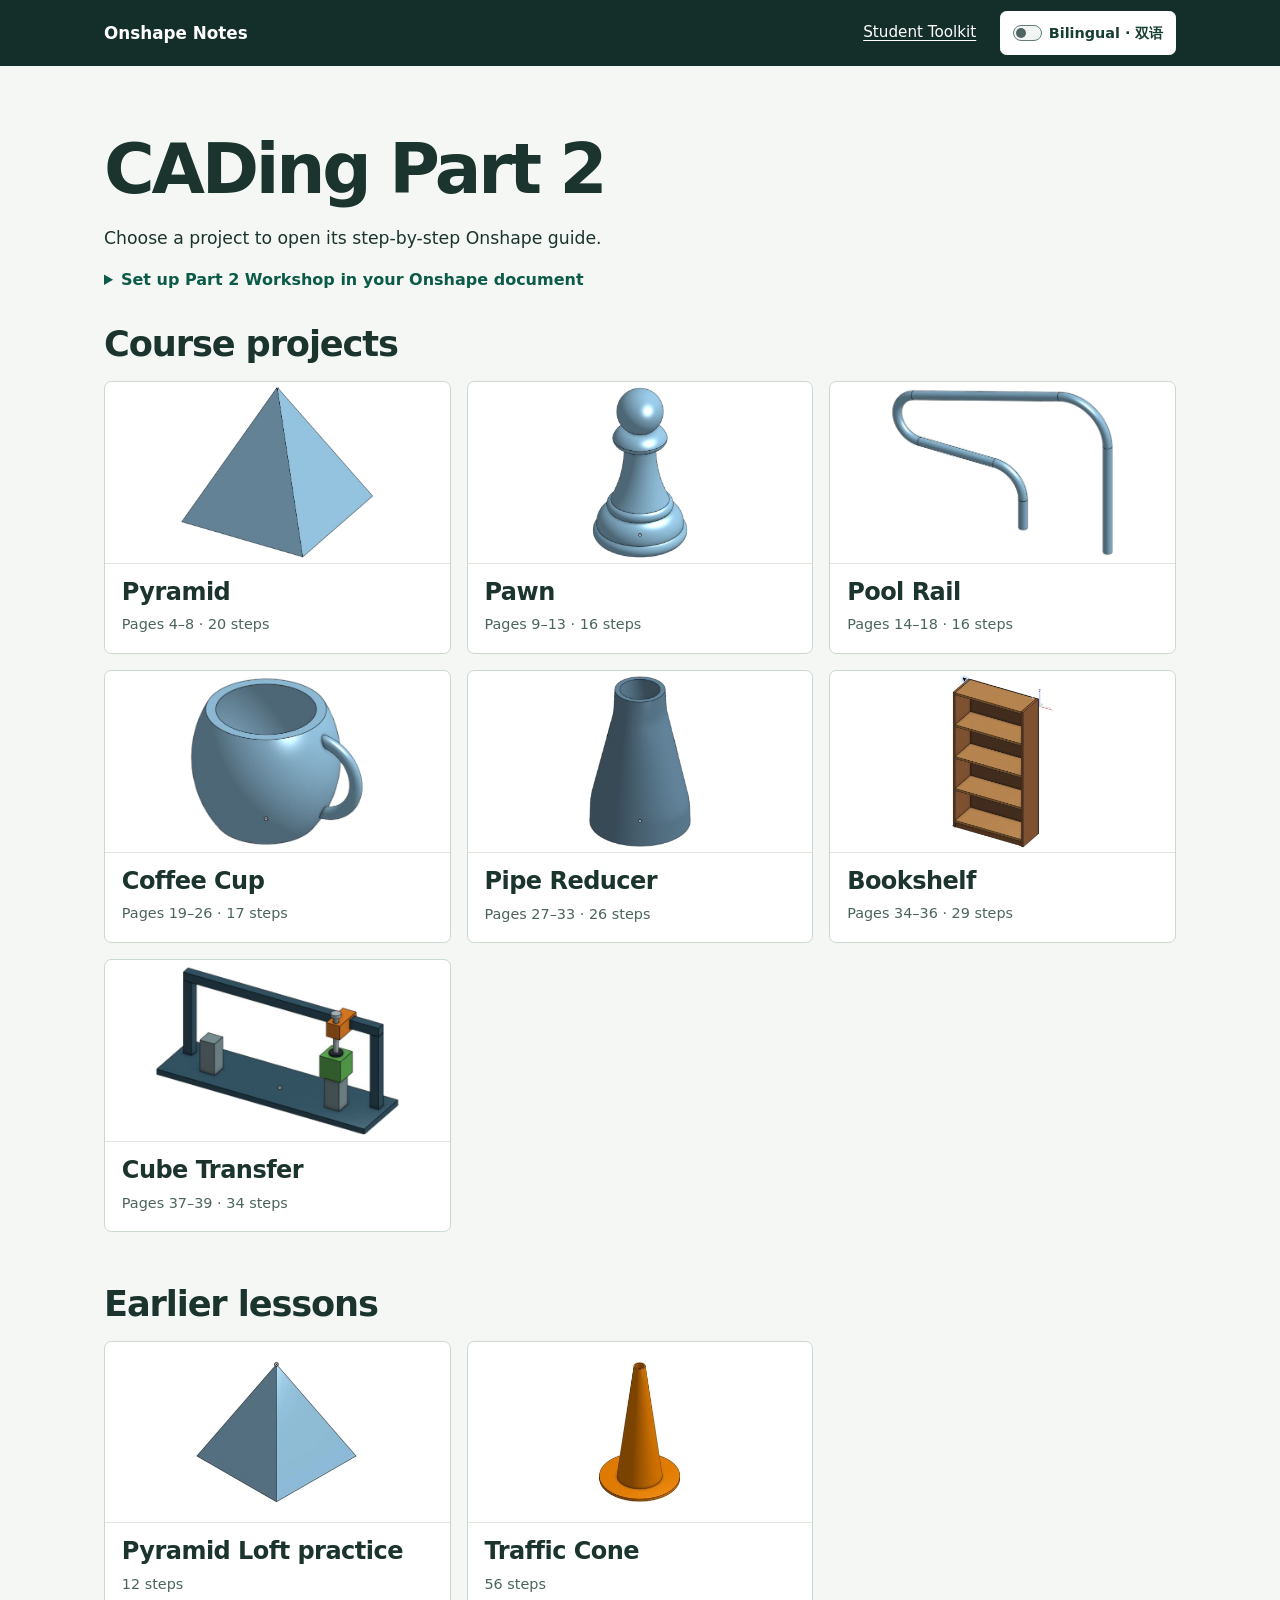
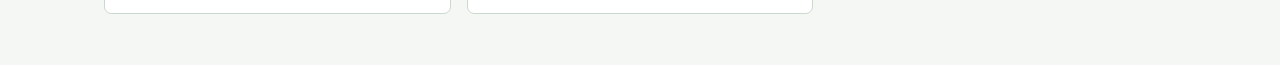
<file: index.html>
<!doctype html>
<html lang="en"><head><meta charset="utf-8"><meta name="viewport" content="width=device-width,initial-scale=1">
<meta name="theme-color" content="#142e29"><title>CADing Part 2 | Onshape Notes</title>
<link rel="stylesheet" href="part2.css"><link rel="stylesheet" href="language.css">
<script defer src="language.js"></script><script>
  function openLegacyPyramidStep() {
    if (/^#step-(0[1-9]|1[0-2])$/.test(location.hash)) {
      location.replace('pyramid/' + location.search + location.hash);
    }
  }
  openLegacyPyramidStep();
  window.addEventListener('hashchange', openLegacyPyramidStep);
</script></head>
<body><header class="mast"><div class="wrap"><a href="./" class="brand">Onshape Notes<span class="zh" lang="zh-CN">Onshape 笔记</span></a>
<nav class="utility" aria-label="Site navigation"><a href="student-toolkit/">Student Toolkit<span class="zh" lang="zh-CN">学生工具包</span></a><button id="bilingual-toggle" type="button" aria-pressed="false" hidden><span class="track" aria-hidden="true"></span><span>Bilingual · <span lang="zh-CN">双语</span></span></button></nav></div></header>
<main class="wrap"><header class="heading"><h1>CADing Part 2<span class="zh" lang="zh-CN">CAD 建模 第二部分</span></h1>
<p class="intro">Choose a project to open its step-by-step Onshape guide.<span class="zh" lang="zh-CN">选择一个项目，打开对应的 Onshape 分步教程。</span></p>
<details class="workshop-setup"><summary>Set up Part 2 Workshop in your Onshape document<span class="zh" lang="zh-CN">在自己的 Onshape 文档中添加 Part 2 Workshop</span></summary><ol><li><a download href="Part%202%20Workshop.fs.txt">Download the workshop FeatureScript<span class="zh" lang="zh-CN">下载 Workshop 的 FeatureScript 源码</span></a></li><li>Open the downloaded text file and copy its entire contents. In your Onshape practice document, click the + at the bottom left, then click Create Feature Studio.<span class="zh" lang="zh-CN">打开下载的文本文件，复制全部内容。在自己的 Onshape 练习文档左下角单击 +，再单击 Create Feature Studio。</span></li><li>Click inside the Feature Studio editor, select all the starter code, and paste the copied text. Click Commit. Open a Part Studio in the same document and click Custom features in this workspace at the right end of the toolbar. Part 2 Workshop should appear in the list.<span class="zh" lang="zh-CN">单击 Feature Studio 编辑区，全选初始代码，粘贴复制的文本，再单击 Commit。打开同一文档中的 Part Studio，单击工具栏右端的 Custom features in this workspace，列表中应出现 Part 2 Workshop。</span></li></ol></details></header>
<section class="directory"><h2 class="section-title">Course projects<span class="zh" lang="zh-CN">课程项目</span></h2><div class="grid"><a class="card" href="p2-pyramid/"><img src="workshop-media/pyramid/model.png" width="680" height="358" alt="" loading="lazy"><div class="card-copy">
<h3>Pyramid<span class="zh" lang="zh-CN">四棱锥</span></h3><p class="meta">Pages 4–8 · 20 steps<span class="zh" lang="zh-CN">第 4–8 页 · 20 步</span></p></div></a><a class="card" href="p2-pawn/"><img src="workshop-media/pawn/model.png" width="680" height="358" alt="" loading="lazy"><div class="card-copy">
<h3>Pawn<span class="zh" lang="zh-CN">国际象棋兵</span></h3><p class="meta">Pages 9–13 · 16 steps<span class="zh" lang="zh-CN">第 9–13 页 · 16 步</span></p></div></a><a class="card" href="p2-pool-rail/"><img src="workshop-media/pool-rail/model.png" width="680" height="358" alt="" loading="lazy"><div class="card-copy">
<h3>Pool Rail<span class="zh" lang="zh-CN">泳池扶手</span></h3><p class="meta">Pages 14–18 · 16 steps<span class="zh" lang="zh-CN">第 14–18 页 · 16 步</span></p></div></a><a class="card" href="p2-coffee-cup/"><img src="workshop-media/coffee-cup/model.png" width="680" height="358" alt="" loading="lazy"><div class="card-copy">
<h3>Coffee Cup<span class="zh" lang="zh-CN">咖啡杯</span></h3><p class="meta">Pages 19–26 · 17 steps<span class="zh" lang="zh-CN">第 19–26 页 · 17 步</span></p></div></a><a class="card" href="p2-pipe-reducer/"><img src="workshop-media/pipe-reducer/model.png" width="680" height="358" alt="" loading="lazy"><div class="card-copy">
<h3>Pipe Reducer<span class="zh" lang="zh-CN">异径管</span></h3><p class="meta">Pages 27–33 · 26 steps<span class="zh" lang="zh-CN">第 27–33 页 · 26 步</span></p></div></a><a class="card" href="p2-bookshelf/"><img src="workshop-media/bookshelf/model.png" width="680" height="358" alt="" loading="lazy"><div class="card-copy">
<h3>Bookshelf<span class="zh" lang="zh-CN">书架</span></h3><p class="meta">Pages 34–36 · 29 steps<span class="zh" lang="zh-CN">第 34–36 页 · 29 步</span></p></div></a><a class="card" href="p2-cube-transfer/"><img src="workshop-media/cube-transfer/model.png" width="680" height="358" alt="" loading="lazy"><div class="card-copy">
<h3>Cube Transfer<span class="zh" lang="zh-CN">方块搬运机构</span></h3><p class="meta">Pages 37–39 · 34 steps<span class="zh" lang="zh-CN">第 37–39 页 · 34 步</span></p></div></a></div></section>
<section class="directory"><h2 class="section-title">Earlier lessons<span class="zh" lang="zh-CN">以往课程</span></h2><div class="grid"><a class="card" href="pyramid/"><img src="previews/pyramid.webp" width="680" height="358" alt="" loading="lazy"><div class="card-copy">
<h3>Pyramid Loft practice<span class="zh" lang="zh-CN">四棱锥放样练习</span></h3><p class="meta">12 steps<span class="zh" lang="zh-CN">12 步</span></p></div></a><a class="card" href="traffic-cone/"><img src="previews/traffic-cone.webp" width="680" height="358" alt="" loading="lazy"><div class="card-copy">
<h3>Traffic Cone<span class="zh" lang="zh-CN">交通锥</span></h3><p class="meta">56 steps<span class="zh" lang="zh-CN">56 步</span></p></div></a></div></section></main></body></html>
</file>
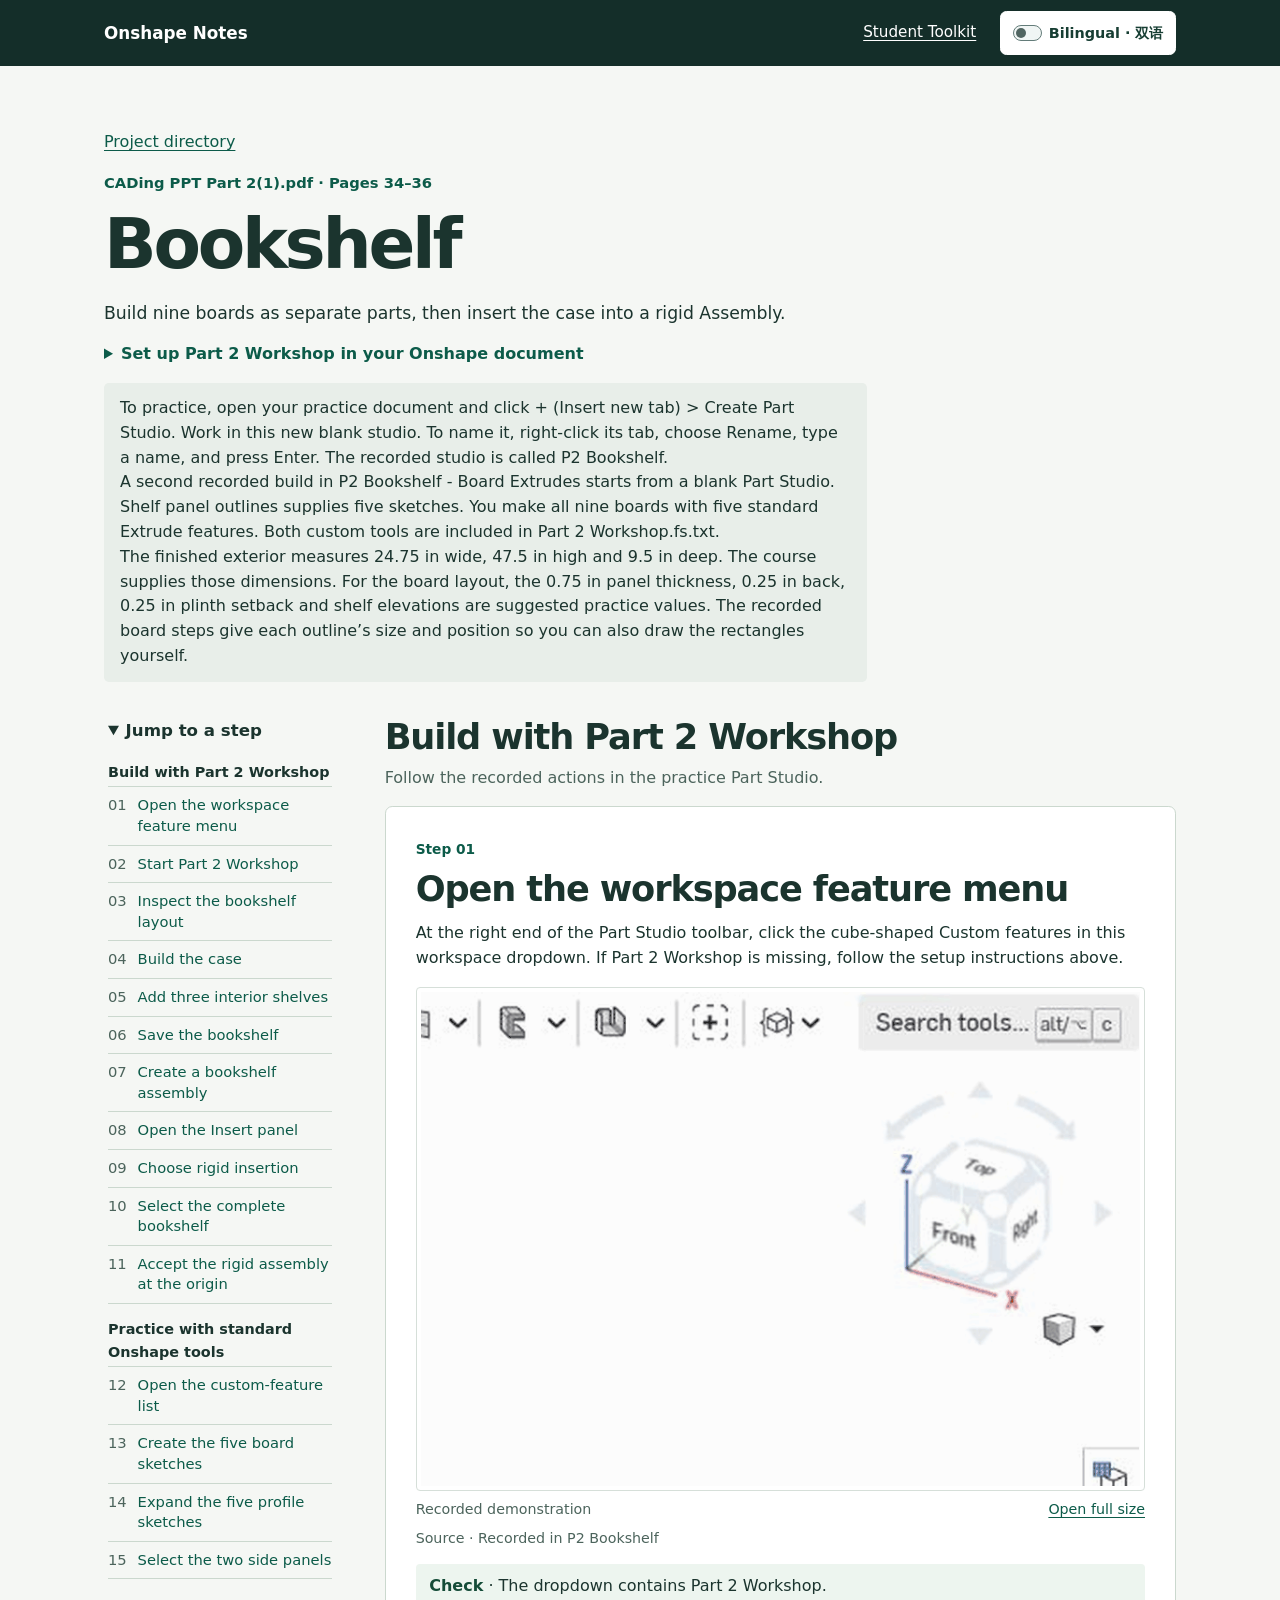
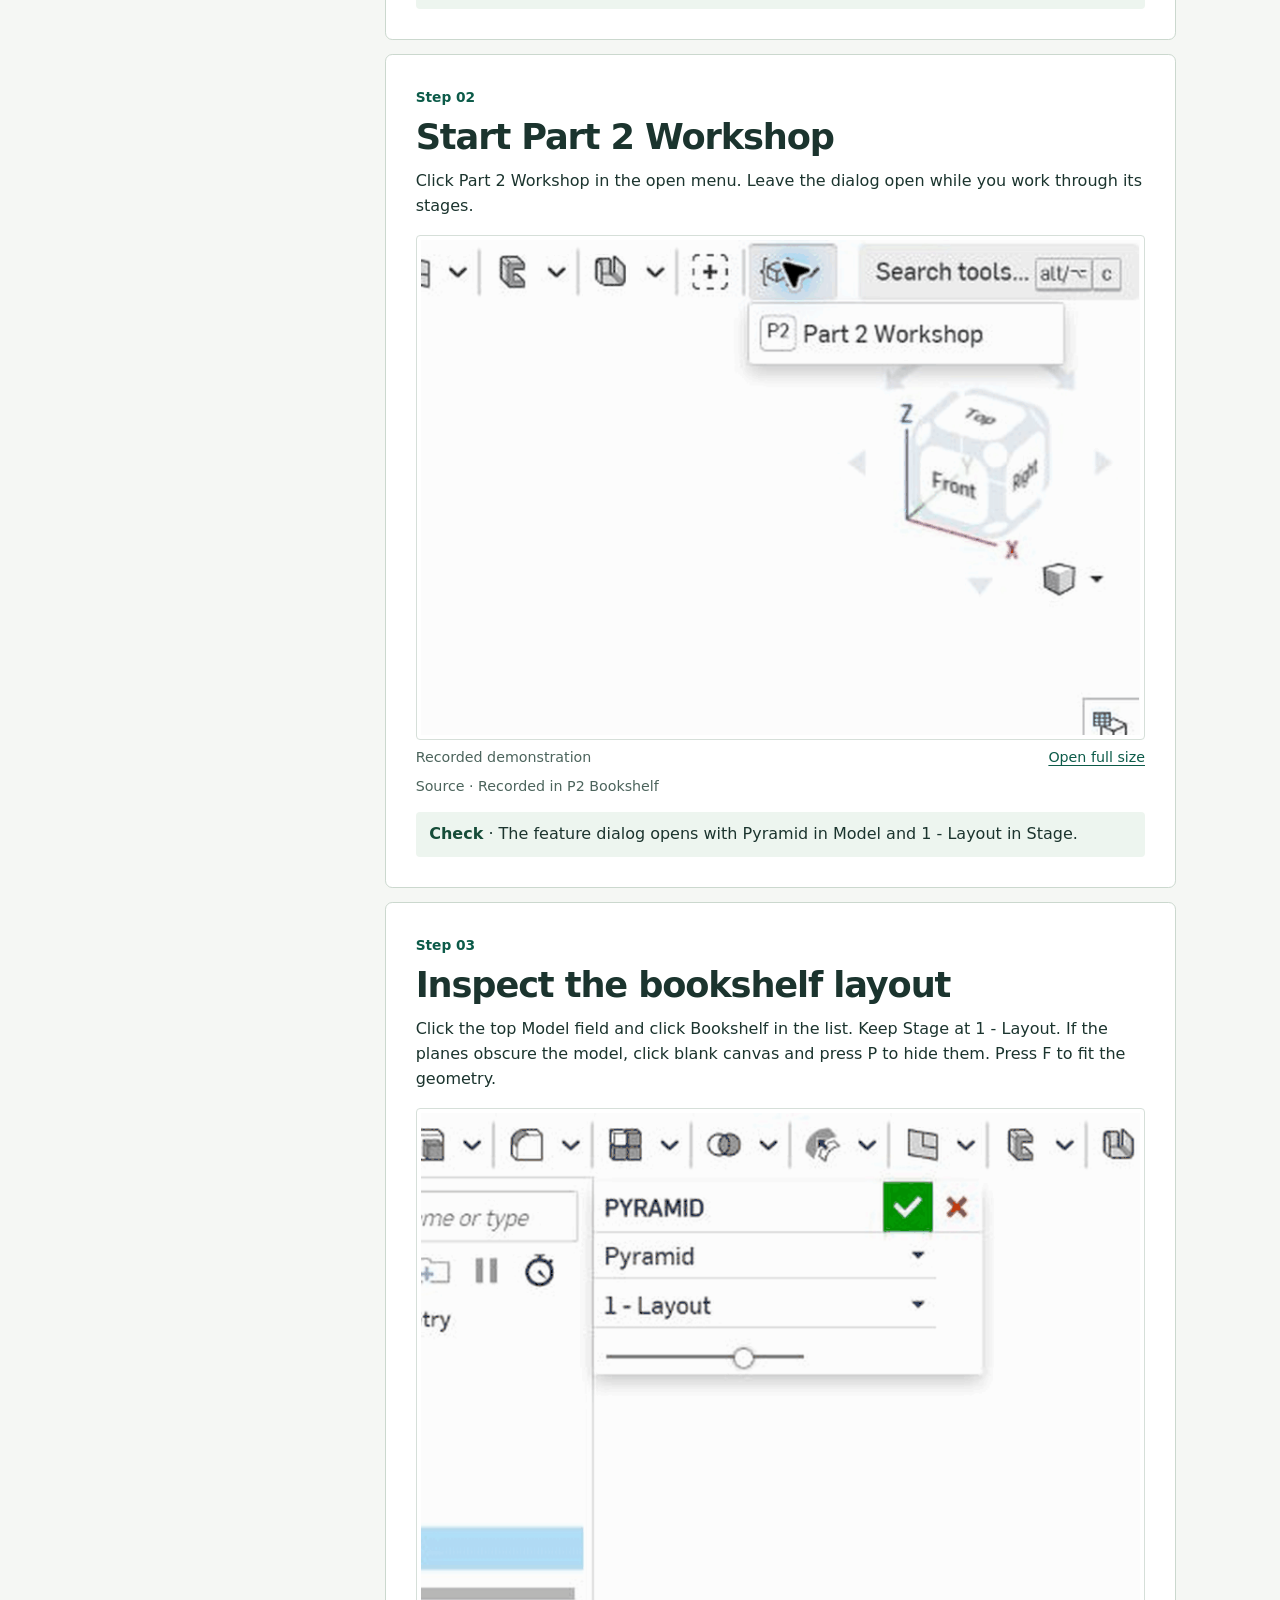
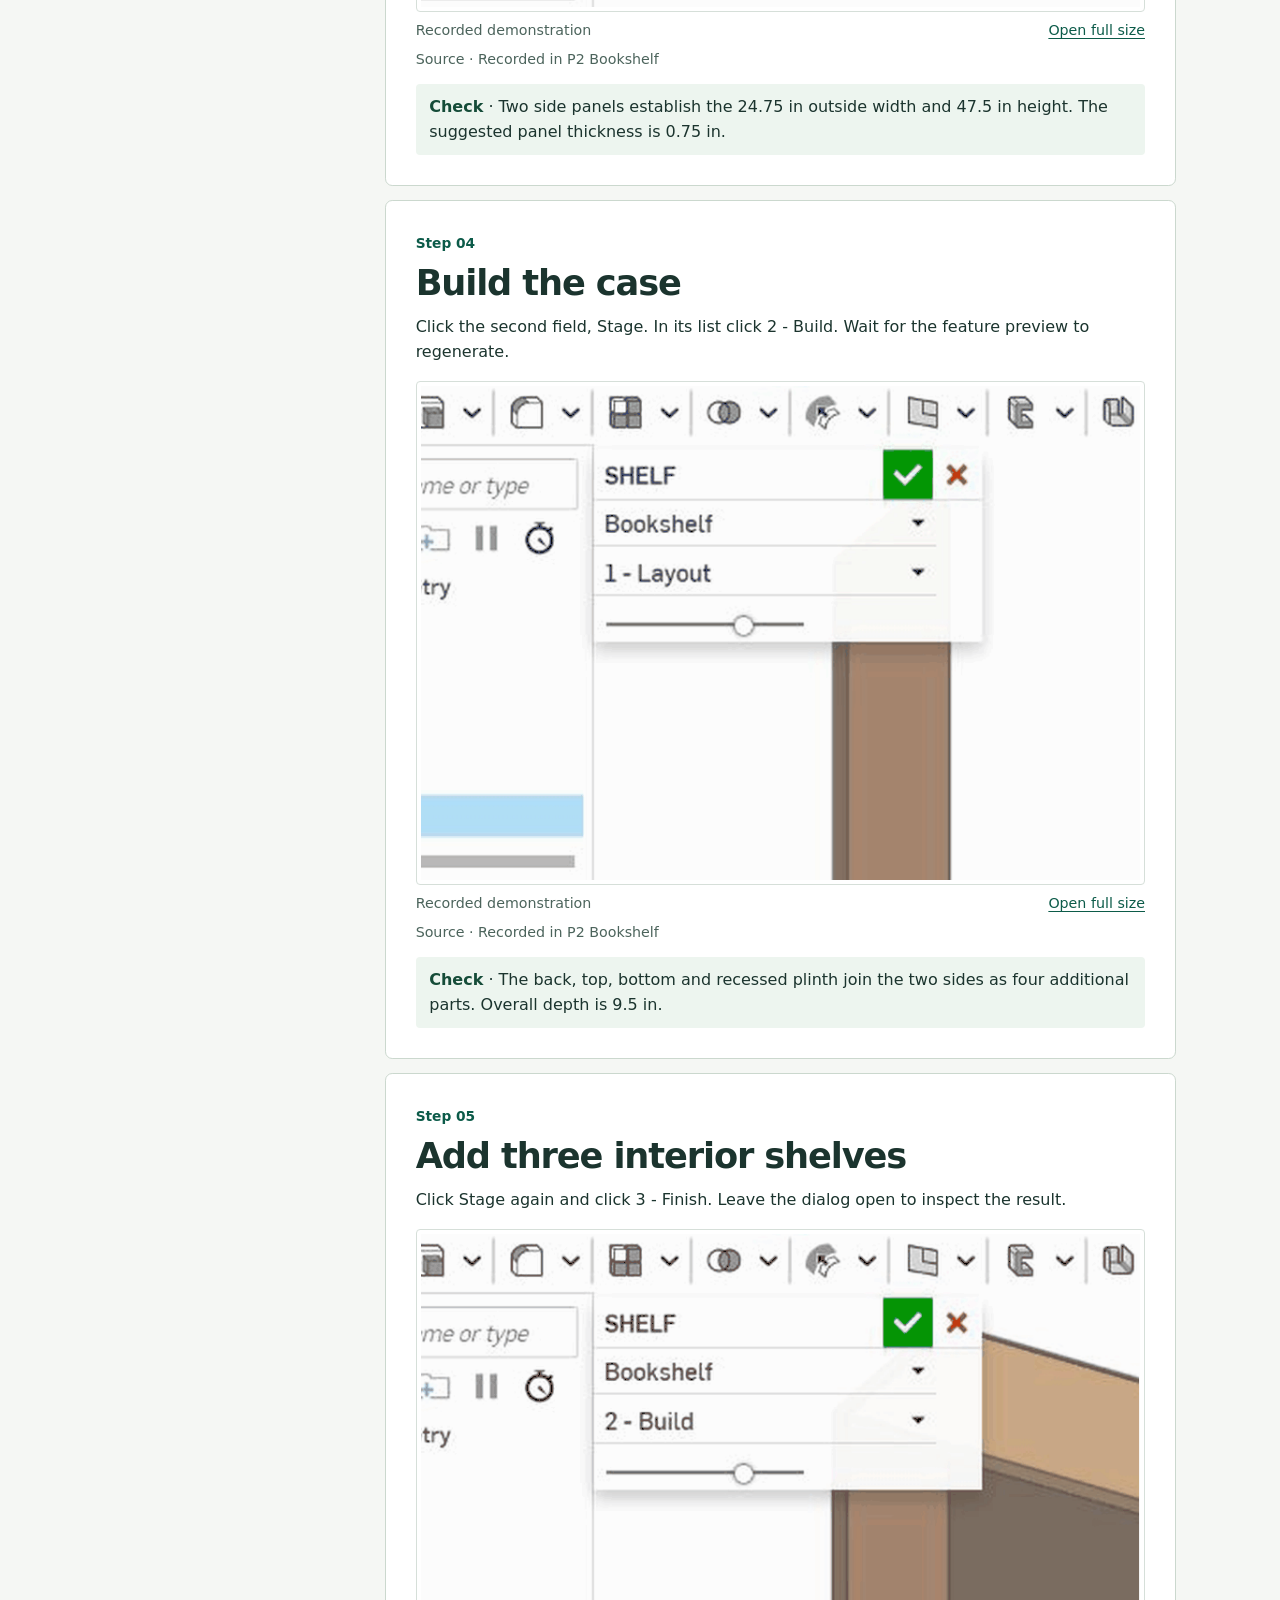
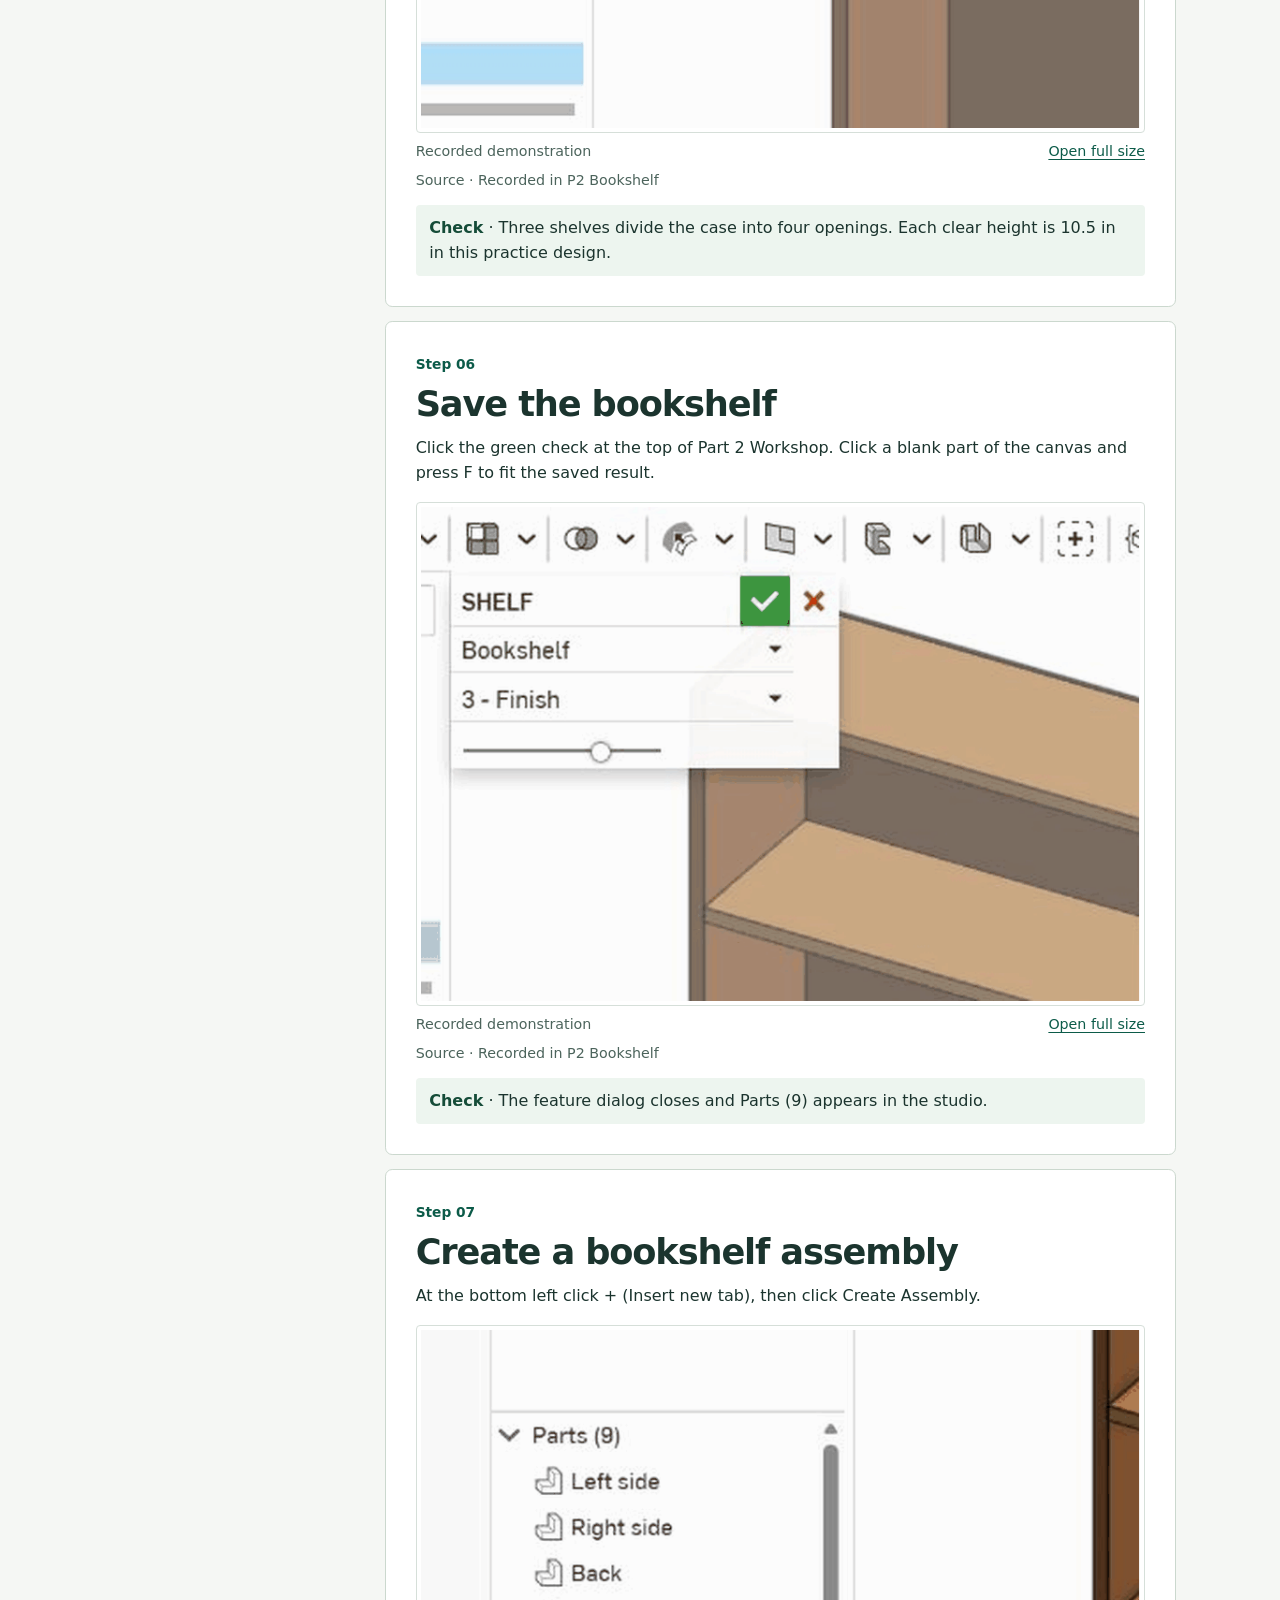
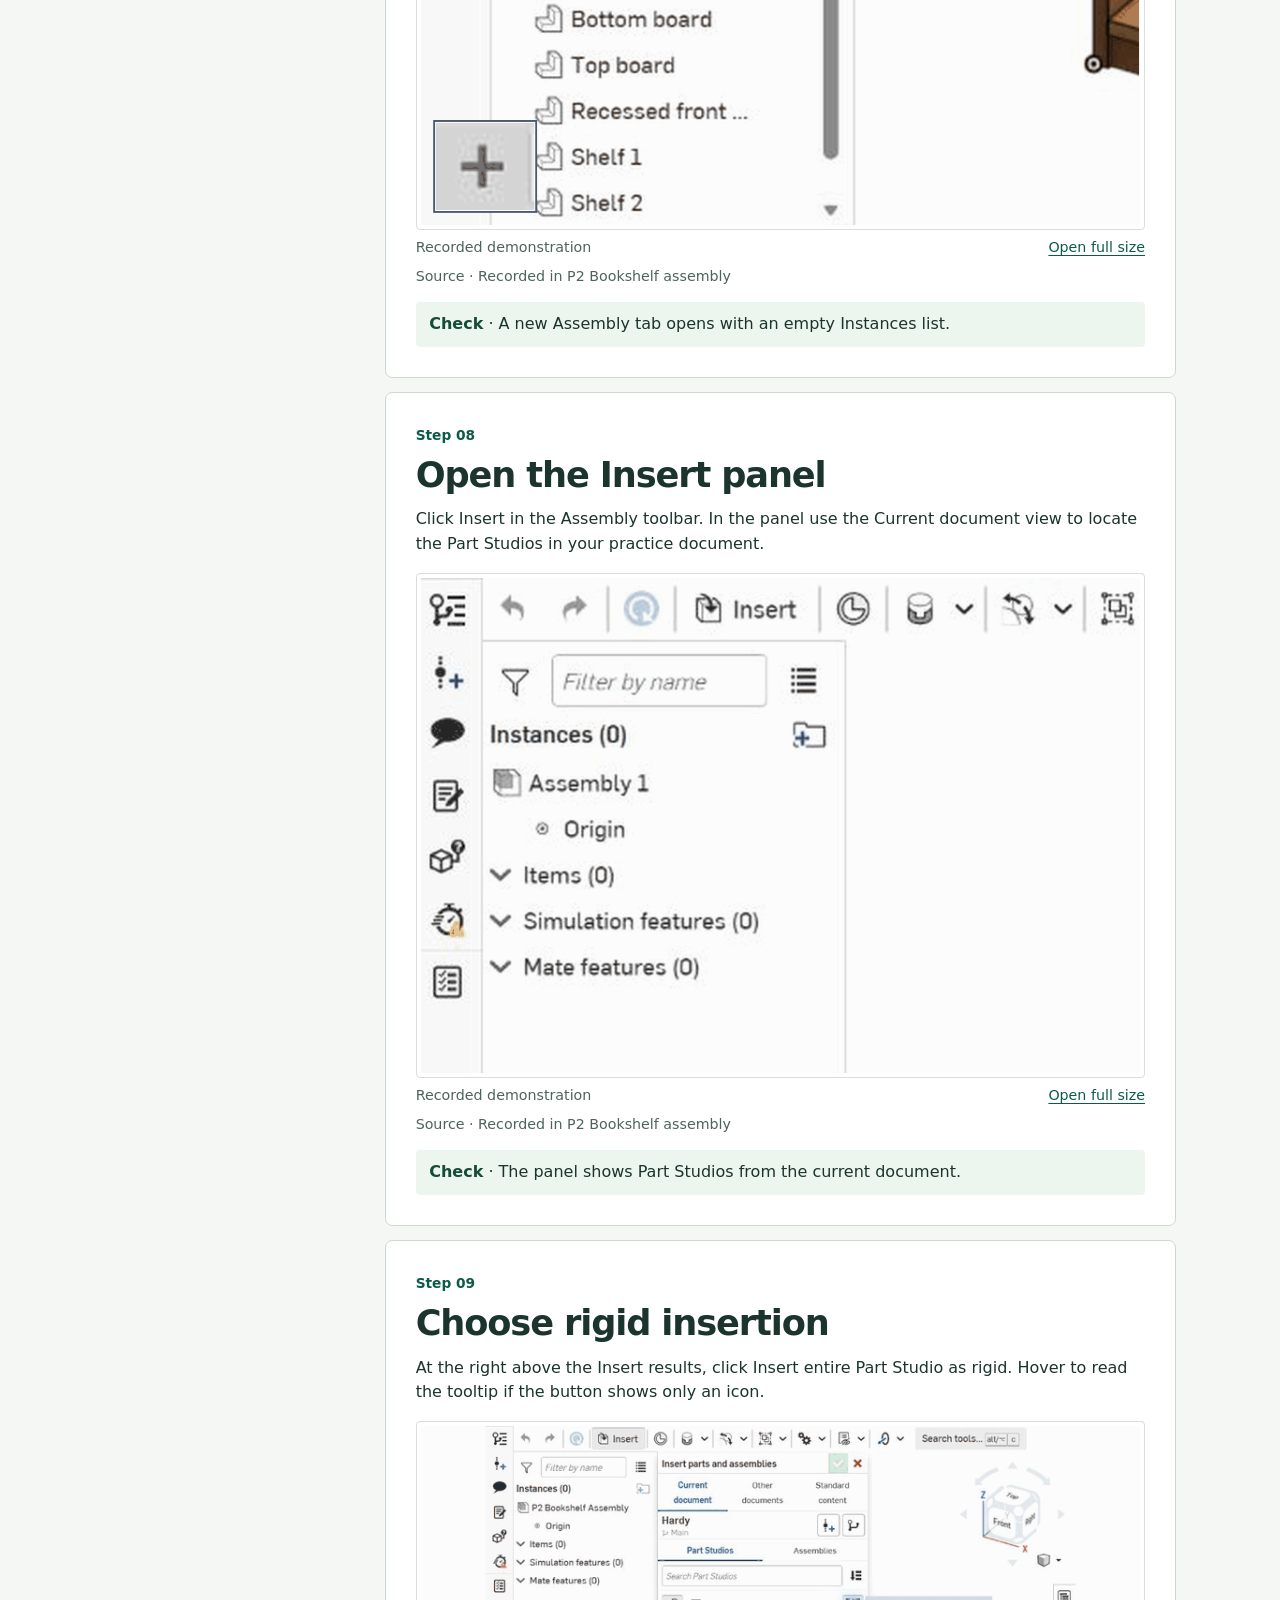
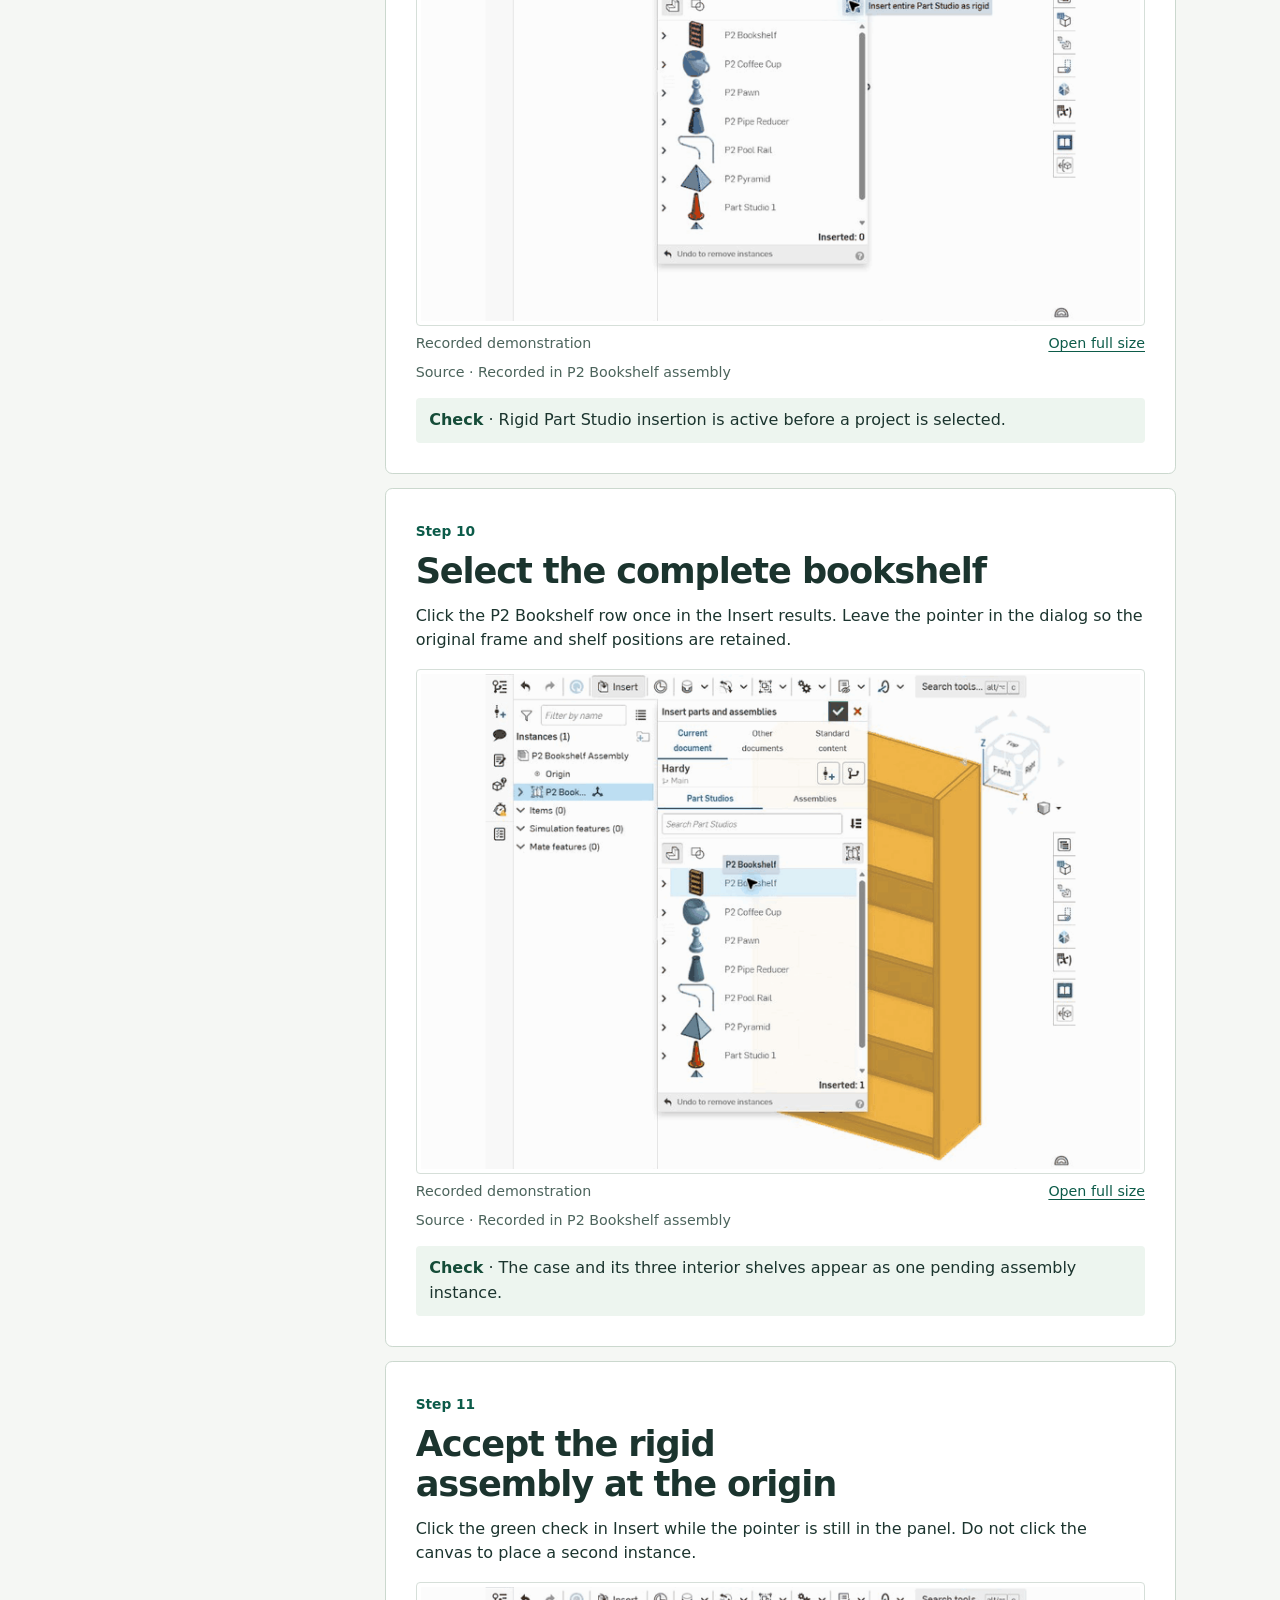
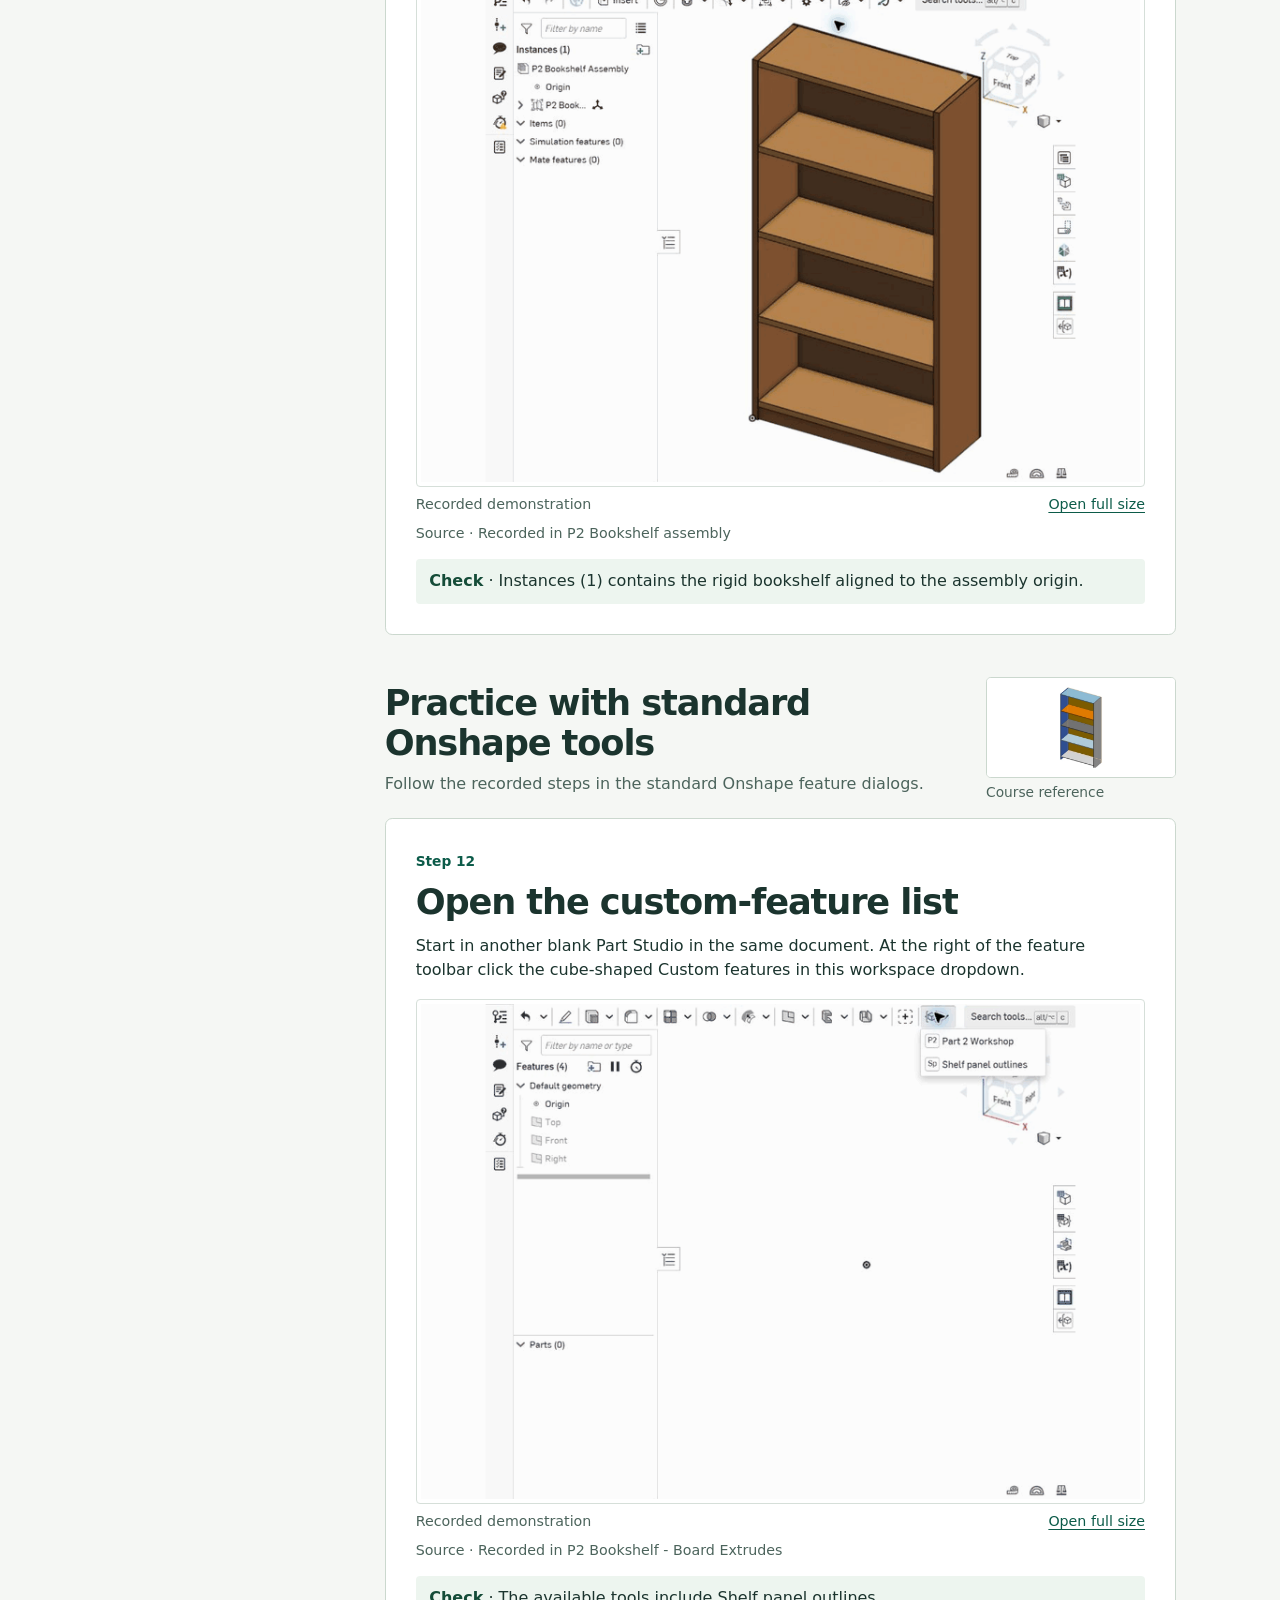
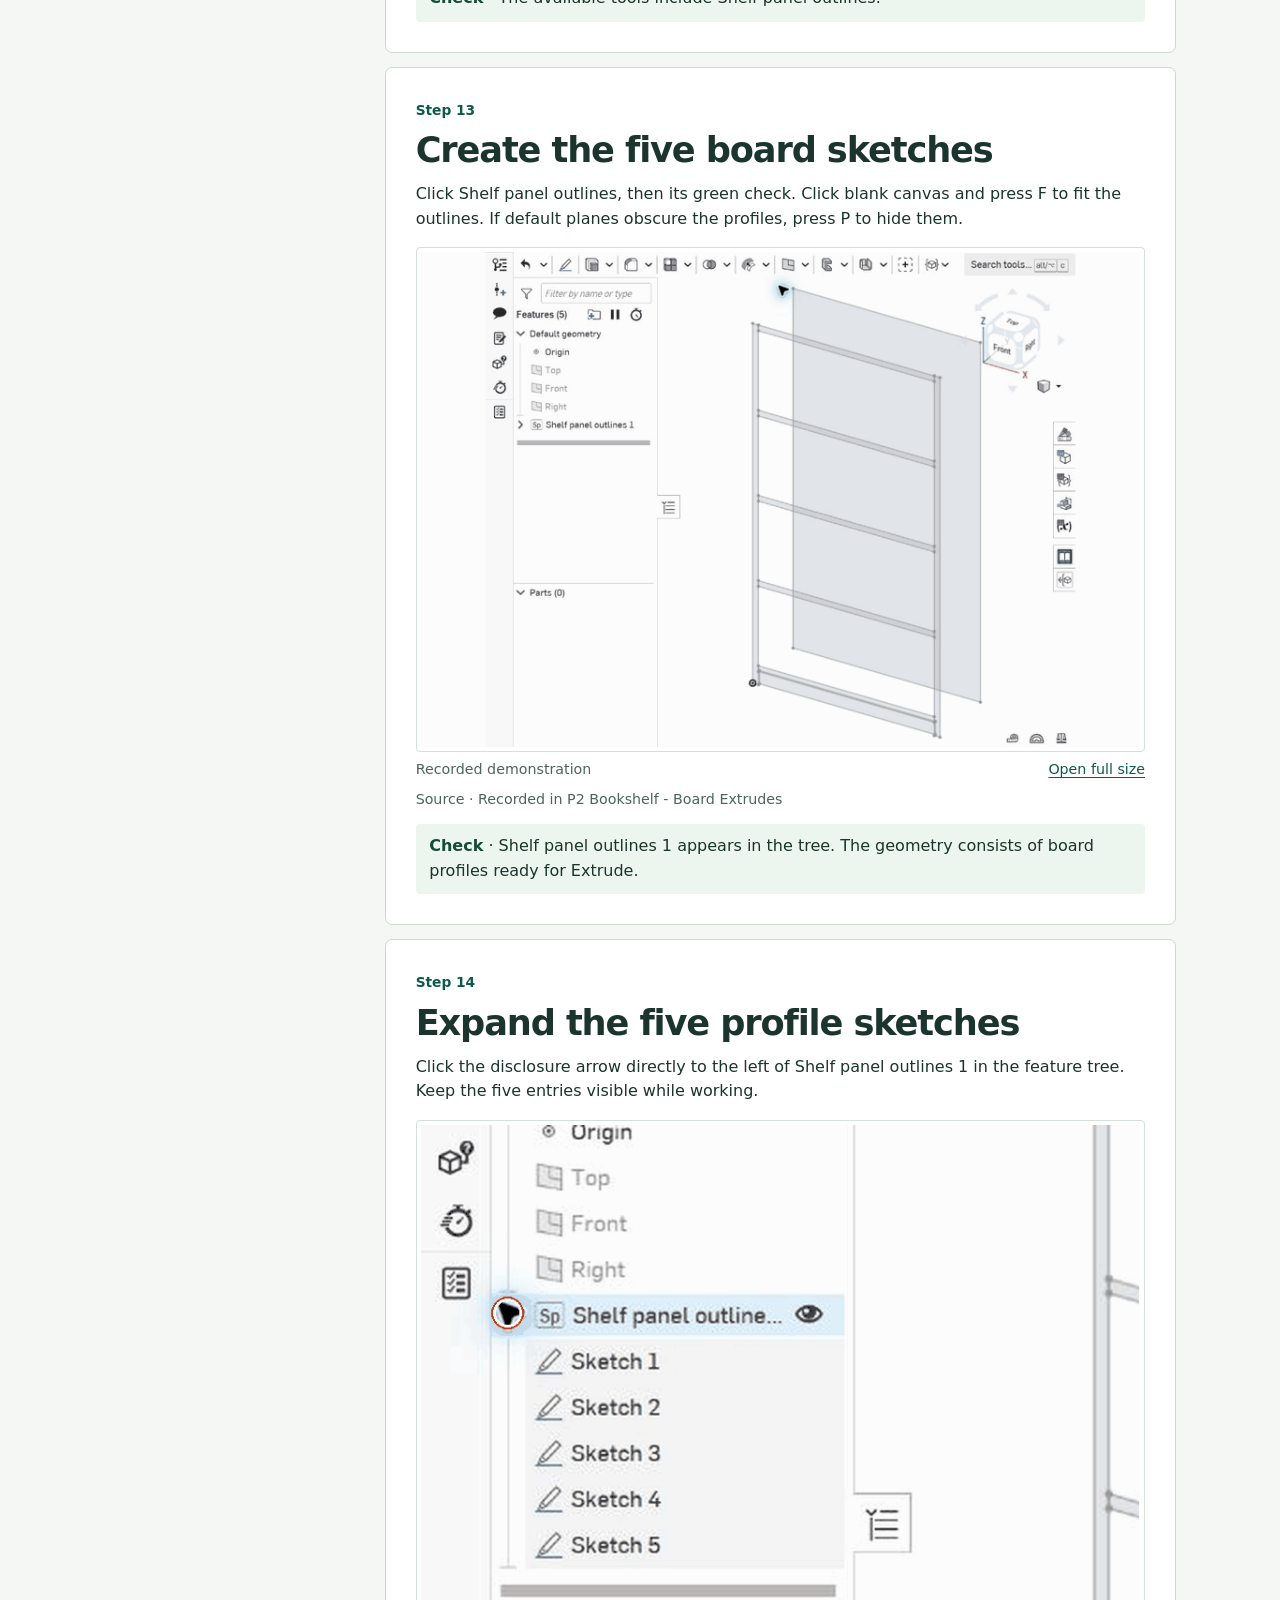
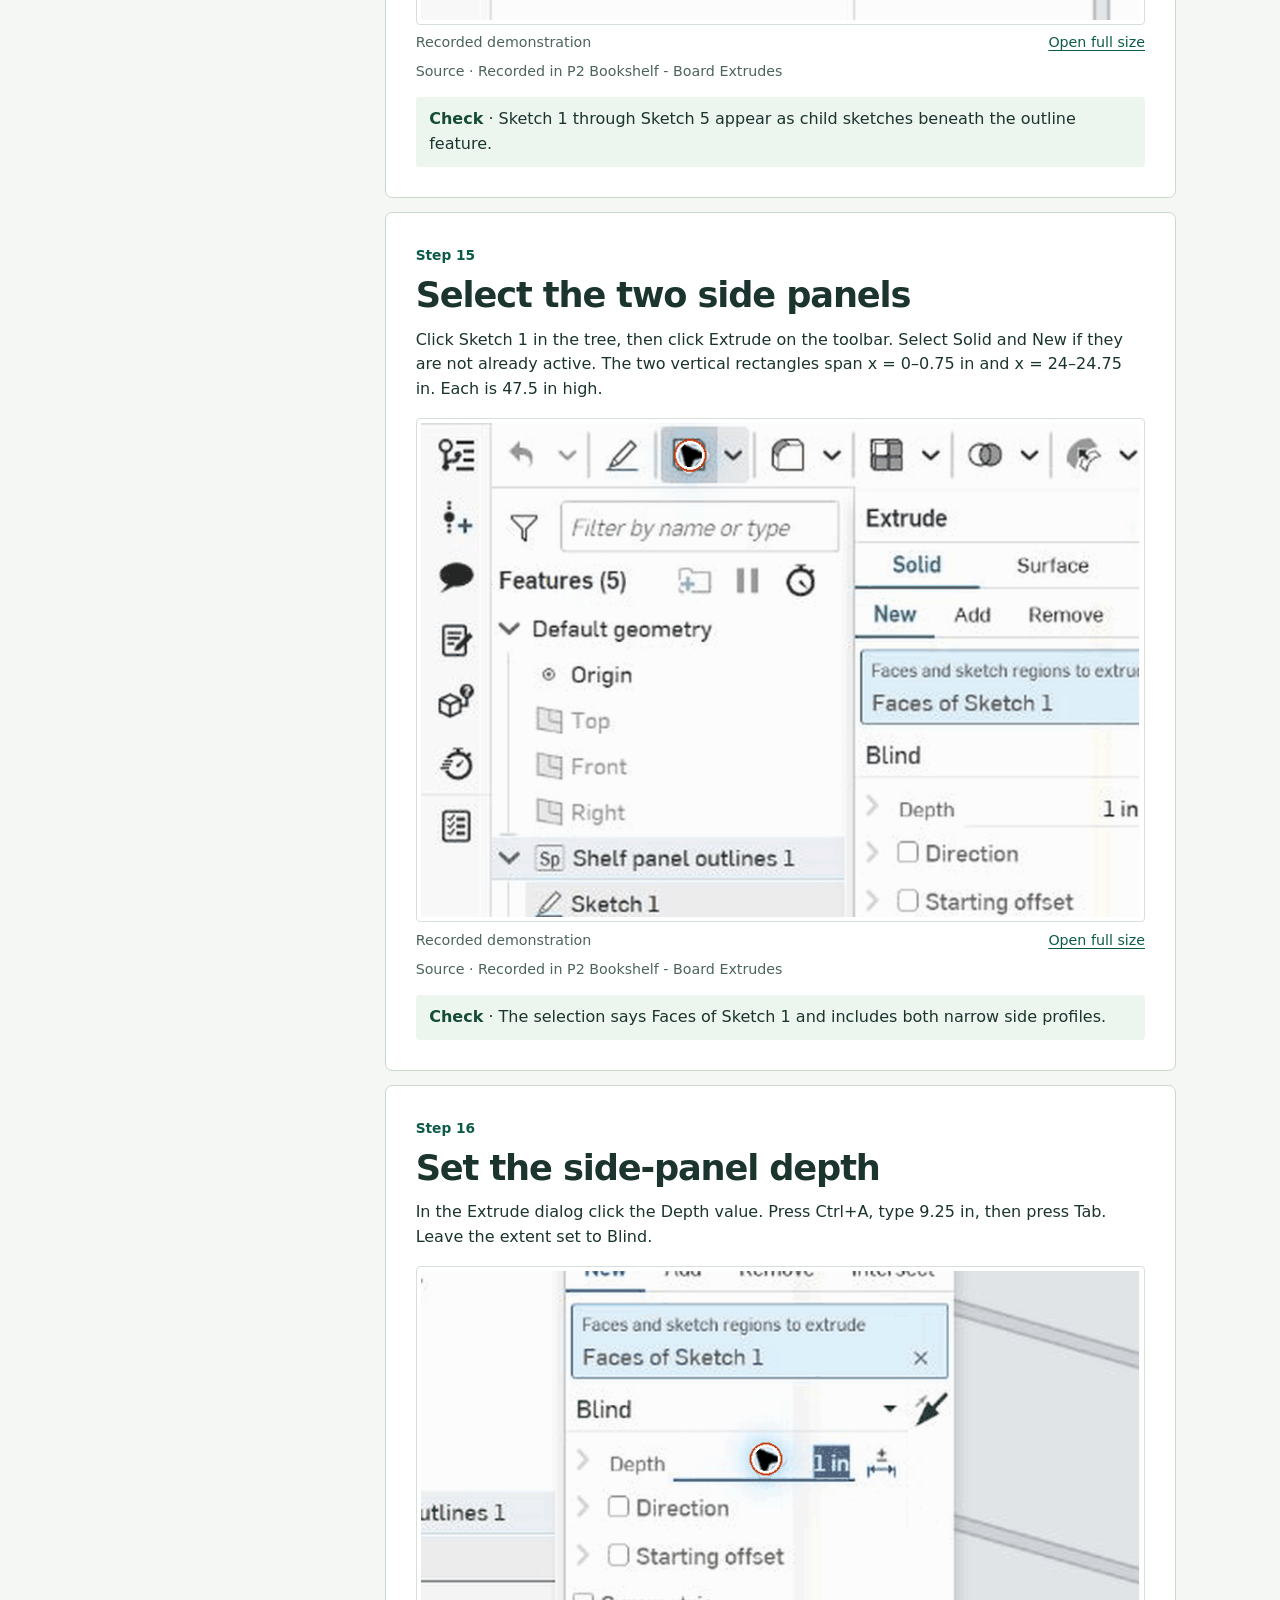
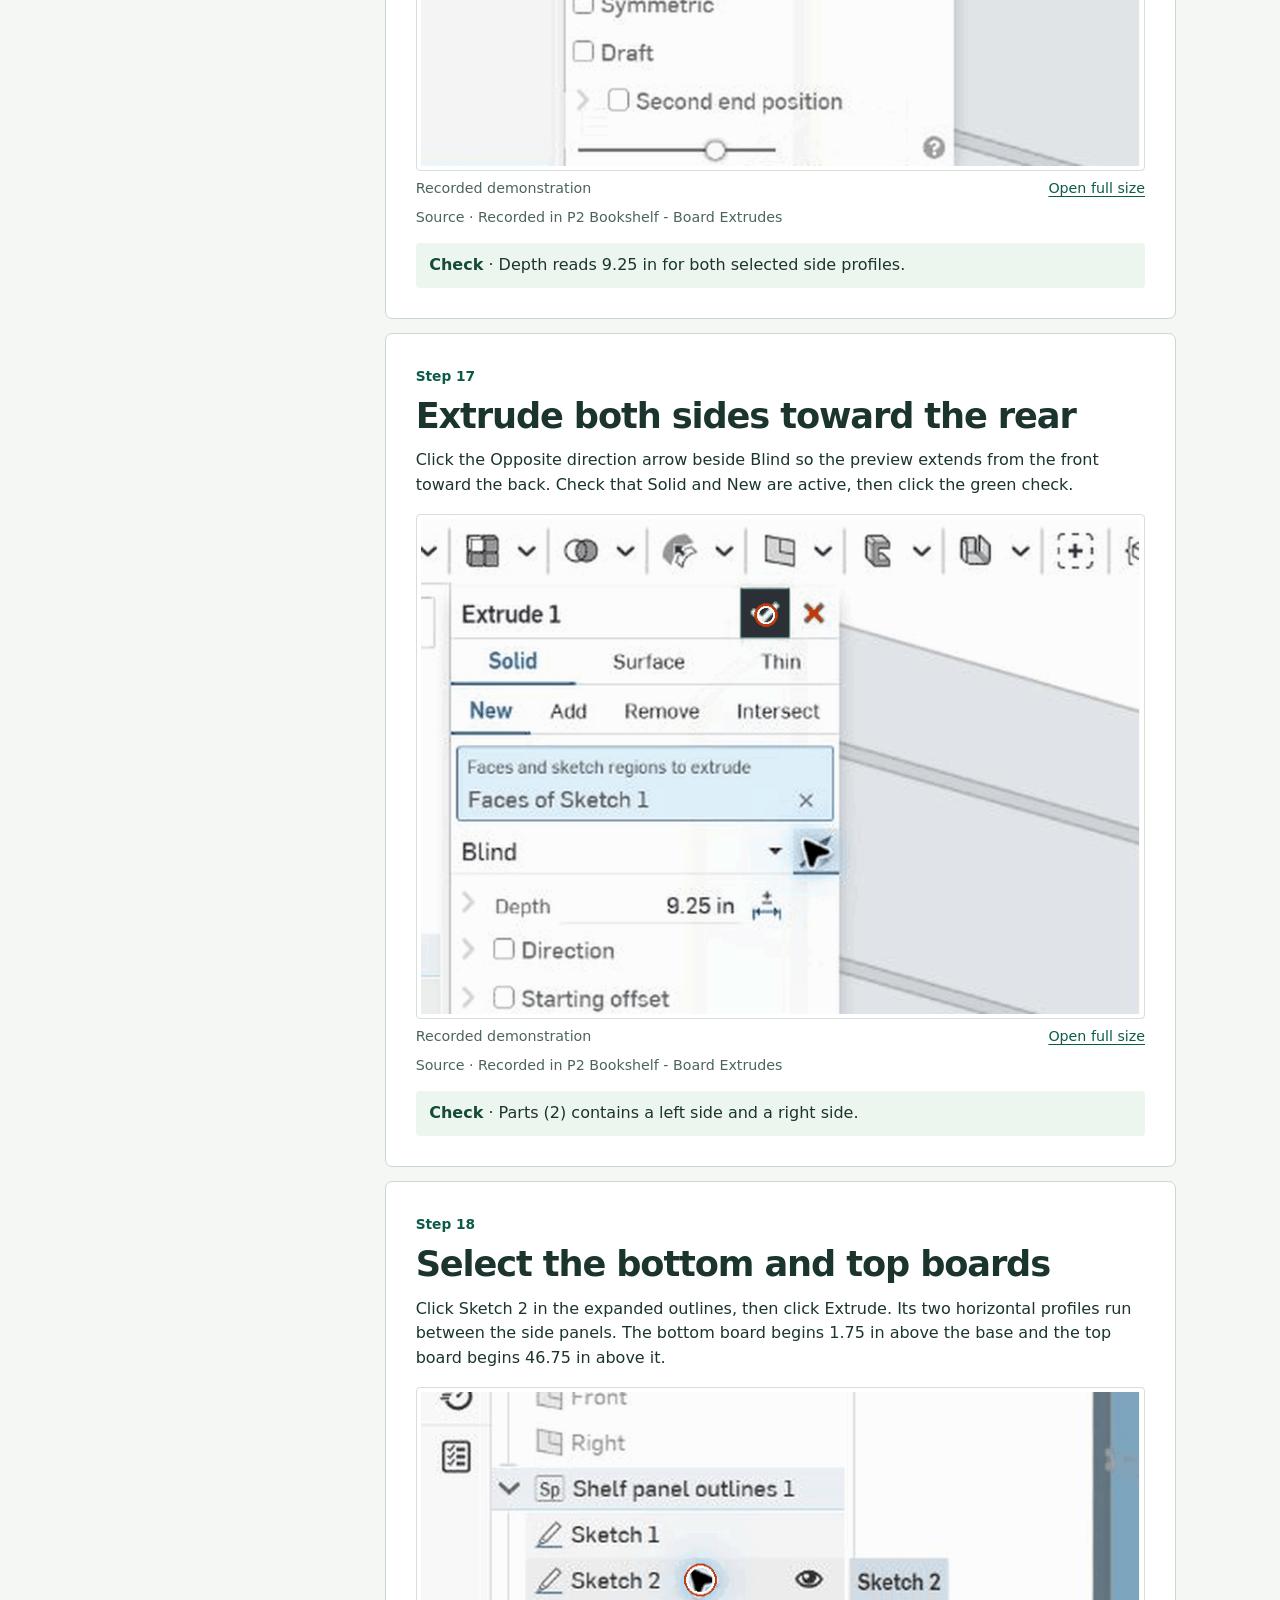
<file: p2-bookshelf/index.html>
<!doctype html>
<html lang="en"><head><meta charset="utf-8"><meta name="viewport" content="width=device-width,initial-scale=1">
<meta name="theme-color" content="#142e29"><title>Bookshelf | Onshape Notes</title>
<link rel="stylesheet" href="../part2.css"><link rel="stylesheet" href="../language.css">
<script defer src="../language.js"></script></head>
<body><header class="mast"><div class="wrap"><a href="../" class="brand">Onshape Notes<span class="zh" lang="zh-CN">Onshape 笔记</span></a>
<nav class="utility" aria-label="Site navigation"><a href="../student-toolkit/">Student Toolkit<span class="zh" lang="zh-CN">学生工具包</span></a><button id="bilingual-toggle" type="button" aria-pressed="false" hidden><span class="track" aria-hidden="true"></span><span>Bilingual · <span lang="zh-CN">双语</span></span></button></nav></div></header>
<main class="wrap"><header class="heading"><a class="back" href="../">Project directory<span class="zh" lang="zh-CN">项目目录</span></a>
<p class="kicker">CADing PPT Part 2(1).pdf · Pages 34–36<span class="zh" lang="zh-CN">CADing PPT Part 2(1).pdf · 第 34–36 页</span></p>
<h1>Bookshelf<span class="zh" lang="zh-CN">书架</span></h1><p class="intro">Build nine boards as separate parts, then insert the case into a rigid Assembly.<span class="zh" lang="zh-CN">将九块板件建为独立零件，再把柜体作为刚性组件插入 Assembly。</span></p><details class="workshop-setup"><summary>Set up Part 2 Workshop in your Onshape document<span class="zh" lang="zh-CN">在自己的 Onshape 文档中添加 Part 2 Workshop</span></summary><ol><li><a download href="../Part%202%20Workshop.fs.txt">Download the workshop FeatureScript<span class="zh" lang="zh-CN">下载 Workshop 的 FeatureScript 源码</span></a></li><li>Open the downloaded text file and copy its entire contents. In your Onshape practice document, click the + at the bottom left, then click Create Feature Studio.<span class="zh" lang="zh-CN">打开下载的文本文件，复制全部内容。在自己的 Onshape 练习文档左下角单击 +，再单击 Create Feature Studio。</span></li><li>Click inside the Feature Studio editor, select all the starter code, and paste the copied text. Click Commit. Open a Part Studio in the same document and click Custom features in this workspace at the right end of the toolbar. Part 2 Workshop should appear in the list.<span class="zh" lang="zh-CN">单击 Feature Studio 编辑区，全选初始代码，粘贴复制的文本，再单击 Commit。打开同一文档中的 Part Studio，单击工具栏右端的 Custom features in this workspace，列表中应出现 Part 2 Workshop。</span></li></ol></details><div class="notes"><p>To practice, open your practice document and click + (Insert new tab) &gt; Create Part Studio. Work in this new blank studio. To name it, right-click its tab, choose Rename, type a name, and press Enter. The recorded studio is called P2 Bookshelf.<span class="zh" lang="zh-CN">练习时打开自己的练习文档，单击 +（Insert new tab）&gt; Create Part Studio，在新建的空白工作室中操作。若要命名，右键单击标签，选择 Rename，输入名称后按 Enter。录像中的工作室名为 P2 Bookshelf。</span></p><p>A second recorded build in P2 Bookshelf - Board Extrudes starts from a blank Part Studio. Shelf panel outlines supplies five sketches. You make all nine boards with five standard Extrude features. Both custom tools are included in Part 2 Workshop.fs.txt.<span class="zh" lang="zh-CN">第二次录制在 P2 Bookshelf - Board Extrudes 的空白工作室开始。Shelf panel outlines 提供五幅草图，你用五项标准 Extrude 制作全部九块板。两个自定义工具均包含在 Part 2 Workshop.fs.txt 中。</span></p><p>The finished exterior measures 24.75 in wide, 47.5 in high and 9.5 in deep. The course supplies those dimensions. For the board layout, the 0.75 in panel thickness, 0.25 in back, 0.25 in plinth setback and shelf elevations are suggested practice values. The recorded board steps give each outline’s size and position so you can also draw the rectangles yourself.<span class="zh" lang="zh-CN">成品外宽 24.75 in、总高 47.5 in、总深 9.5 in，这三项来自课件。板件布局中的 0.75 in 板厚、0.25 in 背板厚、0.25 in 踢脚板内缩量及层板高度均为建议练习值。下方录制步骤给出每组轮廓的尺寸与位置，也可据此自行绘制矩形。</span></p></div></header>
<div class="layout"><details class="step-nav" open><summary>Jump to a step<span class="zh" lang="zh-CN">跳转到步骤</span></summary>
<nav aria-label="Steps"><ol><li class="route-label">Build with Part 2 Workshop<span class="zh" lang="zh-CN">使用 Part 2 Workshop 建模</span></li><li><a href="#step-01"><span class="index">01</span><span>Open the workspace feature menu<span class="zh" lang="zh-CN">打开工作区自定义特征菜单</span></span></a></li><li><a href="#step-02"><span class="index">02</span><span>Start Part 2 Workshop<span class="zh" lang="zh-CN">启动 Part 2 Workshop</span></span></a></li><li><a href="#step-03"><span class="index">03</span><span>Inspect the bookshelf layout<span class="zh" lang="zh-CN">查看书架布局</span></span></a></li><li><a href="#step-04"><span class="index">04</span><span>Build the case<span class="zh" lang="zh-CN">生成柜体框架</span></span></a></li><li><a href="#step-05"><span class="index">05</span><span>Add three interior shelves<span class="zh" lang="zh-CN">加入三块中间层板</span></span></a></li><li><a href="#step-06"><span class="index">06</span><span>Save the bookshelf<span class="zh" lang="zh-CN">保存书架</span></span></a></li><li><a href="#step-07"><span class="index">07</span><span>Create a bookshelf assembly<span class="zh" lang="zh-CN">新建书架装配</span></span></a></li><li><a href="#step-08"><span class="index">08</span><span>Open the Insert panel<span class="zh" lang="zh-CN">打开 Insert 面板</span></span></a></li><li><a href="#step-09"><span class="index">09</span><span>Choose rigid insertion<span class="zh" lang="zh-CN">选择刚性插入</span></span></a></li><li><a href="#step-10"><span class="index">10</span><span>Select the complete bookshelf<span class="zh" lang="zh-CN">选择完整书架</span></span></a></li><li><a href="#step-11"><span class="index">11</span><span>Accept the rigid assembly at the origin<span class="zh" lang="zh-CN">在原点确认刚性装配</span></span></a></li><li class="route-label">Practice with standard Onshape tools<span class="zh" lang="zh-CN">使用 Onshape 标准工具练习</span></li><li><a href="#step-12"><span class="index">12</span><span>Open the custom-feature list<span class="zh" lang="zh-CN">打开自定义特征列表</span></span></a></li><li><a href="#step-13"><span class="index">13</span><span>Create the five board sketches<span class="zh" lang="zh-CN">生成五组板件草图</span></span></a></li><li><a href="#step-14"><span class="index">14</span><span>Expand the five profile sketches<span class="zh" lang="zh-CN">展开五幅截面草图</span></span></a></li><li><a href="#step-15"><span class="index">15</span><span>Select the two side panels<span class="zh" lang="zh-CN">选择左右侧板截面</span></span></a></li><li><a href="#step-16"><span class="index">16</span><span>Set the side-panel depth<span class="zh" lang="zh-CN">设置侧板进深</span></span></a></li><li><a href="#step-17"><span class="index">17</span><span>Extrude both sides toward the rear<span class="zh" lang="zh-CN">向后拉伸两块侧板</span></span></a></li><li><a href="#step-18"><span class="index">18</span><span>Select the bottom and top boards<span class="zh" lang="zh-CN">选择底板和顶板</span></span></a></li><li><a href="#step-19"><span class="index">19</span><span>Set the top and bottom depth<span class="zh" lang="zh-CN">设置顶板与底板进深</span></span></a></li><li><a href="#step-20"><span class="index">20</span><span>Save four separate case boards<span class="zh" lang="zh-CN">保存四块独立柜板</span></span></a></li><li><a href="#step-21"><span class="index">21</span><span>Select the full back profile<span class="zh" lang="zh-CN">选择整块背板截面</span></span></a></li><li><a href="#step-22"><span class="index">22</span><span>Set the back thickness<span class="zh" lang="zh-CN">设置背板厚度</span></span></a></li><li><a href="#step-23"><span class="index">23</span><span>Save the back as a separate board<span class="zh" lang="zh-CN">将背板保存为独立板件</span></span></a></li><li><a href="#step-24"><span class="index">24</span><span>Select the recessed plinth<span class="zh" lang="zh-CN">选择内缩踢脚板</span></span></a></li><li><a href="#step-25"><span class="index">25</span><span>Set the plinth depth<span class="zh" lang="zh-CN">设置踢脚板厚度</span></span></a></li><li><a href="#step-26"><span class="index">26</span><span>Save the recessed plinth<span class="zh" lang="zh-CN">保存内缩踢脚板</span></span></a></li><li><a href="#step-27"><span class="index">27</span><span>Select the three shelves<span class="zh" lang="zh-CN">选择三块层板截面</span></span></a></li><li><a href="#step-28"><span class="index">28</span><span>Set the common shelf depth<span class="zh" lang="zh-CN">设置层板的共同进深</span></span></a></li><li><a href="#step-29"><span class="index">29</span><span>Finish the nine-board case<span class="zh" lang="zh-CN">完成九块板件的书架</span></span></a></li></ol></nav></details><div class="steps"><header class="route-heading"><h2>Build with Part 2 Workshop<span class="zh" lang="zh-CN">使用 Part 2 Workshop 建模</span></h2><p>Follow the recorded actions in the practice Part Studio.<span class="zh" lang="zh-CN">跟随练习 Part Studio 中录制的操作。</span></p></header><article class="step" id="step-01">
<a class="step-id" href="#step-01">Step 01<span class="zh" lang="zh-CN">步骤 01</span></a><h2>Open the workspace feature menu<span class="zh" lang="zh-CN">打开工作区自定义特征菜单</span></h2>
<p class="action">At the right end of the Part Studio toolbar, click the cube-shaped Custom features in this workspace dropdown. If Part 2 Workshop is missing, follow the setup instructions above.</p><p class="translated zh" lang="zh-CN">在 Part Studio 工具栏右端，单击立方体形的 Custom features in this workspace 下拉按钮。如果列表中没有 Part 2 Workshop，请先按上方说明添加此特征。</p>
<figure><a class="frame" href="../workshop-media/bookshelf/01.gif" target="_blank" rel="noopener">
<img src="../workshop-media/bookshelf/01.gif" alt="Open the workspace feature menu" loading="lazy"></a>
<figcaption><span class="mark">Recorded demonstration<span class="zh" lang="zh-CN">操作录像</span></span><a href="../workshop-media/bookshelf/01.gif" target="_blank" rel="noopener">Open full size<span class="zh" lang="zh-CN">打开原图</span></a></figcaption></figure><p class="source">Source · Recorded in P2 Bookshelf<span class="zh" lang="zh-CN">来源 · 录制于 P2 Bookshelf</span></p>
<div class="check"><p><strong>Check</strong> · The dropdown contains Part 2 Workshop.</p><p class="zh" lang="zh-CN"><strong>核对</strong> · 下拉菜单中出现 Part 2 Workshop。</p></div></article><article class="step" id="step-02">
<a class="step-id" href="#step-02">Step 02<span class="zh" lang="zh-CN">步骤 02</span></a><h2>Start Part 2 Workshop<span class="zh" lang="zh-CN">启动 Part 2 Workshop</span></h2>
<p class="action">Click Part 2 Workshop in the open menu. Leave the dialog open while you work through its stages.</p><p class="translated zh" lang="zh-CN">在已打开的菜单中单击 Part 2 Workshop，保持面板打开以逐阶段查看模型。</p>
<figure><a class="frame" href="../workshop-media/bookshelf/02.gif" target="_blank" rel="noopener">
<img src="../workshop-media/bookshelf/02.gif" alt="Start Part 2 Workshop" loading="lazy"></a>
<figcaption><span class="mark">Recorded demonstration<span class="zh" lang="zh-CN">操作录像</span></span><a href="../workshop-media/bookshelf/02.gif" target="_blank" rel="noopener">Open full size<span class="zh" lang="zh-CN">打开原图</span></a></figcaption></figure><p class="source">Source · Recorded in P2 Bookshelf<span class="zh" lang="zh-CN">来源 · 录制于 P2 Bookshelf</span></p>
<div class="check"><p><strong>Check</strong> · The feature dialog opens with Pyramid in Model and 1 - Layout in Stage.</p><p class="zh" lang="zh-CN"><strong>核对</strong> · 特征面板的 Model 显示 Pyramid，Stage 显示 1 - Layout。</p></div></article><article class="step" id="step-03">
<a class="step-id" href="#step-03">Step 03<span class="zh" lang="zh-CN">步骤 03</span></a><h2>Inspect the bookshelf layout<span class="zh" lang="zh-CN">查看书架布局</span></h2>
<p class="action">Click the top Model field and click Bookshelf in the list. Keep Stage at 1 - Layout. If the planes obscure the model, click blank canvas and press P to hide them. Press F to fit the geometry.</p><p class="translated zh" lang="zh-CN">单击顶部 Model 字段，在列表中单击 Bookshelf。Stage 保持 1 - Layout。若基准面挡住模型，单击空白画布后按 P 将其隐藏，按 F 让几何图形适应视图。</p>
<figure><a class="frame" href="../workshop-media/bookshelf/03.gif" target="_blank" rel="noopener">
<img src="../workshop-media/bookshelf/03.gif" alt="Inspect the bookshelf layout" loading="lazy"></a>
<figcaption><span class="mark">Recorded demonstration<span class="zh" lang="zh-CN">操作录像</span></span><a href="../workshop-media/bookshelf/03.gif" target="_blank" rel="noopener">Open full size<span class="zh" lang="zh-CN">打开原图</span></a></figcaption></figure><p class="source">Source · Recorded in P2 Bookshelf<span class="zh" lang="zh-CN">来源 · 录制于 P2 Bookshelf</span></p>
<div class="check"><p><strong>Check</strong> · Two side panels establish the 24.75 in outside width and 47.5 in height. The suggested panel thickness is 0.75 in.</p><p class="zh" lang="zh-CN"><strong>核对</strong> · 两块侧板确定 24.75 in 的外宽与 47.5 in 的总高，建议板厚为 0.75 in。</p></div></article><article class="step" id="step-04">
<a class="step-id" href="#step-04">Step 04<span class="zh" lang="zh-CN">步骤 04</span></a><h2>Build the case<span class="zh" lang="zh-CN">生成柜体框架</span></h2>
<p class="action">Click the second field, Stage. In its list click 2 - Build. Wait for the feature preview to regenerate.</p><p class="translated zh" lang="zh-CN">单击第二个字段 Stage，在列表中单击 2 - Build，等待特征预览更新。</p>
<figure><a class="frame" href="../workshop-media/bookshelf/04.gif" target="_blank" rel="noopener">
<img src="../workshop-media/bookshelf/04.gif" alt="Build the case" loading="lazy"></a>
<figcaption><span class="mark">Recorded demonstration<span class="zh" lang="zh-CN">操作录像</span></span><a href="../workshop-media/bookshelf/04.gif" target="_blank" rel="noopener">Open full size<span class="zh" lang="zh-CN">打开原图</span></a></figcaption></figure><p class="source">Source · Recorded in P2 Bookshelf<span class="zh" lang="zh-CN">来源 · 录制于 P2 Bookshelf</span></p>
<div class="check"><p><strong>Check</strong> · The back, top, bottom and recessed plinth join the two sides as four additional parts. Overall depth is 9.5 in.</p><p class="zh" lang="zh-CN"><strong>核对</strong> · 在两块侧板之外可见背板、顶板、底板和内缩踢脚板四个独立零件，总深为 9.5 in。</p></div></article><article class="step" id="step-05">
<a class="step-id" href="#step-05">Step 05<span class="zh" lang="zh-CN">步骤 05</span></a><h2>Add three interior shelves<span class="zh" lang="zh-CN">加入三块中间层板</span></h2>
<p class="action">Click Stage again and click 3 - Finish. Leave the dialog open to inspect the result.</p><p class="translated zh" lang="zh-CN">再次单击 Stage 并选择 3 - Finish。保持面板开启，检查预览结果。</p>
<figure><a class="frame" href="../workshop-media/bookshelf/05.gif" target="_blank" rel="noopener">
<img src="../workshop-media/bookshelf/05.gif" alt="Add three interior shelves" loading="lazy"></a>
<figcaption><span class="mark">Recorded demonstration<span class="zh" lang="zh-CN">操作录像</span></span><a href="../workshop-media/bookshelf/05.gif" target="_blank" rel="noopener">Open full size<span class="zh" lang="zh-CN">打开原图</span></a></figcaption></figure><p class="source">Source · Recorded in P2 Bookshelf<span class="zh" lang="zh-CN">来源 · 录制于 P2 Bookshelf</span></p>
<div class="check"><p><strong>Check</strong> · Three shelves divide the case into four openings. Each clear height is 10.5 in in this practice design.</p><p class="zh" lang="zh-CN"><strong>核对</strong> · 三块层板将柜体分为四个开口，本练习方案每格净高为 10.5 in。</p></div></article><article class="step" id="step-06">
<a class="step-id" href="#step-06">Step 06<span class="zh" lang="zh-CN">步骤 06</span></a><h2>Save the bookshelf<span class="zh" lang="zh-CN">保存书架</span></h2>
<p class="action">Click the green check at the top of Part 2 Workshop. Click a blank part of the canvas and press F to fit the saved result.</p><p class="translated zh" lang="zh-CN">单击 Part 2 Workshop 顶部的绿色勾。单击画布空白处，按 F 调整已保存模型的视图。</p>
<figure><a class="frame" href="../workshop-media/bookshelf/06.gif" target="_blank" rel="noopener">
<img src="../workshop-media/bookshelf/06.gif" alt="Save the bookshelf" loading="lazy"></a>
<figcaption><span class="mark">Recorded demonstration<span class="zh" lang="zh-CN">操作录像</span></span><a href="../workshop-media/bookshelf/06.gif" target="_blank" rel="noopener">Open full size<span class="zh" lang="zh-CN">打开原图</span></a></figcaption></figure><p class="source">Source · Recorded in P2 Bookshelf<span class="zh" lang="zh-CN">来源 · 录制于 P2 Bookshelf</span></p>
<div class="check"><p><strong>Check</strong> · The feature dialog closes and Parts (9) appears in the studio.</p><p class="zh" lang="zh-CN"><strong>核对</strong> · 面板关闭，工作室中显示 Parts (9)。</p></div></article><article class="step" id="step-07">
<a class="step-id" href="#step-07">Step 07<span class="zh" lang="zh-CN">步骤 07</span></a><h2>Create a bookshelf assembly<span class="zh" lang="zh-CN">新建书架装配</span></h2>
<p class="action">At the bottom left click + (Insert new tab), then click Create Assembly.</p><p class="translated zh" lang="zh-CN">在左下方单击 +（Insert new tab），再单击 Create Assembly。</p>
<figure><a class="frame" href="../workshop-media/bookshelf/asm01.gif" target="_blank" rel="noopener">
<img src="../workshop-media/bookshelf/asm01.gif" alt="Create a bookshelf assembly" loading="lazy"></a>
<figcaption><span class="mark">Recorded demonstration<span class="zh" lang="zh-CN">操作录像</span></span><a href="../workshop-media/bookshelf/asm01.gif" target="_blank" rel="noopener">Open full size<span class="zh" lang="zh-CN">打开原图</span></a></figcaption></figure><p class="source">Source · Recorded in P2 Bookshelf assembly<span class="zh" lang="zh-CN">来源 · 录制于 P2 Bookshelf 装配</span></p>
<div class="check"><p><strong>Check</strong> · A new Assembly tab opens with an empty Instances list.</p><p class="zh" lang="zh-CN"><strong>核对</strong> · 新的 Assembly 标签打开，Instances 列表为空。</p></div></article><article class="step" id="step-08">
<a class="step-id" href="#step-08">Step 08<span class="zh" lang="zh-CN">步骤 08</span></a><h2>Open the Insert panel<span class="zh" lang="zh-CN">打开 Insert 面板</span></h2>
<p class="action">Click Insert in the Assembly toolbar. In the panel use the Current document view to locate the Part Studios in your practice document.</p><p class="translated zh" lang="zh-CN">单击 Assembly 工具栏的 Insert。在面板中使用 Current document 视图，查找自己练习文档内的各个 Part Studio。</p>
<figure><a class="frame" href="../workshop-media/bookshelf/asm02.gif" target="_blank" rel="noopener">
<img src="../workshop-media/bookshelf/asm02.gif" alt="Open the Insert panel" loading="lazy"></a>
<figcaption><span class="mark">Recorded demonstration<span class="zh" lang="zh-CN">操作录像</span></span><a href="../workshop-media/bookshelf/asm02.gif" target="_blank" rel="noopener">Open full size<span class="zh" lang="zh-CN">打开原图</span></a></figcaption></figure><p class="source">Source · Recorded in P2 Bookshelf assembly<span class="zh" lang="zh-CN">来源 · 录制于 P2 Bookshelf 装配</span></p>
<div class="check"><p><strong>Check</strong> · The panel shows Part Studios from the current document.</p><p class="zh" lang="zh-CN"><strong>核对</strong> · 面板中显示当前文档的 Part Studio。</p></div></article><article class="step" id="step-09">
<a class="step-id" href="#step-09">Step 09<span class="zh" lang="zh-CN">步骤 09</span></a><h2>Choose rigid insertion<span class="zh" lang="zh-CN">选择刚性插入</span></h2>
<p class="action">At the right above the Insert results, click Insert entire Part Studio as rigid. Hover to read the tooltip if the button shows only an icon.</p><p class="translated zh" lang="zh-CN">在 Insert 结果列表上方的右端单击 Insert entire Part Studio as rigid。若按钮仅显示图标，可将鼠标停在上方查看提示。</p>
<figure><a class="frame" href="../workshop-media/bookshelf/asm03.gif" target="_blank" rel="noopener">
<img src="../workshop-media/bookshelf/asm03.gif" alt="Choose rigid insertion" loading="lazy"></a>
<figcaption><span class="mark">Recorded demonstration<span class="zh" lang="zh-CN">操作录像</span></span><a href="../workshop-media/bookshelf/asm03.gif" target="_blank" rel="noopener">Open full size<span class="zh" lang="zh-CN">打开原图</span></a></figcaption></figure><p class="source">Source · Recorded in P2 Bookshelf assembly<span class="zh" lang="zh-CN">来源 · 录制于 P2 Bookshelf 装配</span></p>
<div class="check"><p><strong>Check</strong> · Rigid Part Studio insertion is active before a project is selected.</p><p class="zh" lang="zh-CN"><strong>核对</strong> · 在选择模型之前，整个 Part Studio 的刚性插入模式已启用。</p></div></article><article class="step" id="step-10">
<a class="step-id" href="#step-10">Step 10<span class="zh" lang="zh-CN">步骤 10</span></a><h2>Select the complete bookshelf<span class="zh" lang="zh-CN">选择完整书架</span></h2>
<p class="action">Click the P2 Bookshelf row once in the Insert results. Leave the pointer in the dialog so the original frame and shelf positions are retained.</p><p class="translated zh" lang="zh-CN">在 Insert 结果中单击一次 P2 Bookshelf 行。将指针留在面板内，以保留柜体和层板的原始放置位置。</p>
<figure><a class="frame" href="../workshop-media/bookshelf/asm04.gif" target="_blank" rel="noopener">
<img src="../workshop-media/bookshelf/asm04.gif" alt="Select the complete bookshelf" loading="lazy"></a>
<figcaption><span class="mark">Recorded demonstration<span class="zh" lang="zh-CN">操作录像</span></span><a href="../workshop-media/bookshelf/asm04.gif" target="_blank" rel="noopener">Open full size<span class="zh" lang="zh-CN">打开原图</span></a></figcaption></figure><p class="source">Source · Recorded in P2 Bookshelf assembly<span class="zh" lang="zh-CN">来源 · 录制于 P2 Bookshelf 装配</span></p>
<div class="check"><p><strong>Check</strong> · The case and its three interior shelves appear as one pending assembly instance.</p><p class="zh" lang="zh-CN"><strong>核对</strong> · 柜体及三块层板作为一个待插入实例出现。</p></div></article><article class="step" id="step-11">
<a class="step-id" href="#step-11">Step 11<span class="zh" lang="zh-CN">步骤 11</span></a><h2>Accept the rigid assembly at the origin<span class="zh" lang="zh-CN">在原点确认刚性装配</span></h2>
<p class="action">Click the green check in Insert while the pointer is still in the panel. Do not click the canvas to place a second instance.</p><p class="translated zh" lang="zh-CN">将指针保持在面板内，单击 Insert 的绿色勾。直接在面板中确认即可按原点放置。</p>
<figure><a class="frame" href="../workshop-media/bookshelf/asm05.gif" target="_blank" rel="noopener">
<img src="../workshop-media/bookshelf/asm05.gif" alt="Accept the rigid assembly at the origin" loading="lazy"></a>
<figcaption><span class="mark">Recorded demonstration<span class="zh" lang="zh-CN">操作录像</span></span><a href="../workshop-media/bookshelf/asm05.gif" target="_blank" rel="noopener">Open full size<span class="zh" lang="zh-CN">打开原图</span></a></figcaption></figure><p class="source">Source · Recorded in P2 Bookshelf assembly<span class="zh" lang="zh-CN">来源 · 录制于 P2 Bookshelf 装配</span></p>
<div class="check"><p><strong>Check</strong> · Instances (1) contains the rigid bookshelf aligned to the assembly origin.</p><p class="zh" lang="zh-CN"><strong>核对</strong> · Instances (1) 包含一个刚性书架实例，并与装配原点对齐。</p></div></article><header class="route-heading with-reference"><div><h2>Practice with standard Onshape tools<span class="zh" lang="zh-CN">使用 Onshape 标准工具练习</span></h2><p>Follow the recorded steps in the standard Onshape feature dialogs.<span class="zh" lang="zh-CN">跟随录像，在 Onshape 标准特征对话框中逐步操作。</span></p></div><figure class="reference"><a href="../part2-covers/p2-bookshelf.webp" target="_blank" rel="noopener"><img src="../part2-covers/p2-bookshelf.webp" alt="Bookshelf" width="680" height="358" loading="lazy"></a><figcaption>Course reference<span class="zh" lang="zh-CN">课件参考图</span></figcaption></figure></header><article class="step" id="step-12">
<a class="step-id" href="#step-12">Step 12<span class="zh" lang="zh-CN">步骤 12</span></a><h2>Open the custom-feature list<span class="zh" lang="zh-CN">打开自定义特征列表</span></h2>
<p class="action">Start in another blank Part Studio in the same document. At the right of the feature toolbar click the cube-shaped Custom features in this workspace dropdown.</p><p class="translated zh" lang="zh-CN">在同一练习文档的另一个空白 Part Studio 中开始。单击特征工具栏右侧立方体形的 Custom features in this workspace 下拉按钮。</p>
<figure><a class="frame" href="../workshop-media/bookshelf/board01.gif" target="_blank" rel="noopener">
<img src="../workshop-media/bookshelf/board01.gif" alt="Open the custom-feature list" loading="lazy"></a>
<figcaption><span class="mark">Recorded demonstration<span class="zh" lang="zh-CN">操作录像</span></span><a href="../workshop-media/bookshelf/board01.gif" target="_blank" rel="noopener">Open full size<span class="zh" lang="zh-CN">打开原图</span></a></figcaption></figure><p class="source">Source · Recorded in P2 Bookshelf - Board Extrudes<span class="zh" lang="zh-CN">来源 · 录制于 P2 Bookshelf - Board Extrudes</span></p>
<div class="check"><p><strong>Check</strong> · The available tools include Shelf panel outlines.</p><p class="zh" lang="zh-CN"><strong>核对</strong> · 可用工具列表中出现 Shelf panel outlines。</p></div></article><article class="step" id="step-13">
<a class="step-id" href="#step-13">Step 13<span class="zh" lang="zh-CN">步骤 13</span></a><h2>Create the five board sketches<span class="zh" lang="zh-CN">生成五组板件草图</span></h2>
<p class="action">Click Shelf panel outlines, then its green check. Click blank canvas and press F to fit the outlines. If default planes obscure the profiles, press P to hide them.</p><p class="translated zh" lang="zh-CN">单击 Shelf panel outlines，再单击该面板绿色勾。单击空白画布后按 F 让轮廓适应视图。若默认基准面遮挡截面，可按 P 隐藏它们。</p>
<figure><a class="frame" href="../workshop-media/bookshelf/board02.gif" target="_blank" rel="noopener">
<img src="../workshop-media/bookshelf/board02.gif" alt="Create the five board sketches" loading="lazy"></a>
<figcaption><span class="mark">Recorded demonstration<span class="zh" lang="zh-CN">操作录像</span></span><a href="../workshop-media/bookshelf/board02.gif" target="_blank" rel="noopener">Open full size<span class="zh" lang="zh-CN">打开原图</span></a></figcaption></figure><p class="source">Source · Recorded in P2 Bookshelf - Board Extrudes<span class="zh" lang="zh-CN">来源 · 录制于 P2 Bookshelf - Board Extrudes</span></p>
<div class="check"><p><strong>Check</strong> · Shelf panel outlines 1 appears in the tree. The geometry consists of board profiles ready for Extrude.</p><p class="zh" lang="zh-CN"><strong>核对</strong> · 特征树中出现 Shelf panel outlines 1，画布中的板件截面可用于 Extrude。</p></div></article><article class="step" id="step-14">
<a class="step-id" href="#step-14">Step 14<span class="zh" lang="zh-CN">步骤 14</span></a><h2>Expand the five profile sketches<span class="zh" lang="zh-CN">展开五幅截面草图</span></h2>
<p class="action">Click the disclosure arrow directly to the left of Shelf panel outlines 1 in the feature tree. Keep the five entries visible while working.</p><p class="translated zh" lang="zh-CN">单击特征树中 Shelf panel outlines 1 左侧紧邻的展开箭头。后续操作时保持五个条目可见。</p>
<figure><a class="frame" href="../workshop-media/bookshelf/board03.gif" target="_blank" rel="noopener">
<img src="../workshop-media/bookshelf/board03.gif" alt="Expand the five profile sketches" loading="lazy"></a>
<figcaption><span class="mark">Recorded demonstration<span class="zh" lang="zh-CN">操作录像</span></span><a href="../workshop-media/bookshelf/board03.gif" target="_blank" rel="noopener">Open full size<span class="zh" lang="zh-CN">打开原图</span></a></figcaption></figure><p class="source">Source · Recorded in P2 Bookshelf - Board Extrudes<span class="zh" lang="zh-CN">来源 · 录制于 P2 Bookshelf - Board Extrudes</span></p>
<div class="check"><p><strong>Check</strong> · Sketch 1 through Sketch 5 appear as child sketches beneath the outline feature.</p><p class="zh" lang="zh-CN"><strong>核对</strong> · 轮廓特征下方显示从 Sketch 1 到 Sketch 5 的五幅子草图。</p></div></article><article class="step" id="step-15">
<a class="step-id" href="#step-15">Step 15<span class="zh" lang="zh-CN">步骤 15</span></a><h2>Select the two side panels<span class="zh" lang="zh-CN">选择左右侧板截面</span></h2>
<p class="action">Click Sketch 1 in the tree, then click Extrude on the toolbar. Select Solid and New if they are not already active. The two vertical rectangles span x = 0–0.75 in and x = 24–24.75 in. Each is 47.5 in high.</p><p class="translated zh" lang="zh-CN">单击树中的 Sketch 1，再单击工具栏 Extrude。确认 Solid 和 New 已激活。两个竖直矩形的 x 范围分别为 0–0.75 in 和 24–24.75 in，高均为 47.5 in。</p>
<figure><a class="frame" href="../workshop-media/bookshelf/board04.gif" target="_blank" rel="noopener">
<img src="../workshop-media/bookshelf/board04.gif" alt="Select the two side panels" loading="lazy"></a>
<figcaption><span class="mark">Recorded demonstration<span class="zh" lang="zh-CN">操作录像</span></span><a href="../workshop-media/bookshelf/board04.gif" target="_blank" rel="noopener">Open full size<span class="zh" lang="zh-CN">打开原图</span></a></figcaption></figure><p class="source">Source · Recorded in P2 Bookshelf - Board Extrudes<span class="zh" lang="zh-CN">来源 · 录制于 P2 Bookshelf - Board Extrudes</span></p>
<div class="check"><p><strong>Check</strong> · The selection says Faces of Sketch 1 and includes both narrow side profiles.</p><p class="zh" lang="zh-CN"><strong>核对</strong> · 选择栏显示 Faces of Sketch 1，包含左右两块窄侧板截面。</p></div></article><article class="step" id="step-16">
<a class="step-id" href="#step-16">Step 16<span class="zh" lang="zh-CN">步骤 16</span></a><h2>Set the side-panel depth<span class="zh" lang="zh-CN">设置侧板进深</span></h2>
<p class="action">In the Extrude dialog click the Depth value. Press Ctrl+A, type 9.25 in, then press Tab. Leave the extent set to Blind.</p><p class="translated zh" lang="zh-CN">在 Extrude 面板中单击 Depth 数值。按 Ctrl+A 全选，输入 9.25 in，再按 Tab。终止条件保持 Blind。</p>
<figure><a class="frame" href="../workshop-media/bookshelf/board05.gif" target="_blank" rel="noopener">
<img src="../workshop-media/bookshelf/board05.gif" alt="Set the side-panel depth" loading="lazy"></a>
<figcaption><span class="mark">Recorded demonstration<span class="zh" lang="zh-CN">操作录像</span></span><a href="../workshop-media/bookshelf/board05.gif" target="_blank" rel="noopener">Open full size<span class="zh" lang="zh-CN">打开原图</span></a></figcaption></figure><p class="source">Source · Recorded in P2 Bookshelf - Board Extrudes<span class="zh" lang="zh-CN">来源 · 录制于 P2 Bookshelf - Board Extrudes</span></p>
<div class="check"><p><strong>Check</strong> · Depth reads 9.25 in for both selected side profiles.</p><p class="zh" lang="zh-CN"><strong>核对</strong> · 两块侧板共用的 Depth 为 9.25 in。</p></div></article><article class="step" id="step-17">
<a class="step-id" href="#step-17">Step 17<span class="zh" lang="zh-CN">步骤 17</span></a><h2>Extrude both sides toward the rear<span class="zh" lang="zh-CN">向后拉伸两块侧板</span></h2>
<p class="action">Click the Opposite direction arrow beside Blind so the preview extends from the front toward the back. Check that Solid and New are active, then click the green check.</p><p class="translated zh" lang="zh-CN">单击 Blind 旁的 Opposite direction 箭头，使预览从柜体前方向后延伸。确认 Solid 和 New 已选中，再单击绿色勾。</p>
<figure><a class="frame" href="../workshop-media/bookshelf/board06.gif" target="_blank" rel="noopener">
<img src="../workshop-media/bookshelf/board06.gif" alt="Extrude both sides toward the rear" loading="lazy"></a>
<figcaption><span class="mark">Recorded demonstration<span class="zh" lang="zh-CN">操作录像</span></span><a href="../workshop-media/bookshelf/board06.gif" target="_blank" rel="noopener">Open full size<span class="zh" lang="zh-CN">打开原图</span></a></figcaption></figure><p class="source">Source · Recorded in P2 Bookshelf - Board Extrudes<span class="zh" lang="zh-CN">来源 · 录制于 P2 Bookshelf - Board Extrudes</span></p>
<div class="check"><p><strong>Check</strong> · Parts (2) contains a left side and a right side.</p><p class="zh" lang="zh-CN"><strong>核对</strong> · Parts (2) 中有左侧板和右侧板。</p></div></article><article class="step" id="step-18">
<a class="step-id" href="#step-18">Step 18<span class="zh" lang="zh-CN">步骤 18</span></a><h2>Select the bottom and top boards<span class="zh" lang="zh-CN">选择底板和顶板</span></h2>
<p class="action">Click Sketch 2 in the expanded outlines, then click Extrude. Its two horizontal profiles run between the side panels. The bottom board begins 1.75 in above the base and the top board begins 46.75 in above it.</p><p class="translated zh" lang="zh-CN">在展开的轮廓中单击 Sketch 2，再单击 Extrude。两条水平板件轮廓位于侧板之间，底板下表面距底部 1.75 in，顶板下表面距底部 46.75 in。</p>
<figure><a class="frame" href="../workshop-media/bookshelf/board07.gif" target="_blank" rel="noopener">
<img src="../workshop-media/bookshelf/board07.gif" alt="Select the bottom and top boards" loading="lazy"></a>
<figcaption><span class="mark">Recorded demonstration<span class="zh" lang="zh-CN">操作录像</span></span><a href="../workshop-media/bookshelf/board07.gif" target="_blank" rel="noopener">Open full size<span class="zh" lang="zh-CN">打开原图</span></a></figcaption></figure><p class="source">Source · Recorded in P2 Bookshelf - Board Extrudes<span class="zh" lang="zh-CN">来源 · 录制于 P2 Bookshelf - Board Extrudes</span></p>
<div class="check"><p><strong>Check</strong> · Faces of Sketch 2 selects both board regions, each 23.25 in wide and 0.75 in thick.</p><p class="zh" lang="zh-CN"><strong>核对</strong> · Faces of Sketch 2 选中两块板的区域，每块宽 23.25 in、厚 0.75 in。</p></div></article><article class="step" id="step-19">
<a class="step-id" href="#step-19">Step 19<span class="zh" lang="zh-CN">步骤 19</span></a><h2>Set the top and bottom depth<span class="zh" lang="zh-CN">设置顶板与底板进深</span></h2>
<p class="action">Click Depth, press Ctrl+A, type 9.25 in and press Tab. Keep the Blind extent.</p><p class="translated zh" lang="zh-CN">单击 Depth，按 Ctrl+A，输入 9.25 in，再按 Tab。终止条件保持 Blind。</p>
<figure><a class="frame" href="../workshop-media/bookshelf/board08.gif" target="_blank" rel="noopener">
<img src="../workshop-media/bookshelf/board08.gif" alt="Set the top and bottom depth" loading="lazy"></a>
<figcaption><span class="mark">Recorded demonstration<span class="zh" lang="zh-CN">操作录像</span></span><a href="../workshop-media/bookshelf/board08.gif" target="_blank" rel="noopener">Open full size<span class="zh" lang="zh-CN">打开原图</span></a></figcaption></figure><p class="source">Source · Recorded in P2 Bookshelf - Board Extrudes<span class="zh" lang="zh-CN">来源 · 录制于 P2 Bookshelf - Board Extrudes</span></p>
<div class="check"><p><strong>Check</strong> · Both previews have the same depth as the side panels.</p><p class="zh" lang="zh-CN"><strong>核对</strong> · 两块水平板的预览进深与侧板相同。</p></div></article><article class="step" id="step-20">
<a class="step-id" href="#step-20">Step 20<span class="zh" lang="zh-CN">步骤 20</span></a><h2>Save four separate case boards<span class="zh" lang="zh-CN">保存四块独立柜板</span></h2>
<p class="action">Click Opposite direction beside Blind so the top and bottom extend rearward. Choose New before clicking the green check. If Add is active, switch it to New.</p><p class="translated zh" lang="zh-CN">单击 Blind 旁的 Opposite direction，让顶板和底板向后延伸。单击绿色勾前选择 New。若当前为 Add，请改选 New。</p>
<figure><a class="frame" href="../workshop-media/bookshelf/board09.gif" target="_blank" rel="noopener">
<img src="../workshop-media/bookshelf/board09.gif" alt="Save four separate case boards" loading="lazy"></a>
<figcaption><span class="mark">Recorded demonstration<span class="zh" lang="zh-CN">操作录像</span></span><a href="../workshop-media/bookshelf/board09.gif" target="_blank" rel="noopener">Open full size<span class="zh" lang="zh-CN">打开原图</span></a></figcaption></figure><p class="source">Source · Recorded in P2 Bookshelf - Board Extrudes<span class="zh" lang="zh-CN">来源 · 录制于 P2 Bookshelf - Board Extrudes</span></p>
<div class="check"><p><strong>Check</strong> · Parts (4) contains two sides, the bottom and the top.</p><p class="zh" lang="zh-CN"><strong>核对</strong> · Parts (4) 中有两块侧板、一块底板和一块顶板。</p></div></article><article class="step" id="step-21">
<a class="step-id" href="#step-21">Step 21<span class="zh" lang="zh-CN">步骤 21</span></a><h2>Select the full back profile<span class="zh" lang="zh-CN">选择整块背板截面</span></h2>
<p class="action">Click Sketch 3 and then Extrude. This sketch is already on the plane 9.25 in behind the front. It covers the complete 24.75 × 47.5 in rear outline.</p><p class="translated zh" lang="zh-CN">单击 Sketch 3，再单击 Extrude。这幅草图已位于柜体正面之后 9.25 in 的平面上，覆盖宽 24.75 in、高 47.5 in 的整个背面。</p>
<figure><a class="frame" href="../workshop-media/bookshelf/board10.gif" target="_blank" rel="noopener">
<img src="../workshop-media/bookshelf/board10.gif" alt="Select the full back profile" loading="lazy"></a>
<figcaption><span class="mark">Recorded demonstration<span class="zh" lang="zh-CN">操作录像</span></span><a href="../workshop-media/bookshelf/board10.gif" target="_blank" rel="noopener">Open full size<span class="zh" lang="zh-CN">打开原图</span></a></figcaption></figure><p class="source">Source · Recorded in P2 Bookshelf - Board Extrudes<span class="zh" lang="zh-CN">来源 · 录制于 P2 Bookshelf - Board Extrudes</span></p>
<div class="check"><p><strong>Check</strong> · Faces of Sketch 3 identifies a single full-size rectangular back.</p><p class="zh" lang="zh-CN"><strong>核对</strong> · Faces of Sketch 3 选中一个完整大小的矩形背板截面。</p></div></article><article class="step" id="step-22">
<a class="step-id" href="#step-22">Step 22<span class="zh" lang="zh-CN">步骤 22</span></a><h2>Set the back thickness<span class="zh" lang="zh-CN">设置背板厚度</span></h2>
<p class="action">Click Depth, press Ctrl+A, type 0.25 in and press Tab. This is the thickness of the back material.</p><p class="translated zh" lang="zh-CN">单击 Depth，按 Ctrl+A，输入 0.25 in，再按 Tab。该数值为背板材料厚度。</p>
<figure><a class="frame" href="../workshop-media/bookshelf/board11.gif" target="_blank" rel="noopener">
<img src="../workshop-media/bookshelf/board11.gif" alt="Set the back thickness" loading="lazy"></a>
<figcaption><span class="mark">Recorded demonstration<span class="zh" lang="zh-CN">操作录像</span></span><a href="../workshop-media/bookshelf/board11.gif" target="_blank" rel="noopener">Open full size<span class="zh" lang="zh-CN">打开原图</span></a></figcaption></figure><p class="source">Source · Recorded in P2 Bookshelf - Board Extrudes<span class="zh" lang="zh-CN">来源 · 录制于 P2 Bookshelf - Board Extrudes</span></p>
<div class="check"><p><strong>Check</strong> · The Blind depth reads 0.25 in.</p><p class="zh" lang="zh-CN"><strong>核对</strong> · Blind 的进深数值显示 0.25 in。</p></div></article><article class="step" id="step-23">
<a class="step-id" href="#step-23">Step 23<span class="zh" lang="zh-CN">步骤 23</span></a><h2>Save the back as a separate board<span class="zh" lang="zh-CN">将背板保存为独立板件</span></h2>
<p class="action">Click Opposite direction next to Blind so the new material extends behind its sketch. Select New and click the green check.</p><p class="translated zh" lang="zh-CN">单击 Blind 旁的 Opposite direction，使新增材料从草图面向后延伸。选择 New，单击绿色勾。</p>
<figure><a class="frame" href="../workshop-media/bookshelf/board12.gif" target="_blank" rel="noopener">
<img src="../workshop-media/bookshelf/board12.gif" alt="Save the back as a separate board" loading="lazy"></a>
<figcaption><span class="mark">Recorded demonstration<span class="zh" lang="zh-CN">操作录像</span></span><a href="../workshop-media/bookshelf/board12.gif" target="_blank" rel="noopener">Open full size<span class="zh" lang="zh-CN">打开原图</span></a></figcaption></figure><p class="source">Source · Recorded in P2 Bookshelf - Board Extrudes<span class="zh" lang="zh-CN">来源 · 录制于 P2 Bookshelf - Board Extrudes</span></p>
<div class="check"><p><strong>Check</strong> · Parts (5) includes the back and the case measures 9.5 in from front to rear.</p><p class="zh" lang="zh-CN"><strong>核对</strong> · Parts (5) 中增加背板，柜体从前到后的总进深为 9.5 in。</p></div></article><article class="step" id="step-24">
<a class="step-id" href="#step-24">Step 24<span class="zh" lang="zh-CN">步骤 24</span></a><h2>Select the recessed plinth<span class="zh" lang="zh-CN">选择内缩踢脚板</span></h2>
<p class="action">Click Sketch 4, then click Extrude. The low rectangular profile sits 0.25 in back from the cabinet front, reaches the 1.75 in underside of the bottom board, and spans the space between the sides.</p><p class="translated zh" lang="zh-CN">单击 Sketch 4，再单击 Extrude。这个矮矩形从柜体正面向后内缩 0.25 in，上沿达到 1.75 in 高的底板下表面，宽度跨越两侧板之间的净距。</p>
<figure><a class="frame" href="../workshop-media/bookshelf/board13.gif" target="_blank" rel="noopener">
<img src="../workshop-media/bookshelf/board13.gif" alt="Select the recessed plinth" loading="lazy"></a>
<figcaption><span class="mark">Recorded demonstration<span class="zh" lang="zh-CN">操作录像</span></span><a href="../workshop-media/bookshelf/board13.gif" target="_blank" rel="noopener">Open full size<span class="zh" lang="zh-CN">打开原图</span></a></figcaption></figure><p class="source">Source · Recorded in P2 Bookshelf - Board Extrudes<span class="zh" lang="zh-CN">来源 · 录制于 P2 Bookshelf - Board Extrudes</span></p>
<div class="check"><p><strong>Check</strong> · Faces of Sketch 4 identifies the low front rail below the bottom board.</p><p class="zh" lang="zh-CN"><strong>核对</strong> · Faces of Sketch 4 选中底板下方的矮前板截面。</p></div></article><article class="step" id="step-25">
<a class="step-id" href="#step-25">Step 25<span class="zh" lang="zh-CN">步骤 25</span></a><h2>Set the plinth depth<span class="zh" lang="zh-CN">设置踢脚板厚度</span></h2>
<p class="action">Click Depth, press Ctrl+A, type 0.75 in and press Tab. Keep the preview open to set its direction.</p><p class="translated zh" lang="zh-CN">单击 Depth，按 Ctrl+A，输入 0.75 in，再按 Tab。保持面板打开，接下来设置方向。</p>
<figure><a class="frame" href="../workshop-media/bookshelf/board14.gif" target="_blank" rel="noopener">
<img src="../workshop-media/bookshelf/board14.gif" alt="Set the plinth depth" loading="lazy"></a>
<figcaption><span class="mark">Recorded demonstration<span class="zh" lang="zh-CN">操作录像</span></span><a href="../workshop-media/bookshelf/board14.gif" target="_blank" rel="noopener">Open full size<span class="zh" lang="zh-CN">打开原图</span></a></figcaption></figure><p class="source">Source · Recorded in P2 Bookshelf - Board Extrudes<span class="zh" lang="zh-CN">来源 · 录制于 P2 Bookshelf - Board Extrudes</span></p>
<div class="check"><p><strong>Check</strong> · The plinth depth reads 0.75 in.</p><p class="zh" lang="zh-CN"><strong>核对</strong> · 踢脚板的进深显示 0.75 in。</p></div></article><article class="step" id="step-26">
<a class="step-id" href="#step-26">Step 26<span class="zh" lang="zh-CN">步骤 26</span></a><h2>Save the recessed plinth<span class="zh" lang="zh-CN">保存内缩踢脚板</span></h2>
<p class="action">Click Opposite direction beside Blind so the plinth extends into the cabinet. Choose New and click the green check.</p><p class="translated zh" lang="zh-CN">单击 Blind 旁的 Opposite direction，使踢脚板朝柜体内部延伸。选择 New 并单击绿色勾。</p>
<figure><a class="frame" href="../workshop-media/bookshelf/board15.gif" target="_blank" rel="noopener">
<img src="../workshop-media/bookshelf/board15.gif" alt="Save the recessed plinth" loading="lazy"></a>
<figcaption><span class="mark">Recorded demonstration<span class="zh" lang="zh-CN">操作录像</span></span><a href="../workshop-media/bookshelf/board15.gif" target="_blank" rel="noopener">Open full size<span class="zh" lang="zh-CN">打开原图</span></a></figcaption></figure><p class="source">Source · Recorded in P2 Bookshelf - Board Extrudes<span class="zh" lang="zh-CN">来源 · 录制于 P2 Bookshelf - Board Extrudes</span></p>
<div class="check"><p><strong>Check</strong> · Parts (6) includes a low board slightly behind the front edges of the sides.</p><p class="zh" lang="zh-CN"><strong>核对</strong> · Parts (6) 中出现矮踢脚板，其前表面略退于两侧板前缘。</p></div></article><article class="step" id="step-27">
<a class="step-id" href="#step-27">Step 27<span class="zh" lang="zh-CN">步骤 27</span></a><h2>Select the three shelves<span class="zh" lang="zh-CN">选择三块层板截面</span></h2>
<p class="action">Click Sketch 5, then click Extrude. The sketch contains three 23.25 × 0.75 in rectangles. Their undersides are at z = 13, 24.25 and 35.5 in, measured from the bottom of the cabinet.</p><p class="translated zh" lang="zh-CN">单击 Sketch 5，再单击 Extrude。该草图包含三个 23.25 × 0.75 in 的矩形。以柜体最下方为起点，三块层板下表面高度分别为 z = 13、24.25 和 35.5 in。</p>
<figure><a class="frame" href="../workshop-media/bookshelf/board16.gif" target="_blank" rel="noopener">
<img src="../workshop-media/bookshelf/board16.gif" alt="Select the three shelves" loading="lazy"></a>
<figcaption><span class="mark">Recorded demonstration<span class="zh" lang="zh-CN">操作录像</span></span><a href="../workshop-media/bookshelf/board16.gif" target="_blank" rel="noopener">Open full size<span class="zh" lang="zh-CN">打开原图</span></a></figcaption></figure><p class="source">Source · Recorded in P2 Bookshelf - Board Extrudes<span class="zh" lang="zh-CN">来源 · 录制于 P2 Bookshelf - Board Extrudes</span></p>
<div class="check"><p><strong>Check</strong> · Faces of Sketch 5 selects all three interior shelf profiles together.</p><p class="zh" lang="zh-CN"><strong>核对</strong> · Faces of Sketch 5 一次选中三个内部层板截面。</p></div></article><article class="step" id="step-28">
<a class="step-id" href="#step-28">Step 28<span class="zh" lang="zh-CN">步骤 28</span></a><h2>Set the common shelf depth<span class="zh" lang="zh-CN">设置层板的共同进深</span></h2>
<p class="action">Click the Depth value. Press Ctrl+A, enter 9.25 in and press Tab. The same value applies to every selected shelf.</p><p class="translated zh" lang="zh-CN">单击 Depth 数值。按 Ctrl+A，输入 9.25 in，再按 Tab。该数值同时用于三个已选层板。</p>
<figure><a class="frame" href="../workshop-media/bookshelf/board17.gif" target="_blank" rel="noopener">
<img src="../workshop-media/bookshelf/board17.gif" alt="Set the common shelf depth" loading="lazy"></a>
<figcaption><span class="mark">Recorded demonstration<span class="zh" lang="zh-CN">操作录像</span></span><a href="../workshop-media/bookshelf/board17.gif" target="_blank" rel="noopener">Open full size<span class="zh" lang="zh-CN">打开原图</span></a></figcaption></figure><p class="source">Source · Recorded in P2 Bookshelf - Board Extrudes<span class="zh" lang="zh-CN">来源 · 录制于 P2 Bookshelf - Board Extrudes</span></p>
<div class="check"><p><strong>Check</strong> · The three shelf previews extend the same distance.</p><p class="zh" lang="zh-CN"><strong>核对</strong> · 三个层板预览的拉伸距离相同。</p></div></article><article class="step" id="step-29">
<a class="step-id" href="#step-29">Step 29<span class="zh" lang="zh-CN">步骤 29</span></a><h2>Finish the nine-board case<span class="zh" lang="zh-CN">完成九块板件的书架</span></h2>
<p class="action">Click Opposite direction beside Blind to direct all shelves rearward. Choose New and click the green check. Inspect the feature tree and the four shelf openings.</p><p class="translated zh" lang="zh-CN">单击 Blind 旁的 Opposite direction，让全部层板向后延伸。选择 New 再单击绿色勾。检查特征树和柜体中的四个储物格。</p>
<figure><a class="frame" href="../workshop-media/bookshelf/board18.gif" target="_blank" rel="noopener">
<img src="../workshop-media/bookshelf/board18.gif" alt="Finish the nine-board case" loading="lazy"></a>
<figcaption><span class="mark">Recorded demonstration<span class="zh" lang="zh-CN">操作录像</span></span><a href="../workshop-media/bookshelf/board18.gif" target="_blank" rel="noopener">Open full size<span class="zh" lang="zh-CN">打开原图</span></a></figcaption></figure><p class="source">Source · Recorded in P2 Bookshelf - Board Extrudes<span class="zh" lang="zh-CN">来源 · 录制于 P2 Bookshelf - Board Extrudes</span></p>
<div class="check"><p><strong>Check</strong> · The tree contains five standard Extrude features and Parts (9). The three interior shelves form four openings, each 10.5 in high.</p><p class="zh" lang="zh-CN"><strong>核对</strong> · 特征树中有五项标准 Extrude 和 Parts (9)。三块层板分隔出四个储物格，每格净高 10.5 in。</p></div></article></div></div>
<p class="return"><a href="../">Back to project directory<span class="zh" lang="zh-CN">返回项目目录</span></a></p></main><script>
  if (window.matchMedia('(max-width:710px)').matches) {
    document.querySelector('.step-nav').open = false;
  }
</script></body></html>
</file>
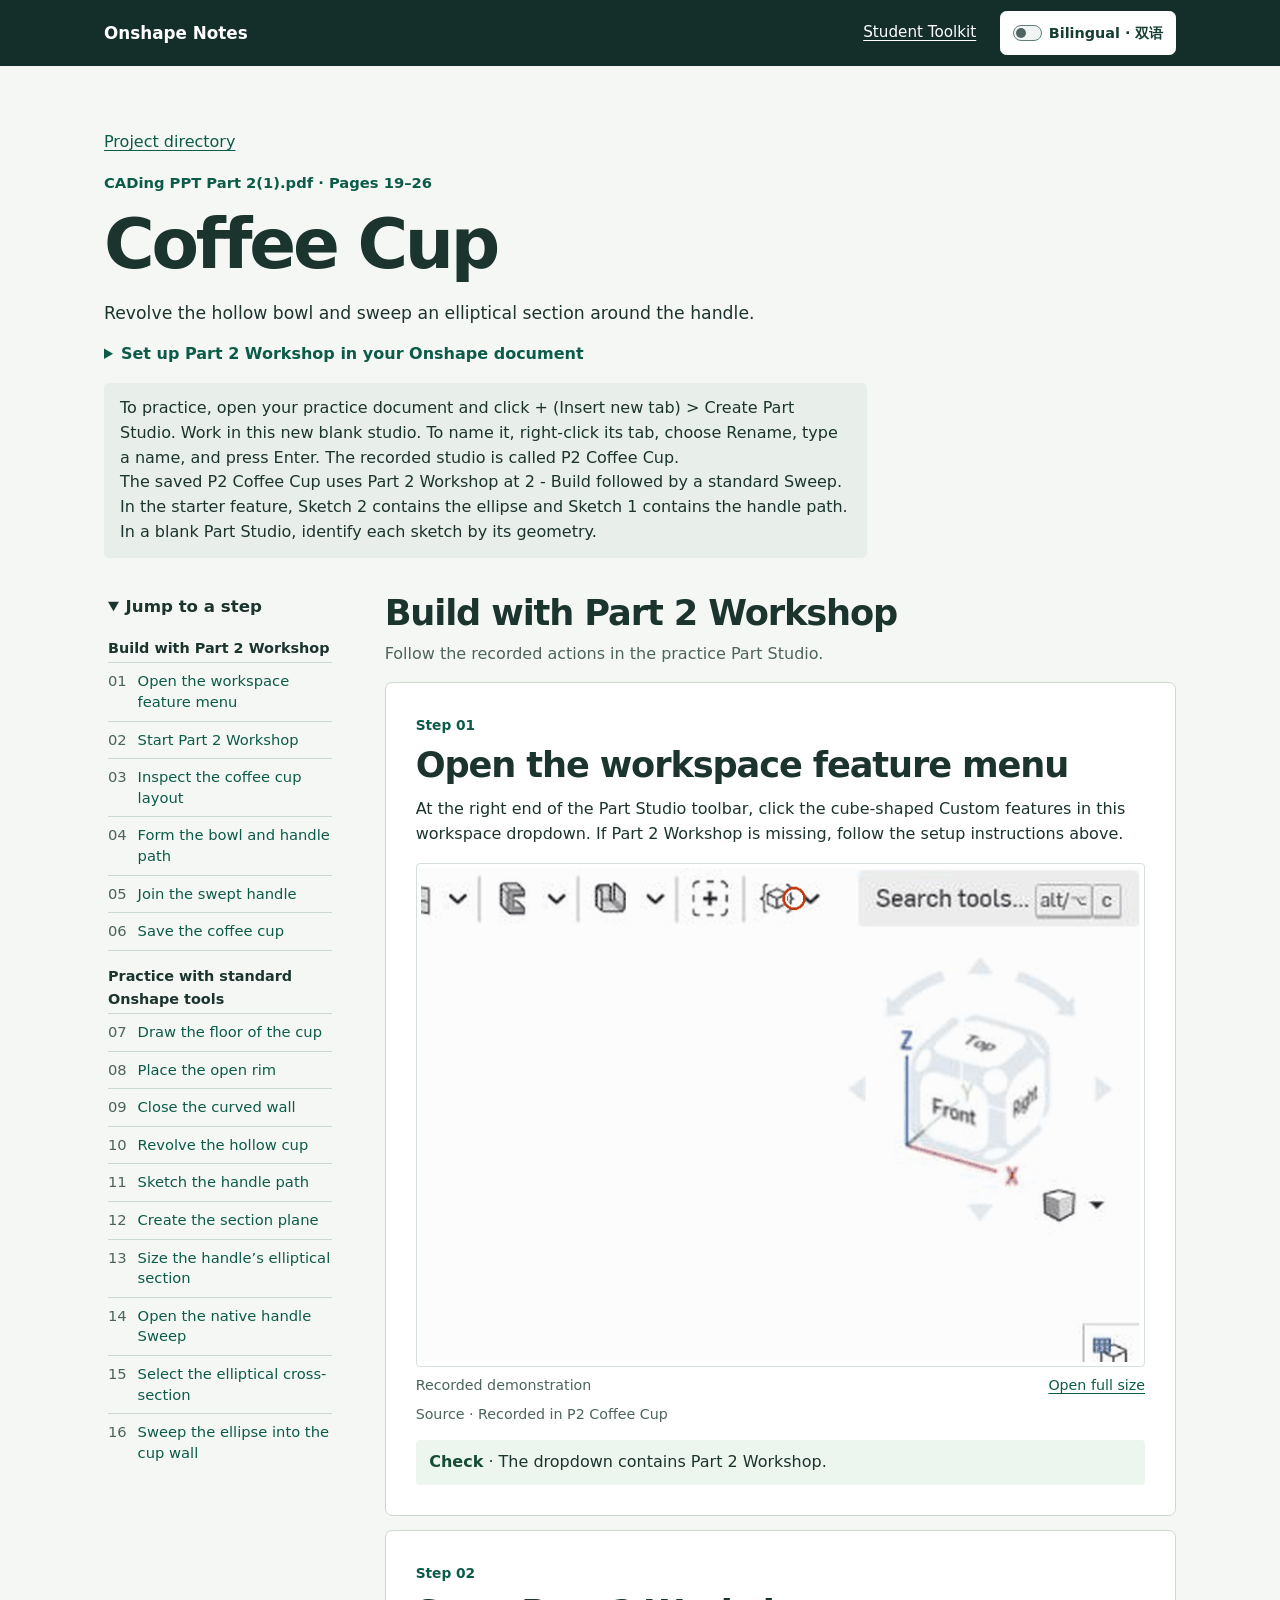
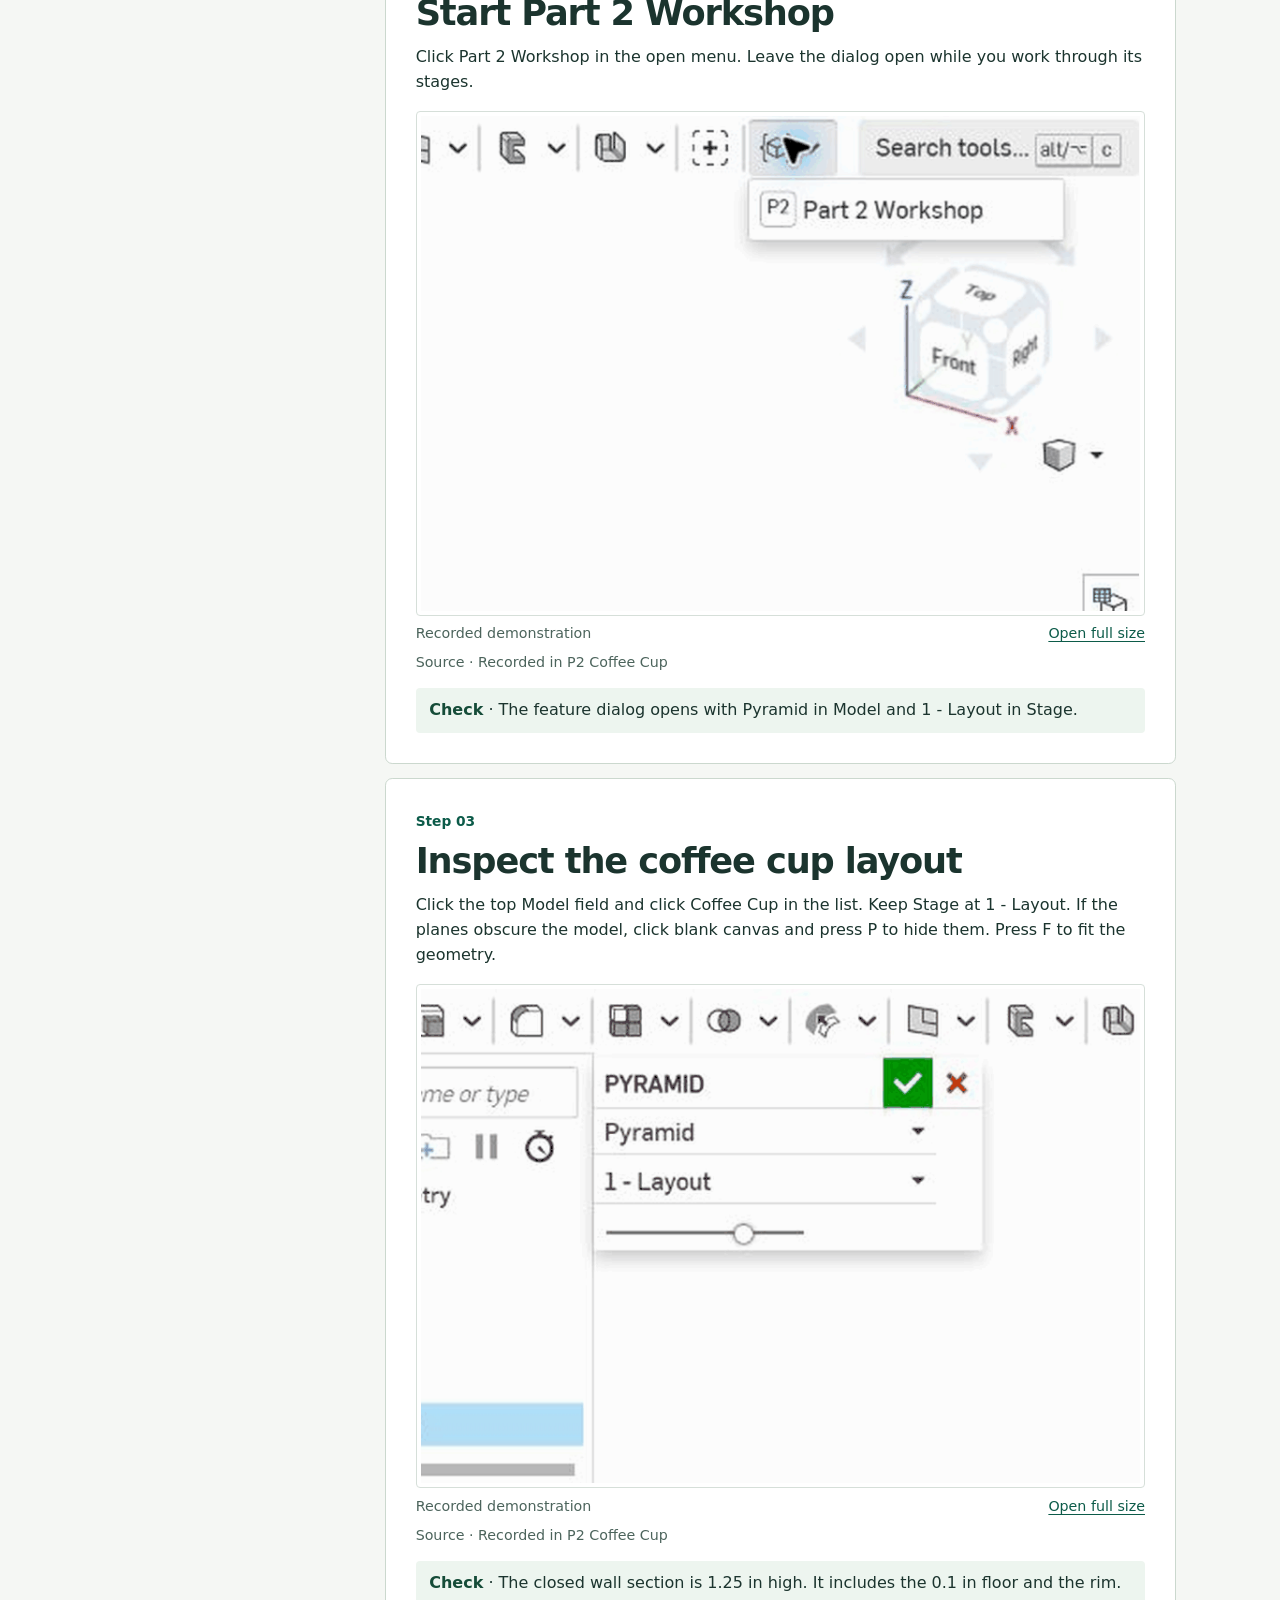
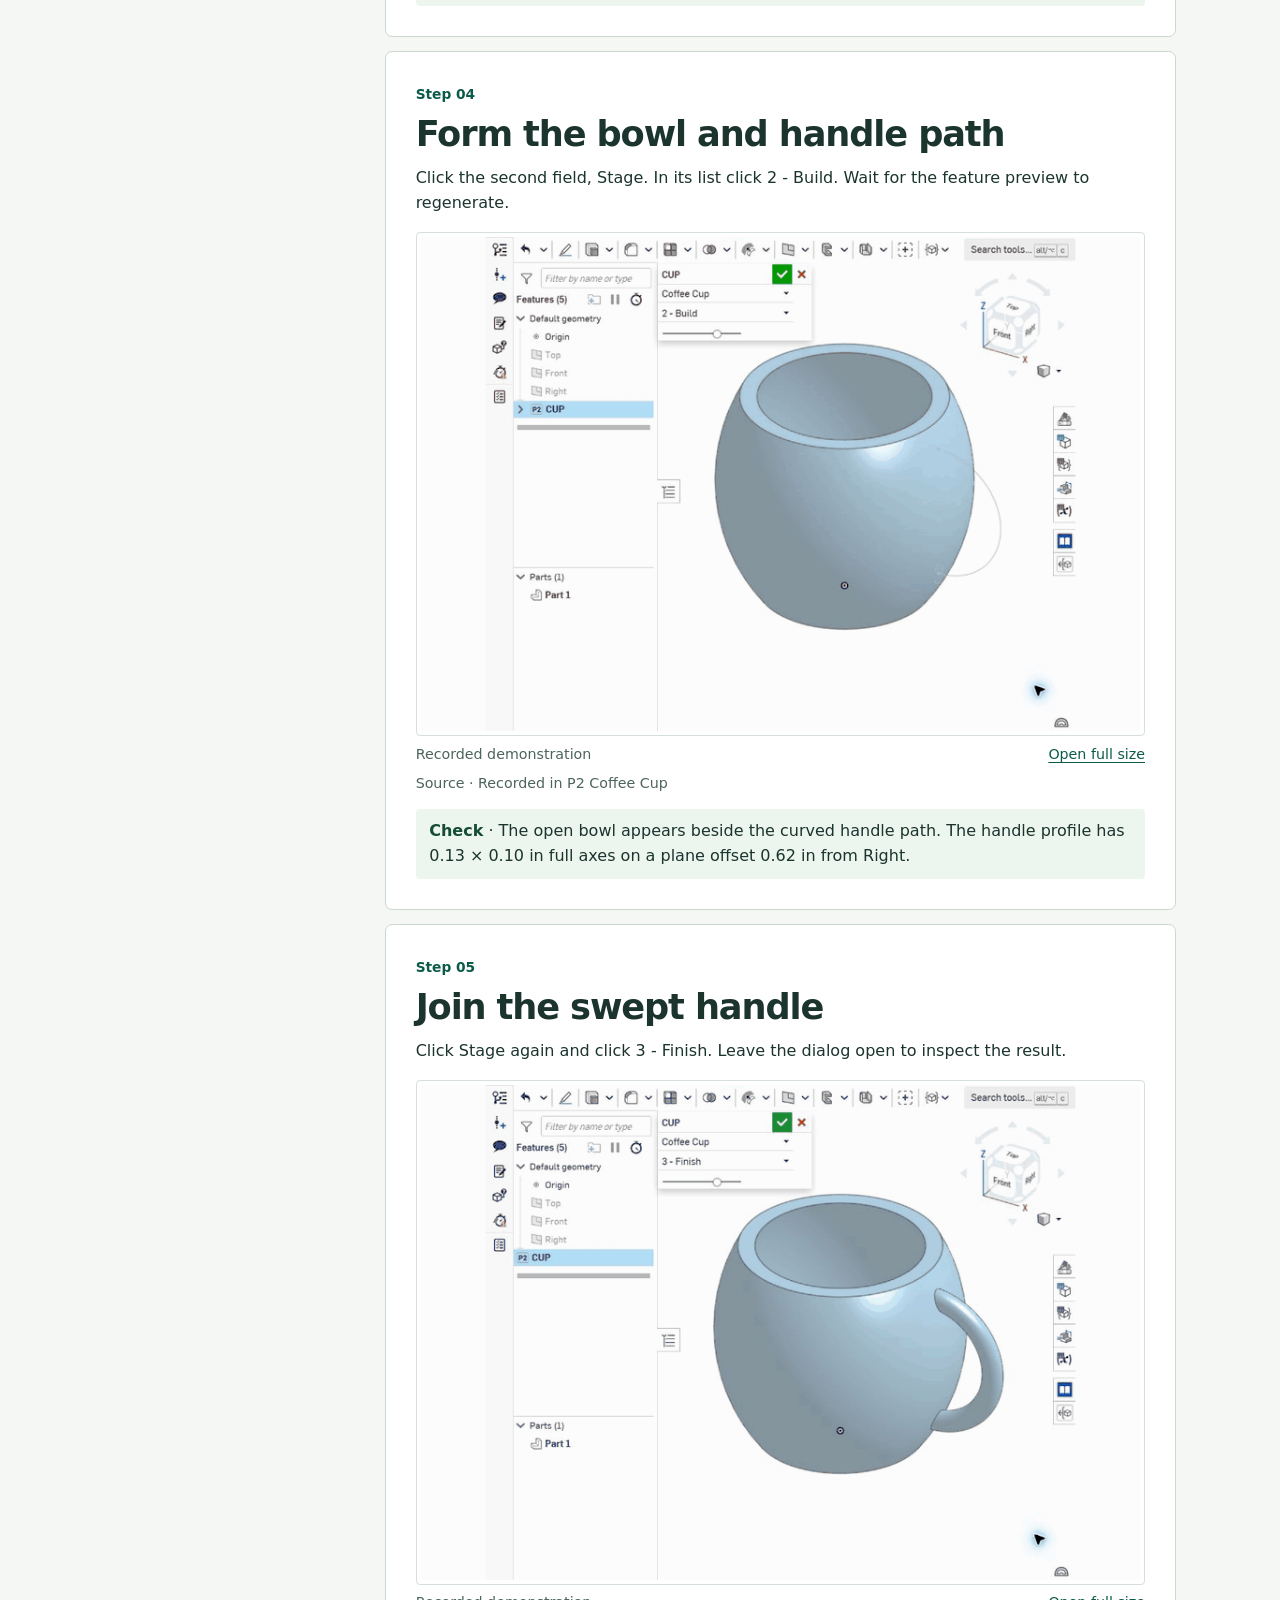
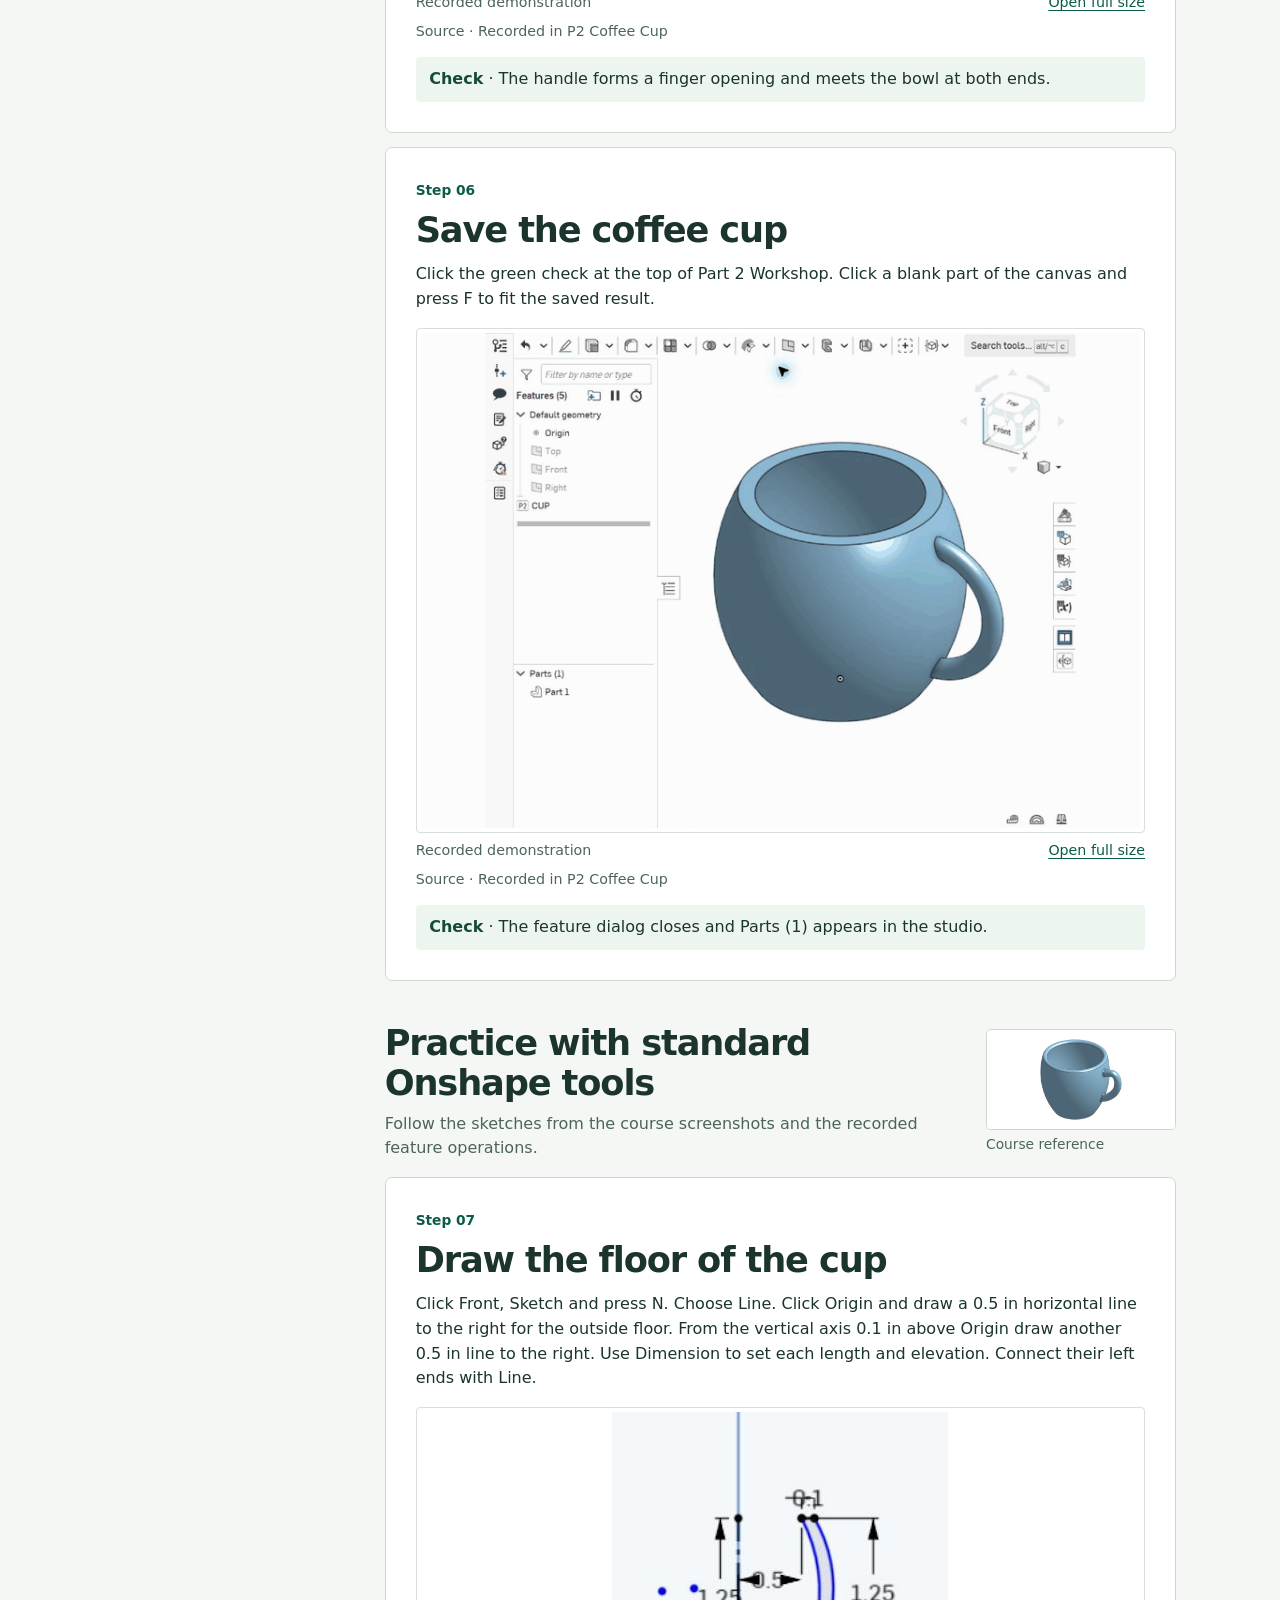
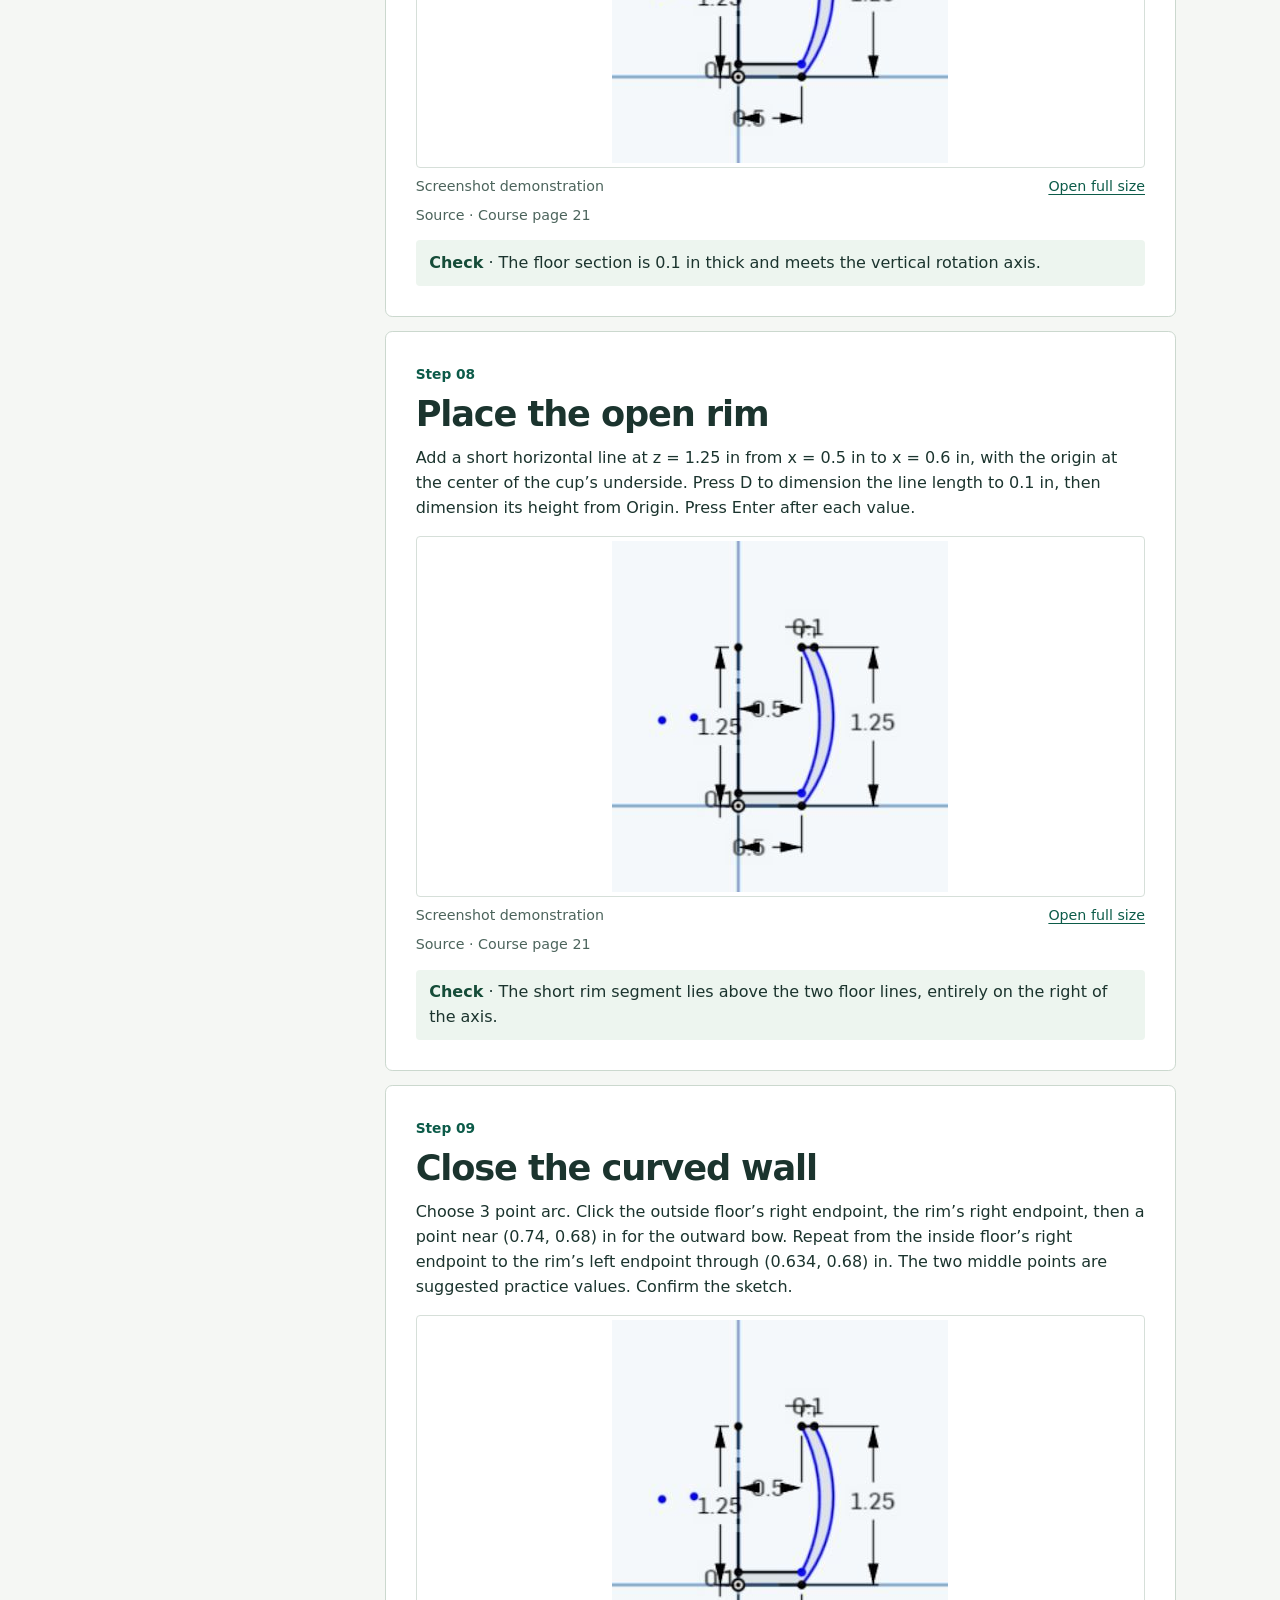
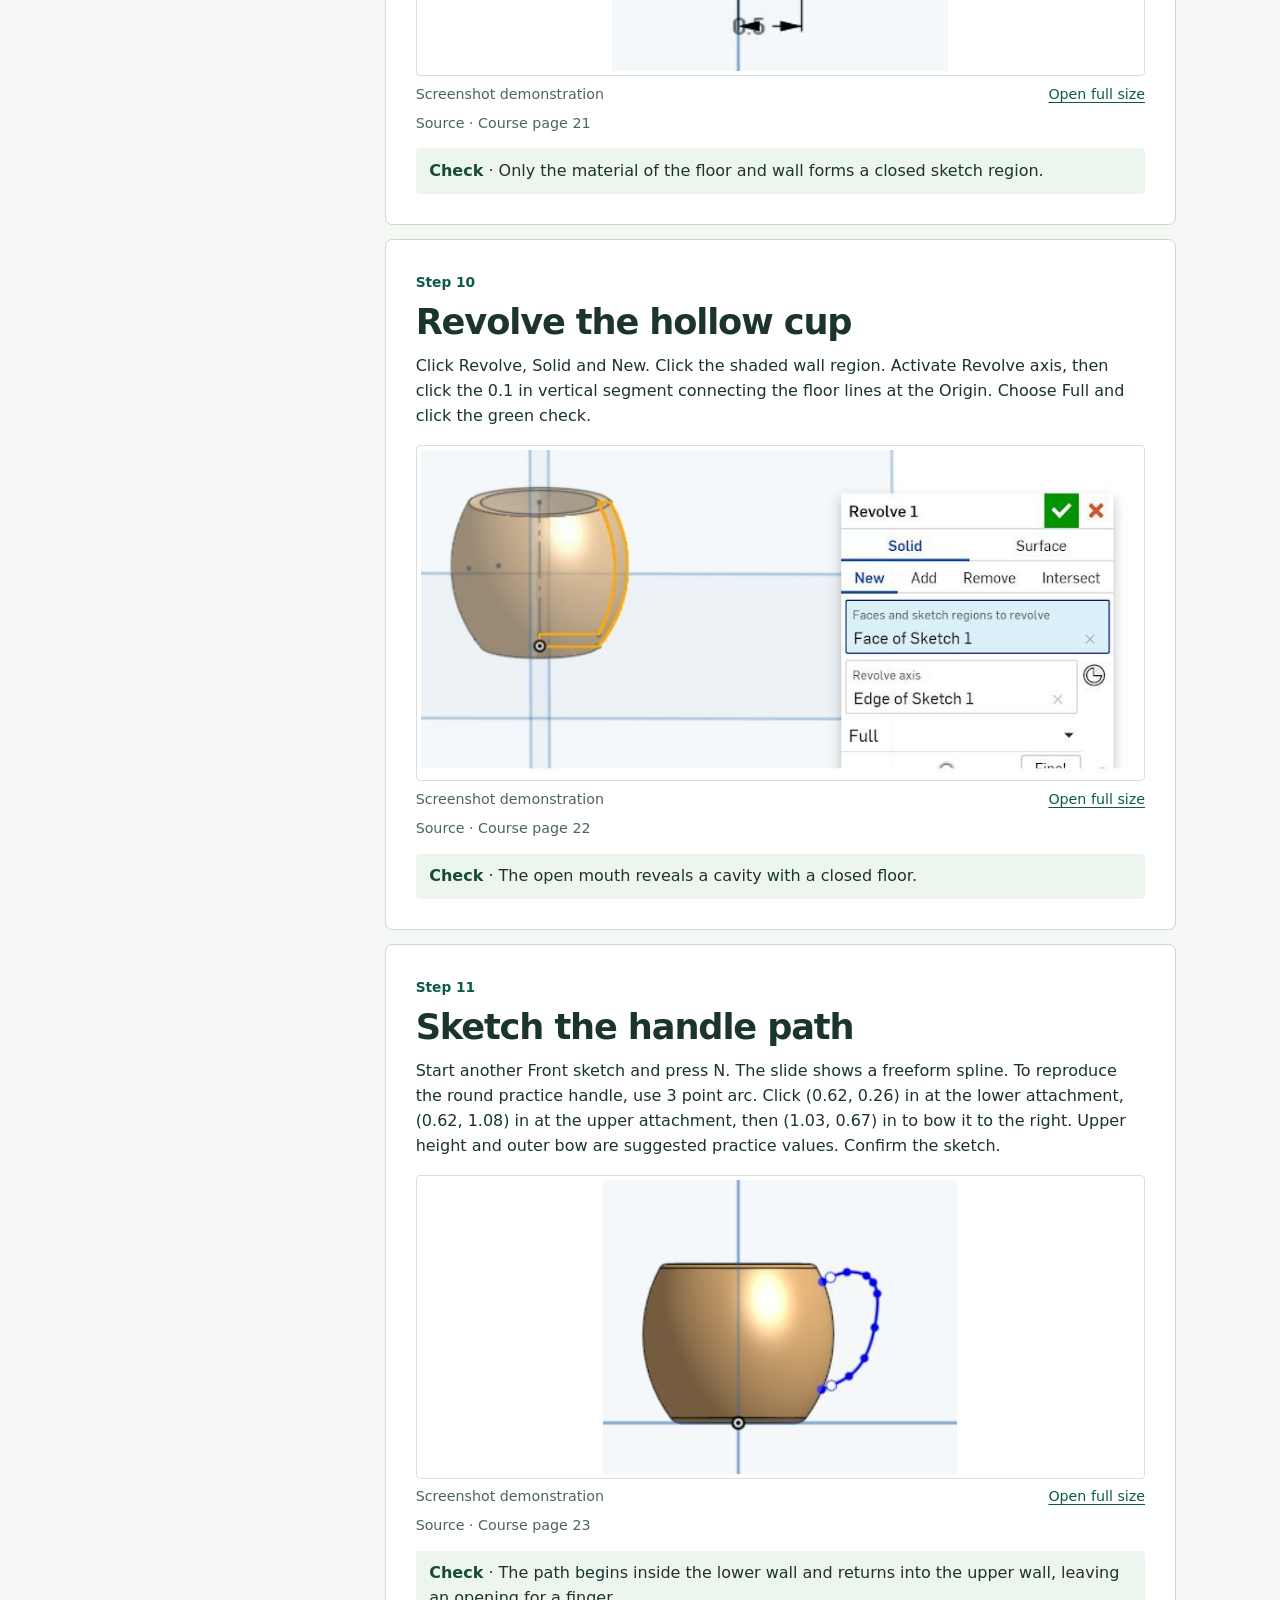
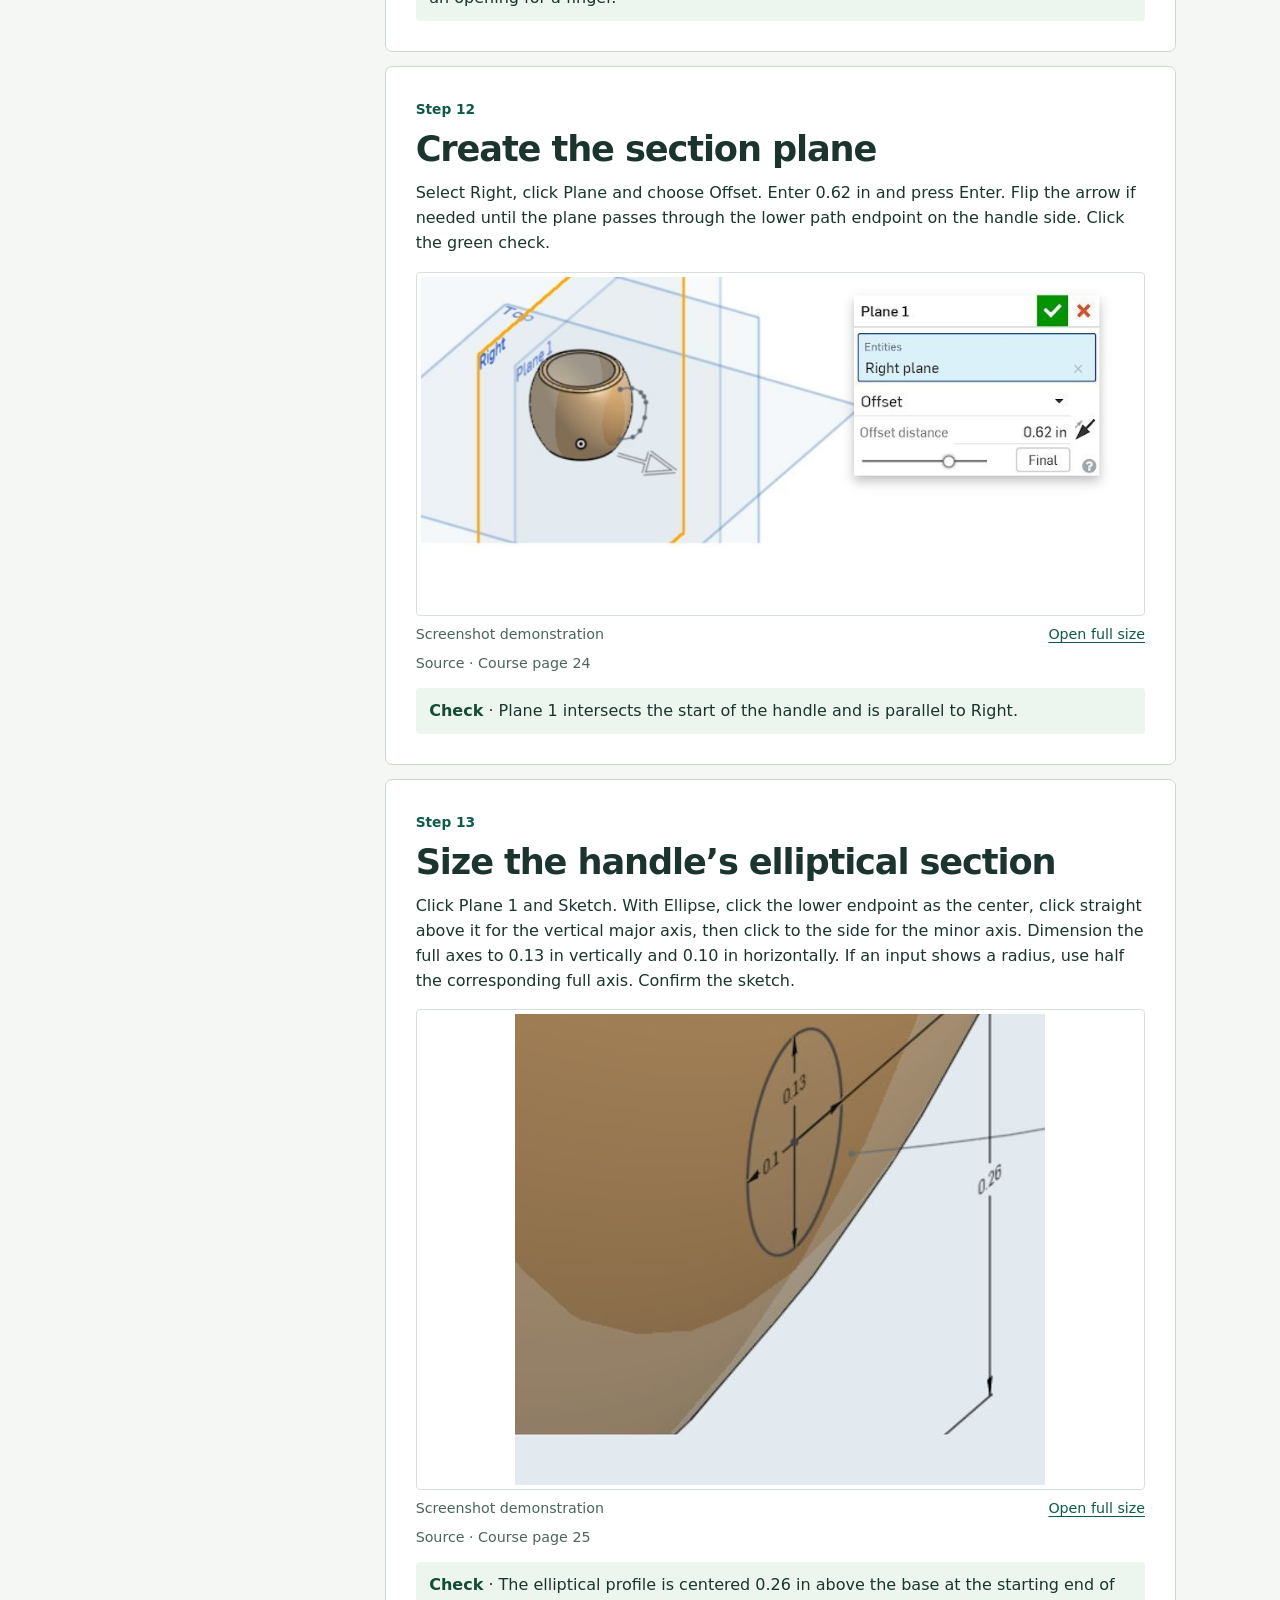
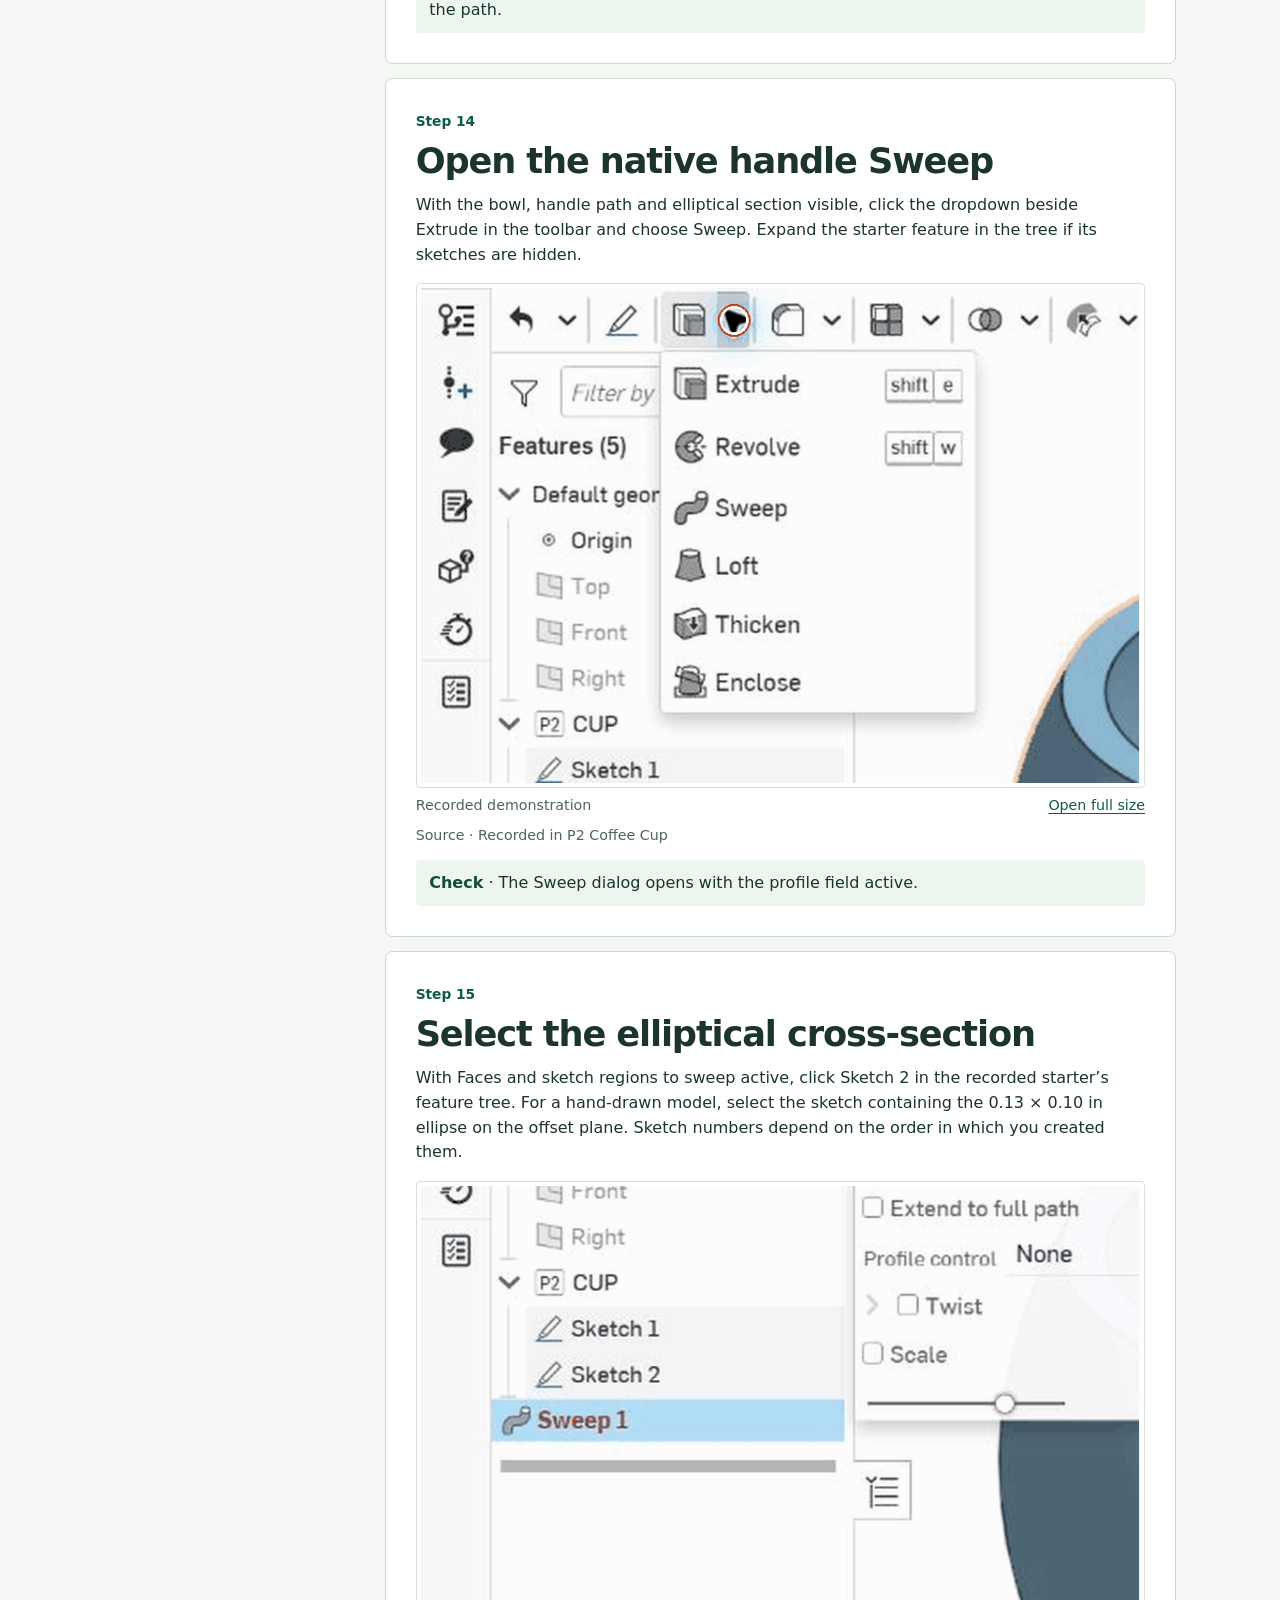
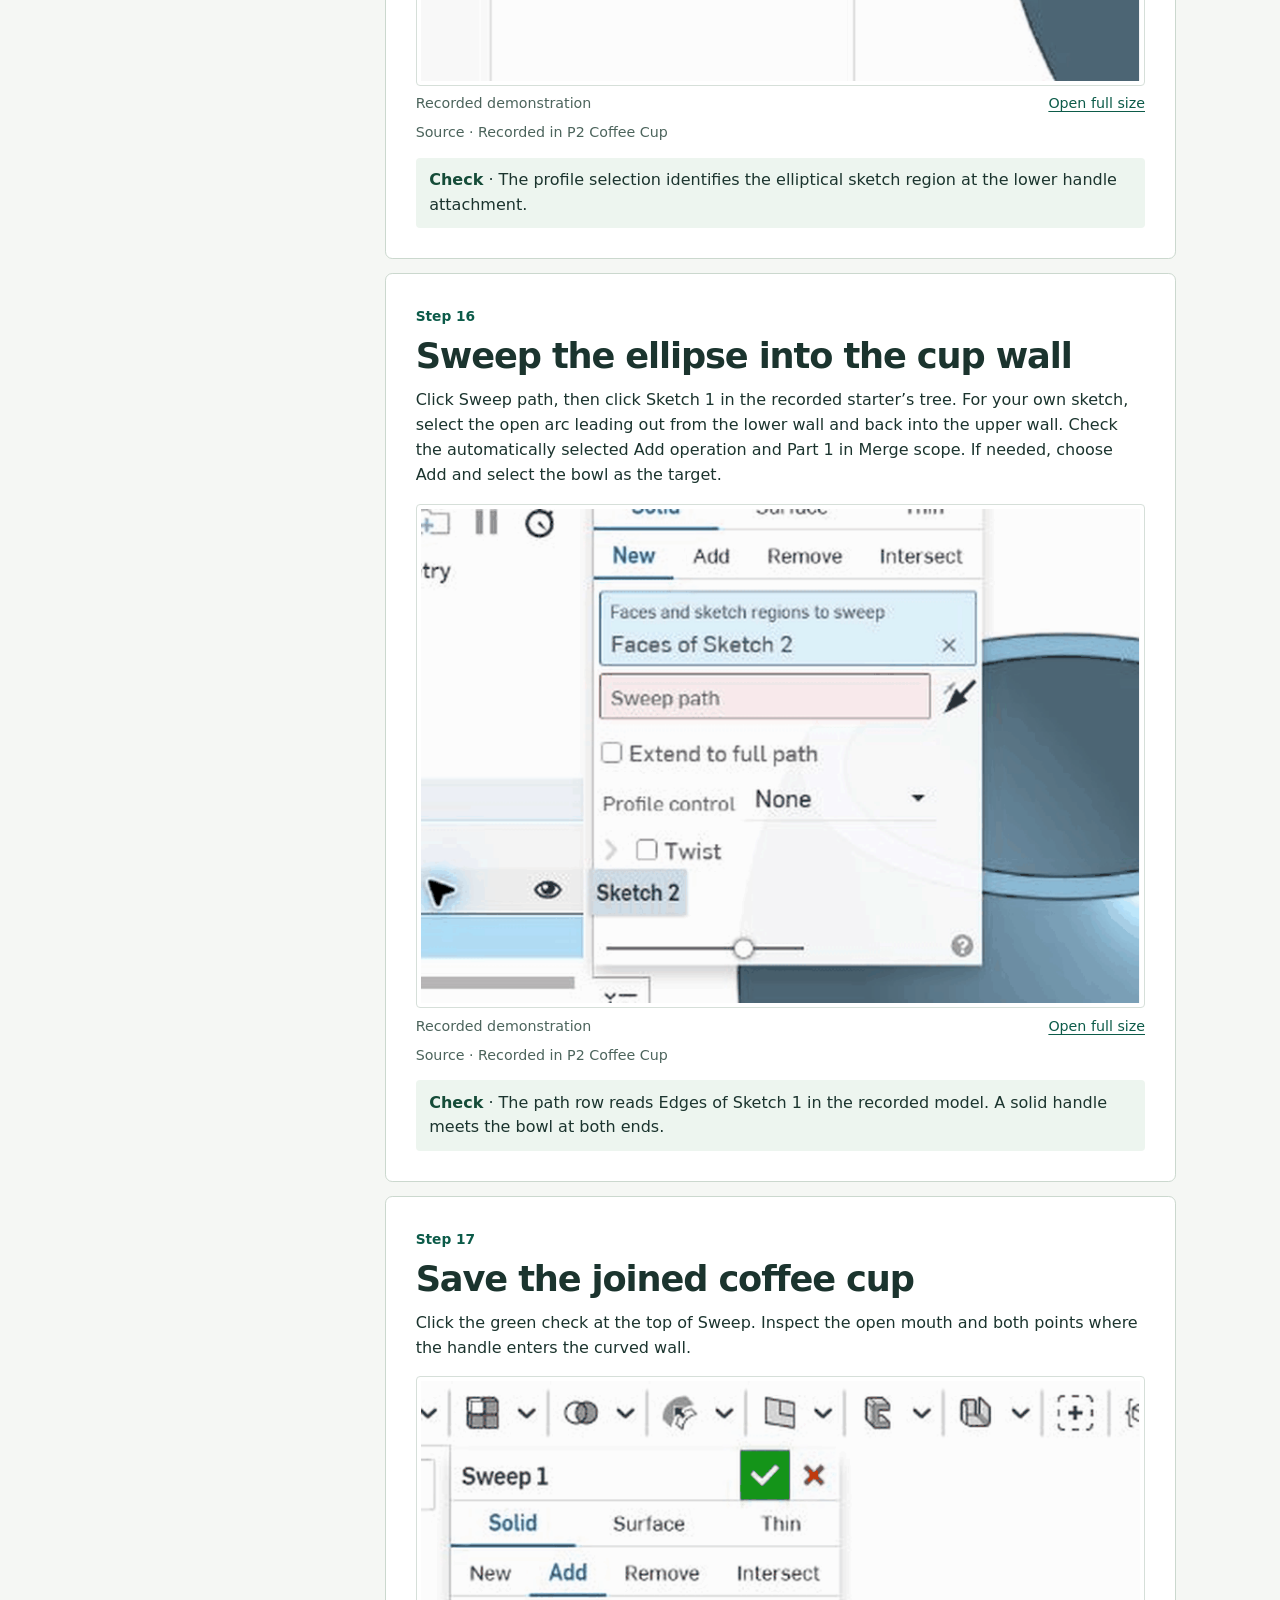
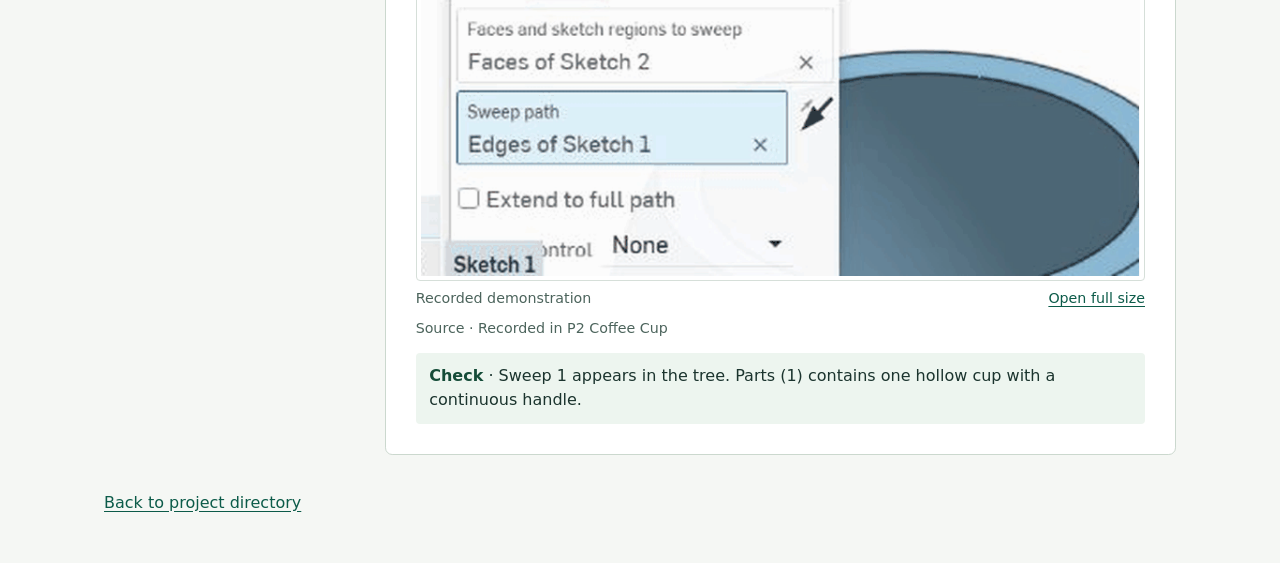
<file: p2-coffee-cup/index.html>
<!doctype html>
<html lang="en"><head><meta charset="utf-8"><meta name="viewport" content="width=device-width,initial-scale=1">
<meta name="theme-color" content="#142e29"><title>Coffee Cup | Onshape Notes</title>
<link rel="stylesheet" href="../part2.css"><link rel="stylesheet" href="../language.css">
<script defer src="../language.js"></script></head>
<body><header class="mast"><div class="wrap"><a href="../" class="brand">Onshape Notes<span class="zh" lang="zh-CN">Onshape 笔记</span></a>
<nav class="utility" aria-label="Site navigation"><a href="../student-toolkit/">Student Toolkit<span class="zh" lang="zh-CN">学生工具包</span></a><button id="bilingual-toggle" type="button" aria-pressed="false" hidden><span class="track" aria-hidden="true"></span><span>Bilingual · <span lang="zh-CN">双语</span></span></button></nav></div></header>
<main class="wrap"><header class="heading"><a class="back" href="../">Project directory<span class="zh" lang="zh-CN">项目目录</span></a>
<p class="kicker">CADing PPT Part 2(1).pdf · Pages 19–26<span class="zh" lang="zh-CN">CADing PPT Part 2(1).pdf · 第 19–26 页</span></p>
<h1>Coffee Cup<span class="zh" lang="zh-CN">咖啡杯</span></h1><p class="intro">Revolve the hollow bowl and sweep an elliptical section around the handle.<span class="zh" lang="zh-CN">旋转生成中空杯身，再沿杯柄路径扫掠椭圆截面。</span></p><details class="workshop-setup"><summary>Set up Part 2 Workshop in your Onshape document<span class="zh" lang="zh-CN">在自己的 Onshape 文档中添加 Part 2 Workshop</span></summary><ol><li><a download href="../Part%202%20Workshop.fs.txt">Download the workshop FeatureScript<span class="zh" lang="zh-CN">下载 Workshop 的 FeatureScript 源码</span></a></li><li>Open the downloaded text file and copy its entire contents. In your Onshape practice document, click the + at the bottom left, then click Create Feature Studio.<span class="zh" lang="zh-CN">打开下载的文本文件，复制全部内容。在自己的 Onshape 练习文档左下角单击 +，再单击 Create Feature Studio。</span></li><li>Click inside the Feature Studio editor, select all the starter code, and paste the copied text. Click Commit. Open a Part Studio in the same document and click Custom features in this workspace at the right end of the toolbar. Part 2 Workshop should appear in the list.<span class="zh" lang="zh-CN">单击 Feature Studio 编辑区，全选初始代码，粘贴复制的文本，再单击 Commit。打开同一文档中的 Part Studio，单击工具栏右端的 Custom features in this workspace，列表中应出现 Part 2 Workshop。</span></li></ol></details><div class="notes"><p>To practice, open your practice document and click + (Insert new tab) &gt; Create Part Studio. Work in this new blank studio. To name it, right-click its tab, choose Rename, type a name, and press Enter. The recorded studio is called P2 Coffee Cup.<span class="zh" lang="zh-CN">练习时打开自己的练习文档，单击 +（Insert new tab）&gt; Create Part Studio，在新建的空白工作室中操作。若要命名，右键单击标签，选择 Rename，输入名称后按 Enter。录像中的工作室名为 P2 Coffee Cup。</span></p><p>The saved P2 Coffee Cup uses Part 2 Workshop at 2 - Build followed by a standard Sweep. In the starter feature, Sketch 2 contains the ellipse and Sketch 1 contains the handle path. In a blank Part Studio, identify each sketch by its geometry.<span class="zh" lang="zh-CN">已保存的 P2 Coffee Cup 先将 Part 2 Workshop 设为 2 - Build，再使用标准 Sweep。起始特征中的 Sketch 2 是椭圆截面，Sketch 1 是杯柄路径。从空白 Part Studio 手绘时，应按几何内容识别所需草图。</span></p></div></header>
<div class="layout"><details class="step-nav" open><summary>Jump to a step<span class="zh" lang="zh-CN">跳转到步骤</span></summary>
<nav aria-label="Steps"><ol><li class="route-label">Build with Part 2 Workshop<span class="zh" lang="zh-CN">使用 Part 2 Workshop 建模</span></li><li><a href="#step-01"><span class="index">01</span><span>Open the workspace feature menu<span class="zh" lang="zh-CN">打开工作区自定义特征菜单</span></span></a></li><li><a href="#step-02"><span class="index">02</span><span>Start Part 2 Workshop<span class="zh" lang="zh-CN">启动 Part 2 Workshop</span></span></a></li><li><a href="#step-03"><span class="index">03</span><span>Inspect the coffee cup layout<span class="zh" lang="zh-CN">查看咖啡杯布局</span></span></a></li><li><a href="#step-04"><span class="index">04</span><span>Form the bowl and handle path<span class="zh" lang="zh-CN">生成杯身和杯柄路径</span></span></a></li><li><a href="#step-05"><span class="index">05</span><span>Join the swept handle<span class="zh" lang="zh-CN">连接扫掠生成的杯柄</span></span></a></li><li><a href="#step-06"><span class="index">06</span><span>Save the coffee cup<span class="zh" lang="zh-CN">保存咖啡杯</span></span></a></li><li class="route-label">Practice with standard Onshape tools<span class="zh" lang="zh-CN">使用 Onshape 标准工具练习</span></li><li><a href="#step-07"><span class="index">07</span><span>Draw the floor of the cup<span class="zh" lang="zh-CN">绘制杯底剖面</span></span></a></li><li><a href="#step-08"><span class="index">08</span><span>Place the open rim<span class="zh" lang="zh-CN">定位杯口</span></span></a></li><li><a href="#step-09"><span class="index">09</span><span>Close the curved wall<span class="zh" lang="zh-CN">闭合弧形杯壁</span></span></a></li><li><a href="#step-10"><span class="index">10</span><span>Revolve the hollow cup<span class="zh" lang="zh-CN">旋转生成中空杯身</span></span></a></li><li><a href="#step-11"><span class="index">11</span><span>Sketch the handle path<span class="zh" lang="zh-CN">绘制杯柄路径</span></span></a></li><li><a href="#step-12"><span class="index">12</span><span>Create the section plane<span class="zh" lang="zh-CN">建立杯柄截面平面</span></span></a></li><li><a href="#step-13"><span class="index">13</span><span>Size the handle’s elliptical section<span class="zh" lang="zh-CN">确定杯柄椭圆截面</span></span></a></li><li><a href="#step-14"><span class="index">14</span><span>Open the native handle Sweep<span class="zh" lang="zh-CN">打开杯柄的标准 Sweep</span></span></a></li><li><a href="#step-15"><span class="index">15</span><span>Select the elliptical cross-section<span class="zh" lang="zh-CN">选择椭圆截面</span></span></a></li><li><a href="#step-16"><span class="index">16</span><span>Sweep the ellipse into the cup wall<span class="zh" lang="zh-CN">沿路径扫掠并接入杯壁</span></span></a></li><li><a href="#step-17"><span class="index">17</span><span>Save the joined coffee cup<span class="zh" lang="zh-CN">保存杯柄与杯身相连的咖啡杯</span></span></a></li></ol></nav></details><div class="steps"><header class="route-heading"><h2>Build with Part 2 Workshop<span class="zh" lang="zh-CN">使用 Part 2 Workshop 建模</span></h2><p>Follow the recorded actions in the practice Part Studio.<span class="zh" lang="zh-CN">跟随练习 Part Studio 中录制的操作。</span></p></header><article class="step" id="step-01">
<a class="step-id" href="#step-01">Step 01<span class="zh" lang="zh-CN">步骤 01</span></a><h2>Open the workspace feature menu<span class="zh" lang="zh-CN">打开工作区自定义特征菜单</span></h2>
<p class="action">At the right end of the Part Studio toolbar, click the cube-shaped Custom features in this workspace dropdown. If Part 2 Workshop is missing, follow the setup instructions above.</p><p class="translated zh" lang="zh-CN">在 Part Studio 工具栏右端，单击立方体形的 Custom features in this workspace 下拉按钮。如果列表中没有 Part 2 Workshop，请先按上方说明添加此特征。</p>
<figure><a class="frame" href="../workshop-media/coffee-cup/01.gif" target="_blank" rel="noopener">
<img src="../workshop-media/coffee-cup/01.gif" alt="Open the workspace feature menu" loading="lazy"></a>
<figcaption><span class="mark">Recorded demonstration<span class="zh" lang="zh-CN">操作录像</span></span><a href="../workshop-media/coffee-cup/01.gif" target="_blank" rel="noopener">Open full size<span class="zh" lang="zh-CN">打开原图</span></a></figcaption></figure><p class="source">Source · Recorded in P2 Coffee Cup<span class="zh" lang="zh-CN">来源 · 录制于 P2 Coffee Cup</span></p>
<div class="check"><p><strong>Check</strong> · The dropdown contains Part 2 Workshop.</p><p class="zh" lang="zh-CN"><strong>核对</strong> · 下拉菜单中出现 Part 2 Workshop。</p></div></article><article class="step" id="step-02">
<a class="step-id" href="#step-02">Step 02<span class="zh" lang="zh-CN">步骤 02</span></a><h2>Start Part 2 Workshop<span class="zh" lang="zh-CN">启动 Part 2 Workshop</span></h2>
<p class="action">Click Part 2 Workshop in the open menu. Leave the dialog open while you work through its stages.</p><p class="translated zh" lang="zh-CN">在已打开的菜单中单击 Part 2 Workshop，保持面板打开以逐阶段查看模型。</p>
<figure><a class="frame" href="../workshop-media/coffee-cup/02.gif" target="_blank" rel="noopener">
<img src="../workshop-media/coffee-cup/02.gif" alt="Start Part 2 Workshop" loading="lazy"></a>
<figcaption><span class="mark">Recorded demonstration<span class="zh" lang="zh-CN">操作录像</span></span><a href="../workshop-media/coffee-cup/02.gif" target="_blank" rel="noopener">Open full size<span class="zh" lang="zh-CN">打开原图</span></a></figcaption></figure><p class="source">Source · Recorded in P2 Coffee Cup<span class="zh" lang="zh-CN">来源 · 录制于 P2 Coffee Cup</span></p>
<div class="check"><p><strong>Check</strong> · The feature dialog opens with Pyramid in Model and 1 - Layout in Stage.</p><p class="zh" lang="zh-CN"><strong>核对</strong> · 特征面板的 Model 显示 Pyramid，Stage 显示 1 - Layout。</p></div></article><article class="step" id="step-03">
<a class="step-id" href="#step-03">Step 03<span class="zh" lang="zh-CN">步骤 03</span></a><h2>Inspect the coffee cup layout<span class="zh" lang="zh-CN">查看咖啡杯布局</span></h2>
<p class="action">Click the top Model field and click Coffee Cup in the list. Keep Stage at 1 - Layout. If the planes obscure the model, click blank canvas and press P to hide them. Press F to fit the geometry.</p><p class="translated zh" lang="zh-CN">单击顶部 Model 字段，在列表中单击 Coffee Cup。Stage 保持 1 - Layout。若基准面挡住模型，单击空白画布后按 P 将其隐藏，按 F 让几何图形适应视图。</p>
<figure><a class="frame" href="../workshop-media/coffee-cup/03.gif" target="_blank" rel="noopener">
<img src="../workshop-media/coffee-cup/03.gif" alt="Inspect the coffee cup layout" loading="lazy"></a>
<figcaption><span class="mark">Recorded demonstration<span class="zh" lang="zh-CN">操作录像</span></span><a href="../workshop-media/coffee-cup/03.gif" target="_blank" rel="noopener">Open full size<span class="zh" lang="zh-CN">打开原图</span></a></figcaption></figure><p class="source">Source · Recorded in P2 Coffee Cup<span class="zh" lang="zh-CN">来源 · 录制于 P2 Coffee Cup</span></p>
<div class="check"><p><strong>Check</strong> · The closed wall section is 1.25 in high. It includes the 0.1 in floor and the rim.</p><p class="zh" lang="zh-CN"><strong>核对</strong> · 闭合杯壁截面高 1.25 in，包括 0.1 in 厚的底部和杯口。</p></div></article><article class="step" id="step-04">
<a class="step-id" href="#step-04">Step 04<span class="zh" lang="zh-CN">步骤 04</span></a><h2>Form the bowl and handle path<span class="zh" lang="zh-CN">生成杯身和杯柄路径</span></h2>
<p class="action">Click the second field, Stage. In its list click 2 - Build. Wait for the feature preview to regenerate.</p><p class="translated zh" lang="zh-CN">单击第二个字段 Stage，在列表中单击 2 - Build，等待特征预览更新。</p>
<figure><a class="frame" href="../workshop-media/coffee-cup/04.gif" target="_blank" rel="noopener">
<img src="../workshop-media/coffee-cup/04.gif" alt="Form the bowl and handle path" loading="lazy"></a>
<figcaption><span class="mark">Recorded demonstration<span class="zh" lang="zh-CN">操作录像</span></span><a href="../workshop-media/coffee-cup/04.gif" target="_blank" rel="noopener">Open full size<span class="zh" lang="zh-CN">打开原图</span></a></figcaption></figure><p class="source">Source · Recorded in P2 Coffee Cup<span class="zh" lang="zh-CN">来源 · 录制于 P2 Coffee Cup</span></p>
<div class="check"><p><strong>Check</strong> · The open bowl appears beside the curved handle path. The handle profile has 0.13 × 0.10 in full axes on a plane offset 0.62 in from Right.</p><p class="zh" lang="zh-CN"><strong>核对</strong> · 敞口杯身旁出现弯曲杯柄路径。杯柄截面的整轴尺寸为 0.13 × 0.10 in，位于距 Right 平面 0.62 in 的偏移平面上。</p></div></article><article class="step" id="step-05">
<a class="step-id" href="#step-05">Step 05<span class="zh" lang="zh-CN">步骤 05</span></a><h2>Join the swept handle<span class="zh" lang="zh-CN">连接扫掠生成的杯柄</span></h2>
<p class="action">Click Stage again and click 3 - Finish. Leave the dialog open to inspect the result.</p><p class="translated zh" lang="zh-CN">再次单击 Stage 并选择 3 - Finish。保持面板开启，检查预览结果。</p>
<figure><a class="frame" href="../workshop-media/coffee-cup/05.gif" target="_blank" rel="noopener">
<img src="../workshop-media/coffee-cup/05.gif" alt="Join the swept handle" loading="lazy"></a>
<figcaption><span class="mark">Recorded demonstration<span class="zh" lang="zh-CN">操作录像</span></span><a href="../workshop-media/coffee-cup/05.gif" target="_blank" rel="noopener">Open full size<span class="zh" lang="zh-CN">打开原图</span></a></figcaption></figure><p class="source">Source · Recorded in P2 Coffee Cup<span class="zh" lang="zh-CN">来源 · 录制于 P2 Coffee Cup</span></p>
<div class="check"><p><strong>Check</strong> · The handle forms a finger opening and meets the bowl at both ends.</p><p class="zh" lang="zh-CN"><strong>核对</strong> · 杯柄围成指孔，两端均接入杯身。</p></div></article><article class="step" id="step-06">
<a class="step-id" href="#step-06">Step 06<span class="zh" lang="zh-CN">步骤 06</span></a><h2>Save the coffee cup<span class="zh" lang="zh-CN">保存咖啡杯</span></h2>
<p class="action">Click the green check at the top of Part 2 Workshop. Click a blank part of the canvas and press F to fit the saved result.</p><p class="translated zh" lang="zh-CN">单击 Part 2 Workshop 顶部的绿色勾。单击画布空白处，按 F 调整已保存模型的视图。</p>
<figure><a class="frame" href="../workshop-media/coffee-cup/06.gif" target="_blank" rel="noopener">
<img src="../workshop-media/coffee-cup/06.gif" alt="Save the coffee cup" loading="lazy"></a>
<figcaption><span class="mark">Recorded demonstration<span class="zh" lang="zh-CN">操作录像</span></span><a href="../workshop-media/coffee-cup/06.gif" target="_blank" rel="noopener">Open full size<span class="zh" lang="zh-CN">打开原图</span></a></figcaption></figure><p class="source">Source · Recorded in P2 Coffee Cup<span class="zh" lang="zh-CN">来源 · 录制于 P2 Coffee Cup</span></p>
<div class="check"><p><strong>Check</strong> · The feature dialog closes and Parts (1) appears in the studio.</p><p class="zh" lang="zh-CN"><strong>核对</strong> · 面板关闭，工作室中显示 Parts (1)。</p></div></article><header class="route-heading with-reference"><div><h2>Practice with standard Onshape tools<span class="zh" lang="zh-CN">使用 Onshape 标准工具练习</span></h2><p>Follow the sketches from the course screenshots and the recorded feature operations.<span class="zh" lang="zh-CN">参照课件截图绘制草图，跟随录像完成特征操作。</span></p></div><figure class="reference"><a href="../part2-covers/p2-coffee-cup.webp" target="_blank" rel="noopener"><img src="../part2-covers/p2-coffee-cup.webp" alt="Coffee Cup" width="680" height="358" loading="lazy"></a><figcaption>Course reference<span class="zh" lang="zh-CN">课件参考图</span></figcaption></figure></header><article class="step" id="step-07">
<a class="step-id" href="#step-07">Step 07<span class="zh" lang="zh-CN">步骤 07</span></a><h2>Draw the floor of the cup<span class="zh" lang="zh-CN">绘制杯底剖面</span></h2>
<p class="action">Click Front, Sketch and press N. Choose Line. Click Origin and draw a 0.5 in horizontal line to the right for the outside floor. From the vertical axis 0.1 in above Origin draw another 0.5 in line to the right. Use Dimension to set each length and elevation. Connect their left ends with Line.</p><p class="translated zh" lang="zh-CN">单击 Front、Sketch，按 N。选 Line，从 Origin 向右画 0.5 in 水平线作为杯底外边。在竖轴上方 0.1 in 处再向右画 0.5 in 长的线。用 Dimension 设置线长与高度，再用 Line 连接两个左端点。</p>
<figure><a class="frame" href="../native-media/cup-profile.png" target="_blank" rel="noopener">
<img src="../native-media/cup-profile.png" alt="Draw the floor of the cup" loading="lazy"></a>
<figcaption><span class="mark">Screenshot demonstration<span class="zh" lang="zh-CN">截图演示</span></span><a href="../native-media/cup-profile.png" target="_blank" rel="noopener">Open full size<span class="zh" lang="zh-CN">打开原图</span></a></figcaption></figure><p class="source">Source · Course page 21<span class="zh" lang="zh-CN">来源 · 课件第 21 页</span></p>
<div class="check"><p><strong>Check</strong> · The floor section is 0.1 in thick and meets the vertical rotation axis.</p><p class="zh" lang="zh-CN"><strong>核对</strong> · 杯底截面厚 0.1 in，左侧紧贴旋转轴。</p></div></article><article class="step" id="step-08">
<a class="step-id" href="#step-08">Step 08<span class="zh" lang="zh-CN">步骤 08</span></a><h2>Place the open rim<span class="zh" lang="zh-CN">定位杯口</span></h2>
<p class="action">Add a short horizontal line at z = 1.25 in from x = 0.5 in to x = 0.6 in, with the origin at the center of the cup’s underside. Press D to dimension the line length to 0.1 in, then dimension its height from Origin. Press Enter after each value.</p><p class="translated zh" lang="zh-CN">以杯底中心为原点，在 z = 1.25 in 处，从 x = 0.5 in 到 x = 0.6 in 画一小段水平线。按 D 将线长设为 0.1 in，并标注其距 Origin 的高度。每次输入后按 Enter。</p>
<figure><a class="frame" href="../native-media/cup-profile.png" target="_blank" rel="noopener">
<img src="../native-media/cup-profile.png" alt="Place the open rim" loading="lazy"></a>
<figcaption><span class="mark">Screenshot demonstration<span class="zh" lang="zh-CN">截图演示</span></span><a href="../native-media/cup-profile.png" target="_blank" rel="noopener">Open full size<span class="zh" lang="zh-CN">打开原图</span></a></figcaption></figure><p class="source">Source · Course page 21<span class="zh" lang="zh-CN">来源 · 课件第 21 页</span></p>
<div class="check"><p><strong>Check</strong> · The short rim segment lies above the two floor lines, entirely on the right of the axis.</p><p class="zh" lang="zh-CN"><strong>核对</strong> · 短杯口边位于杯底两线之上，完全处在中轴右侧。</p></div></article><article class="step" id="step-09">
<a class="step-id" href="#step-09">Step 09<span class="zh" lang="zh-CN">步骤 09</span></a><h2>Close the curved wall<span class="zh" lang="zh-CN">闭合弧形杯壁</span></h2>
<p class="action">Choose 3 point arc. Click the outside floor’s right endpoint, the rim’s right endpoint, then a point near (0.74, 0.68) in for the outward bow. Repeat from the inside floor’s right endpoint to the rim’s left endpoint through (0.634, 0.68) in. The two middle points are suggested practice values. Confirm the sketch.</p><p class="translated zh" lang="zh-CN">选 3 point arc，依次单击杯底外边右端、杯口右端，再在约 (0.74, 0.68) in 处单击，使杯壁向外鼓起。从杯底内边右端连到杯口左端，让弧通过 (0.634, 0.68) in。两个中间点均为建议练习值。确认草图。</p>
<figure><a class="frame" href="../native-media/cup-profile.png" target="_blank" rel="noopener">
<img src="../native-media/cup-profile.png" alt="Close the curved wall" loading="lazy"></a>
<figcaption><span class="mark">Screenshot demonstration<span class="zh" lang="zh-CN">截图演示</span></span><a href="../native-media/cup-profile.png" target="_blank" rel="noopener">Open full size<span class="zh" lang="zh-CN">打开原图</span></a></figcaption></figure><p class="source">Source · Course page 21<span class="zh" lang="zh-CN">来源 · 课件第 21 页</span></p>
<div class="check"><p><strong>Check</strong> · Only the material of the floor and wall forms a closed sketch region.</p><p class="zh" lang="zh-CN"><strong>核对</strong> · 杯底和杯壁材料形成一个闭合的填色区域。</p></div></article><article class="step" id="step-10">
<a class="step-id" href="#step-10">Step 10<span class="zh" lang="zh-CN">步骤 10</span></a><h2>Revolve the hollow cup<span class="zh" lang="zh-CN">旋转生成中空杯身</span></h2>
<p class="action">Click Revolve, Solid and New. Click the shaded wall region. Activate Revolve axis, then click the 0.1 in vertical segment connecting the floor lines at the Origin. Choose Full and click the green check.</p><p class="translated zh" lang="zh-CN">单击 Revolve、Solid、New，单击杯壁填色区。在 Revolve axis 中选择 Origin 处连接内外底边的 0.1 in 竖线。选择 Full，单击绿色勾。</p>
<figure><a class="frame" href="../native-media/cup-revolve.png" target="_blank" rel="noopener">
<img src="../native-media/cup-revolve.png" alt="Revolve the hollow cup" loading="lazy"></a>
<figcaption><span class="mark">Screenshot demonstration<span class="zh" lang="zh-CN">截图演示</span></span><a href="../native-media/cup-revolve.png" target="_blank" rel="noopener">Open full size<span class="zh" lang="zh-CN">打开原图</span></a></figcaption></figure><p class="source">Source · Course page 22<span class="zh" lang="zh-CN">来源 · 课件第 22 页</span></p>
<div class="check"><p><strong>Check</strong> · The open mouth reveals a cavity with a closed floor.</p><p class="zh" lang="zh-CN"><strong>核对</strong> · 从敞开的杯口可看到内腔和闭合的杯底。</p></div></article><article class="step" id="step-11">
<a class="step-id" href="#step-11">Step 11<span class="zh" lang="zh-CN">步骤 11</span></a><h2>Sketch the handle path<span class="zh" lang="zh-CN">绘制杯柄路径</span></h2>
<p class="action">Start another Front sketch and press N. The slide shows a freeform spline. To reproduce the round practice handle, use 3 point arc. Click (0.62, 0.26) in at the lower attachment, (0.62, 1.08) in at the upper attachment, then (1.03, 0.67) in to bow it to the right. Upper height and outer bow are suggested practice values. Confirm the sketch.</p><p class="translated zh" lang="zh-CN">在 Front 新建草图并按 N。课件中的杯柄路径是样条曲线。若要复现练习版圆弧杯柄，请选 3 point arc，先点下端 (0.62, 0.26) in、上端 (0.62, 1.08) in，再点右侧 (1.03, 0.67) in 形成外弧。上端高度和外凸位置为建议练习值。确认草图。</p>
<figure><a class="frame" href="../native-media/cup-path.png" target="_blank" rel="noopener">
<img src="../native-media/cup-path.png" alt="Sketch the handle path" loading="lazy"></a>
<figcaption><span class="mark">Screenshot demonstration<span class="zh" lang="zh-CN">截图演示</span></span><a href="../native-media/cup-path.png" target="_blank" rel="noopener">Open full size<span class="zh" lang="zh-CN">打开原图</span></a></figcaption></figure><p class="source">Source · Course page 23<span class="zh" lang="zh-CN">来源 · 课件第 23 页</span></p>
<div class="check"><p><strong>Check</strong> · The path begins inside the lower wall and returns into the upper wall, leaving an opening for a finger.</p><p class="zh" lang="zh-CN"><strong>核对</strong> · 路径从下段杯壁内部出发，再回到上段杯壁内部，中间留有指孔。</p></div></article><article class="step" id="step-12">
<a class="step-id" href="#step-12">Step 12<span class="zh" lang="zh-CN">步骤 12</span></a><h2>Create the section plane<span class="zh" lang="zh-CN">建立杯柄截面平面</span></h2>
<p class="action">Select Right, click Plane and choose Offset. Enter 0.62 in and press Enter. Flip the arrow if needed until the plane passes through the lower path endpoint on the handle side. Click the green check.</p><p class="translated zh" lang="zh-CN">选择 Right，单击 Plane 并选 Offset。输入 0.62 in，按 Enter。按需翻转箭头，使平面经过杯柄侧的路径下端点，单击绿色勾。</p>
<figure><a class="frame" href="../native-media/cup-plane.png" target="_blank" rel="noopener">
<img src="../native-media/cup-plane.png" alt="Create the section plane" loading="lazy"></a>
<figcaption><span class="mark">Screenshot demonstration<span class="zh" lang="zh-CN">截图演示</span></span><a href="../native-media/cup-plane.png" target="_blank" rel="noopener">Open full size<span class="zh" lang="zh-CN">打开原图</span></a></figcaption></figure><p class="source">Source · Course page 24<span class="zh" lang="zh-CN">来源 · 课件第 24 页</span></p>
<div class="check"><p><strong>Check</strong> · Plane 1 intersects the start of the handle and is parallel to Right.</p><p class="zh" lang="zh-CN"><strong>核对</strong> · Plane 1 经过杯柄起点，并与 Right 平行。</p></div></article><article class="step" id="step-13">
<a class="step-id" href="#step-13">Step 13<span class="zh" lang="zh-CN">步骤 13</span></a><h2>Size the handle’s elliptical section<span class="zh" lang="zh-CN">确定杯柄椭圆截面</span></h2>
<p class="action">Click Plane 1 and Sketch. With Ellipse, click the lower endpoint as the center, click straight above it for the vertical major axis, then click to the side for the minor axis. Dimension the full axes to 0.13 in vertically and 0.10 in horizontally. If an input shows a radius, use half the corresponding full axis. Confirm the sketch.</p><p class="translated zh" lang="zh-CN">单击 Plane 1 和 Sketch。选 Ellipse，在路径下端点单击放置中心，再点正上方确定竖直长轴，最后点侧方确定短轴。标注整轴长度，竖向 0.13 in、横向 0.10 in。若输入框显示半径，则填对应整轴的一半。确认草图。</p>
<figure><a class="frame" href="../native-media/cup-ellipse.png" target="_blank" rel="noopener">
<img src="../native-media/cup-ellipse.png" alt="Size the handle’s elliptical section" loading="lazy"></a>
<figcaption><span class="mark">Screenshot demonstration<span class="zh" lang="zh-CN">截图演示</span></span><a href="../native-media/cup-ellipse.png" target="_blank" rel="noopener">Open full size<span class="zh" lang="zh-CN">打开原图</span></a></figcaption></figure><p class="source">Source · Course page 25<span class="zh" lang="zh-CN">来源 · 课件第 25 页</span></p>
<div class="check"><p><strong>Check</strong> · The elliptical profile is centered 0.26 in above the base at the starting end of the path.</p><p class="zh" lang="zh-CN"><strong>核对</strong> · 椭圆截面中心位于路径起点，距杯底 0.26 in。</p></div></article><article class="step" id="step-14">
<a class="step-id" href="#step-14">Step 14<span class="zh" lang="zh-CN">步骤 14</span></a><h2>Open the native handle Sweep<span class="zh" lang="zh-CN">打开杯柄的标准 Sweep</span></h2>
<p class="action">With the bowl, handle path and elliptical section visible, click the dropdown beside Extrude in the toolbar and choose Sweep. Expand the starter feature in the tree if its sketches are hidden.</p><p class="translated zh" lang="zh-CN">使杯身、杯柄路径和椭圆截面可见，单击工具栏 Extrude 旁的下拉箭头并选择 Sweep。若起始特征中的草图折叠，可在特征树中展开。</p>
<figure><a class="frame" href="../workshop-media/coffee-cup/tool01.gif" target="_blank" rel="noopener">
<img src="../workshop-media/coffee-cup/tool01.gif" alt="Open the native handle Sweep" loading="lazy"></a>
<figcaption><span class="mark">Recorded demonstration<span class="zh" lang="zh-CN">操作录像</span></span><a href="../workshop-media/coffee-cup/tool01.gif" target="_blank" rel="noopener">Open full size<span class="zh" lang="zh-CN">打开原图</span></a></figcaption></figure><p class="source">Source · Recorded in P2 Coffee Cup<span class="zh" lang="zh-CN">来源 · 录制于 P2 Coffee Cup</span></p>
<div class="check"><p><strong>Check</strong> · The Sweep dialog opens with the profile field active.</p><p class="zh" lang="zh-CN"><strong>核对</strong> · Sweep 面板打开，截面字段处于激活状态。</p></div></article><article class="step" id="step-15">
<a class="step-id" href="#step-15">Step 15<span class="zh" lang="zh-CN">步骤 15</span></a><h2>Select the elliptical cross-section<span class="zh" lang="zh-CN">选择椭圆截面</span></h2>
<p class="action">With Faces and sketch regions to sweep active, click Sketch 2 in the recorded starter’s feature tree. For a hand-drawn model, select the sketch containing the 0.13 × 0.10 in ellipse on the offset plane. Sketch numbers depend on the order in which you created them.</p><p class="translated zh" lang="zh-CN">保持 Faces and sketch regions to sweep 激活，在录像所用起始特征的树中单击 Sketch 2。对于手绘模型，应选择偏移平面上包含 0.13 × 0.10 in 椭圆的草图；实际草图编号取决于创建顺序。</p>
<figure><a class="frame" href="../workshop-media/coffee-cup/tool02.gif" target="_blank" rel="noopener">
<img src="../workshop-media/coffee-cup/tool02.gif" alt="Select the elliptical cross-section" loading="lazy"></a>
<figcaption><span class="mark">Recorded demonstration<span class="zh" lang="zh-CN">操作录像</span></span><a href="../workshop-media/coffee-cup/tool02.gif" target="_blank" rel="noopener">Open full size<span class="zh" lang="zh-CN">打开原图</span></a></figcaption></figure><p class="source">Source · Recorded in P2 Coffee Cup<span class="zh" lang="zh-CN">来源 · 录制于 P2 Coffee Cup</span></p>
<div class="check"><p><strong>Check</strong> · The profile selection identifies the elliptical sketch region at the lower handle attachment.</p><p class="zh" lang="zh-CN"><strong>核对</strong> · 截面字段中已选中杯柄下方接点处的椭圆区域。</p></div></article><article class="step" id="step-16">
<a class="step-id" href="#step-16">Step 16<span class="zh" lang="zh-CN">步骤 16</span></a><h2>Sweep the ellipse into the cup wall<span class="zh" lang="zh-CN">沿路径扫掠并接入杯壁</span></h2>
<p class="action">Click Sweep path, then click Sketch 1 in the recorded starter’s tree. For your own sketch, select the open arc leading out from the lower wall and back into the upper wall. Check the automatically selected Add operation and Part 1 in Merge scope. If needed, choose Add and select the bowl as the target.</p><p class="translated zh" lang="zh-CN">单击 Sweep path，再单击录像起始特征树中的 Sketch 1。手绘模型应选从下段杯壁出发、回到上段杯壁的开放弧线。检查自动选中的 Add 及 Merge scope 中的 Part 1。必要时手动选 Add，并选择杯身为合并目标。</p>
<figure><a class="frame" href="../workshop-media/coffee-cup/tool03.gif" target="_blank" rel="noopener">
<img src="../workshop-media/coffee-cup/tool03.gif" alt="Sweep the ellipse into the cup wall" loading="lazy"></a>
<figcaption><span class="mark">Recorded demonstration<span class="zh" lang="zh-CN">操作录像</span></span><a href="../workshop-media/coffee-cup/tool03.gif" target="_blank" rel="noopener">Open full size<span class="zh" lang="zh-CN">打开原图</span></a></figcaption></figure><p class="source">Source · Recorded in P2 Coffee Cup<span class="zh" lang="zh-CN">来源 · 录制于 P2 Coffee Cup</span></p>
<div class="check"><p><strong>Check</strong> · The path row reads Edges of Sketch 1 in the recorded model. A solid handle meets the bowl at both ends.</p><p class="zh" lang="zh-CN"><strong>核对</strong> · 录像中的路径行显示 Edges of Sketch 1，预览为两端均接入杯身的实体杯柄。</p></div></article><article class="step" id="step-17">
<a class="step-id" href="#step-17">Step 17<span class="zh" lang="zh-CN">步骤 17</span></a><h2>Save the joined coffee cup<span class="zh" lang="zh-CN">保存杯柄与杯身相连的咖啡杯</span></h2>
<p class="action">Click the green check at the top of Sweep. Inspect the open mouth and both points where the handle enters the curved wall.</p><p class="translated zh" lang="zh-CN">单击 Sweep 顶部绿色勾。查看杯口以及杯柄与弧形杯壁连接的两处位置。</p>
<figure><a class="frame" href="../workshop-media/coffee-cup/tool04.gif" target="_blank" rel="noopener">
<img src="../workshop-media/coffee-cup/tool04.gif" alt="Save the joined coffee cup" loading="lazy"></a>
<figcaption><span class="mark">Recorded demonstration<span class="zh" lang="zh-CN">操作录像</span></span><a href="../workshop-media/coffee-cup/tool04.gif" target="_blank" rel="noopener">Open full size<span class="zh" lang="zh-CN">打开原图</span></a></figcaption></figure><p class="source">Source · Recorded in P2 Coffee Cup<span class="zh" lang="zh-CN">来源 · 录制于 P2 Coffee Cup</span></p>
<div class="check"><p><strong>Check</strong> · Sweep 1 appears in the tree. Parts (1) contains one hollow cup with a continuous handle.</p><p class="zh" lang="zh-CN"><strong>核对</strong> · 特征树中出现 Sweep 1。Parts (1) 中为一个中空、带连续杯柄的咖啡杯。</p></div></article></div></div>
<p class="return"><a href="../">Back to project directory<span class="zh" lang="zh-CN">返回项目目录</span></a></p></main><script>
  if (window.matchMedia('(max-width:710px)').matches) {
    document.querySelector('.step-nav').open = false;
  }
</script></body></html>
</file>
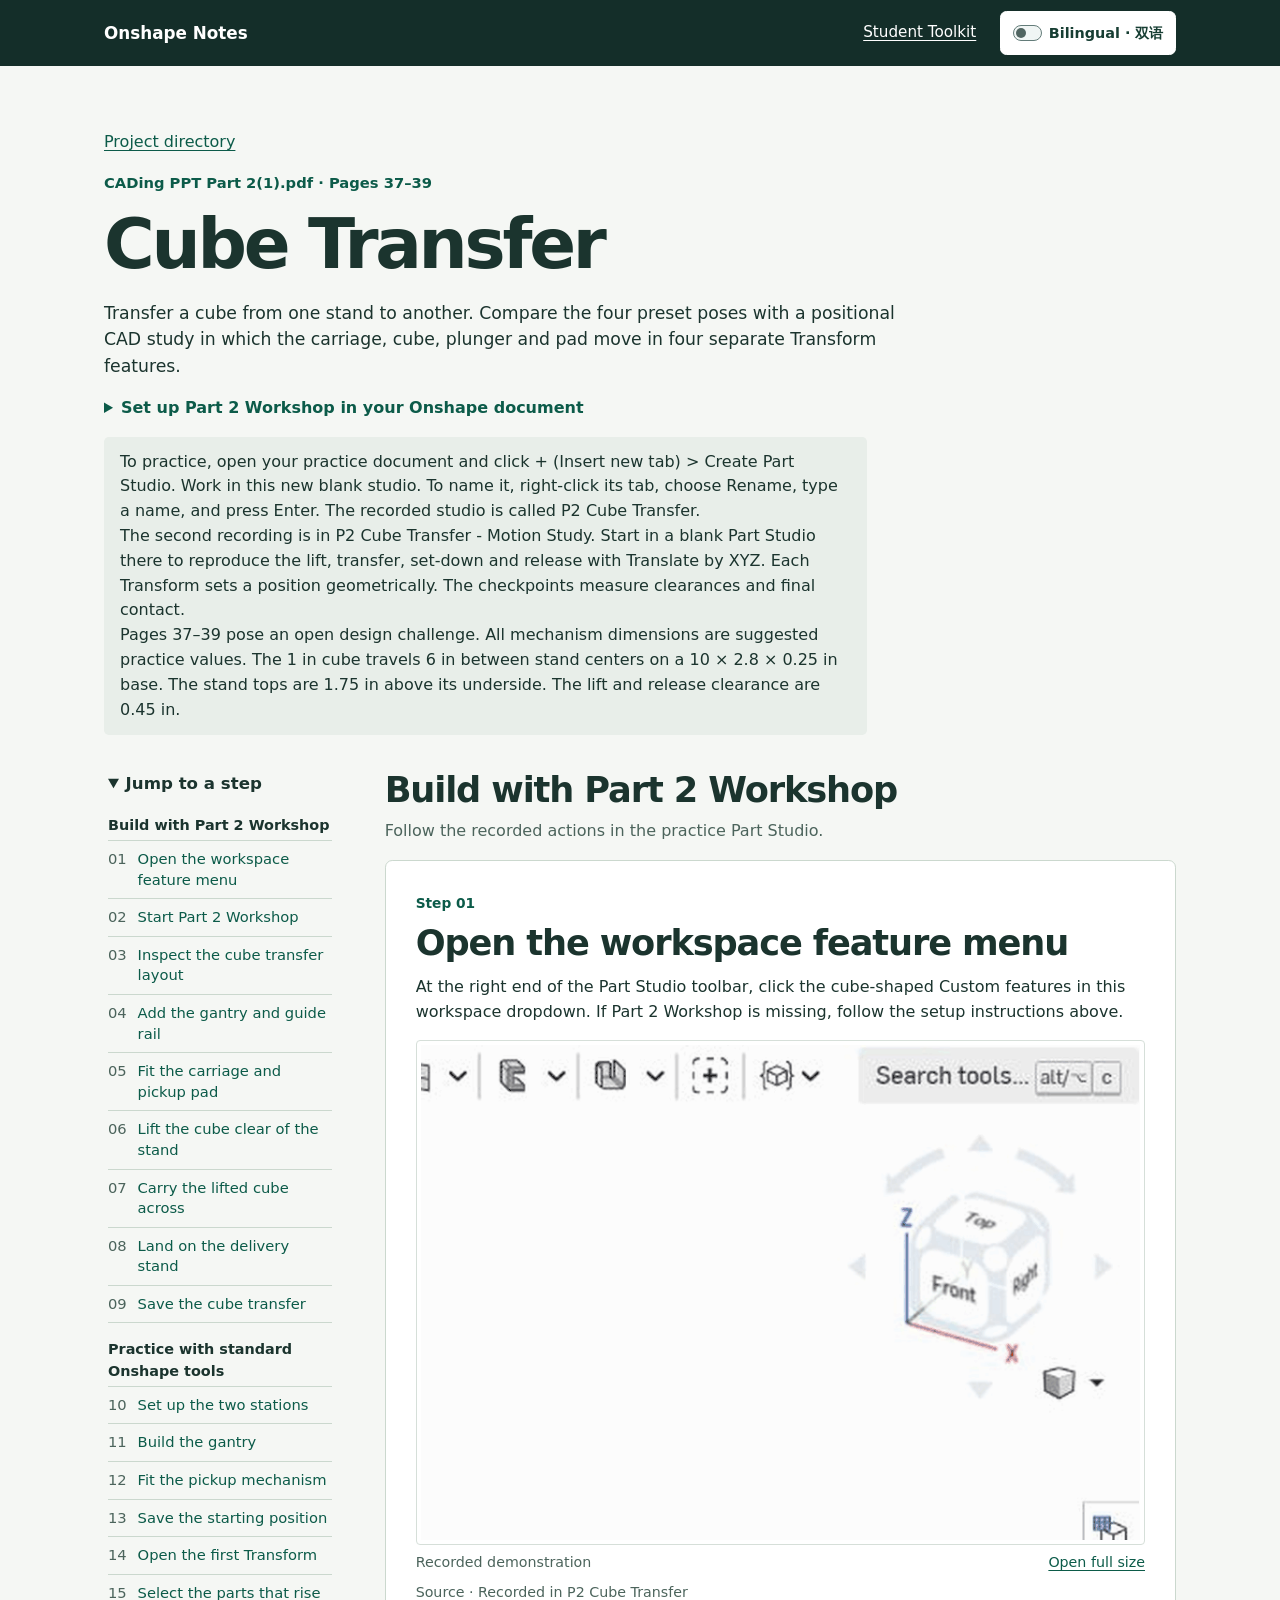
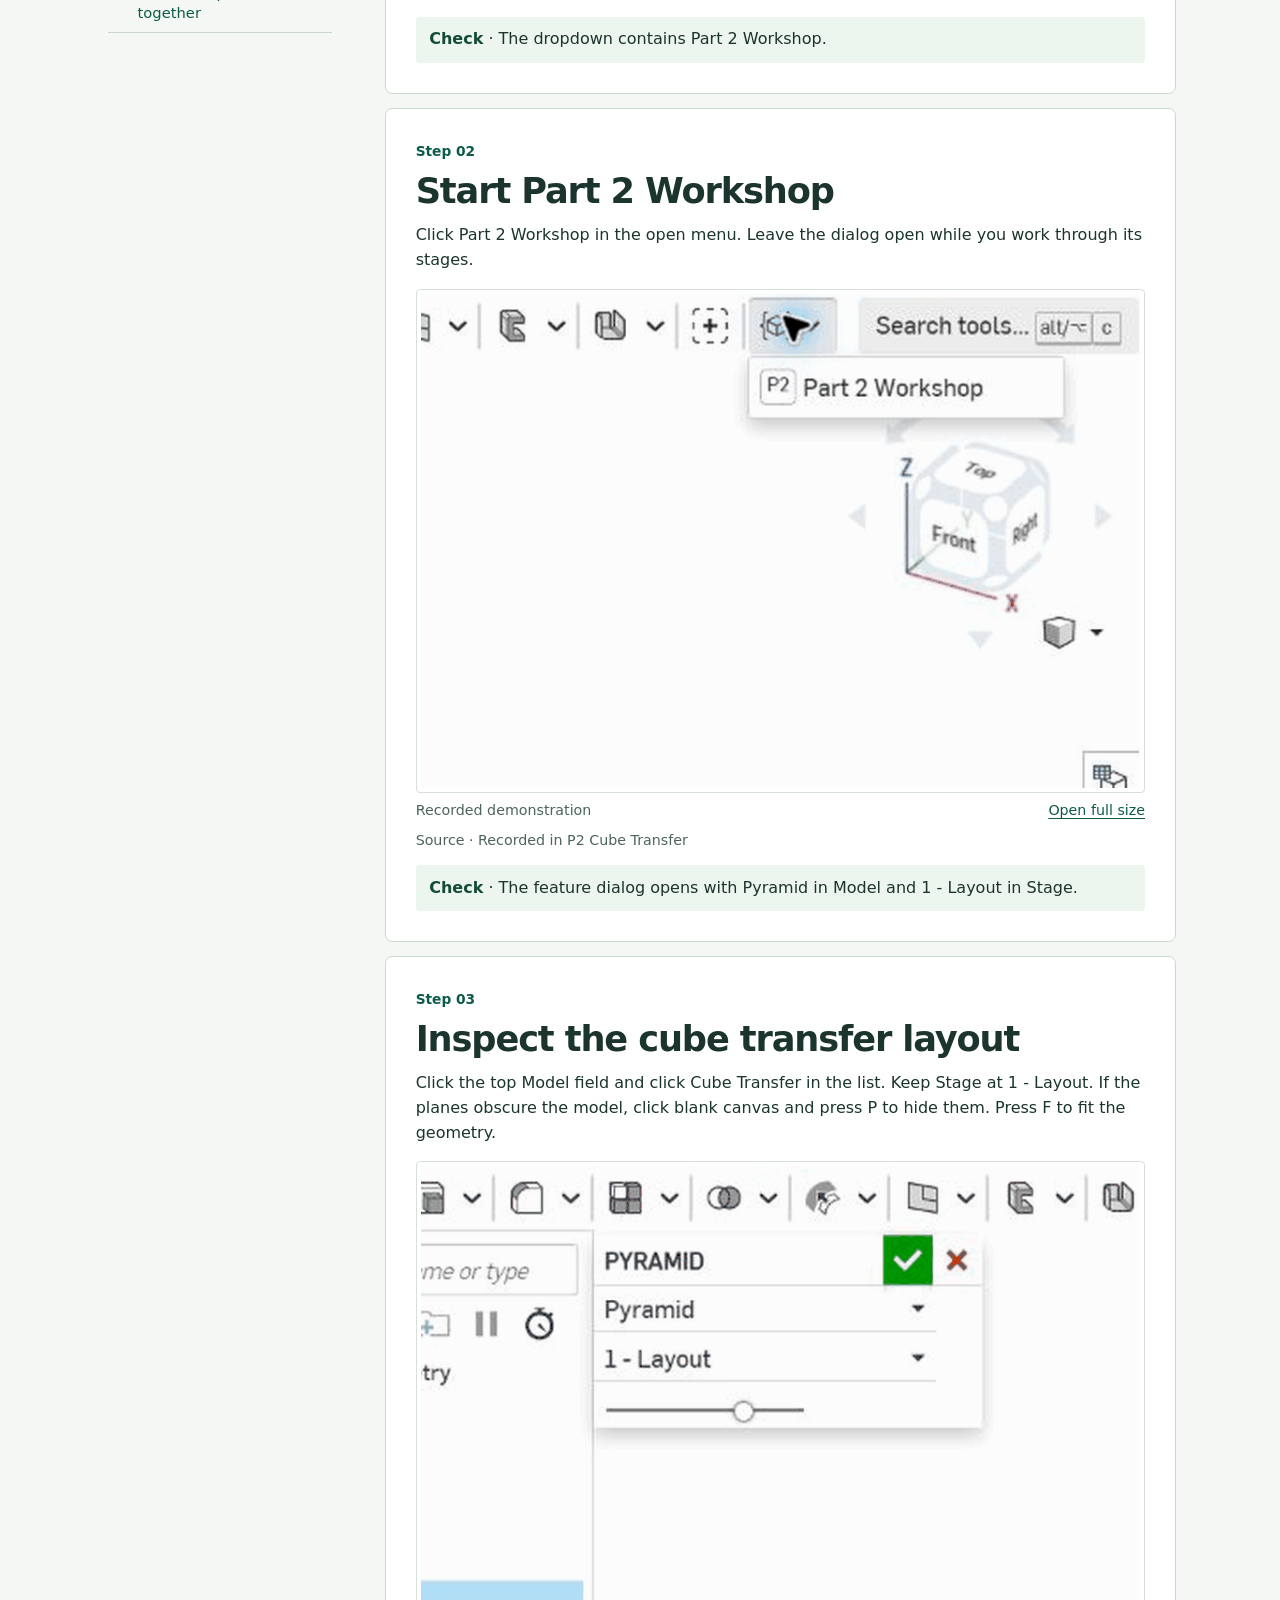
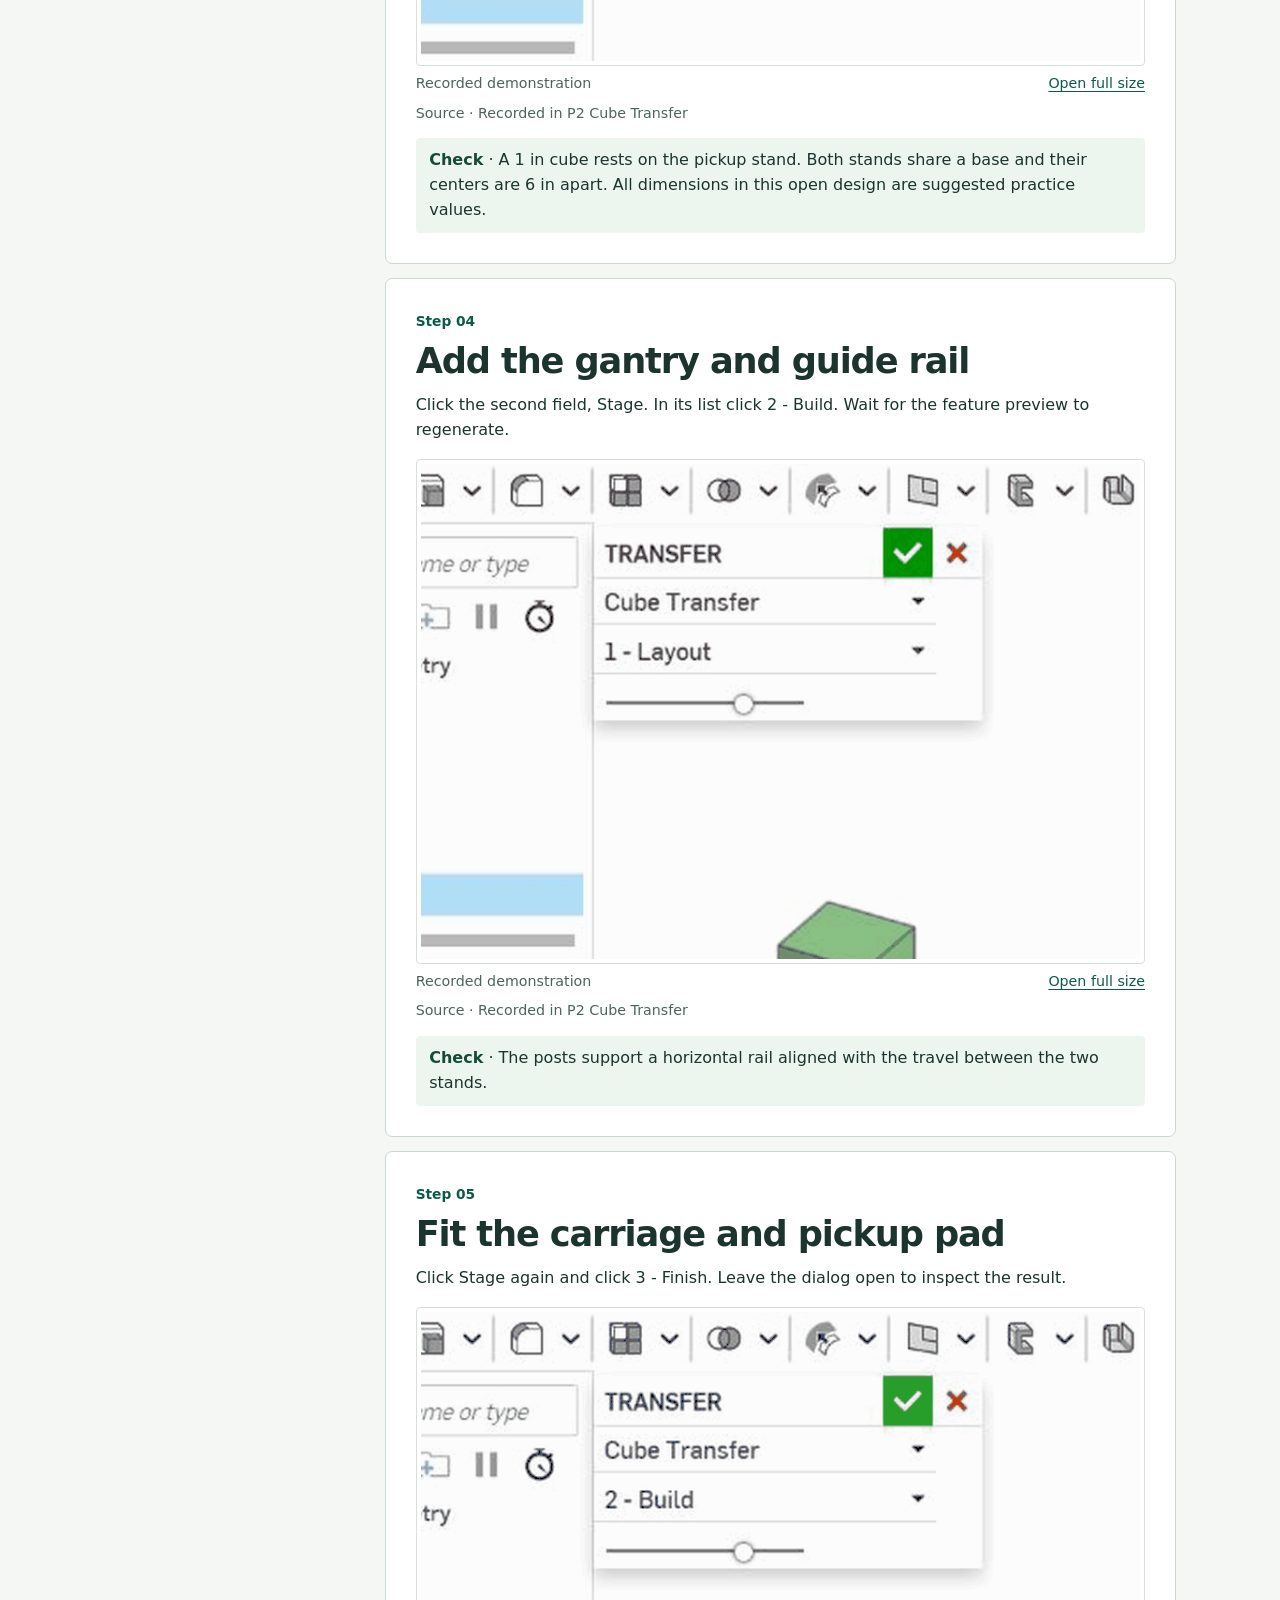
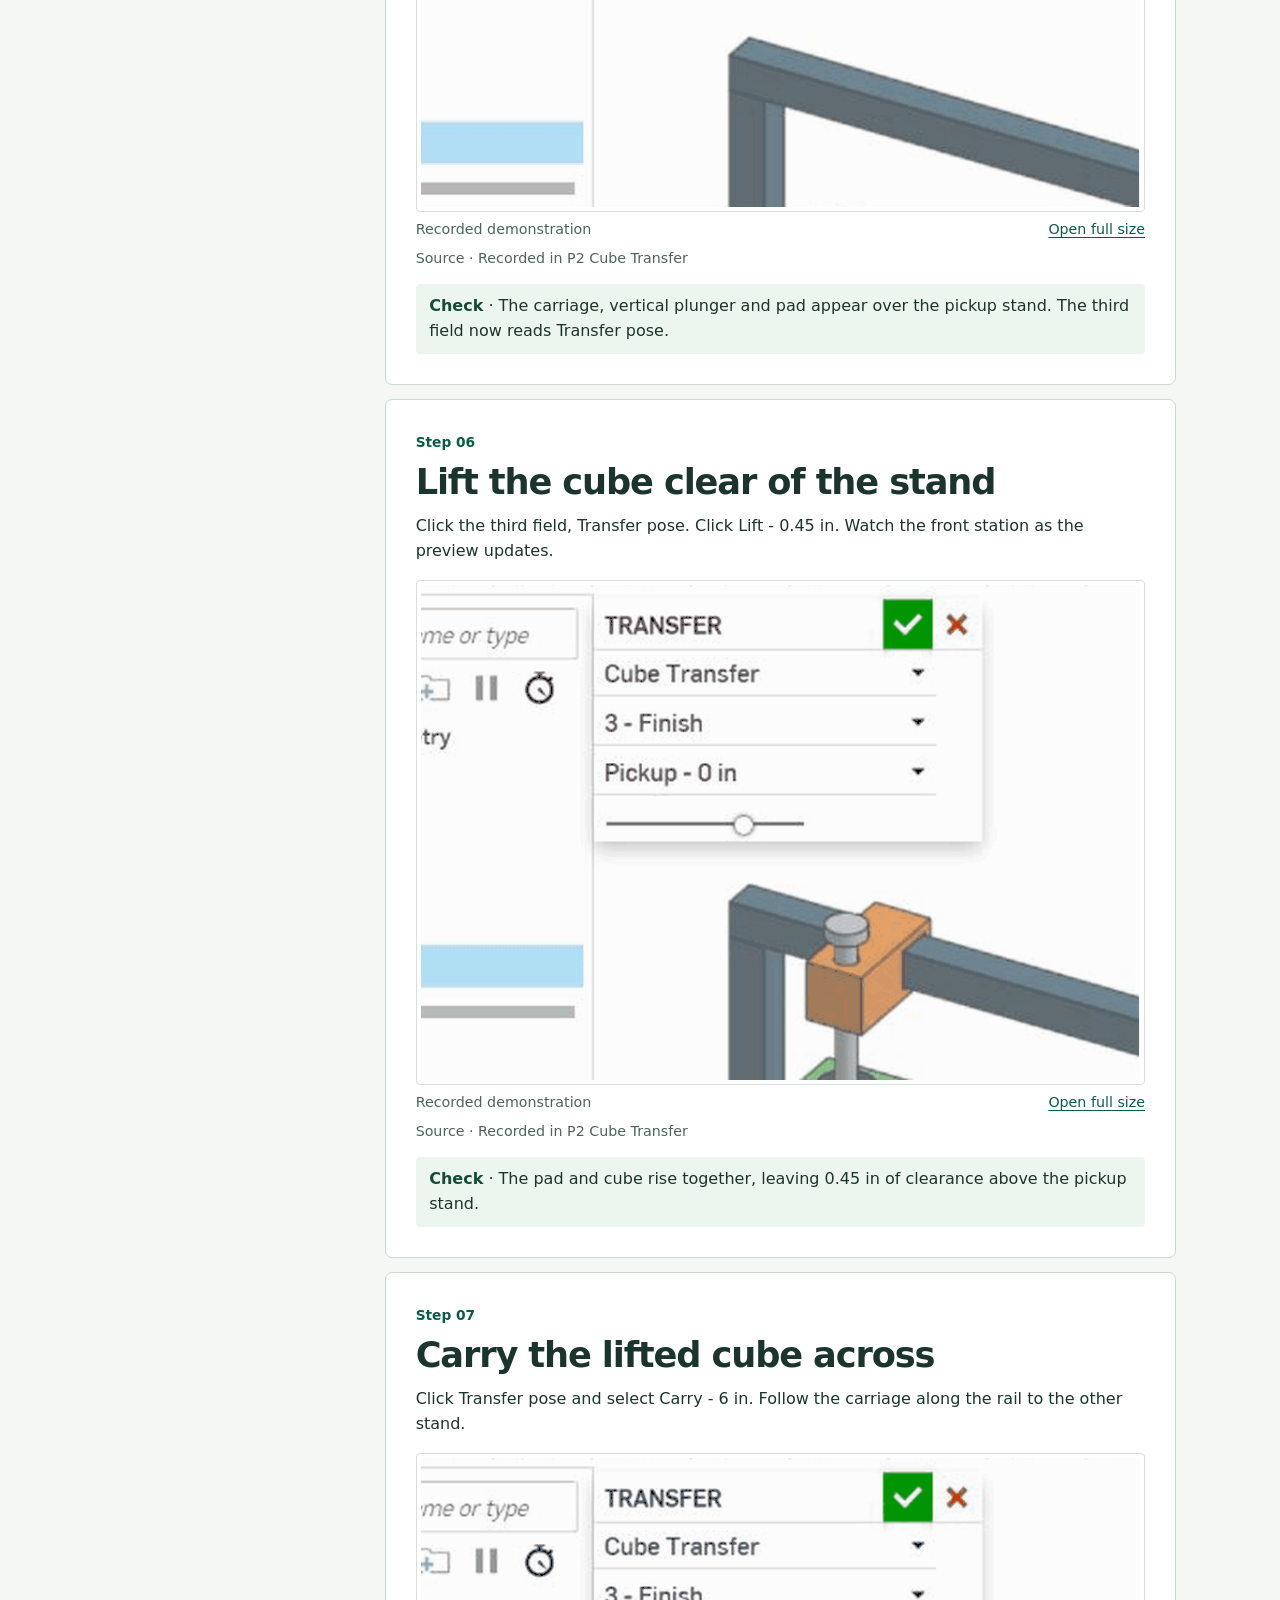
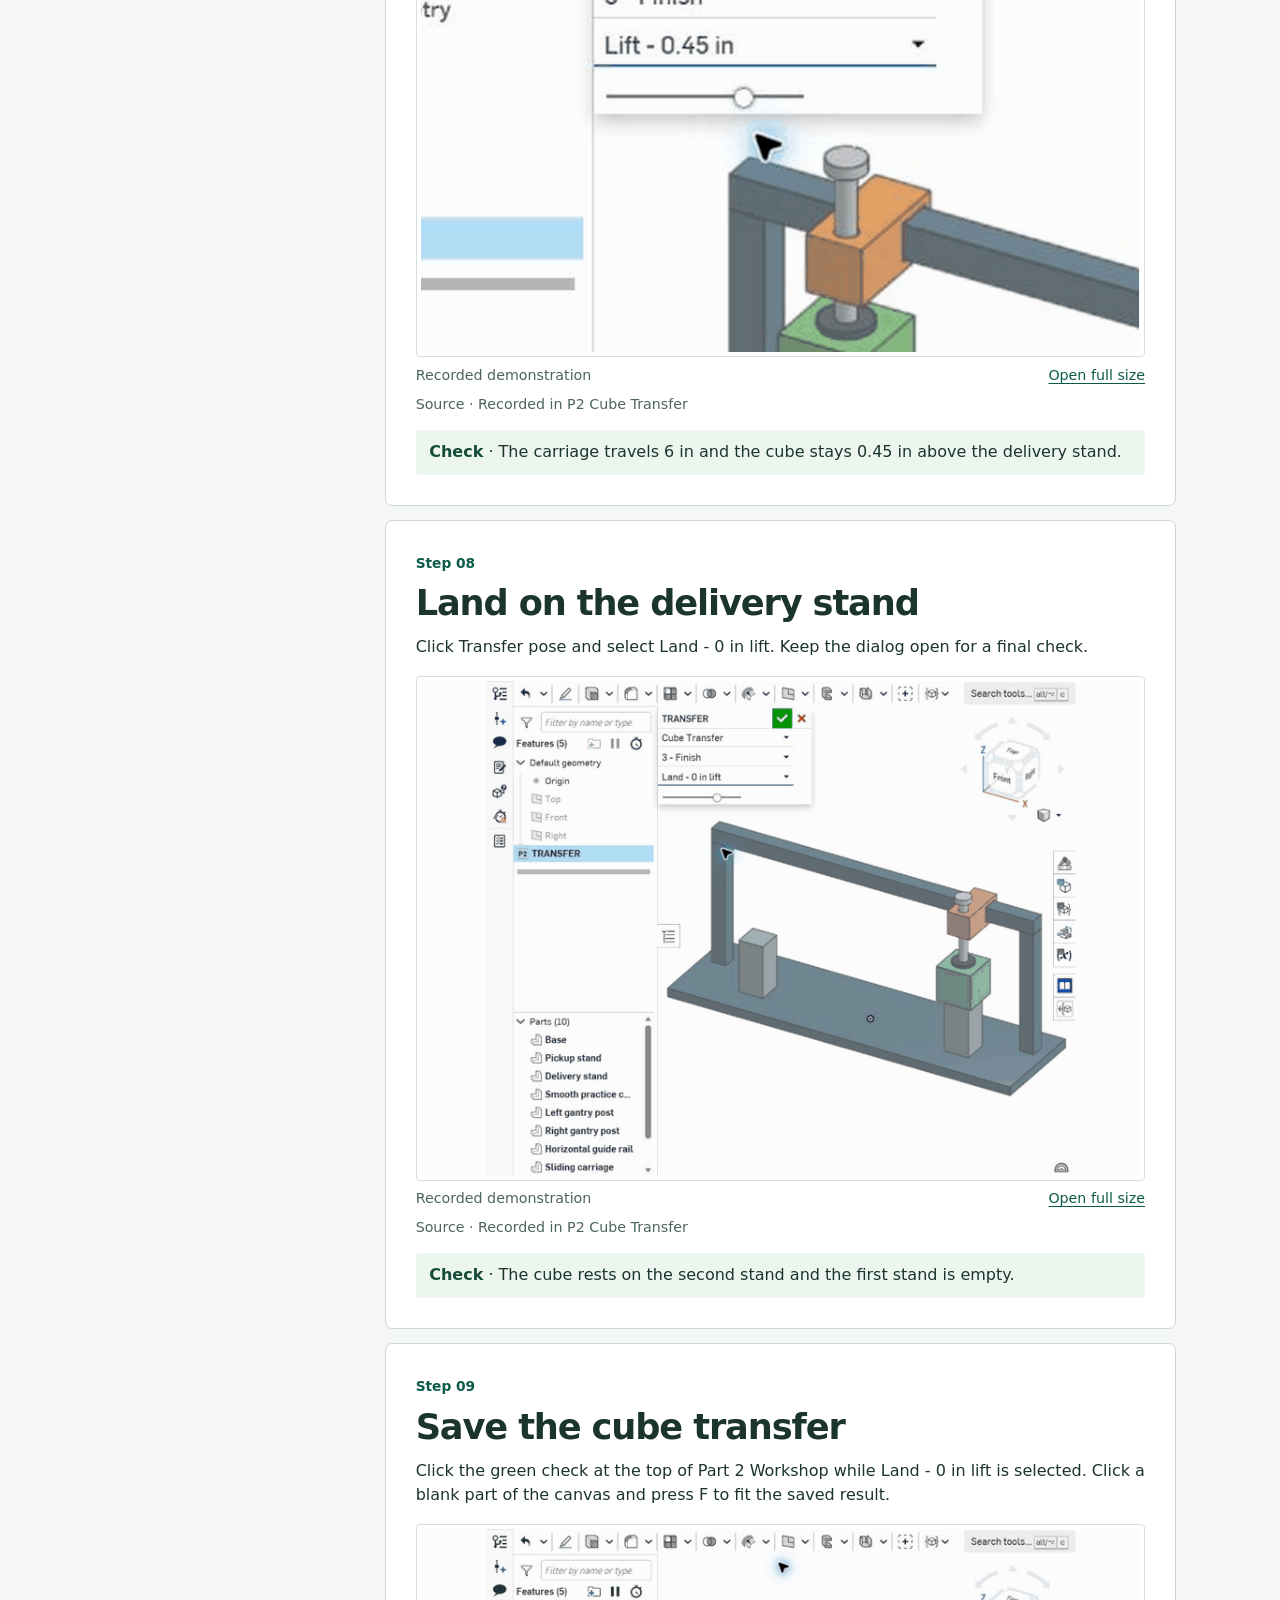
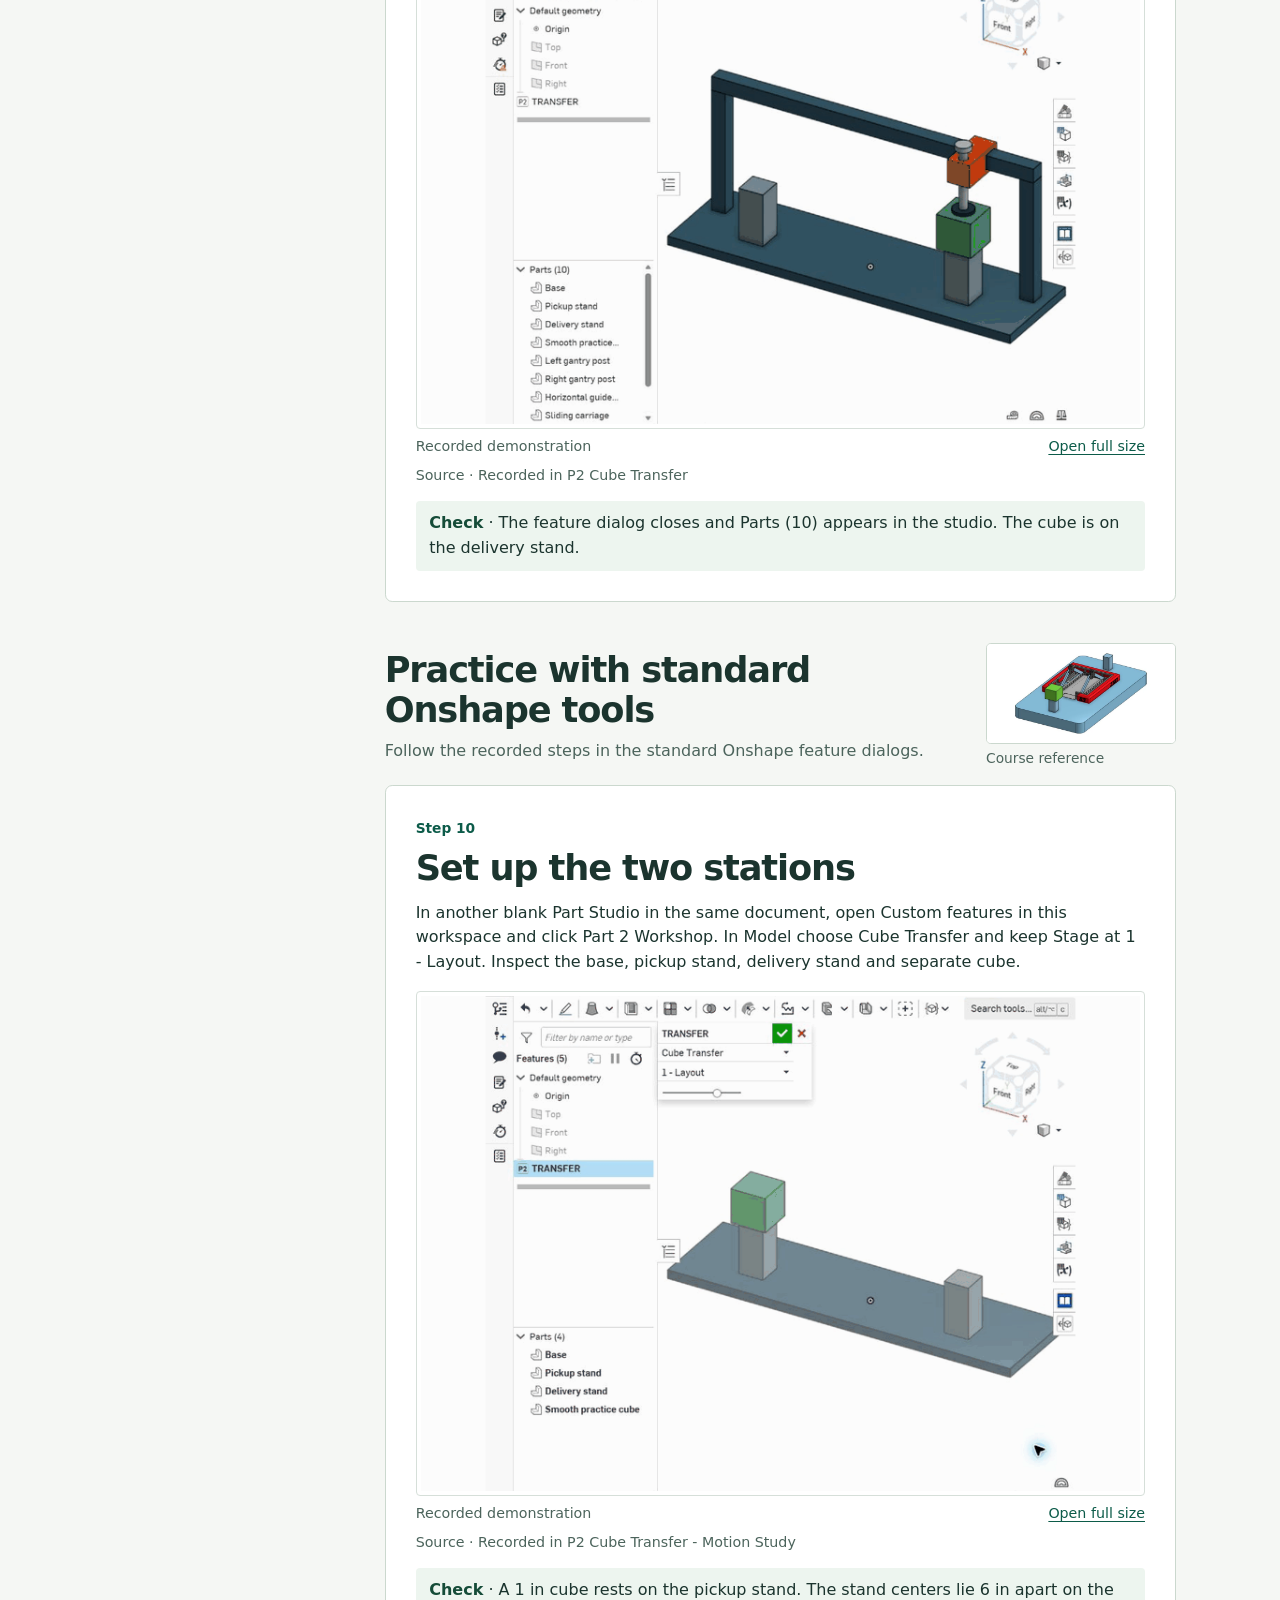
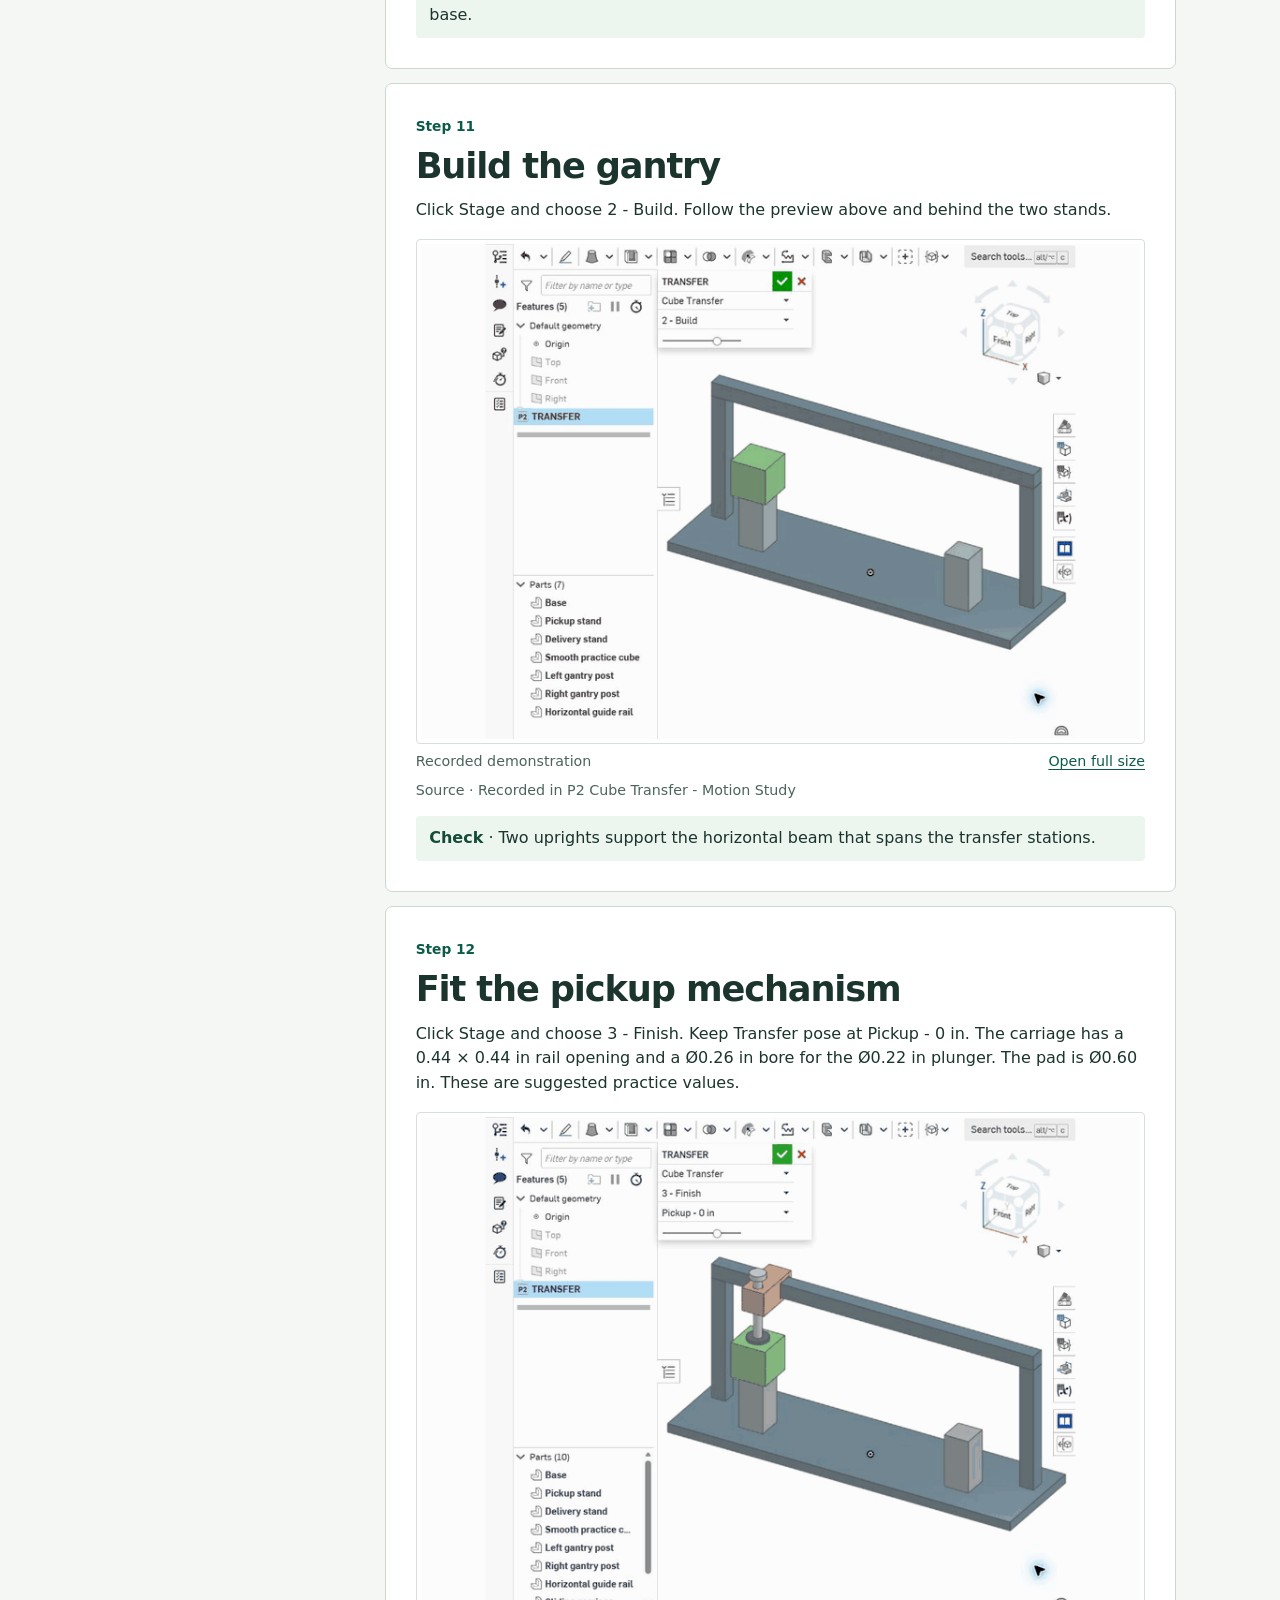
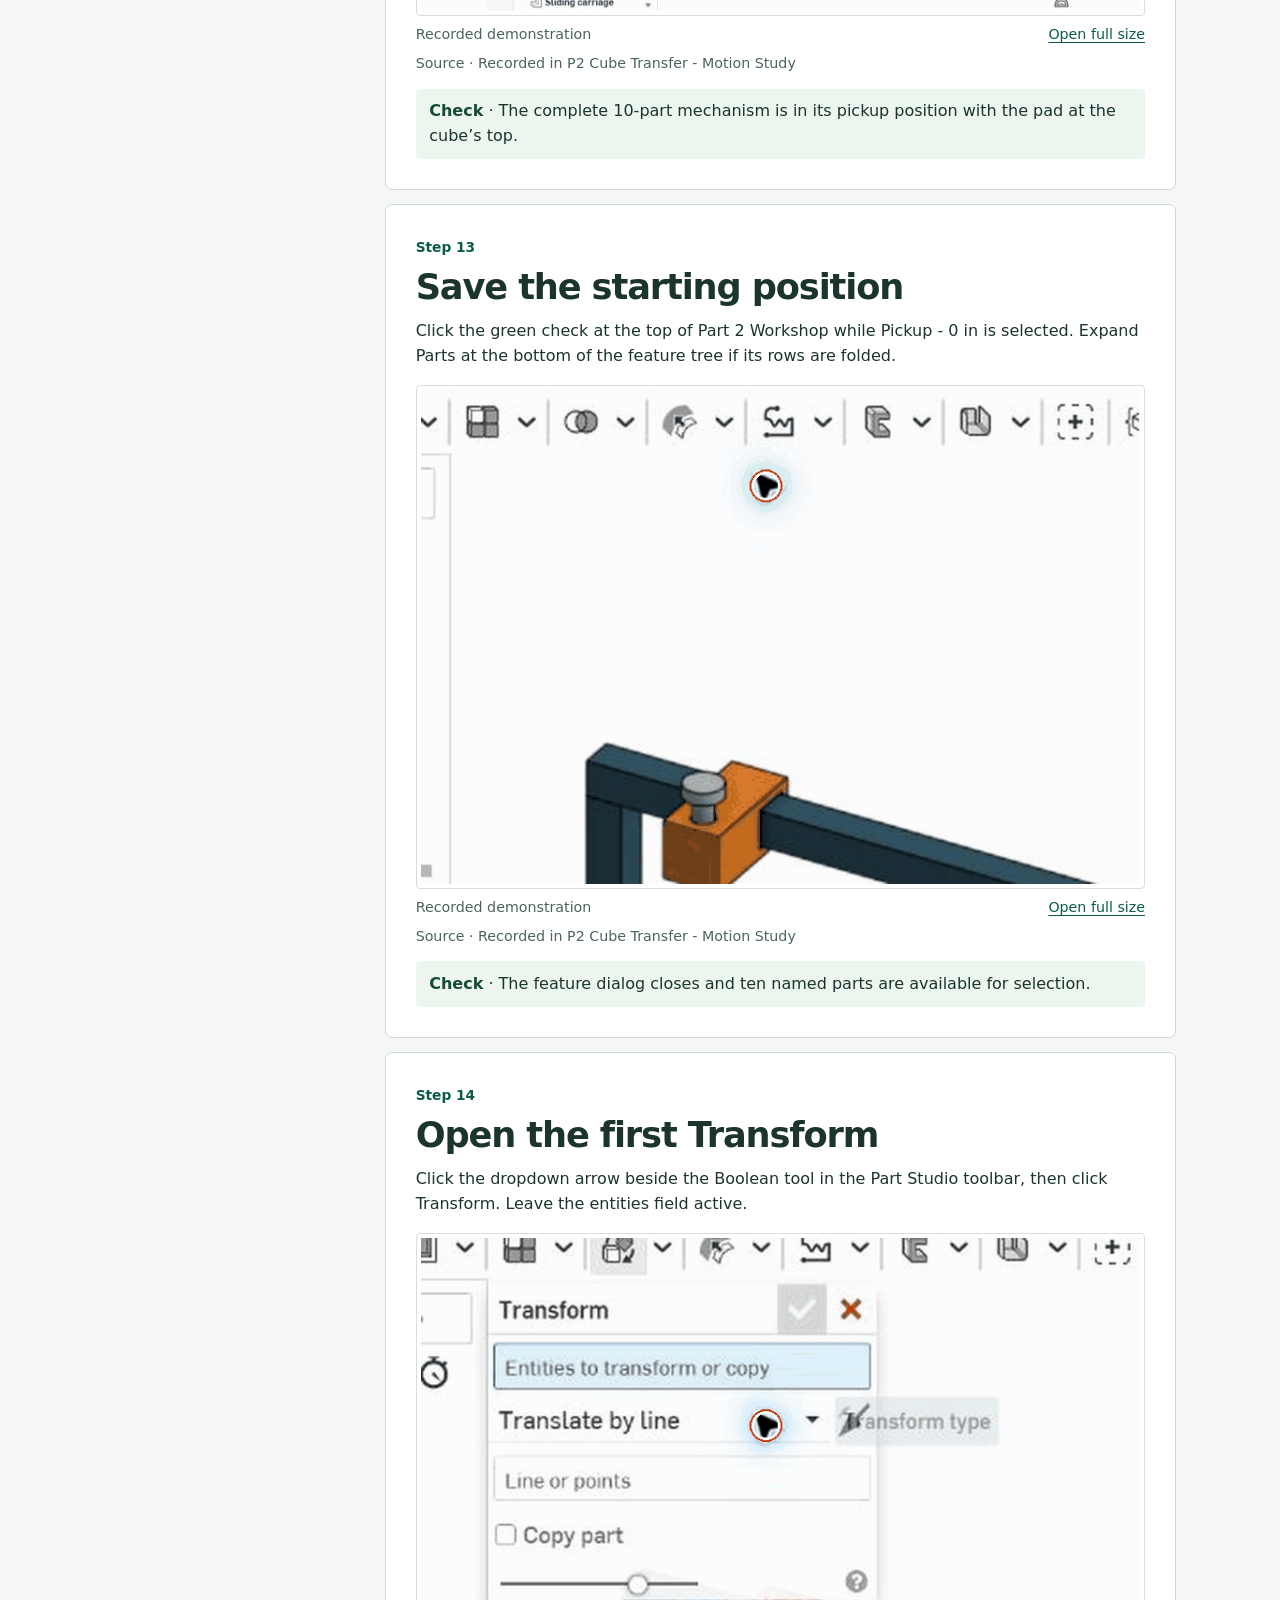
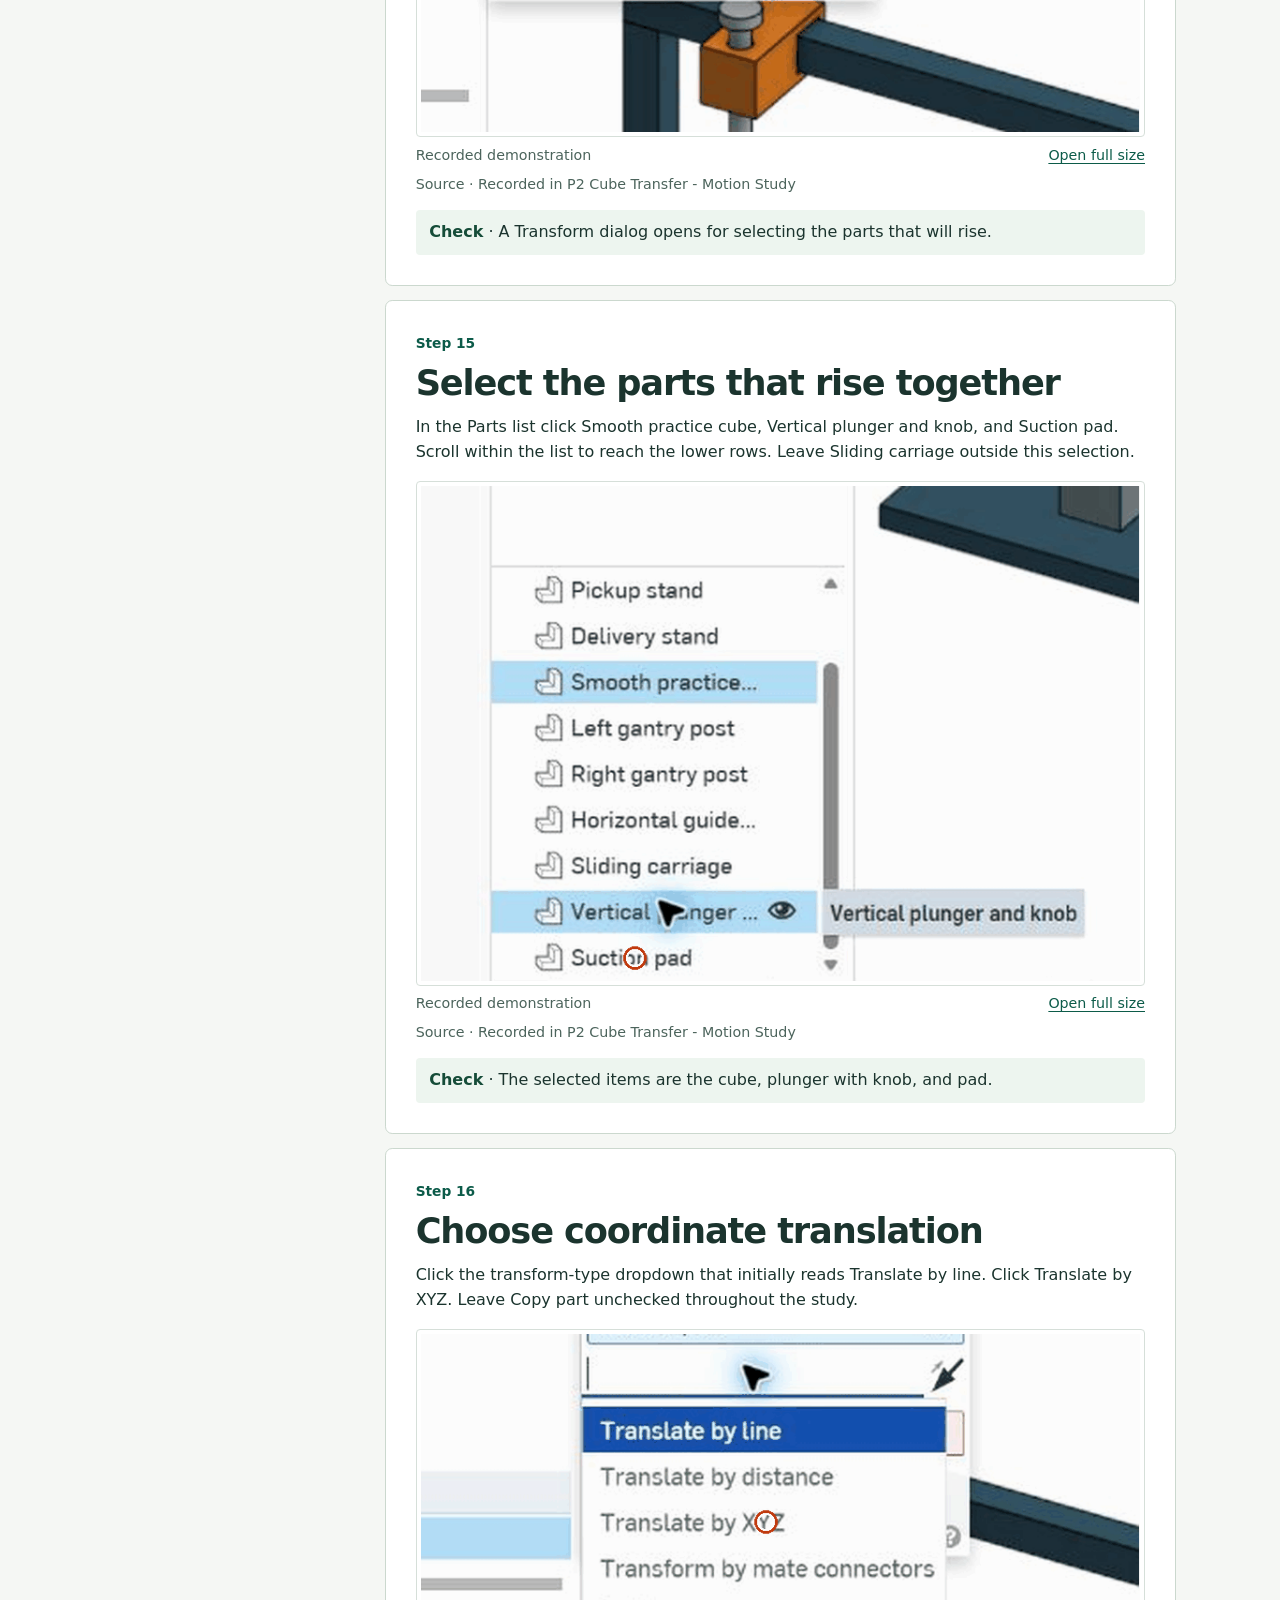
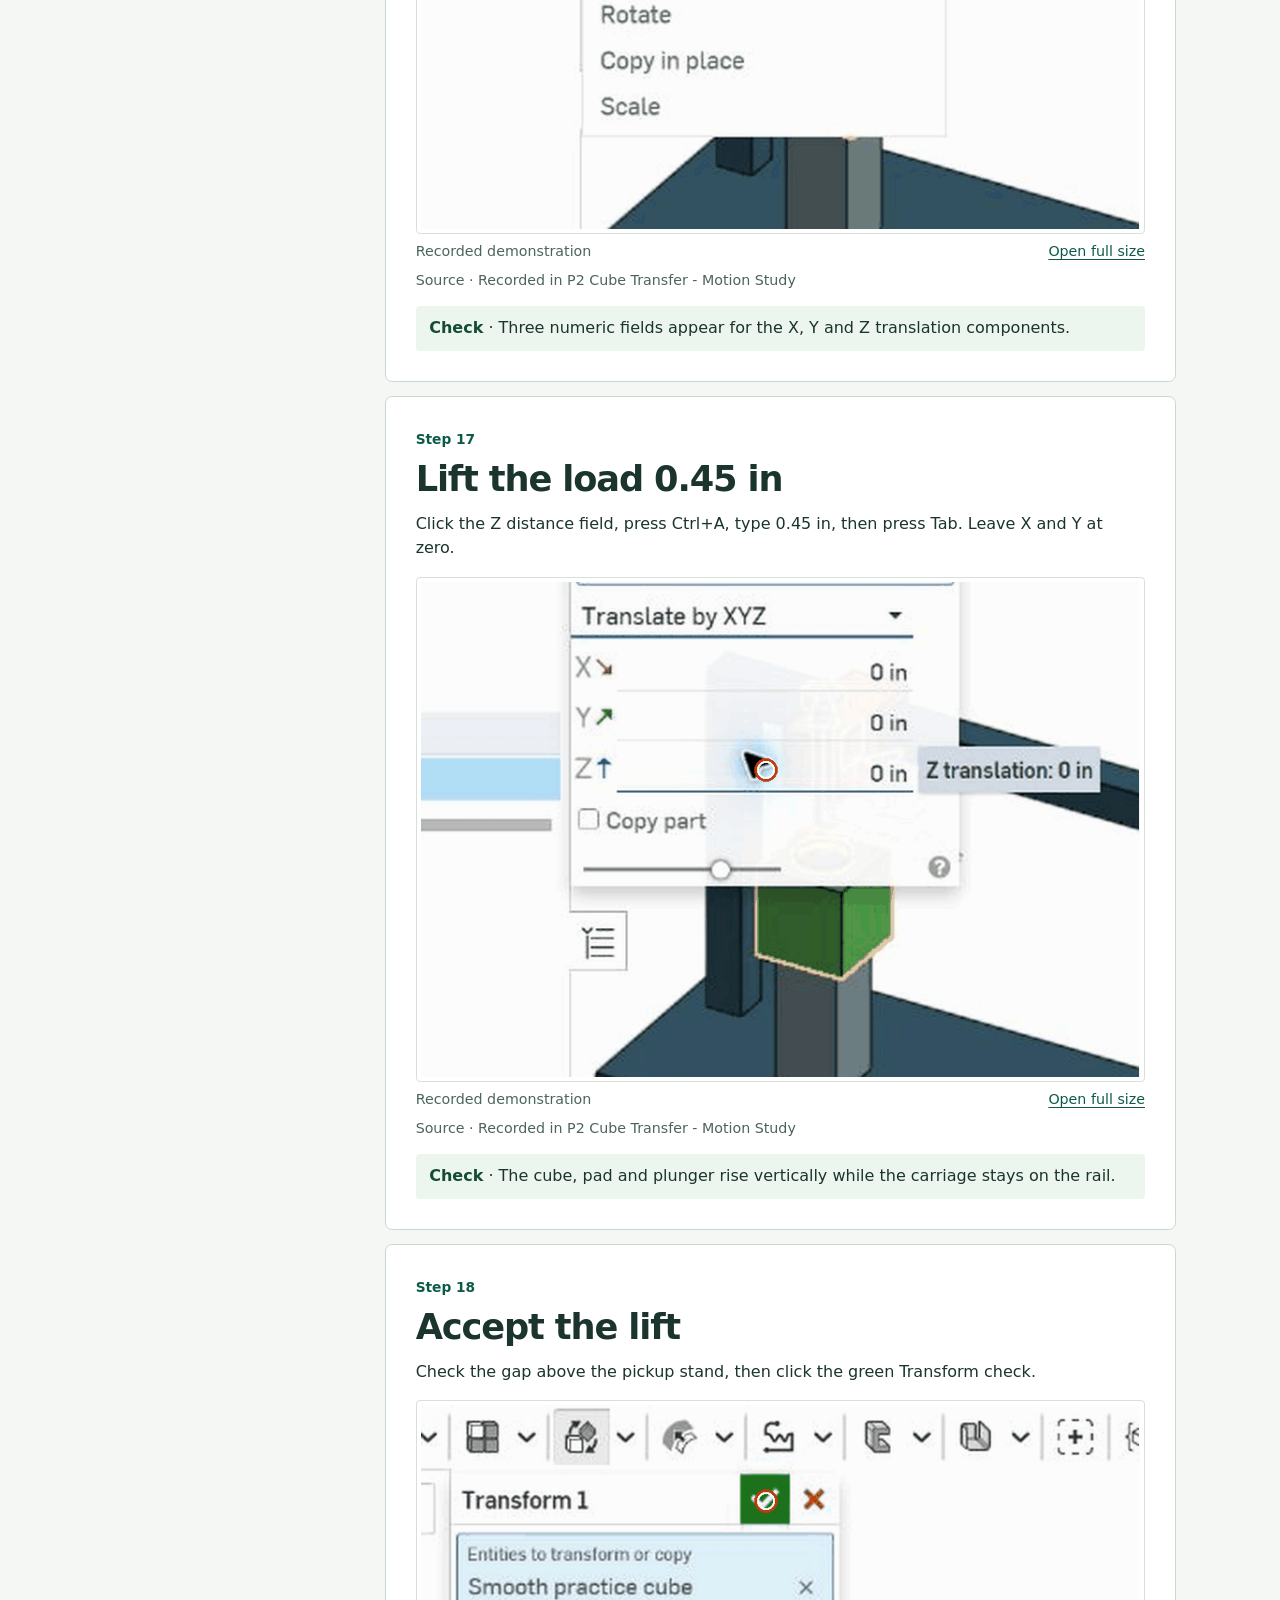
<file: p2-cube-transfer/index.html>
<!doctype html>
<html lang="en"><head><meta charset="utf-8"><meta name="viewport" content="width=device-width,initial-scale=1">
<meta name="theme-color" content="#142e29"><title>Cube Transfer | Onshape Notes</title>
<link rel="stylesheet" href="../part2.css"><link rel="stylesheet" href="../language.css">
<script defer src="../language.js"></script></head>
<body><header class="mast"><div class="wrap"><a href="../" class="brand">Onshape Notes<span class="zh" lang="zh-CN">Onshape 笔记</span></a>
<nav class="utility" aria-label="Site navigation"><a href="../student-toolkit/">Student Toolkit<span class="zh" lang="zh-CN">学生工具包</span></a><button id="bilingual-toggle" type="button" aria-pressed="false" hidden><span class="track" aria-hidden="true"></span><span>Bilingual · <span lang="zh-CN">双语</span></span></button></nav></div></header>
<main class="wrap"><header class="heading"><a class="back" href="../">Project directory<span class="zh" lang="zh-CN">项目目录</span></a>
<p class="kicker">CADing PPT Part 2(1).pdf · Pages 37–39<span class="zh" lang="zh-CN">CADing PPT Part 2(1).pdf · 第 37–39 页</span></p>
<h1>Cube Transfer<span class="zh" lang="zh-CN">方块搬运机构</span></h1><p class="intro">Transfer a cube from one stand to another. Compare the four preset poses with a positional CAD study in which the carriage, cube, plunger and pad move in four separate Transform features.<span class="zh" lang="zh-CN">将方块从一个支座搬运到另一个支座。先查看四个预设姿态，再通过位置运动研究，用四项独立的 Transform 特征控制滑块、方块、推杆与吸盘的移动。</span></p><details class="workshop-setup"><summary>Set up Part 2 Workshop in your Onshape document<span class="zh" lang="zh-CN">在自己的 Onshape 文档中添加 Part 2 Workshop</span></summary><ol><li><a download href="../Part%202%20Workshop.fs.txt">Download the workshop FeatureScript<span class="zh" lang="zh-CN">下载 Workshop 的 FeatureScript 源码</span></a></li><li>Open the downloaded text file and copy its entire contents. In your Onshape practice document, click the + at the bottom left, then click Create Feature Studio.<span class="zh" lang="zh-CN">打开下载的文本文件，复制全部内容。在自己的 Onshape 练习文档左下角单击 +，再单击 Create Feature Studio。</span></li><li>Click inside the Feature Studio editor, select all the starter code, and paste the copied text. Click Commit. Open a Part Studio in the same document and click Custom features in this workspace at the right end of the toolbar. Part 2 Workshop should appear in the list.<span class="zh" lang="zh-CN">单击 Feature Studio 编辑区，全选初始代码，粘贴复制的文本，再单击 Commit。打开同一文档中的 Part Studio，单击工具栏右端的 Custom features in this workspace，列表中应出现 Part 2 Workshop。</span></li></ol></details><div class="notes"><p>To practice, open your practice document and click + (Insert new tab) &gt; Create Part Studio. Work in this new blank studio. To name it, right-click its tab, choose Rename, type a name, and press Enter. The recorded studio is called P2 Cube Transfer.<span class="zh" lang="zh-CN">练习时打开自己的练习文档，单击 +（Insert new tab）&gt; Create Part Studio，在新建的空白工作室中操作。若要命名，右键单击标签，选择 Rename，输入名称后按 Enter。录像中的工作室名为 P2 Cube Transfer。</span></p><p>The second recording is in P2 Cube Transfer - Motion Study. Start in a blank Part Studio there to reproduce the lift, transfer, set-down and release with Translate by XYZ. Each Transform sets a position geometrically. The checkpoints measure clearances and final contact.<span class="zh" lang="zh-CN">第二次录制的工作室为 P2 Cube Transfer - Motion Study。可在空白 Part Studio 中使用 Translate by XYZ 复现抬升、转运、放下和松开。每项 Transform 通过几何平移确定一个位置，检查点用于核实间隙与最终接触。</span></p><p>Pages 37–39 pose an open design challenge. All mechanism dimensions are suggested practice values. The 1 in cube travels 6 in between stand centers on a 10 × 2.8 × 0.25 in base. The stand tops are 1.75 in above its underside. The lift and release clearance are 0.45 in.<span class="zh" lang="zh-CN">第 37–39 页提出开放式设计挑战。这里的机构尺寸都是建议练习值。边长 1 in 的方块在中心相距 6 in 的两个支座间转运，底板尺寸为 10 × 2.8 × 0.25 in。支座顶面距底板底面 1.75 in，抬升和松开间隙均为 0.45 in。</span></p></div></header>
<div class="layout"><details class="step-nav" open><summary>Jump to a step<span class="zh" lang="zh-CN">跳转到步骤</span></summary>
<nav aria-label="Steps"><ol><li class="route-label">Build with Part 2 Workshop<span class="zh" lang="zh-CN">使用 Part 2 Workshop 建模</span></li><li><a href="#step-01"><span class="index">01</span><span>Open the workspace feature menu<span class="zh" lang="zh-CN">打开工作区自定义特征菜单</span></span></a></li><li><a href="#step-02"><span class="index">02</span><span>Start Part 2 Workshop<span class="zh" lang="zh-CN">启动 Part 2 Workshop</span></span></a></li><li><a href="#step-03"><span class="index">03</span><span>Inspect the cube transfer layout<span class="zh" lang="zh-CN">查看方块搬运机构布局</span></span></a></li><li><a href="#step-04"><span class="index">04</span><span>Add the gantry and guide rail<span class="zh" lang="zh-CN">添加龙门架和水平导轨</span></span></a></li><li><a href="#step-05"><span class="index">05</span><span>Fit the carriage and pickup pad<span class="zh" lang="zh-CN">装配滑块与取件吸盘</span></span></a></li><li><a href="#step-06"><span class="index">06</span><span>Lift the cube clear of the stand<span class="zh" lang="zh-CN">抬起方块并离开支座</span></span></a></li><li><a href="#step-07"><span class="index">07</span><span>Carry the lifted cube across<span class="zh" lang="zh-CN">横移已抬高的方块</span></span></a></li><li><a href="#step-08"><span class="index">08</span><span>Land on the delivery stand<span class="zh" lang="zh-CN">将方块放到目标支座</span></span></a></li><li><a href="#step-09"><span class="index">09</span><span>Save the cube transfer<span class="zh" lang="zh-CN">保存方块搬运机构</span></span></a></li><li class="route-label">Practice with standard Onshape tools<span class="zh" lang="zh-CN">使用 Onshape 标准工具练习</span></li><li><a href="#step-10"><span class="index">10</span><span>Set up the two stations<span class="zh" lang="zh-CN">建立两个工位</span></span></a></li><li><a href="#step-11"><span class="index">11</span><span>Build the gantry<span class="zh" lang="zh-CN">建立龙门架</span></span></a></li><li><a href="#step-12"><span class="index">12</span><span>Fit the pickup mechanism<span class="zh" lang="zh-CN">安装取件机构</span></span></a></li><li><a href="#step-13"><span class="index">13</span><span>Save the starting position<span class="zh" lang="zh-CN">保存取件起始位置</span></span></a></li><li><a href="#step-14"><span class="index">14</span><span>Open the first Transform<span class="zh" lang="zh-CN">打开第一次 Transform</span></span></a></li><li><a href="#step-15"><span class="index">15</span><span>Select the parts that rise together<span class="zh" lang="zh-CN">选择需要一起抬升的零件</span></span></a></li><li><a href="#step-16"><span class="index">16</span><span>Choose coordinate translation<span class="zh" lang="zh-CN">选择坐标平移</span></span></a></li><li><a href="#step-17"><span class="index">17</span><span>Lift the load 0.45 in<span class="zh" lang="zh-CN">将负载抬高 0.45 in</span></span></a></li><li><a href="#step-18"><span class="index">18</span><span>Accept the lift<span class="zh" lang="zh-CN">确认抬升动作</span></span></a></li><li><a href="#step-19"><span class="index">19</span><span>Start the horizontal travel<span class="zh" lang="zh-CN">开始水平搬运</span></span></a></li><li><a href="#step-20"><span class="index">20</span><span>Select the load and carriage<span class="zh" lang="zh-CN">选择负载和滑块</span></span></a></li><li><a href="#step-21"><span class="index">21</span><span>Add the plunger and pad<span class="zh" lang="zh-CN">加入推杆和吸盘</span></span></a></li><li><a href="#step-22"><span class="index">22</span><span>Choose XYZ for horizontal travel<span class="zh" lang="zh-CN">选择 XYZ 以设置横移</span></span></a></li><li><a href="#step-23"><span class="index">23</span><span>Move to the second stand<span class="zh" lang="zh-CN">横移至第二个支座</span></span></a></li><li><a href="#step-24"><span class="index">24</span><span>Accept the horizontal travel<span class="zh" lang="zh-CN">确认水平搬运动作</span></span></a></li><li><a href="#step-25"><span class="index">25</span><span>Start the lowering move<span class="zh" lang="zh-CN">开始下降动作</span></span></a></li><li><a href="#step-26"><span class="index">26</span><span>Select the three descending parts<span class="zh" lang="zh-CN">选择三个下降零件</span></span></a></li><li><a href="#step-27"><span class="index">27</span><span>Choose XYZ for lowering<span class="zh" lang="zh-CN">选择 XYZ 以设置下降</span></span></a></li><li><a href="#step-28"><span class="index">28</span><span>Lower the cube onto the stand<span class="zh" lang="zh-CN">将方块降到支座</span></span></a></li><li><a href="#step-29"><span class="index">29</span><span>Accept the placement<span class="zh" lang="zh-CN">确认放件位置</span></span></a></li><li><a href="#step-30"><span class="index">30</span><span>Start the release move<span class="zh" lang="zh-CN">开始松开负载</span></span></a></li><li><a href="#step-31"><span class="index">31</span><span>Select only the plunger and pad<span class="zh" lang="zh-CN">仅选择推杆和吸盘</span></span></a></li><li><a href="#step-32"><span class="index">32</span><span>Choose XYZ for release<span class="zh" lang="zh-CN">选择 XYZ 以设置松开动作</span></span></a></li><li><a href="#step-33"><span class="index">33</span><span>Raise the empty pad<span class="zh" lang="zh-CN">升起空载吸盘</span></span></a></li><li><a href="#step-34"><span class="index">34</span><span>Save and verify independent release<span class="zh" lang="zh-CN">保存并核实独立松开</span></span></a></li></ol></nav></details><div class="steps"><header class="route-heading"><h2>Build with Part 2 Workshop<span class="zh" lang="zh-CN">使用 Part 2 Workshop 建模</span></h2><p>Follow the recorded actions in the practice Part Studio.<span class="zh" lang="zh-CN">跟随练习 Part Studio 中录制的操作。</span></p></header><article class="step" id="step-01">
<a class="step-id" href="#step-01">Step 01<span class="zh" lang="zh-CN">步骤 01</span></a><h2>Open the workspace feature menu<span class="zh" lang="zh-CN">打开工作区自定义特征菜单</span></h2>
<p class="action">At the right end of the Part Studio toolbar, click the cube-shaped Custom features in this workspace dropdown. If Part 2 Workshop is missing, follow the setup instructions above.</p><p class="translated zh" lang="zh-CN">在 Part Studio 工具栏右端，单击立方体形的 Custom features in this workspace 下拉按钮。如果列表中没有 Part 2 Workshop，请先按上方说明添加此特征。</p>
<figure><a class="frame" href="../workshop-media/cube-transfer/01.gif" target="_blank" rel="noopener">
<img src="../workshop-media/cube-transfer/01.gif" alt="Open the workspace feature menu" loading="lazy"></a>
<figcaption><span class="mark">Recorded demonstration<span class="zh" lang="zh-CN">操作录像</span></span><a href="../workshop-media/cube-transfer/01.gif" target="_blank" rel="noopener">Open full size<span class="zh" lang="zh-CN">打开原图</span></a></figcaption></figure><p class="source">Source · Recorded in P2 Cube Transfer<span class="zh" lang="zh-CN">来源 · 录制于 P2 Cube Transfer</span></p>
<div class="check"><p><strong>Check</strong> · The dropdown contains Part 2 Workshop.</p><p class="zh" lang="zh-CN"><strong>核对</strong> · 下拉菜单中出现 Part 2 Workshop。</p></div></article><article class="step" id="step-02">
<a class="step-id" href="#step-02">Step 02<span class="zh" lang="zh-CN">步骤 02</span></a><h2>Start Part 2 Workshop<span class="zh" lang="zh-CN">启动 Part 2 Workshop</span></h2>
<p class="action">Click Part 2 Workshop in the open menu. Leave the dialog open while you work through its stages.</p><p class="translated zh" lang="zh-CN">在已打开的菜单中单击 Part 2 Workshop，保持面板打开以逐阶段查看模型。</p>
<figure><a class="frame" href="../workshop-media/cube-transfer/02.gif" target="_blank" rel="noopener">
<img src="../workshop-media/cube-transfer/02.gif" alt="Start Part 2 Workshop" loading="lazy"></a>
<figcaption><span class="mark">Recorded demonstration<span class="zh" lang="zh-CN">操作录像</span></span><a href="../workshop-media/cube-transfer/02.gif" target="_blank" rel="noopener">Open full size<span class="zh" lang="zh-CN">打开原图</span></a></figcaption></figure><p class="source">Source · Recorded in P2 Cube Transfer<span class="zh" lang="zh-CN">来源 · 录制于 P2 Cube Transfer</span></p>
<div class="check"><p><strong>Check</strong> · The feature dialog opens with Pyramid in Model and 1 - Layout in Stage.</p><p class="zh" lang="zh-CN"><strong>核对</strong> · 特征面板的 Model 显示 Pyramid，Stage 显示 1 - Layout。</p></div></article><article class="step" id="step-03">
<a class="step-id" href="#step-03">Step 03<span class="zh" lang="zh-CN">步骤 03</span></a><h2>Inspect the cube transfer layout<span class="zh" lang="zh-CN">查看方块搬运机构布局</span></h2>
<p class="action">Click the top Model field and click Cube Transfer in the list. Keep Stage at 1 - Layout. If the planes obscure the model, click blank canvas and press P to hide them. Press F to fit the geometry.</p><p class="translated zh" lang="zh-CN">单击顶部 Model 字段，在列表中单击 Cube Transfer。Stage 保持 1 - Layout。若基准面挡住模型，单击空白画布后按 P 将其隐藏，按 F 让几何图形适应视图。</p>
<figure><a class="frame" href="../workshop-media/cube-transfer/03.gif" target="_blank" rel="noopener">
<img src="../workshop-media/cube-transfer/03.gif" alt="Inspect the cube transfer layout" loading="lazy"></a>
<figcaption><span class="mark">Recorded demonstration<span class="zh" lang="zh-CN">操作录像</span></span><a href="../workshop-media/cube-transfer/03.gif" target="_blank" rel="noopener">Open full size<span class="zh" lang="zh-CN">打开原图</span></a></figcaption></figure><p class="source">Source · Recorded in P2 Cube Transfer<span class="zh" lang="zh-CN">来源 · 录制于 P2 Cube Transfer</span></p>
<div class="check"><p><strong>Check</strong> · A 1 in cube rests on the pickup stand. Both stands share a base and their centers are 6 in apart. All dimensions in this open design are suggested practice values.</p><p class="zh" lang="zh-CN"><strong>核对</strong> · 边长 1 in 的方块位于取件支座。两个支座共用底板，中心间距为 6 in。这个开放式方案中的全部尺寸均为建议练习值。</p></div></article><article class="step" id="step-04">
<a class="step-id" href="#step-04">Step 04<span class="zh" lang="zh-CN">步骤 04</span></a><h2>Add the gantry and guide rail<span class="zh" lang="zh-CN">添加龙门架和水平导轨</span></h2>
<p class="action">Click the second field, Stage. In its list click 2 - Build. Wait for the feature preview to regenerate.</p><p class="translated zh" lang="zh-CN">单击第二个字段 Stage，在列表中单击 2 - Build，等待特征预览更新。</p>
<figure><a class="frame" href="../workshop-media/cube-transfer/04.gif" target="_blank" rel="noopener">
<img src="../workshop-media/cube-transfer/04.gif" alt="Add the gantry and guide rail" loading="lazy"></a>
<figcaption><span class="mark">Recorded demonstration<span class="zh" lang="zh-CN">操作录像</span></span><a href="../workshop-media/cube-transfer/04.gif" target="_blank" rel="noopener">Open full size<span class="zh" lang="zh-CN">打开原图</span></a></figcaption></figure><p class="source">Source · Recorded in P2 Cube Transfer<span class="zh" lang="zh-CN">来源 · 录制于 P2 Cube Transfer</span></p>
<div class="check"><p><strong>Check</strong> · The posts support a horizontal rail aligned with the travel between the two stands.</p><p class="zh" lang="zh-CN"><strong>核对</strong> · 立柱支撑水平导轨，导轨平行于两个支座间的搬运方向。</p></div></article><article class="step" id="step-05">
<a class="step-id" href="#step-05">Step 05<span class="zh" lang="zh-CN">步骤 05</span></a><h2>Fit the carriage and pickup pad<span class="zh" lang="zh-CN">装配滑块与取件吸盘</span></h2>
<p class="action">Click Stage again and click 3 - Finish. Leave the dialog open to inspect the result.</p><p class="translated zh" lang="zh-CN">再次单击 Stage 并选择 3 - Finish。保持面板开启，检查预览结果。</p>
<figure><a class="frame" href="../workshop-media/cube-transfer/05.gif" target="_blank" rel="noopener">
<img src="../workshop-media/cube-transfer/05.gif" alt="Fit the carriage and pickup pad" loading="lazy"></a>
<figcaption><span class="mark">Recorded demonstration<span class="zh" lang="zh-CN">操作录像</span></span><a href="../workshop-media/cube-transfer/05.gif" target="_blank" rel="noopener">Open full size<span class="zh" lang="zh-CN">打开原图</span></a></figcaption></figure><p class="source">Source · Recorded in P2 Cube Transfer<span class="zh" lang="zh-CN">来源 · 录制于 P2 Cube Transfer</span></p>
<div class="check"><p><strong>Check</strong> · The carriage, vertical plunger and pad appear over the pickup stand. The third field now reads Transfer pose.</p><p class="zh" lang="zh-CN"><strong>核对</strong> · 取件支座上方出现滑块、竖直推杆与吸盘，第三个字段显示 Transfer pose。</p></div></article><article class="step" id="step-06">
<a class="step-id" href="#step-06">Step 06<span class="zh" lang="zh-CN">步骤 06</span></a><h2>Lift the cube clear of the stand<span class="zh" lang="zh-CN">抬起方块并离开支座</span></h2>
<p class="action">Click the third field, Transfer pose. Click Lift - 0.45 in. Watch the front station as the preview updates.</p><p class="translated zh" lang="zh-CN">单击第三个字段 Transfer pose，再单击 Lift - 0.45 in。观察取件工位，等预览更新。</p>
<figure><a class="frame" href="../workshop-media/cube-transfer/pose01.gif" target="_blank" rel="noopener">
<img src="../workshop-media/cube-transfer/pose01.gif" alt="Lift the cube clear of the stand" loading="lazy"></a>
<figcaption><span class="mark">Recorded demonstration<span class="zh" lang="zh-CN">操作录像</span></span><a href="../workshop-media/cube-transfer/pose01.gif" target="_blank" rel="noopener">Open full size<span class="zh" lang="zh-CN">打开原图</span></a></figcaption></figure><p class="source">Source · Recorded in P2 Cube Transfer<span class="zh" lang="zh-CN">来源 · 录制于 P2 Cube Transfer</span></p>
<div class="check"><p><strong>Check</strong> · The pad and cube rise together, leaving 0.45 in of clearance above the pickup stand.</p><p class="zh" lang="zh-CN"><strong>核对</strong> · 吸盘和方块一起升高，方块底部与取件支座之间出现 0.45 in 间隙。</p></div></article><article class="step" id="step-07">
<a class="step-id" href="#step-07">Step 07<span class="zh" lang="zh-CN">步骤 07</span></a><h2>Carry the lifted cube across<span class="zh" lang="zh-CN">横移已抬高的方块</span></h2>
<p class="action">Click Transfer pose and select Carry - 6 in. Follow the carriage along the rail to the other stand.</p><p class="translated zh" lang="zh-CN">单击 Transfer pose，选择 Carry - 6 in，沿导轨观察滑块移向另一支座。</p>
<figure><a class="frame" href="../workshop-media/cube-transfer/pose02.gif" target="_blank" rel="noopener">
<img src="../workshop-media/cube-transfer/pose02.gif" alt="Carry the lifted cube across" loading="lazy"></a>
<figcaption><span class="mark">Recorded demonstration<span class="zh" lang="zh-CN">操作录像</span></span><a href="../workshop-media/cube-transfer/pose02.gif" target="_blank" rel="noopener">Open full size<span class="zh" lang="zh-CN">打开原图</span></a></figcaption></figure><p class="source">Source · Recorded in P2 Cube Transfer<span class="zh" lang="zh-CN">来源 · 录制于 P2 Cube Transfer</span></p>
<div class="check"><p><strong>Check</strong> · The carriage travels 6 in and the cube stays 0.45 in above the delivery stand.</p><p class="zh" lang="zh-CN"><strong>核对</strong> · 滑块横移 6 in，方块仍位于放件支座上方 0.45 in。</p></div></article><article class="step" id="step-08">
<a class="step-id" href="#step-08">Step 08<span class="zh" lang="zh-CN">步骤 08</span></a><h2>Land on the delivery stand<span class="zh" lang="zh-CN">将方块放到目标支座</span></h2>
<p class="action">Click Transfer pose and select Land - 0 in lift. Keep the dialog open for a final check.</p><p class="translated zh" lang="zh-CN">单击 Transfer pose 并选择 Land - 0 in lift，保持面板打开以检查放件结果。</p>
<figure><a class="frame" href="../workshop-media/cube-transfer/pose03.gif" target="_blank" rel="noopener">
<img src="../workshop-media/cube-transfer/pose03.gif" alt="Land on the delivery stand" loading="lazy"></a>
<figcaption><span class="mark">Recorded demonstration<span class="zh" lang="zh-CN">操作录像</span></span><a href="../workshop-media/cube-transfer/pose03.gif" target="_blank" rel="noopener">Open full size<span class="zh" lang="zh-CN">打开原图</span></a></figcaption></figure><p class="source">Source · Recorded in P2 Cube Transfer<span class="zh" lang="zh-CN">来源 · 录制于 P2 Cube Transfer</span></p>
<div class="check"><p><strong>Check</strong> · The cube rests on the second stand and the first stand is empty.</p><p class="zh" lang="zh-CN"><strong>核对</strong> · 方块在第二个支座上落稳，第一个支座已腾空。</p></div></article><article class="step" id="step-09">
<a class="step-id" href="#step-09">Step 09<span class="zh" lang="zh-CN">步骤 09</span></a><h2>Save the cube transfer<span class="zh" lang="zh-CN">保存方块搬运机构</span></h2>
<p class="action">Click the green check at the top of Part 2 Workshop while Land - 0 in lift is selected. Click a blank part of the canvas and press F to fit the saved result.</p><p class="translated zh" lang="zh-CN">单击 Part 2 Workshop 顶部的绿色勾，此时保持 Land - 0 in lift 已选中。单击画布空白处，按 F 调整已保存模型的视图。</p>
<figure><a class="frame" href="../workshop-media/cube-transfer/06.gif" target="_blank" rel="noopener">
<img src="../workshop-media/cube-transfer/06.gif" alt="Save the cube transfer" loading="lazy"></a>
<figcaption><span class="mark">Recorded demonstration<span class="zh" lang="zh-CN">操作录像</span></span><a href="../workshop-media/cube-transfer/06.gif" target="_blank" rel="noopener">Open full size<span class="zh" lang="zh-CN">打开原图</span></a></figcaption></figure><p class="source">Source · Recorded in P2 Cube Transfer<span class="zh" lang="zh-CN">来源 · 录制于 P2 Cube Transfer</span></p>
<div class="check"><p><strong>Check</strong> · The feature dialog closes and Parts (10) appears in the studio. The cube is on the delivery stand.</p><p class="zh" lang="zh-CN"><strong>核对</strong> · 面板关闭，工作室中显示 Parts (10)。方块停在放件支座上。</p></div></article><header class="route-heading with-reference"><div><h2>Practice with standard Onshape tools<span class="zh" lang="zh-CN">使用 Onshape 标准工具练习</span></h2><p>Follow the recorded steps in the standard Onshape feature dialogs.<span class="zh" lang="zh-CN">跟随录像，在 Onshape 标准特征对话框中逐步操作。</span></p></div><figure class="reference"><a href="../part2-covers/p2-cube-transfer.webp" target="_blank" rel="noopener"><img src="../part2-covers/p2-cube-transfer.webp" alt="Cube Transfer" width="680" height="358" loading="lazy"></a><figcaption>Course reference<span class="zh" lang="zh-CN">课件参考图</span></figcaption></figure></header><article class="step" id="step-10">
<a class="step-id" href="#step-10">Step 10<span class="zh" lang="zh-CN">步骤 10</span></a><h2>Set up the two stations<span class="zh" lang="zh-CN">建立两个工位</span></h2>
<p class="action">In another blank Part Studio in the same document, open Custom features in this workspace and click Part 2 Workshop. In Model choose Cube Transfer and keep Stage at 1 - Layout. Inspect the base, pickup stand, delivery stand and separate cube.</p><p class="translated zh" lang="zh-CN">在同一练习文档的另一个空白 Part Studio 中打开 Custom features in this workspace，单击 Part 2 Workshop。在 Model 中选择 Cube Transfer，Stage 保持 1 - Layout。检查底板、取件支座、放件支座和独立方块。</p>
<figure><a class="frame" href="../workshop-media/cube-transfer/move01.gif" target="_blank" rel="noopener">
<img src="../workshop-media/cube-transfer/move01.gif" alt="Set up the two stations" loading="lazy"></a>
<figcaption><span class="mark">Recorded demonstration<span class="zh" lang="zh-CN">操作录像</span></span><a href="../workshop-media/cube-transfer/move01.gif" target="_blank" rel="noopener">Open full size<span class="zh" lang="zh-CN">打开原图</span></a></figcaption></figure><p class="source">Source · Recorded in P2 Cube Transfer - Motion Study<span class="zh" lang="zh-CN">来源 · 录制于 P2 Cube Transfer - Motion Study</span></p>
<div class="check"><p><strong>Check</strong> · A 1 in cube rests on the pickup stand. The stand centers lie 6 in apart on the base.</p><p class="zh" lang="zh-CN"><strong>核对</strong> · 边长 1 in 的方块位于取件支座上，两个支座中心在底板上相距 6 in。</p></div></article><article class="step" id="step-11">
<a class="step-id" href="#step-11">Step 11<span class="zh" lang="zh-CN">步骤 11</span></a><h2>Build the gantry<span class="zh" lang="zh-CN">建立龙门架</span></h2>
<p class="action">Click Stage and choose 2 - Build. Follow the preview above and behind the two stands.</p><p class="translated zh" lang="zh-CN">单击 Stage 并选择 2 - Build，观察两支座后方及上方的预览。</p>
<figure><a class="frame" href="../workshop-media/cube-transfer/move02.gif" target="_blank" rel="noopener">
<img src="../workshop-media/cube-transfer/move02.gif" alt="Build the gantry" loading="lazy"></a>
<figcaption><span class="mark">Recorded demonstration<span class="zh" lang="zh-CN">操作录像</span></span><a href="../workshop-media/cube-transfer/move02.gif" target="_blank" rel="noopener">Open full size<span class="zh" lang="zh-CN">打开原图</span></a></figcaption></figure><p class="source">Source · Recorded in P2 Cube Transfer - Motion Study<span class="zh" lang="zh-CN">来源 · 录制于 P2 Cube Transfer - Motion Study</span></p>
<div class="check"><p><strong>Check</strong> · Two uprights support the horizontal beam that spans the transfer stations.</p><p class="zh" lang="zh-CN"><strong>核对</strong> · 两根立柱支撑横跨两个搬运工位的水平梁。</p></div></article><article class="step" id="step-12">
<a class="step-id" href="#step-12">Step 12<span class="zh" lang="zh-CN">步骤 12</span></a><h2>Fit the pickup mechanism<span class="zh" lang="zh-CN">安装取件机构</span></h2>
<p class="action">Click Stage and choose 3 - Finish. Keep Transfer pose at Pickup - 0 in. The carriage has a 0.44 × 0.44 in rail opening and a Ø0.26 in bore for the Ø0.22 in plunger. The pad is Ø0.60 in. These are suggested practice values.</p><p class="translated zh" lang="zh-CN">单击 Stage 并选择 3 - Finish。Transfer pose 保持 Pickup - 0 in。滑块导轨通孔为 0.44 × 0.44 in，竖向孔直径 0.26 in，容纳直径 0.22 in 的推杆。吸盘直径为 0.60 in。这些均为建议练习值。</p>
<figure><a class="frame" href="../workshop-media/cube-transfer/move03.gif" target="_blank" rel="noopener">
<img src="../workshop-media/cube-transfer/move03.gif" alt="Fit the pickup mechanism" loading="lazy"></a>
<figcaption><span class="mark">Recorded demonstration<span class="zh" lang="zh-CN">操作录像</span></span><a href="../workshop-media/cube-transfer/move03.gif" target="_blank" rel="noopener">Open full size<span class="zh" lang="zh-CN">打开原图</span></a></figcaption></figure><p class="source">Source · Recorded in P2 Cube Transfer - Motion Study<span class="zh" lang="zh-CN">来源 · 录制于 P2 Cube Transfer - Motion Study</span></p>
<div class="check"><p><strong>Check</strong> · The complete 10-part mechanism is in its pickup position with the pad at the cube’s top.</p><p class="zh" lang="zh-CN"><strong>核对</strong> · 完整机构包含 10 个零件，吸盘位于取件支座上方方块的顶面。</p></div></article><article class="step" id="step-13">
<a class="step-id" href="#step-13">Step 13<span class="zh" lang="zh-CN">步骤 13</span></a><h2>Save the starting position<span class="zh" lang="zh-CN">保存取件起始位置</span></h2>
<p class="action">Click the green check at the top of Part 2 Workshop while Pickup - 0 in is selected. Expand Parts at the bottom of the feature tree if its rows are folded.</p><p class="translated zh" lang="zh-CN">保持 Pickup - 0 in 已选中，单击 Part 2 Workshop 顶部绿色勾。若特征树下方 Parts 已折叠，可将其展开。</p>
<figure><a class="frame" href="../workshop-media/cube-transfer/move04.gif" target="_blank" rel="noopener">
<img src="../workshop-media/cube-transfer/move04.gif" alt="Save the starting position" loading="lazy"></a>
<figcaption><span class="mark">Recorded demonstration<span class="zh" lang="zh-CN">操作录像</span></span><a href="../workshop-media/cube-transfer/move04.gif" target="_blank" rel="noopener">Open full size<span class="zh" lang="zh-CN">打开原图</span></a></figcaption></figure><p class="source">Source · Recorded in P2 Cube Transfer - Motion Study<span class="zh" lang="zh-CN">来源 · 录制于 P2 Cube Transfer - Motion Study</span></p>
<div class="check"><p><strong>Check</strong> · The feature dialog closes and ten named parts are available for selection.</p><p class="zh" lang="zh-CN"><strong>核对</strong> · 特征面板关闭，Parts 列表中出现十个可按名称选取的零件。</p></div></article><article class="step" id="step-14">
<a class="step-id" href="#step-14">Step 14<span class="zh" lang="zh-CN">步骤 14</span></a><h2>Open the first Transform<span class="zh" lang="zh-CN">打开第一次 Transform</span></h2>
<p class="action">Click the dropdown arrow beside the Boolean tool in the Part Studio toolbar, then click Transform. Leave the entities field active.</p><p class="translated zh" lang="zh-CN">单击 Part Studio 工具栏 Boolean 旁的下拉箭头，再单击 Transform。保持实体选择字段激活。</p>
<figure><a class="frame" href="../workshop-media/cube-transfer/move05.gif" target="_blank" rel="noopener">
<img src="../workshop-media/cube-transfer/move05.gif" alt="Open the first Transform" loading="lazy"></a>
<figcaption><span class="mark">Recorded demonstration<span class="zh" lang="zh-CN">操作录像</span></span><a href="../workshop-media/cube-transfer/move05.gif" target="_blank" rel="noopener">Open full size<span class="zh" lang="zh-CN">打开原图</span></a></figcaption></figure><p class="source">Source · Recorded in P2 Cube Transfer - Motion Study<span class="zh" lang="zh-CN">来源 · 录制于 P2 Cube Transfer - Motion Study</span></p>
<div class="check"><p><strong>Check</strong> · A Transform dialog opens for selecting the parts that will rise.</p><p class="zh" lang="zh-CN"><strong>核对</strong> · Transform 面板打开，可开始选择要抬升的零件。</p></div></article><article class="step" id="step-15">
<a class="step-id" href="#step-15">Step 15<span class="zh" lang="zh-CN">步骤 15</span></a><h2>Select the parts that rise together<span class="zh" lang="zh-CN">选择需要一起抬升的零件</span></h2>
<p class="action">In the Parts list click Smooth practice cube, Vertical plunger and knob, and Suction pad. Scroll within the list to reach the lower rows. Leave Sliding carriage outside this selection.</p><p class="translated zh" lang="zh-CN">在 Parts 中依次单击 Smooth practice cube、Vertical plunger and knob 和 Suction pad。可在零件列表内滚动以找到下方条目。此次选择只包括以上三件。</p>
<figure><a class="frame" href="../workshop-media/cube-transfer/move06.gif" target="_blank" rel="noopener">
<img src="../workshop-media/cube-transfer/move06.gif" alt="Select the parts that rise together" loading="lazy"></a>
<figcaption><span class="mark">Recorded demonstration<span class="zh" lang="zh-CN">操作录像</span></span><a href="../workshop-media/cube-transfer/move06.gif" target="_blank" rel="noopener">Open full size<span class="zh" lang="zh-CN">打开原图</span></a></figcaption></figure><p class="source">Source · Recorded in P2 Cube Transfer - Motion Study<span class="zh" lang="zh-CN">来源 · 录制于 P2 Cube Transfer - Motion Study</span></p>
<div class="check"><p><strong>Check</strong> · The selected items are the cube, plunger with knob, and pad.</p><p class="zh" lang="zh-CN"><strong>核对</strong> · 已选中方块、带旋钮推杆及吸盘三件。</p></div></article><article class="step" id="step-16">
<a class="step-id" href="#step-16">Step 16<span class="zh" lang="zh-CN">步骤 16</span></a><h2>Choose coordinate translation<span class="zh" lang="zh-CN">选择坐标平移</span></h2>
<p class="action">Click the transform-type dropdown that initially reads Translate by line. Click Translate by XYZ. Leave Copy part unchecked throughout the study.</p><p class="translated zh" lang="zh-CN">单击初始显示 Translate by line 的变换类型下拉框，选择 Translate by XYZ。整个运动研究过程中，Copy part 均保持未勾选。</p>
<figure><a class="frame" href="../workshop-media/cube-transfer/move07.gif" target="_blank" rel="noopener">
<img src="../workshop-media/cube-transfer/move07.gif" alt="Choose coordinate translation" loading="lazy"></a>
<figcaption><span class="mark">Recorded demonstration<span class="zh" lang="zh-CN">操作录像</span></span><a href="../workshop-media/cube-transfer/move07.gif" target="_blank" rel="noopener">Open full size<span class="zh" lang="zh-CN">打开原图</span></a></figcaption></figure><p class="source">Source · Recorded in P2 Cube Transfer - Motion Study<span class="zh" lang="zh-CN">来源 · 录制于 P2 Cube Transfer - Motion Study</span></p>
<div class="check"><p><strong>Check</strong> · Three numeric fields appear for the X, Y and Z translation components.</p><p class="zh" lang="zh-CN"><strong>核对</strong> · 面板中出现 X、Y、Z 三个方向的平移数值输入栏。</p></div></article><article class="step" id="step-17">
<a class="step-id" href="#step-17">Step 17<span class="zh" lang="zh-CN">步骤 17</span></a><h2>Lift the load 0.45 in<span class="zh" lang="zh-CN">将负载抬高 0.45 in</span></h2>
<p class="action">Click the Z distance field, press Ctrl+A, type 0.45 in, then press Tab. Leave X and Y at zero.</p><p class="translated zh" lang="zh-CN">单击 Z 距离栏，按 Ctrl+A 全选，输入 0.45 in，再按 Tab。X 与 Y 保持为零。</p>
<figure><a class="frame" href="../workshop-media/cube-transfer/move08.gif" target="_blank" rel="noopener">
<img src="../workshop-media/cube-transfer/move08.gif" alt="Lift the load 0.45 in" loading="lazy"></a>
<figcaption><span class="mark">Recorded demonstration<span class="zh" lang="zh-CN">操作录像</span></span><a href="../workshop-media/cube-transfer/move08.gif" target="_blank" rel="noopener">Open full size<span class="zh" lang="zh-CN">打开原图</span></a></figcaption></figure><p class="source">Source · Recorded in P2 Cube Transfer - Motion Study<span class="zh" lang="zh-CN">来源 · 录制于 P2 Cube Transfer - Motion Study</span></p>
<div class="check"><p><strong>Check</strong> · The cube, pad and plunger rise vertically while the carriage stays on the rail.</p><p class="zh" lang="zh-CN"><strong>核对</strong> · 方块、吸盘与推杆一起竖直上升，滑块留在导轨上。</p></div></article><article class="step" id="step-18">
<a class="step-id" href="#step-18">Step 18<span class="zh" lang="zh-CN">步骤 18</span></a><h2>Accept the lift<span class="zh" lang="zh-CN">确认抬升动作</span></h2>
<p class="action">Check the gap above the pickup stand, then click the green Transform check.</p><p class="translated zh" lang="zh-CN">检查取件支座上方的间隙，再单击 Transform 的绿色勾。</p>
<figure><a class="frame" href="../workshop-media/cube-transfer/move09.gif" target="_blank" rel="noopener">
<img src="../workshop-media/cube-transfer/move09.gif" alt="Accept the lift" loading="lazy"></a>
<figcaption><span class="mark">Recorded demonstration<span class="zh" lang="zh-CN">操作录像</span></span><a href="../workshop-media/cube-transfer/move09.gif" target="_blank" rel="noopener">Open full size<span class="zh" lang="zh-CN">打开原图</span></a></figcaption></figure><p class="source">Source · Recorded in P2 Cube Transfer - Motion Study<span class="zh" lang="zh-CN">来源 · 录制于 P2 Cube Transfer - Motion Study</span></p>
<div class="check"><p><strong>Check</strong> · Transform 1 appears. The cube clears its original support by 0.45 in.</p><p class="zh" lang="zh-CN"><strong>核对</strong> · 特征树出现 Transform 1，方块底面高出原支座 0.45 in。</p></div></article><article class="step" id="step-19">
<a class="step-id" href="#step-19">Step 19<span class="zh" lang="zh-CN">步骤 19</span></a><h2>Start the horizontal travel<span class="zh" lang="zh-CN">开始水平搬运</span></h2>
<p class="action">Click the now-active Transform icon in the toolbar. This second Transform will move the carriage and the lifted load together.</p><p class="translated zh" lang="zh-CN">单击工具栏上现已激活的 Transform 图标。第二次 Transform 将使滑块与已抬起的负载一起移动。</p>
<figure><a class="frame" href="../workshop-media/cube-transfer/move10.gif" target="_blank" rel="noopener">
<img src="../workshop-media/cube-transfer/move10.gif" alt="Start the horizontal travel" loading="lazy"></a>
<figcaption><span class="mark">Recorded demonstration<span class="zh" lang="zh-CN">操作录像</span></span><a href="../workshop-media/cube-transfer/move10.gif" target="_blank" rel="noopener">Open full size<span class="zh" lang="zh-CN">打开原图</span></a></figcaption></figure><p class="source">Source · Recorded in P2 Cube Transfer - Motion Study<span class="zh" lang="zh-CN">来源 · 录制于 P2 Cube Transfer - Motion Study</span></p>
<div class="check"><p><strong>Check</strong> · A new Transform opens with an empty part selection.</p><p class="zh" lang="zh-CN"><strong>核对</strong> · 新的 Transform 面板打开，等待选取零件。</p></div></article><article class="step" id="step-20">
<a class="step-id" href="#step-20">Step 20<span class="zh" lang="zh-CN">步骤 20</span></a><h2>Select the load and carriage<span class="zh" lang="zh-CN">选择负载和滑块</span></h2>
<p class="action">With the entities field active, click Smooth practice cube, then Sliding carriage in the Parts list.</p><p class="translated zh" lang="zh-CN">保持实体字段激活，在 Parts 列表中先单击 Smooth practice cube，再单击 Sliding carriage。</p>
<figure><a class="frame" href="../workshop-media/cube-transfer/move11.gif" target="_blank" rel="noopener">
<img src="../workshop-media/cube-transfer/move11.gif" alt="Select the load and carriage" loading="lazy"></a>
<figcaption><span class="mark">Recorded demonstration<span class="zh" lang="zh-CN">操作录像</span></span><a href="../workshop-media/cube-transfer/move11.gif" target="_blank" rel="noopener">Open full size<span class="zh" lang="zh-CN">打开原图</span></a></figcaption></figure><p class="source">Source · Recorded in P2 Cube Transfer - Motion Study<span class="zh" lang="zh-CN">来源 · 录制于 P2 Cube Transfer - Motion Study</span></p>
<div class="check"><p><strong>Check</strong> · Both the cube and sliding carriage appear in the selection.</p><p class="zh" lang="zh-CN"><strong>核对</strong> · 已选列表中同时出现方块与滑块。</p></div></article><article class="step" id="step-21">
<a class="step-id" href="#step-21">Step 21<span class="zh" lang="zh-CN">步骤 21</span></a><h2>Add the plunger and pad<span class="zh" lang="zh-CN">加入推杆和吸盘</span></h2>
<p class="action">Continue in the same entities field. Scroll the Parts list as needed and click Vertical plunger and knob and Suction pad.</p><p class="translated zh" lang="zh-CN">在同一实体字段内继续选择。必要时滚动 Parts 列表，再单击 Vertical plunger and knob 及 Suction pad。</p>
<figure><a class="frame" href="../workshop-media/cube-transfer/move12.gif" target="_blank" rel="noopener">
<img src="../workshop-media/cube-transfer/move12.gif" alt="Add the plunger and pad" loading="lazy"></a>
<figcaption><span class="mark">Recorded demonstration<span class="zh" lang="zh-CN">操作录像</span></span><a href="../workshop-media/cube-transfer/move12.gif" target="_blank" rel="noopener">Open full size<span class="zh" lang="zh-CN">打开原图</span></a></figcaption></figure><p class="source">Source · Recorded in P2 Cube Transfer - Motion Study<span class="zh" lang="zh-CN">来源 · 录制于 P2 Cube Transfer - Motion Study</span></p>
<div class="check"><p><strong>Check</strong> · Four parts are selected for the horizontal move.</p><p class="zh" lang="zh-CN"><strong>核对</strong> · 用于水平搬运的四个零件均已选中。</p></div></article><article class="step" id="step-22">
<a class="step-id" href="#step-22">Step 22<span class="zh" lang="zh-CN">步骤 22</span></a><h2>Choose XYZ for horizontal travel<span class="zh" lang="zh-CN">选择 XYZ 以设置横移</span></h2>
<p class="action">Open the transform-type dropdown and click Translate by XYZ. Check that Copy part is still off.</p><p class="translated zh" lang="zh-CN">打开变换类型下拉框，单击 Translate by XYZ。确认 Copy part 仍未勾选。</p>
<figure><a class="frame" href="../workshop-media/cube-transfer/move13.gif" target="_blank" rel="noopener">
<img src="../workshop-media/cube-transfer/move13.gif" alt="Choose XYZ for horizontal travel" loading="lazy"></a>
<figcaption><span class="mark">Recorded demonstration<span class="zh" lang="zh-CN">操作录像</span></span><a href="../workshop-media/cube-transfer/move13.gif" target="_blank" rel="noopener">Open full size<span class="zh" lang="zh-CN">打开原图</span></a></figcaption></figure><p class="source">Source · Recorded in P2 Cube Transfer - Motion Study<span class="zh" lang="zh-CN">来源 · 录制于 P2 Cube Transfer - Motion Study</span></p>
<div class="check"><p><strong>Check</strong> · The X, Y and Z distances are available for the four-part group.</p><p class="zh" lang="zh-CN"><strong>核对</strong> · 可设置这个四零件组的 X、Y、Z 三向平移距离。</p></div></article><article class="step" id="step-23">
<a class="step-id" href="#step-23">Step 23<span class="zh" lang="zh-CN">步骤 23</span></a><h2>Move to the second stand<span class="zh" lang="zh-CN">横移至第二个支座</span></h2>
<p class="action">Click the X distance field. Press Ctrl+A, type 6 in and press Tab. Keep Y and Z at zero so the group travels parallel to the rail.</p><p class="translated zh" lang="zh-CN">单击 X 距离栏。按 Ctrl+A，输入 6 in 后按 Tab。Y 和 Z 保持为零，使四件沿导轨平行移动。</p>
<figure><a class="frame" href="../workshop-media/cube-transfer/move14.gif" target="_blank" rel="noopener">
<img src="../workshop-media/cube-transfer/move14.gif" alt="Move to the second stand" loading="lazy"></a>
<figcaption><span class="mark">Recorded demonstration<span class="zh" lang="zh-CN">操作录像</span></span><a href="../workshop-media/cube-transfer/move14.gif" target="_blank" rel="noopener">Open full size<span class="zh" lang="zh-CN">打开原图</span></a></figcaption></figure><p class="source">Source · Recorded in P2 Cube Transfer - Motion Study<span class="zh" lang="zh-CN">来源 · 录制于 P2 Cube Transfer - Motion Study</span></p>
<div class="check"><p><strong>Check</strong> · The carriage and its lifted cube are centered above the delivery stand.</p><p class="zh" lang="zh-CN"><strong>核对</strong> · 滑块与悬起的方块一同移至放件支座正上方。</p></div></article><article class="step" id="step-24">
<a class="step-id" href="#step-24">Step 24<span class="zh" lang="zh-CN">步骤 24</span></a><h2>Accept the horizontal travel<span class="zh" lang="zh-CN">确认水平搬运动作</span></h2>
<p class="action">Click the green Transform check. Compare the cube’s bottom with the top of the target stand before lowering.</p><p class="translated zh" lang="zh-CN">单击 Transform 的绿色勾。在下降前，观察方块底部与目标支座顶面的相对位置。</p>
<figure><a class="frame" href="../workshop-media/cube-transfer/move15.gif" target="_blank" rel="noopener">
<img src="../workshop-media/cube-transfer/move15.gif" alt="Accept the horizontal travel" loading="lazy"></a>
<figcaption><span class="mark">Recorded demonstration<span class="zh" lang="zh-CN">操作录像</span></span><a href="../workshop-media/cube-transfer/move15.gif" target="_blank" rel="noopener">Open full size<span class="zh" lang="zh-CN">打开原图</span></a></figcaption></figure><p class="source">Source · Recorded in P2 Cube Transfer - Motion Study<span class="zh" lang="zh-CN">来源 · 录制于 P2 Cube Transfer - Motion Study</span></p>
<div class="check"><p><strong>Check</strong> · Transform 2 is saved. The cube remains 0.45 in above the second stand.</p><p class="zh" lang="zh-CN"><strong>核对</strong> · Transform 2 已保存，方块仍在第二个支座上方 0.45 in 处。</p></div></article><article class="step" id="step-25">
<a class="step-id" href="#step-25">Step 25<span class="zh" lang="zh-CN">步骤 25</span></a><h2>Start the lowering move<span class="zh" lang="zh-CN">开始下降动作</span></h2>
<p class="action">Click Transform on the toolbar for a third time. Keep the entities field active.</p><p class="translated zh" lang="zh-CN">第三次单击工具栏上的 Transform。保持实体选择栏激活。</p>
<figure><a class="frame" href="../workshop-media/cube-transfer/move16.gif" target="_blank" rel="noopener">
<img src="../workshop-media/cube-transfer/move16.gif" alt="Start the lowering move" loading="lazy"></a>
<figcaption><span class="mark">Recorded demonstration<span class="zh" lang="zh-CN">操作录像</span></span><a href="../workshop-media/cube-transfer/move16.gif" target="_blank" rel="noopener">Open full size<span class="zh" lang="zh-CN">打开原图</span></a></figcaption></figure><p class="source">Source · Recorded in P2 Cube Transfer - Motion Study<span class="zh" lang="zh-CN">来源 · 录制于 P2 Cube Transfer - Motion Study</span></p>
<div class="check"><p><strong>Check</strong> · A new Transform dialog opens for the vertical placement move.</p><p class="zh" lang="zh-CN"><strong>核对</strong> · 新的 Transform 面板打开，用于设置竖直放件动作。</p></div></article><article class="step" id="step-26">
<a class="step-id" href="#step-26">Step 26<span class="zh" lang="zh-CN">步骤 26</span></a><h2>Select the three descending parts<span class="zh" lang="zh-CN">选择三个下降零件</span></h2>
<p class="action">Click Smooth practice cube, Vertical plunger and knob, and Suction pad in Parts. Scroll within the tree if required. Keep the carriage on its rail during this move.</p><p class="translated zh" lang="zh-CN">在 Parts 内依次单击 Smooth practice cube、Vertical plunger and knob 和 Suction pad。需要时在树内滚动。此次下降让滑块保持在导轨上。</p>
<figure><a class="frame" href="../workshop-media/cube-transfer/move17.gif" target="_blank" rel="noopener">
<img src="../workshop-media/cube-transfer/move17.gif" alt="Select the three descending parts" loading="lazy"></a>
<figcaption><span class="mark">Recorded demonstration<span class="zh" lang="zh-CN">操作录像</span></span><a href="../workshop-media/cube-transfer/move17.gif" target="_blank" rel="noopener">Open full size<span class="zh" lang="zh-CN">打开原图</span></a></figcaption></figure><p class="source">Source · Recorded in P2 Cube Transfer - Motion Study<span class="zh" lang="zh-CN">来源 · 录制于 P2 Cube Transfer - Motion Study</span></p>
<div class="check"><p><strong>Check</strong> · The selection contains the cube, plunger and pad only.</p><p class="zh" lang="zh-CN"><strong>核对</strong> · 选择列表中仅有方块、推杆和吸盘。</p></div></article><article class="step" id="step-27">
<a class="step-id" href="#step-27">Step 27<span class="zh" lang="zh-CN">步骤 27</span></a><h2>Choose XYZ for lowering<span class="zh" lang="zh-CN">选择 XYZ 以设置下降</span></h2>
<p class="action">Open the transform-type list and click Translate by XYZ. Check that Copy part remains unchecked.</p><p class="translated zh" lang="zh-CN">打开变换类型列表并单击 Translate by XYZ。确认 Copy part 仍未勾选。</p>
<figure><a class="frame" href="../workshop-media/cube-transfer/move18.gif" target="_blank" rel="noopener">
<img src="../workshop-media/cube-transfer/move18.gif" alt="Choose XYZ for lowering" loading="lazy"></a>
<figcaption><span class="mark">Recorded demonstration<span class="zh" lang="zh-CN">操作录像</span></span><a href="../workshop-media/cube-transfer/move18.gif" target="_blank" rel="noopener">Open full size<span class="zh" lang="zh-CN">打开原图</span></a></figcaption></figure><p class="source">Source · Recorded in P2 Cube Transfer - Motion Study<span class="zh" lang="zh-CN">来源 · 录制于 P2 Cube Transfer - Motion Study</span></p>
<div class="check"><p><strong>Check</strong> · X, Y and Z fields appear for the descending group.</p><p class="zh" lang="zh-CN"><strong>核对</strong> · 面板显示下降零件组的 X、Y、Z 输入栏。</p></div></article><article class="step" id="step-28">
<a class="step-id" href="#step-28">Step 28<span class="zh" lang="zh-CN">步骤 28</span></a><h2>Lower the cube onto the stand<span class="zh" lang="zh-CN">将方块降到支座</span></h2>
<p class="action">Click Z. Press Ctrl+A, enter -0.45 in including the minus sign, then press Tab. Leave X and Y at zero.</p><p class="translated zh" lang="zh-CN">单击 Z。按 Ctrl+A 全选，输入带负号的 -0.45 in，再按 Tab。X 与 Y 维持为零。</p>
<figure><a class="frame" href="../workshop-media/cube-transfer/move19.gif" target="_blank" rel="noopener">
<img src="../workshop-media/cube-transfer/move19.gif" alt="Lower the cube onto the stand" loading="lazy"></a>
<figcaption><span class="mark">Recorded demonstration<span class="zh" lang="zh-CN">操作录像</span></span><a href="../workshop-media/cube-transfer/move19.gif" target="_blank" rel="noopener">Open full size<span class="zh" lang="zh-CN">打开原图</span></a></figcaption></figure><p class="source">Source · Recorded in P2 Cube Transfer - Motion Study<span class="zh" lang="zh-CN">来源 · 录制于 P2 Cube Transfer - Motion Study</span></p>
<div class="check"><p><strong>Check</strong> · The preview closes the clearance between the delivery stand and the cube.</p><p class="zh" lang="zh-CN"><strong>核对</strong> · 预览中，放件支座与方块之间的间隙消失。</p></div></article><article class="step" id="step-29">
<a class="step-id" href="#step-29">Step 29<span class="zh" lang="zh-CN">步骤 29</span></a><h2>Accept the placement<span class="zh" lang="zh-CN">确认放件位置</span></h2>
<p class="action">Click the green check in Transform. Inspect the contact between the cube’s underside and the delivery stand.</p><p class="translated zh" lang="zh-CN">单击 Transform 的绿色勾，检查方块底面与放件支座顶面的接触情况。</p>
<figure><a class="frame" href="../workshop-media/cube-transfer/move20.gif" target="_blank" rel="noopener">
<img src="../workshop-media/cube-transfer/move20.gif" alt="Accept the placement" loading="lazy"></a>
<figcaption><span class="mark">Recorded demonstration<span class="zh" lang="zh-CN">操作录像</span></span><a href="../workshop-media/cube-transfer/move20.gif" target="_blank" rel="noopener">Open full size<span class="zh" lang="zh-CN">打开原图</span></a></figcaption></figure><p class="source">Source · Recorded in P2 Cube Transfer - Motion Study<span class="zh" lang="zh-CN">来源 · 录制于 P2 Cube Transfer - Motion Study</span></p>
<div class="check"><p><strong>Check</strong> · Transform 3 appears and the cube rests on the right-hand stand.</p><p class="zh" lang="zh-CN"><strong>核对</strong> · 特征树出现 Transform 3，方块落在右侧支座上。</p></div></article><article class="step" id="step-30">
<a class="step-id" href="#step-30">Step 30<span class="zh" lang="zh-CN">步骤 30</span></a><h2>Start the release move<span class="zh" lang="zh-CN">开始松开负载</span></h2>
<p class="action">Click Transform for a fourth time. This move raises the empty pad and plunger after placement.</p><p class="translated zh" lang="zh-CN">第四次单击 Transform。此次动作让完成放件的吸盘与推杆上升。</p>
<figure><a class="frame" href="../workshop-media/cube-transfer/move21.gif" target="_blank" rel="noopener">
<img src="../workshop-media/cube-transfer/move21.gif" alt="Start the release move" loading="lazy"></a>
<figcaption><span class="mark">Recorded demonstration<span class="zh" lang="zh-CN">操作录像</span></span><a href="../workshop-media/cube-transfer/move21.gif" target="_blank" rel="noopener">Open full size<span class="zh" lang="zh-CN">打开原图</span></a></figcaption></figure><p class="source">Source · Recorded in P2 Cube Transfer - Motion Study<span class="zh" lang="zh-CN">来源 · 录制于 P2 Cube Transfer - Motion Study</span></p>
<div class="check"><p><strong>Check</strong> · A fresh entities field is available for the release selection.</p><p class="zh" lang="zh-CN"><strong>核对</strong> · 面板出现新的实体字段，可选择松开时移动的零件。</p></div></article><article class="step" id="step-31">
<a class="step-id" href="#step-31">Step 31<span class="zh" lang="zh-CN">步骤 31</span></a><h2>Select only the plunger and pad<span class="zh" lang="zh-CN">仅选择推杆和吸盘</span></h2>
<p class="action">In Parts click Vertical plunger and knob and Suction pad. Check that Smooth practice cube is absent from the selection. If it appears, click its × in the entities field.</p><p class="translated zh" lang="zh-CN">在 Parts 中单击 Vertical plunger and knob 和 Suction pad。核实列表中未选 Smooth practice cube。若误选方块，单击实体栏中该行的 ×。</p>
<figure><a class="frame" href="../workshop-media/cube-transfer/move22.gif" target="_blank" rel="noopener">
<img src="../workshop-media/cube-transfer/move22.gif" alt="Select only the plunger and pad" loading="lazy"></a>
<figcaption><span class="mark">Recorded demonstration<span class="zh" lang="zh-CN">操作录像</span></span><a href="../workshop-media/cube-transfer/move22.gif" target="_blank" rel="noopener">Open full size<span class="zh" lang="zh-CN">打开原图</span></a></figcaption></figure><p class="source">Source · Recorded in P2 Cube Transfer - Motion Study<span class="zh" lang="zh-CN">来源 · 录制于 P2 Cube Transfer - Motion Study</span></p>
<div class="check"><p><strong>Check</strong> · Exactly two parts will move and the cube will stay on its support.</p><p class="zh" lang="zh-CN"><strong>核对</strong> · 移动对象恰好为两件，方块将留在支座上。</p></div></article><article class="step" id="step-32">
<a class="step-id" href="#step-32">Step 32<span class="zh" lang="zh-CN">步骤 32</span></a><h2>Choose XYZ for release<span class="zh" lang="zh-CN">选择 XYZ 以设置松开动作</span></h2>
<p class="action">Click the transform-type dropdown and click Translate by XYZ. Keep Copy part off.</p><p class="translated zh" lang="zh-CN">单击变换类型下拉框，选择 Translate by XYZ。保持 Copy part 未勾选。</p>
<figure><a class="frame" href="../workshop-media/cube-transfer/move23.gif" target="_blank" rel="noopener">
<img src="../workshop-media/cube-transfer/move23.gif" alt="Choose XYZ for release" loading="lazy"></a>
<figcaption><span class="mark">Recorded demonstration<span class="zh" lang="zh-CN">操作录像</span></span><a href="../workshop-media/cube-transfer/move23.gif" target="_blank" rel="noopener">Open full size<span class="zh" lang="zh-CN">打开原图</span></a></figcaption></figure><p class="source">Source · Recorded in P2 Cube Transfer - Motion Study<span class="zh" lang="zh-CN">来源 · 录制于 P2 Cube Transfer - Motion Study</span></p>
<div class="check"><p><strong>Check</strong> · The translation fields are ready for the two selected pickup parts.</p><p class="zh" lang="zh-CN"><strong>核对</strong> · 平移输入框已可设置两个取件零件的位移。</p></div></article><article class="step" id="step-33">
<a class="step-id" href="#step-33">Step 33<span class="zh" lang="zh-CN">步骤 33</span></a><h2>Raise the empty pad<span class="zh" lang="zh-CN">升起空载吸盘</span></h2>
<p class="action">Click the Z field, press Ctrl+A, type 0.45 in and press Tab. Leave X and Y at zero. Watch the pad above the deposited cube.</p><p class="translated zh" lang="zh-CN">单击 Z，按 Ctrl+A，输入 0.45 in，再按 Tab。X 与 Y 保持为零。观察已放置方块上方的吸盘。</p>
<figure><a class="frame" href="../workshop-media/cube-transfer/move24.gif" target="_blank" rel="noopener">
<img src="../workshop-media/cube-transfer/move24.gif" alt="Raise the empty pad" loading="lazy"></a>
<figcaption><span class="mark">Recorded demonstration<span class="zh" lang="zh-CN">操作录像</span></span><a href="../workshop-media/cube-transfer/move24.gif" target="_blank" rel="noopener">Open full size<span class="zh" lang="zh-CN">打开原图</span></a></figcaption></figure><p class="source">Source · Recorded in P2 Cube Transfer - Motion Study<span class="zh" lang="zh-CN">来源 · 录制于 P2 Cube Transfer - Motion Study</span></p>
<div class="check"><p><strong>Check</strong> · A gap opens above the cube as the pad rises independently.</p><p class="zh" lang="zh-CN"><strong>核对</strong> · 吸盘单独上升，吸盘与方块顶面之间出现可见间隙。</p></div></article><article class="step" id="step-34">
<a class="step-id" href="#step-34">Step 34<span class="zh" lang="zh-CN">步骤 34</span></a><h2>Save and verify independent release<span class="zh" lang="zh-CN">保存并核实独立松开</span></h2>
<p class="action">Click the green Transform check. Inspect the empty left stand, the cube on the right stand, and the visible space between the cube and pad. Count the Transform features and parts in the tree.</p><p class="translated zh" lang="zh-CN">单击 Transform 的绿色勾。检查空闲的左侧支座、位于右侧支座上的方块，以及方块与吸盘之间的间隙。核对特征树中的 Transform 和零件数量。</p>
<figure><a class="frame" href="../workshop-media/cube-transfer/move25.gif" target="_blank" rel="noopener">
<img src="../workshop-media/cube-transfer/move25.gif" alt="Save and verify independent release" loading="lazy"></a>
<figcaption><span class="mark">Recorded demonstration<span class="zh" lang="zh-CN">操作录像</span></span><a href="../workshop-media/cube-transfer/move25.gif" target="_blank" rel="noopener">Open full size<span class="zh" lang="zh-CN">打开原图</span></a></figcaption></figure><p class="source">Source · Recorded in P2 Cube Transfer - Motion Study<span class="zh" lang="zh-CN">来源 · 录制于 P2 Cube Transfer - Motion Study</span></p>
<div class="check"><p><strong>Check</strong> · Four Transform features are saved, Parts (10) is unchanged, and the released cube remains on the right with the pad 0.45 in above it.</p><p class="zh" lang="zh-CN"><strong>核对</strong> · 特征树保存了四项 Transform，Parts (10) 数量不变。方块留在右侧支座上，已松开的吸盘位于其上方 0.45 in。</p></div></article></div></div>
<p class="return"><a href="../">Back to project directory<span class="zh" lang="zh-CN">返回项目目录</span></a></p></main><script>
  if (window.matchMedia('(max-width:710px)').matches) {
    document.querySelector('.step-nav').open = false;
  }
</script></body></html>
</file>
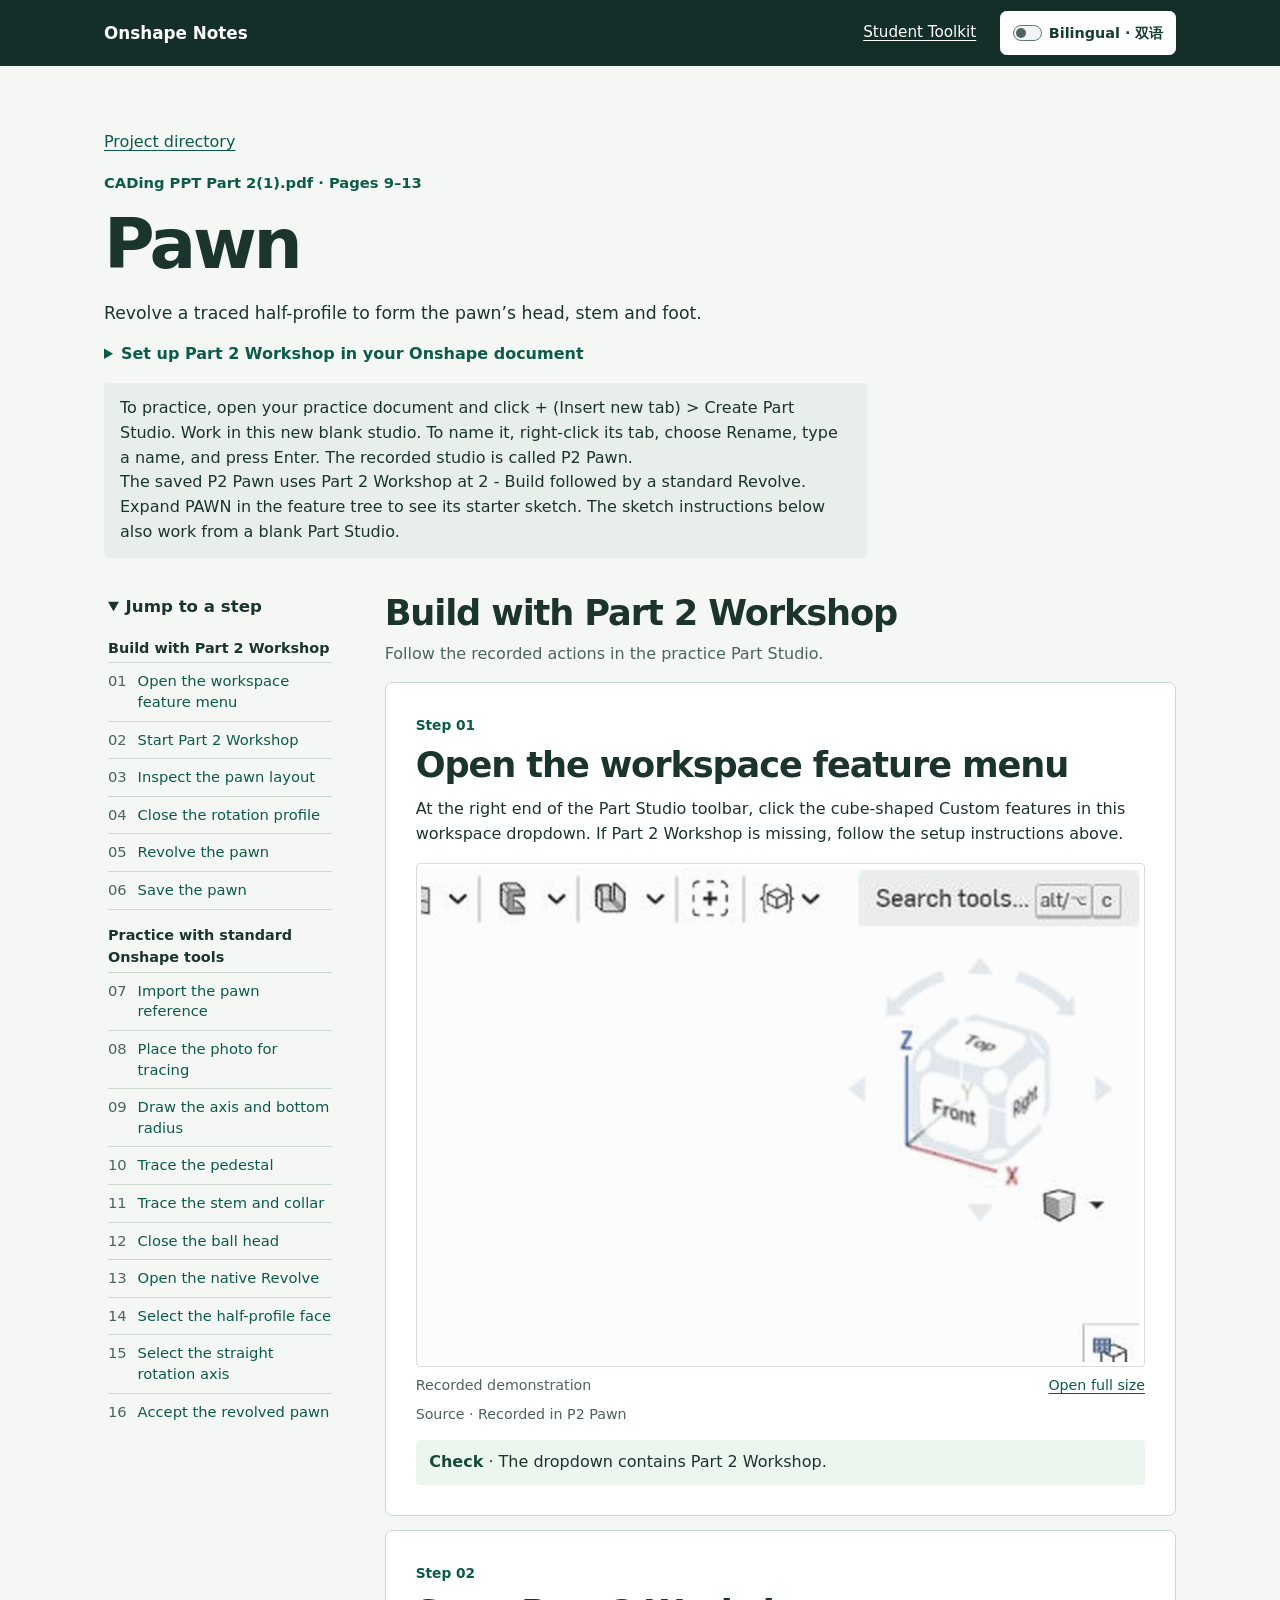
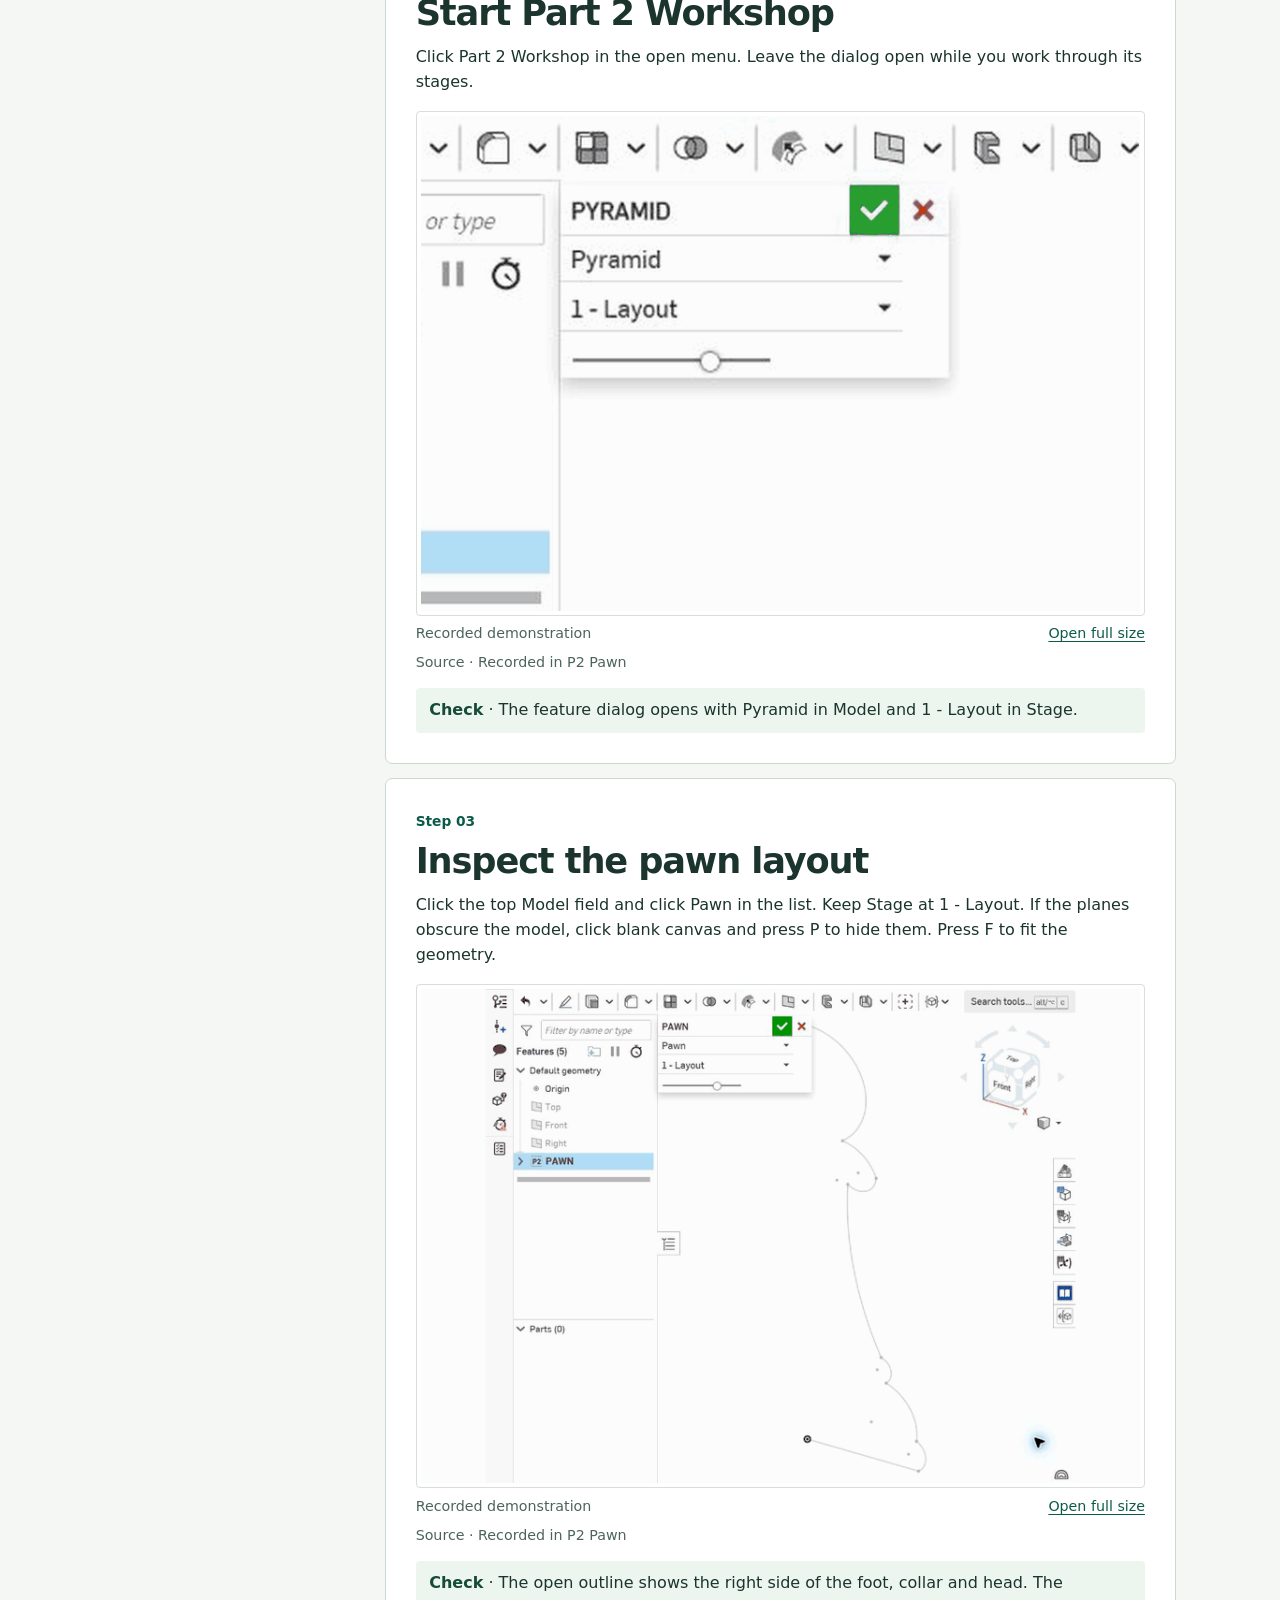
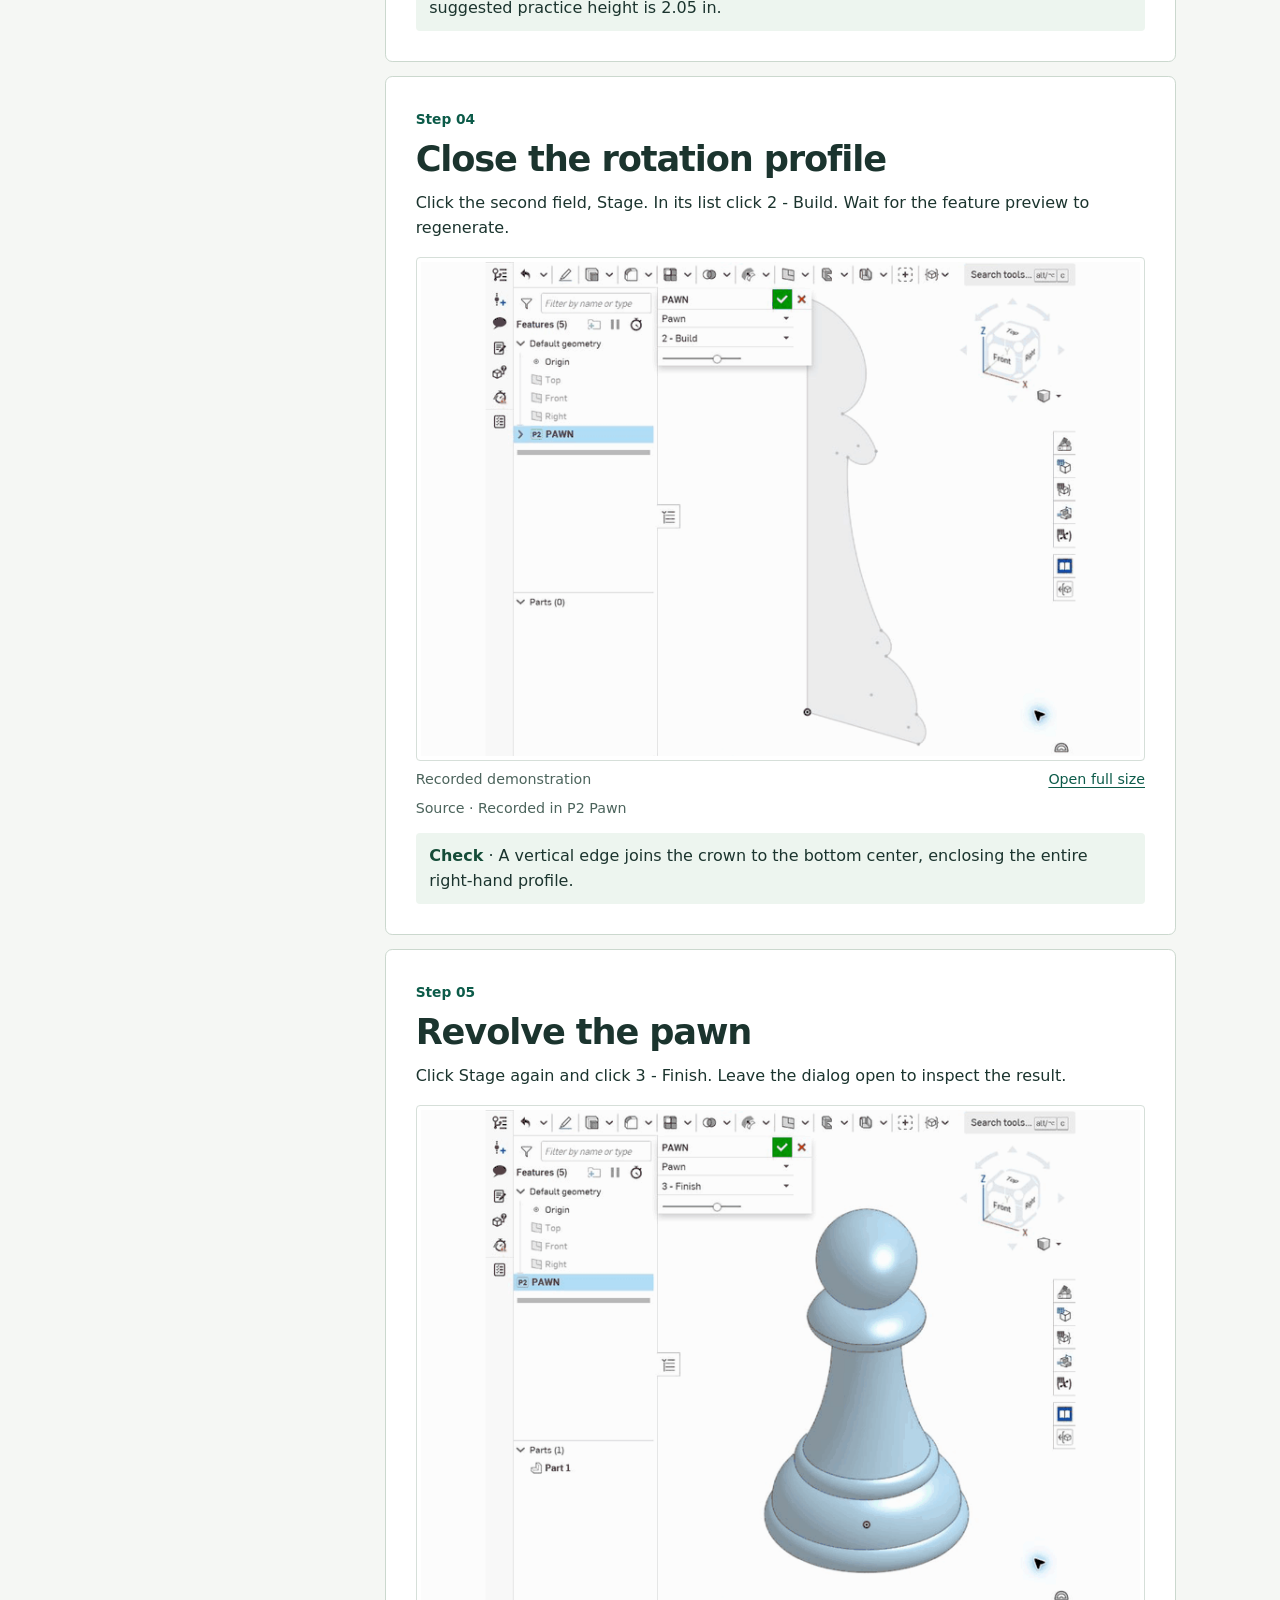
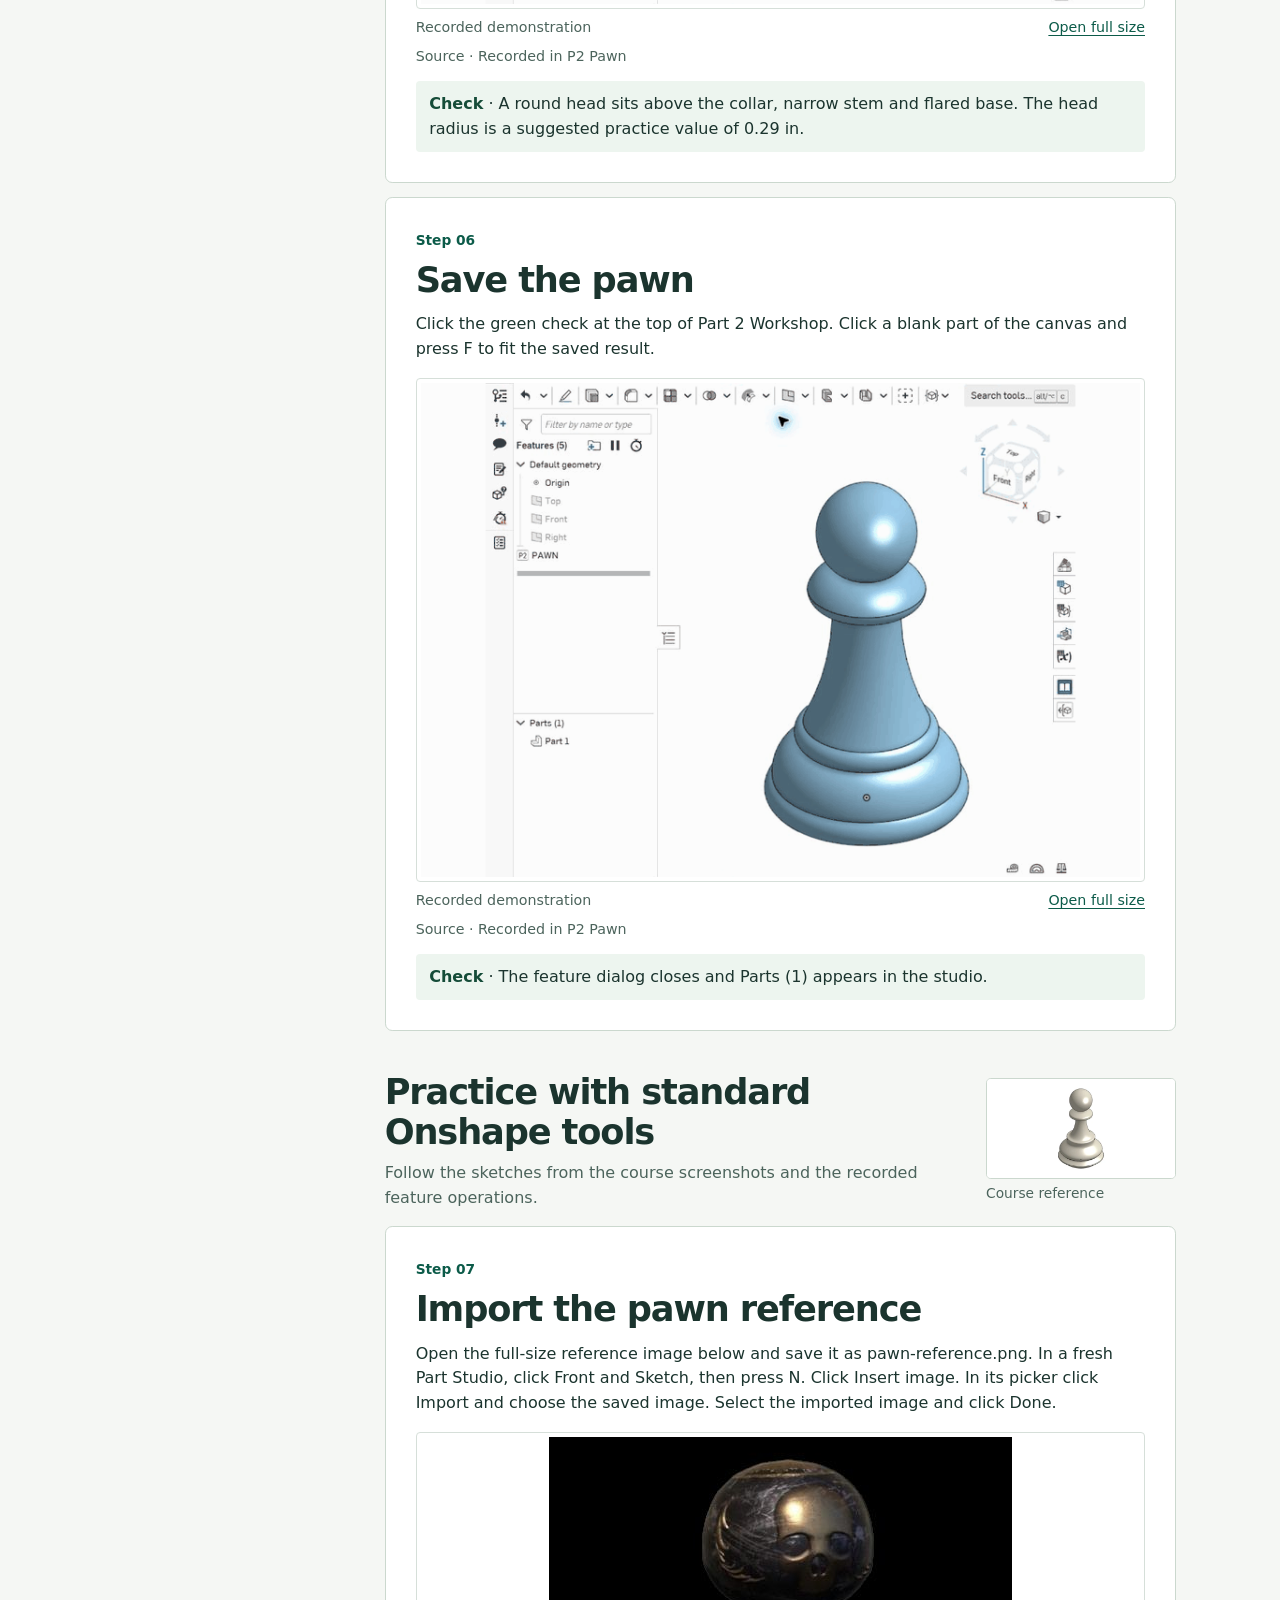
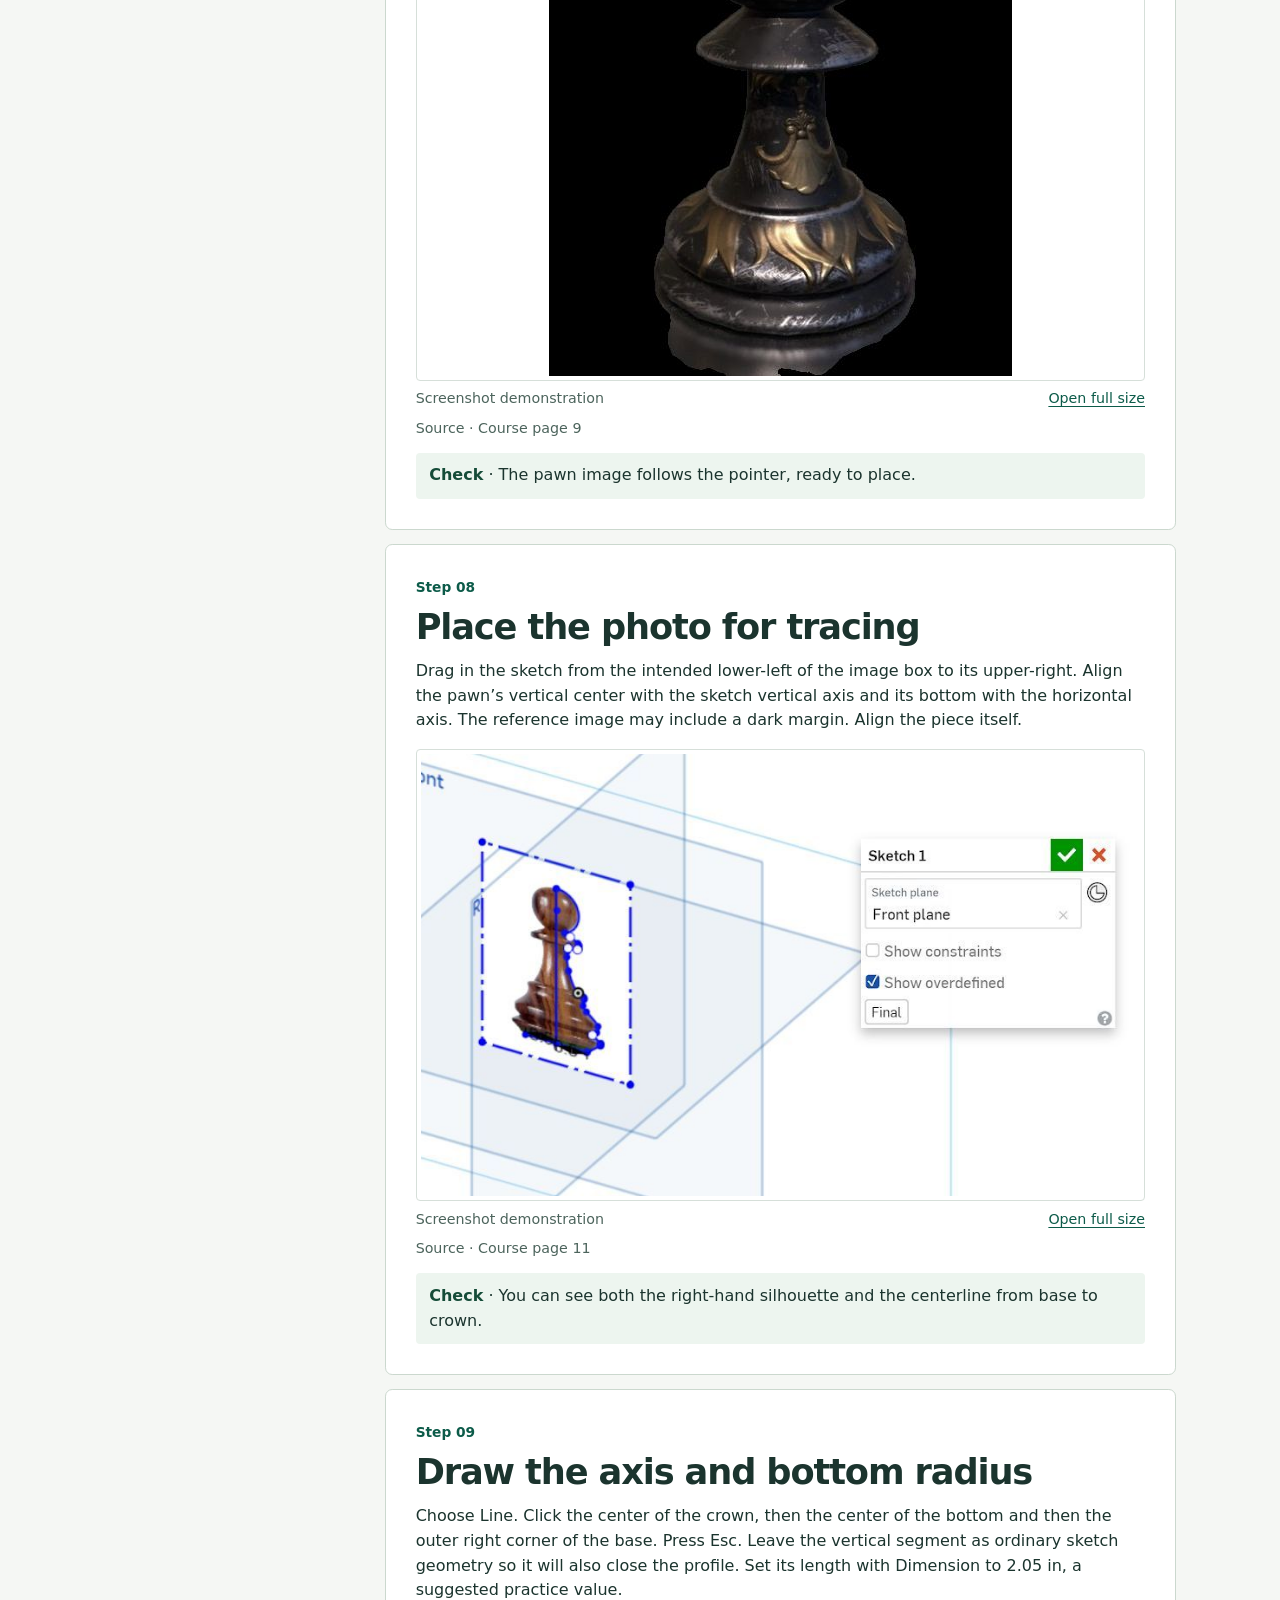
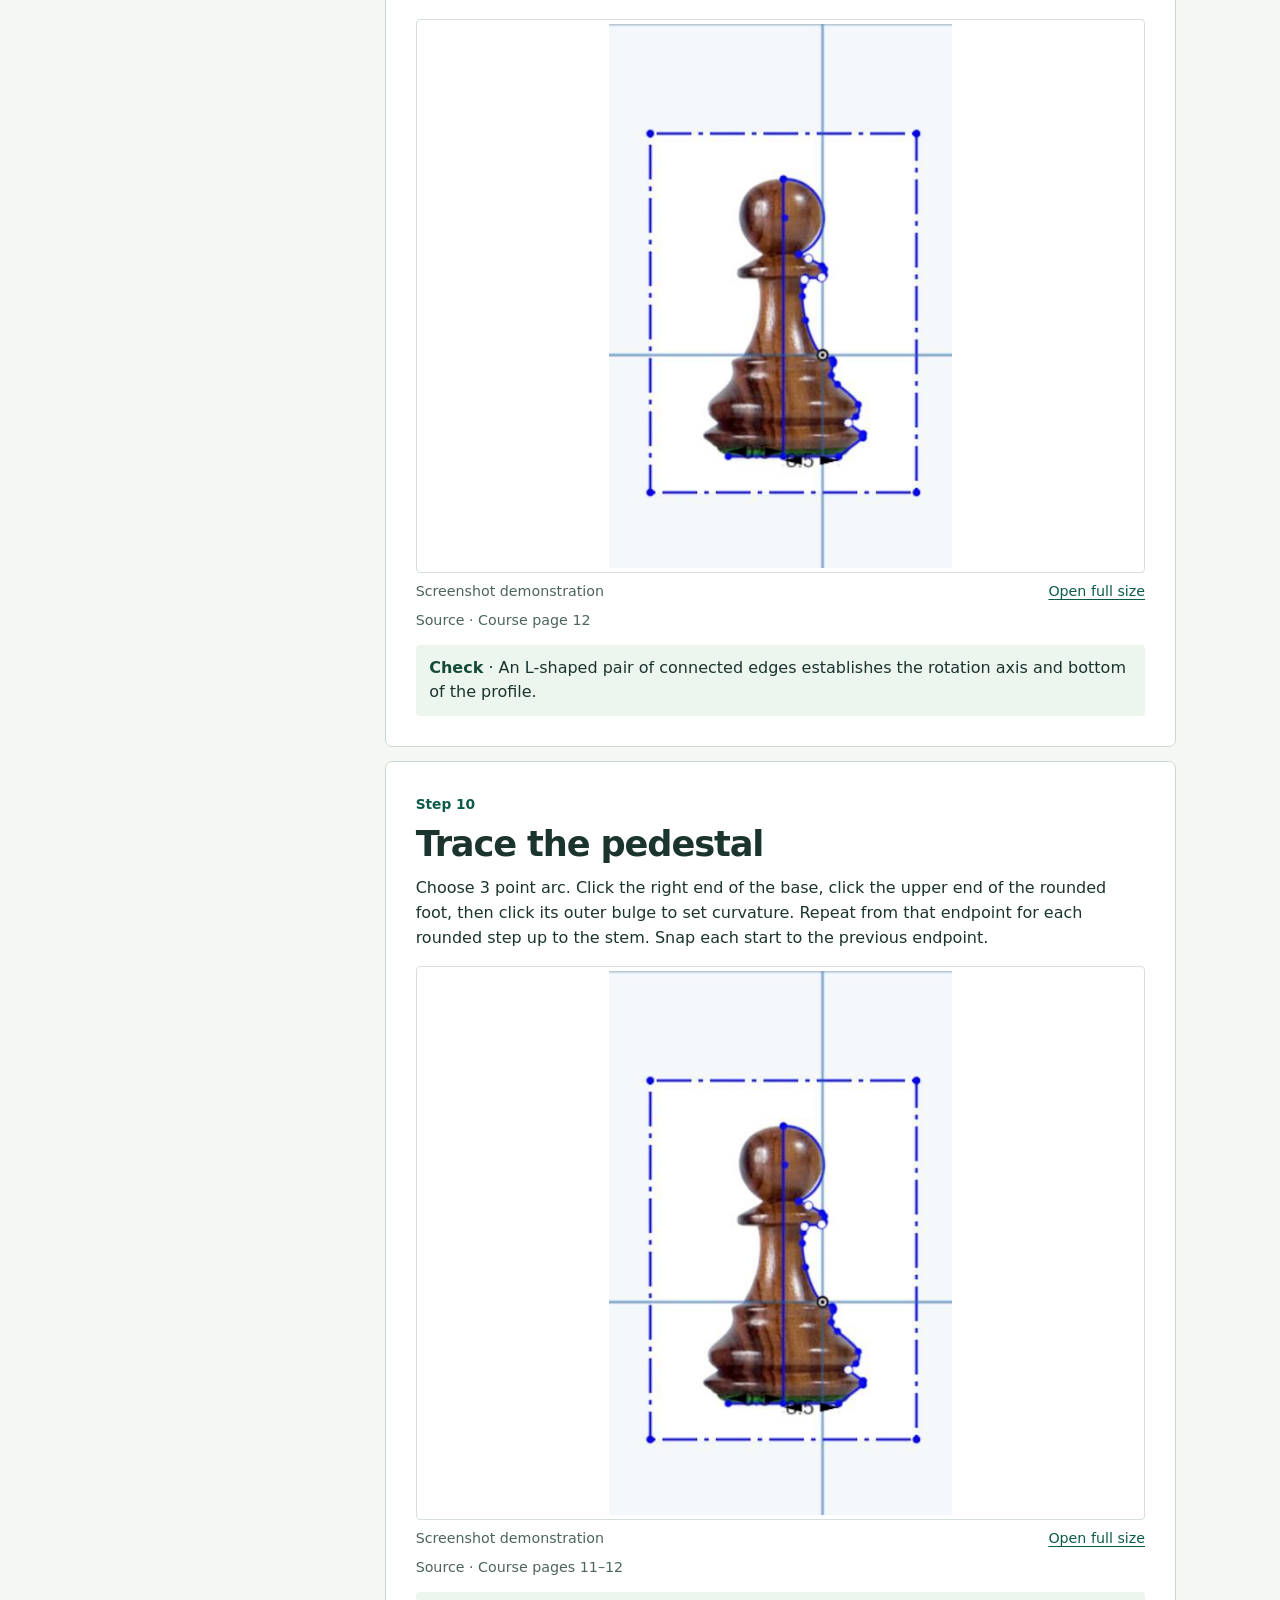
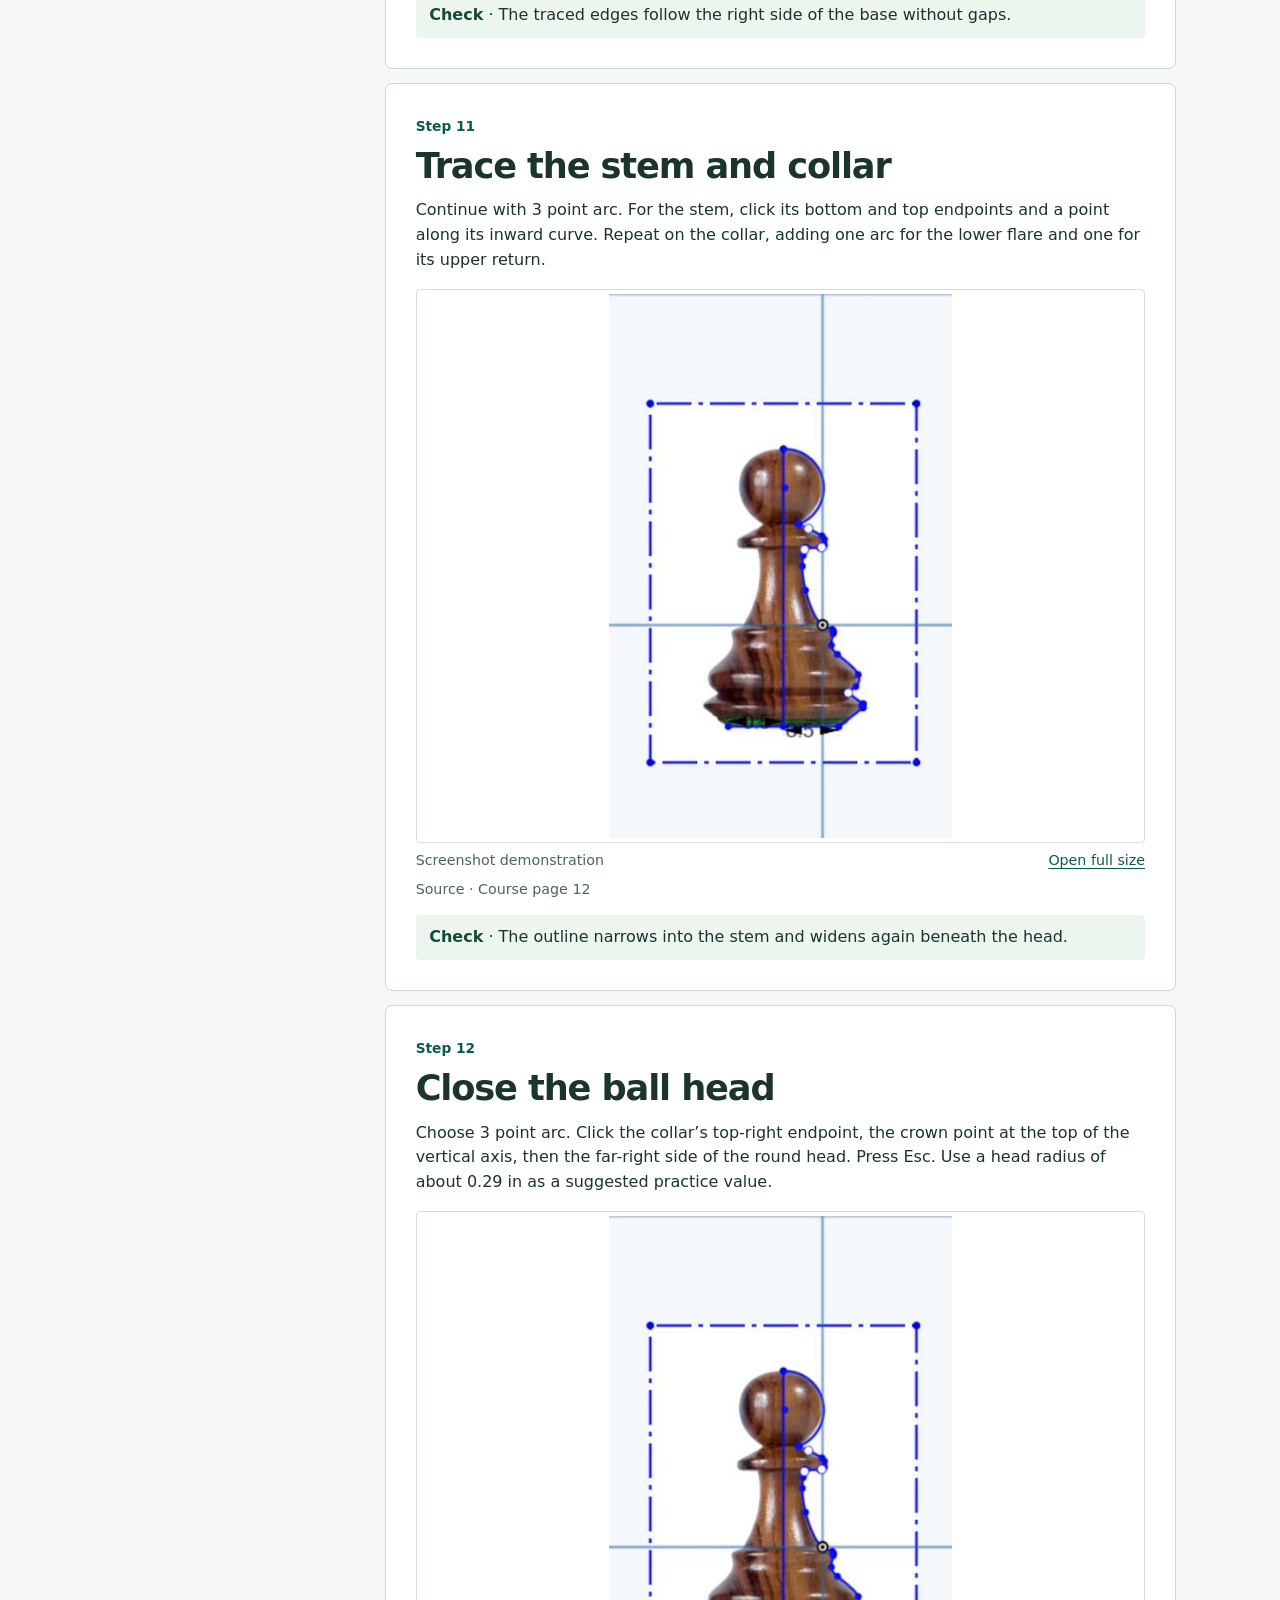
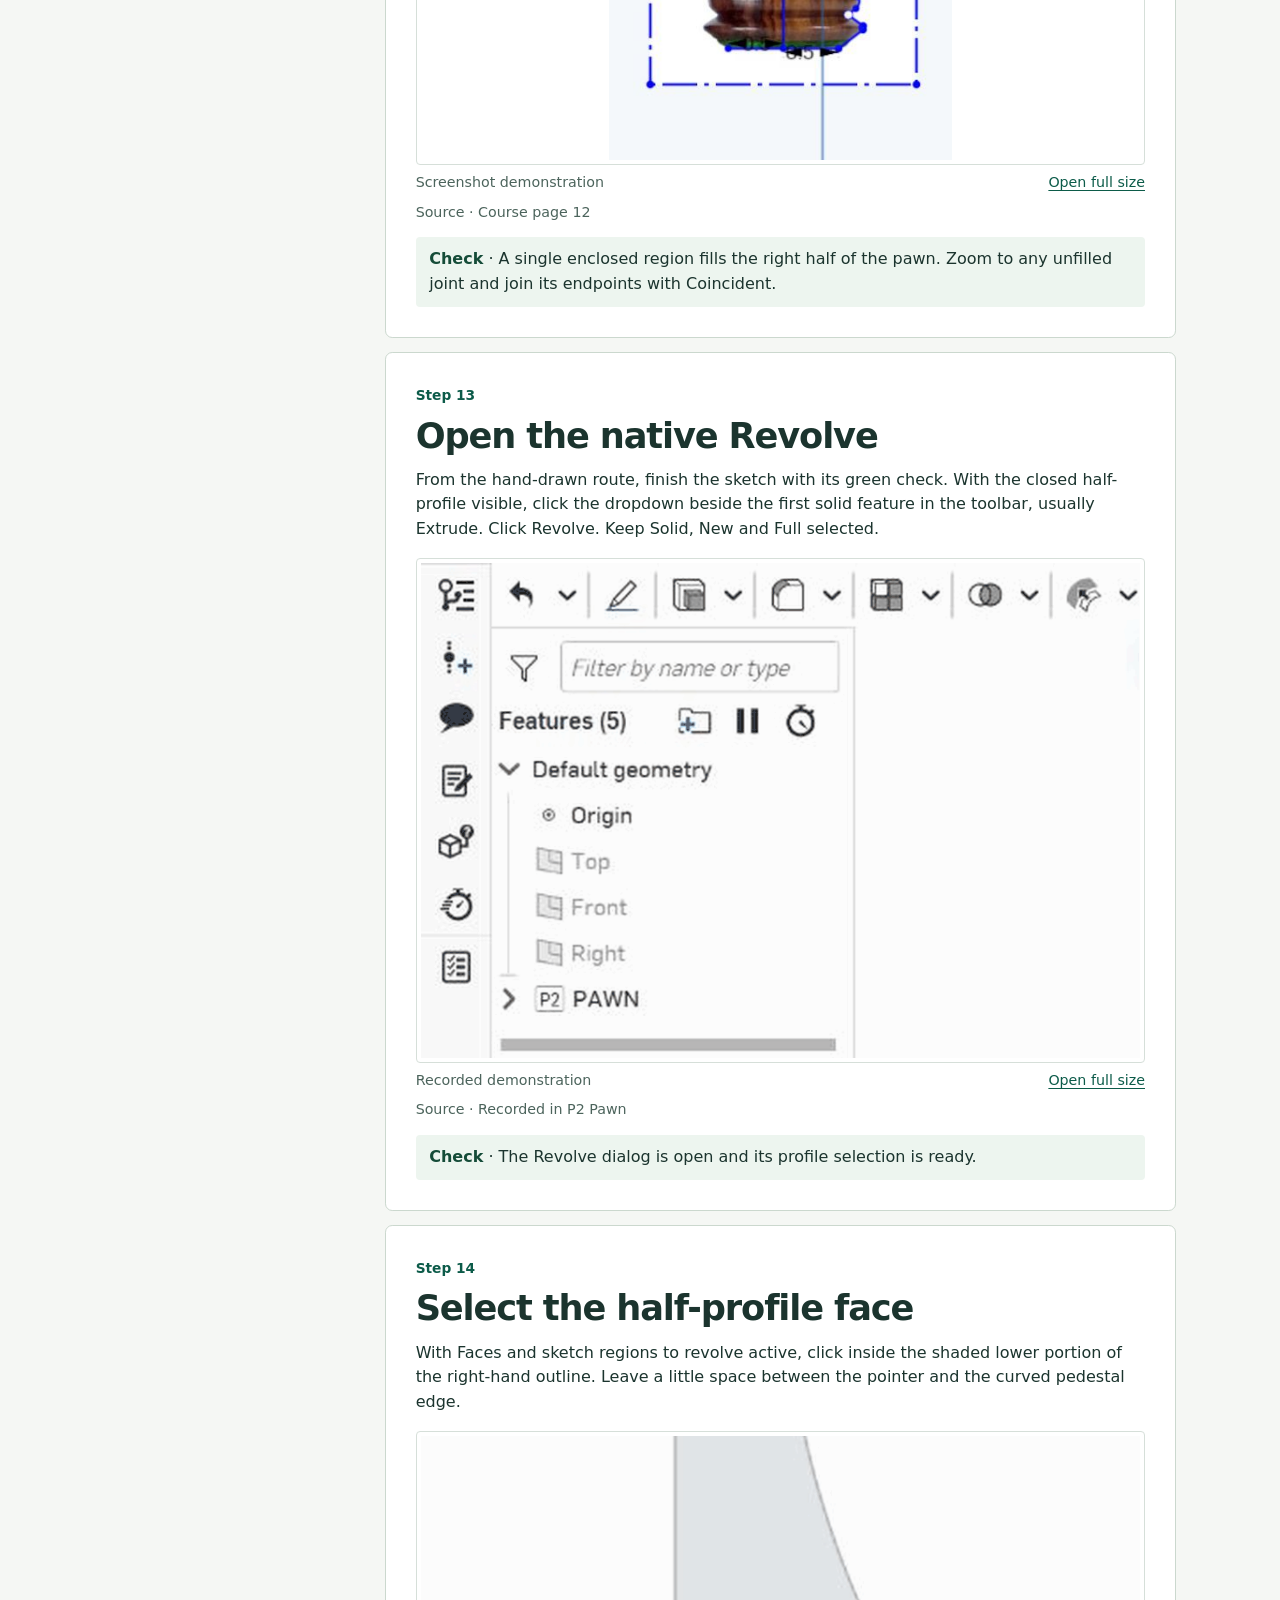
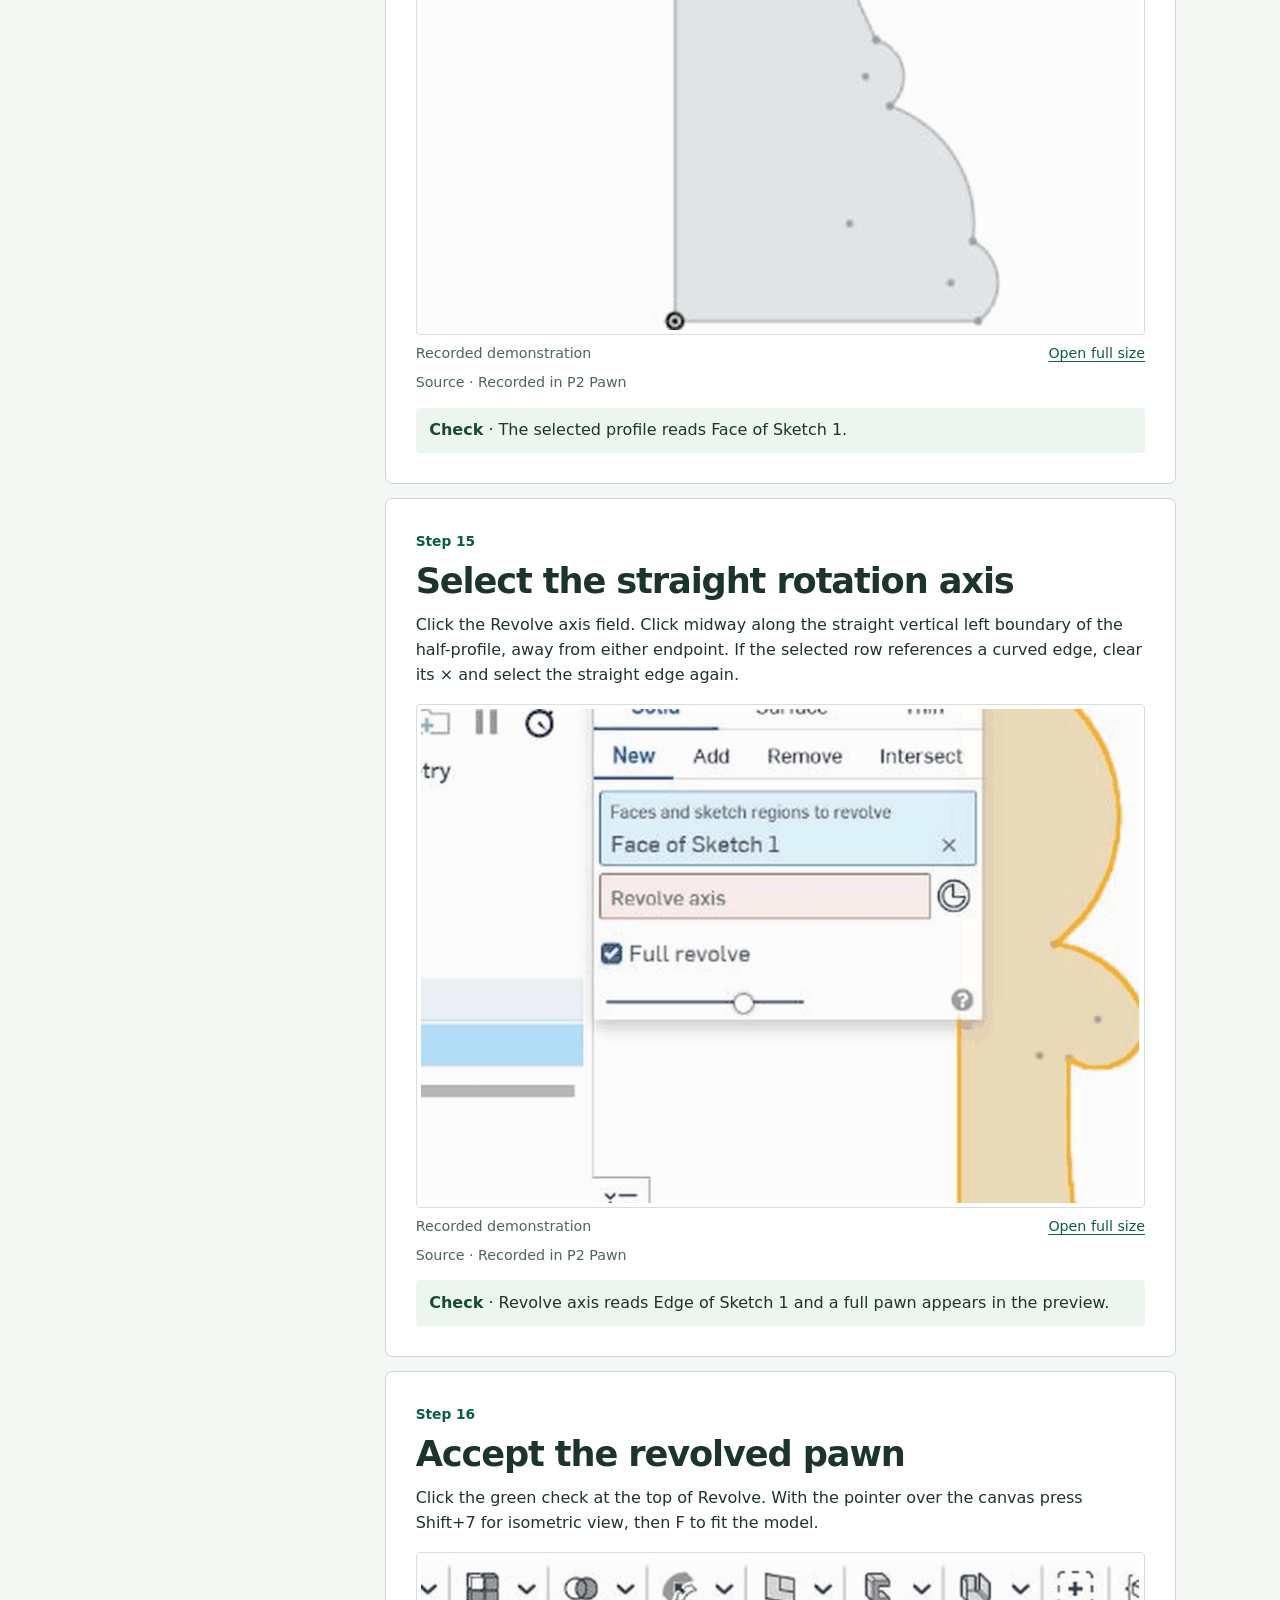
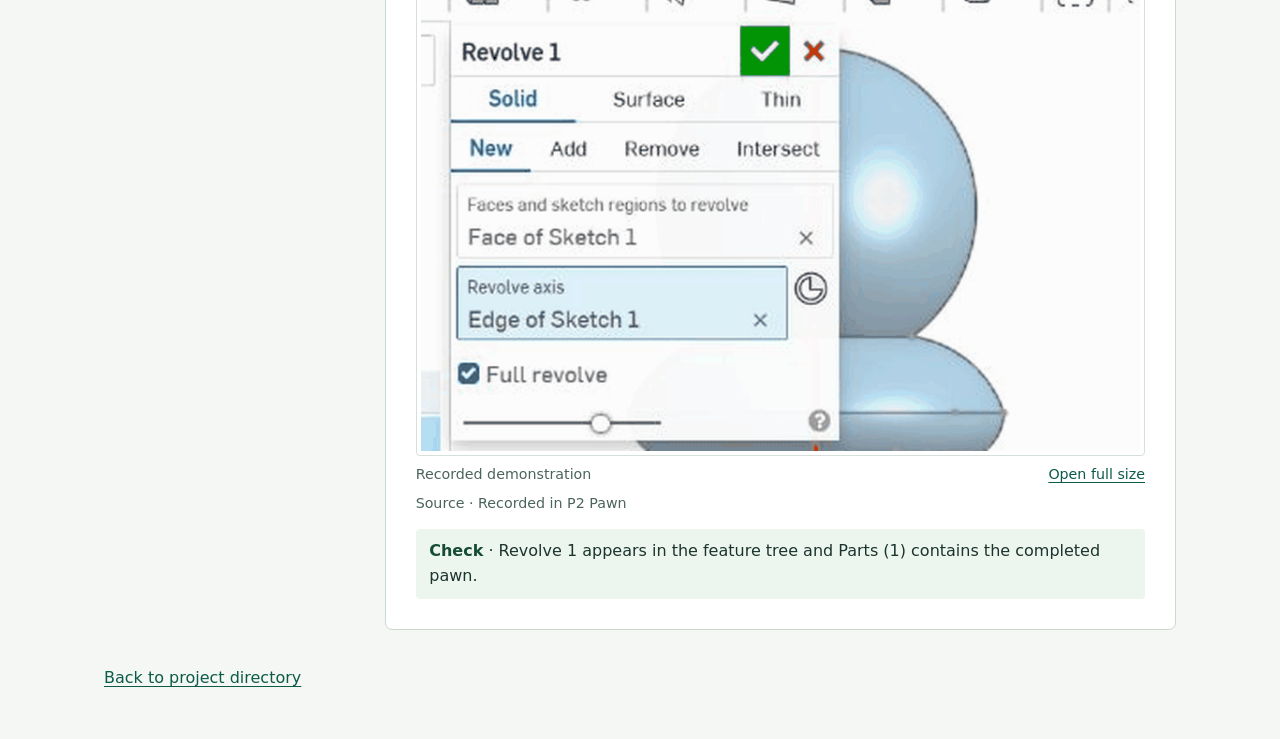
<file: p2-pawn/index.html>
<!doctype html>
<html lang="en"><head><meta charset="utf-8"><meta name="viewport" content="width=device-width,initial-scale=1">
<meta name="theme-color" content="#142e29"><title>Pawn | Onshape Notes</title>
<link rel="stylesheet" href="../part2.css"><link rel="stylesheet" href="../language.css">
<script defer src="../language.js"></script></head>
<body><header class="mast"><div class="wrap"><a href="../" class="brand">Onshape Notes<span class="zh" lang="zh-CN">Onshape 笔记</span></a>
<nav class="utility" aria-label="Site navigation"><a href="../student-toolkit/">Student Toolkit<span class="zh" lang="zh-CN">学生工具包</span></a><button id="bilingual-toggle" type="button" aria-pressed="false" hidden><span class="track" aria-hidden="true"></span><span>Bilingual · <span lang="zh-CN">双语</span></span></button></nav></div></header>
<main class="wrap"><header class="heading"><a class="back" href="../">Project directory<span class="zh" lang="zh-CN">项目目录</span></a>
<p class="kicker">CADing PPT Part 2(1).pdf · Pages 9–13<span class="zh" lang="zh-CN">CADing PPT Part 2(1).pdf · 第 9–13 页</span></p>
<h1>Pawn<span class="zh" lang="zh-CN">国际象棋兵</span></h1><p class="intro">Revolve a traced half-profile to form the pawn’s head, stem and foot.<span class="zh" lang="zh-CN">将描出的半剖面旋转，形成兵棋的头部、细颈和底座。</span></p><details class="workshop-setup"><summary>Set up Part 2 Workshop in your Onshape document<span class="zh" lang="zh-CN">在自己的 Onshape 文档中添加 Part 2 Workshop</span></summary><ol><li><a download href="../Part%202%20Workshop.fs.txt">Download the workshop FeatureScript<span class="zh" lang="zh-CN">下载 Workshop 的 FeatureScript 源码</span></a></li><li>Open the downloaded text file and copy its entire contents. In your Onshape practice document, click the + at the bottom left, then click Create Feature Studio.<span class="zh" lang="zh-CN">打开下载的文本文件，复制全部内容。在自己的 Onshape 练习文档左下角单击 +，再单击 Create Feature Studio。</span></li><li>Click inside the Feature Studio editor, select all the starter code, and paste the copied text. Click Commit. Open a Part Studio in the same document and click Custom features in this workspace at the right end of the toolbar. Part 2 Workshop should appear in the list.<span class="zh" lang="zh-CN">单击 Feature Studio 编辑区，全选初始代码，粘贴复制的文本，再单击 Commit。打开同一文档中的 Part Studio，单击工具栏右端的 Custom features in this workspace，列表中应出现 Part 2 Workshop。</span></li></ol></details><div class="notes"><p>To practice, open your practice document and click + (Insert new tab) &gt; Create Part Studio. Work in this new blank studio. To name it, right-click its tab, choose Rename, type a name, and press Enter. The recorded studio is called P2 Pawn.<span class="zh" lang="zh-CN">练习时打开自己的练习文档，单击 +（Insert new tab）&gt; Create Part Studio，在新建的空白工作室中操作。若要命名，右键单击标签，选择 Rename，输入名称后按 Enter。录像中的工作室名为 P2 Pawn。</span></p><p>The saved P2 Pawn uses Part 2 Workshop at 2 - Build followed by a standard Revolve. Expand PAWN in the feature tree to see its starter sketch. The sketch instructions below also work from a blank Part Studio.<span class="zh" lang="zh-CN">已保存的 P2 Pawn 先将 Part 2 Workshop 设为 2 - Build，再接标准 Revolve。在特征树展开 PAWN 可查看起始草图。从空白 Part Studio 开始也可按下方步骤手绘剖面。</span></p></div></header>
<div class="layout"><details class="step-nav" open><summary>Jump to a step<span class="zh" lang="zh-CN">跳转到步骤</span></summary>
<nav aria-label="Steps"><ol><li class="route-label">Build with Part 2 Workshop<span class="zh" lang="zh-CN">使用 Part 2 Workshop 建模</span></li><li><a href="#step-01"><span class="index">01</span><span>Open the workspace feature menu<span class="zh" lang="zh-CN">打开工作区自定义特征菜单</span></span></a></li><li><a href="#step-02"><span class="index">02</span><span>Start Part 2 Workshop<span class="zh" lang="zh-CN">启动 Part 2 Workshop</span></span></a></li><li><a href="#step-03"><span class="index">03</span><span>Inspect the pawn layout<span class="zh" lang="zh-CN">查看国际象棋兵布局</span></span></a></li><li><a href="#step-04"><span class="index">04</span><span>Close the rotation profile<span class="zh" lang="zh-CN">闭合旋转剖面</span></span></a></li><li><a href="#step-05"><span class="index">05</span><span>Revolve the pawn<span class="zh" lang="zh-CN">旋转生成棋子</span></span></a></li><li><a href="#step-06"><span class="index">06</span><span>Save the pawn<span class="zh" lang="zh-CN">保存国际象棋兵</span></span></a></li><li class="route-label">Practice with standard Onshape tools<span class="zh" lang="zh-CN">使用 Onshape 标准工具练习</span></li><li><a href="#step-07"><span class="index">07</span><span>Import the pawn reference<span class="zh" lang="zh-CN">导入兵棋参考图</span></span></a></li><li><a href="#step-08"><span class="index">08</span><span>Place the photo for tracing<span class="zh" lang="zh-CN">放置描图参考</span></span></a></li><li><a href="#step-09"><span class="index">09</span><span>Draw the axis and bottom radius<span class="zh" lang="zh-CN">绘制轴线和底部半径</span></span></a></li><li><a href="#step-10"><span class="index">10</span><span>Trace the pedestal<span class="zh" lang="zh-CN">描出分层底座</span></span></a></li><li><a href="#step-11"><span class="index">11</span><span>Trace the stem and collar<span class="zh" lang="zh-CN">描出细颈和凸缘</span></span></a></li><li><a href="#step-12"><span class="index">12</span><span>Close the ball head<span class="zh" lang="zh-CN">闭合球头轮廓</span></span></a></li><li><a href="#step-13"><span class="index">13</span><span>Open the native Revolve<span class="zh" lang="zh-CN">打开标准 Revolve</span></span></a></li><li><a href="#step-14"><span class="index">14</span><span>Select the half-profile face<span class="zh" lang="zh-CN">选择半剖面区域</span></span></a></li><li><a href="#step-15"><span class="index">15</span><span>Select the straight rotation axis<span class="zh" lang="zh-CN">选择笔直的旋转轴</span></span></a></li><li><a href="#step-16"><span class="index">16</span><span>Accept the revolved pawn<span class="zh" lang="zh-CN">保存旋转生成的棋子</span></span></a></li></ol></nav></details><div class="steps"><header class="route-heading"><h2>Build with Part 2 Workshop<span class="zh" lang="zh-CN">使用 Part 2 Workshop 建模</span></h2><p>Follow the recorded actions in the practice Part Studio.<span class="zh" lang="zh-CN">跟随练习 Part Studio 中录制的操作。</span></p></header><article class="step" id="step-01">
<a class="step-id" href="#step-01">Step 01<span class="zh" lang="zh-CN">步骤 01</span></a><h2>Open the workspace feature menu<span class="zh" lang="zh-CN">打开工作区自定义特征菜单</span></h2>
<p class="action">At the right end of the Part Studio toolbar, click the cube-shaped Custom features in this workspace dropdown. If Part 2 Workshop is missing, follow the setup instructions above.</p><p class="translated zh" lang="zh-CN">在 Part Studio 工具栏右端，单击立方体形的 Custom features in this workspace 下拉按钮。如果列表中没有 Part 2 Workshop，请先按上方说明添加此特征。</p>
<figure><a class="frame" href="../workshop-media/pawn/01.gif" target="_blank" rel="noopener">
<img src="../workshop-media/pawn/01.gif" alt="Open the workspace feature menu" loading="lazy"></a>
<figcaption><span class="mark">Recorded demonstration<span class="zh" lang="zh-CN">操作录像</span></span><a href="../workshop-media/pawn/01.gif" target="_blank" rel="noopener">Open full size<span class="zh" lang="zh-CN">打开原图</span></a></figcaption></figure><p class="source">Source · Recorded in P2 Pawn<span class="zh" lang="zh-CN">来源 · 录制于 P2 Pawn</span></p>
<div class="check"><p><strong>Check</strong> · The dropdown contains Part 2 Workshop.</p><p class="zh" lang="zh-CN"><strong>核对</strong> · 下拉菜单中出现 Part 2 Workshop。</p></div></article><article class="step" id="step-02">
<a class="step-id" href="#step-02">Step 02<span class="zh" lang="zh-CN">步骤 02</span></a><h2>Start Part 2 Workshop<span class="zh" lang="zh-CN">启动 Part 2 Workshop</span></h2>
<p class="action">Click Part 2 Workshop in the open menu. Leave the dialog open while you work through its stages.</p><p class="translated zh" lang="zh-CN">在已打开的菜单中单击 Part 2 Workshop，保持面板打开以逐阶段查看模型。</p>
<figure><a class="frame" href="../workshop-media/pawn/02.gif" target="_blank" rel="noopener">
<img src="../workshop-media/pawn/02.gif" alt="Start Part 2 Workshop" loading="lazy"></a>
<figcaption><span class="mark">Recorded demonstration<span class="zh" lang="zh-CN">操作录像</span></span><a href="../workshop-media/pawn/02.gif" target="_blank" rel="noopener">Open full size<span class="zh" lang="zh-CN">打开原图</span></a></figcaption></figure><p class="source">Source · Recorded in P2 Pawn<span class="zh" lang="zh-CN">来源 · 录制于 P2 Pawn</span></p>
<div class="check"><p><strong>Check</strong> · The feature dialog opens with Pyramid in Model and 1 - Layout in Stage.</p><p class="zh" lang="zh-CN"><strong>核对</strong> · 特征面板的 Model 显示 Pyramid，Stage 显示 1 - Layout。</p></div></article><article class="step" id="step-03">
<a class="step-id" href="#step-03">Step 03<span class="zh" lang="zh-CN">步骤 03</span></a><h2>Inspect the pawn layout<span class="zh" lang="zh-CN">查看国际象棋兵布局</span></h2>
<p class="action">Click the top Model field and click Pawn in the list. Keep Stage at 1 - Layout. If the planes obscure the model, click blank canvas and press P to hide them. Press F to fit the geometry.</p><p class="translated zh" lang="zh-CN">单击顶部 Model 字段，在列表中单击 Pawn。Stage 保持 1 - Layout。若基准面挡住模型，单击空白画布后按 P 将其隐藏，按 F 让几何图形适应视图。</p>
<figure><a class="frame" href="../workshop-media/pawn/03.gif" target="_blank" rel="noopener">
<img src="../workshop-media/pawn/03.gif" alt="Inspect the pawn layout" loading="lazy"></a>
<figcaption><span class="mark">Recorded demonstration<span class="zh" lang="zh-CN">操作录像</span></span><a href="../workshop-media/pawn/03.gif" target="_blank" rel="noopener">Open full size<span class="zh" lang="zh-CN">打开原图</span></a></figcaption></figure><p class="source">Source · Recorded in P2 Pawn<span class="zh" lang="zh-CN">来源 · 录制于 P2 Pawn</span></p>
<div class="check"><p><strong>Check</strong> · The open outline shows the right side of the foot, collar and head. The suggested practice height is 2.05 in.</p><p class="zh" lang="zh-CN"><strong>核对</strong> · 开放轮廓描出底座、凸缘与头部的右侧。建议练习高度为 2.05 in。</p></div></article><article class="step" id="step-04">
<a class="step-id" href="#step-04">Step 04<span class="zh" lang="zh-CN">步骤 04</span></a><h2>Close the rotation profile<span class="zh" lang="zh-CN">闭合旋转剖面</span></h2>
<p class="action">Click the second field, Stage. In its list click 2 - Build. Wait for the feature preview to regenerate.</p><p class="translated zh" lang="zh-CN">单击第二个字段 Stage，在列表中单击 2 - Build，等待特征预览更新。</p>
<figure><a class="frame" href="../workshop-media/pawn/04.gif" target="_blank" rel="noopener">
<img src="../workshop-media/pawn/04.gif" alt="Close the rotation profile" loading="lazy"></a>
<figcaption><span class="mark">Recorded demonstration<span class="zh" lang="zh-CN">操作录像</span></span><a href="../workshop-media/pawn/04.gif" target="_blank" rel="noopener">Open full size<span class="zh" lang="zh-CN">打开原图</span></a></figcaption></figure><p class="source">Source · Recorded in P2 Pawn<span class="zh" lang="zh-CN">来源 · 录制于 P2 Pawn</span></p>
<div class="check"><p><strong>Check</strong> · A vertical edge joins the crown to the bottom center, enclosing the entire right-hand profile.</p><p class="zh" lang="zh-CN"><strong>核对</strong> · 一条竖边从头顶连到底部中心，封闭整个右半剖面。</p></div></article><article class="step" id="step-05">
<a class="step-id" href="#step-05">Step 05<span class="zh" lang="zh-CN">步骤 05</span></a><h2>Revolve the pawn<span class="zh" lang="zh-CN">旋转生成棋子</span></h2>
<p class="action">Click Stage again and click 3 - Finish. Leave the dialog open to inspect the result.</p><p class="translated zh" lang="zh-CN">再次单击 Stage 并选择 3 - Finish。保持面板开启，检查预览结果。</p>
<figure><a class="frame" href="../workshop-media/pawn/05.gif" target="_blank" rel="noopener">
<img src="../workshop-media/pawn/05.gif" alt="Revolve the pawn" loading="lazy"></a>
<figcaption><span class="mark">Recorded demonstration<span class="zh" lang="zh-CN">操作录像</span></span><a href="../workshop-media/pawn/05.gif" target="_blank" rel="noopener">Open full size<span class="zh" lang="zh-CN">打开原图</span></a></figcaption></figure><p class="source">Source · Recorded in P2 Pawn<span class="zh" lang="zh-CN">来源 · 录制于 P2 Pawn</span></p>
<div class="check"><p><strong>Check</strong> · A round head sits above the collar, narrow stem and flared base. The head radius is a suggested practice value of 0.29 in.</p><p class="zh" lang="zh-CN"><strong>核对</strong> · 球头位于凸缘、细颈和外展底座之上。头部半径建议练习值为 0.29 in。</p></div></article><article class="step" id="step-06">
<a class="step-id" href="#step-06">Step 06<span class="zh" lang="zh-CN">步骤 06</span></a><h2>Save the pawn<span class="zh" lang="zh-CN">保存国际象棋兵</span></h2>
<p class="action">Click the green check at the top of Part 2 Workshop. Click a blank part of the canvas and press F to fit the saved result.</p><p class="translated zh" lang="zh-CN">单击 Part 2 Workshop 顶部的绿色勾。单击画布空白处，按 F 调整已保存模型的视图。</p>
<figure><a class="frame" href="../workshop-media/pawn/06.gif" target="_blank" rel="noopener">
<img src="../workshop-media/pawn/06.gif" alt="Save the pawn" loading="lazy"></a>
<figcaption><span class="mark">Recorded demonstration<span class="zh" lang="zh-CN">操作录像</span></span><a href="../workshop-media/pawn/06.gif" target="_blank" rel="noopener">Open full size<span class="zh" lang="zh-CN">打开原图</span></a></figcaption></figure><p class="source">Source · Recorded in P2 Pawn<span class="zh" lang="zh-CN">来源 · 录制于 P2 Pawn</span></p>
<div class="check"><p><strong>Check</strong> · The feature dialog closes and Parts (1) appears in the studio.</p><p class="zh" lang="zh-CN"><strong>核对</strong> · 面板关闭，工作室中显示 Parts (1)。</p></div></article><header class="route-heading with-reference"><div><h2>Practice with standard Onshape tools<span class="zh" lang="zh-CN">使用 Onshape 标准工具练习</span></h2><p>Follow the sketches from the course screenshots and the recorded feature operations.<span class="zh" lang="zh-CN">参照课件截图绘制草图，跟随录像完成特征操作。</span></p></div><figure class="reference"><a href="../part2-covers/p2-pawn.webp" target="_blank" rel="noopener"><img src="../part2-covers/p2-pawn.webp" alt="Pawn" width="680" height="358" loading="lazy"></a><figcaption>Course reference<span class="zh" lang="zh-CN">课件参考图</span></figcaption></figure></header><article class="step" id="step-07">
<a class="step-id" href="#step-07">Step 07<span class="zh" lang="zh-CN">步骤 07</span></a><h2>Import the pawn reference<span class="zh" lang="zh-CN">导入兵棋参考图</span></h2>
<p class="action">Open the full-size reference image below and save it as pawn-reference.png. In a fresh Part Studio, click Front and Sketch, then press N. Click Insert image. In its picker click Import and choose the saved image. Select the imported image and click Done.</p><p class="translated zh" lang="zh-CN">打开下方的原图，将它保存为 pawn-reference.png。在新的 Part Studio 中单击 Front 和 Sketch，再按 N。单击 Insert image，在选择框中单击 Import，选择刚才保存的图片。选中导入的图片，单击 Done。</p>
<figure><a class="frame" href="../native-media/pawn-reference.png" target="_blank" rel="noopener">
<img src="../native-media/pawn-reference.png" alt="Import the pawn reference" loading="lazy"></a>
<figcaption><span class="mark">Screenshot demonstration<span class="zh" lang="zh-CN">截图演示</span></span><a href="../native-media/pawn-reference.png" target="_blank" rel="noopener">Open full size<span class="zh" lang="zh-CN">打开原图</span></a></figcaption></figure><p class="source">Source · Course page 9<span class="zh" lang="zh-CN">来源 · 课件第 9 页</span></p>
<div class="check"><p><strong>Check</strong> · The pawn image follows the pointer, ready to place.</p><p class="zh" lang="zh-CN"><strong>核对</strong> · 兵棋参考图随指针移动，可以开始放置。</p></div></article><article class="step" id="step-08">
<a class="step-id" href="#step-08">Step 08<span class="zh" lang="zh-CN">步骤 08</span></a><h2>Place the photo for tracing<span class="zh" lang="zh-CN">放置描图参考</span></h2>
<p class="action">Drag in the sketch from the intended lower-left of the image box to its upper-right. Align the pawn’s vertical center with the sketch vertical axis and its bottom with the horizontal axis. The reference image may include a dark margin. Align the piece itself.</p><p class="translated zh" lang="zh-CN">在画布上从图框的预定左下角拖到右上角。让兵棋自身的中轴与草图竖轴重合，棋底落在水平轴上。参考图带有深色边缘，应以棋子轮廓定位。</p>
<figure><a class="frame" href="../native-media/pawn-place.png" target="_blank" rel="noopener">
<img src="../native-media/pawn-place.png" alt="Place the photo for tracing" loading="lazy"></a>
<figcaption><span class="mark">Screenshot demonstration<span class="zh" lang="zh-CN">截图演示</span></span><a href="../native-media/pawn-place.png" target="_blank" rel="noopener">Open full size<span class="zh" lang="zh-CN">打开原图</span></a></figcaption></figure><p class="source">Source · Course page 11<span class="zh" lang="zh-CN">来源 · 课件第 11 页</span></p>
<div class="check"><p><strong>Check</strong> · You can see both the right-hand silhouette and the centerline from base to crown.</p><p class="zh" lang="zh-CN"><strong>核对</strong> · 可以同时看清右侧轮廓以及从底部到顶部的中轴。</p></div></article><article class="step" id="step-09">
<a class="step-id" href="#step-09">Step 09<span class="zh" lang="zh-CN">步骤 09</span></a><h2>Draw the axis and bottom radius<span class="zh" lang="zh-CN">绘制轴线和底部半径</span></h2>
<p class="action">Choose Line. Click the center of the crown, then the center of the bottom and then the outer right corner of the base. Press Esc. Leave the vertical segment as ordinary sketch geometry so it will also close the profile. Set its length with Dimension to 2.05 in, a suggested practice value.</p><p class="translated zh" lang="zh-CN">选 Line。依次单击头顶中心、底部中心和底座最右下角，按 Esc。竖线保持为普通草图线，用于封闭轮廓。用 Dimension 将其长度设为 2.05 in，这是建议练习值。</p>
<figure><a class="frame" href="../native-media/pawn-trace.png" target="_blank" rel="noopener">
<img src="../native-media/pawn-trace.png" alt="Draw the axis and bottom radius" loading="lazy"></a>
<figcaption><span class="mark">Screenshot demonstration<span class="zh" lang="zh-CN">截图演示</span></span><a href="../native-media/pawn-trace.png" target="_blank" rel="noopener">Open full size<span class="zh" lang="zh-CN">打开原图</span></a></figcaption></figure><p class="source">Source · Course page 12<span class="zh" lang="zh-CN">来源 · 课件第 12 页</span></p>
<div class="check"><p><strong>Check</strong> · An L-shaped pair of connected edges establishes the rotation axis and bottom of the profile.</p><p class="zh" lang="zh-CN"><strong>核对</strong> · 相连的两条线构成 L 形，分别确定旋转轴和剖面底边。</p></div></article><article class="step" id="step-10">
<a class="step-id" href="#step-10">Step 10<span class="zh" lang="zh-CN">步骤 10</span></a><h2>Trace the pedestal<span class="zh" lang="zh-CN">描出分层底座</span></h2>
<p class="action">Choose 3 point arc. Click the right end of the base, click the upper end of the rounded foot, then click its outer bulge to set curvature. Repeat from that endpoint for each rounded step up to the stem. Snap each start to the previous endpoint.</p><p class="translated zh" lang="zh-CN">选 3 point arc。单击底边右端、圆脚上端，再单击外凸点设定弧度。从已有端点继续逐段描出到细颈下方的底座圆弧，每段起点吸附到上一段终点。</p>
<figure><a class="frame" href="../native-media/pawn-trace.png" target="_blank" rel="noopener">
<img src="../native-media/pawn-trace.png" alt="Trace the pedestal" loading="lazy"></a>
<figcaption><span class="mark">Screenshot demonstration<span class="zh" lang="zh-CN">截图演示</span></span><a href="../native-media/pawn-trace.png" target="_blank" rel="noopener">Open full size<span class="zh" lang="zh-CN">打开原图</span></a></figcaption></figure><p class="source">Source · Course pages 11–12<span class="zh" lang="zh-CN">来源 · 课件第 11–12 页</span></p>
<div class="check"><p><strong>Check</strong> · The traced edges follow the right side of the base without gaps.</p><p class="zh" lang="zh-CN"><strong>核对</strong> · 连续边沿着底座右侧轮廓延伸，接合处没有间隙。</p></div></article><article class="step" id="step-11">
<a class="step-id" href="#step-11">Step 11<span class="zh" lang="zh-CN">步骤 11</span></a><h2>Trace the stem and collar<span class="zh" lang="zh-CN">描出细颈和凸缘</span></h2>
<p class="action">Continue with 3 point arc. For the stem, click its bottom and top endpoints and a point along its inward curve. Repeat on the collar, adding one arc for the lower flare and one for its upper return.</p><p class="translated zh" lang="zh-CN">继续用 3 point arc。先单击细颈的下、上端点，再单击内收弧上的一点。沿凸缘重复此操作，分别绘制下方外展与上方回收的弧。</p>
<figure><a class="frame" href="../native-media/pawn-trace.png" target="_blank" rel="noopener">
<img src="../native-media/pawn-trace.png" alt="Trace the stem and collar" loading="lazy"></a>
<figcaption><span class="mark">Screenshot demonstration<span class="zh" lang="zh-CN">截图演示</span></span><a href="../native-media/pawn-trace.png" target="_blank" rel="noopener">Open full size<span class="zh" lang="zh-CN">打开原图</span></a></figcaption></figure><p class="source">Source · Course page 12<span class="zh" lang="zh-CN">来源 · 课件第 12 页</span></p>
<div class="check"><p><strong>Check</strong> · The outline narrows into the stem and widens again beneath the head.</p><p class="zh" lang="zh-CN"><strong>核对</strong> · 轮廓先收窄成颈，再在球头下方伸出凸缘。</p></div></article><article class="step" id="step-12">
<a class="step-id" href="#step-12">Step 12<span class="zh" lang="zh-CN">步骤 12</span></a><h2>Close the ball head<span class="zh" lang="zh-CN">闭合球头轮廓</span></h2>
<p class="action">Choose 3 point arc. Click the collar’s top-right endpoint, the crown point at the top of the vertical axis, then the far-right side of the round head. Press Esc. Use a head radius of about 0.29 in as a suggested practice value.</p><p class="translated zh" lang="zh-CN">选 3 point arc。单击凸缘右上端、竖直轴顶端的头顶点，再单击球头最右侧设弧。按 Esc。头部半径可用约 0.29 in，作为建议练习值。</p>
<figure><a class="frame" href="../native-media/pawn-trace.png" target="_blank" rel="noopener">
<img src="../native-media/pawn-trace.png" alt="Close the ball head" loading="lazy"></a>
<figcaption><span class="mark">Screenshot demonstration<span class="zh" lang="zh-CN">截图演示</span></span><a href="../native-media/pawn-trace.png" target="_blank" rel="noopener">Open full size<span class="zh" lang="zh-CN">打开原图</span></a></figcaption></figure><p class="source">Source · Course page 12<span class="zh" lang="zh-CN">来源 · 课件第 12 页</span></p>
<div class="check"><p><strong>Check</strong> · A single enclosed region fills the right half of the pawn. Zoom to any unfilled joint and join its endpoints with Coincident.</p><p class="zh" lang="zh-CN"><strong>核对</strong> · 棋子的右半边形成一个有填色的闭合区域。若未填色，放大断点并用 Coincident 重合两端点。</p></div></article><article class="step" id="step-13">
<a class="step-id" href="#step-13">Step 13<span class="zh" lang="zh-CN">步骤 13</span></a><h2>Open the native Revolve<span class="zh" lang="zh-CN">打开标准 Revolve</span></h2>
<p class="action">From the hand-drawn route, finish the sketch with its green check. With the closed half-profile visible, click the dropdown beside the first solid feature in the toolbar, usually Extrude. Click Revolve. Keep Solid, New and Full selected.</p><p class="translated zh" lang="zh-CN">若从手绘路线开始，先单击绿色勾完成草图。闭合半剖面可见时，单击工具栏第一个实体特征（通常为 Extrude）旁的下拉箭头，再单击 Revolve。保持选中 Solid、New 和 Full。</p>
<figure><a class="frame" href="../workshop-media/pawn/tool01.gif" target="_blank" rel="noopener">
<img src="../workshop-media/pawn/tool01.gif" alt="Open the native Revolve" loading="lazy"></a>
<figcaption><span class="mark">Recorded demonstration<span class="zh" lang="zh-CN">操作录像</span></span><a href="../workshop-media/pawn/tool01.gif" target="_blank" rel="noopener">Open full size<span class="zh" lang="zh-CN">打开原图</span></a></figcaption></figure><p class="source">Source · Recorded in P2 Pawn<span class="zh" lang="zh-CN">来源 · 录制于 P2 Pawn</span></p>
<div class="check"><p><strong>Check</strong> · The Revolve dialog is open and its profile selection is ready.</p><p class="zh" lang="zh-CN"><strong>核对</strong> · Revolve 面板打开，剖面选择栏可用。</p></div></article><article class="step" id="step-14">
<a class="step-id" href="#step-14">Step 14<span class="zh" lang="zh-CN">步骤 14</span></a><h2>Select the half-profile face<span class="zh" lang="zh-CN">选择半剖面区域</span></h2>
<p class="action">With Faces and sketch regions to revolve active, click inside the shaded lower portion of the right-hand outline. Leave a little space between the pointer and the curved pedestal edge.</p><p class="translated zh" lang="zh-CN">保持 Faces and sketch regions to revolve 激活，单击右半轮廓下部的填色区。让指针与弯曲的底座边缘保持一点距离。</p>
<figure><a class="frame" href="../workshop-media/pawn/tool02.gif" target="_blank" rel="noopener">
<img src="../workshop-media/pawn/tool02.gif" alt="Select the half-profile face" loading="lazy"></a>
<figcaption><span class="mark">Recorded demonstration<span class="zh" lang="zh-CN">操作录像</span></span><a href="../workshop-media/pawn/tool02.gif" target="_blank" rel="noopener">Open full size<span class="zh" lang="zh-CN">打开原图</span></a></figcaption></figure><p class="source">Source · Recorded in P2 Pawn<span class="zh" lang="zh-CN">来源 · 录制于 P2 Pawn</span></p>
<div class="check"><p><strong>Check</strong> · The selected profile reads Face of Sketch 1.</p><p class="zh" lang="zh-CN"><strong>核对</strong> · 已选剖面显示 Face of Sketch 1。</p></div></article><article class="step" id="step-15">
<a class="step-id" href="#step-15">Step 15<span class="zh" lang="zh-CN">步骤 15</span></a><h2>Select the straight rotation axis<span class="zh" lang="zh-CN">选择笔直的旋转轴</span></h2>
<p class="action">Click the Revolve axis field. Click midway along the straight vertical left boundary of the half-profile, away from either endpoint. If the selected row references a curved edge, clear its × and select the straight edge again.</p><p class="translated zh" lang="zh-CN">单击 Revolve axis 输入栏。沿半剖面左侧笔直的竖边单击中部，避开两端点。若误选弧边，单击该行 × 后重新选择直边。</p>
<figure><a class="frame" href="../workshop-media/pawn/tool03.gif" target="_blank" rel="noopener">
<img src="../workshop-media/pawn/tool03.gif" alt="Select the straight rotation axis" loading="lazy"></a>
<figcaption><span class="mark">Recorded demonstration<span class="zh" lang="zh-CN">操作录像</span></span><a href="../workshop-media/pawn/tool03.gif" target="_blank" rel="noopener">Open full size<span class="zh" lang="zh-CN">打开原图</span></a></figcaption></figure><p class="source">Source · Recorded in P2 Pawn<span class="zh" lang="zh-CN">来源 · 录制于 P2 Pawn</span></p>
<div class="check"><p><strong>Check</strong> · Revolve axis reads Edge of Sketch 1 and a full pawn appears in the preview.</p><p class="zh" lang="zh-CN"><strong>核对</strong> · Revolve axis 中显示 Edge of Sketch 1，预览呈现完整棋子。</p></div></article><article class="step" id="step-16">
<a class="step-id" href="#step-16">Step 16<span class="zh" lang="zh-CN">步骤 16</span></a><h2>Accept the revolved pawn<span class="zh" lang="zh-CN">保存旋转生成的棋子</span></h2>
<p class="action">Click the green check at the top of Revolve. With the pointer over the canvas press Shift+7 for isometric view, then F to fit the model.</p><p class="translated zh" lang="zh-CN">单击 Revolve 顶部的绿色勾。指针在画布上时按 Shift+7 切换至等轴测视图，再按 F 让模型适应画布。</p>
<figure><a class="frame" href="../workshop-media/pawn/tool04.gif" target="_blank" rel="noopener">
<img src="../workshop-media/pawn/tool04.gif" alt="Accept the revolved pawn" loading="lazy"></a>
<figcaption><span class="mark">Recorded demonstration<span class="zh" lang="zh-CN">操作录像</span></span><a href="../workshop-media/pawn/tool04.gif" target="_blank" rel="noopener">Open full size<span class="zh" lang="zh-CN">打开原图</span></a></figcaption></figure><p class="source">Source · Recorded in P2 Pawn<span class="zh" lang="zh-CN">来源 · 录制于 P2 Pawn</span></p>
<div class="check"><p><strong>Check</strong> · Revolve 1 appears in the feature tree and Parts (1) contains the completed pawn.</p><p class="zh" lang="zh-CN"><strong>核对</strong> · 特征树中出现 Revolve 1，Parts (1) 中是完成的兵棋实体。</p></div></article></div></div>
<p class="return"><a href="../">Back to project directory<span class="zh" lang="zh-CN">返回项目目录</span></a></p></main><script>
  if (window.matchMedia('(max-width:710px)').matches) {
    document.querySelector('.step-nav').open = false;
  }
</script></body></html>
</file>
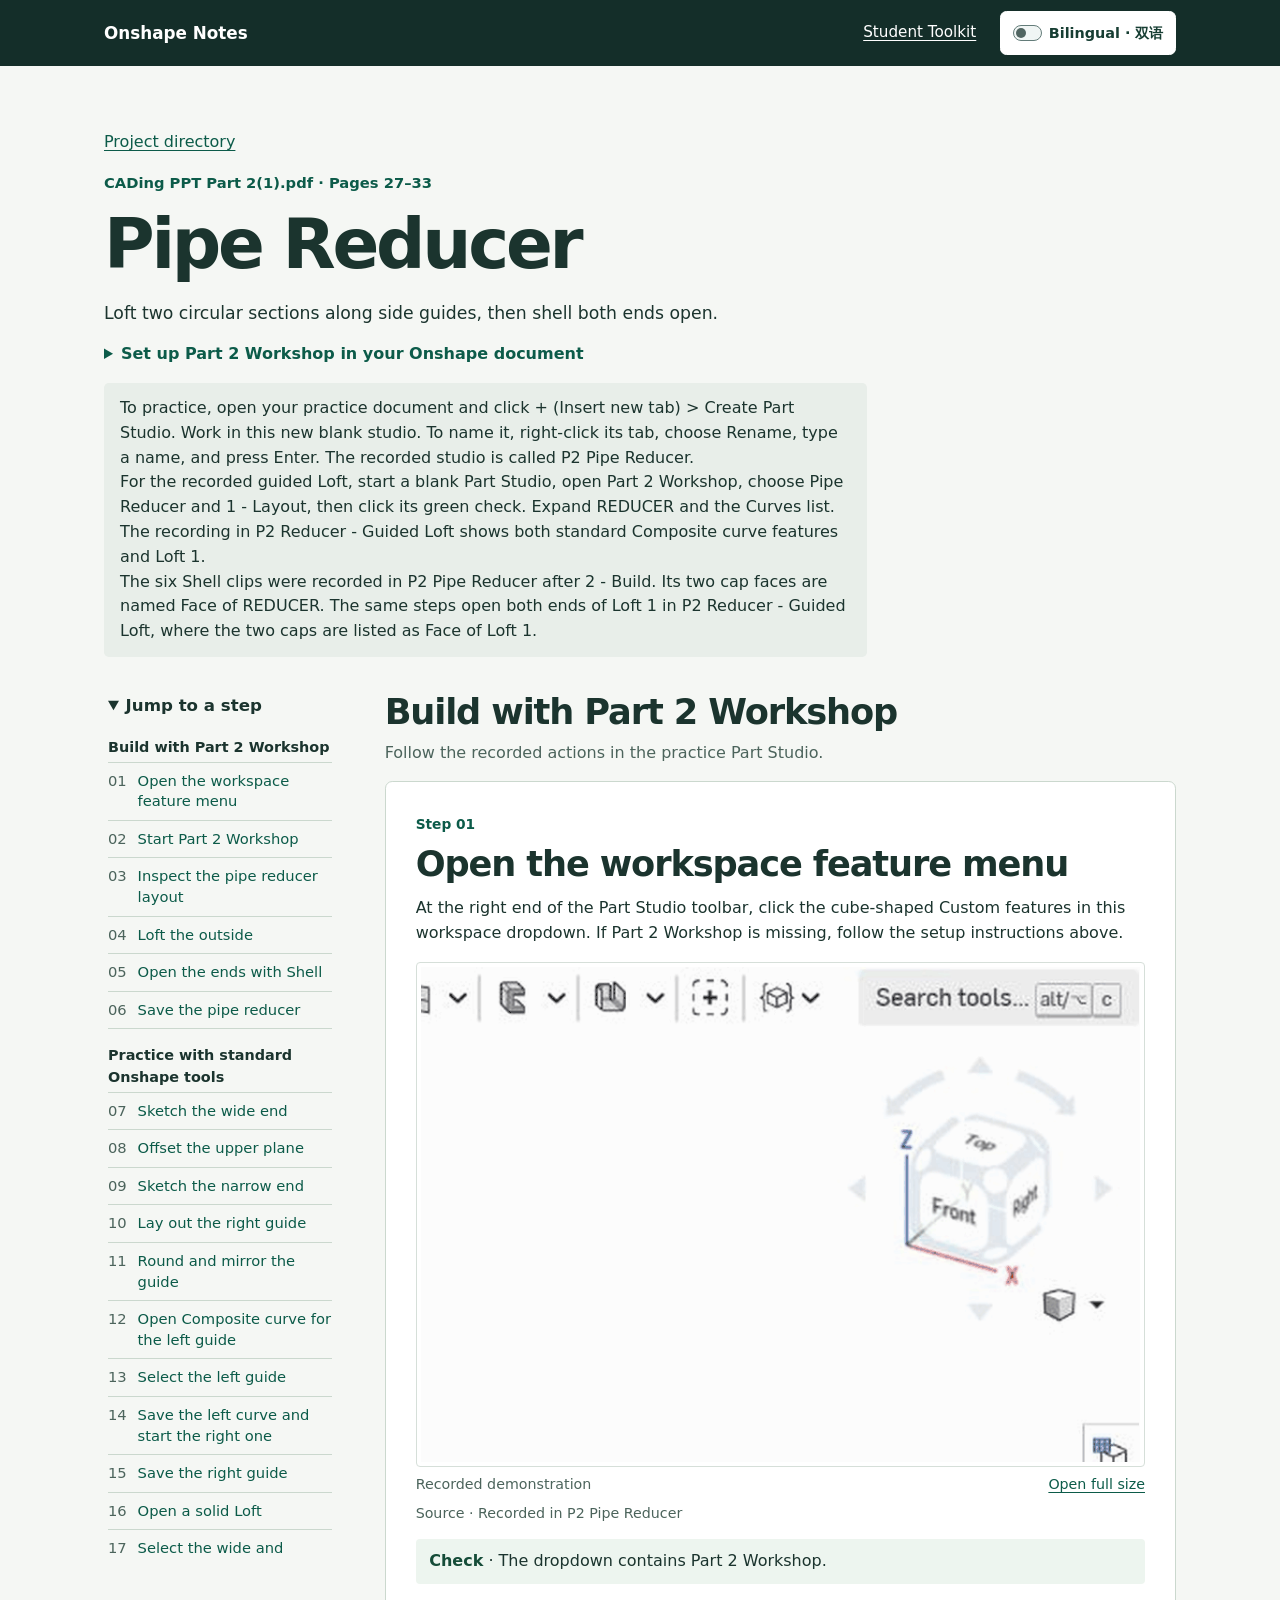
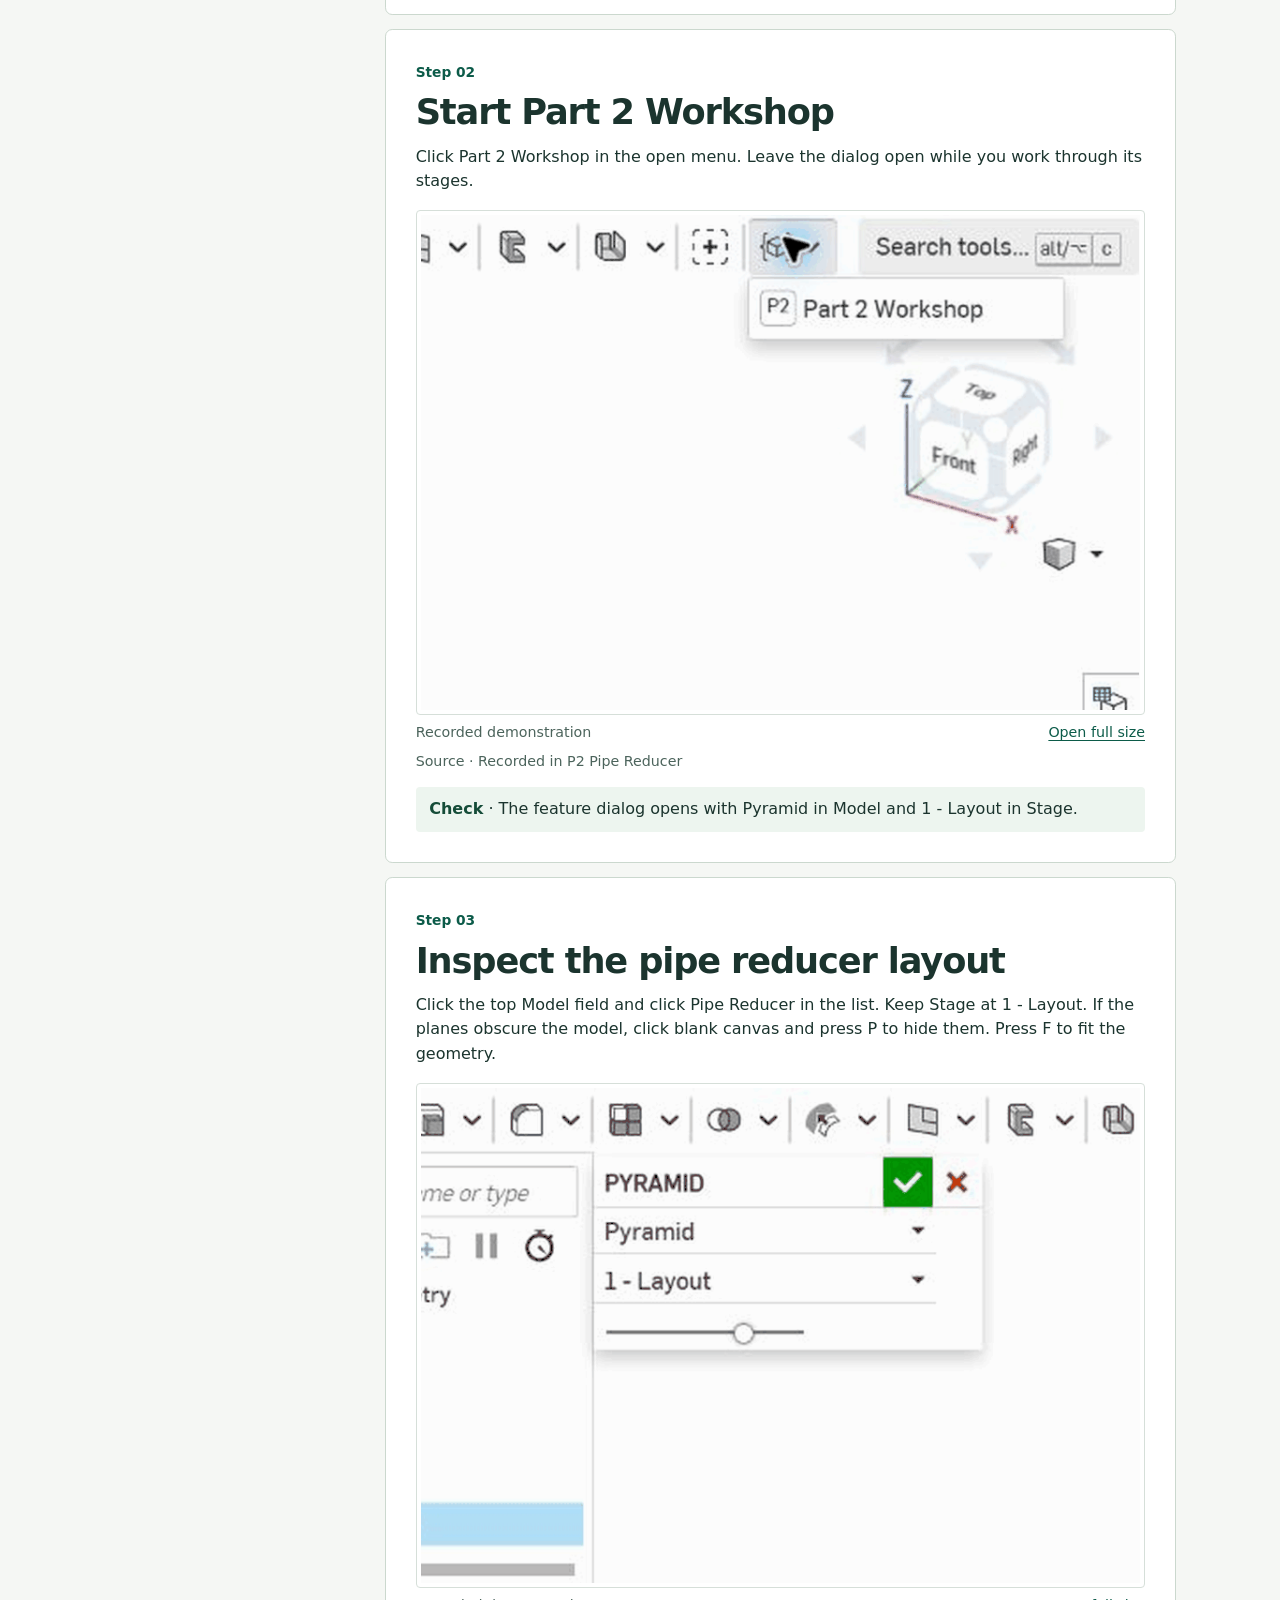
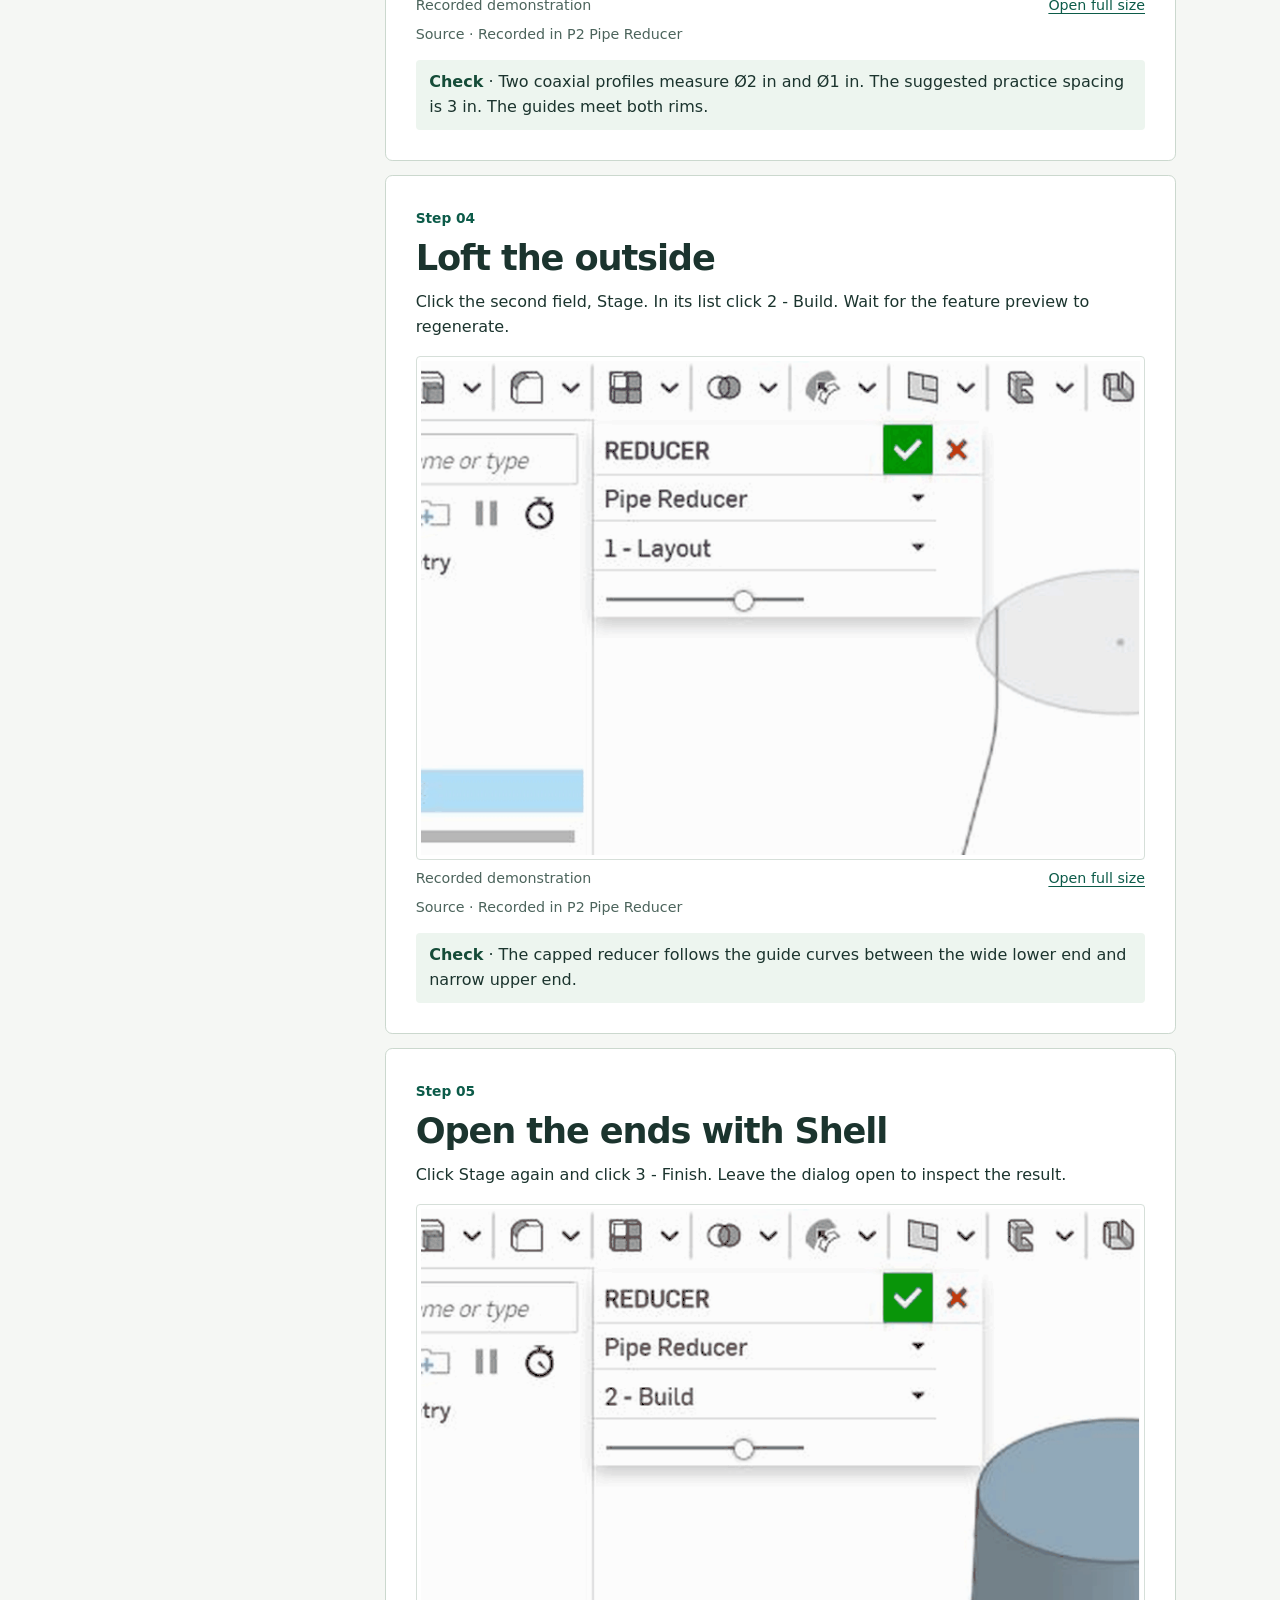
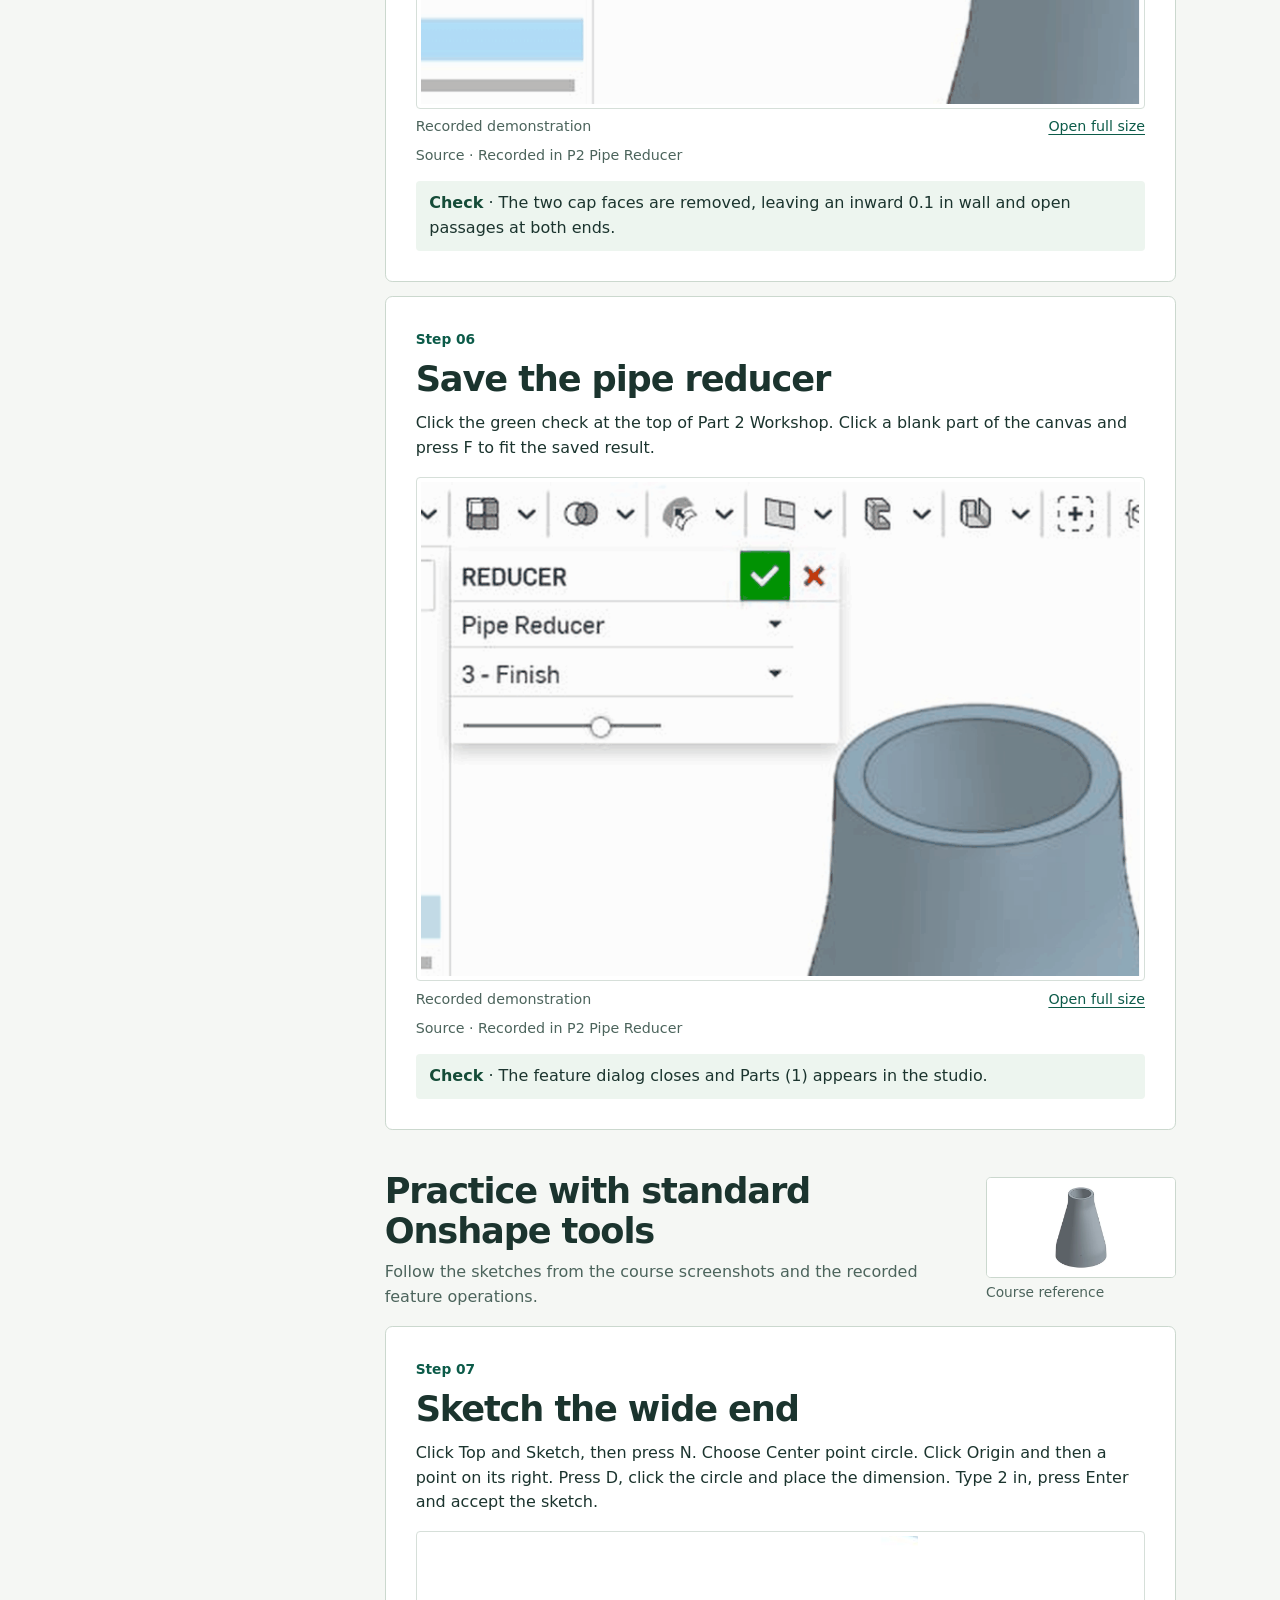
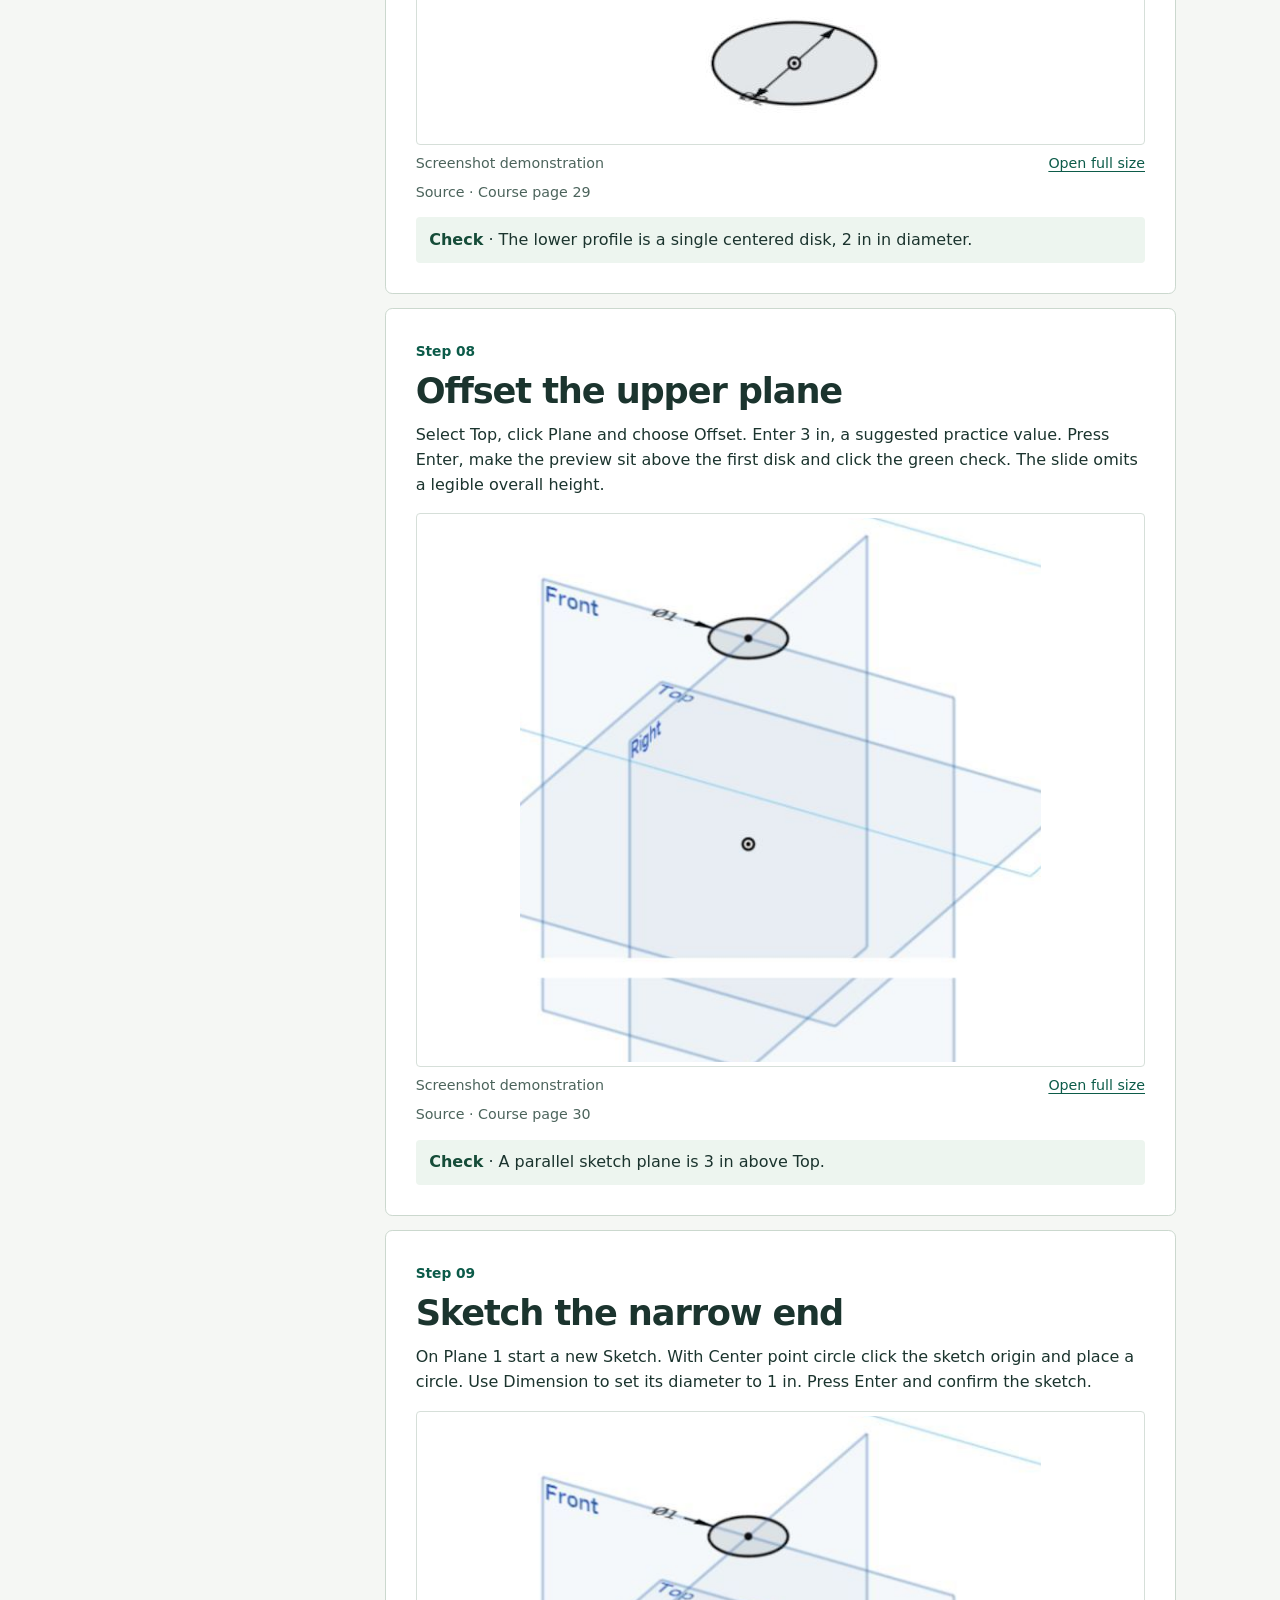
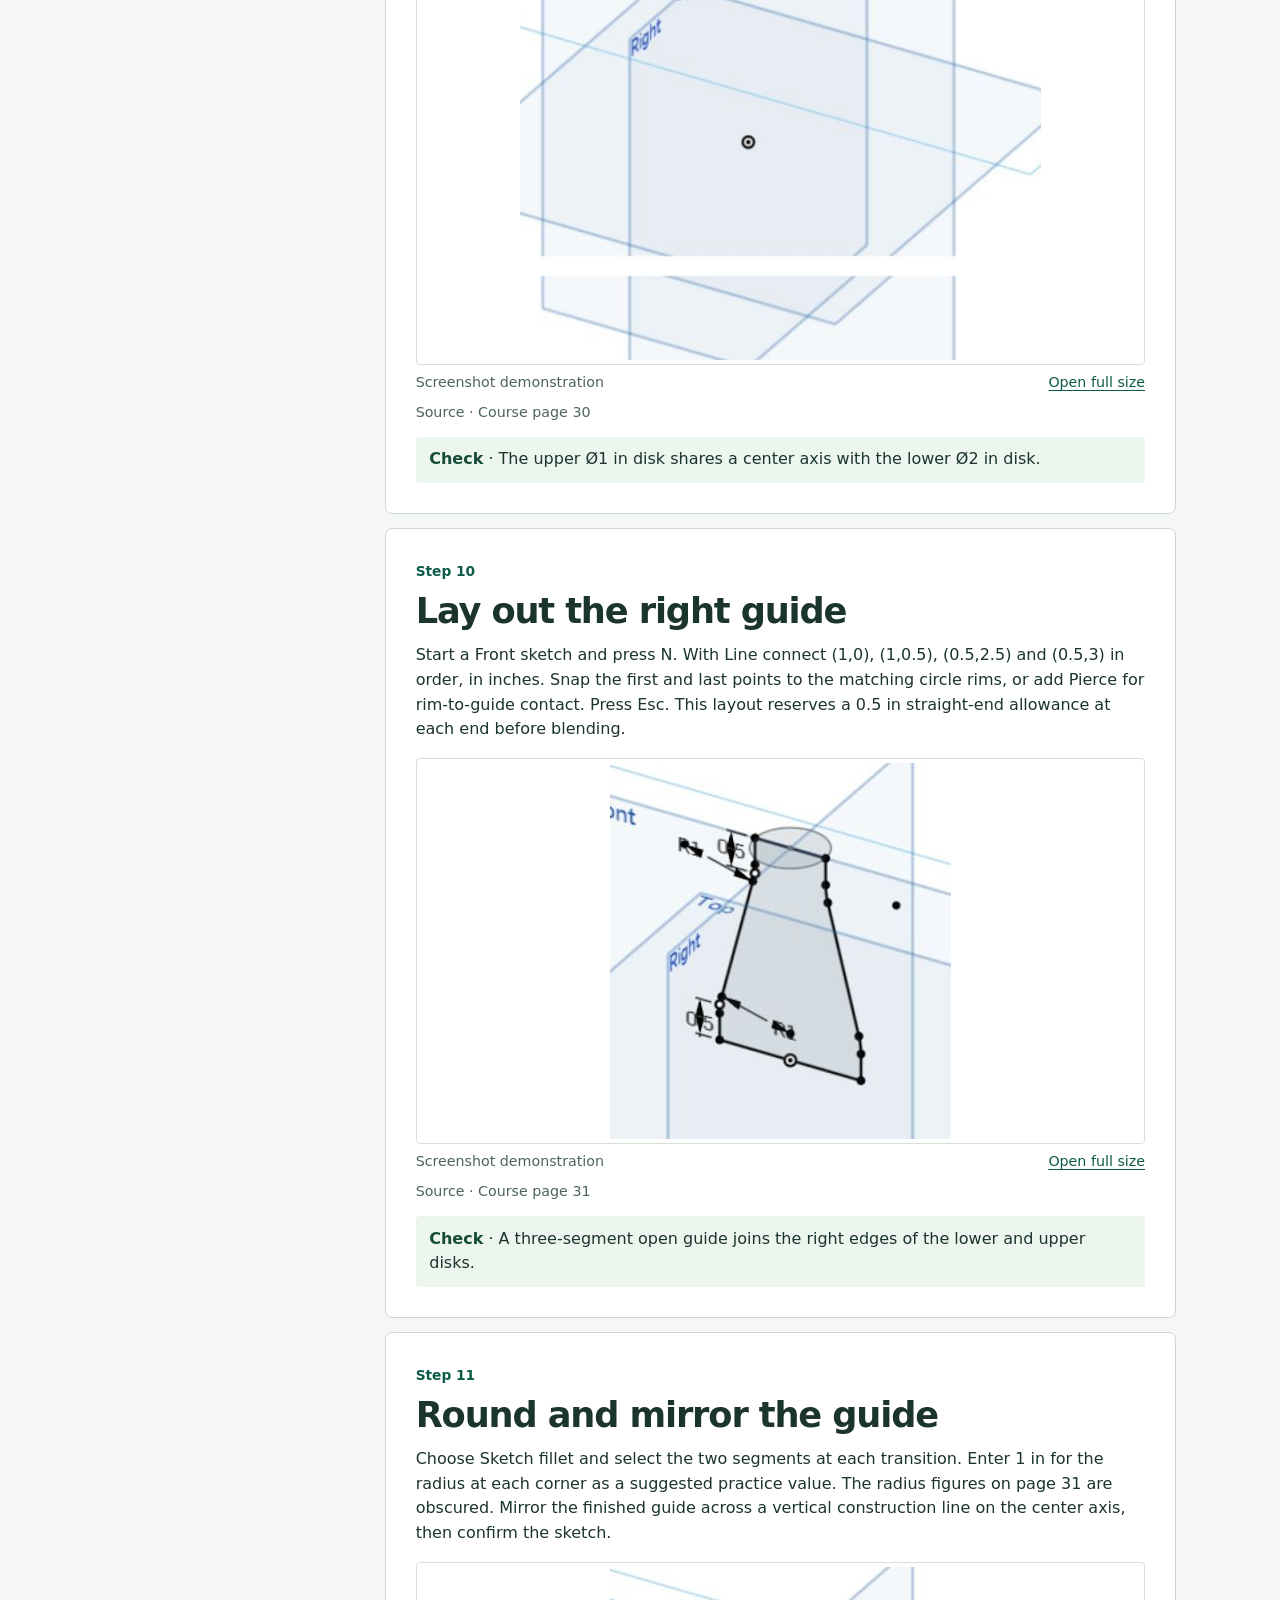
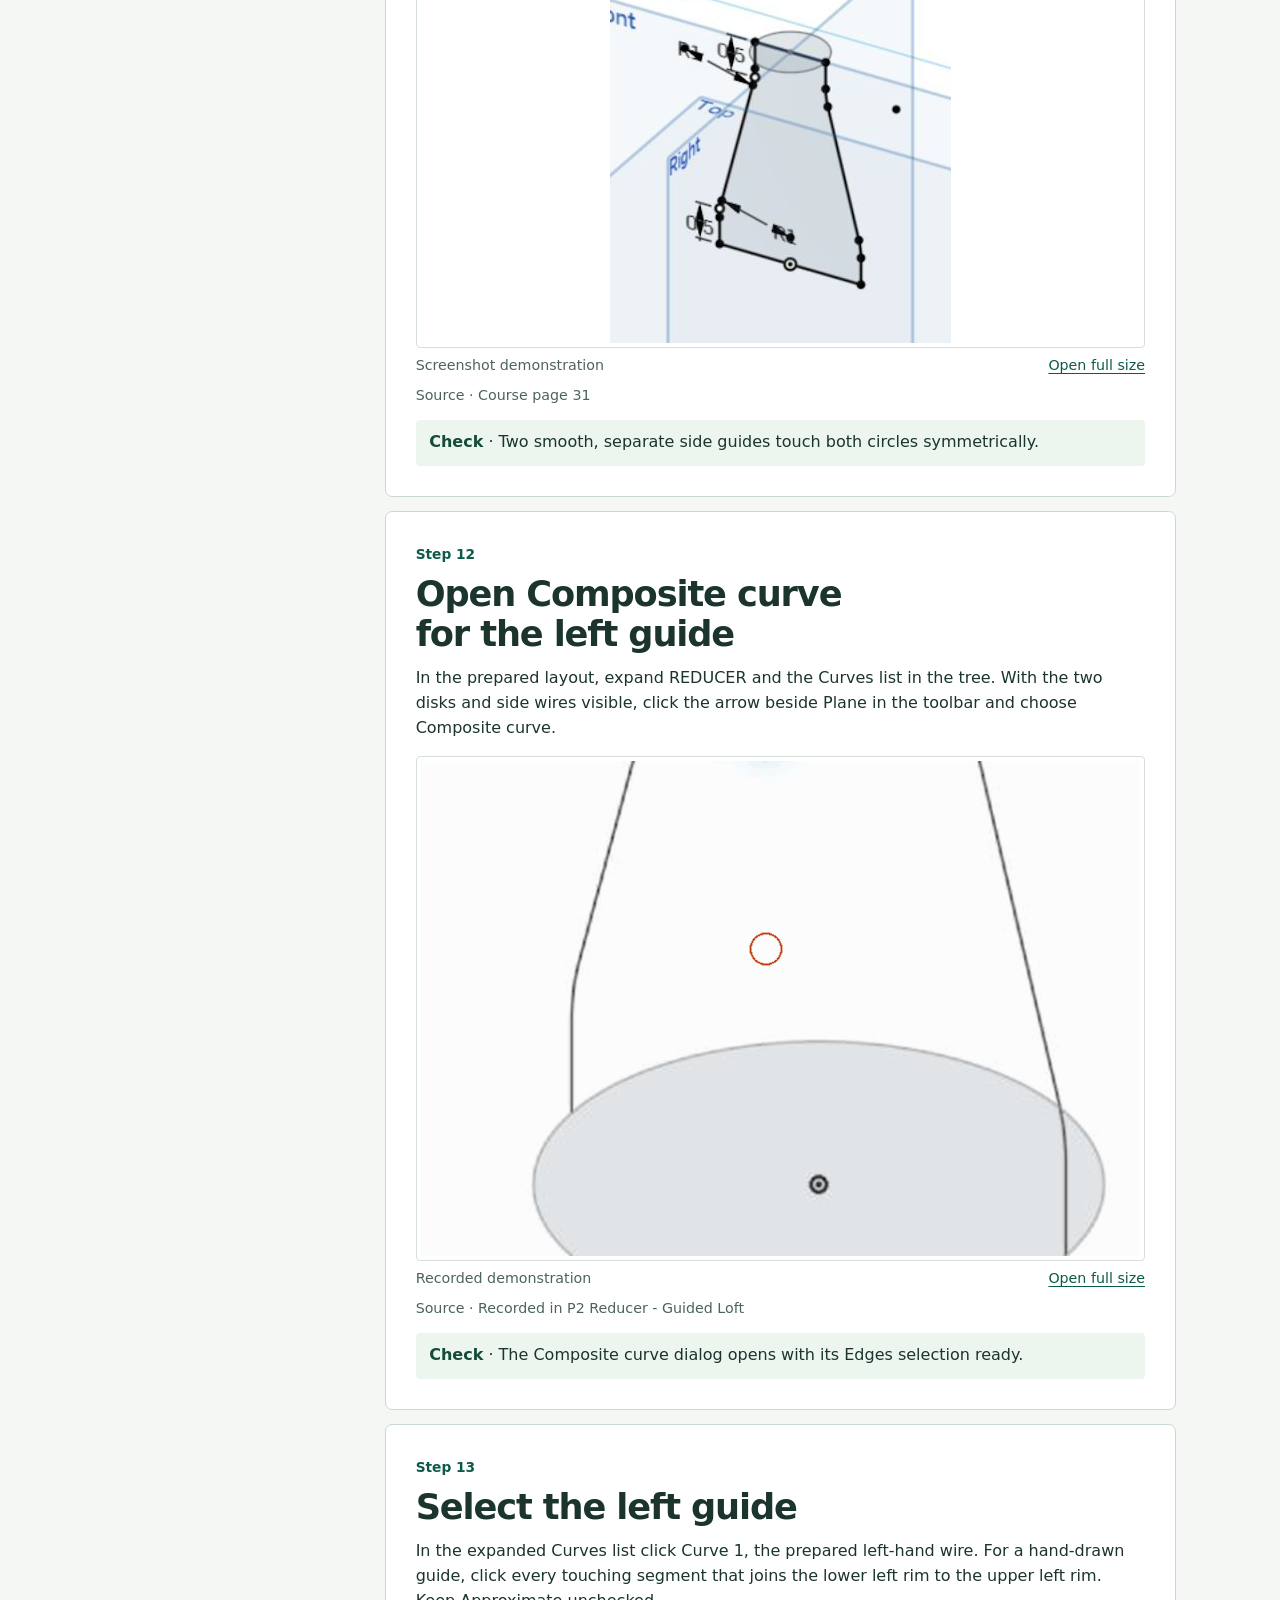
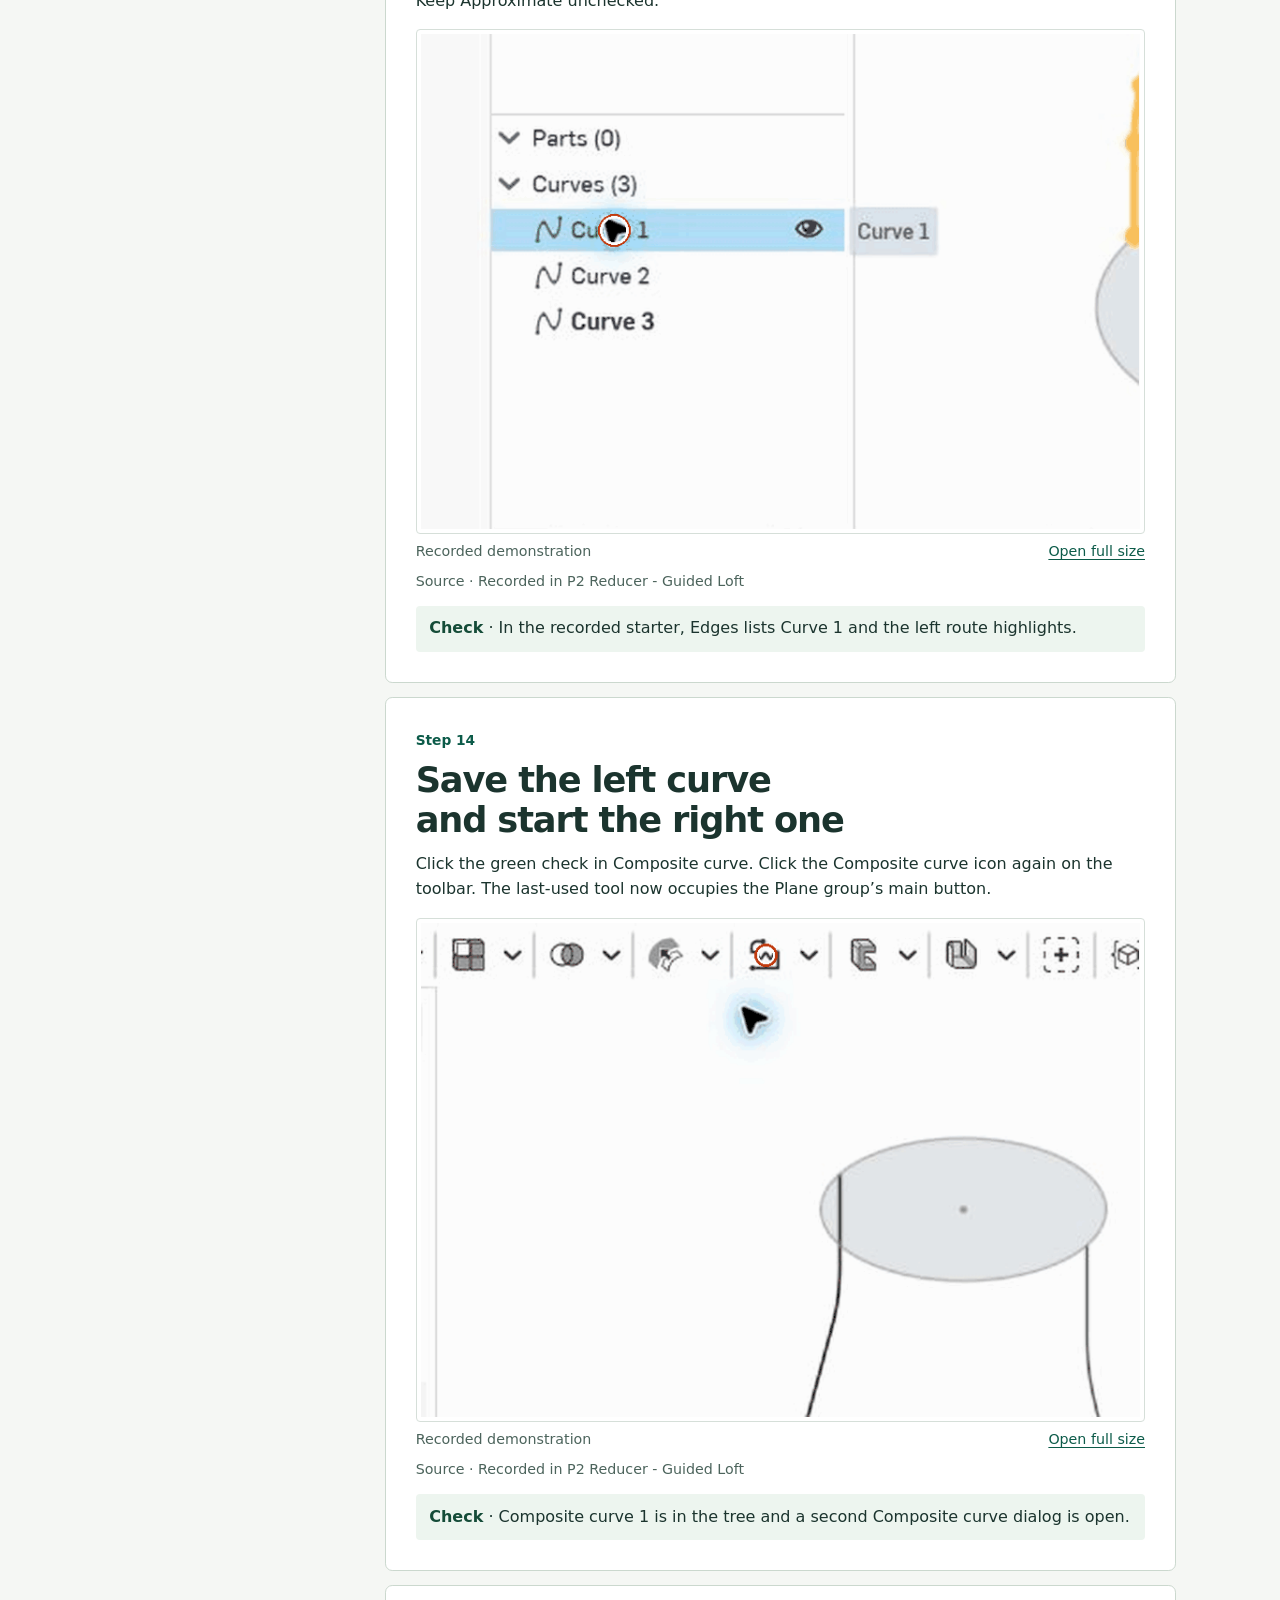
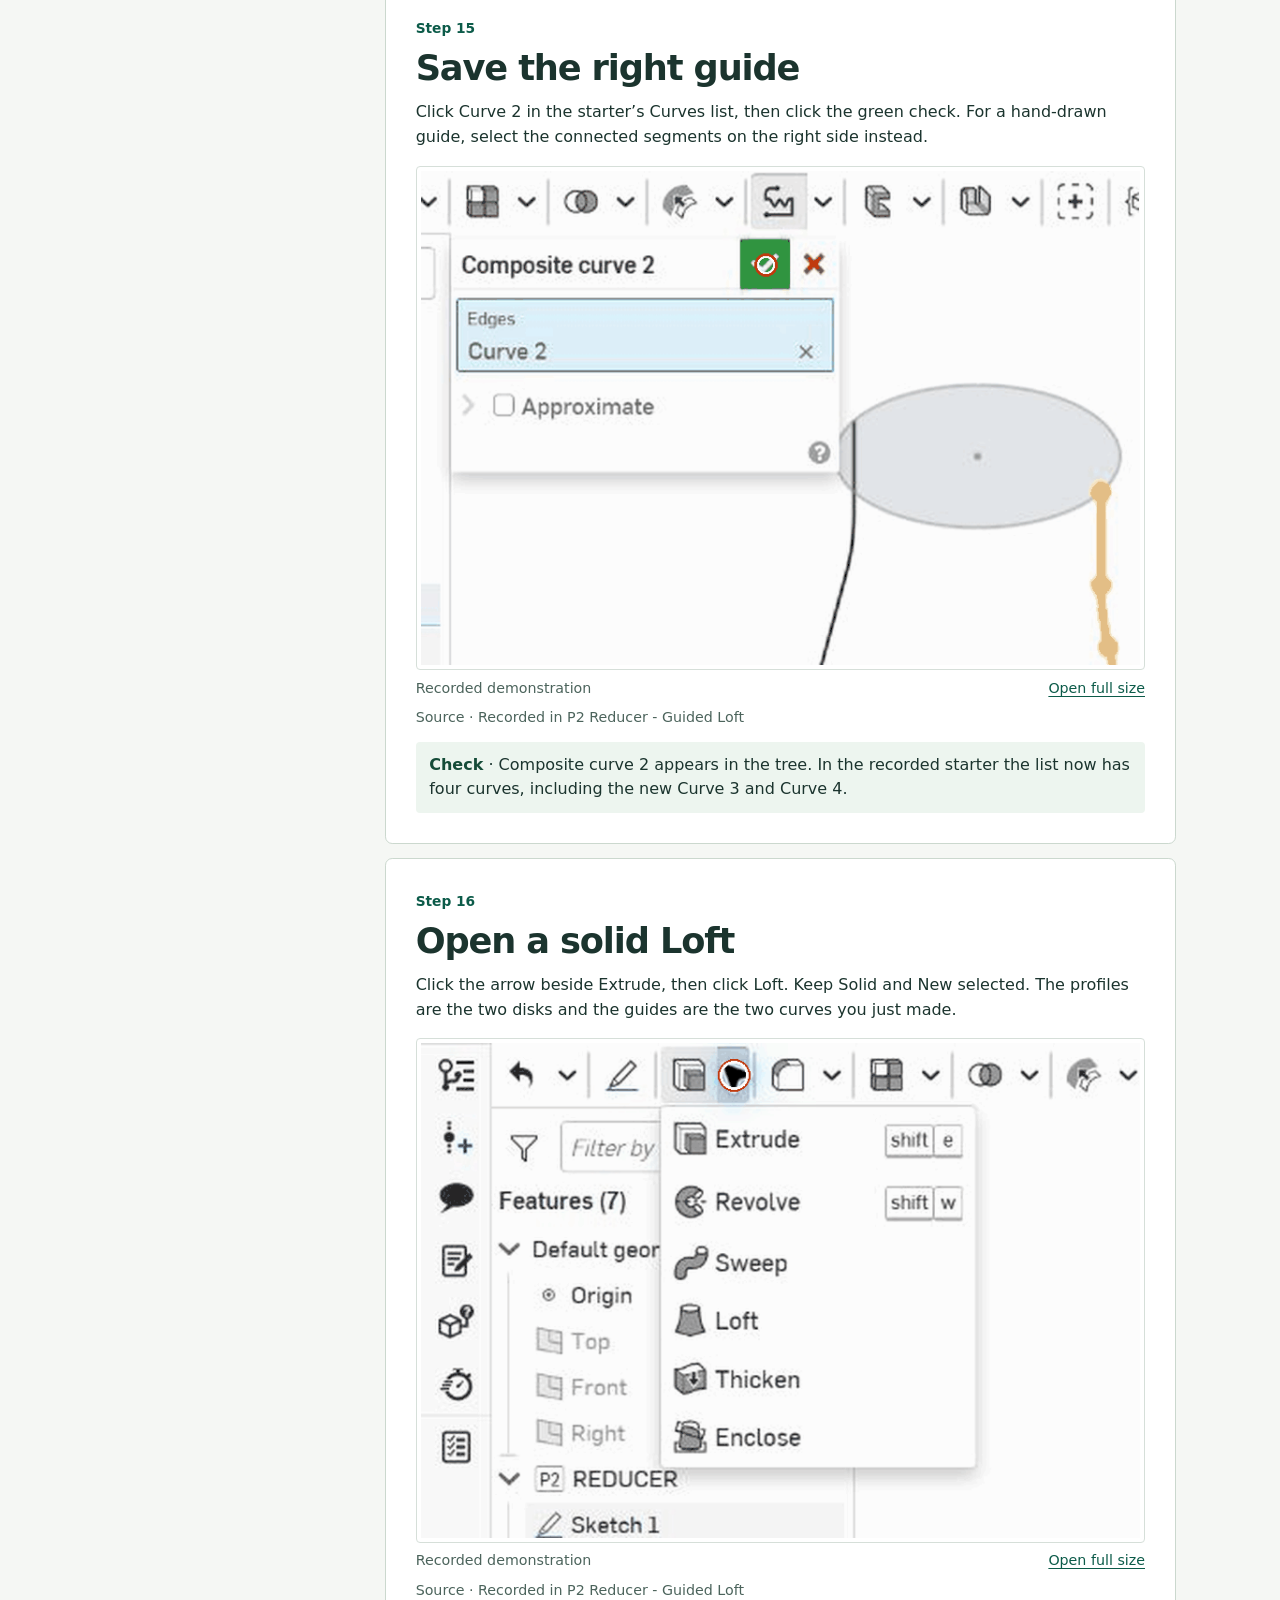
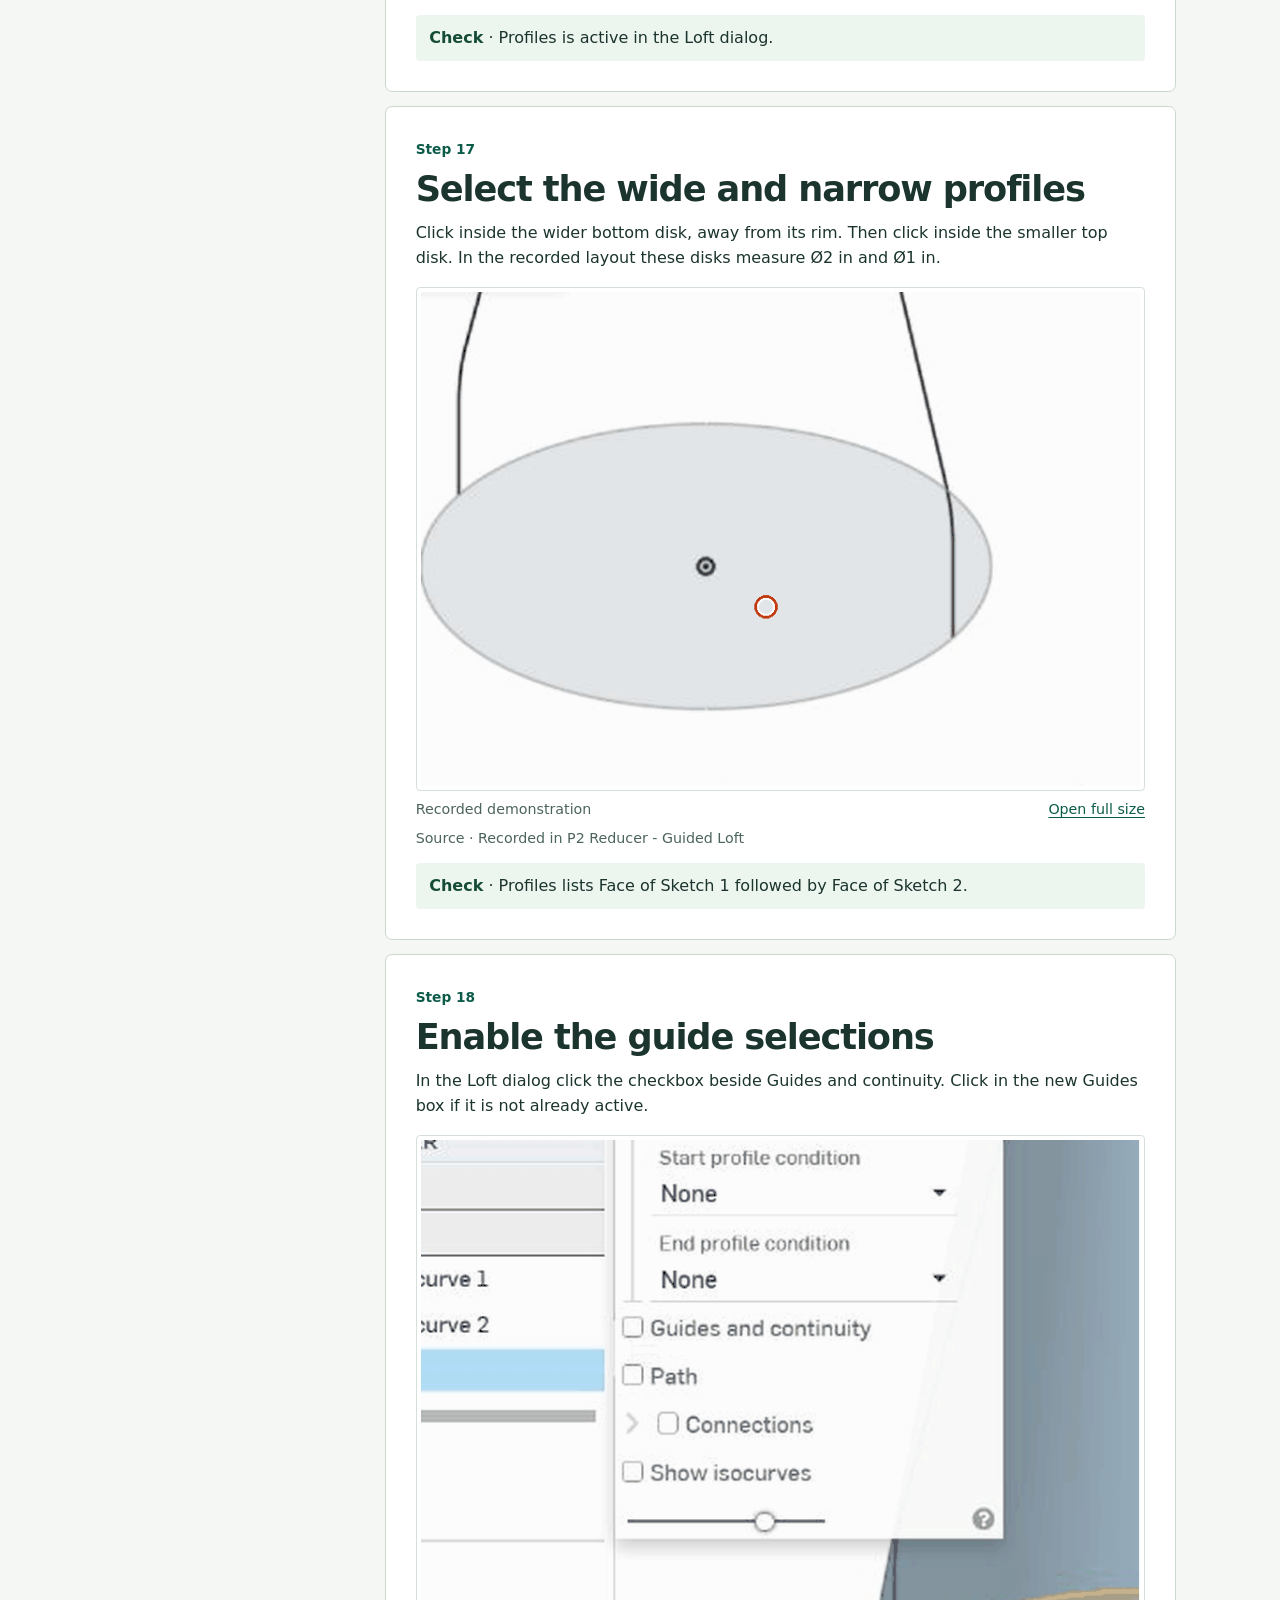
<file: p2-pipe-reducer/index.html>
<!doctype html>
<html lang="en"><head><meta charset="utf-8"><meta name="viewport" content="width=device-width,initial-scale=1">
<meta name="theme-color" content="#142e29"><title>Pipe Reducer | Onshape Notes</title>
<link rel="stylesheet" href="../part2.css"><link rel="stylesheet" href="../language.css">
<script defer src="../language.js"></script></head>
<body><header class="mast"><div class="wrap"><a href="../" class="brand">Onshape Notes<span class="zh" lang="zh-CN">Onshape 笔记</span></a>
<nav class="utility" aria-label="Site navigation"><a href="../student-toolkit/">Student Toolkit<span class="zh" lang="zh-CN">学生工具包</span></a><button id="bilingual-toggle" type="button" aria-pressed="false" hidden><span class="track" aria-hidden="true"></span><span>Bilingual · <span lang="zh-CN">双语</span></span></button></nav></div></header>
<main class="wrap"><header class="heading"><a class="back" href="../">Project directory<span class="zh" lang="zh-CN">项目目录</span></a>
<p class="kicker">CADing PPT Part 2(1).pdf · Pages 27–33<span class="zh" lang="zh-CN">CADing PPT Part 2(1).pdf · 第 27–33 页</span></p>
<h1>Pipe Reducer<span class="zh" lang="zh-CN">异径管</span></h1><p class="intro">Loft two circular sections along side guides, then shell both ends open.<span class="zh" lang="zh-CN">沿侧导引线放样两个圆截面，再抽壳打通两端。</span></p><details class="workshop-setup"><summary>Set up Part 2 Workshop in your Onshape document<span class="zh" lang="zh-CN">在自己的 Onshape 文档中添加 Part 2 Workshop</span></summary><ol><li><a download href="../Part%202%20Workshop.fs.txt">Download the workshop FeatureScript<span class="zh" lang="zh-CN">下载 Workshop 的 FeatureScript 源码</span></a></li><li>Open the downloaded text file and copy its entire contents. In your Onshape practice document, click the + at the bottom left, then click Create Feature Studio.<span class="zh" lang="zh-CN">打开下载的文本文件，复制全部内容。在自己的 Onshape 练习文档左下角单击 +，再单击 Create Feature Studio。</span></li><li>Click inside the Feature Studio editor, select all the starter code, and paste the copied text. Click Commit. Open a Part Studio in the same document and click Custom features in this workspace at the right end of the toolbar. Part 2 Workshop should appear in the list.<span class="zh" lang="zh-CN">单击 Feature Studio 编辑区，全选初始代码，粘贴复制的文本，再单击 Commit。打开同一文档中的 Part Studio，单击工具栏右端的 Custom features in this workspace，列表中应出现 Part 2 Workshop。</span></li></ol></details><div class="notes"><p>To practice, open your practice document and click + (Insert new tab) &gt; Create Part Studio. Work in this new blank studio. To name it, right-click its tab, choose Rename, type a name, and press Enter. The recorded studio is called P2 Pipe Reducer.<span class="zh" lang="zh-CN">练习时打开自己的练习文档，单击 +（Insert new tab）&gt; Create Part Studio，在新建的空白工作室中操作。若要命名，右键单击标签，选择 Rename，输入名称后按 Enter。录像中的工作室名为 P2 Pipe Reducer。</span></p><p>For the recorded guided Loft, start a blank Part Studio, open Part 2 Workshop, choose Pipe Reducer and 1 - Layout, then click its green check. Expand REDUCER and the Curves list. The recording in P2 Reducer - Guided Loft shows both standard Composite curve features and Loft 1.<span class="zh" lang="zh-CN">若要复现录像中的导引放样，在空白 Part Studio 中打开 Part 2 Workshop，选 Pipe Reducer 与 1 - Layout，单击绿色勾。展开 REDUCER 和 Curves 列表。工作室 P2 Reducer - Guided Loft 的录像展示两个标准 Composite curve 特征和 Loft 1。</span></p><p>The six Shell clips were recorded in P2 Pipe Reducer after 2 - Build. Its two cap faces are named Face of REDUCER. The same steps open both ends of Loft 1 in P2 Reducer - Guided Loft, where the two caps are listed as Face of Loft 1.<span class="zh" lang="zh-CN">六段 Shell 录像摄于 P2 Pipe Reducer，起点为 2 - Build，两个端盖面名为 Face of REDUCER。在 P2 Reducer - Guided Loft 中以相同步骤也可打通 Loft 1 的两端，两个端盖会列为 Face of Loft 1。</span></p></div></header>
<div class="layout"><details class="step-nav" open><summary>Jump to a step<span class="zh" lang="zh-CN">跳转到步骤</span></summary>
<nav aria-label="Steps"><ol><li class="route-label">Build with Part 2 Workshop<span class="zh" lang="zh-CN">使用 Part 2 Workshop 建模</span></li><li><a href="#step-01"><span class="index">01</span><span>Open the workspace feature menu<span class="zh" lang="zh-CN">打开工作区自定义特征菜单</span></span></a></li><li><a href="#step-02"><span class="index">02</span><span>Start Part 2 Workshop<span class="zh" lang="zh-CN">启动 Part 2 Workshop</span></span></a></li><li><a href="#step-03"><span class="index">03</span><span>Inspect the pipe reducer layout<span class="zh" lang="zh-CN">查看异径管布局</span></span></a></li><li><a href="#step-04"><span class="index">04</span><span>Loft the outside<span class="zh" lang="zh-CN">放样生成外形</span></span></a></li><li><a href="#step-05"><span class="index">05</span><span>Open the ends with Shell<span class="zh" lang="zh-CN">抽壳打通两端</span></span></a></li><li><a href="#step-06"><span class="index">06</span><span>Save the pipe reducer<span class="zh" lang="zh-CN">保存异径管</span></span></a></li><li class="route-label">Practice with standard Onshape tools<span class="zh" lang="zh-CN">使用 Onshape 标准工具练习</span></li><li><a href="#step-07"><span class="index">07</span><span>Sketch the wide end<span class="zh" lang="zh-CN">绘制大端截面</span></span></a></li><li><a href="#step-08"><span class="index">08</span><span>Offset the upper plane<span class="zh" lang="zh-CN">偏移上端基准面</span></span></a></li><li><a href="#step-09"><span class="index">09</span><span>Sketch the narrow end<span class="zh" lang="zh-CN">绘制小端截面</span></span></a></li><li><a href="#step-10"><span class="index">10</span><span>Lay out the right guide<span class="zh" lang="zh-CN">布置右侧导引线</span></span></a></li><li><a href="#step-11"><span class="index">11</span><span>Round and mirror the guide<span class="zh" lang="zh-CN">圆滑过渡并镜像导引线</span></span></a></li><li><a href="#step-12"><span class="index">12</span><span>Open Composite curve for the left guide<span class="zh" lang="zh-CN">为左侧导引线打开 Composite curve</span></span></a></li><li><a href="#step-13"><span class="index">13</span><span>Select the left guide<span class="zh" lang="zh-CN">选择左侧导引线</span></span></a></li><li><a href="#step-14"><span class="index">14</span><span>Save the left curve and start the right one<span class="zh" lang="zh-CN">保存左侧复合曲线并准备右侧曲线</span></span></a></li><li><a href="#step-15"><span class="index">15</span><span>Save the right guide<span class="zh" lang="zh-CN">保存右侧导引线</span></span></a></li><li><a href="#step-16"><span class="index">16</span><span>Open a solid Loft<span class="zh" lang="zh-CN">打开实体 Loft</span></span></a></li><li><a href="#step-17"><span class="index">17</span><span>Select the wide and narrow profiles<span class="zh" lang="zh-CN">选择大端和小端截面</span></span></a></li><li><a href="#step-18"><span class="index">18</span><span>Enable the guide selections<span class="zh" lang="zh-CN">启用导引线选择栏</span></span></a></li><li><a href="#step-19"><span class="index">19</span><span>Add the two composite curves<span class="zh" lang="zh-CN">加入左右两条复合曲线</span></span></a></li><li><a href="#step-20"><span class="index">20</span><span>Accept the guided Loft<span class="zh" lang="zh-CN">保存导引放样</span></span></a></li><li><a href="#step-21"><span class="index">21</span><span>Open the native Shell<span class="zh" lang="zh-CN">打开标准 Shell</span></span></a></li><li><a href="#step-22"><span class="index">22</span><span>Select the smaller end cap<span class="zh" lang="zh-CN">选择较小的上端盖</span></span></a></li><li><a href="#step-23"><span class="index">23</span><span>Look at the wide end face<span class="zh" lang="zh-CN">正视较大的底面</span></span></a></li><li><a href="#step-24"><span class="index">24</span><span>Add the wide end cap<span class="zh" lang="zh-CN">加入较大的底部端盖</span></span></a></li><li><a href="#step-25"><span class="index">25</span><span>Set the shell thickness<span class="zh" lang="zh-CN">设置抽壳厚度</span></span></a></li><li><a href="#step-26"><span class="index">26</span><span>Accept the through-bore<span class="zh" lang="zh-CN">保存贯通管腔</span></span></a></li></ol></nav></details><div class="steps"><header class="route-heading"><h2>Build with Part 2 Workshop<span class="zh" lang="zh-CN">使用 Part 2 Workshop 建模</span></h2><p>Follow the recorded actions in the practice Part Studio.<span class="zh" lang="zh-CN">跟随练习 Part Studio 中录制的操作。</span></p></header><article class="step" id="step-01">
<a class="step-id" href="#step-01">Step 01<span class="zh" lang="zh-CN">步骤 01</span></a><h2>Open the workspace feature menu<span class="zh" lang="zh-CN">打开工作区自定义特征菜单</span></h2>
<p class="action">At the right end of the Part Studio toolbar, click the cube-shaped Custom features in this workspace dropdown. If Part 2 Workshop is missing, follow the setup instructions above.</p><p class="translated zh" lang="zh-CN">在 Part Studio 工具栏右端，单击立方体形的 Custom features in this workspace 下拉按钮。如果列表中没有 Part 2 Workshop，请先按上方说明添加此特征。</p>
<figure><a class="frame" href="../workshop-media/pipe-reducer/01.gif" target="_blank" rel="noopener">
<img src="../workshop-media/pipe-reducer/01.gif" alt="Open the workspace feature menu" loading="lazy"></a>
<figcaption><span class="mark">Recorded demonstration<span class="zh" lang="zh-CN">操作录像</span></span><a href="../workshop-media/pipe-reducer/01.gif" target="_blank" rel="noopener">Open full size<span class="zh" lang="zh-CN">打开原图</span></a></figcaption></figure><p class="source">Source · Recorded in P2 Pipe Reducer<span class="zh" lang="zh-CN">来源 · 录制于 P2 Pipe Reducer</span></p>
<div class="check"><p><strong>Check</strong> · The dropdown contains Part 2 Workshop.</p><p class="zh" lang="zh-CN"><strong>核对</strong> · 下拉菜单中出现 Part 2 Workshop。</p></div></article><article class="step" id="step-02">
<a class="step-id" href="#step-02">Step 02<span class="zh" lang="zh-CN">步骤 02</span></a><h2>Start Part 2 Workshop<span class="zh" lang="zh-CN">启动 Part 2 Workshop</span></h2>
<p class="action">Click Part 2 Workshop in the open menu. Leave the dialog open while you work through its stages.</p><p class="translated zh" lang="zh-CN">在已打开的菜单中单击 Part 2 Workshop，保持面板打开以逐阶段查看模型。</p>
<figure><a class="frame" href="../workshop-media/pipe-reducer/02.gif" target="_blank" rel="noopener">
<img src="../workshop-media/pipe-reducer/02.gif" alt="Start Part 2 Workshop" loading="lazy"></a>
<figcaption><span class="mark">Recorded demonstration<span class="zh" lang="zh-CN">操作录像</span></span><a href="../workshop-media/pipe-reducer/02.gif" target="_blank" rel="noopener">Open full size<span class="zh" lang="zh-CN">打开原图</span></a></figcaption></figure><p class="source">Source · Recorded in P2 Pipe Reducer<span class="zh" lang="zh-CN">来源 · 录制于 P2 Pipe Reducer</span></p>
<div class="check"><p><strong>Check</strong> · The feature dialog opens with Pyramid in Model and 1 - Layout in Stage.</p><p class="zh" lang="zh-CN"><strong>核对</strong> · 特征面板的 Model 显示 Pyramid，Stage 显示 1 - Layout。</p></div></article><article class="step" id="step-03">
<a class="step-id" href="#step-03">Step 03<span class="zh" lang="zh-CN">步骤 03</span></a><h2>Inspect the pipe reducer layout<span class="zh" lang="zh-CN">查看异径管布局</span></h2>
<p class="action">Click the top Model field and click Pipe Reducer in the list. Keep Stage at 1 - Layout. If the planes obscure the model, click blank canvas and press P to hide them. Press F to fit the geometry.</p><p class="translated zh" lang="zh-CN">单击顶部 Model 字段，在列表中单击 Pipe Reducer。Stage 保持 1 - Layout。若基准面挡住模型，单击空白画布后按 P 将其隐藏，按 F 让几何图形适应视图。</p>
<figure><a class="frame" href="../workshop-media/pipe-reducer/03.gif" target="_blank" rel="noopener">
<img src="../workshop-media/pipe-reducer/03.gif" alt="Inspect the pipe reducer layout" loading="lazy"></a>
<figcaption><span class="mark">Recorded demonstration<span class="zh" lang="zh-CN">操作录像</span></span><a href="../workshop-media/pipe-reducer/03.gif" target="_blank" rel="noopener">Open full size<span class="zh" lang="zh-CN">打开原图</span></a></figcaption></figure><p class="source">Source · Recorded in P2 Pipe Reducer<span class="zh" lang="zh-CN">来源 · 录制于 P2 Pipe Reducer</span></p>
<div class="check"><p><strong>Check</strong> · Two coaxial profiles measure Ø2 in and Ø1 in. The suggested practice spacing is 3 in. The guides meet both rims.</p><p class="zh" lang="zh-CN"><strong>核对</strong> · 两个同轴圆的直径为 2 in 和 1 in，建议练习间距为 3 in。两侧导引线与两圆周相交。</p></div></article><article class="step" id="step-04">
<a class="step-id" href="#step-04">Step 04<span class="zh" lang="zh-CN">步骤 04</span></a><h2>Loft the outside<span class="zh" lang="zh-CN">放样生成外形</span></h2>
<p class="action">Click the second field, Stage. In its list click 2 - Build. Wait for the feature preview to regenerate.</p><p class="translated zh" lang="zh-CN">单击第二个字段 Stage，在列表中单击 2 - Build，等待特征预览更新。</p>
<figure><a class="frame" href="../workshop-media/pipe-reducer/04.gif" target="_blank" rel="noopener">
<img src="../workshop-media/pipe-reducer/04.gif" alt="Loft the outside" loading="lazy"></a>
<figcaption><span class="mark">Recorded demonstration<span class="zh" lang="zh-CN">操作录像</span></span><a href="../workshop-media/pipe-reducer/04.gif" target="_blank" rel="noopener">Open full size<span class="zh" lang="zh-CN">打开原图</span></a></figcaption></figure><p class="source">Source · Recorded in P2 Pipe Reducer<span class="zh" lang="zh-CN">来源 · 录制于 P2 Pipe Reducer</span></p>
<div class="check"><p><strong>Check</strong> · The capped reducer follows the guide curves between the wide lower end and narrow upper end.</p><p class="zh" lang="zh-CN"><strong>核对</strong> · 封闭端面的管体沿导引线从下方大端过渡至上方小端。</p></div></article><article class="step" id="step-05">
<a class="step-id" href="#step-05">Step 05<span class="zh" lang="zh-CN">步骤 05</span></a><h2>Open the ends with Shell<span class="zh" lang="zh-CN">抽壳打通两端</span></h2>
<p class="action">Click Stage again and click 3 - Finish. Leave the dialog open to inspect the result.</p><p class="translated zh" lang="zh-CN">再次单击 Stage 并选择 3 - Finish。保持面板开启，检查预览结果。</p>
<figure><a class="frame" href="../workshop-media/pipe-reducer/05.gif" target="_blank" rel="noopener">
<img src="../workshop-media/pipe-reducer/05.gif" alt="Open the ends with Shell" loading="lazy"></a>
<figcaption><span class="mark">Recorded demonstration<span class="zh" lang="zh-CN">操作录像</span></span><a href="../workshop-media/pipe-reducer/05.gif" target="_blank" rel="noopener">Open full size<span class="zh" lang="zh-CN">打开原图</span></a></figcaption></figure><p class="source">Source · Recorded in P2 Pipe Reducer<span class="zh" lang="zh-CN">来源 · 录制于 P2 Pipe Reducer</span></p>
<div class="check"><p><strong>Check</strong> · The two cap faces are removed, leaving an inward 0.1 in wall and open passages at both ends.</p><p class="zh" lang="zh-CN"><strong>核对</strong> · 上下端盖均被移除，留下向内厚 0.1 in 的管壁，两端开通。</p></div></article><article class="step" id="step-06">
<a class="step-id" href="#step-06">Step 06<span class="zh" lang="zh-CN">步骤 06</span></a><h2>Save the pipe reducer<span class="zh" lang="zh-CN">保存异径管</span></h2>
<p class="action">Click the green check at the top of Part 2 Workshop. Click a blank part of the canvas and press F to fit the saved result.</p><p class="translated zh" lang="zh-CN">单击 Part 2 Workshop 顶部的绿色勾。单击画布空白处，按 F 调整已保存模型的视图。</p>
<figure><a class="frame" href="../workshop-media/pipe-reducer/06.gif" target="_blank" rel="noopener">
<img src="../workshop-media/pipe-reducer/06.gif" alt="Save the pipe reducer" loading="lazy"></a>
<figcaption><span class="mark">Recorded demonstration<span class="zh" lang="zh-CN">操作录像</span></span><a href="../workshop-media/pipe-reducer/06.gif" target="_blank" rel="noopener">Open full size<span class="zh" lang="zh-CN">打开原图</span></a></figcaption></figure><p class="source">Source · Recorded in P2 Pipe Reducer<span class="zh" lang="zh-CN">来源 · 录制于 P2 Pipe Reducer</span></p>
<div class="check"><p><strong>Check</strong> · The feature dialog closes and Parts (1) appears in the studio.</p><p class="zh" lang="zh-CN"><strong>核对</strong> · 面板关闭，工作室中显示 Parts (1)。</p></div></article><header class="route-heading with-reference"><div><h2>Practice with standard Onshape tools<span class="zh" lang="zh-CN">使用 Onshape 标准工具练习</span></h2><p>Follow the sketches from the course screenshots and the recorded feature operations.<span class="zh" lang="zh-CN">参照课件截图绘制草图，跟随录像完成特征操作。</span></p></div><figure class="reference"><a href="../part2-covers/p2-pipe-reducer.webp" target="_blank" rel="noopener"><img src="../part2-covers/p2-pipe-reducer.webp" alt="Pipe Reducer" width="680" height="358" loading="lazy"></a><figcaption>Course reference<span class="zh" lang="zh-CN">课件参考图</span></figcaption></figure></header><article class="step" id="step-07">
<a class="step-id" href="#step-07">Step 07<span class="zh" lang="zh-CN">步骤 07</span></a><h2>Sketch the wide end<span class="zh" lang="zh-CN">绘制大端截面</span></h2>
<p class="action">Click Top and Sketch, then press N. Choose Center point circle. Click Origin and then a point on its right. Press D, click the circle and place the dimension. Type 2 in, press Enter and accept the sketch.</p><p class="translated zh" lang="zh-CN">单击 Top 和 Sketch，再按 N。选 Center point circle，单击 Origin，再单击右方一点。按 D，单击圆并放置尺寸，输入 2 in，按 Enter 并确认草图。</p>
<figure><a class="frame" href="../native-media/reducer-large.png" target="_blank" rel="noopener">
<img src="../native-media/reducer-large.png" alt="Sketch the wide end" loading="lazy"></a>
<figcaption><span class="mark">Screenshot demonstration<span class="zh" lang="zh-CN">截图演示</span></span><a href="../native-media/reducer-large.png" target="_blank" rel="noopener">Open full size<span class="zh" lang="zh-CN">打开原图</span></a></figcaption></figure><p class="source">Source · Course page 29<span class="zh" lang="zh-CN">来源 · 课件第 29 页</span></p>
<div class="check"><p><strong>Check</strong> · The lower profile is a single centered disk, 2 in in diameter.</p><p class="zh" lang="zh-CN"><strong>核对</strong> · 下截面为以原点为中心的单个圆面，直径 2 in。</p></div></article><article class="step" id="step-08">
<a class="step-id" href="#step-08">Step 08<span class="zh" lang="zh-CN">步骤 08</span></a><h2>Offset the upper plane<span class="zh" lang="zh-CN">偏移上端基准面</span></h2>
<p class="action">Select Top, click Plane and choose Offset. Enter 3 in, a suggested practice value. Press Enter, make the preview sit above the first disk and click the green check. The slide omits a legible overall height.</p><p class="translated zh" lang="zh-CN">选择 Top，单击 Plane 并选 Offset。输入建议练习值 3 in，按 Enter。使预览面位于第一个圆面上方，再点绿色勾。课件中无法读到明确的总高度。</p>
<figure><a class="frame" href="../native-media/reducer-small.png" target="_blank" rel="noopener">
<img src="../native-media/reducer-small.png" alt="Offset the upper plane" loading="lazy"></a>
<figcaption><span class="mark">Screenshot demonstration<span class="zh" lang="zh-CN">截图演示</span></span><a href="../native-media/reducer-small.png" target="_blank" rel="noopener">Open full size<span class="zh" lang="zh-CN">打开原图</span></a></figcaption></figure><p class="source">Source · Course page 30<span class="zh" lang="zh-CN">来源 · 课件第 30 页</span></p>
<div class="check"><p><strong>Check</strong> · A parallel sketch plane is 3 in above Top.</p><p class="zh" lang="zh-CN"><strong>核对</strong> · 新草图平面与 Top 平行，高出 3 in。</p></div></article><article class="step" id="step-09">
<a class="step-id" href="#step-09">Step 09<span class="zh" lang="zh-CN">步骤 09</span></a><h2>Sketch the narrow end<span class="zh" lang="zh-CN">绘制小端截面</span></h2>
<p class="action">On Plane 1 start a new Sketch. With Center point circle click the sketch origin and place a circle. Use Dimension to set its diameter to 1 in. Press Enter and confirm the sketch.</p><p class="translated zh" lang="zh-CN">在 Plane 1 上新建 Sketch。用 Center point circle 单击草图原点后画圆。用 Dimension 将直径设为 1 in，按 Enter 并确认草图。</p>
<figure><a class="frame" href="../native-media/reducer-small.png" target="_blank" rel="noopener">
<img src="../native-media/reducer-small.png" alt="Sketch the narrow end" loading="lazy"></a>
<figcaption><span class="mark">Screenshot demonstration<span class="zh" lang="zh-CN">截图演示</span></span><a href="../native-media/reducer-small.png" target="_blank" rel="noopener">Open full size<span class="zh" lang="zh-CN">打开原图</span></a></figcaption></figure><p class="source">Source · Course page 30<span class="zh" lang="zh-CN">来源 · 课件第 30 页</span></p>
<div class="check"><p><strong>Check</strong> · The upper Ø1 in disk shares a center axis with the lower Ø2 in disk.</p><p class="zh" lang="zh-CN"><strong>核对</strong> · 上方直径 1 in 的圆面与下方直径 2 in 的圆面同轴。</p></div></article><article class="step" id="step-10">
<a class="step-id" href="#step-10">Step 10<span class="zh" lang="zh-CN">步骤 10</span></a><h2>Lay out the right guide<span class="zh" lang="zh-CN">布置右侧导引线</span></h2>
<p class="action">Start a Front sketch and press N. With Line connect (1,0), (1,0.5), (0.5,2.5) and (0.5,3) in order, in inches. Snap the first and last points to the matching circle rims, or add Pierce for rim-to-guide contact. Press Esc. This layout reserves a 0.5 in straight-end allowance at each end before blending.</p><p class="translated zh" lang="zh-CN">在 Front 建草图并按 N。用 Line 按顺序连接 (1,0)、(1,0.5)、(0.5,2.5)、(0.5,3)，单位为 in。首尾点吸附到相应圆周，或用 Pierce 建立与圆周的接触。按 Esc。圆滑连接前，两端各预留 0.5 in 的直段。</p>
<figure><a class="frame" href="../native-media/reducer-guide.png" target="_blank" rel="noopener">
<img src="../native-media/reducer-guide.png" alt="Lay out the right guide" loading="lazy"></a>
<figcaption><span class="mark">Screenshot demonstration<span class="zh" lang="zh-CN">截图演示</span></span><a href="../native-media/reducer-guide.png" target="_blank" rel="noopener">Open full size<span class="zh" lang="zh-CN">打开原图</span></a></figcaption></figure><p class="source">Source · Course page 31<span class="zh" lang="zh-CN">来源 · 课件第 31 页</span></p>
<div class="check"><p><strong>Check</strong> · A three-segment open guide joins the right edges of the lower and upper disks.</p><p class="zh" lang="zh-CN"><strong>核对</strong> · 一条三段开放路径连接上下圆面的右侧边缘。</p></div></article><article class="step" id="step-11">
<a class="step-id" href="#step-11">Step 11<span class="zh" lang="zh-CN">步骤 11</span></a><h2>Round and mirror the guide<span class="zh" lang="zh-CN">圆滑过渡并镜像导引线</span></h2>
<p class="action">Choose Sketch fillet and select the two segments at each transition. Enter 1 in for the radius at each corner as a suggested practice value. The radius figures on page 31 are obscured. Mirror the finished guide across a vertical construction line on the center axis, then confirm the sketch.</p><p class="translated zh" lang="zh-CN">选 Sketch fillet，依次在每个转角选择相邻两段。两处半径可均输入建议练习值 1 in。第 31 页的半径数字被遮挡。沿中心轴画一条竖直构造线，用 Mirror 将完成的导引线镜像到左侧，然后确认草图。</p>
<figure><a class="frame" href="../native-media/reducer-guide.png" target="_blank" rel="noopener">
<img src="../native-media/reducer-guide.png" alt="Round and mirror the guide" loading="lazy"></a>
<figcaption><span class="mark">Screenshot demonstration<span class="zh" lang="zh-CN">截图演示</span></span><a href="../native-media/reducer-guide.png" target="_blank" rel="noopener">Open full size<span class="zh" lang="zh-CN">打开原图</span></a></figcaption></figure><p class="source">Source · Course page 31<span class="zh" lang="zh-CN">来源 · 课件第 31 页</span></p>
<div class="check"><p><strong>Check</strong> · Two smooth, separate side guides touch both circles symmetrically.</p><p class="zh" lang="zh-CN"><strong>核对</strong> · 两条相互独立的平滑导引线对称分布，并分别接触上下两个圆。</p></div></article><article class="step" id="step-12">
<a class="step-id" href="#step-12">Step 12<span class="zh" lang="zh-CN">步骤 12</span></a><h2>Open Composite curve for the left guide<span class="zh" lang="zh-CN">为左侧导引线打开 Composite curve</span></h2>
<p class="action">In the prepared layout, expand REDUCER and the Curves list in the tree. With the two disks and side wires visible, click the arrow beside Plane in the toolbar and choose Composite curve.</p><p class="translated zh" lang="zh-CN">在已准备的布局中，展开特征树里的 REDUCER 及 Curves 列表。当两个圆面与两条侧导引线均可见时，单击工具栏 Plane 旁的箭头，选择 Composite curve。</p>
<figure><a class="frame" href="../workshop-media/pipe-reducer/guide01.gif" target="_blank" rel="noopener">
<img src="../workshop-media/pipe-reducer/guide01.gif" alt="Open Composite curve for the left guide" loading="lazy"></a>
<figcaption><span class="mark">Recorded demonstration<span class="zh" lang="zh-CN">操作录像</span></span><a href="../workshop-media/pipe-reducer/guide01.gif" target="_blank" rel="noopener">Open full size<span class="zh" lang="zh-CN">打开原图</span></a></figcaption></figure><p class="source">Source · Recorded in P2 Reducer - Guided Loft<span class="zh" lang="zh-CN">来源 · 录制于 P2 Reducer - Guided Loft</span></p>
<div class="check"><p><strong>Check</strong> · The Composite curve dialog opens with its Edges selection ready.</p><p class="zh" lang="zh-CN"><strong>核对</strong> · Composite curve 面板打开，Edges 字段可开始选边。</p></div></article><article class="step" id="step-13">
<a class="step-id" href="#step-13">Step 13<span class="zh" lang="zh-CN">步骤 13</span></a><h2>Select the left guide<span class="zh" lang="zh-CN">选择左侧导引线</span></h2>
<p class="action">In the expanded Curves list click Curve 1, the prepared left-hand wire. For a hand-drawn guide, click every touching segment that joins the lower left rim to the upper left rim. Keep Approximate unchecked.</p><p class="translated zh" lang="zh-CN">在展开的 Curves 列表中单击 Curve 1，即预制的左侧线体。若手绘了导引线，请依次点击从左下圆周连到左上圆周的所有相接线段。保持 Approximate 未勾选。</p>
<figure><a class="frame" href="../workshop-media/pipe-reducer/guide02.gif" target="_blank" rel="noopener">
<img src="../workshop-media/pipe-reducer/guide02.gif" alt="Select the left guide" loading="lazy"></a>
<figcaption><span class="mark">Recorded demonstration<span class="zh" lang="zh-CN">操作录像</span></span><a href="../workshop-media/pipe-reducer/guide02.gif" target="_blank" rel="noopener">Open full size<span class="zh" lang="zh-CN">打开原图</span></a></figcaption></figure><p class="source">Source · Recorded in P2 Reducer - Guided Loft<span class="zh" lang="zh-CN">来源 · 录制于 P2 Reducer - Guided Loft</span></p>
<div class="check"><p><strong>Check</strong> · In the recorded starter, Edges lists Curve 1 and the left route highlights.</p><p class="zh" lang="zh-CN"><strong>核对</strong> · 录制所用起始特征的 Edges 显示 Curve 1，左侧路径高亮。</p></div></article><article class="step" id="step-14">
<a class="step-id" href="#step-14">Step 14<span class="zh" lang="zh-CN">步骤 14</span></a><h2>Save the left curve and start the right one<span class="zh" lang="zh-CN">保存左侧复合曲线并准备右侧曲线</span></h2>
<p class="action">Click the green check in Composite curve. Click the Composite curve icon again on the toolbar. The last-used tool now occupies the Plane group’s main button.</p><p class="translated zh" lang="zh-CN">单击 Composite curve 面板的绿色勾。再次单击工具栏中的 Composite curve 图标。刚用过的工具现显示在 Plane 工具组的主按钮上。</p>
<figure><a class="frame" href="../workshop-media/pipe-reducer/guide03.gif" target="_blank" rel="noopener">
<img src="../workshop-media/pipe-reducer/guide03.gif" alt="Save the left curve and start the right one" loading="lazy"></a>
<figcaption><span class="mark">Recorded demonstration<span class="zh" lang="zh-CN">操作录像</span></span><a href="../workshop-media/pipe-reducer/guide03.gif" target="_blank" rel="noopener">Open full size<span class="zh" lang="zh-CN">打开原图</span></a></figcaption></figure><p class="source">Source · Recorded in P2 Reducer - Guided Loft<span class="zh" lang="zh-CN">来源 · 录制于 P2 Reducer - Guided Loft</span></p>
<div class="check"><p><strong>Check</strong> · Composite curve 1 is in the tree and a second Composite curve dialog is open.</p><p class="zh" lang="zh-CN"><strong>核对</strong> · 特征树中出现 Composite curve 1，并打开第二个 Composite curve 面板。</p></div></article><article class="step" id="step-15">
<a class="step-id" href="#step-15">Step 15<span class="zh" lang="zh-CN">步骤 15</span></a><h2>Save the right guide<span class="zh" lang="zh-CN">保存右侧导引线</span></h2>
<p class="action">Click Curve 2 in the starter’s Curves list, then click the green check. For a hand-drawn guide, select the connected segments on the right side instead.</p><p class="translated zh" lang="zh-CN">单击起始特征 Curves 列表中的 Curve 2，再单击绿色勾。若为手绘导引线，请选择右侧相接的各段。</p>
<figure><a class="frame" href="../workshop-media/pipe-reducer/guide04.gif" target="_blank" rel="noopener">
<img src="../workshop-media/pipe-reducer/guide04.gif" alt="Save the right guide" loading="lazy"></a>
<figcaption><span class="mark">Recorded demonstration<span class="zh" lang="zh-CN">操作录像</span></span><a href="../workshop-media/pipe-reducer/guide04.gif" target="_blank" rel="noopener">Open full size<span class="zh" lang="zh-CN">打开原图</span></a></figcaption></figure><p class="source">Source · Recorded in P2 Reducer - Guided Loft<span class="zh" lang="zh-CN">来源 · 录制于 P2 Reducer - Guided Loft</span></p>
<div class="check"><p><strong>Check</strong> · Composite curve 2 appears in the tree. In the recorded starter the list now has four curves, including the new Curve 3 and Curve 4.</p><p class="zh" lang="zh-CN"><strong>核对</strong> · 特征树出现 Composite curve 2。录制所用的起始工作室共有四个曲线体，其中 Curve 3 与 Curve 4 为新建复合曲线。</p></div></article><article class="step" id="step-16">
<a class="step-id" href="#step-16">Step 16<span class="zh" lang="zh-CN">步骤 16</span></a><h2>Open a solid Loft<span class="zh" lang="zh-CN">打开实体 Loft</span></h2>
<p class="action">Click the arrow beside Extrude, then click Loft. Keep Solid and New selected. The profiles are the two disks and the guides are the two curves you just made.</p><p class="translated zh" lang="zh-CN">单击 Extrude 旁的箭头，再单击 Loft。保持选中 Solid 和 New。两个圆面用作截面，刚建立的两条复合曲线用作导引线。</p>
<figure><a class="frame" href="../workshop-media/pipe-reducer/guide05.gif" target="_blank" rel="noopener">
<img src="../workshop-media/pipe-reducer/guide05.gif" alt="Open a solid Loft" loading="lazy"></a>
<figcaption><span class="mark">Recorded demonstration<span class="zh" lang="zh-CN">操作录像</span></span><a href="../workshop-media/pipe-reducer/guide05.gif" target="_blank" rel="noopener">Open full size<span class="zh" lang="zh-CN">打开原图</span></a></figcaption></figure><p class="source">Source · Recorded in P2 Reducer - Guided Loft<span class="zh" lang="zh-CN">来源 · 录制于 P2 Reducer - Guided Loft</span></p>
<div class="check"><p><strong>Check</strong> · Profiles is active in the Loft dialog.</p><p class="zh" lang="zh-CN"><strong>核对</strong> · Loft 面板的 Profiles 输入栏已激活。</p></div></article><article class="step" id="step-17">
<a class="step-id" href="#step-17">Step 17<span class="zh" lang="zh-CN">步骤 17</span></a><h2>Select the wide and narrow profiles<span class="zh" lang="zh-CN">选择大端和小端截面</span></h2>
<p class="action">Click inside the wider bottom disk, away from its rim. Then click inside the smaller top disk. In the recorded layout these disks measure Ø2 in and Ø1 in.</p><p class="translated zh" lang="zh-CN">单击下方较大圆面内部，避开圆周，再单击上方较小圆面内部。录制布局中的两个直径分别为 2 in 和 1 in。</p>
<figure><a class="frame" href="../workshop-media/pipe-reducer/guide06.gif" target="_blank" rel="noopener">
<img src="../workshop-media/pipe-reducer/guide06.gif" alt="Select the wide and narrow profiles" loading="lazy"></a>
<figcaption><span class="mark">Recorded demonstration<span class="zh" lang="zh-CN">操作录像</span></span><a href="../workshop-media/pipe-reducer/guide06.gif" target="_blank" rel="noopener">Open full size<span class="zh" lang="zh-CN">打开原图</span></a></figcaption></figure><p class="source">Source · Recorded in P2 Reducer - Guided Loft<span class="zh" lang="zh-CN">来源 · 录制于 P2 Reducer - Guided Loft</span></p>
<div class="check"><p><strong>Check</strong> · Profiles lists Face of Sketch 1 followed by Face of Sketch 2.</p><p class="zh" lang="zh-CN"><strong>核对</strong> · Profiles 依次列出 Face of Sketch 1 和 Face of Sketch 2。</p></div></article><article class="step" id="step-18">
<a class="step-id" href="#step-18">Step 18<span class="zh" lang="zh-CN">步骤 18</span></a><h2>Enable the guide selections<span class="zh" lang="zh-CN">启用导引线选择栏</span></h2>
<p class="action">In the Loft dialog click the checkbox beside Guides and continuity. Click in the new Guides box if it is not already active.</p><p class="translated zh" lang="zh-CN">在 Loft 面板中单击 Guides and continuity 旁的复选框。若新出现的 Guides 栏尚未激活，单击其内部。</p>
<figure><a class="frame" href="../workshop-media/pipe-reducer/guide07.gif" target="_blank" rel="noopener">
<img src="../workshop-media/pipe-reducer/guide07.gif" alt="Enable the guide selections" loading="lazy"></a>
<figcaption><span class="mark">Recorded demonstration<span class="zh" lang="zh-CN">操作录像</span></span><a href="../workshop-media/pipe-reducer/guide07.gif" target="_blank" rel="noopener">Open full size<span class="zh" lang="zh-CN">打开原图</span></a></figcaption></figure><p class="source">Source · Recorded in P2 Reducer - Guided Loft<span class="zh" lang="zh-CN">来源 · 录制于 P2 Reducer - Guided Loft</span></p>
<div class="check"><p><strong>Check</strong> · A blue Guides selection field appears below the two profiles.</p><p class="zh" lang="zh-CN"><strong>核对</strong> · 两个截面下方出现蓝色的 Guides 选择栏。</p></div></article><article class="step" id="step-19">
<a class="step-id" href="#step-19">Step 19<span class="zh" lang="zh-CN">步骤 19</span></a><h2>Add the two composite curves<span class="zh" lang="zh-CN">加入左右两条复合曲线</span></h2>
<p class="action">Keep Guides active. In the Curves list click Curve 3 and then Curve 4. For hand-drawn guides use the outputs of your left and right Composite curve features. If a guide error appears, check that its endpoints touch both profile rims.</p><p class="translated zh" lang="zh-CN">保持 Guides 激活，在 Curves 列表中依次单击 Curve 3 和 Curve 4。若使用手绘导引线，请选择左右两个 Composite curve 特征的输出曲线。若出现导引线错误，检查其端点是否分别接触两个截面圆周。</p>
<figure><a class="frame" href="../workshop-media/pipe-reducer/guide08.gif" target="_blank" rel="noopener">
<img src="../workshop-media/pipe-reducer/guide08.gif" alt="Add the two composite curves" loading="lazy"></a>
<figcaption><span class="mark">Recorded demonstration<span class="zh" lang="zh-CN">操作录像</span></span><a href="../workshop-media/pipe-reducer/guide08.gif" target="_blank" rel="noopener">Open full size<span class="zh" lang="zh-CN">打开原图</span></a></figcaption></figure><p class="source">Source · Recorded in P2 Reducer - Guided Loft<span class="zh" lang="zh-CN">来源 · 录制于 P2 Reducer - Guided Loft</span></p>
<div class="check"><p><strong>Check</strong> · The two names appear in Guides. The preview narrows between the disks and rounds into the straight end sections.</p><p class="zh" lang="zh-CN"><strong>核对</strong> · Guides 中显示两个曲线名称。预览管体在两圆之间缩小，并圆滑过渡至两端直段。</p></div></article><article class="step" id="step-20">
<a class="step-id" href="#step-20">Step 20<span class="zh" lang="zh-CN">步骤 20</span></a><h2>Accept the guided Loft<span class="zh" lang="zh-CN">保存导引放样</span></h2>
<p class="action">Check that Profiles has the two disk faces and Guides has the two composite curves. Click the green Loft check.</p><p class="translated zh" lang="zh-CN">确认 Profiles 中有两个圆面、Guides 中有两条复合曲线，再单击 Loft 的绿色勾。</p>
<figure><a class="frame" href="../workshop-media/pipe-reducer/guide09.gif" target="_blank" rel="noopener">
<img src="../workshop-media/pipe-reducer/guide09.gif" alt="Accept the guided Loft" loading="lazy"></a>
<figcaption><span class="mark">Recorded demonstration<span class="zh" lang="zh-CN">操作录像</span></span><a href="../workshop-media/pipe-reducer/guide09.gif" target="_blank" rel="noopener">Open full size<span class="zh" lang="zh-CN">打开原图</span></a></figcaption></figure><p class="source">Source · Recorded in P2 Reducer - Guided Loft<span class="zh" lang="zh-CN">来源 · 录制于 P2 Reducer - Guided Loft</span></p>
<div class="check"><p><strong>Check</strong> · Loft 1 appears in the feature tree. Parts (1) contains the capped solid, ready for Shell.</p><p class="zh" lang="zh-CN"><strong>核对</strong> · 特征树出现 Loft 1。Parts (1) 中是两端仍封闭的实体，接下来可进行 Shell。</p></div></article><article class="step" id="step-21">
<a class="step-id" href="#step-21">Step 21<span class="zh" lang="zh-CN">步骤 21</span></a><h2>Open the native Shell<span class="zh" lang="zh-CN">打开标准 Shell</span></h2>
<p class="action">With the capped reducer visible, click the dropdown beside Fillet and choose Shell. Leave Hollow unchecked so Faces to remove is available.</p><p class="translated zh" lang="zh-CN">确认异径管外形仍有上下端盖。单击 Fillet 旁的下拉箭头，选择 Shell。保持 Hollow 未勾选，使 Faces to remove 字段可用。</p>
<figure><a class="frame" href="../workshop-media/pipe-reducer/tool01.gif" target="_blank" rel="noopener">
<img src="../workshop-media/pipe-reducer/tool01.gif" alt="Open the native Shell" loading="lazy"></a>
<figcaption><span class="mark">Recorded demonstration<span class="zh" lang="zh-CN">操作录像</span></span><a href="../workshop-media/pipe-reducer/tool01.gif" target="_blank" rel="noopener">Open full size<span class="zh" lang="zh-CN">打开原图</span></a></figcaption></figure><p class="source">Source · Recorded in P2 Pipe Reducer<span class="zh" lang="zh-CN">来源 · 录制于 P2 Pipe Reducer</span></p>
<div class="check"><p><strong>Check</strong> · The Shell dialog opens and asks for faces to remove.</p><p class="zh" lang="zh-CN"><strong>核对</strong> · Shell 面板打开，可开始选择要移除的面。</p></div></article><article class="step" id="step-22">
<a class="step-id" href="#step-22">Step 22<span class="zh" lang="zh-CN">步骤 22</span></a><h2>Select the smaller end cap<span class="zh" lang="zh-CN">选择较小的上端盖</span></h2>
<p class="action">With Faces to remove active, click once inside the flat circular face at the top of the narrow end. Keep the pointer inside the circle, clear of its rim.</p><p class="translated zh" lang="zh-CN">保持 Faces to remove 激活，在窄端顶部的平整圆面内部单击一次，指针避开圆周。</p>
<figure><a class="frame" href="../workshop-media/pipe-reducer/tool02.gif" target="_blank" rel="noopener">
<img src="../workshop-media/pipe-reducer/tool02.gif" alt="Select the smaller end cap" loading="lazy"></a>
<figcaption><span class="mark">Recorded demonstration<span class="zh" lang="zh-CN">操作录像</span></span><a href="../workshop-media/pipe-reducer/tool02.gif" target="_blank" rel="noopener">Open full size<span class="zh" lang="zh-CN">打开原图</span></a></figcaption></figure><p class="source">Source · Recorded in P2 Pipe Reducer<span class="zh" lang="zh-CN">来源 · 录制于 P2 Pipe Reducer</span></p>
<div class="check"><p><strong>Check</strong> · The first face entry appears in Faces to remove.</p><p class="zh" lang="zh-CN"><strong>核对</strong> · Faces to remove 中出现第一条面记录。</p></div></article><article class="step" id="step-23">
<a class="step-id" href="#step-23">Step 23<span class="zh" lang="zh-CN">步骤 23</span></a><h2>Look at the wide end face<span class="zh" lang="zh-CN">正视较大的底面</span></h2>
<p class="action">Move the pointer over the canvas and press Shift+6 for Bottom view. Keep the Shell dialog open and the first face selected.</p><p class="translated zh" lang="zh-CN">将指针移到画布上，按 Shift+6 切换到 Bottom 视图。保持 Shell 面板打开并保留第一个已选面。</p>
<figure><a class="frame" href="../workshop-media/pipe-reducer/tool03.gif" target="_blank" rel="noopener">
<img src="../workshop-media/pipe-reducer/tool03.gif" alt="Look at the wide end face" loading="lazy"></a>
<figcaption><span class="mark">Recorded demonstration<span class="zh" lang="zh-CN">操作录像</span></span><a href="../workshop-media/pipe-reducer/tool03.gif" target="_blank" rel="noopener">Open full size<span class="zh" lang="zh-CN">打开原图</span></a></figcaption></figure><p class="source">Source · Recorded in P2 Pipe Reducer<span class="zh" lang="zh-CN">来源 · 录制于 P2 Pipe Reducer</span></p>
<div class="check"><p><strong>Check</strong> · The larger circular end faces you directly.</p><p class="zh" lang="zh-CN"><strong>核对</strong> · 较大的圆形底面正对屏幕。</p></div></article><article class="step" id="step-24">
<a class="step-id" href="#step-24">Step 24<span class="zh" lang="zh-CN">步骤 24</span></a><h2>Add the wide end cap<span class="zh" lang="zh-CN">加入较大的底部端盖</span></h2>
<p class="action">Click inside the wide circular face away from both the central bullseye and the outer edge. If the first face disappears from Faces to remove, select it again before continuing.</p><p class="translated zh" lang="zh-CN">在较大底面内部单击，避开中心靶心和外围圆边。若 Faces to remove 中首个已选面消失，应先将其重新加入。</p>
<figure><a class="frame" href="../workshop-media/pipe-reducer/tool04.gif" target="_blank" rel="noopener">
<img src="../workshop-media/pipe-reducer/tool04.gif" alt="Add the wide end cap" loading="lazy"></a>
<figcaption><span class="mark">Recorded demonstration<span class="zh" lang="zh-CN">操作录像</span></span><a href="../workshop-media/pipe-reducer/tool04.gif" target="_blank" rel="noopener">Open full size<span class="zh" lang="zh-CN">打开原图</span></a></figcaption></figure><p class="source">Source · Recorded in P2 Pipe Reducer<span class="zh" lang="zh-CN">来源 · 录制于 P2 Pipe Reducer</span></p>
<div class="check"><p><strong>Check</strong> · The recorded starter shows two Face of REDUCER entries and a through-opening in the preview.</p><p class="zh" lang="zh-CN"><strong>核对</strong> · 录像中的起始模型显示两个 Face of REDUCER 条目，预览中出现贯通孔。</p></div></article><article class="step" id="step-25">
<a class="step-id" href="#step-25">Step 25<span class="zh" lang="zh-CN">步骤 25</span></a><h2>Set the shell thickness<span class="zh" lang="zh-CN">设置抽壳厚度</span></h2>
<p class="action">Click the Shell thickness numeric field. Press Ctrl+A, type 0.1 in, then press Tab to apply the number. Keep the inward wall direction so the outside size stays fixed.</p><p class="translated zh" lang="zh-CN">单击 Shell thickness 的数值输入框，按 Ctrl+A 全选，输入 0.1 in，再按 Tab 应用数值。保持向内抽壳，使外径维持原值。</p>
<figure><a class="frame" href="../workshop-media/pipe-reducer/tool05.gif" target="_blank" rel="noopener">
<img src="../workshop-media/pipe-reducer/tool05.gif" alt="Set the shell thickness" loading="lazy"></a>
<figcaption><span class="mark">Recorded demonstration<span class="zh" lang="zh-CN">操作录像</span></span><a href="../workshop-media/pipe-reducer/tool05.gif" target="_blank" rel="noopener">Open full size<span class="zh" lang="zh-CN">打开原图</span></a></figcaption></figure><p class="source">Source · Recorded in P2 Pipe Reducer<span class="zh" lang="zh-CN">来源 · 录制于 P2 Pipe Reducer</span></p>
<div class="check"><p><strong>Check</strong> · Shell thickness reads 0.1 in with both end faces still selected.</p><p class="zh" lang="zh-CN"><strong>核对</strong> · Shell thickness 显示 0.1 in，两个端面仍在选择列表中。</p></div></article><article class="step" id="step-26">
<a class="step-id" href="#step-26">Step 26<span class="zh" lang="zh-CN">步骤 26</span></a><h2>Accept the through-bore<span class="zh" lang="zh-CN">保存贯通管腔</span></h2>
<p class="action">Click the green Shell check. Stay in Bottom view to look through the wide end and out of the smaller opening.</p><p class="translated zh" lang="zh-CN">单击 Shell 面板的绿色勾。保持 Bottom 视图，从大端望向小端开口。</p>
<figure><a class="frame" href="../workshop-media/pipe-reducer/tool06.gif" target="_blank" rel="noopener">
<img src="../workshop-media/pipe-reducer/tool06.gif" alt="Accept the through-bore" loading="lazy"></a>
<figcaption><span class="mark">Recorded demonstration<span class="zh" lang="zh-CN">操作录像</span></span><a href="../workshop-media/pipe-reducer/tool06.gif" target="_blank" rel="noopener">Open full size<span class="zh" lang="zh-CN">打开原图</span></a></figcaption></figure><p class="source">Source · Recorded in P2 Pipe Reducer<span class="zh" lang="zh-CN">来源 · 录制于 P2 Pipe Reducer</span></p>
<div class="check"><p><strong>Check</strong> · The background is visible through the center. Shell 1 appears in the tree and Parts (1) contains one hollow reducer.</p><p class="zh" lang="zh-CN"><strong>核对</strong> · 中心孔中可见背景。特征树出现 Shell 1，Parts (1) 中为一个中空异径管。</p></div></article></div></div>
<p class="return"><a href="../">Back to project directory<span class="zh" lang="zh-CN">返回项目目录</span></a></p></main><script>
  if (window.matchMedia('(max-width:710px)').matches) {
    document.querySelector('.step-nav').open = false;
  }
</script></body></html>
</file>
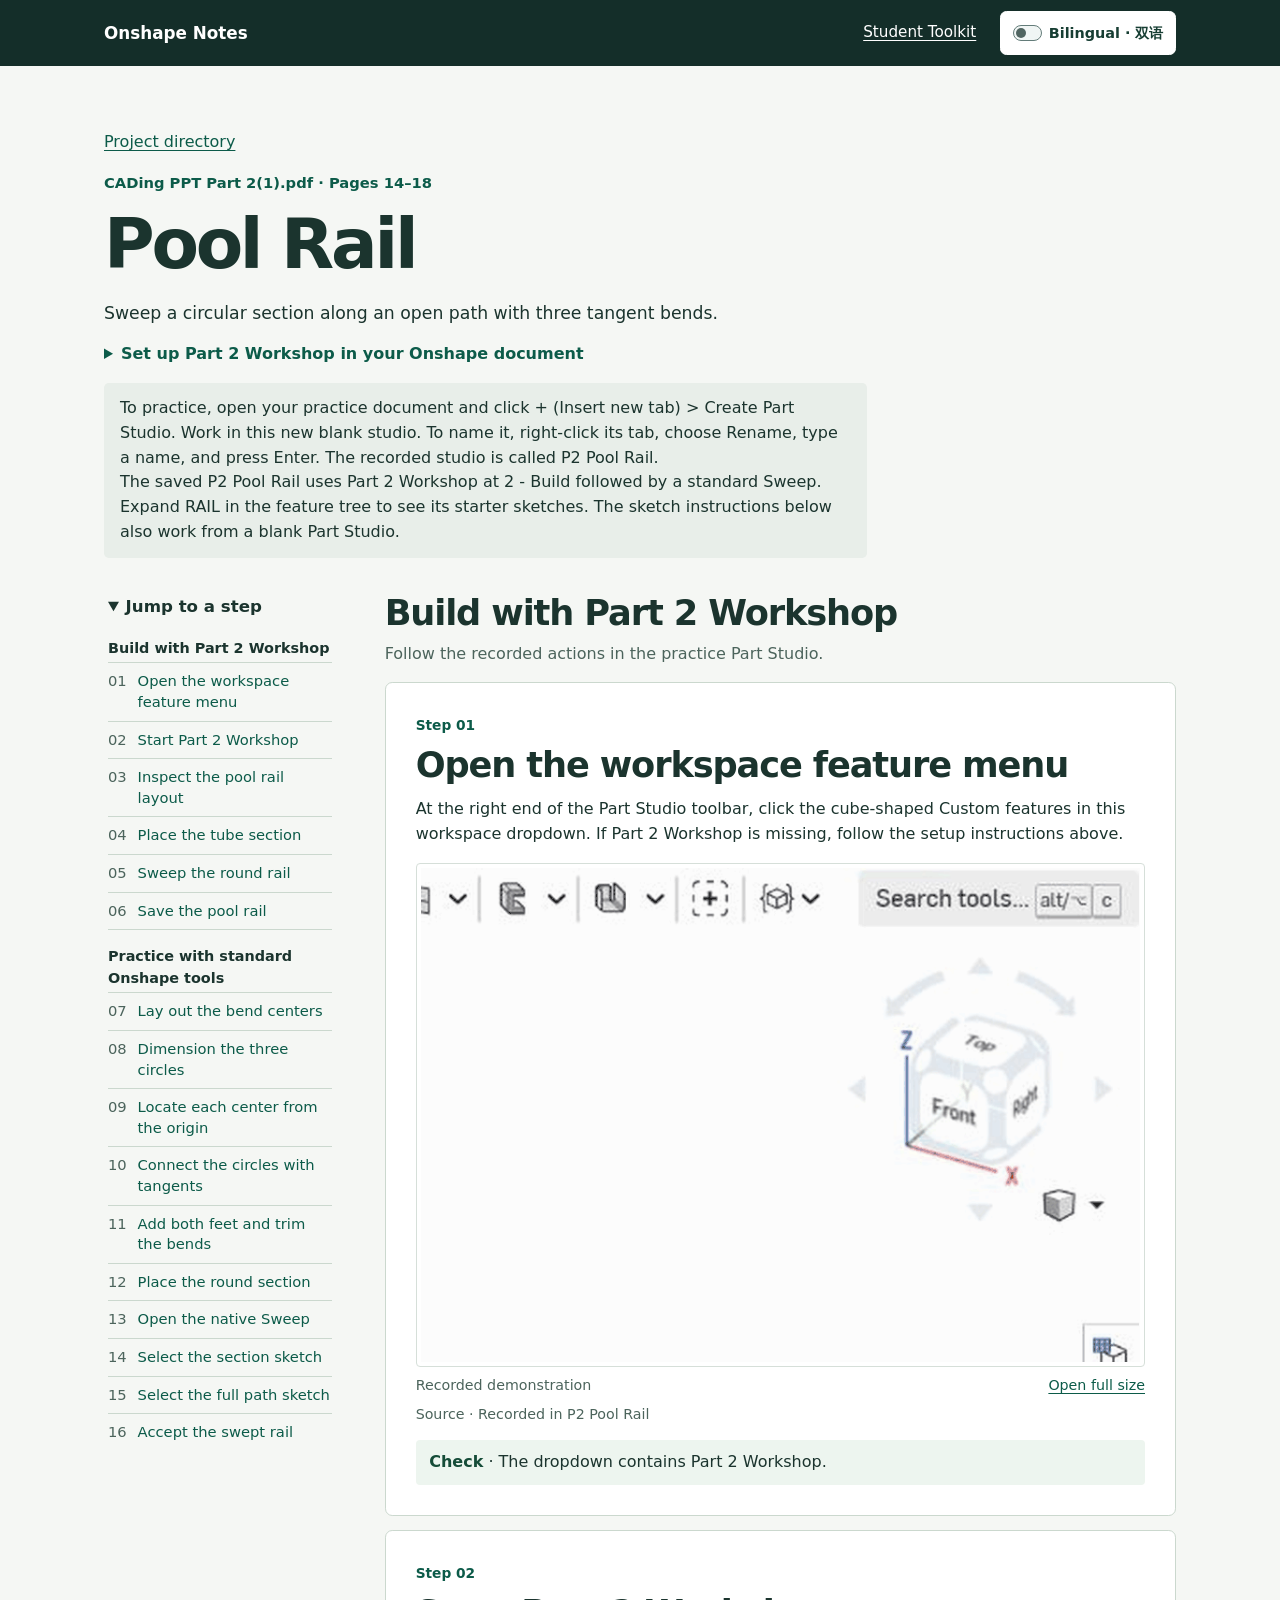
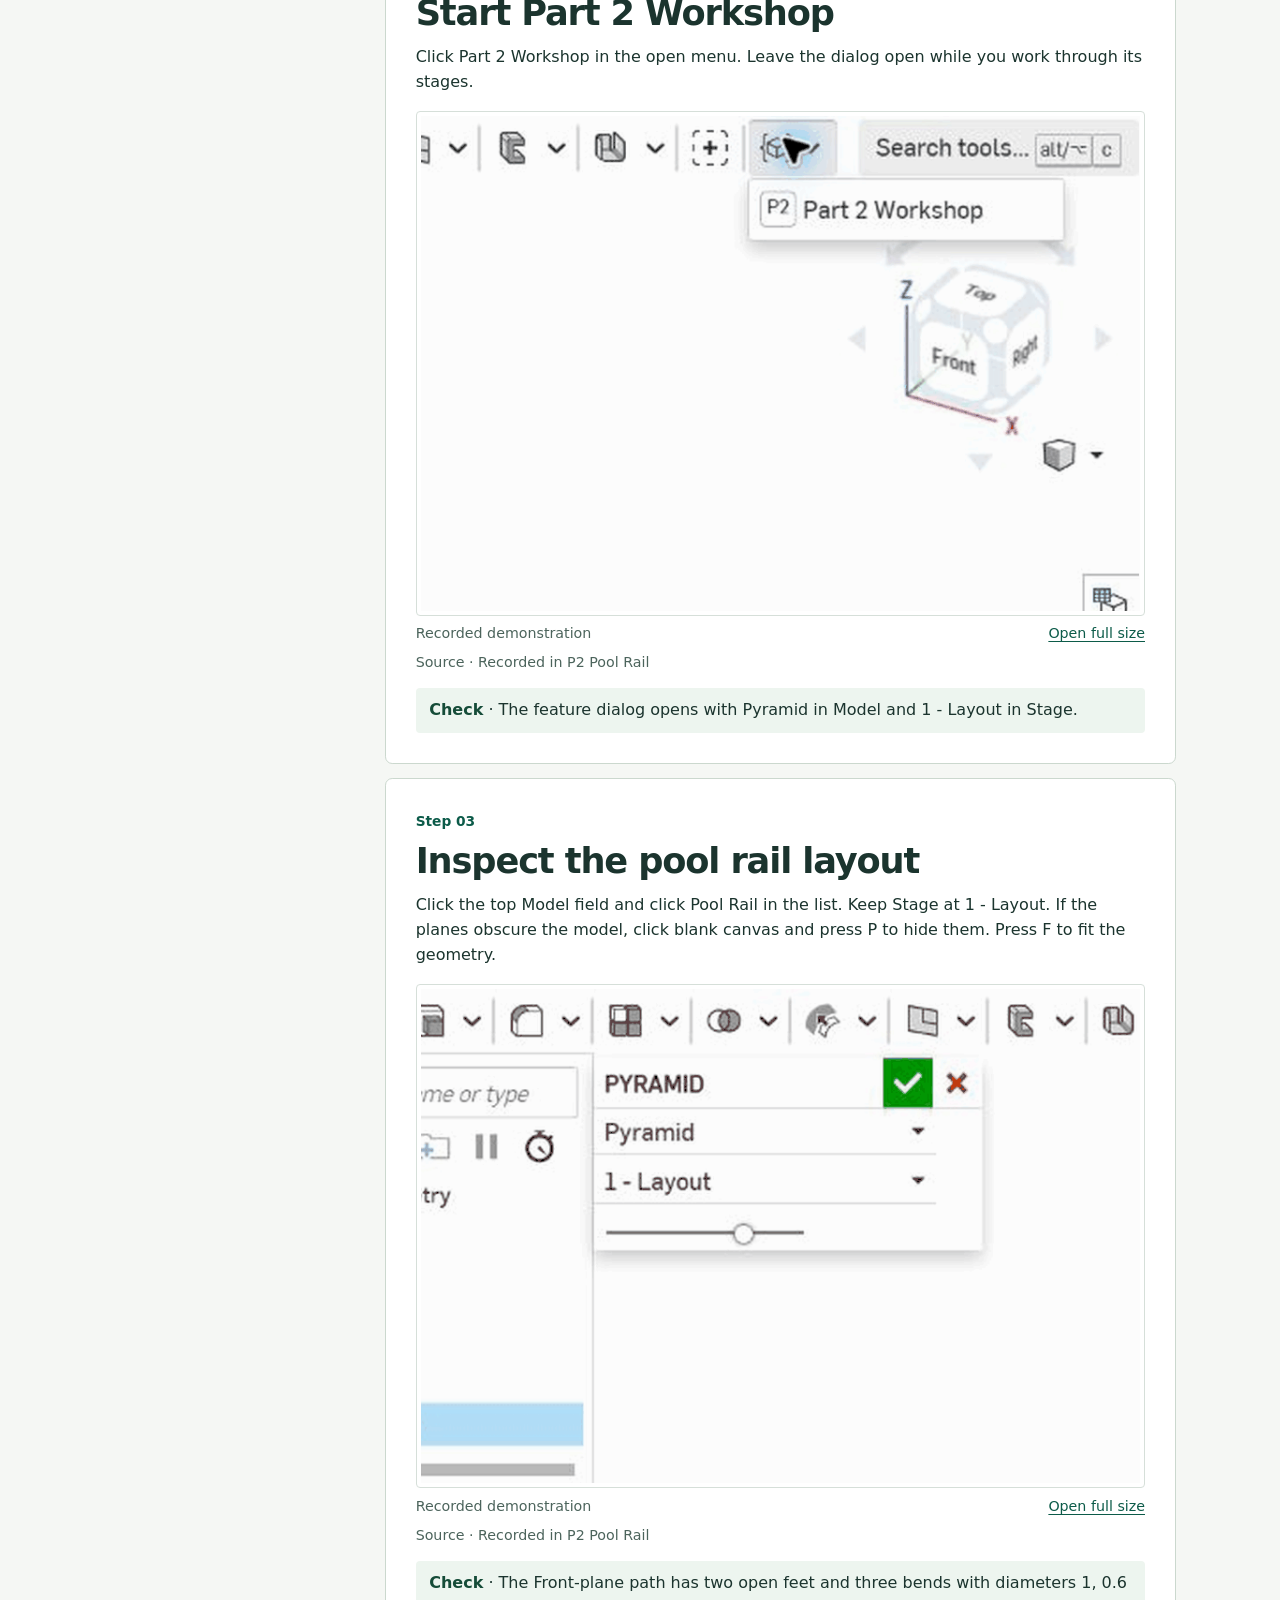
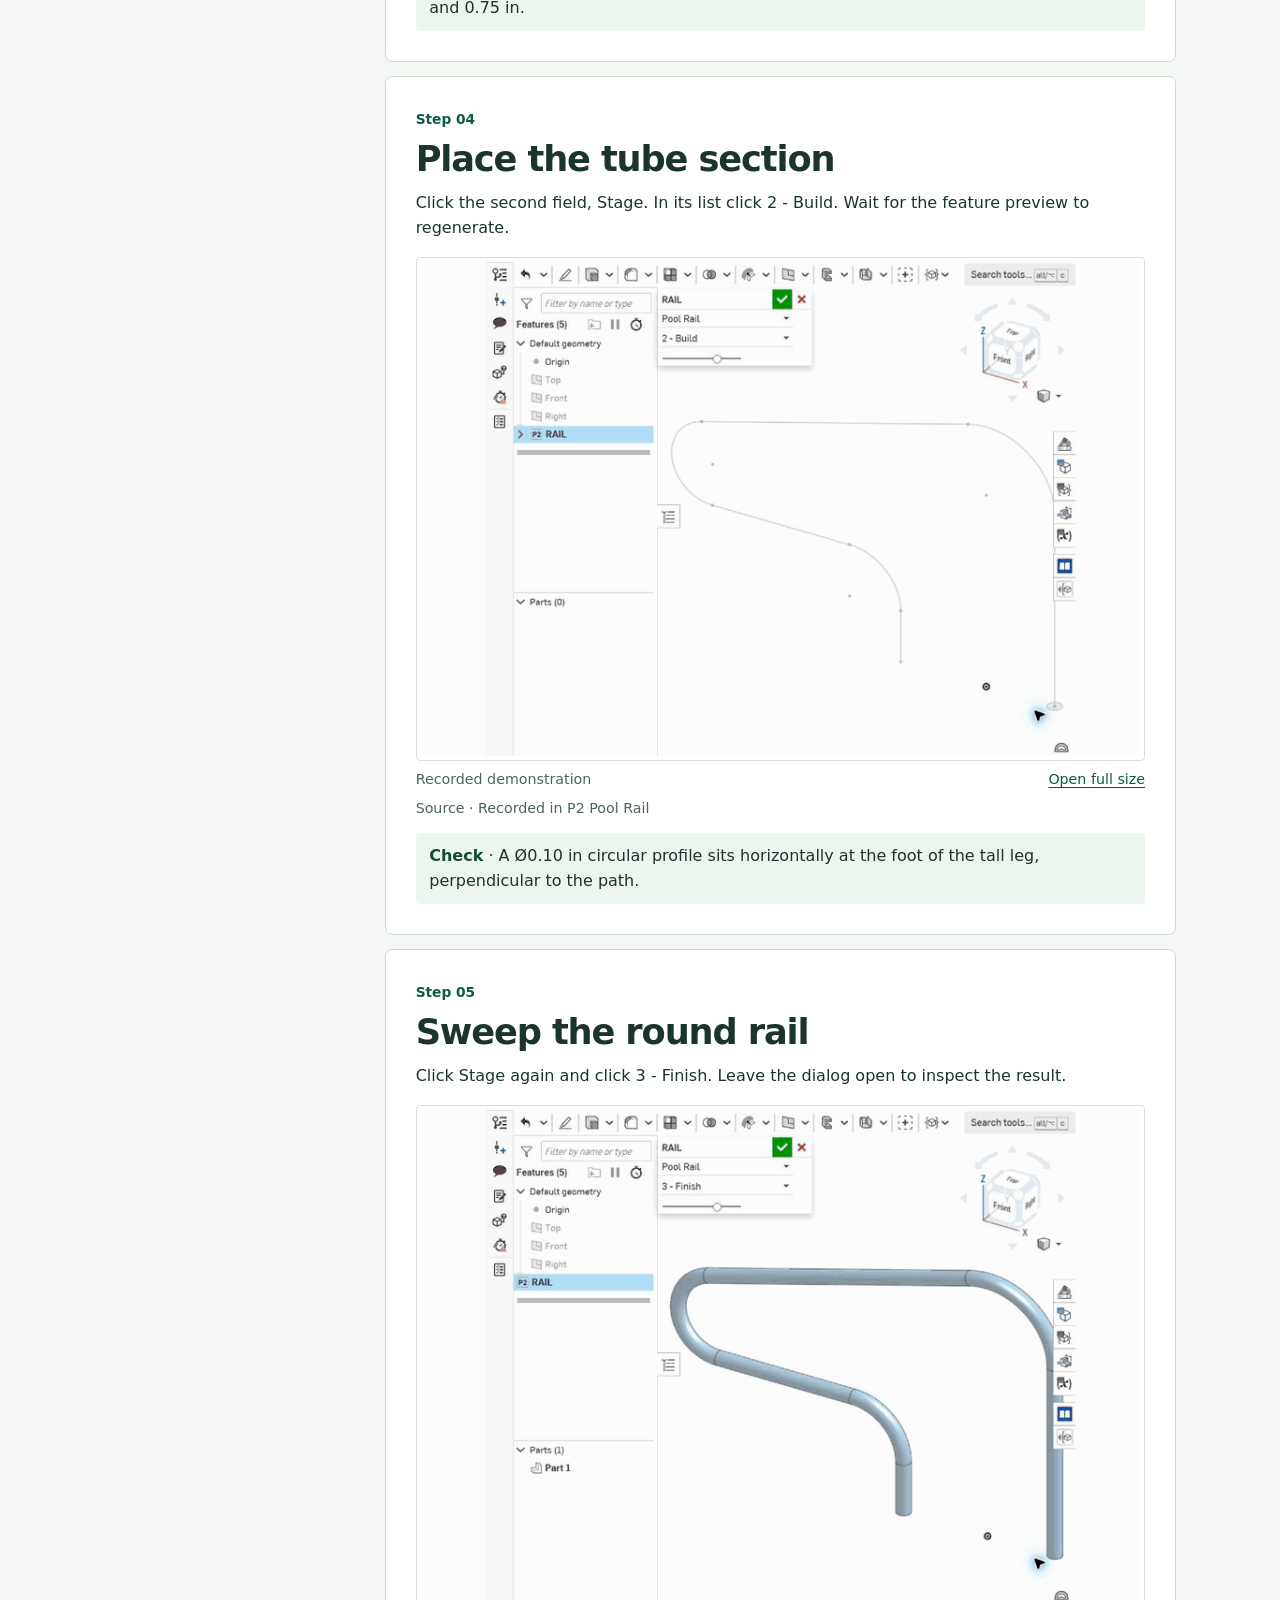
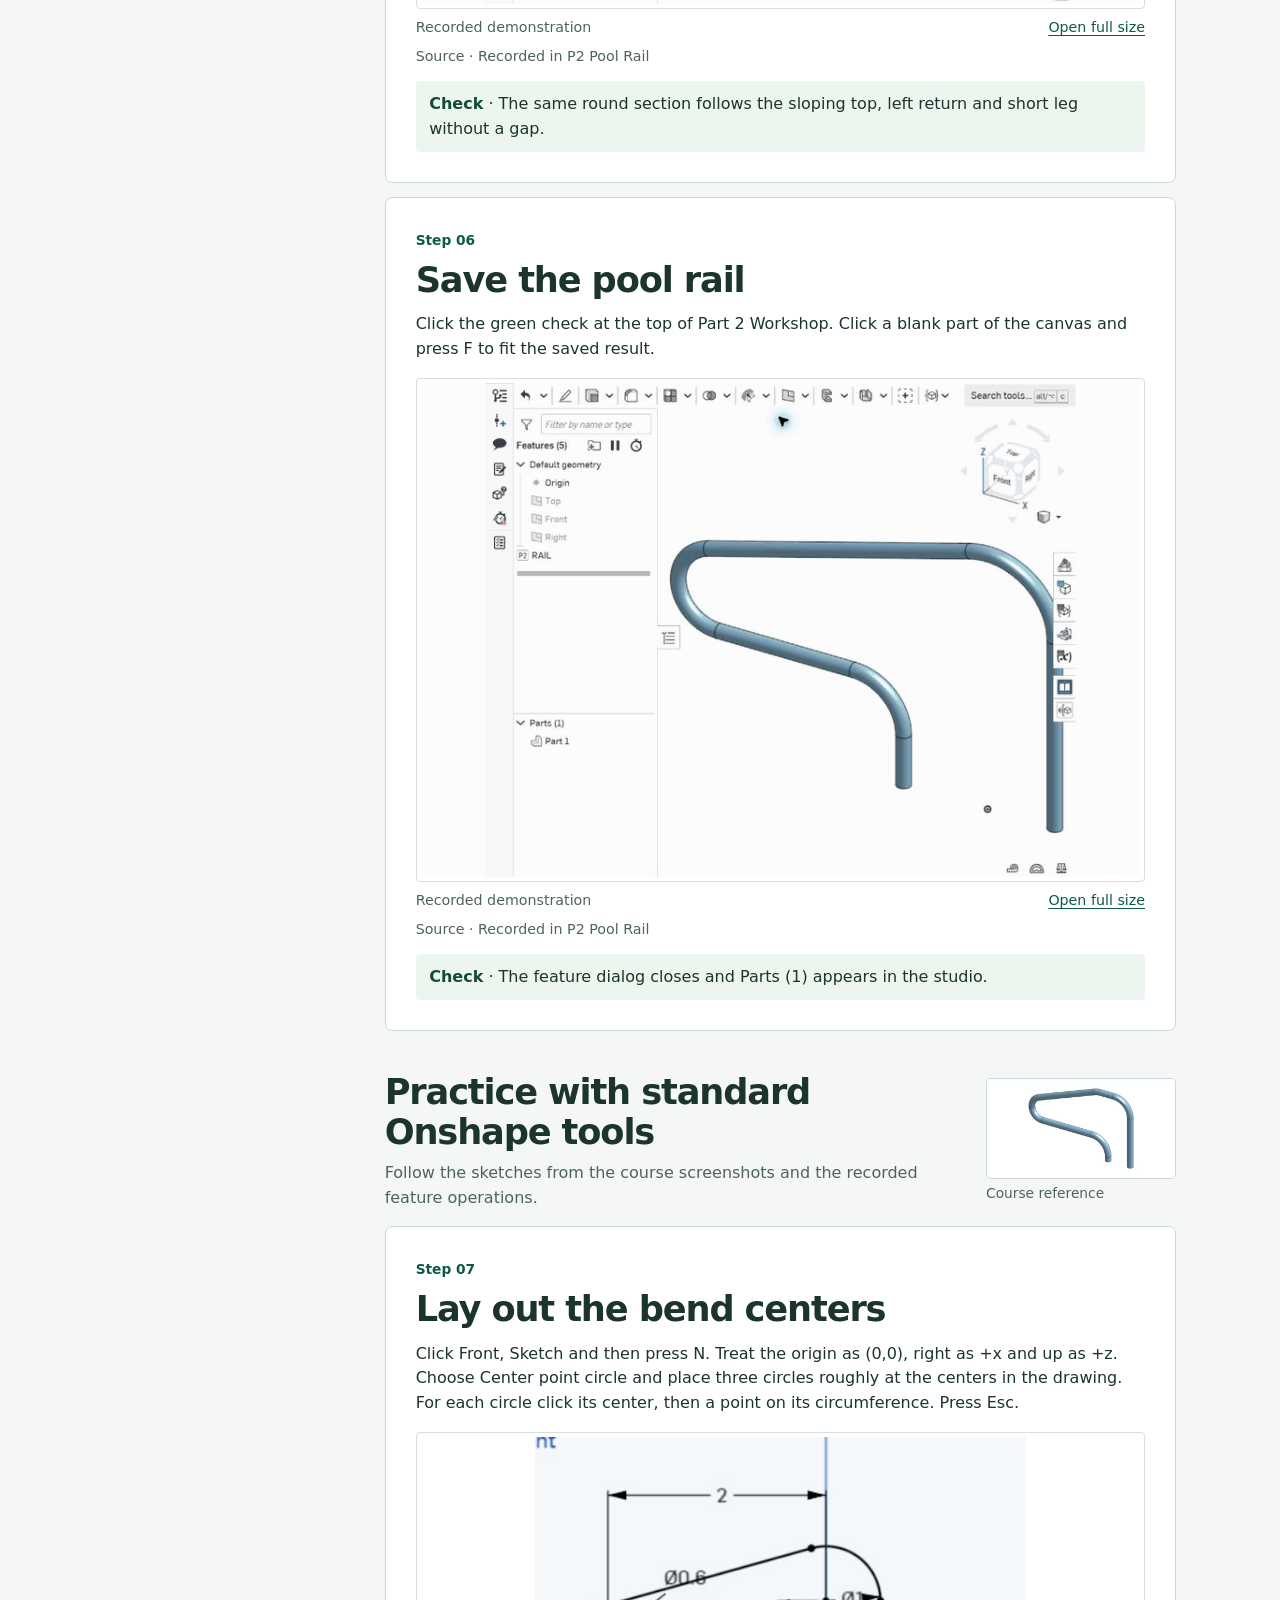
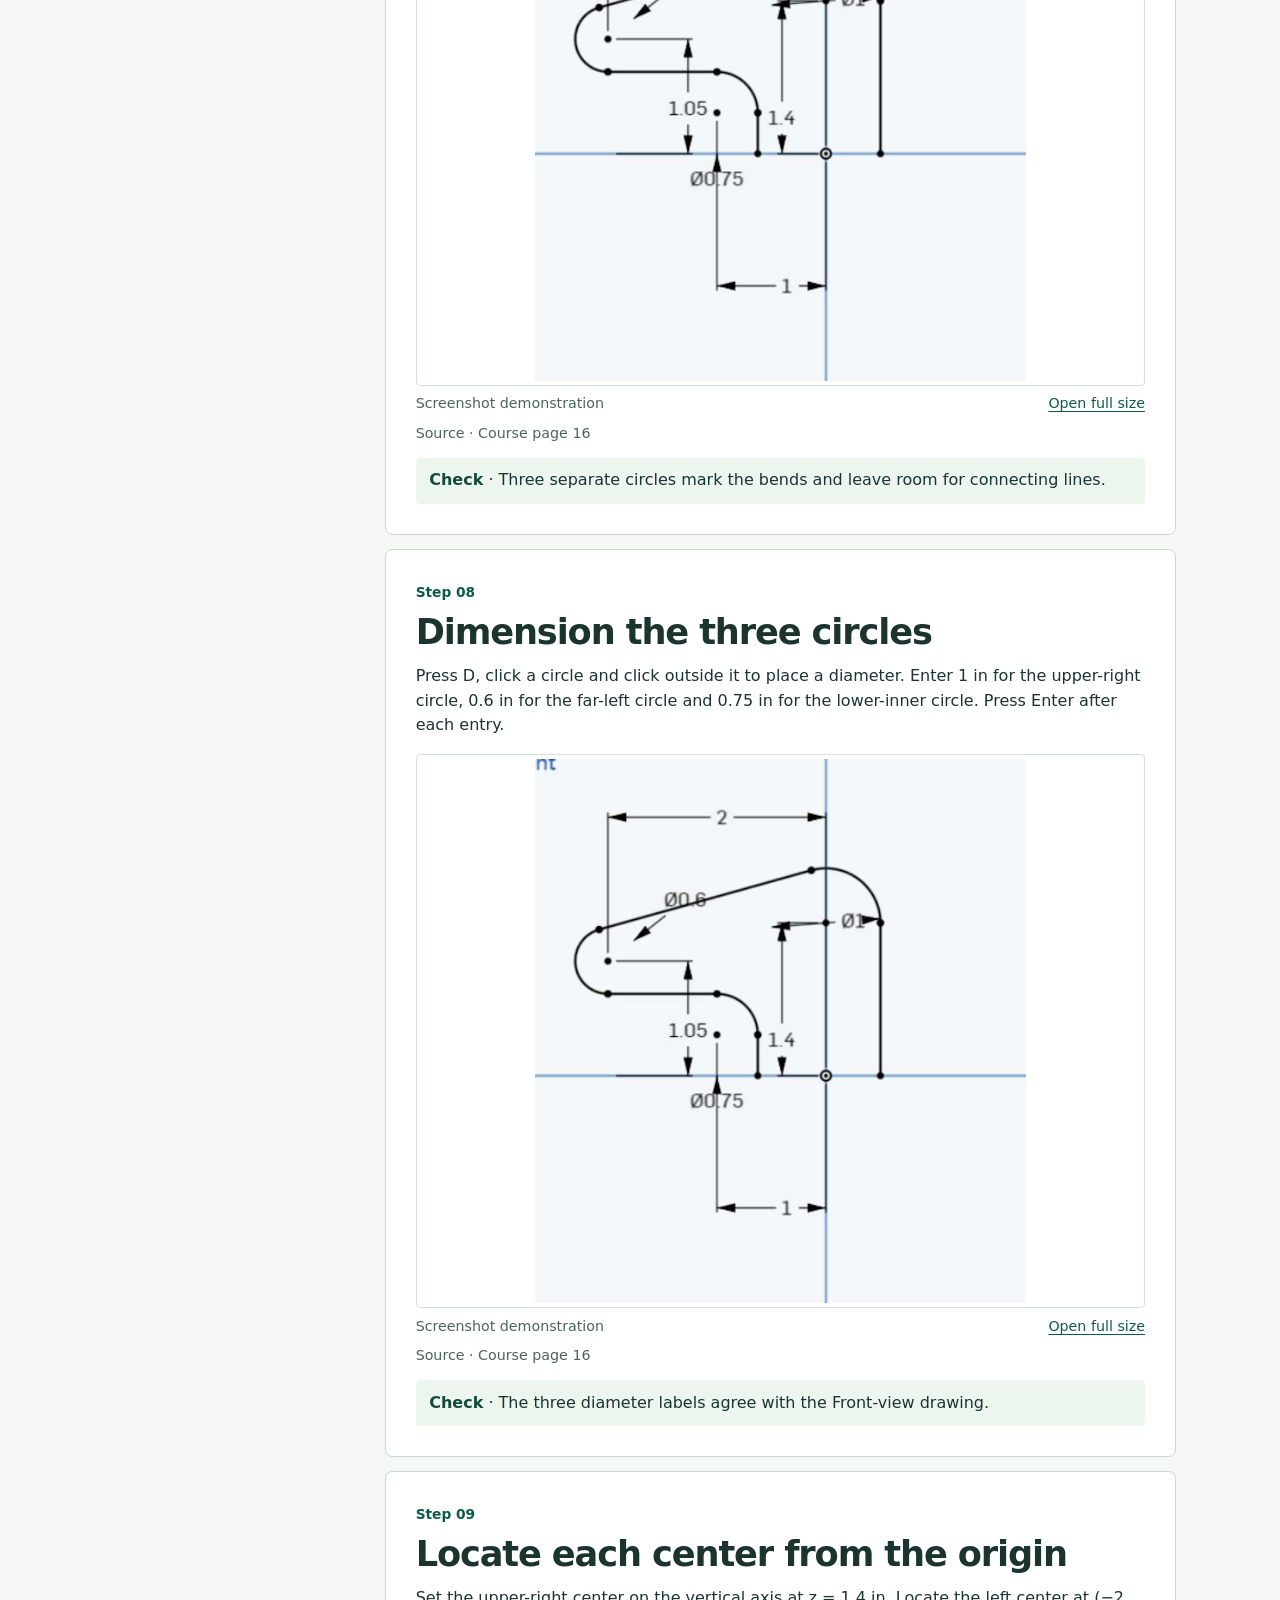
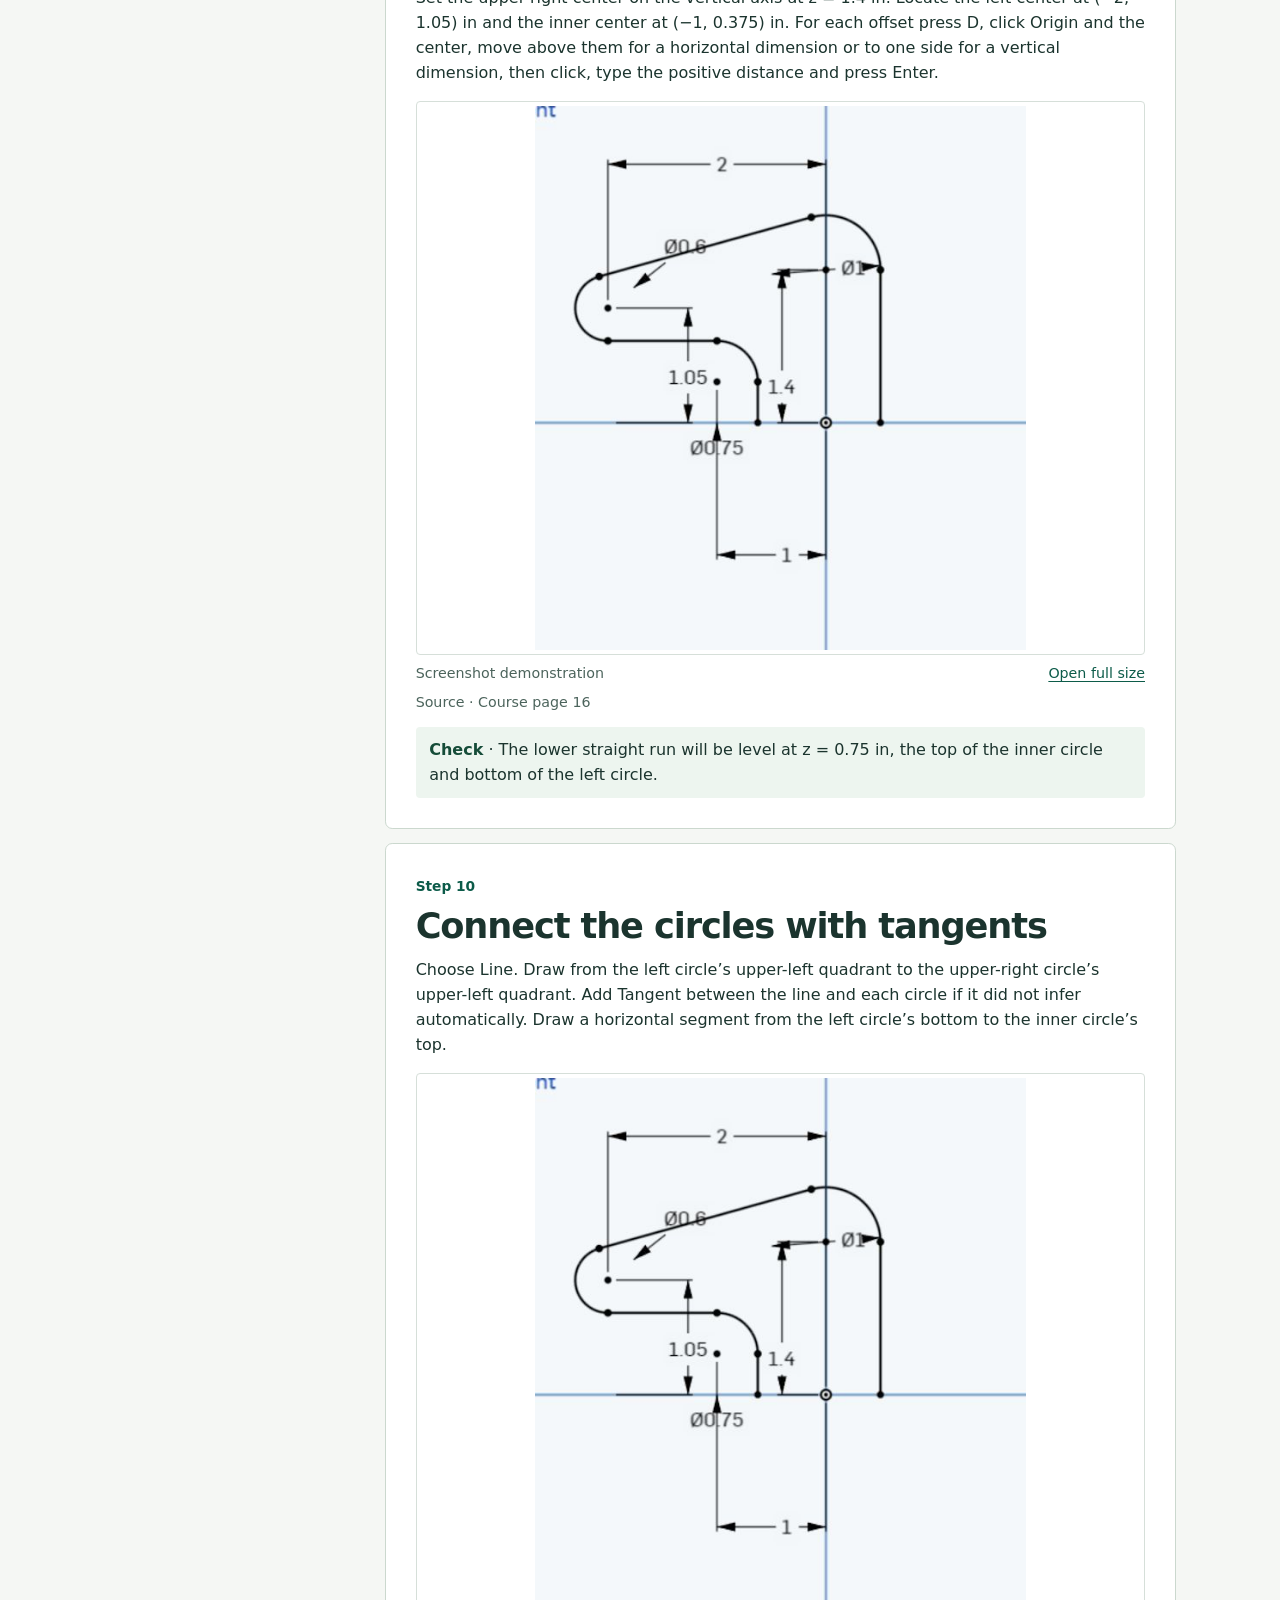
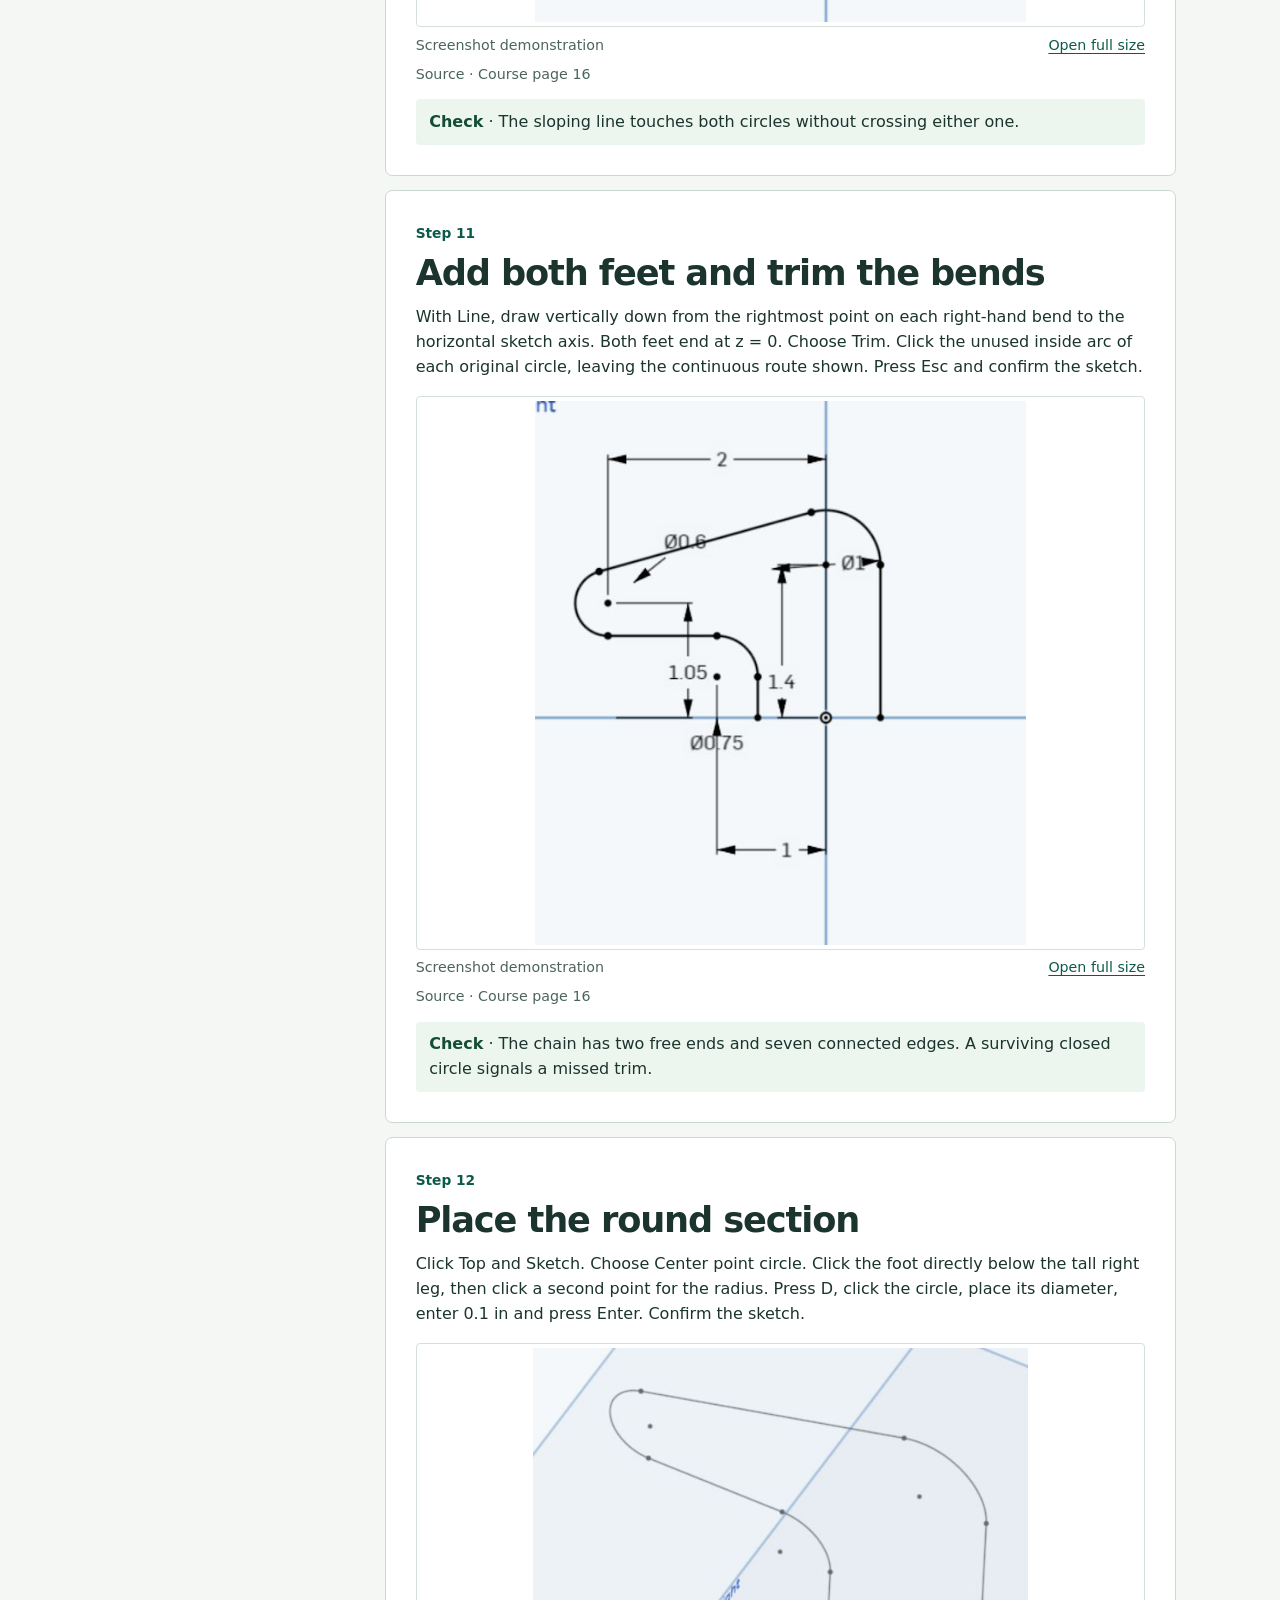
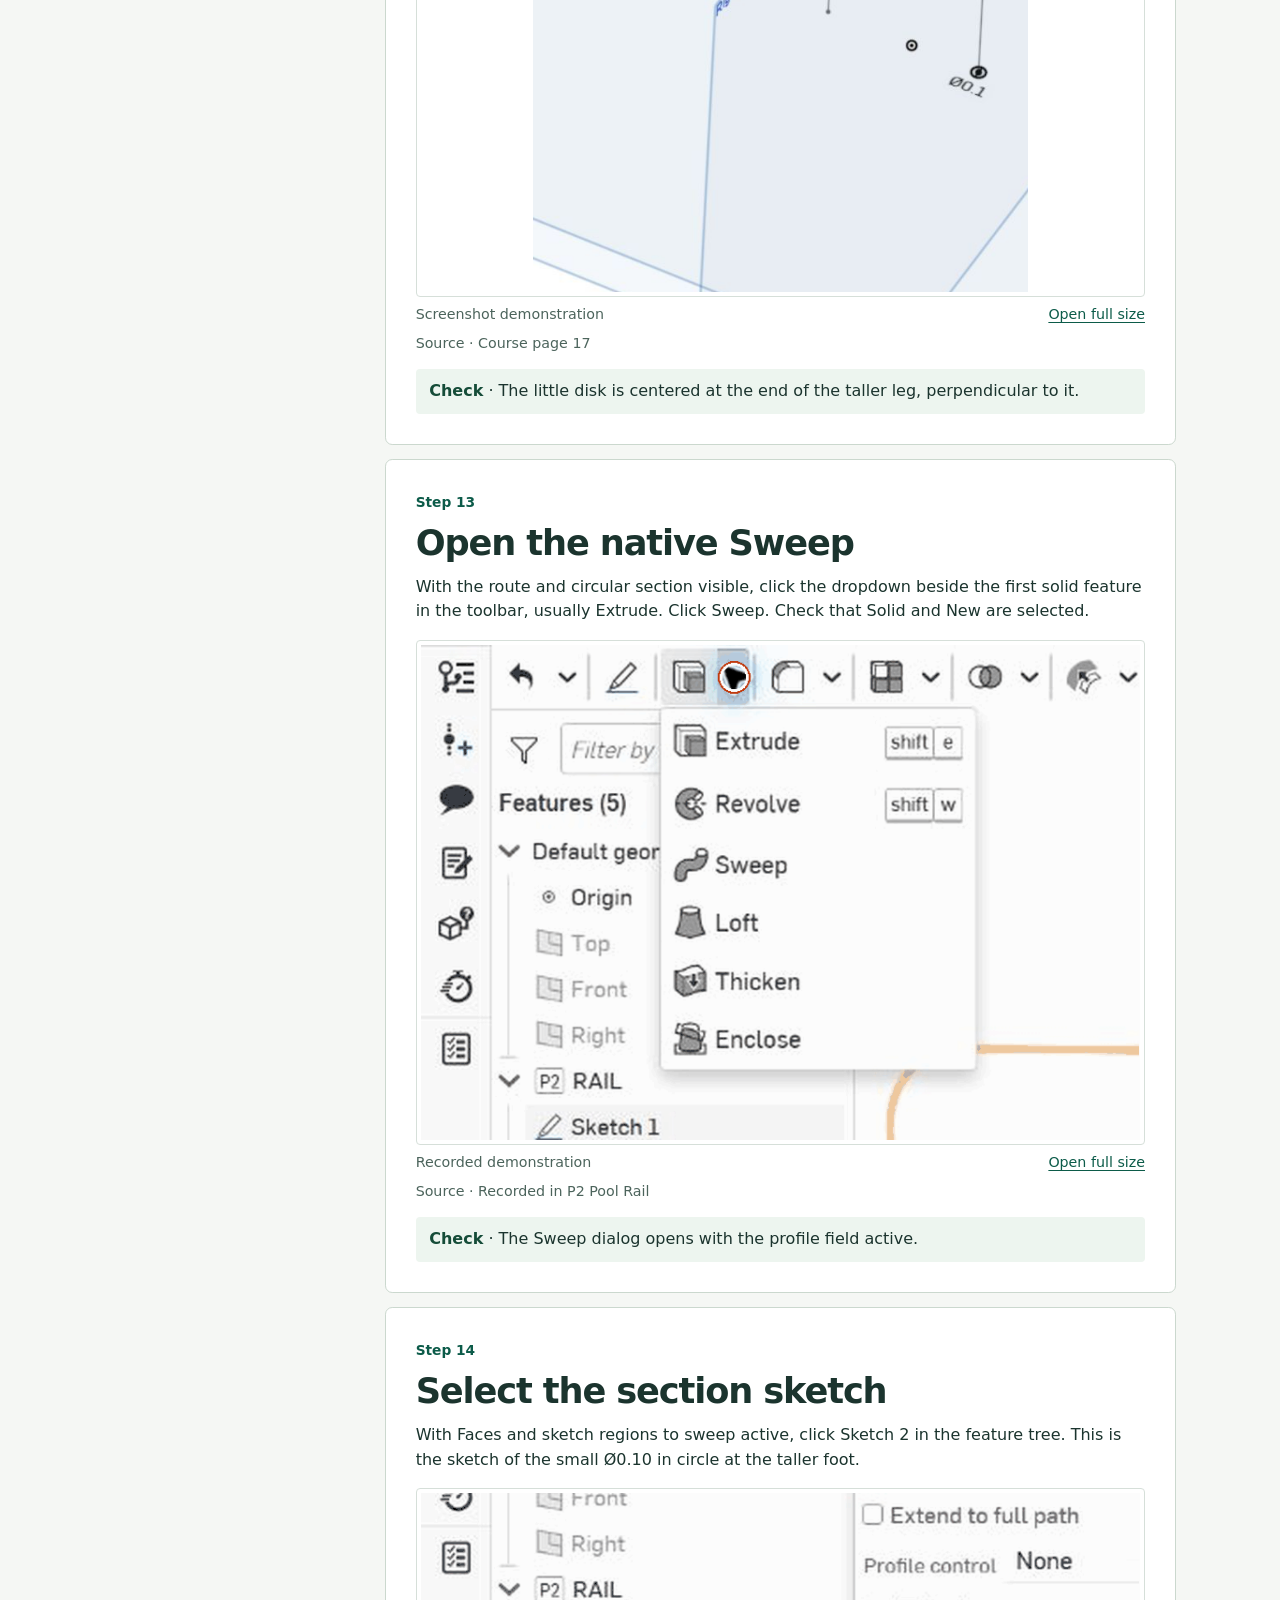
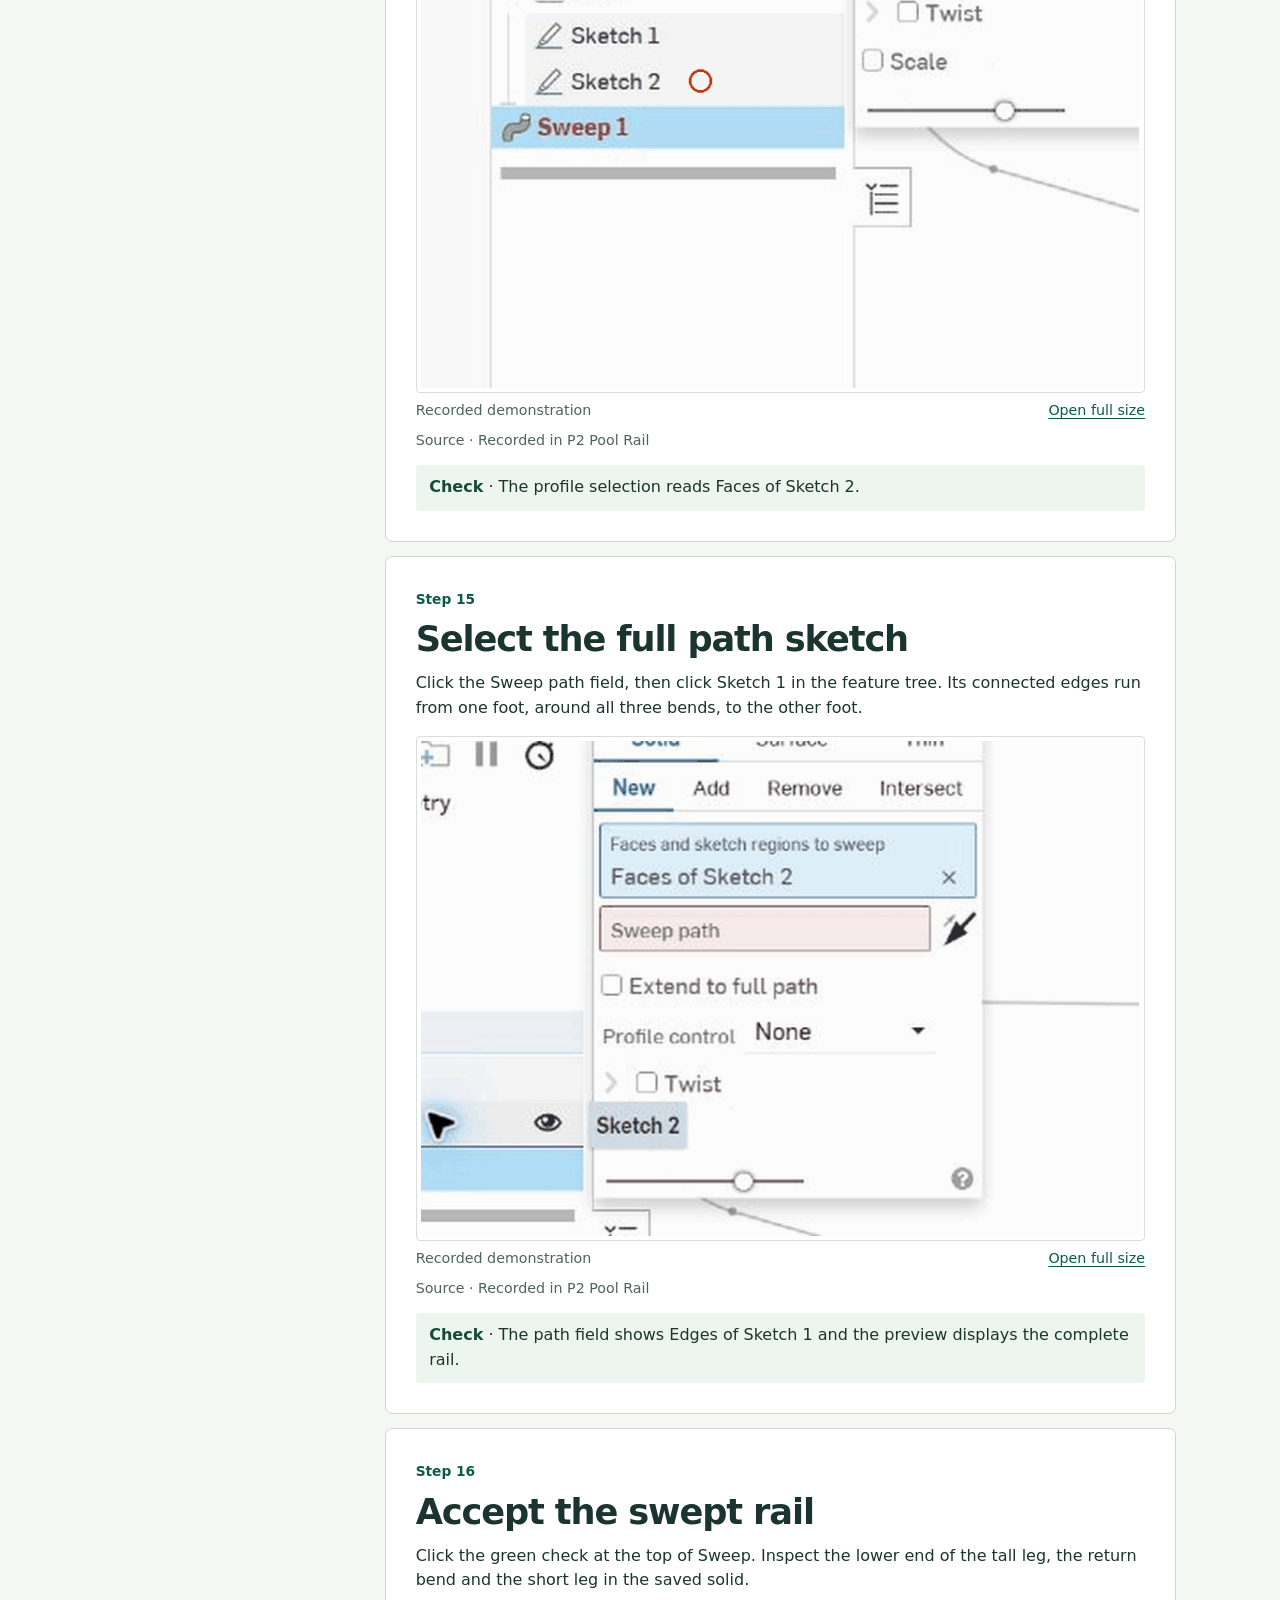
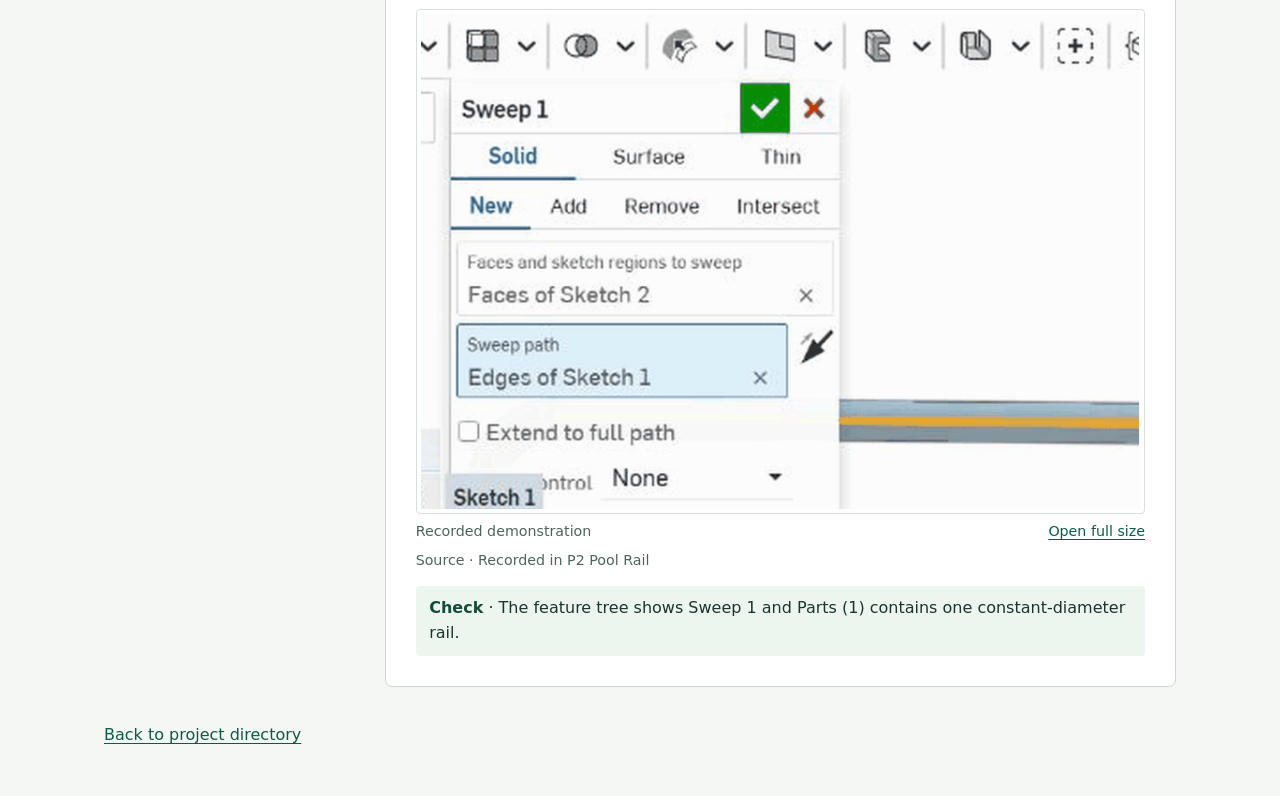
<file: p2-pool-rail/index.html>
<!doctype html>
<html lang="en"><head><meta charset="utf-8"><meta name="viewport" content="width=device-width,initial-scale=1">
<meta name="theme-color" content="#142e29"><title>Pool Rail | Onshape Notes</title>
<link rel="stylesheet" href="../part2.css"><link rel="stylesheet" href="../language.css">
<script defer src="../language.js"></script></head>
<body><header class="mast"><div class="wrap"><a href="../" class="brand">Onshape Notes<span class="zh" lang="zh-CN">Onshape 笔记</span></a>
<nav class="utility" aria-label="Site navigation"><a href="../student-toolkit/">Student Toolkit<span class="zh" lang="zh-CN">学生工具包</span></a><button id="bilingual-toggle" type="button" aria-pressed="false" hidden><span class="track" aria-hidden="true"></span><span>Bilingual · <span lang="zh-CN">双语</span></span></button></nav></div></header>
<main class="wrap"><header class="heading"><a class="back" href="../">Project directory<span class="zh" lang="zh-CN">项目目录</span></a>
<p class="kicker">CADing PPT Part 2(1).pdf · Pages 14–18<span class="zh" lang="zh-CN">CADing PPT Part 2(1).pdf · 第 14–18 页</span></p>
<h1>Pool Rail<span class="zh" lang="zh-CN">泳池扶手</span></h1><p class="intro">Sweep a circular section along an open path with three tangent bends.<span class="zh" lang="zh-CN">沿含三处相切弯道的开放路径扫掠圆形截面。</span></p><details class="workshop-setup"><summary>Set up Part 2 Workshop in your Onshape document<span class="zh" lang="zh-CN">在自己的 Onshape 文档中添加 Part 2 Workshop</span></summary><ol><li><a download href="../Part%202%20Workshop.fs.txt">Download the workshop FeatureScript<span class="zh" lang="zh-CN">下载 Workshop 的 FeatureScript 源码</span></a></li><li>Open the downloaded text file and copy its entire contents. In your Onshape practice document, click the + at the bottom left, then click Create Feature Studio.<span class="zh" lang="zh-CN">打开下载的文本文件，复制全部内容。在自己的 Onshape 练习文档左下角单击 +，再单击 Create Feature Studio。</span></li><li>Click inside the Feature Studio editor, select all the starter code, and paste the copied text. Click Commit. Open a Part Studio in the same document and click Custom features in this workspace at the right end of the toolbar. Part 2 Workshop should appear in the list.<span class="zh" lang="zh-CN">单击 Feature Studio 编辑区，全选初始代码，粘贴复制的文本，再单击 Commit。打开同一文档中的 Part Studio，单击工具栏右端的 Custom features in this workspace，列表中应出现 Part 2 Workshop。</span></li></ol></details><div class="notes"><p>To practice, open your practice document and click + (Insert new tab) &gt; Create Part Studio. Work in this new blank studio. To name it, right-click its tab, choose Rename, type a name, and press Enter. The recorded studio is called P2 Pool Rail.<span class="zh" lang="zh-CN">练习时打开自己的练习文档，单击 +（Insert new tab）&gt; Create Part Studio，在新建的空白工作室中操作。若要命名，右键单击标签，选择 Rename，输入名称后按 Enter。录像中的工作室名为 P2 Pool Rail。</span></p><p>The saved P2 Pool Rail uses Part 2 Workshop at 2 - Build followed by a standard Sweep. Expand RAIL in the feature tree to see its starter sketches. The sketch instructions below also work from a blank Part Studio.<span class="zh" lang="zh-CN">已保存的 P2 Pool Rail 先将 Part 2 Workshop 设为 2 - Build，再接标准 Sweep。在特征树展开 RAIL 可查看起始草图。从空白 Part Studio 开始也可按下方步骤手绘两幅草图。</span></p></div></header>
<div class="layout"><details class="step-nav" open><summary>Jump to a step<span class="zh" lang="zh-CN">跳转到步骤</span></summary>
<nav aria-label="Steps"><ol><li class="route-label">Build with Part 2 Workshop<span class="zh" lang="zh-CN">使用 Part 2 Workshop 建模</span></li><li><a href="#step-01"><span class="index">01</span><span>Open the workspace feature menu<span class="zh" lang="zh-CN">打开工作区自定义特征菜单</span></span></a></li><li><a href="#step-02"><span class="index">02</span><span>Start Part 2 Workshop<span class="zh" lang="zh-CN">启动 Part 2 Workshop</span></span></a></li><li><a href="#step-03"><span class="index">03</span><span>Inspect the pool rail layout<span class="zh" lang="zh-CN">查看泳池扶手布局</span></span></a></li><li><a href="#step-04"><span class="index">04</span><span>Place the tube section<span class="zh" lang="zh-CN">放置管材截面</span></span></a></li><li><a href="#step-05"><span class="index">05</span><span>Sweep the round rail<span class="zh" lang="zh-CN">扫掠生成圆形扶手</span></span></a></li><li><a href="#step-06"><span class="index">06</span><span>Save the pool rail<span class="zh" lang="zh-CN">保存泳池扶手</span></span></a></li><li class="route-label">Practice with standard Onshape tools<span class="zh" lang="zh-CN">使用 Onshape 标准工具练习</span></li><li><a href="#step-07"><span class="index">07</span><span>Lay out the bend centers<span class="zh" lang="zh-CN">定位弯管中心</span></span></a></li><li><a href="#step-08"><span class="index">08</span><span>Dimension the three circles<span class="zh" lang="zh-CN">标注三个圆</span></span></a></li><li><a href="#step-09"><span class="index">09</span><span>Locate each center from the origin<span class="zh" lang="zh-CN">从原点定位各圆心</span></span></a></li><li><a href="#step-10"><span class="index">10</span><span>Connect the circles with tangents<span class="zh" lang="zh-CN">用相切直线连接各圆</span></span></a></li><li><a href="#step-11"><span class="index">11</span><span>Add both feet and trim the bends<span class="zh" lang="zh-CN">添加两脚并修剪弯道</span></span></a></li><li><a href="#step-12"><span class="index">12</span><span>Place the round section<span class="zh" lang="zh-CN">放置圆形截面</span></span></a></li><li><a href="#step-13"><span class="index">13</span><span>Open the native Sweep<span class="zh" lang="zh-CN">打开标准 Sweep</span></span></a></li><li><a href="#step-14"><span class="index">14</span><span>Select the section sketch<span class="zh" lang="zh-CN">选择截面草图</span></span></a></li><li><a href="#step-15"><span class="index">15</span><span>Select the full path sketch<span class="zh" lang="zh-CN">选择完整路径草图</span></span></a></li><li><a href="#step-16"><span class="index">16</span><span>Accept the swept rail<span class="zh" lang="zh-CN">保存扫掠生成的扶手</span></span></a></li></ol></nav></details><div class="steps"><header class="route-heading"><h2>Build with Part 2 Workshop<span class="zh" lang="zh-CN">使用 Part 2 Workshop 建模</span></h2><p>Follow the recorded actions in the practice Part Studio.<span class="zh" lang="zh-CN">跟随练习 Part Studio 中录制的操作。</span></p></header><article class="step" id="step-01">
<a class="step-id" href="#step-01">Step 01<span class="zh" lang="zh-CN">步骤 01</span></a><h2>Open the workspace feature menu<span class="zh" lang="zh-CN">打开工作区自定义特征菜单</span></h2>
<p class="action">At the right end of the Part Studio toolbar, click the cube-shaped Custom features in this workspace dropdown. If Part 2 Workshop is missing, follow the setup instructions above.</p><p class="translated zh" lang="zh-CN">在 Part Studio 工具栏右端，单击立方体形的 Custom features in this workspace 下拉按钮。如果列表中没有 Part 2 Workshop，请先按上方说明添加此特征。</p>
<figure><a class="frame" href="../workshop-media/pool-rail/01.gif" target="_blank" rel="noopener">
<img src="../workshop-media/pool-rail/01.gif" alt="Open the workspace feature menu" loading="lazy"></a>
<figcaption><span class="mark">Recorded demonstration<span class="zh" lang="zh-CN">操作录像</span></span><a href="../workshop-media/pool-rail/01.gif" target="_blank" rel="noopener">Open full size<span class="zh" lang="zh-CN">打开原图</span></a></figcaption></figure><p class="source">Source · Recorded in P2 Pool Rail<span class="zh" lang="zh-CN">来源 · 录制于 P2 Pool Rail</span></p>
<div class="check"><p><strong>Check</strong> · The dropdown contains Part 2 Workshop.</p><p class="zh" lang="zh-CN"><strong>核对</strong> · 下拉菜单中出现 Part 2 Workshop。</p></div></article><article class="step" id="step-02">
<a class="step-id" href="#step-02">Step 02<span class="zh" lang="zh-CN">步骤 02</span></a><h2>Start Part 2 Workshop<span class="zh" lang="zh-CN">启动 Part 2 Workshop</span></h2>
<p class="action">Click Part 2 Workshop in the open menu. Leave the dialog open while you work through its stages.</p><p class="translated zh" lang="zh-CN">在已打开的菜单中单击 Part 2 Workshop，保持面板打开以逐阶段查看模型。</p>
<figure><a class="frame" href="../workshop-media/pool-rail/02.gif" target="_blank" rel="noopener">
<img src="../workshop-media/pool-rail/02.gif" alt="Start Part 2 Workshop" loading="lazy"></a>
<figcaption><span class="mark">Recorded demonstration<span class="zh" lang="zh-CN">操作录像</span></span><a href="../workshop-media/pool-rail/02.gif" target="_blank" rel="noopener">Open full size<span class="zh" lang="zh-CN">打开原图</span></a></figcaption></figure><p class="source">Source · Recorded in P2 Pool Rail<span class="zh" lang="zh-CN">来源 · 录制于 P2 Pool Rail</span></p>
<div class="check"><p><strong>Check</strong> · The feature dialog opens with Pyramid in Model and 1 - Layout in Stage.</p><p class="zh" lang="zh-CN"><strong>核对</strong> · 特征面板的 Model 显示 Pyramid，Stage 显示 1 - Layout。</p></div></article><article class="step" id="step-03">
<a class="step-id" href="#step-03">Step 03<span class="zh" lang="zh-CN">步骤 03</span></a><h2>Inspect the pool rail layout<span class="zh" lang="zh-CN">查看泳池扶手布局</span></h2>
<p class="action">Click the top Model field and click Pool Rail in the list. Keep Stage at 1 - Layout. If the planes obscure the model, click blank canvas and press P to hide them. Press F to fit the geometry.</p><p class="translated zh" lang="zh-CN">单击顶部 Model 字段，在列表中单击 Pool Rail。Stage 保持 1 - Layout。若基准面挡住模型，单击空白画布后按 P 将其隐藏，按 F 让几何图形适应视图。</p>
<figure><a class="frame" href="../workshop-media/pool-rail/03.gif" target="_blank" rel="noopener">
<img src="../workshop-media/pool-rail/03.gif" alt="Inspect the pool rail layout" loading="lazy"></a>
<figcaption><span class="mark">Recorded demonstration<span class="zh" lang="zh-CN">操作录像</span></span><a href="../workshop-media/pool-rail/03.gif" target="_blank" rel="noopener">Open full size<span class="zh" lang="zh-CN">打开原图</span></a></figcaption></figure><p class="source">Source · Recorded in P2 Pool Rail<span class="zh" lang="zh-CN">来源 · 录制于 P2 Pool Rail</span></p>
<div class="check"><p><strong>Check</strong> · The Front-plane path has two open feet and three bends with diameters 1, 0.6 and 0.75 in.</p><p class="zh" lang="zh-CN"><strong>核对</strong> · Front 平面上的路径有两个开放脚端。三处弯道的直径分别为 1、0.6 和 0.75 in。</p></div></article><article class="step" id="step-04">
<a class="step-id" href="#step-04">Step 04<span class="zh" lang="zh-CN">步骤 04</span></a><h2>Place the tube section<span class="zh" lang="zh-CN">放置管材截面</span></h2>
<p class="action">Click the second field, Stage. In its list click 2 - Build. Wait for the feature preview to regenerate.</p><p class="translated zh" lang="zh-CN">单击第二个字段 Stage，在列表中单击 2 - Build，等待特征预览更新。</p>
<figure><a class="frame" href="../workshop-media/pool-rail/04.gif" target="_blank" rel="noopener">
<img src="../workshop-media/pool-rail/04.gif" alt="Place the tube section" loading="lazy"></a>
<figcaption><span class="mark">Recorded demonstration<span class="zh" lang="zh-CN">操作录像</span></span><a href="../workshop-media/pool-rail/04.gif" target="_blank" rel="noopener">Open full size<span class="zh" lang="zh-CN">打开原图</span></a></figcaption></figure><p class="source">Source · Recorded in P2 Pool Rail<span class="zh" lang="zh-CN">来源 · 录制于 P2 Pool Rail</span></p>
<div class="check"><p><strong>Check</strong> · A Ø0.10 in circular profile sits horizontally at the foot of the tall leg, perpendicular to the path.</p><p class="zh" lang="zh-CN"><strong>核对</strong> · 直径 0.10 in 的圆形截面水平放置在高腿脚端，与路径垂直。</p></div></article><article class="step" id="step-05">
<a class="step-id" href="#step-05">Step 05<span class="zh" lang="zh-CN">步骤 05</span></a><h2>Sweep the round rail<span class="zh" lang="zh-CN">扫掠生成圆形扶手</span></h2>
<p class="action">Click Stage again and click 3 - Finish. Leave the dialog open to inspect the result.</p><p class="translated zh" lang="zh-CN">再次单击 Stage 并选择 3 - Finish。保持面板开启，检查预览结果。</p>
<figure><a class="frame" href="../workshop-media/pool-rail/05.gif" target="_blank" rel="noopener">
<img src="../workshop-media/pool-rail/05.gif" alt="Sweep the round rail" loading="lazy"></a>
<figcaption><span class="mark">Recorded demonstration<span class="zh" lang="zh-CN">操作录像</span></span><a href="../workshop-media/pool-rail/05.gif" target="_blank" rel="noopener">Open full size<span class="zh" lang="zh-CN">打开原图</span></a></figcaption></figure><p class="source">Source · Recorded in P2 Pool Rail<span class="zh" lang="zh-CN">来源 · 录制于 P2 Pool Rail</span></p>
<div class="check"><p><strong>Check</strong> · The same round section follows the sloping top, left return and short leg without a gap.</p><p class="zh" lang="zh-CN"><strong>核对</strong> · 同一个圆截面沿斜顶、左侧折返弯和短腿延伸，全程连续。</p></div></article><article class="step" id="step-06">
<a class="step-id" href="#step-06">Step 06<span class="zh" lang="zh-CN">步骤 06</span></a><h2>Save the pool rail<span class="zh" lang="zh-CN">保存泳池扶手</span></h2>
<p class="action">Click the green check at the top of Part 2 Workshop. Click a blank part of the canvas and press F to fit the saved result.</p><p class="translated zh" lang="zh-CN">单击 Part 2 Workshop 顶部的绿色勾。单击画布空白处，按 F 调整已保存模型的视图。</p>
<figure><a class="frame" href="../workshop-media/pool-rail/06.gif" target="_blank" rel="noopener">
<img src="../workshop-media/pool-rail/06.gif" alt="Save the pool rail" loading="lazy"></a>
<figcaption><span class="mark">Recorded demonstration<span class="zh" lang="zh-CN">操作录像</span></span><a href="../workshop-media/pool-rail/06.gif" target="_blank" rel="noopener">Open full size<span class="zh" lang="zh-CN">打开原图</span></a></figcaption></figure><p class="source">Source · Recorded in P2 Pool Rail<span class="zh" lang="zh-CN">来源 · 录制于 P2 Pool Rail</span></p>
<div class="check"><p><strong>Check</strong> · The feature dialog closes and Parts (1) appears in the studio.</p><p class="zh" lang="zh-CN"><strong>核对</strong> · 面板关闭，工作室中显示 Parts (1)。</p></div></article><header class="route-heading with-reference"><div><h2>Practice with standard Onshape tools<span class="zh" lang="zh-CN">使用 Onshape 标准工具练习</span></h2><p>Follow the sketches from the course screenshots and the recorded feature operations.<span class="zh" lang="zh-CN">参照课件截图绘制草图，跟随录像完成特征操作。</span></p></div><figure class="reference"><a href="../part2-covers/p2-pool-rail.webp" target="_blank" rel="noopener"><img src="../part2-covers/p2-pool-rail.webp" alt="Pool Rail" width="680" height="358" loading="lazy"></a><figcaption>Course reference<span class="zh" lang="zh-CN">课件参考图</span></figcaption></figure></header><article class="step" id="step-07">
<a class="step-id" href="#step-07">Step 07<span class="zh" lang="zh-CN">步骤 07</span></a><h2>Lay out the bend centers<span class="zh" lang="zh-CN">定位弯管中心</span></h2>
<p class="action">Click Front, Sketch and then press N. Treat the origin as (0,0), right as +x and up as +z. Choose Center point circle and place three circles roughly at the centers in the drawing. For each circle click its center, then a point on its circumference. Press Esc.</p><p class="translated zh" lang="zh-CN">单击 Front、Sketch，再按 N。令原点为 (0,0)，向右为 +x，向上为 +z。选 Center point circle，依图大致放置三个圆。每个圆先点圆心，再点圆周，最后按 Esc。</p>
<figure><a class="frame" href="../native-media/rail-path.png" target="_blank" rel="noopener">
<img src="../native-media/rail-path.png" alt="Lay out the bend centers" loading="lazy"></a>
<figcaption><span class="mark">Screenshot demonstration<span class="zh" lang="zh-CN">截图演示</span></span><a href="../native-media/rail-path.png" target="_blank" rel="noopener">Open full size<span class="zh" lang="zh-CN">打开原图</span></a></figcaption></figure><p class="source">Source · Course page 16<span class="zh" lang="zh-CN">来源 · 课件第 16 页</span></p>
<div class="check"><p><strong>Check</strong> · Three separate circles mark the bends and leave room for connecting lines.</p><p class="zh" lang="zh-CN"><strong>核对</strong> · 三个独立圆表示三处弯管，彼此之间留有连接直线的空间。</p></div></article><article class="step" id="step-08">
<a class="step-id" href="#step-08">Step 08<span class="zh" lang="zh-CN">步骤 08</span></a><h2>Dimension the three circles<span class="zh" lang="zh-CN">标注三个圆</span></h2>
<p class="action">Press D, click a circle and click outside it to place a diameter. Enter 1 in for the upper-right circle, 0.6 in for the far-left circle and 0.75 in for the lower-inner circle. Press Enter after each entry.</p><p class="translated zh" lang="zh-CN">按 D，单击圆，再单击圆外放置直径尺寸。右上圆输入 1 in，最左圆输入 0.6 in，内部下方圆输入 0.75 in。每次输入后按 Enter。</p>
<figure><a class="frame" href="../native-media/rail-path.png" target="_blank" rel="noopener">
<img src="../native-media/rail-path.png" alt="Dimension the three circles" loading="lazy"></a>
<figcaption><span class="mark">Screenshot demonstration<span class="zh" lang="zh-CN">截图演示</span></span><a href="../native-media/rail-path.png" target="_blank" rel="noopener">Open full size<span class="zh" lang="zh-CN">打开原图</span></a></figcaption></figure><p class="source">Source · Course page 16<span class="zh" lang="zh-CN">来源 · 课件第 16 页</span></p>
<div class="check"><p><strong>Check</strong> · The three diameter labels agree with the Front-view drawing.</p><p class="zh" lang="zh-CN"><strong>核对</strong> · 三个直径标注与正视图一致。</p></div></article><article class="step" id="step-09">
<a class="step-id" href="#step-09">Step 09<span class="zh" lang="zh-CN">步骤 09</span></a><h2>Locate each center from the origin<span class="zh" lang="zh-CN">从原点定位各圆心</span></h2>
<p class="action">Set the upper-right center on the vertical axis at z = 1.4 in. Locate the left center at (−2, 1.05) in and the inner center at (−1, 0.375) in. For each offset press D, click Origin and the center, move above them for a horizontal dimension or to one side for a vertical dimension, then click, type the positive distance and press Enter.</p><p class="translated zh" lang="zh-CN">让右上圆心落在竖轴上，高度 z = 1.4 in。左圆心为 (−2, 1.05) in，内圈圆心为 (−1, 0.375) in。每个偏移量均按 D，依次点 Origin 和圆心，在两点上方放水平尺寸或在其侧面放竖直尺寸。单击放置，输入距离绝对值并按 Enter。</p>
<figure><a class="frame" href="../native-media/rail-path.png" target="_blank" rel="noopener">
<img src="../native-media/rail-path.png" alt="Locate each center from the origin" loading="lazy"></a>
<figcaption><span class="mark">Screenshot demonstration<span class="zh" lang="zh-CN">截图演示</span></span><a href="../native-media/rail-path.png" target="_blank" rel="noopener">Open full size<span class="zh" lang="zh-CN">打开原图</span></a></figcaption></figure><p class="source">Source · Course page 16<span class="zh" lang="zh-CN">来源 · 课件第 16 页</span></p>
<div class="check"><p><strong>Check</strong> · The lower straight run will be level at z = 0.75 in, the top of the inner circle and bottom of the left circle.</p><p class="zh" lang="zh-CN"><strong>核对</strong> · 下方横直段在 z = 0.75 in，同时经过内圆顶点和左圆底点。</p></div></article><article class="step" id="step-10">
<a class="step-id" href="#step-10">Step 10<span class="zh" lang="zh-CN">步骤 10</span></a><h2>Connect the circles with tangents<span class="zh" lang="zh-CN">用相切直线连接各圆</span></h2>
<p class="action">Choose Line. Draw from the left circle’s upper-left quadrant to the upper-right circle’s upper-left quadrant. Add Tangent between the line and each circle if it did not infer automatically. Draw a horizontal segment from the left circle’s bottom to the inner circle’s top.</p><p class="translated zh" lang="zh-CN">选 Line，从左圆的左上象限连到右上圆的左上象限。若未自动相切，分别选择直线和相应圆并添加 Tangent。再从左圆最低点向右连到内圆最高点，画出水平段。</p>
<figure><a class="frame" href="../native-media/rail-path.png" target="_blank" rel="noopener">
<img src="../native-media/rail-path.png" alt="Connect the circles with tangents" loading="lazy"></a>
<figcaption><span class="mark">Screenshot demonstration<span class="zh" lang="zh-CN">截图演示</span></span><a href="../native-media/rail-path.png" target="_blank" rel="noopener">Open full size<span class="zh" lang="zh-CN">打开原图</span></a></figcaption></figure><p class="source">Source · Course page 16<span class="zh" lang="zh-CN">来源 · 课件第 16 页</span></p>
<div class="check"><p><strong>Check</strong> · The sloping line touches both circles without crossing either one.</p><p class="zh" lang="zh-CN"><strong>核对</strong> · 斜线与两个圆相切，均未穿入圆内。</p></div></article><article class="step" id="step-11">
<a class="step-id" href="#step-11">Step 11<span class="zh" lang="zh-CN">步骤 11</span></a><h2>Add both feet and trim the bends<span class="zh" lang="zh-CN">添加两脚并修剪弯道</span></h2>
<p class="action">With Line, draw vertically down from the rightmost point on each right-hand bend to the horizontal sketch axis. Both feet end at z = 0. Choose Trim. Click the unused inside arc of each original circle, leaving the continuous route shown. Press Esc and confirm the sketch.</p><p class="translated zh" lang="zh-CN">用 Line 从右侧两处弯道各自的最右点竖直向下画到草图水平轴。两脚均终止于 z = 0。选 Trim，在三个原圆上分别点击多余的内侧圆弧，只保留图中的连续路线。按 Esc 并确认草图。</p>
<figure><a class="frame" href="../native-media/rail-path.png" target="_blank" rel="noopener">
<img src="../native-media/rail-path.png" alt="Add both feet and trim the bends" loading="lazy"></a>
<figcaption><span class="mark">Screenshot demonstration<span class="zh" lang="zh-CN">截图演示</span></span><a href="../native-media/rail-path.png" target="_blank" rel="noopener">Open full size<span class="zh" lang="zh-CN">打开原图</span></a></figcaption></figure><p class="source">Source · Course page 16<span class="zh" lang="zh-CN">来源 · 课件第 16 页</span></p>
<div class="check"><p><strong>Check</strong> · The chain has two free ends and seven connected edges. A surviving closed circle signals a missed trim.</p><p class="zh" lang="zh-CN"><strong>核对</strong> · 这条链有两个自由端和七条连续边。若仍有闭合圆，说明有圆弧尚未修剪。</p></div></article><article class="step" id="step-12">
<a class="step-id" href="#step-12">Step 12<span class="zh" lang="zh-CN">步骤 12</span></a><h2>Place the round section<span class="zh" lang="zh-CN">放置圆形截面</span></h2>
<p class="action">Click Top and Sketch. Choose Center point circle. Click the foot directly below the tall right leg, then click a second point for the radius. Press D, click the circle, place its diameter, enter 0.1 in and press Enter. Confirm the sketch.</p><p class="translated zh" lang="zh-CN">单击 Top 和 Sketch。选 Center point circle，单击高右腿正下方的脚端，再单击第二点确定半径。按 D，点圆并放置直径，输入 0.1 in，按 Enter 后确认草图。</p>
<figure><a class="frame" href="../native-media/rail-section.png" target="_blank" rel="noopener">
<img src="../native-media/rail-section.png" alt="Place the round section" loading="lazy"></a>
<figcaption><span class="mark">Screenshot demonstration<span class="zh" lang="zh-CN">截图演示</span></span><a href="../native-media/rail-section.png" target="_blank" rel="noopener">Open full size<span class="zh" lang="zh-CN">打开原图</span></a></figcaption></figure><p class="source">Source · Course page 17<span class="zh" lang="zh-CN">来源 · 课件第 17 页</span></p>
<div class="check"><p><strong>Check</strong> · The little disk is centered at the end of the taller leg, perpendicular to it.</p><p class="zh" lang="zh-CN"><strong>核对</strong> · 小圆面位于较高右腿的端点中心，并与竖直腿垂直。</p></div></article><article class="step" id="step-13">
<a class="step-id" href="#step-13">Step 13<span class="zh" lang="zh-CN">步骤 13</span></a><h2>Open the native Sweep<span class="zh" lang="zh-CN">打开标准 Sweep</span></h2>
<p class="action">With the route and circular section visible, click the dropdown beside the first solid feature in the toolbar, usually Extrude. Click Sweep. Check that Solid and New are selected.</p><p class="translated zh" lang="zh-CN">使路径与圆形截面可见，单击工具栏第一个实体特征（通常为 Extrude）旁的下拉箭头，再单击 Sweep。确认 Solid 和 New 已选中。</p>
<figure><a class="frame" href="../workshop-media/pool-rail/tool01.gif" target="_blank" rel="noopener">
<img src="../workshop-media/pool-rail/tool01.gif" alt="Open the native Sweep" loading="lazy"></a>
<figcaption><span class="mark">Recorded demonstration<span class="zh" lang="zh-CN">操作录像</span></span><a href="../workshop-media/pool-rail/tool01.gif" target="_blank" rel="noopener">Open full size<span class="zh" lang="zh-CN">打开原图</span></a></figcaption></figure><p class="source">Source · Recorded in P2 Pool Rail<span class="zh" lang="zh-CN">来源 · 录制于 P2 Pool Rail</span></p>
<div class="check"><p><strong>Check</strong> · The Sweep dialog opens with the profile field active.</p><p class="zh" lang="zh-CN"><strong>核对</strong> · Sweep 面板打开，截面选择栏处于激活状态。</p></div></article><article class="step" id="step-14">
<a class="step-id" href="#step-14">Step 14<span class="zh" lang="zh-CN">步骤 14</span></a><h2>Select the section sketch<span class="zh" lang="zh-CN">选择截面草图</span></h2>
<p class="action">With Faces and sketch regions to sweep active, click Sketch 2 in the feature tree. This is the sketch of the small Ø0.10 in circle at the taller foot.</p><p class="translated zh" lang="zh-CN">保持 Faces and sketch regions to sweep 激活，在特征树单击 Sketch 2。这是较高立脚底部直径 0.10 in 小圆的草图。</p>
<figure><a class="frame" href="../workshop-media/pool-rail/tool02.gif" target="_blank" rel="noopener">
<img src="../workshop-media/pool-rail/tool02.gif" alt="Select the section sketch" loading="lazy"></a>
<figcaption><span class="mark">Recorded demonstration<span class="zh" lang="zh-CN">操作录像</span></span><a href="../workshop-media/pool-rail/tool02.gif" target="_blank" rel="noopener">Open full size<span class="zh" lang="zh-CN">打开原图</span></a></figcaption></figure><p class="source">Source · Recorded in P2 Pool Rail<span class="zh" lang="zh-CN">来源 · 录制于 P2 Pool Rail</span></p>
<div class="check"><p><strong>Check</strong> · The profile selection reads Faces of Sketch 2.</p><p class="zh" lang="zh-CN"><strong>核对</strong> · 截面选择栏显示 Faces of Sketch 2。</p></div></article><article class="step" id="step-15">
<a class="step-id" href="#step-15">Step 15<span class="zh" lang="zh-CN">步骤 15</span></a><h2>Select the full path sketch<span class="zh" lang="zh-CN">选择完整路径草图</span></h2>
<p class="action">Click the Sweep path field, then click Sketch 1 in the feature tree. Its connected edges run from one foot, around all three bends, to the other foot.</p><p class="translated zh" lang="zh-CN">单击 Sweep path 字段，再单击特征树中的 Sketch 1。该草图的连续边从一个脚端出发，绕过三处弯道，到达另一个脚端。</p>
<figure><a class="frame" href="../workshop-media/pool-rail/tool03.gif" target="_blank" rel="noopener">
<img src="../workshop-media/pool-rail/tool03.gif" alt="Select the full path sketch" loading="lazy"></a>
<figcaption><span class="mark">Recorded demonstration<span class="zh" lang="zh-CN">操作录像</span></span><a href="../workshop-media/pool-rail/tool03.gif" target="_blank" rel="noopener">Open full size<span class="zh" lang="zh-CN">打开原图</span></a></figcaption></figure><p class="source">Source · Recorded in P2 Pool Rail<span class="zh" lang="zh-CN">来源 · 录制于 P2 Pool Rail</span></p>
<div class="check"><p><strong>Check</strong> · The path field shows Edges of Sketch 1 and the preview displays the complete rail.</p><p class="zh" lang="zh-CN"><strong>核对</strong> · 路径字段显示 Edges of Sketch 1，预览呈现完整扶手。</p></div></article><article class="step" id="step-16">
<a class="step-id" href="#step-16">Step 16<span class="zh" lang="zh-CN">步骤 16</span></a><h2>Accept the swept rail<span class="zh" lang="zh-CN">保存扫掠生成的扶手</span></h2>
<p class="action">Click the green check at the top of Sweep. Inspect the lower end of the tall leg, the return bend and the short leg in the saved solid.</p><p class="translated zh" lang="zh-CN">单击 Sweep 顶部的绿色勾。检查保存后实体的高腿下端、折返弯和短腿。</p>
<figure><a class="frame" href="../workshop-media/pool-rail/tool04.gif" target="_blank" rel="noopener">
<img src="../workshop-media/pool-rail/tool04.gif" alt="Accept the swept rail" loading="lazy"></a>
<figcaption><span class="mark">Recorded demonstration<span class="zh" lang="zh-CN">操作录像</span></span><a href="../workshop-media/pool-rail/tool04.gif" target="_blank" rel="noopener">Open full size<span class="zh" lang="zh-CN">打开原图</span></a></figcaption></figure><p class="source">Source · Recorded in P2 Pool Rail<span class="zh" lang="zh-CN">来源 · 录制于 P2 Pool Rail</span></p>
<div class="check"><p><strong>Check</strong> · The feature tree shows Sweep 1 and Parts (1) contains one constant-diameter rail.</p><p class="zh" lang="zh-CN"><strong>核对</strong> · 特征树显示 Sweep 1，Parts (1) 中为一根等直径扶手。</p></div></article></div></div>
<p class="return"><a href="../">Back to project directory<span class="zh" lang="zh-CN">返回项目目录</span></a></p></main><script>
  if (window.matchMedia('(max-width:710px)').matches) {
    document.querySelector('.step-nav').open = false;
  }
</script></body></html>
</file>
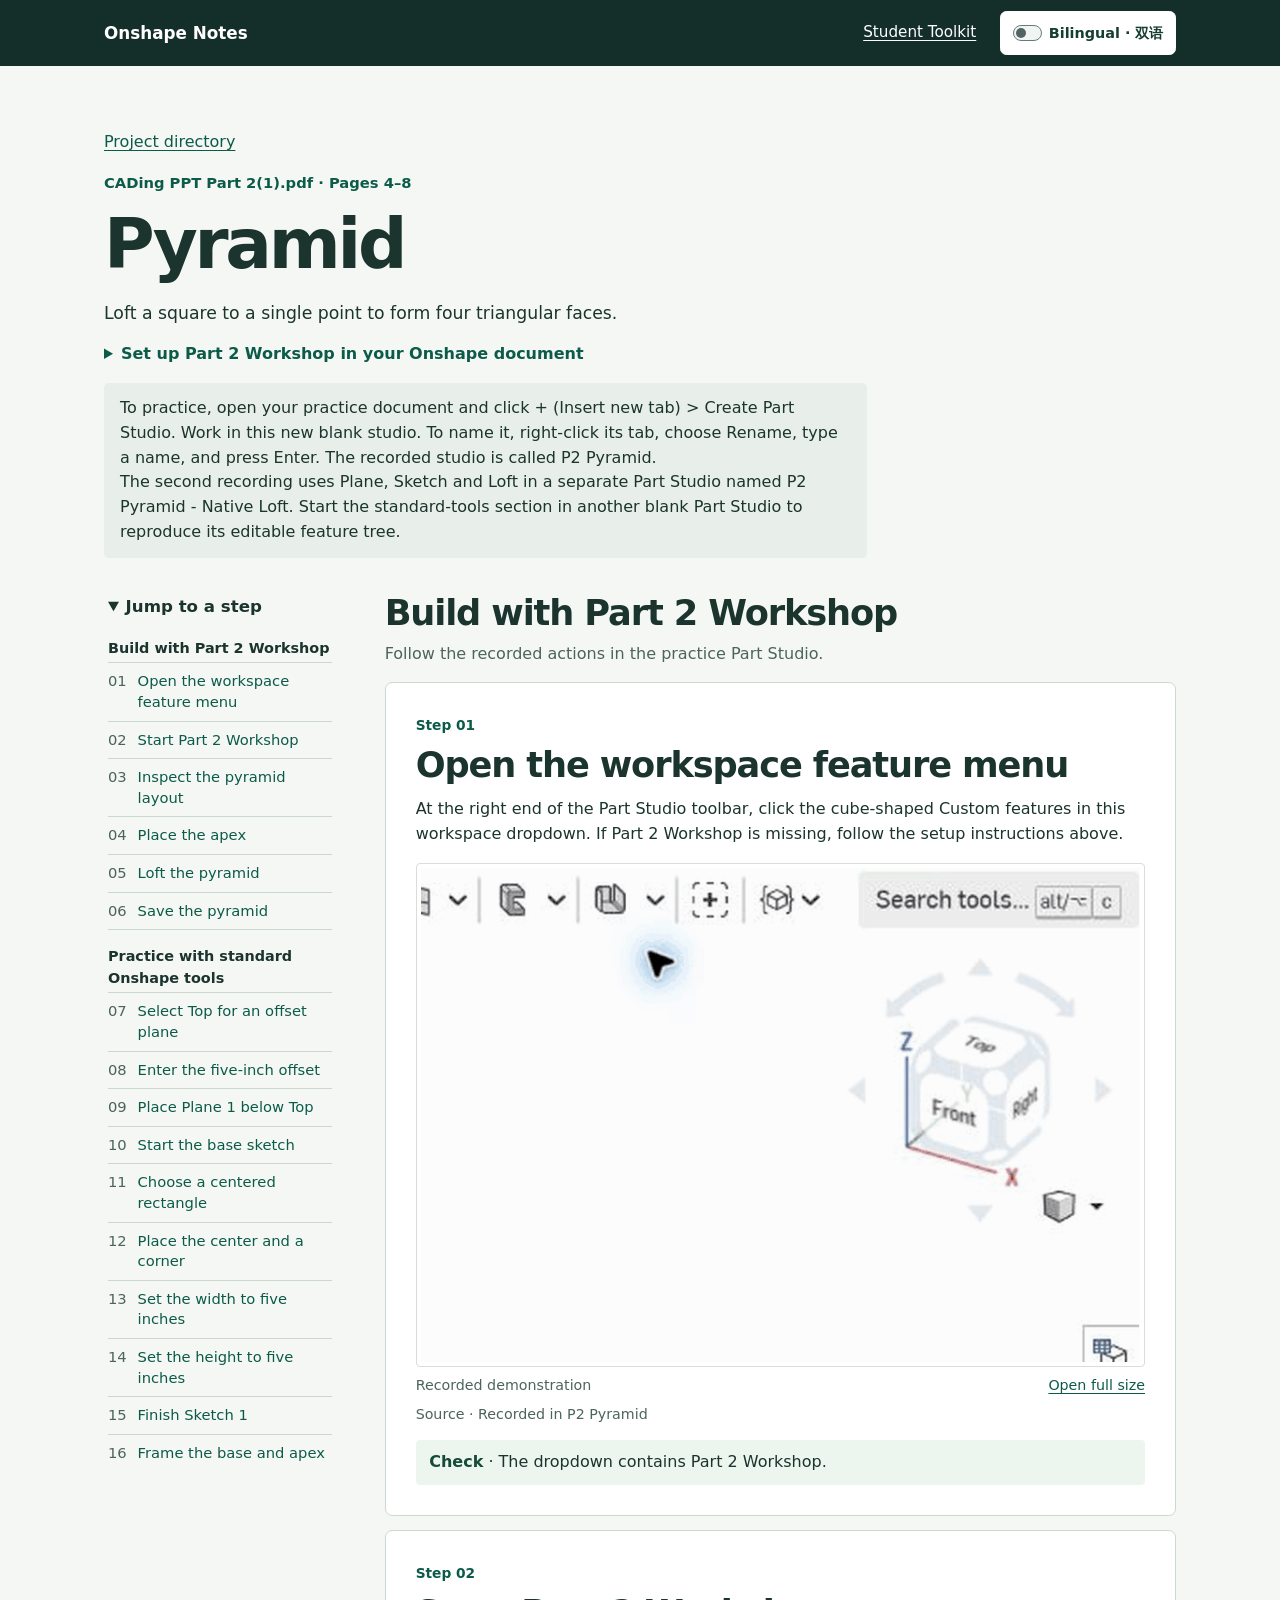
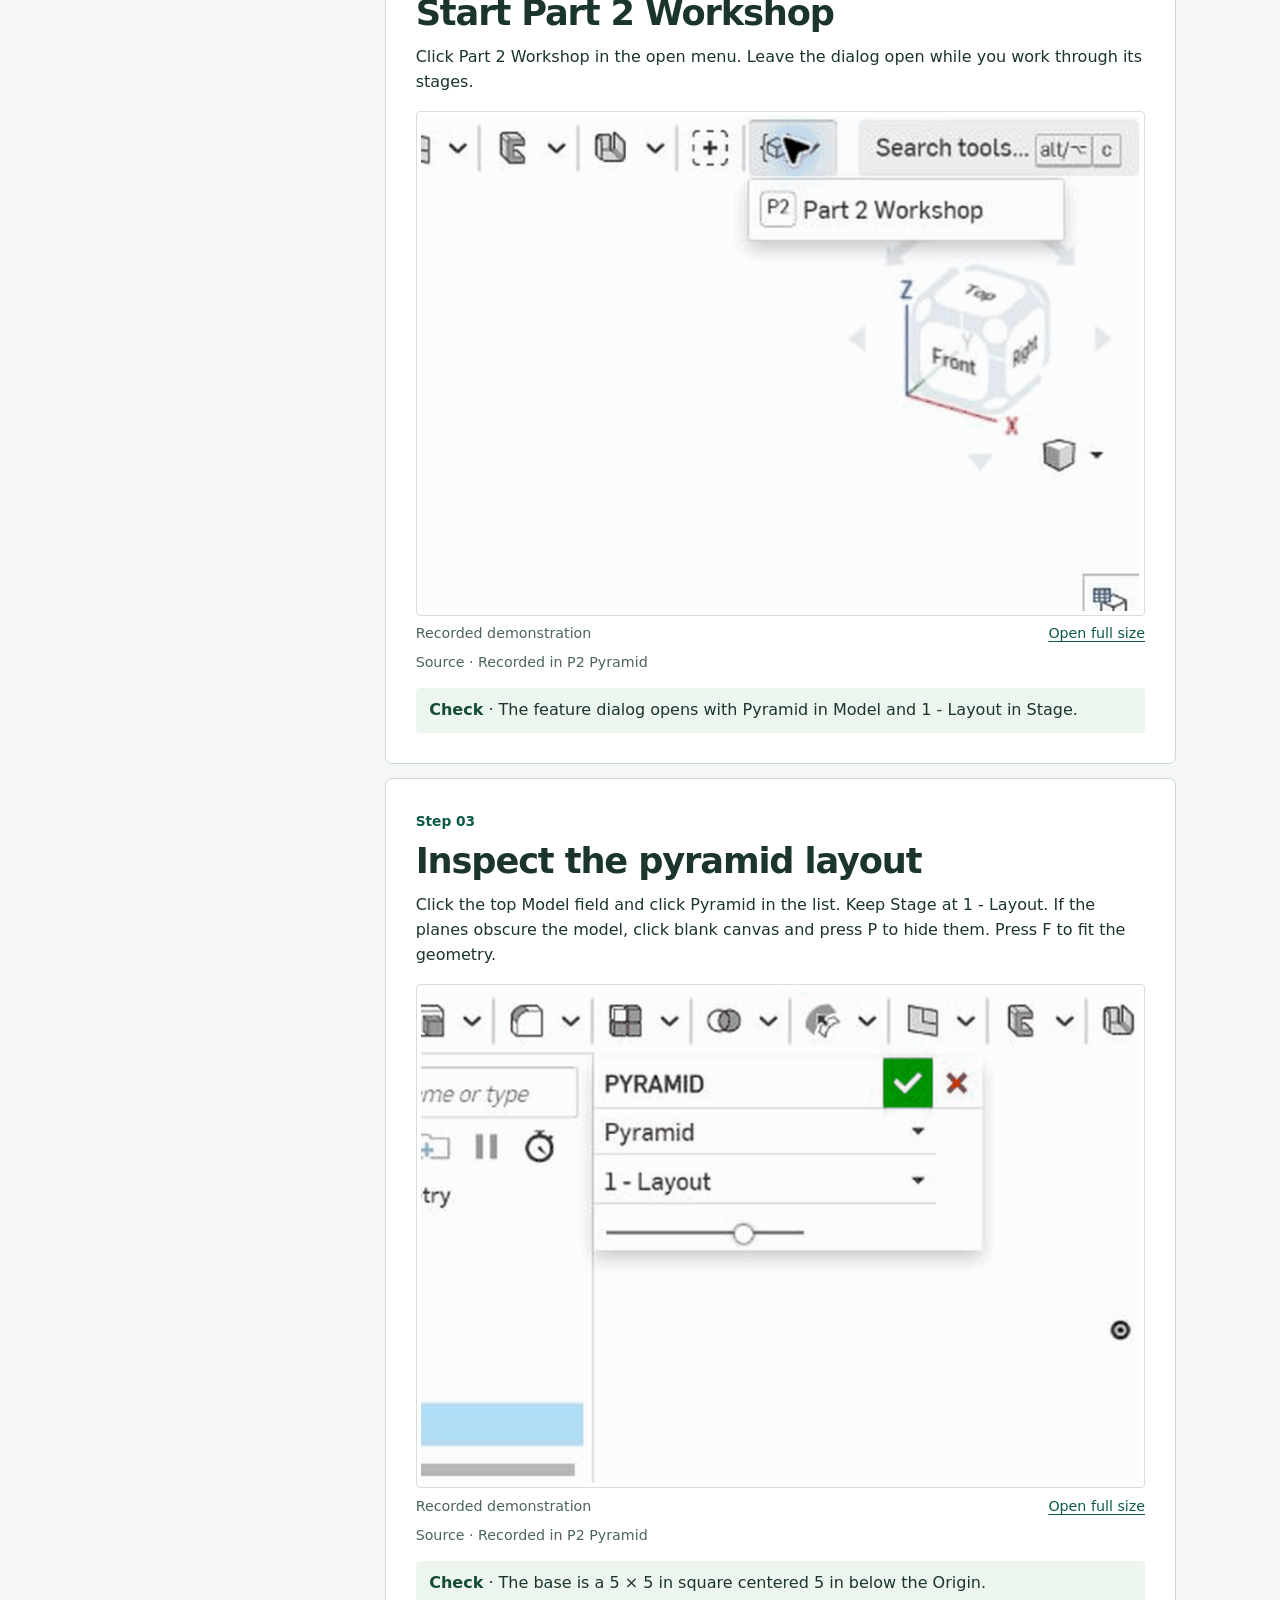
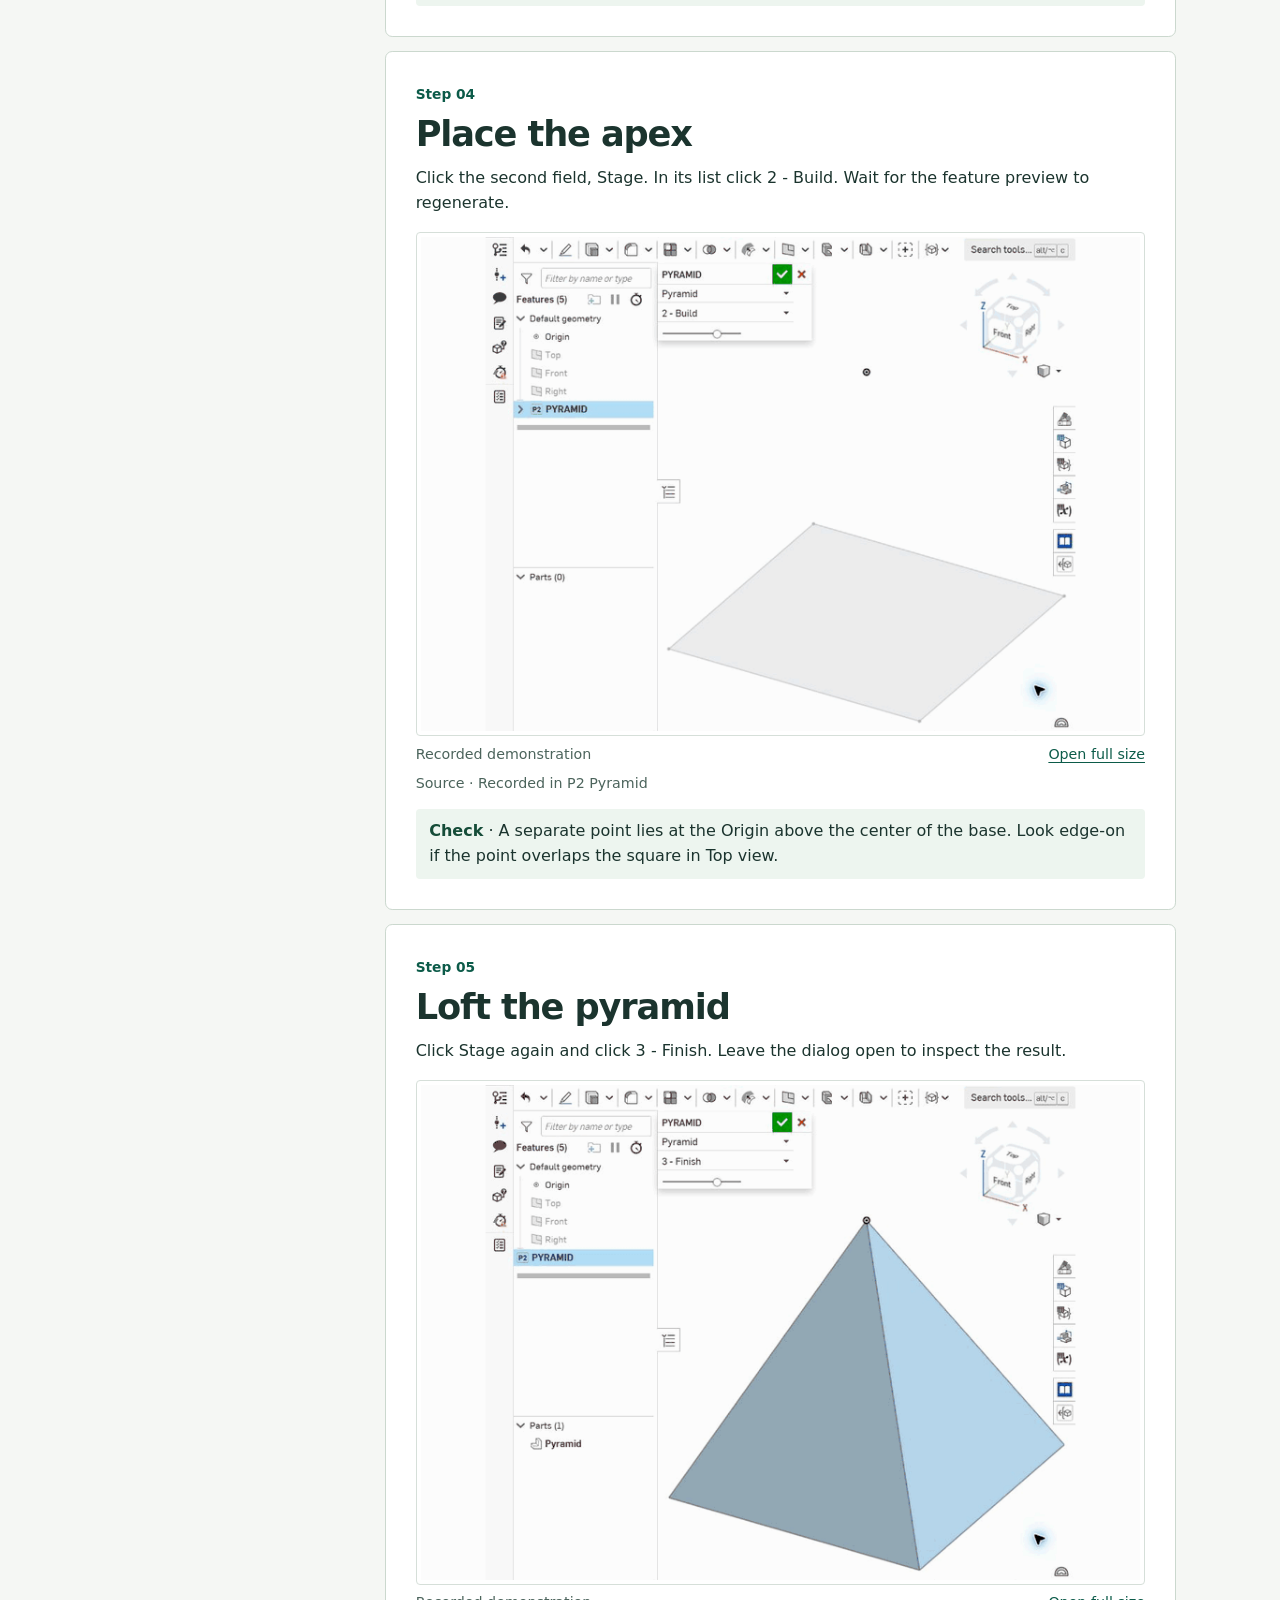
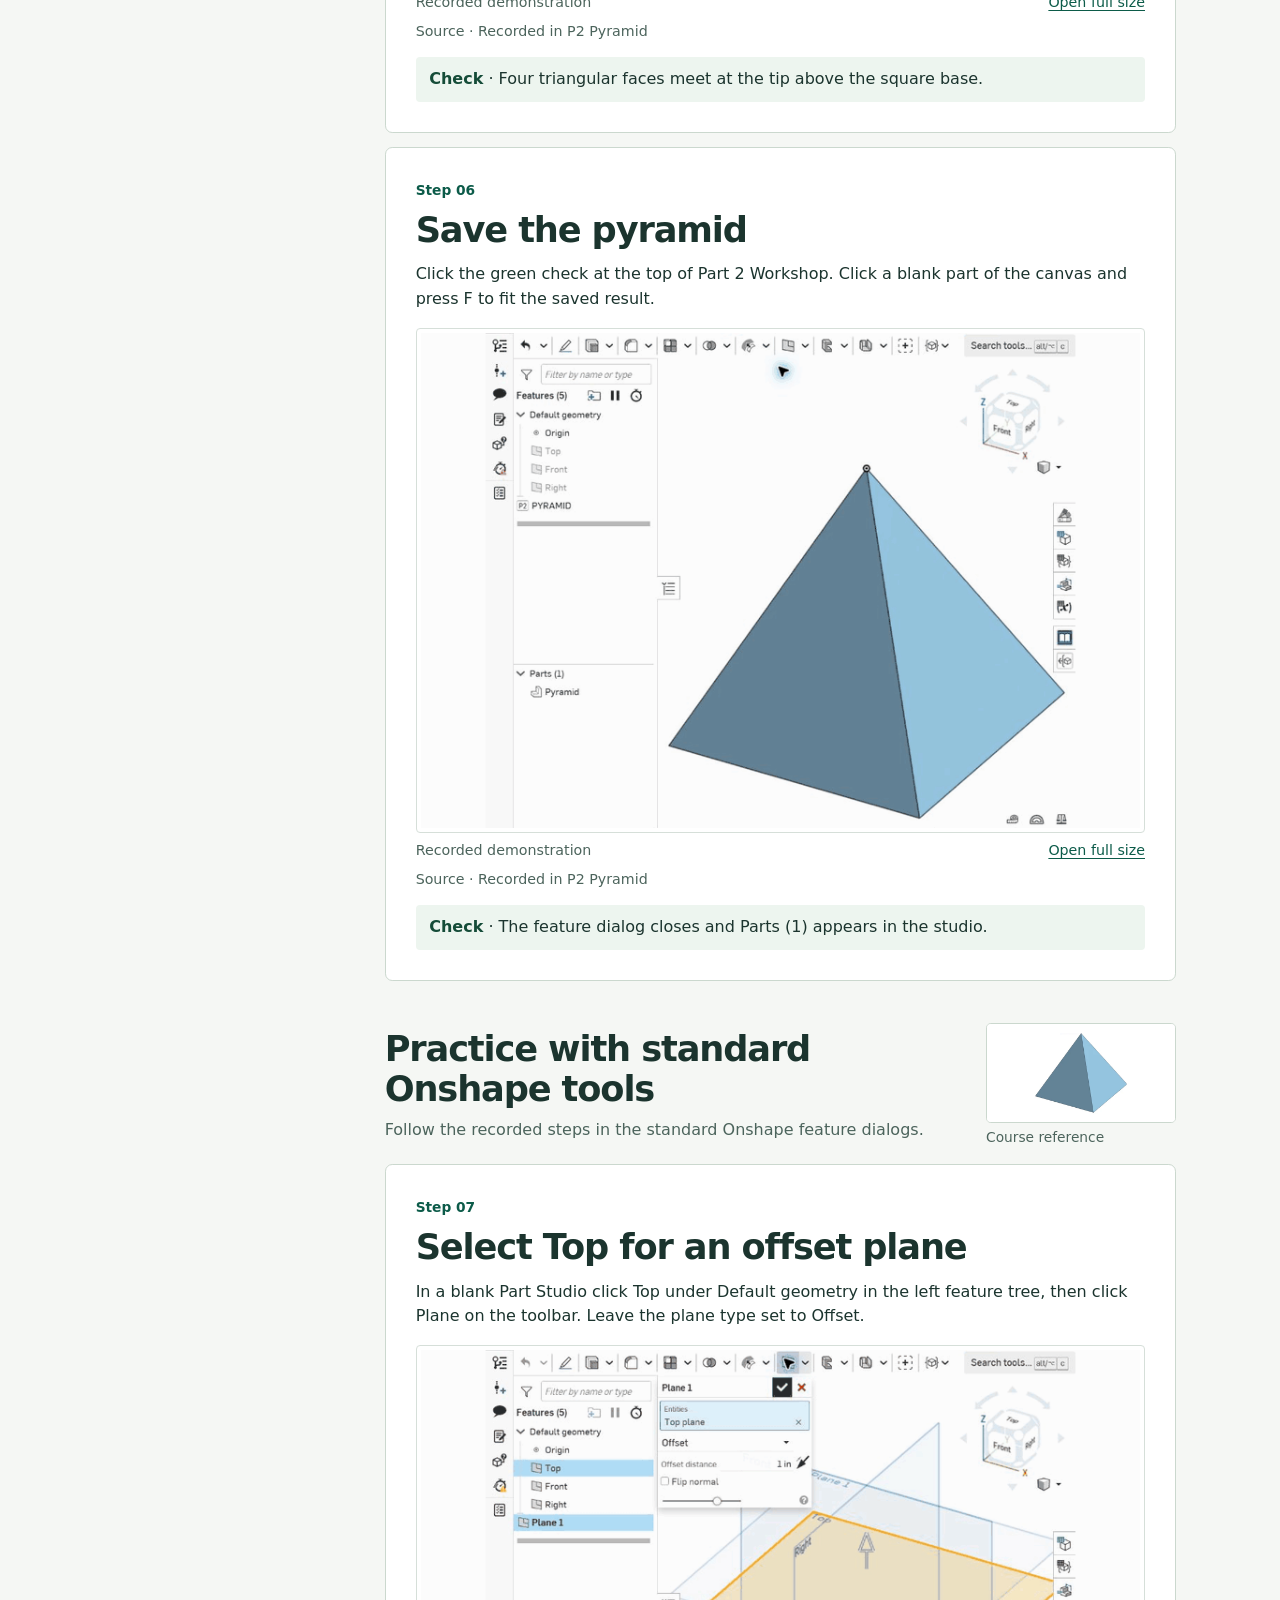
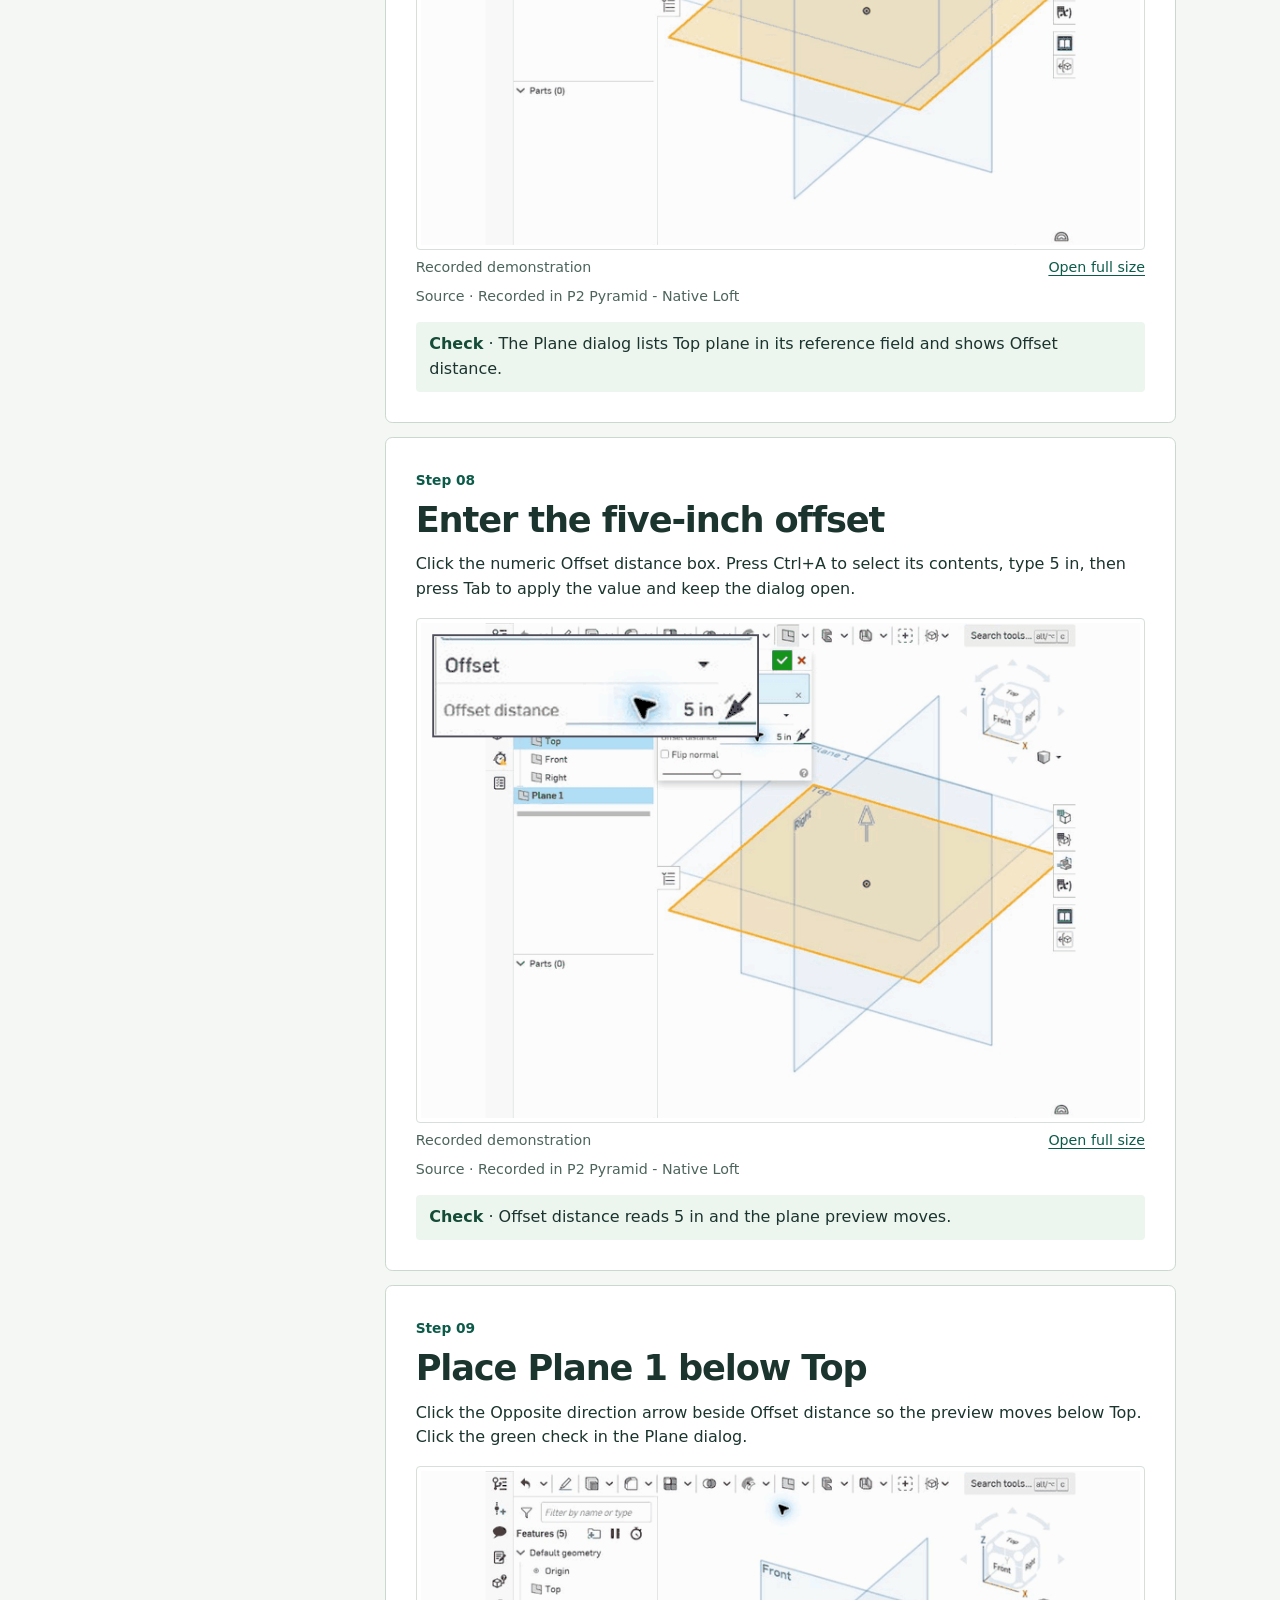
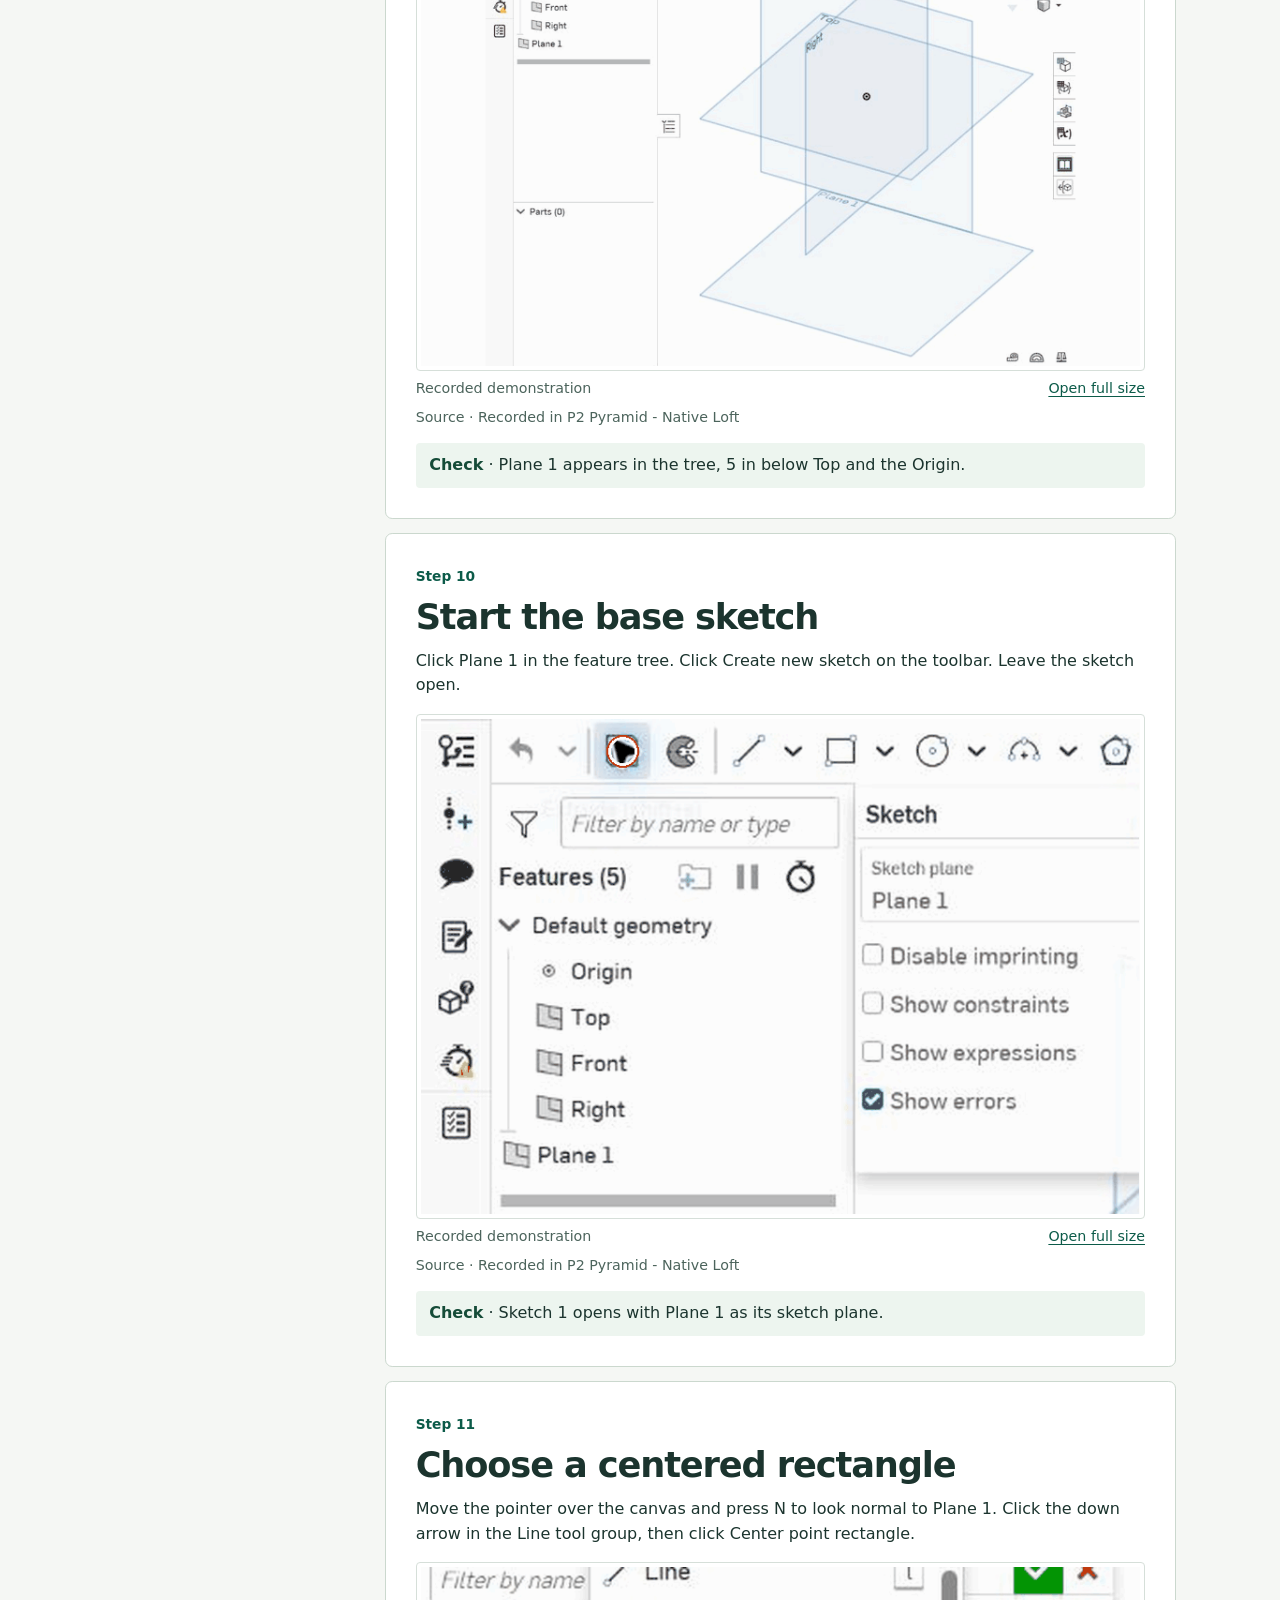
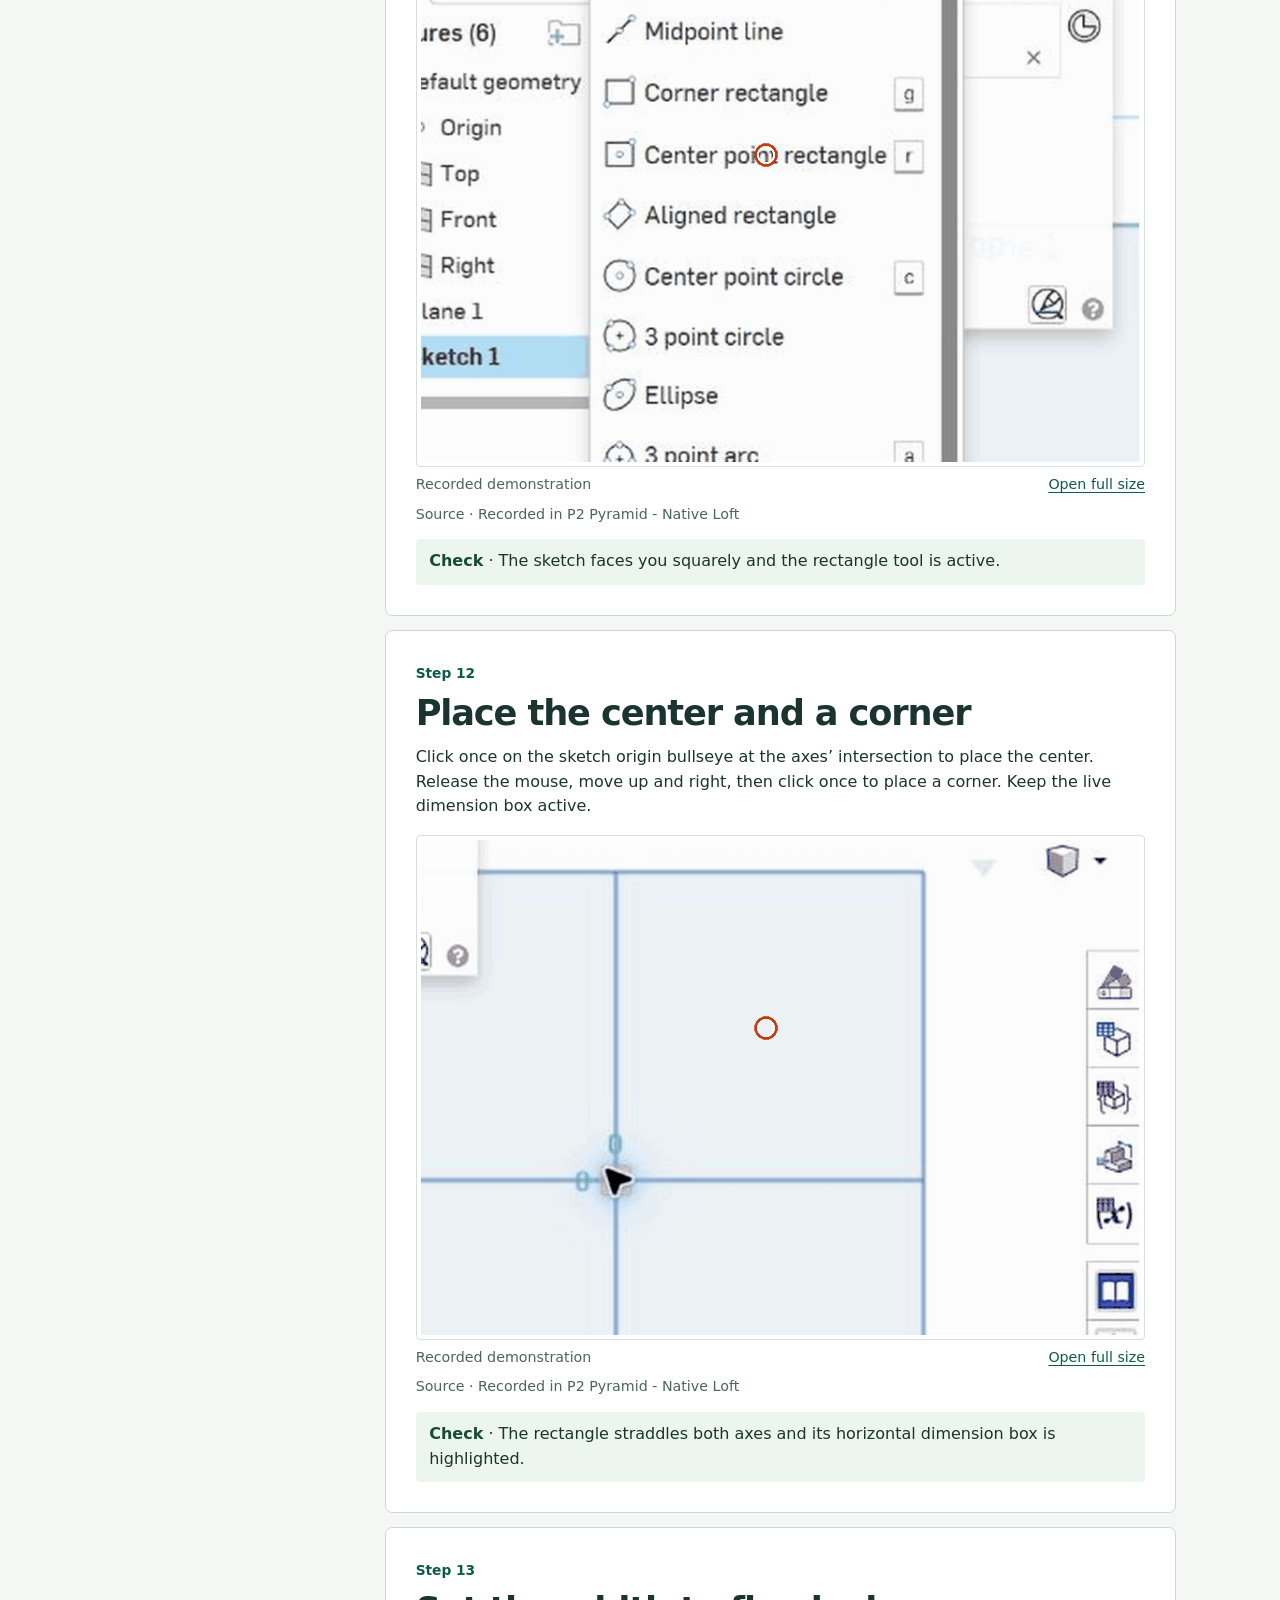
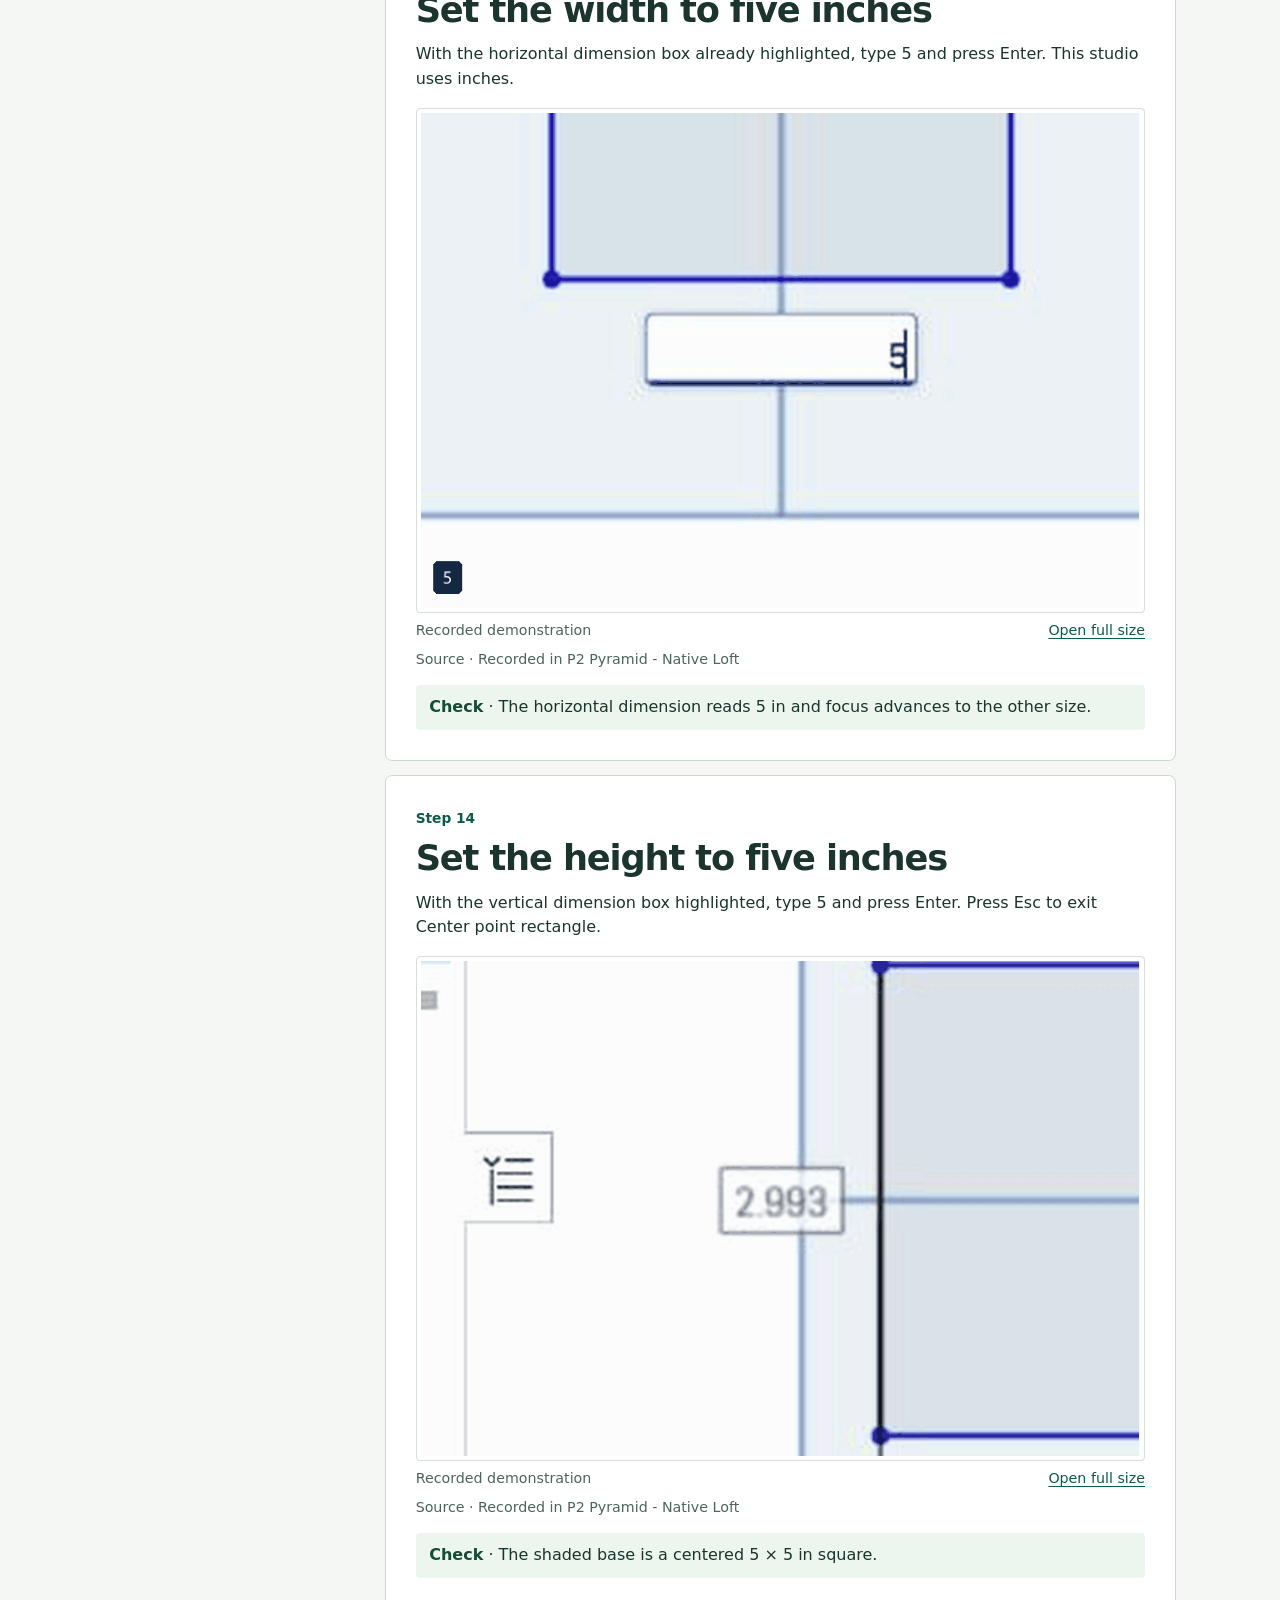
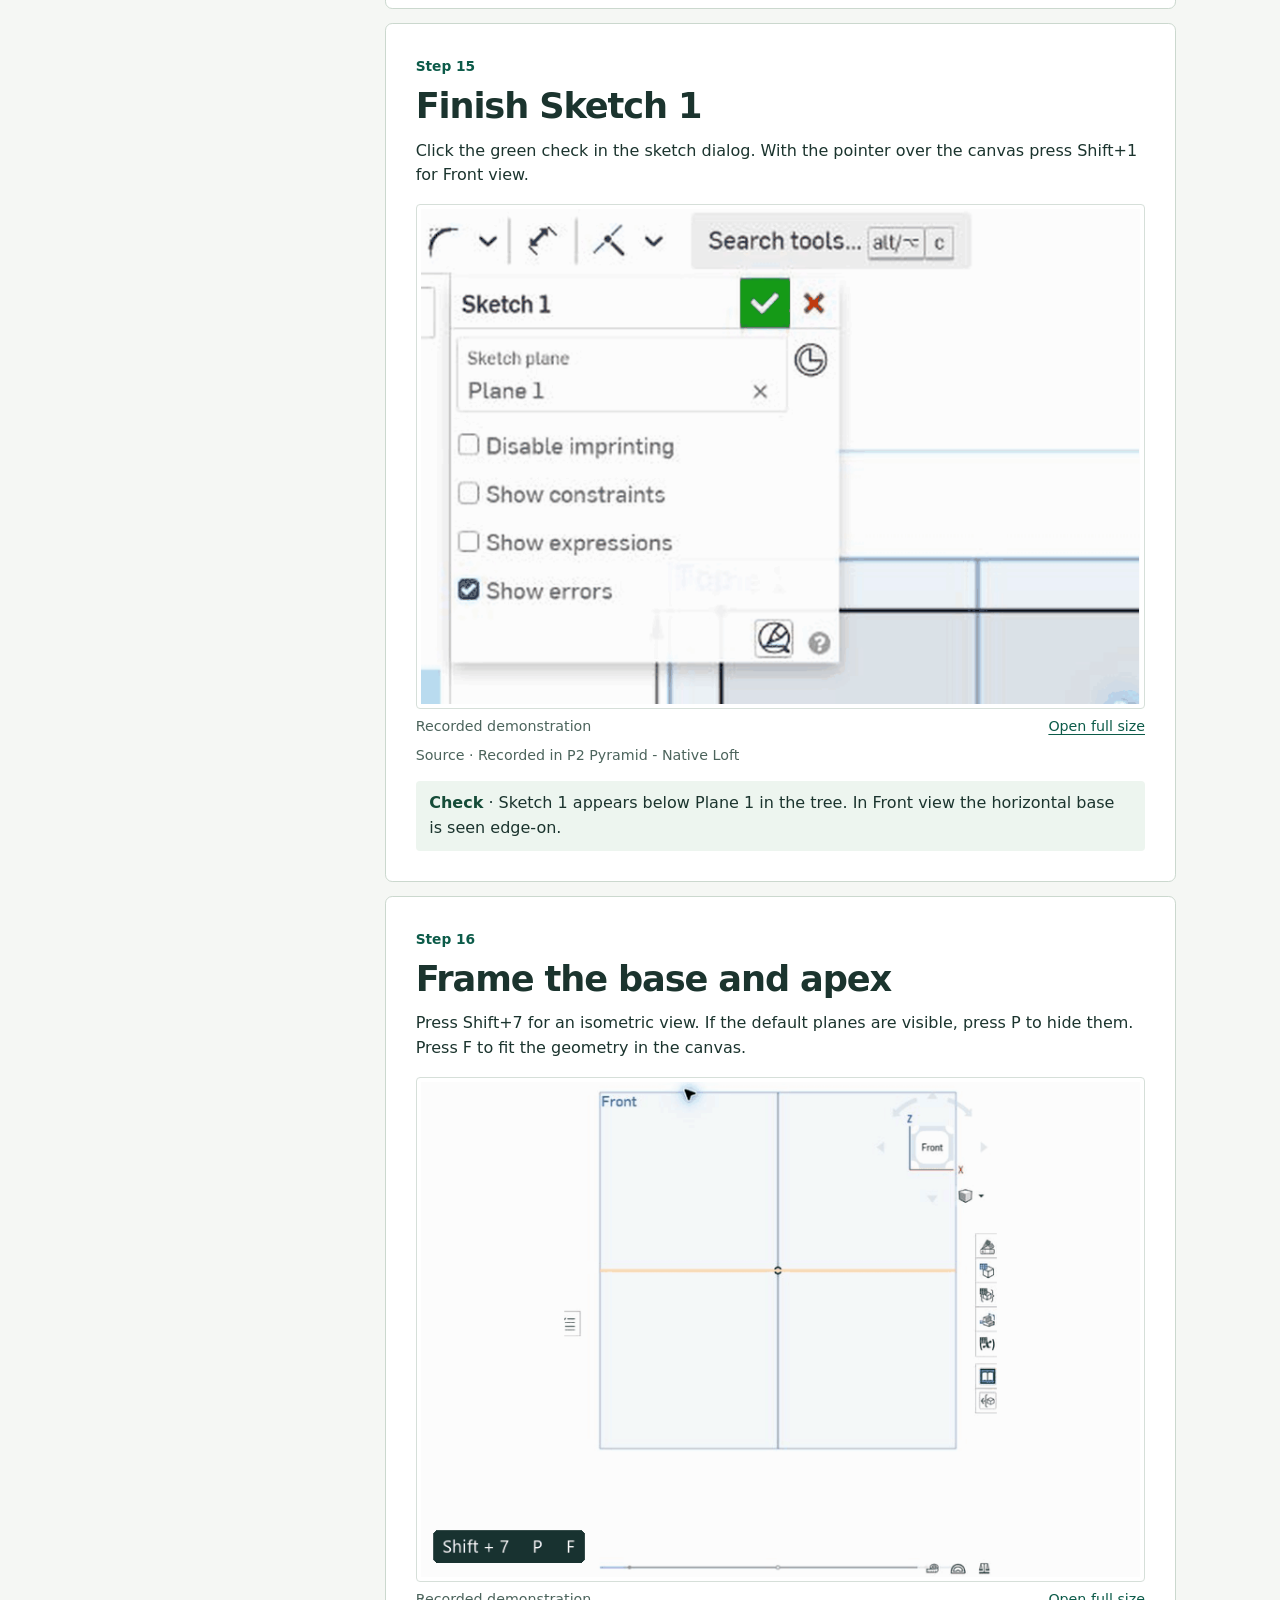
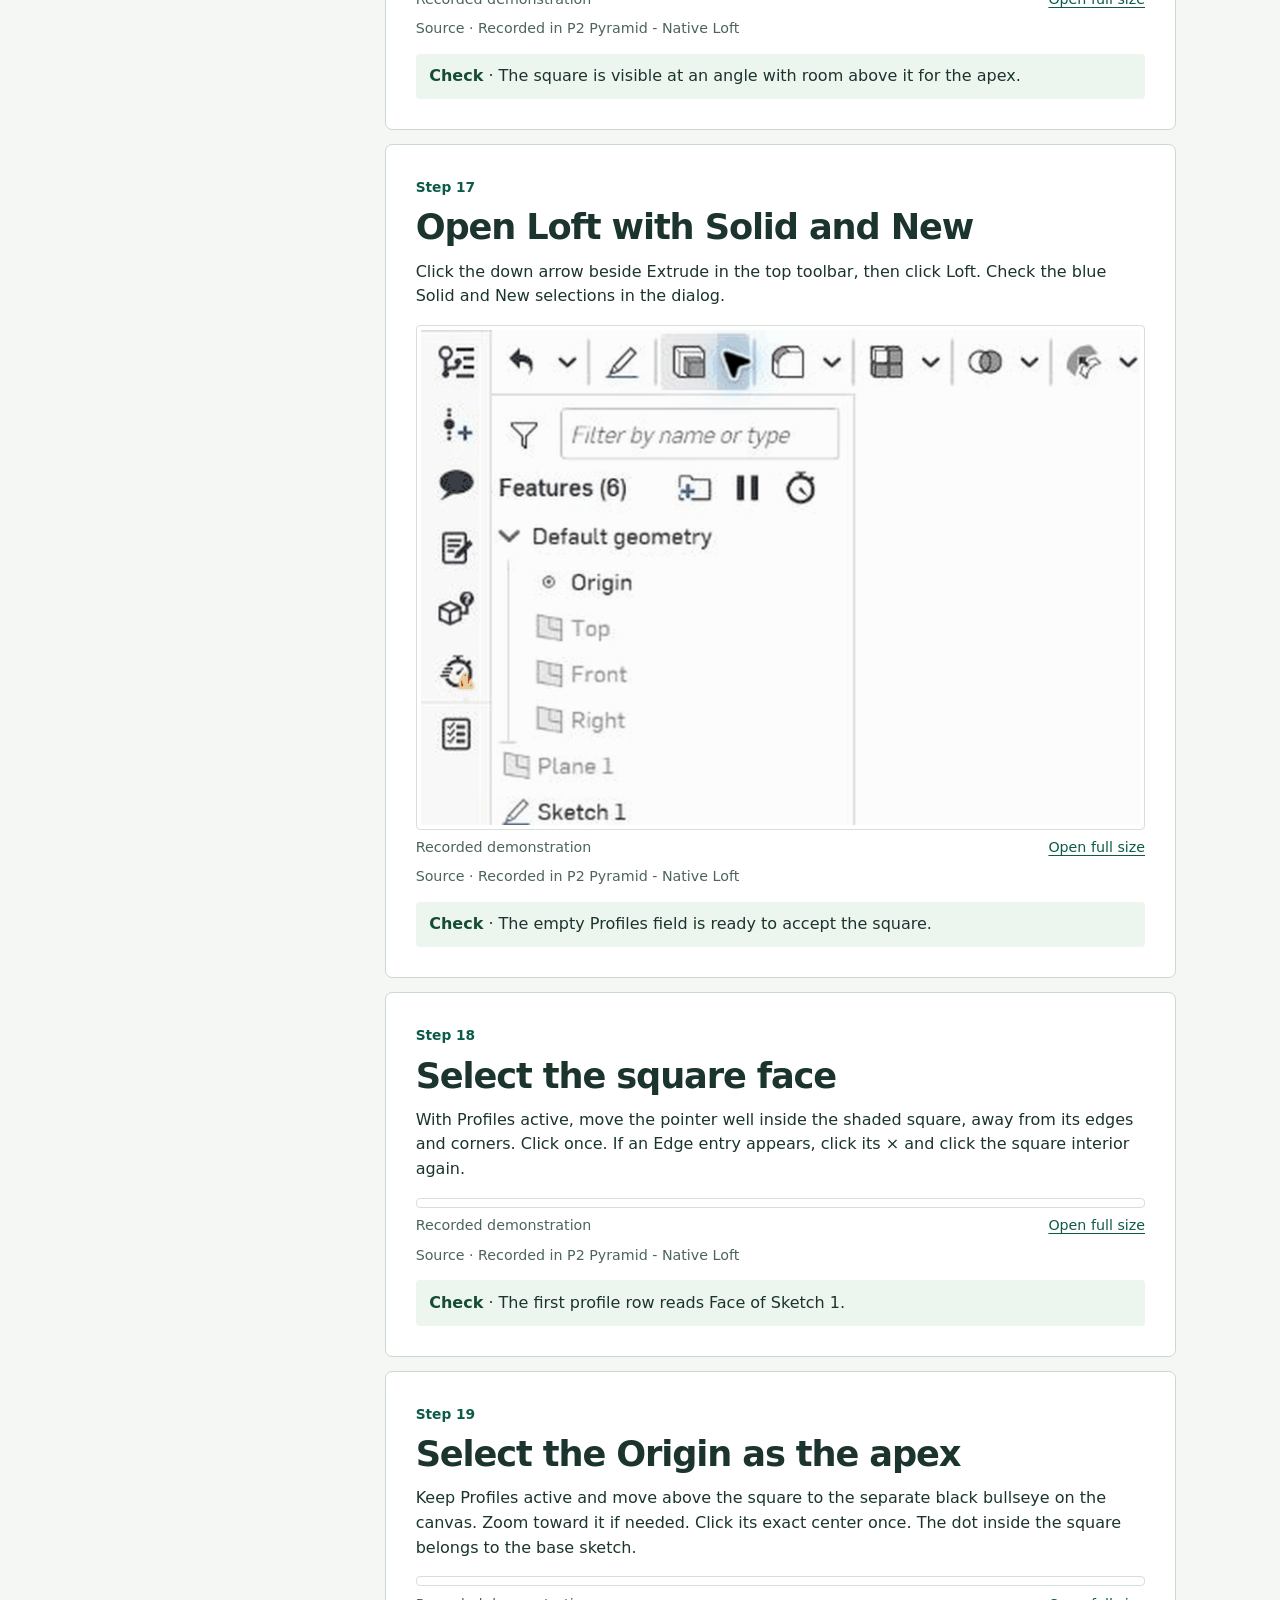
<file: p2-pyramid/index.html>
<!doctype html>
<html lang="en"><head><meta charset="utf-8"><meta name="viewport" content="width=device-width,initial-scale=1">
<meta name="theme-color" content="#142e29"><title>Pyramid | Onshape Notes</title>
<link rel="stylesheet" href="../part2.css"><link rel="stylesheet" href="../language.css">
<script defer src="../language.js"></script></head>
<body><header class="mast"><div class="wrap"><a href="../" class="brand">Onshape Notes<span class="zh" lang="zh-CN">Onshape 笔记</span></a>
<nav class="utility" aria-label="Site navigation"><a href="../student-toolkit/">Student Toolkit<span class="zh" lang="zh-CN">学生工具包</span></a><button id="bilingual-toggle" type="button" aria-pressed="false" hidden><span class="track" aria-hidden="true"></span><span>Bilingual · <span lang="zh-CN">双语</span></span></button></nav></div></header>
<main class="wrap"><header class="heading"><a class="back" href="../">Project directory<span class="zh" lang="zh-CN">项目目录</span></a>
<p class="kicker">CADing PPT Part 2(1).pdf · Pages 4–8<span class="zh" lang="zh-CN">CADing PPT Part 2(1).pdf · 第 4–8 页</span></p>
<h1>Pyramid<span class="zh" lang="zh-CN">四棱锥</span></h1><p class="intro">Loft a square to a single point to form four triangular faces.<span class="zh" lang="zh-CN">将正方形放样至一个顶点，生成四个三角形侧面。</span></p><details class="workshop-setup"><summary>Set up Part 2 Workshop in your Onshape document<span class="zh" lang="zh-CN">在自己的 Onshape 文档中添加 Part 2 Workshop</span></summary><ol><li><a download href="../Part%202%20Workshop.fs.txt">Download the workshop FeatureScript<span class="zh" lang="zh-CN">下载 Workshop 的 FeatureScript 源码</span></a></li><li>Open the downloaded text file and copy its entire contents. In your Onshape practice document, click the + at the bottom left, then click Create Feature Studio.<span class="zh" lang="zh-CN">打开下载的文本文件，复制全部内容。在自己的 Onshape 练习文档左下角单击 +，再单击 Create Feature Studio。</span></li><li>Click inside the Feature Studio editor, select all the starter code, and paste the copied text. Click Commit. Open a Part Studio in the same document and click Custom features in this workspace at the right end of the toolbar. Part 2 Workshop should appear in the list.<span class="zh" lang="zh-CN">单击 Feature Studio 编辑区，全选初始代码，粘贴复制的文本，再单击 Commit。打开同一文档中的 Part Studio，单击工具栏右端的 Custom features in this workspace，列表中应出现 Part 2 Workshop。</span></li></ol></details><div class="notes"><p>To practice, open your practice document and click + (Insert new tab) &gt; Create Part Studio. Work in this new blank studio. To name it, right-click its tab, choose Rename, type a name, and press Enter. The recorded studio is called P2 Pyramid.<span class="zh" lang="zh-CN">练习时打开自己的练习文档，单击 +（Insert new tab）&gt; Create Part Studio，在新建的空白工作室中操作。若要命名，右键单击标签，选择 Rename，输入名称后按 Enter。录像中的工作室名为 P2 Pyramid。</span></p><p>The second recording uses Plane, Sketch and Loft in a separate Part Studio named P2 Pyramid - Native Loft. Start the standard-tools section in another blank Part Studio to reproduce its editable feature tree.<span class="zh" lang="zh-CN">第二段录制来自独立工作室 P2 Pyramid - Native Loft，使用标准 Plane、Sketch 和 Loft。请在另一个空白 Part Studio 中开始标准工具部分，以独立复现可逐项编辑的特征树。</span></p></div></header>
<div class="layout"><details class="step-nav" open><summary>Jump to a step<span class="zh" lang="zh-CN">跳转到步骤</span></summary>
<nav aria-label="Steps"><ol><li class="route-label">Build with Part 2 Workshop<span class="zh" lang="zh-CN">使用 Part 2 Workshop 建模</span></li><li><a href="#step-01"><span class="index">01</span><span>Open the workspace feature menu<span class="zh" lang="zh-CN">打开工作区自定义特征菜单</span></span></a></li><li><a href="#step-02"><span class="index">02</span><span>Start Part 2 Workshop<span class="zh" lang="zh-CN">启动 Part 2 Workshop</span></span></a></li><li><a href="#step-03"><span class="index">03</span><span>Inspect the pyramid layout<span class="zh" lang="zh-CN">查看四棱锥布局</span></span></a></li><li><a href="#step-04"><span class="index">04</span><span>Place the apex<span class="zh" lang="zh-CN">确定锥顶</span></span></a></li><li><a href="#step-05"><span class="index">05</span><span>Loft the pyramid<span class="zh" lang="zh-CN">放样生成四棱锥</span></span></a></li><li><a href="#step-06"><span class="index">06</span><span>Save the pyramid<span class="zh" lang="zh-CN">保存四棱锥</span></span></a></li><li class="route-label">Practice with standard Onshape tools<span class="zh" lang="zh-CN">使用 Onshape 标准工具练习</span></li><li><a href="#step-07"><span class="index">07</span><span>Select Top for an offset plane<span class="zh" lang="zh-CN">选择 Top 作为偏移参考</span></span></a></li><li><a href="#step-08"><span class="index">08</span><span>Enter the five-inch offset<span class="zh" lang="zh-CN">输入五英寸偏移距离</span></span></a></li><li><a href="#step-09"><span class="index">09</span><span>Place Plane 1 below Top<span class="zh" lang="zh-CN">将 Plane 1 放在 Top 下方</span></span></a></li><li><a href="#step-10"><span class="index">10</span><span>Start the base sketch<span class="zh" lang="zh-CN">开始绘制底面草图</span></span></a></li><li><a href="#step-11"><span class="index">11</span><span>Choose a centered rectangle<span class="zh" lang="zh-CN">选择中心矩形</span></span></a></li><li><a href="#step-12"><span class="index">12</span><span>Place the center and a corner<span class="zh" lang="zh-CN">放置中心和第一个角</span></span></a></li><li><a href="#step-13"><span class="index">13</span><span>Set the width to five inches<span class="zh" lang="zh-CN">将宽度设为五英寸</span></span></a></li><li><a href="#step-14"><span class="index">14</span><span>Set the height to five inches<span class="zh" lang="zh-CN">将高度设为五英寸</span></span></a></li><li><a href="#step-15"><span class="index">15</span><span>Finish Sketch 1<span class="zh" lang="zh-CN">完成 Sketch 1</span></span></a></li><li><a href="#step-16"><span class="index">16</span><span>Frame the base and apex<span class="zh" lang="zh-CN">调整视图以看清底面和锥顶</span></span></a></li><li><a href="#step-17"><span class="index">17</span><span>Open Loft with Solid and New<span class="zh" lang="zh-CN">打开实体新建 Loft</span></span></a></li><li><a href="#step-18"><span class="index">18</span><span>Select the square face<span class="zh" lang="zh-CN">选择方形面</span></span></a></li><li><a href="#step-19"><span class="index">19</span><span>Select the Origin as the apex<span class="zh" lang="zh-CN">选择 Origin 作为锥顶</span></span></a></li><li><a href="#step-20"><span class="index">20</span><span>Accept the native Loft<span class="zh" lang="zh-CN">确认标准 Loft 特征</span></span></a></li></ol></nav></details><div class="steps"><header class="route-heading"><h2>Build with Part 2 Workshop<span class="zh" lang="zh-CN">使用 Part 2 Workshop 建模</span></h2><p>Follow the recorded actions in the practice Part Studio.<span class="zh" lang="zh-CN">跟随练习 Part Studio 中录制的操作。</span></p></header><article class="step" id="step-01">
<a class="step-id" href="#step-01">Step 01<span class="zh" lang="zh-CN">步骤 01</span></a><h2>Open the workspace feature menu<span class="zh" lang="zh-CN">打开工作区自定义特征菜单</span></h2>
<p class="action">At the right end of the Part Studio toolbar, click the cube-shaped Custom features in this workspace dropdown. If Part 2 Workshop is missing, follow the setup instructions above.</p><p class="translated zh" lang="zh-CN">在 Part Studio 工具栏右端，单击立方体形的 Custom features in this workspace 下拉按钮。如果列表中没有 Part 2 Workshop，请先按上方说明添加此特征。</p>
<figure><a class="frame" href="../workshop-media/pyramid/01.gif" target="_blank" rel="noopener">
<img src="../workshop-media/pyramid/01.gif" alt="Open the workspace feature menu" loading="lazy"></a>
<figcaption><span class="mark">Recorded demonstration<span class="zh" lang="zh-CN">操作录像</span></span><a href="../workshop-media/pyramid/01.gif" target="_blank" rel="noopener">Open full size<span class="zh" lang="zh-CN">打开原图</span></a></figcaption></figure><p class="source">Source · Recorded in P2 Pyramid<span class="zh" lang="zh-CN">来源 · 录制于 P2 Pyramid</span></p>
<div class="check"><p><strong>Check</strong> · The dropdown contains Part 2 Workshop.</p><p class="zh" lang="zh-CN"><strong>核对</strong> · 下拉菜单中出现 Part 2 Workshop。</p></div></article><article class="step" id="step-02">
<a class="step-id" href="#step-02">Step 02<span class="zh" lang="zh-CN">步骤 02</span></a><h2>Start Part 2 Workshop<span class="zh" lang="zh-CN">启动 Part 2 Workshop</span></h2>
<p class="action">Click Part 2 Workshop in the open menu. Leave the dialog open while you work through its stages.</p><p class="translated zh" lang="zh-CN">在已打开的菜单中单击 Part 2 Workshop，保持面板打开以逐阶段查看模型。</p>
<figure><a class="frame" href="../workshop-media/pyramid/02.gif" target="_blank" rel="noopener">
<img src="../workshop-media/pyramid/02.gif" alt="Start Part 2 Workshop" loading="lazy"></a>
<figcaption><span class="mark">Recorded demonstration<span class="zh" lang="zh-CN">操作录像</span></span><a href="../workshop-media/pyramid/02.gif" target="_blank" rel="noopener">Open full size<span class="zh" lang="zh-CN">打开原图</span></a></figcaption></figure><p class="source">Source · Recorded in P2 Pyramid<span class="zh" lang="zh-CN">来源 · 录制于 P2 Pyramid</span></p>
<div class="check"><p><strong>Check</strong> · The feature dialog opens with Pyramid in Model and 1 - Layout in Stage.</p><p class="zh" lang="zh-CN"><strong>核对</strong> · 特征面板的 Model 显示 Pyramid，Stage 显示 1 - Layout。</p></div></article><article class="step" id="step-03">
<a class="step-id" href="#step-03">Step 03<span class="zh" lang="zh-CN">步骤 03</span></a><h2>Inspect the pyramid layout<span class="zh" lang="zh-CN">查看四棱锥布局</span></h2>
<p class="action">Click the top Model field and click Pyramid in the list. Keep Stage at 1 - Layout. If the planes obscure the model, click blank canvas and press P to hide them. Press F to fit the geometry.</p><p class="translated zh" lang="zh-CN">单击顶部 Model 字段，在列表中单击 Pyramid。Stage 保持 1 - Layout。若基准面挡住模型，单击空白画布后按 P 将其隐藏，按 F 让几何图形适应视图。</p>
<figure><a class="frame" href="../workshop-media/pyramid/03.gif" target="_blank" rel="noopener">
<img src="../workshop-media/pyramid/03.gif" alt="Inspect the pyramid layout" loading="lazy"></a>
<figcaption><span class="mark">Recorded demonstration<span class="zh" lang="zh-CN">操作录像</span></span><a href="../workshop-media/pyramid/03.gif" target="_blank" rel="noopener">Open full size<span class="zh" lang="zh-CN">打开原图</span></a></figcaption></figure><p class="source">Source · Recorded in P2 Pyramid<span class="zh" lang="zh-CN">来源 · 录制于 P2 Pyramid</span></p>
<div class="check"><p><strong>Check</strong> · The base is a 5 × 5 in square centered 5 in below the Origin.</p><p class="zh" lang="zh-CN"><strong>核对</strong> · 底面是 5 × 5 in 的正方形，其中心位于 Origin 正下方 5 in。</p></div></article><article class="step" id="step-04">
<a class="step-id" href="#step-04">Step 04<span class="zh" lang="zh-CN">步骤 04</span></a><h2>Place the apex<span class="zh" lang="zh-CN">确定锥顶</span></h2>
<p class="action">Click the second field, Stage. In its list click 2 - Build. Wait for the feature preview to regenerate.</p><p class="translated zh" lang="zh-CN">单击第二个字段 Stage，在列表中单击 2 - Build，等待特征预览更新。</p>
<figure><a class="frame" href="../workshop-media/pyramid/04.gif" target="_blank" rel="noopener">
<img src="../workshop-media/pyramid/04.gif" alt="Place the apex" loading="lazy"></a>
<figcaption><span class="mark">Recorded demonstration<span class="zh" lang="zh-CN">操作录像</span></span><a href="../workshop-media/pyramid/04.gif" target="_blank" rel="noopener">Open full size<span class="zh" lang="zh-CN">打开原图</span></a></figcaption></figure><p class="source">Source · Recorded in P2 Pyramid<span class="zh" lang="zh-CN">来源 · 录制于 P2 Pyramid</span></p>
<div class="check"><p><strong>Check</strong> · A separate point lies at the Origin above the center of the base. Look edge-on if the point overlaps the square in Top view.</p><p class="zh" lang="zh-CN"><strong>核对</strong> · 一个独立点位于底面中心正上方的 Origin 处。若顶视图中点与底面重合，可从侧面观察。</p></div></article><article class="step" id="step-05">
<a class="step-id" href="#step-05">Step 05<span class="zh" lang="zh-CN">步骤 05</span></a><h2>Loft the pyramid<span class="zh" lang="zh-CN">放样生成四棱锥</span></h2>
<p class="action">Click Stage again and click 3 - Finish. Leave the dialog open to inspect the result.</p><p class="translated zh" lang="zh-CN">再次单击 Stage 并选择 3 - Finish。保持面板开启，检查预览结果。</p>
<figure><a class="frame" href="../workshop-media/pyramid/05.gif" target="_blank" rel="noopener">
<img src="../workshop-media/pyramid/05.gif" alt="Loft the pyramid" loading="lazy"></a>
<figcaption><span class="mark">Recorded demonstration<span class="zh" lang="zh-CN">操作录像</span></span><a href="../workshop-media/pyramid/05.gif" target="_blank" rel="noopener">Open full size<span class="zh" lang="zh-CN">打开原图</span></a></figcaption></figure><p class="source">Source · Recorded in P2 Pyramid<span class="zh" lang="zh-CN">来源 · 录制于 P2 Pyramid</span></p>
<div class="check"><p><strong>Check</strong> · Four triangular faces meet at the tip above the square base.</p><p class="zh" lang="zh-CN"><strong>核对</strong> · 四个三角形侧面在方形底面上方汇成一个锥顶。</p></div></article><article class="step" id="step-06">
<a class="step-id" href="#step-06">Step 06<span class="zh" lang="zh-CN">步骤 06</span></a><h2>Save the pyramid<span class="zh" lang="zh-CN">保存四棱锥</span></h2>
<p class="action">Click the green check at the top of Part 2 Workshop. Click a blank part of the canvas and press F to fit the saved result.</p><p class="translated zh" lang="zh-CN">单击 Part 2 Workshop 顶部的绿色勾。单击画布空白处，按 F 调整已保存模型的视图。</p>
<figure><a class="frame" href="../workshop-media/pyramid/06.gif" target="_blank" rel="noopener">
<img src="../workshop-media/pyramid/06.gif" alt="Save the pyramid" loading="lazy"></a>
<figcaption><span class="mark">Recorded demonstration<span class="zh" lang="zh-CN">操作录像</span></span><a href="../workshop-media/pyramid/06.gif" target="_blank" rel="noopener">Open full size<span class="zh" lang="zh-CN">打开原图</span></a></figcaption></figure><p class="source">Source · Recorded in P2 Pyramid<span class="zh" lang="zh-CN">来源 · 录制于 P2 Pyramid</span></p>
<div class="check"><p><strong>Check</strong> · The feature dialog closes and Parts (1) appears in the studio.</p><p class="zh" lang="zh-CN"><strong>核对</strong> · 面板关闭，工作室中显示 Parts (1)。</p></div></article><header class="route-heading with-reference"><div><h2>Practice with standard Onshape tools<span class="zh" lang="zh-CN">使用 Onshape 标准工具练习</span></h2><p>Follow the recorded steps in the standard Onshape feature dialogs.<span class="zh" lang="zh-CN">跟随录像，在 Onshape 标准特征对话框中逐步操作。</span></p></div><figure class="reference"><a href="../part2-covers/p2-pyramid.webp" target="_blank" rel="noopener"><img src="../part2-covers/p2-pyramid.webp" alt="Pyramid" width="680" height="358" loading="lazy"></a><figcaption>Course reference<span class="zh" lang="zh-CN">课件参考图</span></figcaption></figure></header><article class="step" id="step-07">
<a class="step-id" href="#step-07">Step 07<span class="zh" lang="zh-CN">步骤 07</span></a><h2>Select Top for an offset plane<span class="zh" lang="zh-CN">选择 Top 作为偏移参考</span></h2>
<p class="action">In a blank Part Studio click Top under Default geometry in the left feature tree, then click Plane on the toolbar. Leave the plane type set to Offset.</p><p class="translated zh" lang="zh-CN">在空白 Part Studio 的左侧特征树展开 Default geometry，单击 Top，再单击工具栏的 Plane。平面类型保持 Offset。</p>
<figure><a class="frame" href="../workshop-media/pyramid/native01.gif" target="_blank" rel="noopener">
<img src="../workshop-media/pyramid/native01.gif" alt="Select Top for an offset plane" loading="lazy"></a>
<figcaption><span class="mark">Recorded demonstration<span class="zh" lang="zh-CN">操作录像</span></span><a href="../workshop-media/pyramid/native01.gif" target="_blank" rel="noopener">Open full size<span class="zh" lang="zh-CN">打开原图</span></a></figcaption></figure><p class="source">Source · Recorded in P2 Pyramid - Native Loft<span class="zh" lang="zh-CN">来源 · 录制于 P2 Pyramid - Native Loft</span></p>
<div class="check"><p><strong>Check</strong> · The Plane dialog lists Top plane in its reference field and shows Offset distance.</p><p class="zh" lang="zh-CN"><strong>核对</strong> · Plane 面板的参考栏显示 Top plane，并出现 Offset distance。</p></div></article><article class="step" id="step-08">
<a class="step-id" href="#step-08">Step 08<span class="zh" lang="zh-CN">步骤 08</span></a><h2>Enter the five-inch offset<span class="zh" lang="zh-CN">输入五英寸偏移距离</span></h2>
<p class="action">Click the numeric Offset distance box. Press Ctrl+A to select its contents, type 5 in, then press Tab to apply the value and keep the dialog open.</p><p class="translated zh" lang="zh-CN">单击 Offset distance 数值框，按 Ctrl+A 全选，输入 5 in，再按 Tab 应用数值并保持面板打开。</p>
<figure><a class="frame" href="../workshop-media/pyramid/native02.gif" target="_blank" rel="noopener">
<img src="../workshop-media/pyramid/native02.gif" alt="Enter the five-inch offset" loading="lazy"></a>
<figcaption><span class="mark">Recorded demonstration<span class="zh" lang="zh-CN">操作录像</span></span><a href="../workshop-media/pyramid/native02.gif" target="_blank" rel="noopener">Open full size<span class="zh" lang="zh-CN">打开原图</span></a></figcaption></figure><p class="source">Source · Recorded in P2 Pyramid - Native Loft<span class="zh" lang="zh-CN">来源 · 录制于 P2 Pyramid - Native Loft</span></p>
<div class="check"><p><strong>Check</strong> · Offset distance reads 5 in and the plane preview moves.</p><p class="zh" lang="zh-CN"><strong>核对</strong> · Offset distance 显示 5 in，预览平面随之移动。</p></div></article><article class="step" id="step-09">
<a class="step-id" href="#step-09">Step 09<span class="zh" lang="zh-CN">步骤 09</span></a><h2>Place Plane 1 below Top<span class="zh" lang="zh-CN">将 Plane 1 放在 Top 下方</span></h2>
<p class="action">Click the Opposite direction arrow beside Offset distance so the preview moves below Top. Click the green check in the Plane dialog.</p><p class="translated zh" lang="zh-CN">单击 Offset distance 旁的 Opposite direction 箭头，让预览移到 Top 下方。单击 Plane 面板的绿色勾。</p>
<figure><a class="frame" href="../workshop-media/pyramid/native03.gif" target="_blank" rel="noopener">
<img src="../workshop-media/pyramid/native03.gif" alt="Place Plane 1 below Top" loading="lazy"></a>
<figcaption><span class="mark">Recorded demonstration<span class="zh" lang="zh-CN">操作录像</span></span><a href="../workshop-media/pyramid/native03.gif" target="_blank" rel="noopener">Open full size<span class="zh" lang="zh-CN">打开原图</span></a></figcaption></figure><p class="source">Source · Recorded in P2 Pyramid - Native Loft<span class="zh" lang="zh-CN">来源 · 录制于 P2 Pyramid - Native Loft</span></p>
<div class="check"><p><strong>Check</strong> · Plane 1 appears in the tree, 5 in below Top and the Origin.</p><p class="zh" lang="zh-CN"><strong>核对</strong> · 特征树出现 Plane 1，它位于 Top 和 Origin 下方 5 in。</p></div></article><article class="step" id="step-10">
<a class="step-id" href="#step-10">Step 10<span class="zh" lang="zh-CN">步骤 10</span></a><h2>Start the base sketch<span class="zh" lang="zh-CN">开始绘制底面草图</span></h2>
<p class="action">Click Plane 1 in the feature tree. Click Create new sketch on the toolbar. Leave the sketch open.</p><p class="translated zh" lang="zh-CN">在特征树中单击 Plane 1，再单击工具栏上的 Create new sketch。保持草图打开。</p>
<figure><a class="frame" href="../workshop-media/pyramid/native04.gif" target="_blank" rel="noopener">
<img src="../workshop-media/pyramid/native04.gif" alt="Start the base sketch" loading="lazy"></a>
<figcaption><span class="mark">Recorded demonstration<span class="zh" lang="zh-CN">操作录像</span></span><a href="../workshop-media/pyramid/native04.gif" target="_blank" rel="noopener">Open full size<span class="zh" lang="zh-CN">打开原图</span></a></figcaption></figure><p class="source">Source · Recorded in P2 Pyramid - Native Loft<span class="zh" lang="zh-CN">来源 · 录制于 P2 Pyramid - Native Loft</span></p>
<div class="check"><p><strong>Check</strong> · Sketch 1 opens with Plane 1 as its sketch plane.</p><p class="zh" lang="zh-CN"><strong>核对</strong> · Sketch 1 打开，其草图平面为 Plane 1。</p></div></article><article class="step" id="step-11">
<a class="step-id" href="#step-11">Step 11<span class="zh" lang="zh-CN">步骤 11</span></a><h2>Choose a centered rectangle<span class="zh" lang="zh-CN">选择中心矩形</span></h2>
<p class="action">Move the pointer over the canvas and press N to look normal to Plane 1. Click the down arrow in the Line tool group, then click Center point rectangle.</p><p class="translated zh" lang="zh-CN">把指针移到画布上，按 N 正对 Plane 1。单击 Line 工具组的下拉箭头，再单击 Center point rectangle。</p>
<figure><a class="frame" href="../workshop-media/pyramid/native05.gif" target="_blank" rel="noopener">
<img src="../workshop-media/pyramid/native05.gif" alt="Choose a centered rectangle" loading="lazy"></a>
<figcaption><span class="mark">Recorded demonstration<span class="zh" lang="zh-CN">操作录像</span></span><a href="../workshop-media/pyramid/native05.gif" target="_blank" rel="noopener">Open full size<span class="zh" lang="zh-CN">打开原图</span></a></figcaption></figure><p class="source">Source · Recorded in P2 Pyramid - Native Loft<span class="zh" lang="zh-CN">来源 · 录制于 P2 Pyramid - Native Loft</span></p>
<div class="check"><p><strong>Check</strong> · The sketch faces you squarely and the rectangle tool is active.</p><p class="zh" lang="zh-CN"><strong>核对</strong> · 草图平面正对屏幕，中心矩形工具已激活。</p></div></article><article class="step" id="step-12">
<a class="step-id" href="#step-12">Step 12<span class="zh" lang="zh-CN">步骤 12</span></a><h2>Place the center and a corner<span class="zh" lang="zh-CN">放置中心和第一个角</span></h2>
<p class="action">Click once on the sketch origin bullseye at the axes’ intersection to place the center. Release the mouse, move up and right, then click once to place a corner. Keep the live dimension box active.</p><p class="translated zh" lang="zh-CN">单击两条草图轴交点处的原点靶心，放置矩形中心。松开鼠标，向右上方移动，再单击一次放置角点。保持动态尺寸框激活。</p>
<figure><a class="frame" href="../workshop-media/pyramid/native06.gif" target="_blank" rel="noopener">
<img src="../workshop-media/pyramid/native06.gif" alt="Place the center and a corner" loading="lazy"></a>
<figcaption><span class="mark">Recorded demonstration<span class="zh" lang="zh-CN">操作录像</span></span><a href="../workshop-media/pyramid/native06.gif" target="_blank" rel="noopener">Open full size<span class="zh" lang="zh-CN">打开原图</span></a></figcaption></figure><p class="source">Source · Recorded in P2 Pyramid - Native Loft<span class="zh" lang="zh-CN">来源 · 录制于 P2 Pyramid - Native Loft</span></p>
<div class="check"><p><strong>Check</strong> · The rectangle straddles both axes and its horizontal dimension box is highlighted.</p><p class="zh" lang="zh-CN"><strong>核对</strong> · 矩形以两轴交点为中心，水平尺寸输入框处于高亮状态。</p></div></article><article class="step" id="step-13">
<a class="step-id" href="#step-13">Step 13<span class="zh" lang="zh-CN">步骤 13</span></a><h2>Set the width to five inches<span class="zh" lang="zh-CN">将宽度设为五英寸</span></h2>
<p class="action">With the horizontal dimension box already highlighted, type 5 and press Enter. This studio uses inches.</p><p class="translated zh" lang="zh-CN">在水平尺寸框高亮时，直接键入 5，按 Enter。此工作室的长度单位是英寸。</p>
<figure><a class="frame" href="../workshop-media/pyramid/native07.gif" target="_blank" rel="noopener">
<img src="../workshop-media/pyramid/native07.gif" alt="Set the width to five inches" loading="lazy"></a>
<figcaption><span class="mark">Recorded demonstration<span class="zh" lang="zh-CN">操作录像</span></span><a href="../workshop-media/pyramid/native07.gif" target="_blank" rel="noopener">Open full size<span class="zh" lang="zh-CN">打开原图</span></a></figcaption></figure><p class="source">Source · Recorded in P2 Pyramid - Native Loft<span class="zh" lang="zh-CN">来源 · 录制于 P2 Pyramid - Native Loft</span></p>
<div class="check"><p><strong>Check</strong> · The horizontal dimension reads 5 in and focus advances to the other size.</p><p class="zh" lang="zh-CN"><strong>核对</strong> · 水平尺寸为 5 in，输入焦点移至另一尺寸。</p></div></article><article class="step" id="step-14">
<a class="step-id" href="#step-14">Step 14<span class="zh" lang="zh-CN">步骤 14</span></a><h2>Set the height to five inches<span class="zh" lang="zh-CN">将高度设为五英寸</span></h2>
<p class="action">With the vertical dimension box highlighted, type 5 and press Enter. Press Esc to exit Center point rectangle.</p><p class="translated zh" lang="zh-CN">在竖直尺寸框高亮时键入 5，按 Enter。按 Esc 退出 Center point rectangle。</p>
<figure><a class="frame" href="../workshop-media/pyramid/native08.gif" target="_blank" rel="noopener">
<img src="../workshop-media/pyramid/native08.gif" alt="Set the height to five inches" loading="lazy"></a>
<figcaption><span class="mark">Recorded demonstration<span class="zh" lang="zh-CN">操作录像</span></span><a href="../workshop-media/pyramid/native08.gif" target="_blank" rel="noopener">Open full size<span class="zh" lang="zh-CN">打开原图</span></a></figcaption></figure><p class="source">Source · Recorded in P2 Pyramid - Native Loft<span class="zh" lang="zh-CN">来源 · 录制于 P2 Pyramid - Native Loft</span></p>
<div class="check"><p><strong>Check</strong> · The shaded base is a centered 5 × 5 in square.</p><p class="zh" lang="zh-CN"><strong>核对</strong> · 带填色的底面成为居中的 5 × 5 in 正方形。</p></div></article><article class="step" id="step-15">
<a class="step-id" href="#step-15">Step 15<span class="zh" lang="zh-CN">步骤 15</span></a><h2>Finish Sketch 1<span class="zh" lang="zh-CN">完成 Sketch 1</span></h2>
<p class="action">Click the green check in the sketch dialog. With the pointer over the canvas press Shift+1 for Front view.</p><p class="translated zh" lang="zh-CN">单击草图面板的绿色勾。将指针移到画布，按 Shift+1 切换到 Front 视图。</p>
<figure><a class="frame" href="../workshop-media/pyramid/native09.gif" target="_blank" rel="noopener">
<img src="../workshop-media/pyramid/native09.gif" alt="Finish Sketch 1" loading="lazy"></a>
<figcaption><span class="mark">Recorded demonstration<span class="zh" lang="zh-CN">操作录像</span></span><a href="../workshop-media/pyramid/native09.gif" target="_blank" rel="noopener">Open full size<span class="zh" lang="zh-CN">打开原图</span></a></figcaption></figure><p class="source">Source · Recorded in P2 Pyramid - Native Loft<span class="zh" lang="zh-CN">来源 · 录制于 P2 Pyramid - Native Loft</span></p>
<div class="check"><p><strong>Check</strong> · Sketch 1 appears below Plane 1 in the tree. In Front view the horizontal base is seen edge-on.</p><p class="zh" lang="zh-CN"><strong>核对</strong> · 特征树中的 Plane 1 下方出现 Sketch 1。Front 视图中，水平底面呈侧边形态。</p></div></article><article class="step" id="step-16">
<a class="step-id" href="#step-16">Step 16<span class="zh" lang="zh-CN">步骤 16</span></a><h2>Frame the base and apex<span class="zh" lang="zh-CN">调整视图以看清底面和锥顶</span></h2>
<p class="action">Press Shift+7 for an isometric view. If the default planes are visible, press P to hide them. Press F to fit the geometry in the canvas.</p><p class="translated zh" lang="zh-CN">按 Shift+7 切至等轴测视图。若默认基准面仍显示，按 P 隐藏它们。按 F 使几何图形适应画布。</p>
<figure><a class="frame" href="../workshop-media/pyramid/native10.gif" target="_blank" rel="noopener">
<img src="../workshop-media/pyramid/native10.gif" alt="Frame the base and apex" loading="lazy"></a>
<figcaption><span class="mark">Recorded demonstration<span class="zh" lang="zh-CN">操作录像</span></span><a href="../workshop-media/pyramid/native10.gif" target="_blank" rel="noopener">Open full size<span class="zh" lang="zh-CN">打开原图</span></a></figcaption></figure><p class="source">Source · Recorded in P2 Pyramid - Native Loft<span class="zh" lang="zh-CN">来源 · 录制于 P2 Pyramid - Native Loft</span></p>
<div class="check"><p><strong>Check</strong> · The square is visible at an angle with room above it for the apex.</p><p class="zh" lang="zh-CN"><strong>核对</strong> · 可以斜视完整正方形，其上方留有可见锥顶的空间。</p></div></article><article class="step" id="step-17">
<a class="step-id" href="#step-17">Step 17<span class="zh" lang="zh-CN">步骤 17</span></a><h2>Open Loft with Solid and New<span class="zh" lang="zh-CN">打开实体新建 Loft</span></h2>
<p class="action">Click the down arrow beside Extrude in the top toolbar, then click Loft. Check the blue Solid and New selections in the dialog.</p><p class="translated zh" lang="zh-CN">单击顶部工具栏 Extrude 旁的下拉箭头，再单击 Loft。在面板中检查蓝色高亮的 Solid 和 New。</p>
<figure><a class="frame" href="../workshop-media/pyramid/native11.gif" target="_blank" rel="noopener">
<img src="../workshop-media/pyramid/native11.gif" alt="Open Loft with Solid and New" loading="lazy"></a>
<figcaption><span class="mark">Recorded demonstration<span class="zh" lang="zh-CN">操作录像</span></span><a href="../workshop-media/pyramid/native11.gif" target="_blank" rel="noopener">Open full size<span class="zh" lang="zh-CN">打开原图</span></a></figcaption></figure><p class="source">Source · Recorded in P2 Pyramid - Native Loft<span class="zh" lang="zh-CN">来源 · 录制于 P2 Pyramid - Native Loft</span></p>
<div class="check"><p><strong>Check</strong> · The empty Profiles field is ready to accept the square.</p><p class="zh" lang="zh-CN"><strong>核对</strong> · 空白 Profiles 字段已可选择方形截面。</p></div></article><article class="step" id="step-18">
<a class="step-id" href="#step-18">Step 18<span class="zh" lang="zh-CN">步骤 18</span></a><h2>Select the square face<span class="zh" lang="zh-CN">选择方形面</span></h2>
<p class="action">With Profiles active, move the pointer well inside the shaded square, away from its edges and corners. Click once. If an Edge entry appears, click its × and click the square interior again.</p><p class="translated zh" lang="zh-CN">保持 Profiles 激活，将指针移入填色方形内部，避开边与角，单击一次。若出现 Edge 条目，单击该行 ×，再选方形内部。</p>
<figure><a class="frame" href="../workshop-media/pyramid/native12.gif" target="_blank" rel="noopener">
<img src="../workshop-media/pyramid/native12.gif" alt="Select the square face" loading="lazy"></a>
<figcaption><span class="mark">Recorded demonstration<span class="zh" lang="zh-CN">操作录像</span></span><a href="../workshop-media/pyramid/native12.gif" target="_blank" rel="noopener">Open full size<span class="zh" lang="zh-CN">打开原图</span></a></figcaption></figure><p class="source">Source · Recorded in P2 Pyramid - Native Loft<span class="zh" lang="zh-CN">来源 · 录制于 P2 Pyramid - Native Loft</span></p>
<div class="check"><p><strong>Check</strong> · The first profile row reads Face of Sketch 1.</p><p class="zh" lang="zh-CN"><strong>核对</strong> · 第一个截面条目显示 Face of Sketch 1。</p></div></article><article class="step" id="step-19">
<a class="step-id" href="#step-19">Step 19<span class="zh" lang="zh-CN">步骤 19</span></a><h2>Select the Origin as the apex<span class="zh" lang="zh-CN">选择 Origin 作为锥顶</span></h2>
<p class="action">Keep Profiles active and move above the square to the separate black bullseye on the canvas. Zoom toward it if needed. Click its exact center once. The dot inside the square belongs to the base sketch.</p><p class="translated zh" lang="zh-CN">保持 Profiles 激活，向方形上方移动，在画布上找到独立的黑色原点靶心。必要时朝靶心放大，准确单击其中心一次。方形内部的圆点属于底面草图。</p>
<figure><a class="frame" href="../workshop-media/pyramid/native13.gif" target="_blank" rel="noopener">
<img src="../workshop-media/pyramid/native13.gif" alt="Select the Origin as the apex" loading="lazy"></a>
<figcaption><span class="mark">Recorded demonstration<span class="zh" lang="zh-CN">操作录像</span></span><a href="../workshop-media/pyramid/native13.gif" target="_blank" rel="noopener">Open full size<span class="zh" lang="zh-CN">打开原图</span></a></figcaption></figure><p class="source">Source · Recorded in P2 Pyramid - Native Loft<span class="zh" lang="zh-CN">来源 · 录制于 P2 Pyramid - Native Loft</span></p>
<div class="check"><p><strong>Check</strong> · Vertex of Origin appears beneath Face of Sketch 1. The preview shows four triangular sides meeting at the new tip and Part 1 in the parts list.</p><p class="zh" lang="zh-CN"><strong>核对</strong> · Face of Sketch 1 下方出现 Vertex of Origin。预览的四个三角形侧面汇于新锥顶，零件列表中出现 Part 1。</p></div></article><article class="step" id="step-20">
<a class="step-id" href="#step-20">Step 20<span class="zh" lang="zh-CN">步骤 20</span></a><h2>Accept the native Loft<span class="zh" lang="zh-CN">确认标准 Loft 特征</span></h2>
<p class="action">Check the order in Profiles, with the square first and the Origin vertex second. Click the green check at the top of Loft.</p><p class="translated zh" lang="zh-CN">确认 Profiles 中方形面在前、Origin 顶点在后，再单击 Loft 顶部的绿色勾。</p>
<figure><a class="frame" href="../workshop-media/pyramid/native14.gif" target="_blank" rel="noopener">
<img src="../workshop-media/pyramid/native14.gif" alt="Accept the native Loft" loading="lazy"></a>
<figcaption><span class="mark">Recorded demonstration<span class="zh" lang="zh-CN">操作录像</span></span><a href="../workshop-media/pyramid/native14.gif" target="_blank" rel="noopener">Open full size<span class="zh" lang="zh-CN">打开原图</span></a></figcaption></figure><p class="source">Source · Recorded in P2 Pyramid - Native Loft<span class="zh" lang="zh-CN">来源 · 录制于 P2 Pyramid - Native Loft</span></p>
<div class="check"><p><strong>Check</strong> · The feature tree lists Plane 1, Sketch 1 and Loft 1, and Parts (1) contains the finished pyramid.</p><p class="zh" lang="zh-CN"><strong>核对</strong> · 特征树列出 Plane 1、Sketch 1 和 Loft 1，Parts (1) 中包含完成的四棱锥。</p></div></article></div></div>
<p class="return"><a href="../">Back to project directory<span class="zh" lang="zh-CN">返回项目目录</span></a></p></main><script>
  if (window.matchMedia('(max-width:710px)').matches) {
    document.querySelector('.step-nav').open = false;
  }
</script></body></html>
</file>
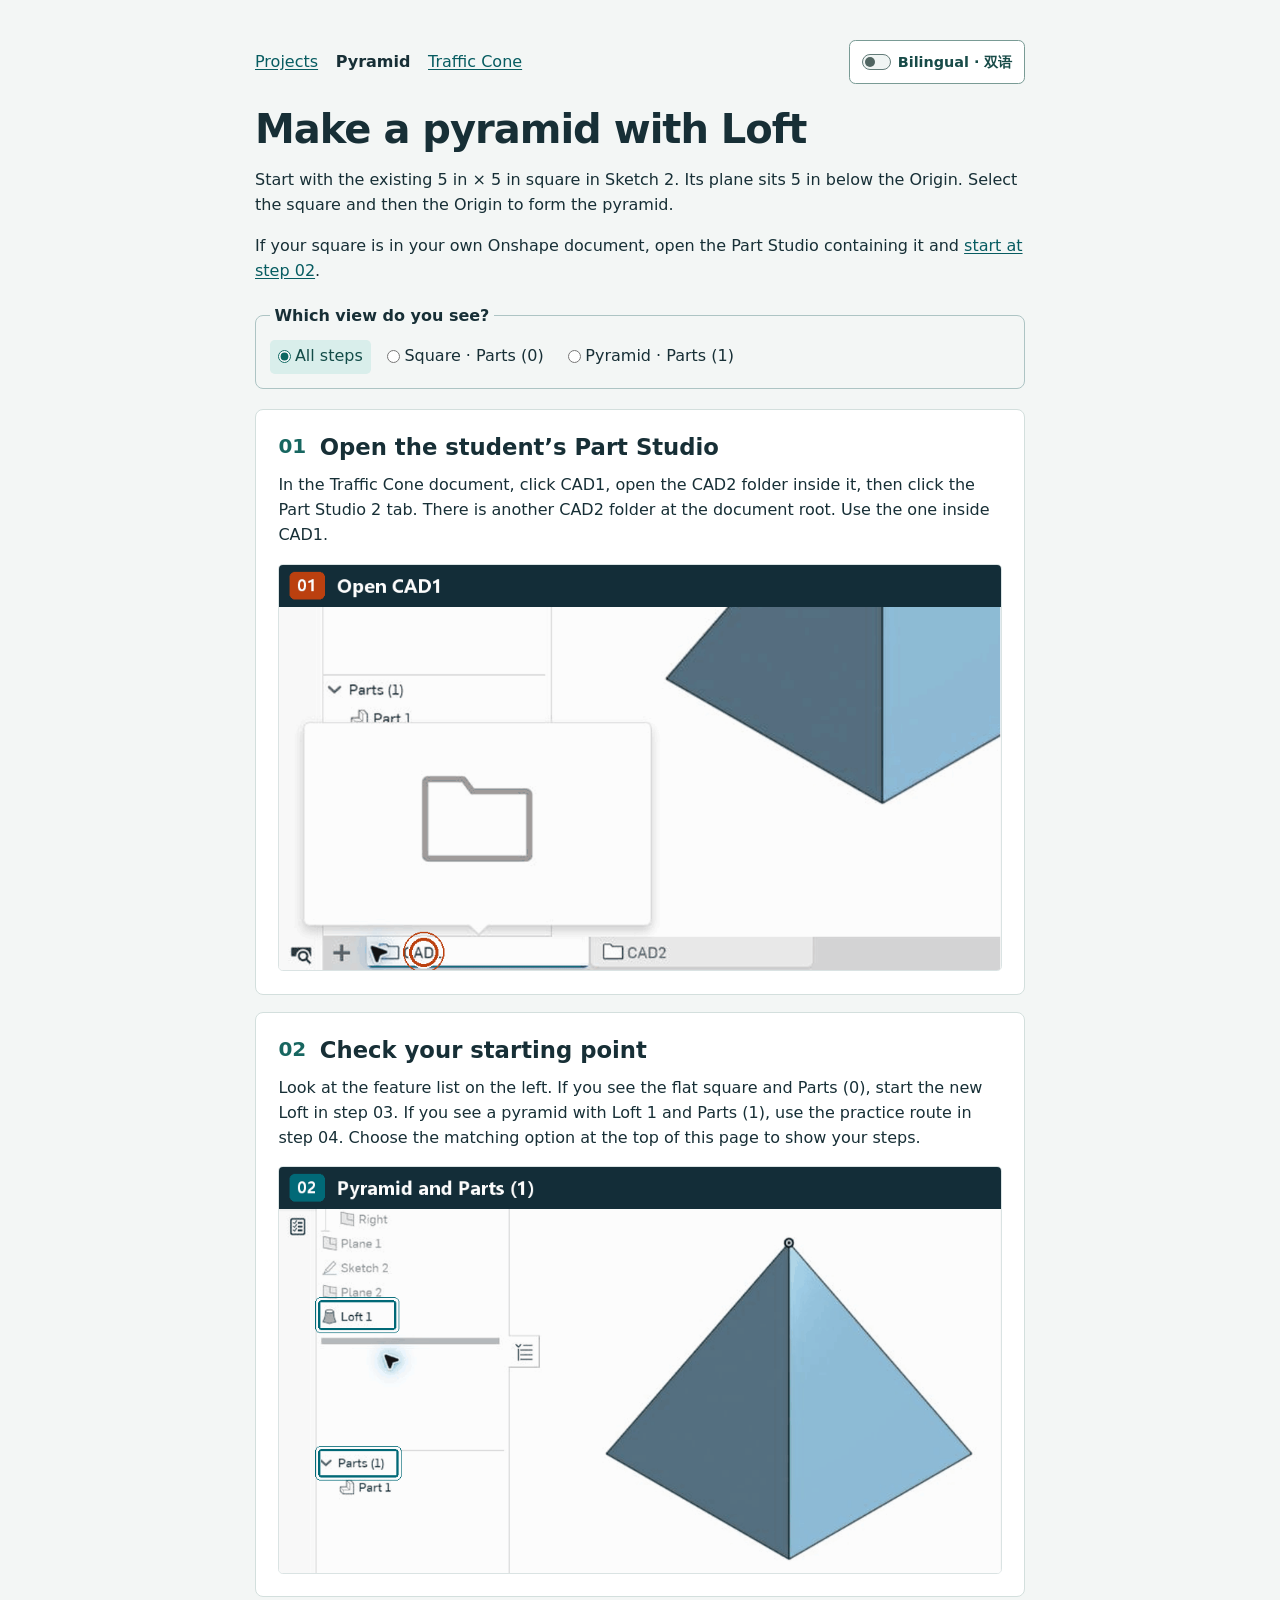
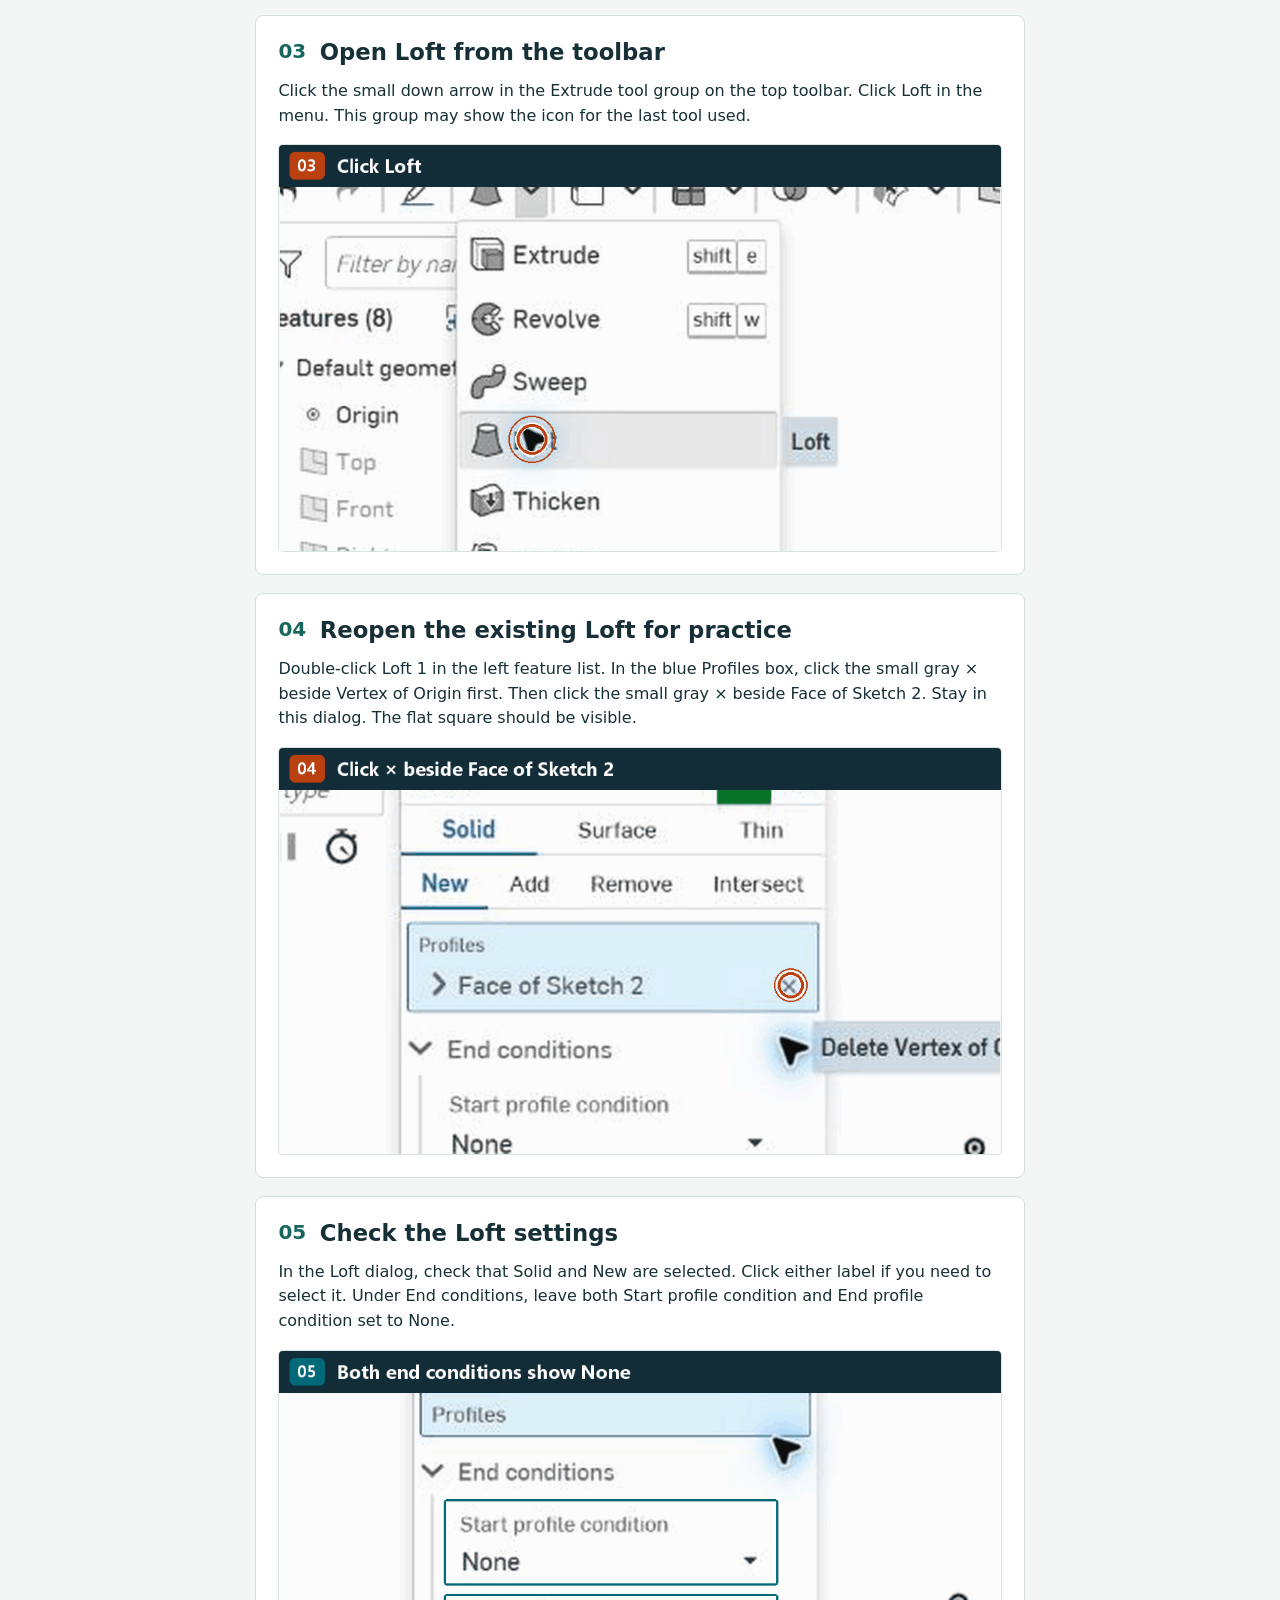
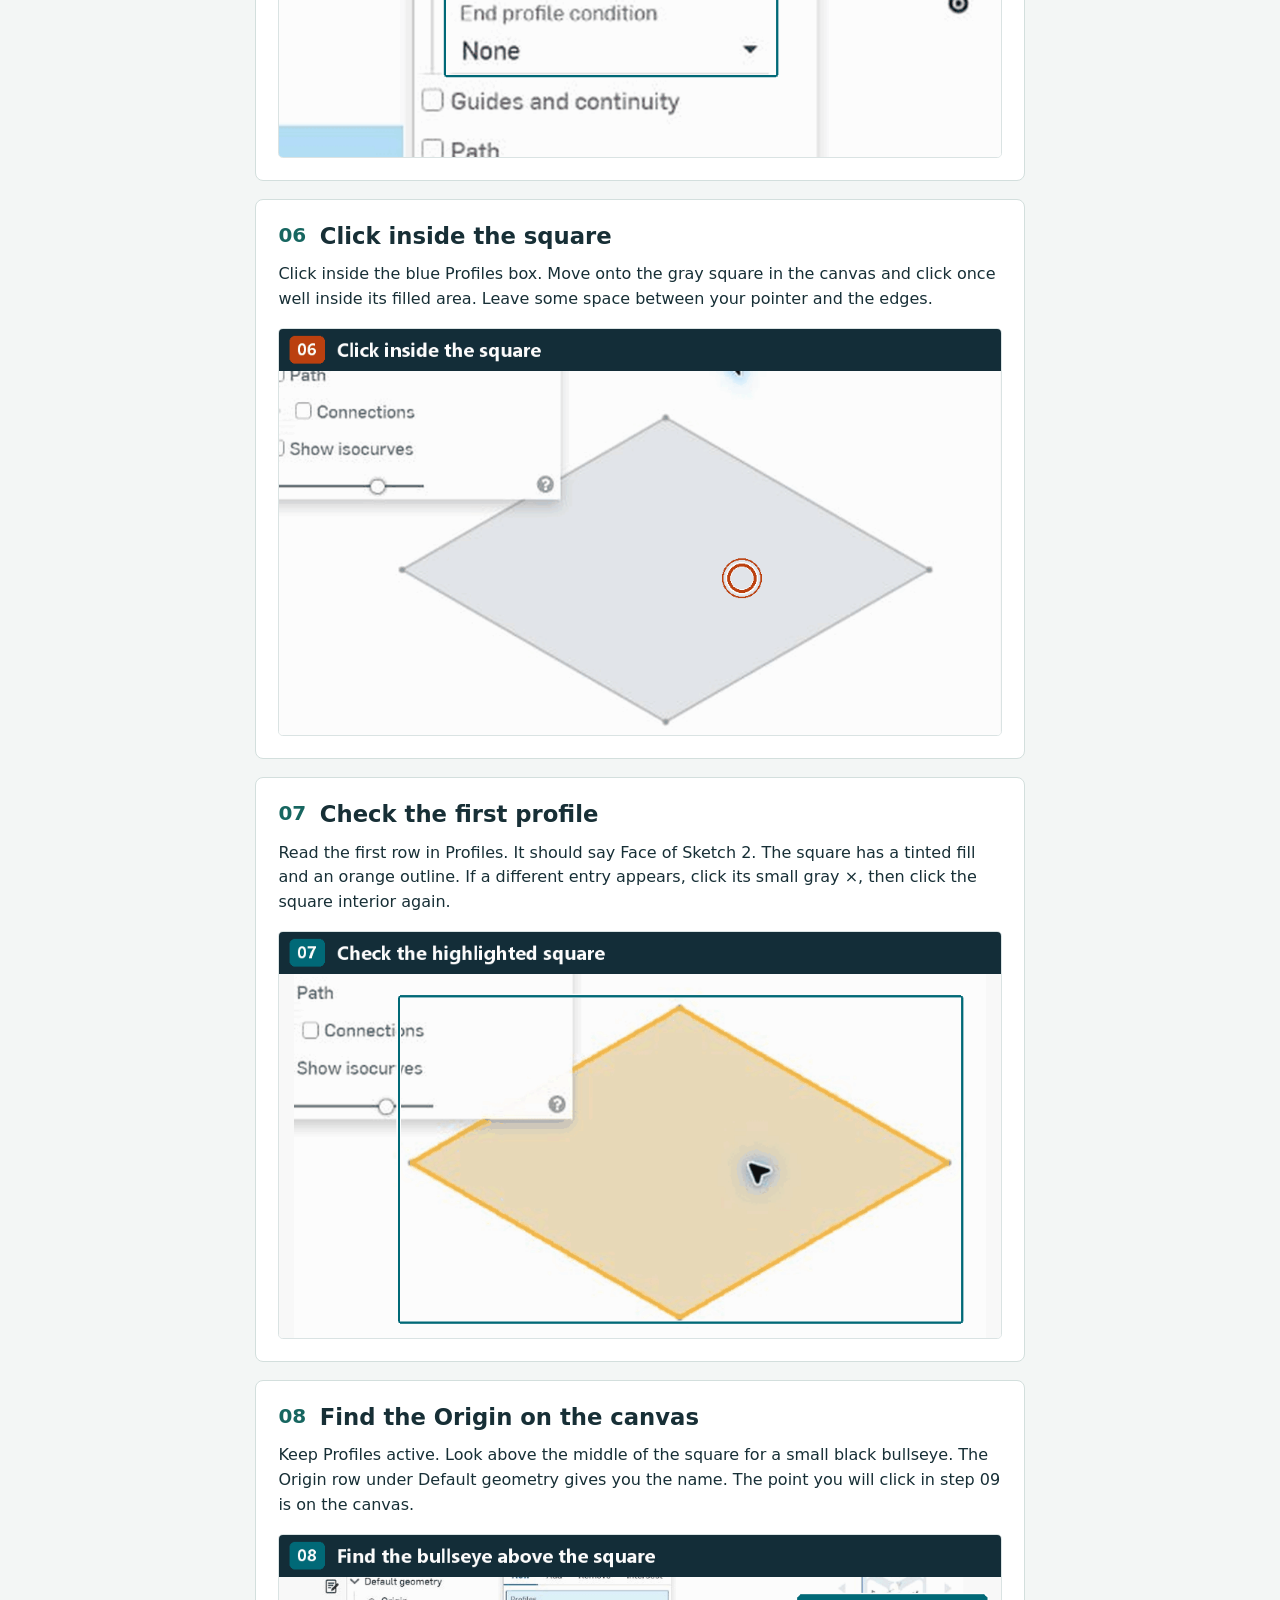
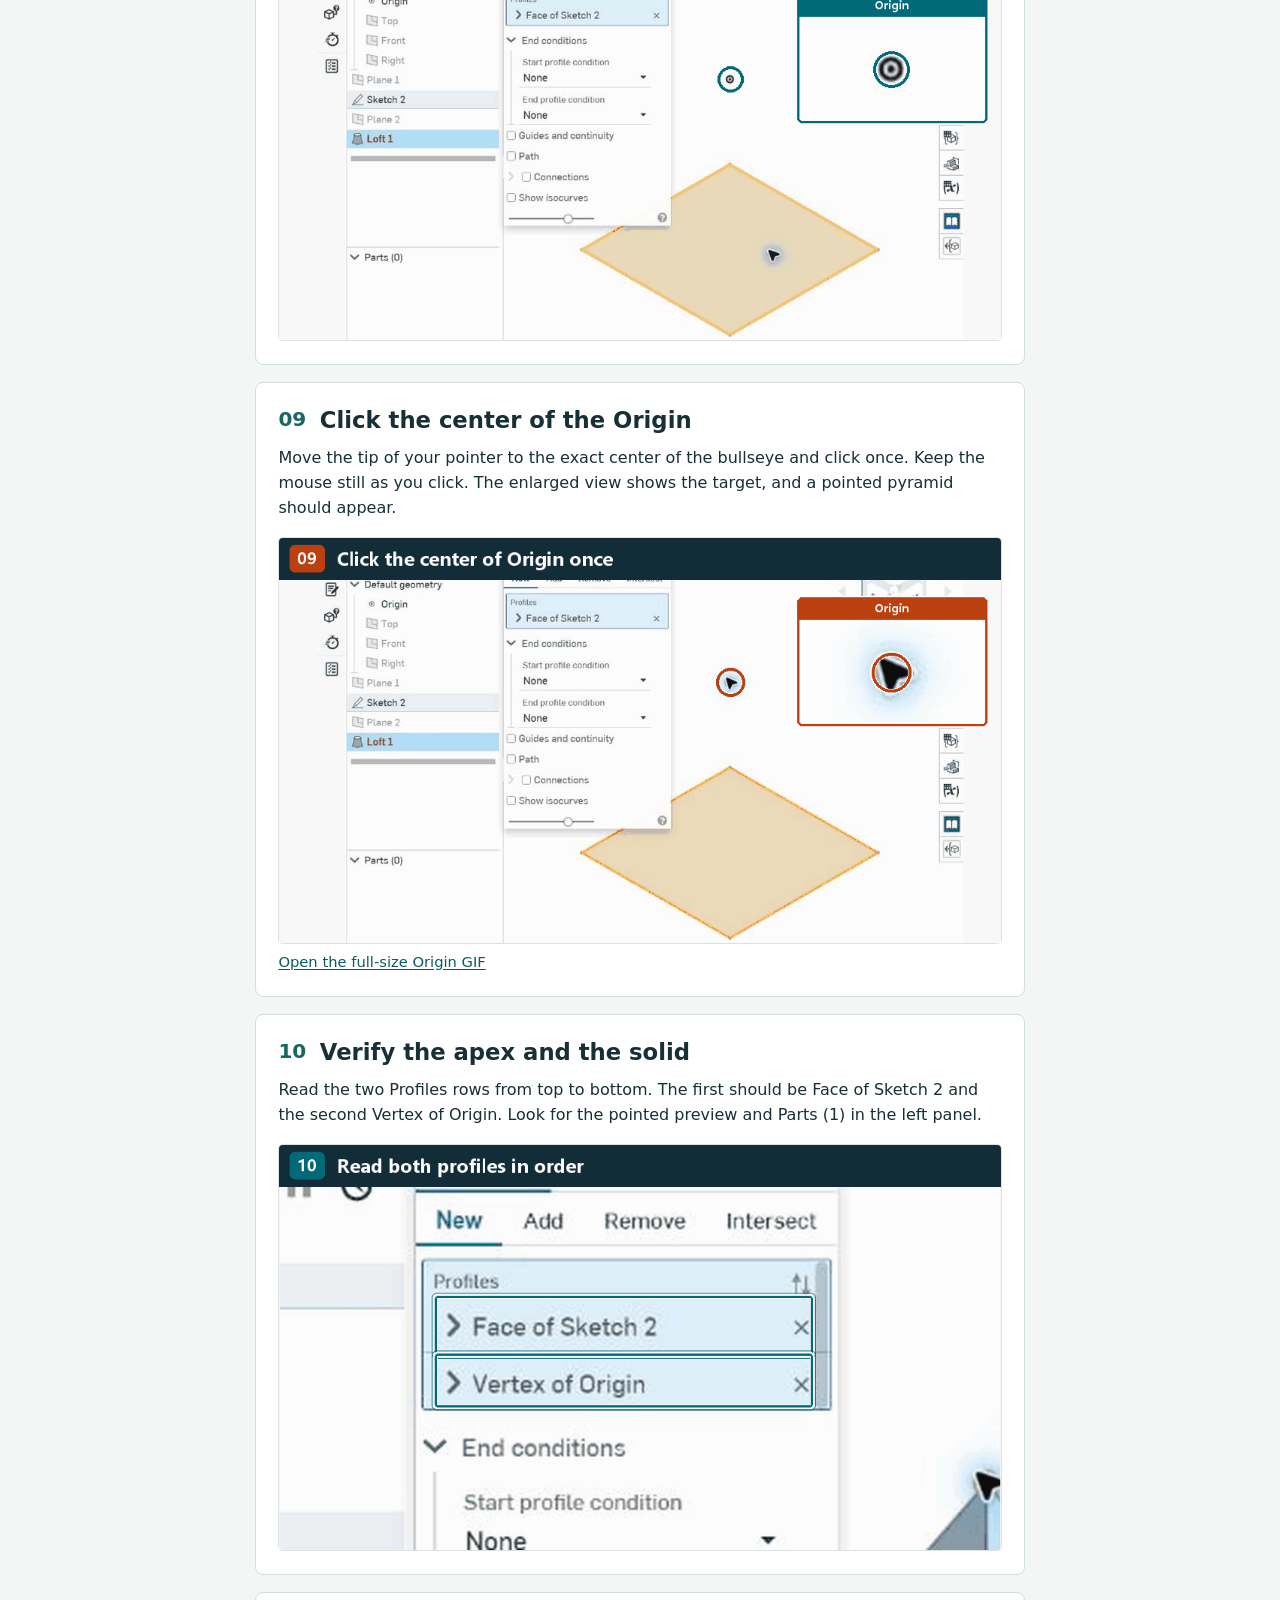
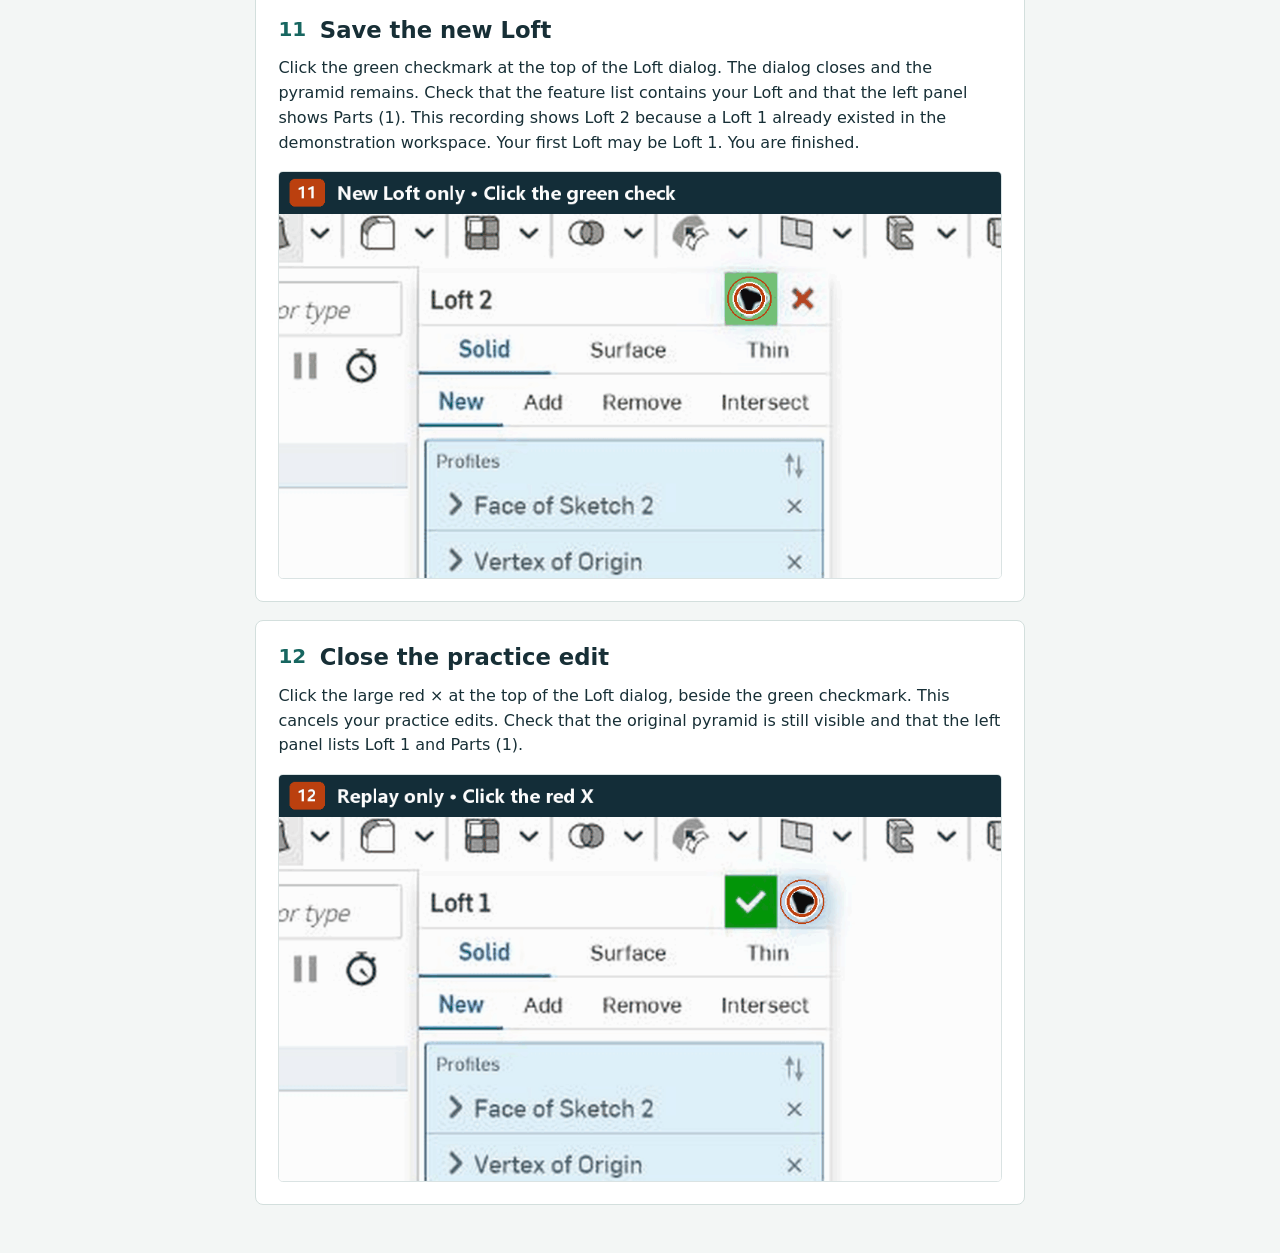
<file: pyramid/index.html>
<!doctype html>
<html lang="en"><head><meta charset="utf-8"><meta name="viewport" content="width=device-width, initial-scale=1">
<title>Make a pyramid with Loft | Onshape Notes</title>
<style>
:root{font-family:"Segoe UI","Microsoft YaHei",system-ui,sans-serif;color:#172f36;background:#f3f6f5;line-height:1.55}
*{box-sizing:border-box}body{margin:0}main{max-width:850px;margin:auto;padding:2.5rem clamp(.85rem,4vw,2.5rem) 3rem}
h1,h2,p{margin:0}h1{font-size:clamp(1.7rem,5vw,2.5rem);line-height:1.15;letter-spacing:-.025em}h1 span,h2 span{display:block;font-size:.73em;margin-top:.35rem;color:#35545b;letter-spacing:0}
.intro{margin-top:1rem}.zh{margin-top:.36rem;color:#40585e}a{color:#075c61;text-underline-offset:.15em}
.lessons{display:flex;flex-wrap:wrap;gap:.55rem 1.1rem;align-items:center;margin:0 0 1.4rem;font-size:1rem}.lessons a{padding:.23rem 0}.lessons [aria-current]{font-weight:650}
.lessons .toggle{margin-inline-start:auto}
fieldset{margin:1.25rem 0;padding:.7rem .85rem .9rem;border:1px solid #adc4c4;border-radius:.5rem}legend{font-weight:650;padding:0 .3rem}
.routes{display:flex;flex-wrap:wrap;gap:.5rem}.routes label{border-radius:.3rem;cursor:pointer;padding:.3rem .52rem;display:inline-flex;align-items:center;gap:.25rem}
.routes label:has(input:checked){background:#d9eeeb;color:#134c48}.routes input{accent-color:#0d6862;margin:0}
article{padding:clamp(.9rem,3vw,1.4rem);margin-top:1.1rem;border:1px solid #d3dfdd;background:white;border-radius:.5rem;scroll-margin-top:1rem}
h2{font-size:clamp(1.15rem,3vw,1.42rem);line-height:1.25;display:flex;align-items:flex-start;gap:.85rem;margin-bottom:.75rem}
.num{font-size:.88em;color:#176660;padding-top:.06rem;font-variant-numeric:tabular-nums}
figure{margin:1rem 0 0}img{display:block;width:100%;height:auto;border:1px solid #dae3e3;border-radius:.3rem}figcaption{margin-top:.4rem;font-size:.92rem}
[hidden]{display:none!important}@media(max-width:520px){main{padding-top:1.4rem}.routes{flex-direction:column;align-items:flex-start}}
@media print{article{break-inside:avoid}fieldset{display:none}}
</style>
<link rel="stylesheet" href="../language.css">
<script defer src="../language.js"></script></head>
<body><main><nav class="lessons" aria-label="Lessons">
<a href="../">Projects<span class="zh" lang="zh-CN">项目目录</span></a>
<span aria-current="page">Pyramid<span class="zh" lang="zh-CN">四棱锥</span></span>
<a href="../traffic-cone/">Traffic Cone<span class="zh" lang="zh-CN">交通锥</span></a>
<button id="bilingual-toggle" type="button" class="toggle" aria-pressed="false" hidden><span class="track" aria-hidden="true"></span><span>Bilingual · <span lang="zh-CN">双语</span></span></button>
</nav><header>
<h1>Make a pyramid with Loft<span class="zh" lang="zh-CN">用 Loft 放样制作金字塔</span></h1>
<p class="intro">Start with the existing 5 in × 5 in square in Sketch 2. Its plane sits 5 in below the Origin. Select the square and then the Origin to form the pyramid.</p>
<p class="zh" lang="zh-CN">从 Sketch 2 中已有的 5 英寸 × 5 英寸正方形开始。它的平面在 Origin 下方 5 英寸。依次选中正方形和 Origin，就能形成金字塔。</p>
<p class="intro">If your square is in your own Onshape document, open the Part Studio containing it and <a href="#step-02">start at step 02</a>.</p>
<p class="zh" lang="zh-CN">如果正方形画在你自己的 Onshape 文档里，打开画有正方形的 Part Studio，然后<a href="#step-02">从第 02 步开始</a>。</p>
</header>
<fieldset id="route-picker" hidden><legend>Which view do you see?<span class="zh" lang="zh-CN">你看到哪种情况？</span></legend>
<div class="routes">
<label><input type="radio" name="route" value="all" checked><span>All steps<span class="zh" lang="zh-CN">全部步骤</span></span></label>
<label><input type="radio" name="route" value="new"><span>Square · Parts (0)<span class="zh" lang="zh-CN">方形底面 · Parts (0)</span></span></label>
<label><input type="radio" name="route" value="practice"><span>Pyramid · Parts (1)<span class="zh" lang="zh-CN">已有金字塔 · Parts (1)</span></span></label>
</div></fieldset><article id="step-01" data-route="both"><h2><b class="num">01</b><b>Open the student’s Part Studio<span class="zh" lang="zh-CN">打开学生的零件工作室</span></b></h2><p>In the Traffic Cone document, click CAD1, open the CAD2 folder inside it, then click the Part Studio 2 tab. There is another CAD2 folder at the document root. Use the one inside CAD1.</p><p lang="zh-CN" class="zh">在 Traffic Cone 文档中点击 CAD1，进入它里面的 CAD2 文件夹，再点击底部的 Part Studio 2 标签。文档根目录还有一个同名的 CAD2，请选 CAD1 里面的那个。</p><figure><img src="../GIF/en/01.gif" data-bilingual-file="../GIF/01.gif" width="960" height="540" loading="lazy" alt="Step 01: Open the student’s Part Studio"></figure></article>
<article id="step-02" data-route="both"><h2><b class="num">02</b><b>Check your starting point<span class="zh" lang="zh-CN">确认从哪一步开始</span></b></h2><p>Look at the feature list on the left. If you see the flat square and Parts (0), start the new Loft in step 03. If you see a pyramid with Loft 1 and Parts (1), use the practice route in step 04. Choose the matching option at the top of this page to show your steps.</p><p lang="zh-CN" class="zh">看左侧特征列表。若画布上是平面正方形，左边显示 Parts (0)，从第 03 步新建放样。若已有金字塔，左边显示 Loft 1 和 Parts (1)，从第 04 步开始练习。可在页首选择对应情况，只看自己需要的步骤。</p><figure><img src="../GIF/en/02.gif" data-bilingual-file="../GIF/02.gif" width="960" height="540" loading="lazy" alt="Step 02: Check your starting point"></figure></article>
<article id="step-03" data-route="new"><h2><b class="num">03</b><b>Open Loft from the toolbar<span class="zh" lang="zh-CN">从工具栏打开 Loft</span></b></h2><p>Click the small down arrow in the Extrude tool group on the top toolbar. Click Loft in the menu. This group may show the icon for the last tool used.</p><p lang="zh-CN" class="zh">点击顶部工具栏中 Extrude 工具组旁的小向下箭头，在菜单中点击 Loft（放样）。这个工具组可能显示上一次用过的工具图标。</p><figure><img src="../GIF/en/03.gif" data-bilingual-file="../GIF/03.gif" width="960" height="540" loading="lazy" alt="Step 03: Open Loft from the toolbar"></figure></article>
<article id="step-04" data-route="practice"><h2><b class="num">04</b><b>Reopen the existing Loft for practice<span class="zh" lang="zh-CN">打开已有的 Loft 进行练习</span></b></h2><p>Double-click Loft 1 in the left feature list. In the blue Profiles box, click the small gray × beside Vertex of Origin first. Then click the small gray × beside Face of Sketch 2. Stay in this dialog. The flat square should be visible.</p><p lang="zh-CN" class="zh">双击左侧特征列表的 Loft 1。在蓝色 Profiles 框内，先点击 Vertex of Origin 右端的小灰叉，再点击 Face of Sketch 2 右端的小灰叉。保留当前窗口，画布上应能看到平面正方形。</p><figure><img src="../GIF/en/04.gif" data-bilingual-file="../GIF/04.gif" width="960" height="540" loading="lazy" alt="Step 04: Reopen the existing Loft for practice"></figure></article>
<article id="step-05" data-route="both"><h2><b class="num">05</b><b>Check the Loft settings<span class="zh" lang="zh-CN">检查放样设置</span></b></h2><p>In the Loft dialog, check that Solid and New are selected. Click either label if you need to select it. Under End conditions, leave both Start profile condition and End profile condition set to None.</p><p lang="zh-CN" class="zh">在 Loft 窗口中确认 Solid（实体）和 New（新建）已选中；若未选中，点击对应标签。在 End conditions 下，让 Start profile condition 和 End profile condition 都保持 None。</p><figure><img src="../GIF/en/05.gif" data-bilingual-file="../GIF/05.gif" width="960" height="540" loading="lazy" alt="Step 05: Check the Loft settings"></figure></article>
<article id="step-06" data-route="both"><h2><b class="num">06</b><b>Click inside the square<span class="zh" lang="zh-CN">点击正方形内部</span></b></h2><p>Click inside the blue Profiles box. Move onto the gray square in the canvas and click once well inside its filled area. Leave some space between your pointer and the edges.</p><p lang="zh-CN" class="zh">先点击蓝色 Profiles 框内，再把鼠标移到画布上的灰色正方形里面。找一个离边线和角点稍远的位置，在填充区域内单击一次。</p><figure><img src="../GIF/en/06.gif" data-bilingual-file="../GIF/06.gif" width="960" height="540" loading="lazy" alt="Step 06: Click inside the square"></figure></article>
<article id="step-07" data-route="both"><h2><b class="num">07</b><b>Check the first profile<span class="zh" lang="zh-CN">核对第一个截面</span></b></h2><p>Read the first row in Profiles. It should say Face of Sketch 2. The square has a tinted fill and an orange outline. If a different entry appears, click its small gray ×, then click the square interior again.</p><p lang="zh-CN" class="zh">看 Profiles 的第一行，应显示 Face of Sketch 2。此时正方形内部带有颜色，轮廓为橙色。如果名称不同，点击那一行右端的小灰叉，再次点击正方形内部。</p><figure><img src="../GIF/en/07.gif" data-bilingual-file="../GIF/07.gif" width="960" height="540" loading="lazy" alt="Step 07: Check the first profile"></figure></article>
<article id="step-08" data-route="both"><h2><b class="num">08</b><b>Find the Origin on the canvas<span class="zh" lang="zh-CN">在画布上找到 Origin</span></b></h2><p>Keep Profiles active. Look above the middle of the square for a small black bullseye. The Origin row under Default geometry gives you the name. The point you will click in step 09 is on the canvas.</p><p lang="zh-CN" class="zh">保持 Profiles 处于选取状态。在正方形中心上方找一个黑色的小靶心。左侧 Default geometry 下的 Origin 是这个点的名称。第 09 步要点的是画布上的小靶心。</p><figure><img src="../GIF/en/08.gif" data-bilingual-file="../GIF/08.gif" width="960" height="540" loading="lazy" alt="Step 08: Find the Origin on the canvas"></figure></article>
<article id="step-09" data-route="both"><h2><b class="num">09</b><b>Click the center of the Origin<span class="zh" lang="zh-CN">点中 Origin 的靶心</span></b></h2><p>Move the tip of your pointer to the exact center of the bullseye and click once. Keep the mouse still as you click. The enlarged view shows the target, and a pointed pyramid should appear.</p><p lang="zh-CN" class="zh">把鼠标指针尖端移到小靶心的正中央，保持鼠标不动，单击一次。动图中的放大图显示了落点，随后画布上应该出现有尖顶的金字塔。</p><figure><img src="../GIF/en/09.gif" data-bilingual-file="../GIF/09.gif" width="960" height="540" loading="lazy" alt="Step 09: Click the center of the Origin"><figcaption><a href="../GIF/en/09.gif" data-bilingual-file="../GIF/09.gif" target="_blank" rel="noopener">Open the full-size Origin GIF<span class="zh" lang="zh-CN">单独打开原尺寸 Origin 动图</span></a></figcaption></figure></article>
<article id="step-10" data-route="both"><h2><b class="num">10</b><b>Verify the apex and the solid<span class="zh" lang="zh-CN">核对顶点和实体</span></b></h2><p>Read the two Profiles rows from top to bottom. The first should be Face of Sketch 2 and the second Vertex of Origin. Look for the pointed preview and Parts (1) in the left panel.</p><p lang="zh-CN" class="zh">从上往下检查 Profiles 的两行。第一行应是 Face of Sketch 2，第二行应是 Vertex of Origin。画布应显示尖顶预览，左侧零件列表应显示 Parts (1)。</p><figure><img src="../GIF/en/10.gif" data-bilingual-file="../GIF/10.gif" width="960" height="540" loading="lazy" alt="Step 10: Verify the apex and the solid"></figure></article>
<article id="step-11" data-route="new"><h2><b class="num">11</b><b>Save the new Loft<span class="zh" lang="zh-CN">保存新建的放样</span></b></h2><p>Click the green checkmark at the top of the Loft dialog. The dialog closes and the pyramid remains. Check that the feature list contains your Loft and that the left panel shows Parts (1). This recording shows Loft 2 because a Loft 1 already existed in the demonstration workspace. Your first Loft may be Loft 1. You are finished.</p><p lang="zh-CN" class="zh">点击 Loft 窗口顶部的绿色对勾。窗口关闭后，金字塔应保留在画布上。确认左侧特征列表出现了你的 Loft，零件列表显示 Parts (1)。录制用的工作区之前已有 Loft 1，所以动图中新建的特征叫 Loft 2。你第一次创建时可能显示 Loft 1。到这里就完成了。</p><figure><img src="../GIF/en/11.gif" data-bilingual-file="../GIF/11.gif" width="960" height="540" loading="lazy" alt="Step 11: Save the new Loft"></figure></article>
<article id="step-12" data-route="practice"><h2><b class="num">12</b><b>Close the practice edit<span class="zh" lang="zh-CN">退出已有放样的练习</span></b></h2><p>Click the large red × at the top of the Loft dialog, beside the green checkmark. This cancels your practice edits. Check that the original pyramid is still visible and that the left panel lists Loft 1 and Parts (1).</p><p lang="zh-CN" class="zh">点击 Loft 窗口顶部绿色对勾旁的红色大叉。这会取消本次练习中的编辑。确认画布上仍有原来的金字塔，左侧仍显示 Loft 1 和 Parts (1)。</p><figure><img src="../GIF/en/12.gif" data-bilingual-file="../GIF/12.gif" width="960" height="540" loading="lazy" alt="Step 12: Close the practice edit"></figure></article>
</main><script>
for (const media of document.querySelectorAll('[data-bilingual-file]')) {
  const attribute = media.tagName === 'IMG' ? 'src' : 'href';
  const englishFile = media.getAttribute(attribute);
  document.addEventListener('onshape-language-change', event => {
    const file = event.detail ? media.dataset.bilingualFile : englishFile;
    if (media.getAttribute(attribute) !== file) media.setAttribute(attribute, file);
  });
}

const picker = document.querySelector('#route-picker');
picker.hidden = false;
picker.addEventListener('change', event => {
  const choice = event.target.value;
  document.querySelectorAll('article[data-route]').forEach(step => {
    step.hidden = choice !== 'all' && step.dataset.route !== 'both' && step.dataset.route !== choice;
  });
});
</script></body></html>
</file>
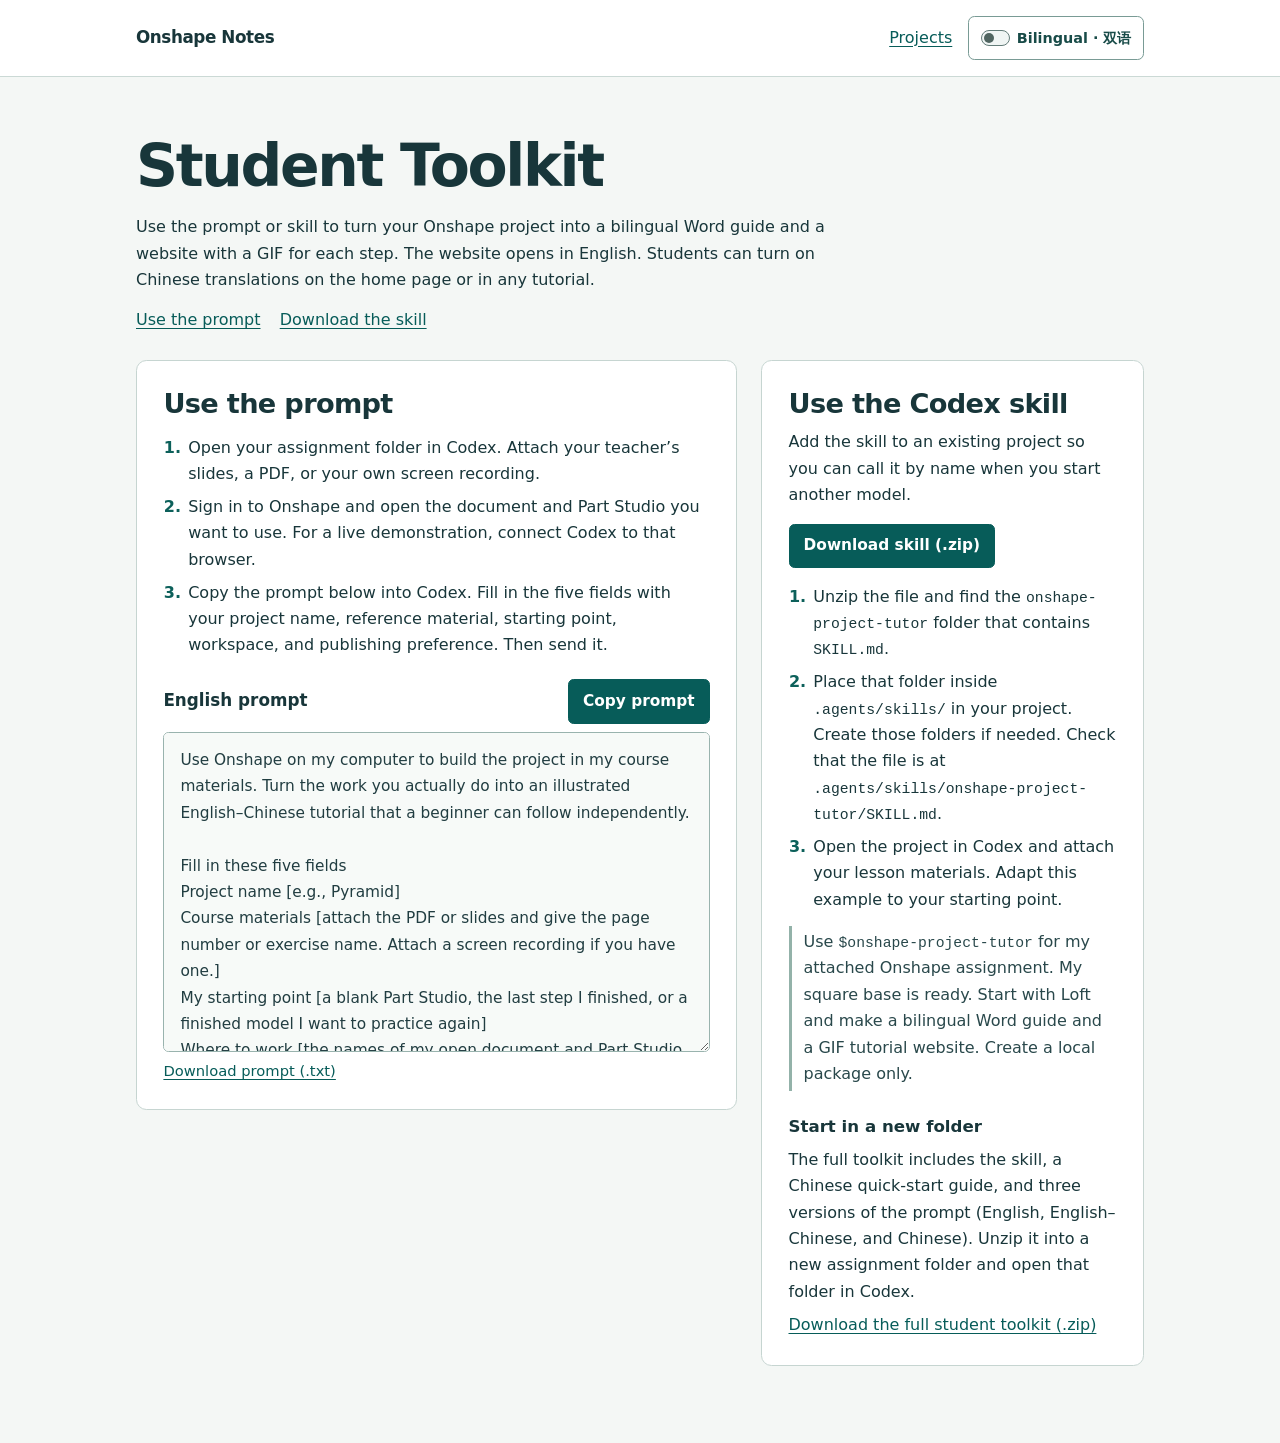
<file: student-toolkit/index.html>
<!doctype html>
<html lang="en">
<head>
  <meta charset="utf-8">
  <meta name="viewport" content="width=device-width, initial-scale=1">
  <meta name="description" content="Use a ready-to-copy prompt or a reusable Codex skill to turn your Onshape project into a bilingual Word guide and a website with step-by-step GIFs.">
  <title>Student Toolkit | Onshape Notes</title>
  <link rel="stylesheet" href="../language.css">
  <script defer src="../language.js"></script>
  <style>
    :root {
      color-scheme: light;
      font-family: "Segoe UI", "Microsoft YaHei", system-ui, sans-serif;
      color: #18363a;
      background: #f4f7f5;
      line-height: 1.65;
    }
    * { box-sizing: border-box; }
    body { margin: 0; }
    [hidden] { display: none !important; }
    a { color: #075c59; text-underline-offset: .19em; }
    a:hover { text-decoration-thickness: 2px; }
    :where(a,button,textarea):focus-visible { outline: 3px solid #167671; outline-offset: 4px; }
    .wrap { width: min(calc(100% - 2.5rem), 63rem); margin-inline: auto; }
    .mast { background: white; border-bottom: 1px solid #cbd9d5; }
    .mast .wrap { display: flex; justify-content: space-between; align-items: center; gap: 1rem; padding-block: 1rem; }
    .brand { font-size: 1.05rem; font-weight: 700; letter-spacing: -.025em; }
    .intro { margin: clamp(2rem,5vw,3.5rem) 0 1.65rem; }
    h1,h2,h3,p { margin: 0; }
    h1 { font-size: clamp(2.25rem,5vw,3.65rem); line-height: 1.16; letter-spacing: -.04em; }
    .lede { margin-top: .85rem; max-width: 46em; }
    .jump { display: flex; gap: 1.2rem; margin-top: .85rem; }
    .layout { display: grid; grid-template-columns: minmax(0, 1.57fr) minmax(0, 1fr); align-items: start; gap: clamp(1rem, 2.4vw, 1.5rem); padding-bottom: clamp(2.5rem,6vw,5rem); }
    section { min-width: 0; border: 1px solid #c6d5d1; background: white; border-radius: .65rem; padding: clamp(1.15rem, 2.3vw, 1.65rem); scroll-margin-top: 1rem; }
    h2 { font-size: clamp(1.4rem, 2.7vw, 1.7rem); line-height: 1.28; letter-spacing: -.025em; }
    h3 { font-size: 1.04rem; line-height: 1.5; margin-top: 1.5rem; }
    section p { margin-top: .45rem; }
    ol { padding-inline-start: 1.45em; margin: .8rem 0; }
    li { margin-block: .4rem; padding-inline-start: .1em; }
    li::marker { font-weight: 650; color: #0c605a; }
    .prompt-bar { display: flex; flex-wrap: wrap; align-items: center; justify-content: space-between; gap: .55rem 1rem; margin: 1.25rem 0 .5rem; }
    .prompt-bar label { font-size: 1.05rem; font-weight: 700; }
    .button { display: inline-flex; align-items: center; justify-content: center; min-height: 2.8rem; padding: .49rem .88rem; border: 1px solid #075c59; border-radius: .35rem; background: #075c59; color: white; font: inherit; font-size: .96rem; font-weight: 650; cursor: pointer; text-decoration: none; }
    .button:hover { background: #064b49; }
    textarea {
      display: block; width: 100%; height: 20rem; min-height: 12rem; padding: .9rem 1rem;
      border: 1px solid #99b3ae; border-radius: .35rem; font: inherit; font-size: .96rem;
      line-height: 1.72; color: #213d41; background: #f7faf8; resize: vertical;
    }
    #copy-status { color: #075c59; font-weight: 600; }
    #copy-status:empty { margin: 0; }
    .fine { font-size: .92rem; color: #476165; }
    .actions { margin-block: .95rem; }
    code { font-family: ui-monospace, Consolas, monospace; font-size: .92em; overflow-wrap: anywhere; }
    .example { border-left: 3px solid #93b2a9; margin: .6rem 0 0; padding: .2rem 0 .2rem .75rem; color: #29484b; overflow-wrap: anywhere; }
    @media(max-width: 720px) {
      .wrap { width: min(calc(100% - 2rem), 38rem); }
      .layout { grid-template-columns: minmax(0, 1fr); }
      .intro { margin-bottom: 1.25rem; }
      textarea { height: 16rem; }
    }


    .zh { color: #476165; font-size: .94em; }
    .button .zh { color: inherit; }
    .button:has(.zh) { flex-direction: column; }
    .mast .wrap, .mast-nav { flex-wrap: wrap; }
    .mast-nav { display: flex; gap: .6rem 1rem; align-items: center; }
    h1 .zh { font-size: .47em; line-height: 1.4; margin-top: .1em; letter-spacing: 0; }
    h2 .zh, h3 .zh { font-size: .78em; margin-top: .18em; font-weight: 600; }
    @media(max-width: 520px) { .mast .wrap { gap: .4rem 1rem; } .mast-nav { gap: .5rem .75rem; } }
  </style>
</head>
<body>
  <header class="mast">
    <div class="wrap">
      <span class="brand">Onshape Notes</span>
      <nav class="mast-nav" aria-label="Toolkit navigation">
        <a href="../">Projects<span class="zh" lang="zh-CN">项目目录</span></a>
        <button id="bilingual-toggle" type="button" class="toggle" aria-pressed="false" hidden>
          <span class="track" aria-hidden="true"></span><span>Bilingual · <span lang="zh-CN">双语</span></span>
        </button>
      </nav>
    </div>
  </header>
  <main class="wrap">
    <header class="intro">
      <h1>Student Toolkit<span class="zh" lang="zh-CN">学生工具包</span></h1>
      <p class="lede">Use the prompt or skill to turn your Onshape project into a bilingual Word guide and a website with a GIF for each step. The website opens in English. Students can turn on Chinese translations on the home page or in any tutorial.<span class="zh" lang="zh-CN">用提示词或 Skill，把自己的 Onshape 项目做成双语 Word 教程和每步配有 GIF 的网站。网站默认显示英文，学生可以在首页或任何教程页打开中文辅助。</span></p>
      <nav class="jump" aria-label="On this page">
        <a href="#prompt">Use the prompt<span class="zh" lang="zh-CN">使用提示词</span></a>
        <a href="#skill">Download the skill<span class="zh" lang="zh-CN">下载 Skill</span></a>
      </nav>
    </header>
    <div class="layout">
      <section id="prompt" aria-labelledby="prompt-title">
        <h2 id="prompt-title">Use the prompt<span class="zh" lang="zh-CN">直接使用提示词</span></h2>
        <ol>
          <li>Open your assignment folder in Codex. Attach your teacher’s slides, a PDF, or your own screen recording.<span class="zh" lang="zh-CN">用 Codex 打开作业文件夹，附上老师给的课件、PDF 或自己的录屏。</span></li>
          <li>Sign in to Onshape and open the document and Part Studio you want to use. For a live demonstration, connect Codex to that browser.<span class="zh" lang="zh-CN">登录 Onshape，打开要使用的文档和 Part Studio。如需现场演示，请让 Codex 连接到这个浏览器。</span></li>
          <li>Copy the prompt below into Codex. Fill in the five fields with your project name, reference material, starting point, workspace, and publishing preference. Then send it.<span class="zh" lang="zh-CN">把下面的提示词复制到 Codex。填写项目名称、参考材料、当前进度、操作位置和发布方式，再发送。</span></li>
        </ol>
        <div class="prompt-bar">
          <label for="prompt-text"><span id="prompt-language">English prompt</span><span class="zh" lang="zh-CN">英中对照提示词</span></label>
          <button type="button" id="copy-prompt" class="button" hidden>Copy prompt<span class="zh" lang="zh-CN">复制提示词</span></button>
        </div>
        <textarea id="prompt-text" readonly spellcheck="false">Use Onshape on my computer to build the project in my course materials. Turn the work you actually do into an illustrated English–Chinese tutorial that a beginner can follow independently.

Fill in these five fields
Project name [e.g., Pyramid]
Course materials [attach the PDF or slides and give the page number or exercise name. Attach a screen recording if you have one.]
My starting point [a blank Part Studio, the last step I finished, or a finished model I want to practice again]
Where to work [the names of my open document and Part Studio, or a request to create a new practice document]
How to share [make a local package by default. To publish, write “Please publish to my GitHub Pages site” and add the repository link.]

How to build and document the project
1. Read my course materials, then look at my open Onshape document. Check the feature list, the geometry already in place, the units, and the expected finished shape. Continue from my starting point. Label any dimension you choose because the materials leave it unspecified as a “suggested practice value.” If you are unsure which file to edit, ask me to identify it first.

2. Build the model in Onshape and capture the screen as you work. You can also use excerpts from my own recording. For each step, state the goal first. Then say whether to click, double-click, or right-click. Give the English name of the button or menu, the exact face, edge, point, or field to select, where to start and end any drag, what number and unit to enter, which key confirms it, and what should appear. For example, when selecting the Origin on the canvas as the apex, zoom in on the bullseye and the tip of the pointer. Then show the new “Vertex of Origin” entry in Profiles. Choose checks that fit this project.

3. Make a looping GIF of about 1–2 seconds for each step. Show the target, the click, and the result. Split a long series of clicks into smaller steps. Enlarge the relevant area of the actual recording when the target is easy to miss. Label a step with only a still image “Screenshot demonstration.” If a click is missing, record it again when possible. If footage is still missing, keep the step number in both Word and the website and mark it “Recording needed.” Tell me what should be on screen at the start, where to click, and what result to capture. If an error appears, explain how to recognize and fix it. If you cannot control the browser, use my recording to complete the steps you can verify.

4. Create an editable bilingual Word document (.docx). For each step, put the English instructions first and the Chinese translation immediately below. Keep the English button names used in Onshape. Embed the matching GIF below the instructions, followed by one sentence describing what I should see when the step works. Keep the step numbers, values, and units consistent.

5. Build a static site with a project directory at index.html. Give each project its own tutorial page (e.g., pyramid/index.html), a link back to the directory, and links to individual steps such as #step-09. On a first visit, the home page and every tutorial must show English only. Put a “Bilingual · 双语” button on each page. One click shows Chinese directly below each English title, label, caption, and step instruction. Click again to hide the translations. Remember the choice across pages and after a refresh. When adding a lesson to an existing site, reuse its language button and saved preference.

Place a playable GIF below each step and let students open it at full size. Match the step numbers and demonstrations in Word. In English mode, use GIFs and diagrams with English labels or no text. If a visual has Chinese labels built in, switch both the embedded image and its full-size link to the version for the selected language.

6. Package the editable Word guide, website, and GIFs together. After extraction, double-clicking index.html must open the site offline. Keep the English instructions readable even when JavaScript is off. Crop account details and private document addresses out of shared media. On desktop and mobile, test a fresh visit, switch both ways, open a project, return home, and refresh. Test the button with the keyboard, play a GIF, open it full size, and check the Word layout. Publish only if I specify a destination. Keep the existing lessons and upload only public-facing site files to that repository. After deployment, click a project from the public home page, confirm its own path (e.g., /pyramid/), and send me the link you tested.
</textarea>
        <template id="bilingual-prompt">Use Onshape on my computer to build the project in my course materials. Turn the work you actually do into an illustrated English–Chinese tutorial that a beginner can follow independently.
请在我自己的电脑上，按课件完成一个 Onshape 项目，并把实际操作做成一份初学者可以独立跟做的中英双语动图教程。

Fill in these five fields
【先填这几项】
Project name [e.g., Pyramid]
项目名称：【例如 Pyramid】
Course materials [attach the PDF or slides and give the page number or exercise name. Attach a screen recording if you have one.]
参考材料：【上传 PDF/PPT，写页码或题目；已有录屏也可附上】
My starting point [a blank Part Studio, the last step I finished, or a finished model I want to practice again]
我的起点：【空白 Part Studio／已完成哪一步／已有成品想重练】
Where to work [the names of my open document and Part Studio, or a request to create a new practice document]
操作位置：【已打开的文档与 Part Studio 名称，或新建练习文档】
How to share [make a local package by default. To publish, write “Please publish to my GitHub Pages site” and add the repository link.]
发布方式：【默认只做本地包；如需发布，写“请发布到我的 GitHub Pages”并填写仓库链接】

How to build and document the project
【请这样操作并交付】
1. Read my course materials, then look at my open Onshape document. Check the feature list, the geometry already in place, the units, and the expected finished shape. Continue from my starting point. Label any dimension you choose because the materials leave it unspecified as a “suggested practice value.” If you are unsure which file to edit, ask me to identify it first.
1. 先读课件，再看我当前打开的 Onshape，确认特征树、已有几何、单位和目标成品。从我的起点继续。课件没给的尺寸如需自定，请标为“练习建议值”。分不清应改哪个文件时，先问我具体文件。

2. Build the model in Onshape and capture the screen as you work. You can also use excerpts from my own recording. For each step, state the goal first. Then say whether to click, double-click, or right-click. Give the English name of the button or menu, the exact face, edge, point, or field to select, where to start and end any drag, what number and unit to enter, which key confirms it, and what should appear. For example, when selecting the Origin on the canvas as the apex, zoom in on the bullseye and the tip of the pointer. Then show the new “Vertex of Origin” entry in Profiles. Choose checks that fit this project.
2. 请实际操作建模，并在操作时捕捉真实画面；也可以剪我提供的真实录屏。每个步骤写清鼠标单击、双击还是右击，按钮或菜单的英文名，应该点哪个面、边、点或输入框，拖动从哪里到哪里，输入哪个数和单位，按什么键确认，以及做对后看到什么。先说目标再说点击位置。例如，选画布上的 Origin 作锥顶时，放大靶心和鼠标落点，并展示 Profiles 新出现的 Vertex of Origin。按项目需要选择相应的检查点。

3. Make a looping GIF of about 1–2 seconds for each step. Show the target, the click, and the result. Split a long series of clicks into smaller steps. Enlarge the relevant area of the actual recording when the target is easy to miss. Label a step with only a still image “Screenshot demonstration.” If a click is missing, record it again when possible. If footage is still missing, keep the step number in both Word and the website and mark it “Recording needed.” Tell me what should be on screen at the start, where to click, and what result to capture. If an error appears, explain how to recognize and fix it. If you cannot control the browser, use my recording to complete the steps you can verify.
3. 每步做一个约 1–2 秒的循环 GIF，让学生看清“目标 → 点击 → 结果”。动作太多就拆开，容易点错的位置用真实画面局部放大。仅有截图的步骤标为“截图示范”。如果漏了一次点击，能补录就补录；缺少画面时，在 Word 和网页保留其编号并标“待补录”，告诉我要从哪个画面开始、点什么、录到哪个结果。遇到报错，解释怎样识别和修复。如果暂时无法控制浏览器，先用我的录屏完成能核实的部分。

4. Create an editable bilingual Word document (.docx). For each step, put the English instructions first and the Chinese translation immediately below. Keep the English button names used in Onshape. Embed the matching GIF below the instructions, followed by one sentence describing what I should see when the step works. Keep the step numbers, values, and units consistent.
4. 生成一份可编辑的双语 Word（.docx）：每步先英文、下方紧跟中文，保留 Onshape 界面的英文按钮名。把对应 GIF 嵌在这一步下面，紧接一句“成功时看到什么”。步骤号、数字和单位前后一致。

5. Build a static site with a project directory at index.html. Give each project its own tutorial page (e.g., pyramid/index.html), a link back to the directory, and links to individual steps such as #step-09. On a first visit, the home page and every tutorial must show English only. Put a “Bilingual · 双语” button on each page. One click shows Chinese directly below each English title, label, caption, and step instruction. Click again to hide the translations. Remember the choice across pages and after a refresh. When adding a lesson to an existing site, reuse its language button and saved preference.
5. 生成静态网站，首页 index.html 显示项目目录。每个项目都有独立教程页（如 pyramid/index.html）、返回目录的链接，以及 #step-09 这样的步骤直达链接。首次访问首页或任何教程页时，默认只显示英文。每页都放一个「Bilingual · 双语」按钮。点一次，在每个英文标题、标签、图注和步骤说明的正下方显示对应中文。再点一次收起译文。切换页面或刷新后，记住学生的选择。 给已有网站添加新课时，沿用该站的语言按钮和保存的语言设置。

Place a playable GIF below each step and let students open it at full size. Match the step numbers and demonstrations in Word. In English mode, use GIFs and diagrams with English labels or no text. If a visual has Chinese labels built in, switch both the embedded image and its full-size link to the version for the selected language.
每步说明下方放一张可以循环播放、单独打开放大的 GIF，步骤号和演示内容与 Word 对应。英文模式使用英文标注或无文字的 GIF 和示意图。如果中文标签已经嵌入画面，切换语言时让页内配图和原图链接一起切到对应语言的版本。

6. Package the editable Word guide, website, and GIFs together. After extraction, double-clicking index.html must open the site offline. Keep the English instructions readable even when JavaScript is off. Crop account details and private document addresses out of shared media. On desktop and mobile, test a fresh visit, switch both ways, open a project, return home, and refresh. Test the button with the keyboard, play a GIF, open it full size, and check the Word layout. Publish only if I specify a destination. Keep the existing lessons and upload only public-facing site files to that repository. After deployment, click a project from the public home page, confirm its own path (e.g., /pyramid/), and send me the link you tested.
6. 把可编辑的 Word、网站和 GIF 放进同一份本地教学包。解压后，双击 index.html 就能离线打开，即使关闭 JavaScript 也能阅读英文说明。裁去共享素材里的账号和私人文档地址。在电脑和手机上模拟首次访问，来回切换语言，打开项目、返回首页并刷新。再用键盘操作按钮，检查 GIF 的播放和原图链接，以及 Word 排版。仅当我指定目标时，才把网页和适合公开的素材发布到该仓库，保留已有课程。发布后，从公开首页点击项目，核对地址栏进入项目自己的路径（例如 /pyramid/），把实测可打开的链接发给我。
</template>
        <p id="copy-status" role="status" aria-live="polite" aria-atomic="true"></p>
        <p class="fine"><a id="prompt-download" href="downloads/student-prompt-en.txt" download>Download prompt (.txt)<span class="zh" lang="zh-CN">下载提示词（TXT）</span></a></p>
      </section>
      <section id="skill" aria-labelledby="skill-title">
        <h2 id="skill-title">Use the Codex skill<span class="zh" lang="zh-CN">在项目中使用 Skill</span></h2>
        <p>Add the skill to an existing project so you can call it by name when you start another model.<span class="zh" lang="zh-CN">把 Skill 加入已有的项目，之后换一个模型时，就可以直接按名称调用。</span></p>
        <p class="actions"><a class="button" href="downloads/onshape-project-tutor.zip" download>Download skill (.zip)<span class="zh" lang="zh-CN">下载 Skill（ZIP）</span></a></p>
        <ol>
          <li>Unzip the file and find the <code>onshape-project-tutor</code> folder that contains <code>SKILL.md</code>.<span class="zh" lang="zh-CN">解压文件，找到包含 <code>SKILL.md</code> 的 <code>onshape-project-tutor</code> 文件夹。</span></li>
          <li>Place that folder inside <code>.agents/skills/</code> in your project. Create those folders if needed. Check that the file is at <code>.agents/skills/onshape-project-tutor/SKILL.md</code>.<span class="zh" lang="zh-CN">把整个文件夹放入项目的 <code>.agents/skills/</code> 中。如果目录还没有，可以先创建。确认文件路径是 <code>.agents/skills/onshape-project-tutor/SKILL.md</code>。</span></li>
          <li>Open the project in Codex and attach your lesson materials. Adapt this example to your starting point.<span class="zh" lang="zh-CN">在 Codex 中打开项目并附上课件。把下面示例中的起点换成自己的实际进度。</span></li>
        </ol>
        <p class="example">Use <code>$onshape-project-tutor</code> for my attached Onshape assignment. My square base is ready. Start with Loft and make a bilingual Word guide and a GIF tutorial website. Create a local package only.<span class="zh" lang="zh-CN">请用 <code>$onshape-project-tutor</code> 做我附上的 Onshape 作业。我已经画好正方形底面，请从 Loft 开始，做成双语 Word 和逐步 GIF 网站。这次只做本地包。</span></p>
        <h3>Start in a new folder<span class="zh" lang="zh-CN">从新文件夹开始</span></h3>
        <p>The full toolkit includes the skill, a Chinese quick-start guide, and three versions of the prompt (English, English–Chinese, and Chinese). Unzip it into a new assignment folder and open that folder in Codex.<span class="zh" lang="zh-CN">完整工具包包含已放好位置的 Skill、中文快速入门指南，以及英文、英中对照和中文三种提示词。把整包解压到新的作业文件夹，再用 Codex 打开。</span></p>
        <p><a href="downloads/onshape-student-kit.zip" download>Download the full student toolkit (.zip)<span class="zh" lang="zh-CN">下载完整学生工具包（ZIP）</span></a></p>
      </section>
    </div>
  </main>
  <script>
    const toggle = document.getElementById('bilingual-toggle');
    const promptField = document.getElementById('prompt-text');
    const englishPrompt = promptField.defaultValue;
    const bilingualPrompt = document.getElementById('bilingual-prompt').content.textContent;
    const promptLanguage = document.getElementById('prompt-language');
    const promptDownload = document.getElementById('prompt-download');
    const copyButton = document.getElementById('copy-prompt');
    const copyStatus = document.getElementById('copy-status');
    document.addEventListener('onshape-language-change', event => {
      const enabled = event.detail;
      promptField.value = enabled ? bilingualPrompt : englishPrompt;
      promptField.scrollTop = 0;
      promptLanguage.textContent = enabled ? 'English–Chinese prompt' : 'English prompt';
      promptDownload.href = enabled ? 'downloads/student-prompt-bilingual.txt' : 'downloads/student-prompt-en.txt';
      copyStatus.textContent = '';
    });

    function selectPrompt() {
      promptField.focus();
      promptField.select();
      promptField.setSelectionRange(0, promptField.value.length);
    }

    function showFeedback(english, chinese) {
      copyStatus.textContent = english;
      if (toggle.getAttribute('aria-pressed') === 'true') {
        const translation = document.createElement('span');
        translation.className = 'zh';
        translation.lang = 'zh-CN';
        translation.textContent = chinese;
        copyStatus.appendChild(translation);
      }
    }

    copyButton.addEventListener('click', async () => {
      const text = promptField.value;
      let copied = false;
      if (window.isSecureContext && navigator.clipboard && navigator.clipboard.writeText) {
        try {
          await navigator.clipboard.writeText(text);
          copied = true;
        } catch {
          // Some browsers require the selection-based copy action below.
        }
      }
      if (text !== promptField.value) return;
      if (!copied) {
        selectPrompt();
        try { copied = document.execCommand('copy'); } catch { /* Keep the selection for manual copy. */ }
      }
      if (copied) {
        copyButton.focus({preventScroll: true});
        showFeedback('Prompt copied. Paste it into Codex and fill in the five fields.', '提示词已复制。粘贴到 Codex 后填写开头的五项。');
      } else {
        selectPrompt();
        showFeedback('The full prompt is selected. Press Ctrl+C (⌘C on Mac), or tap Copy on your phone.', '全文已选中。按 Ctrl+C（Mac 用 ⌘C），或使用手机的“复制”菜单。');
      }
    });
    copyButton.hidden = false;
  </script>
</body>
</html>
</file>
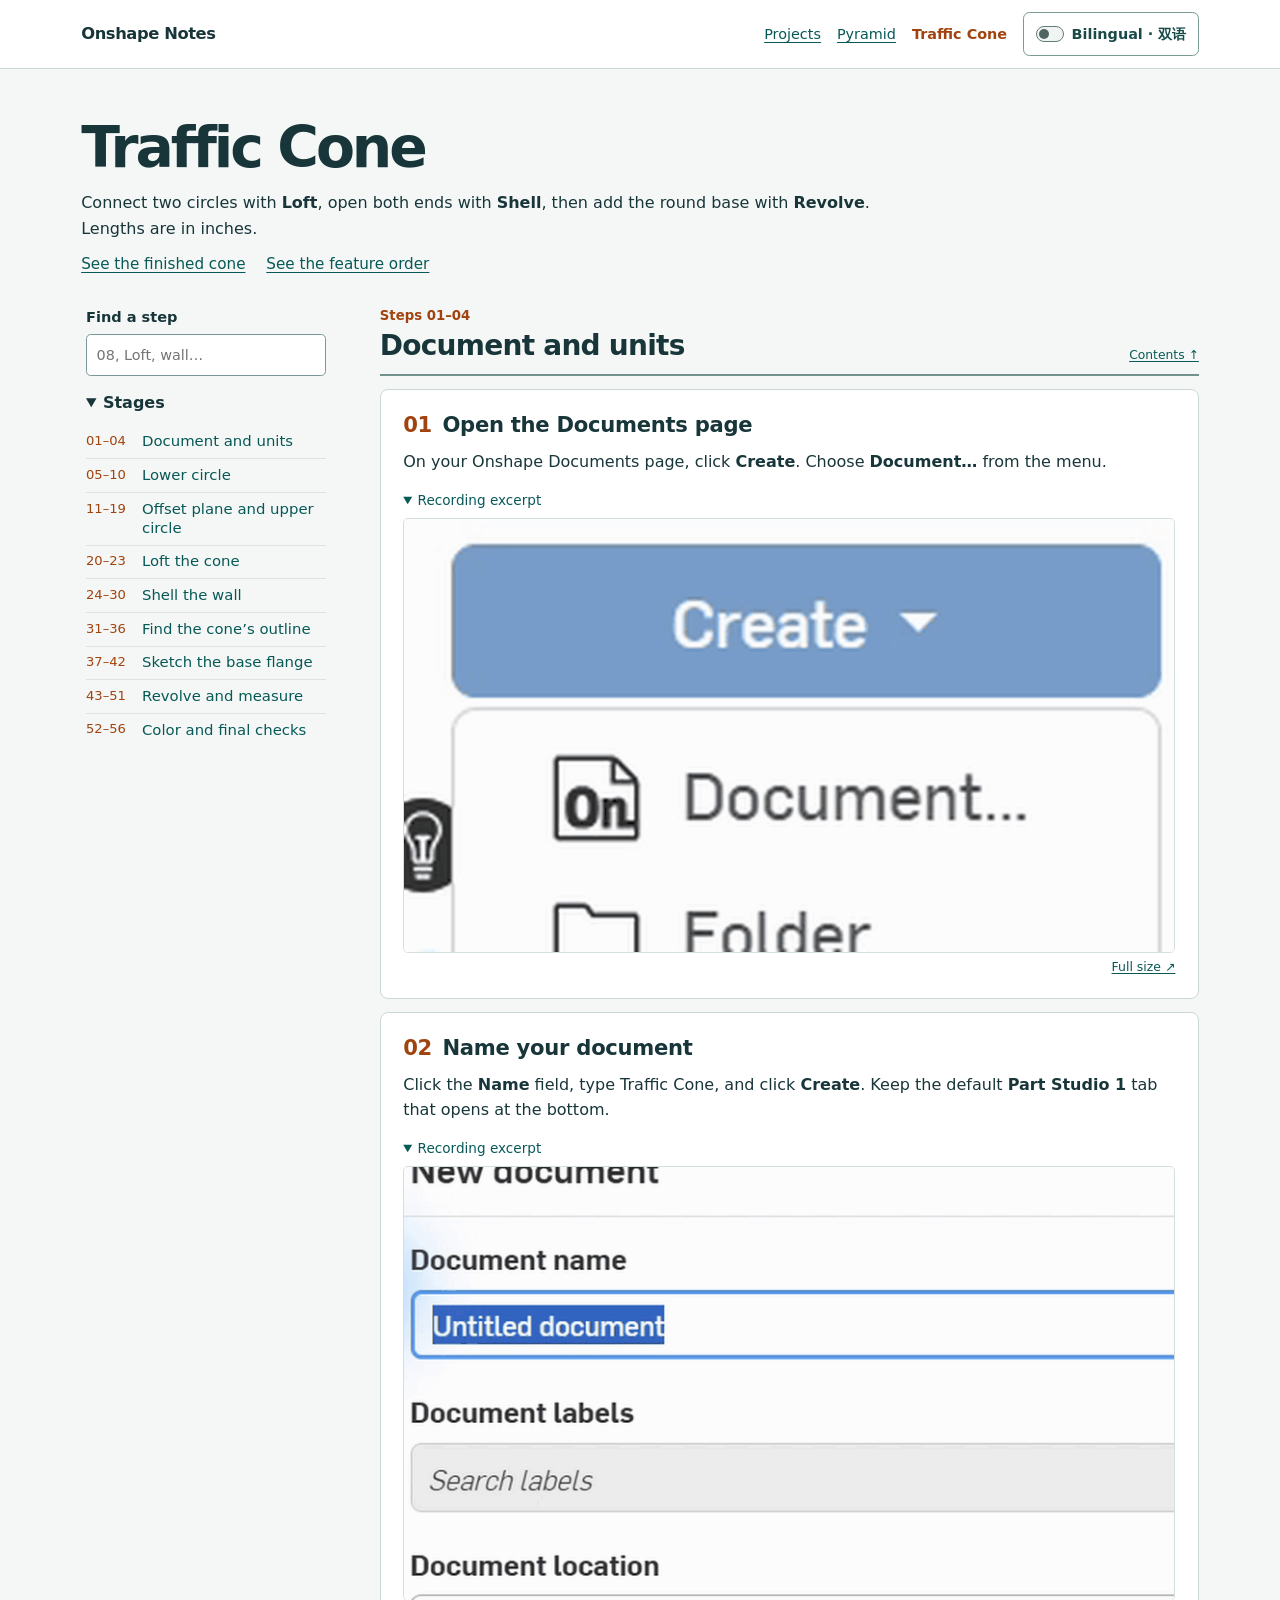
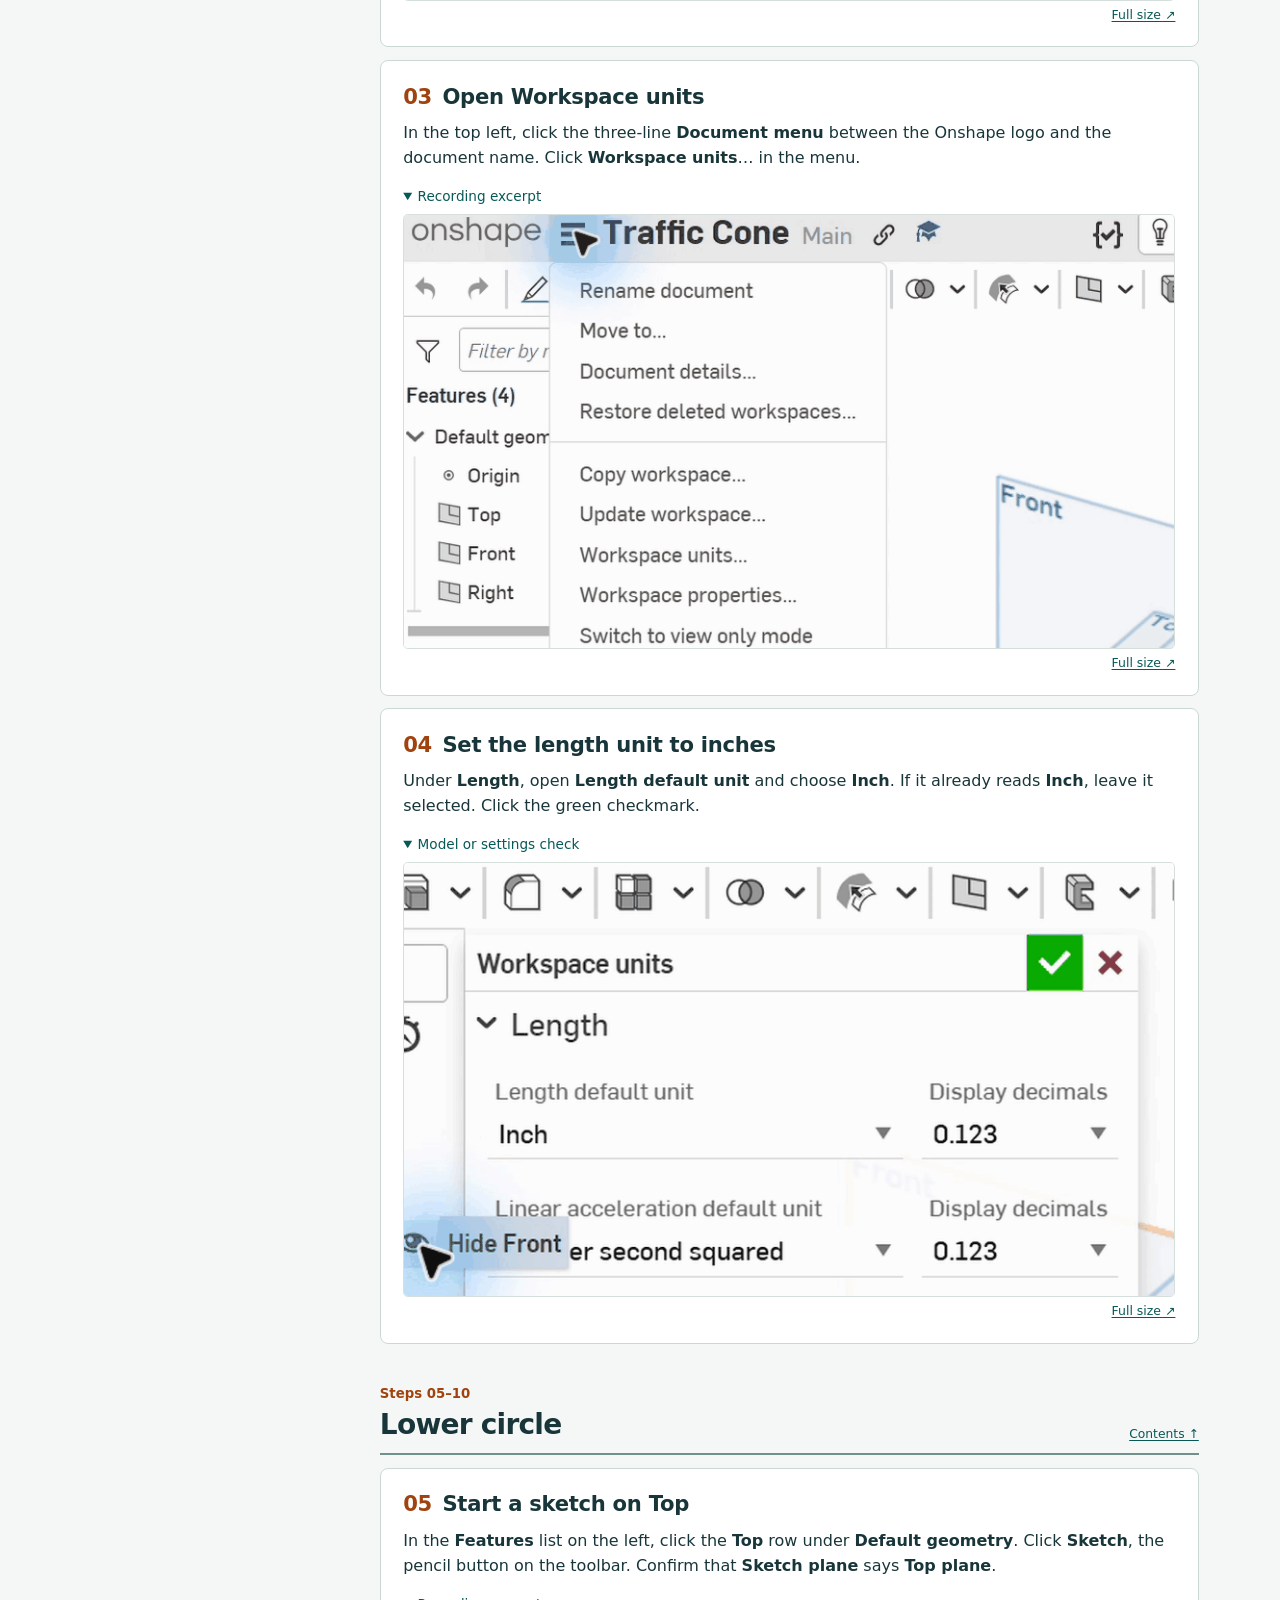
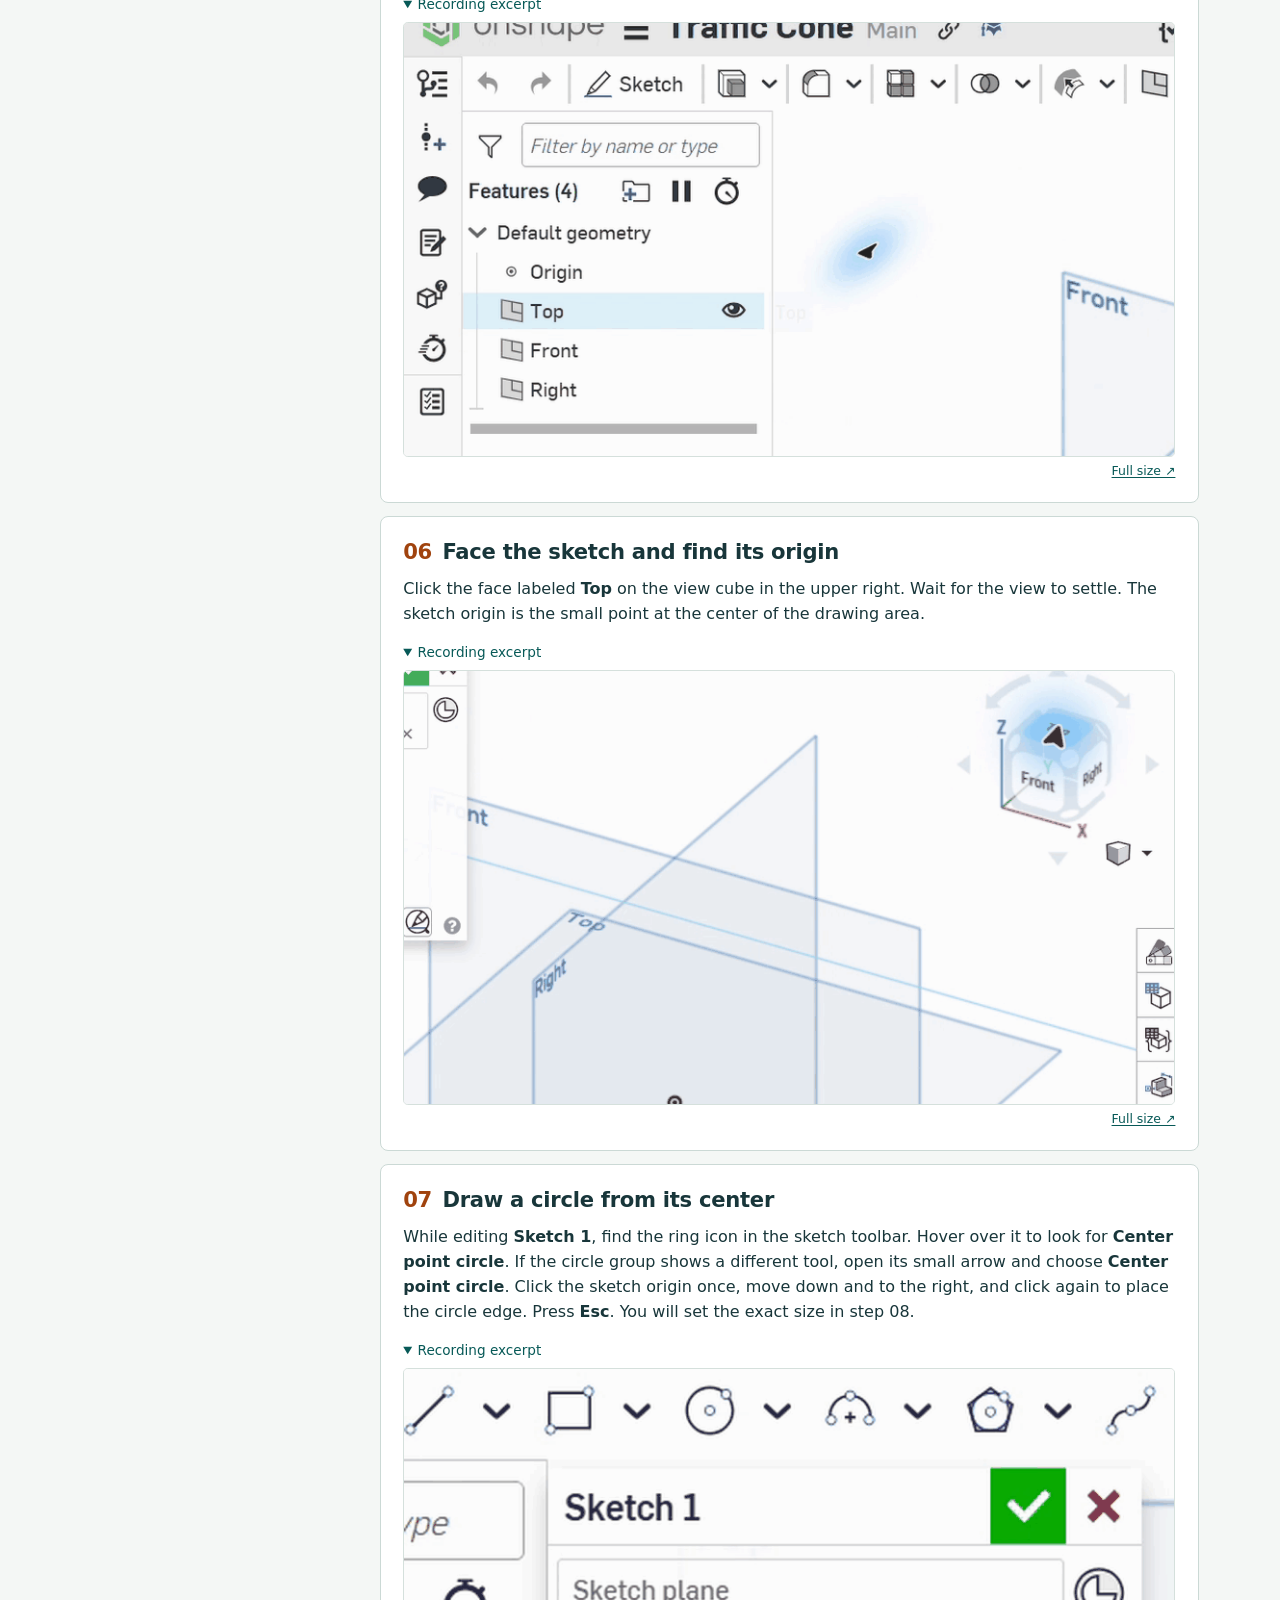
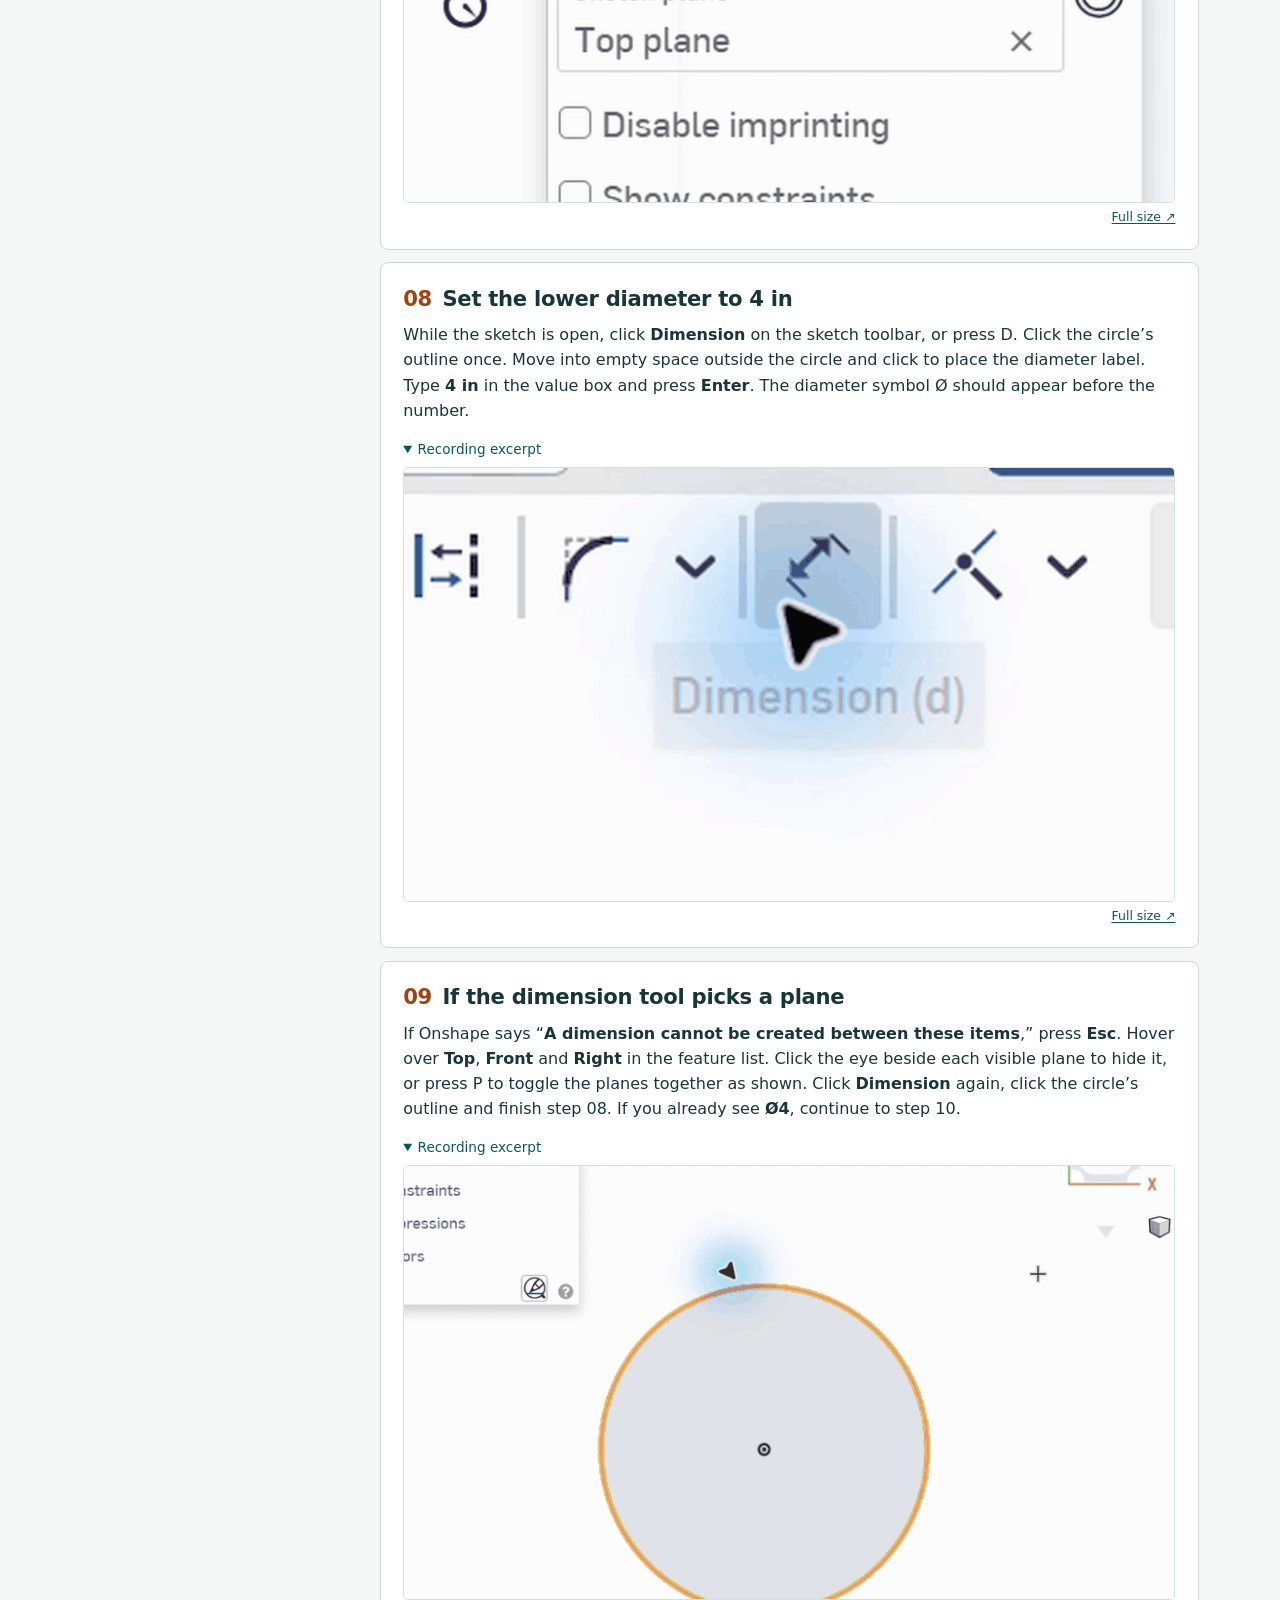
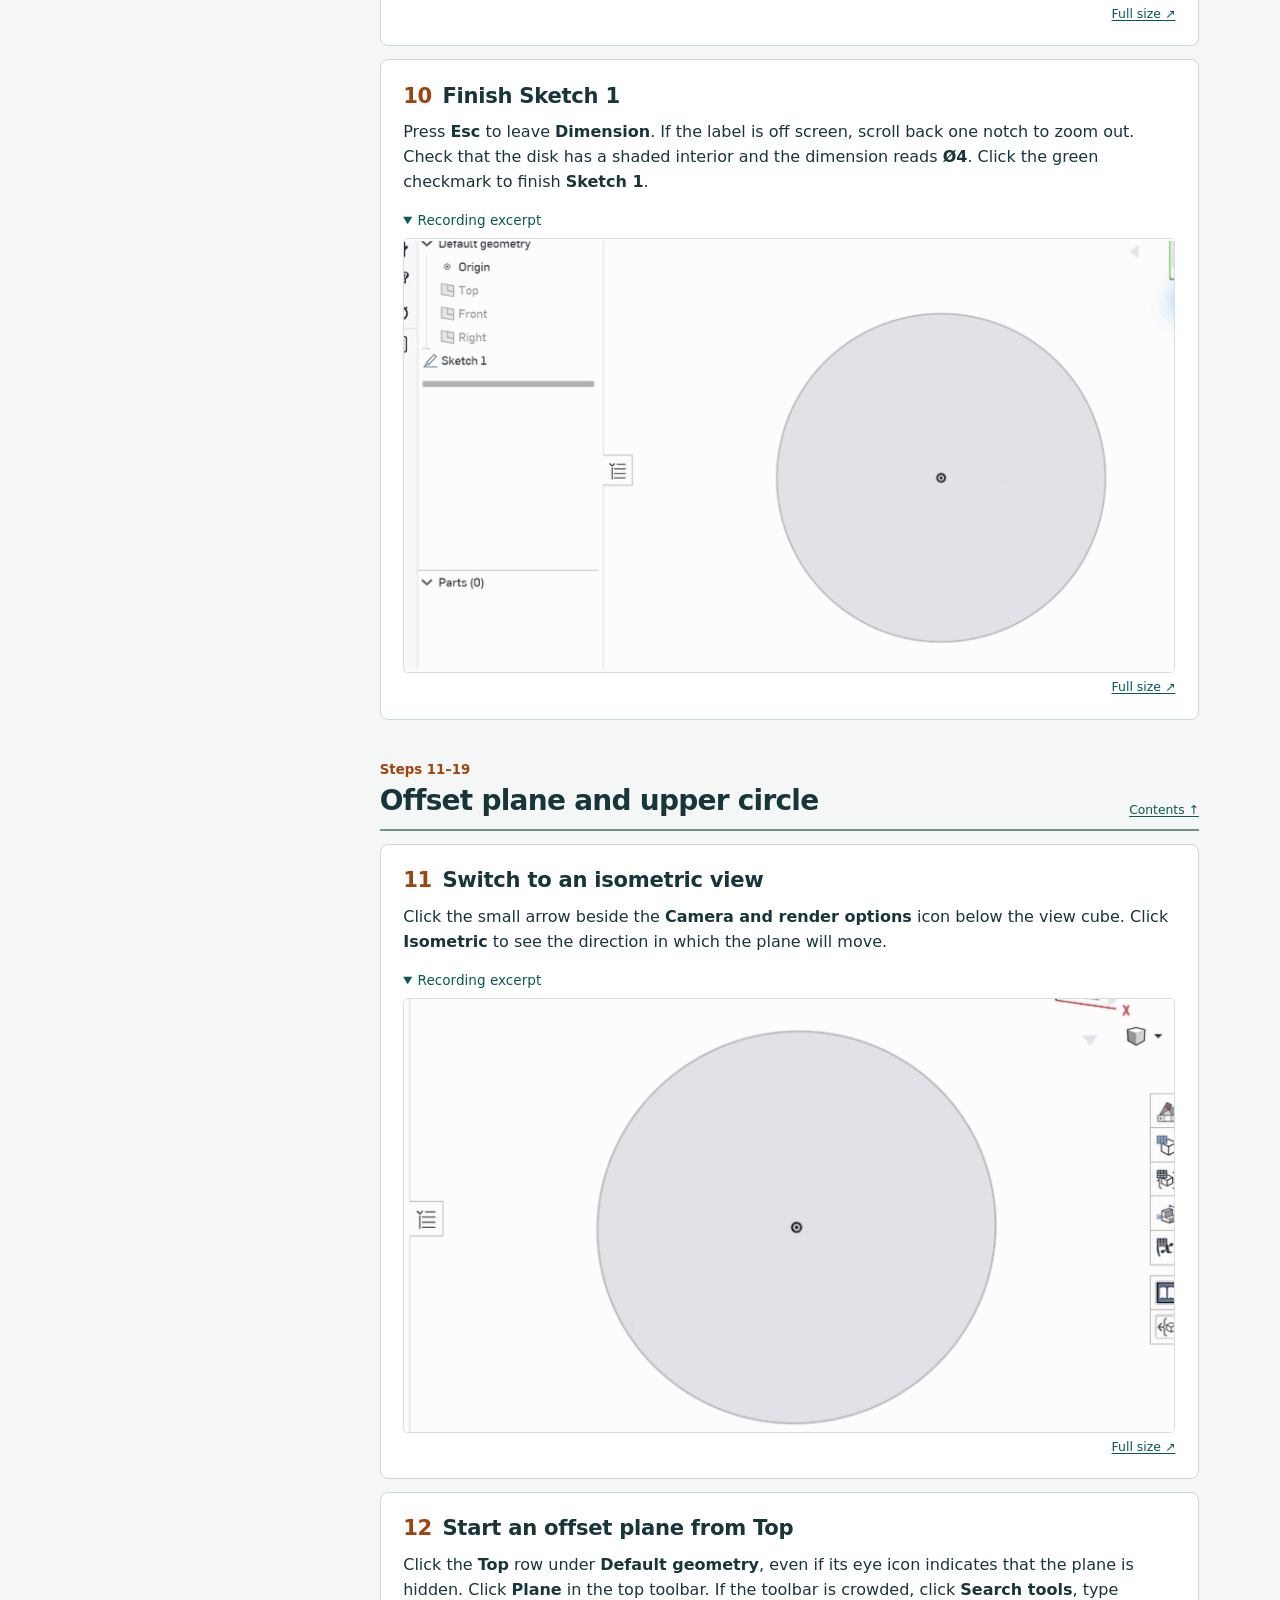
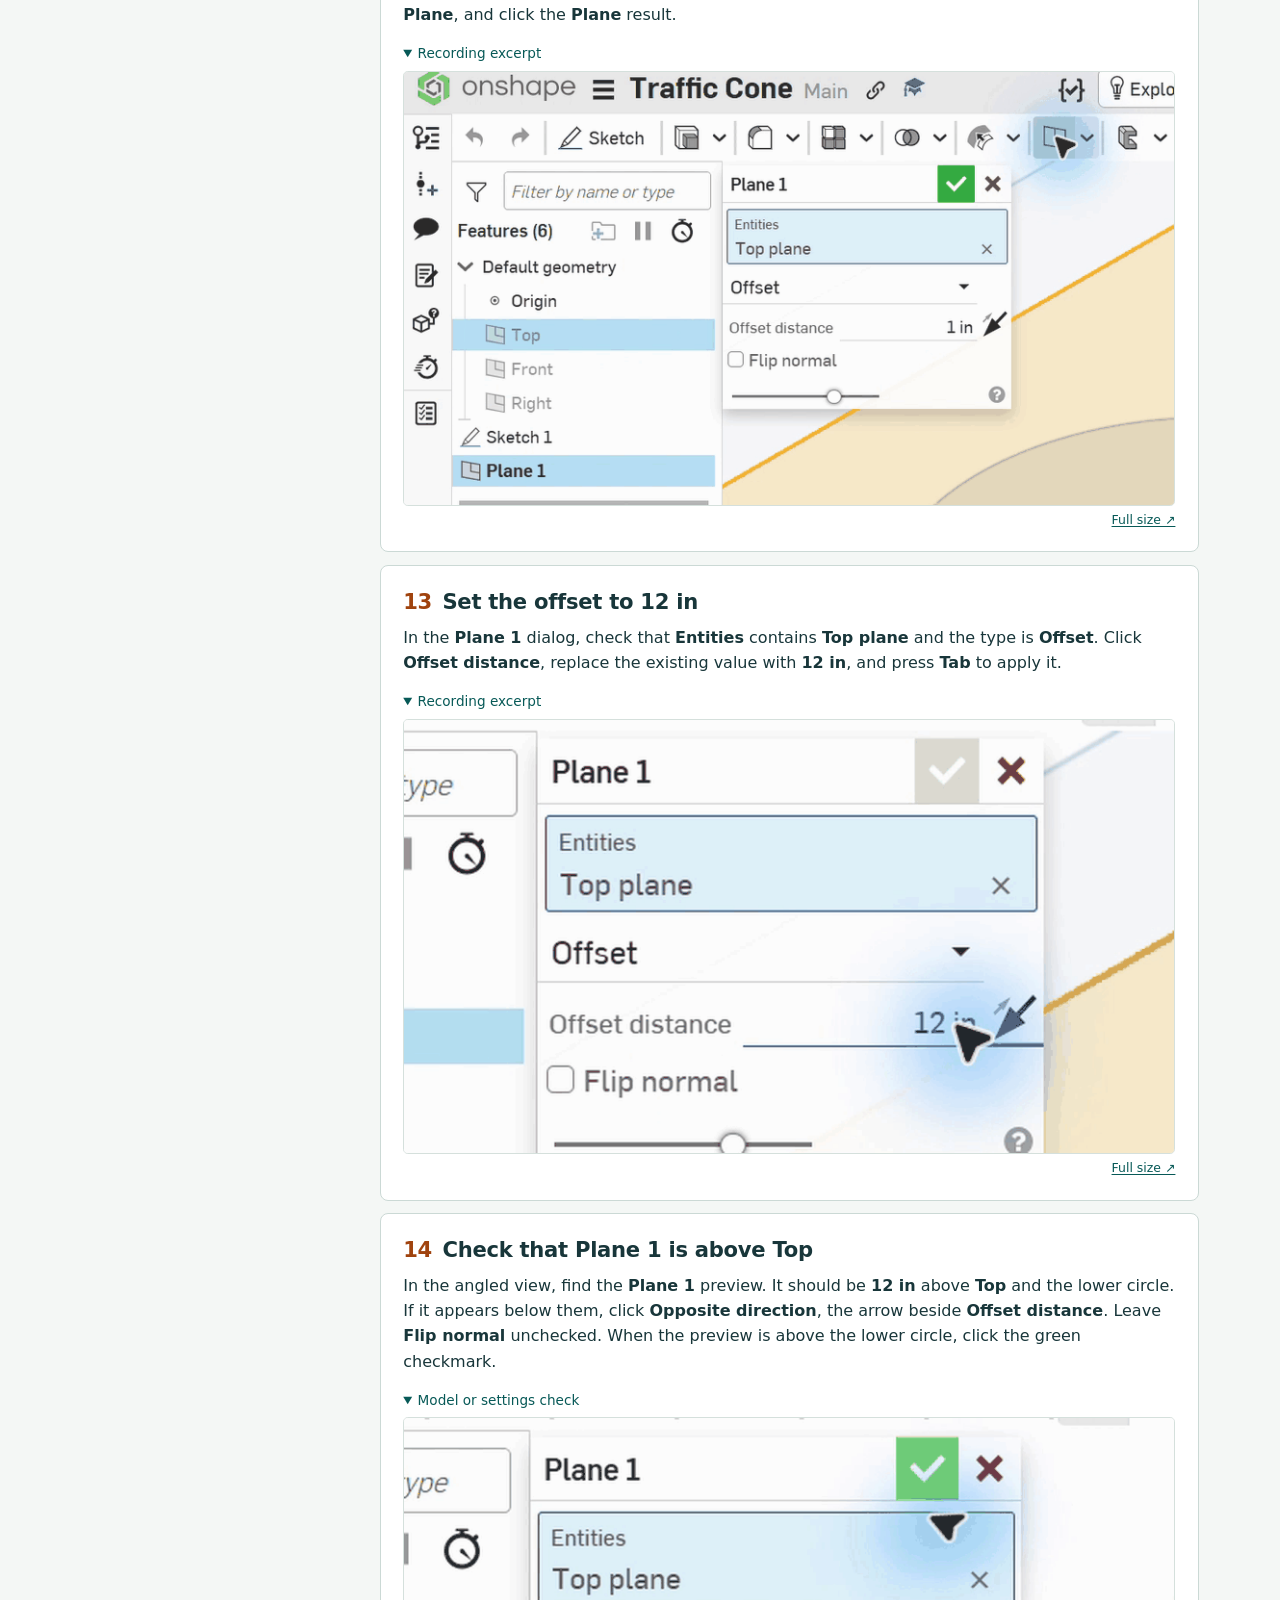
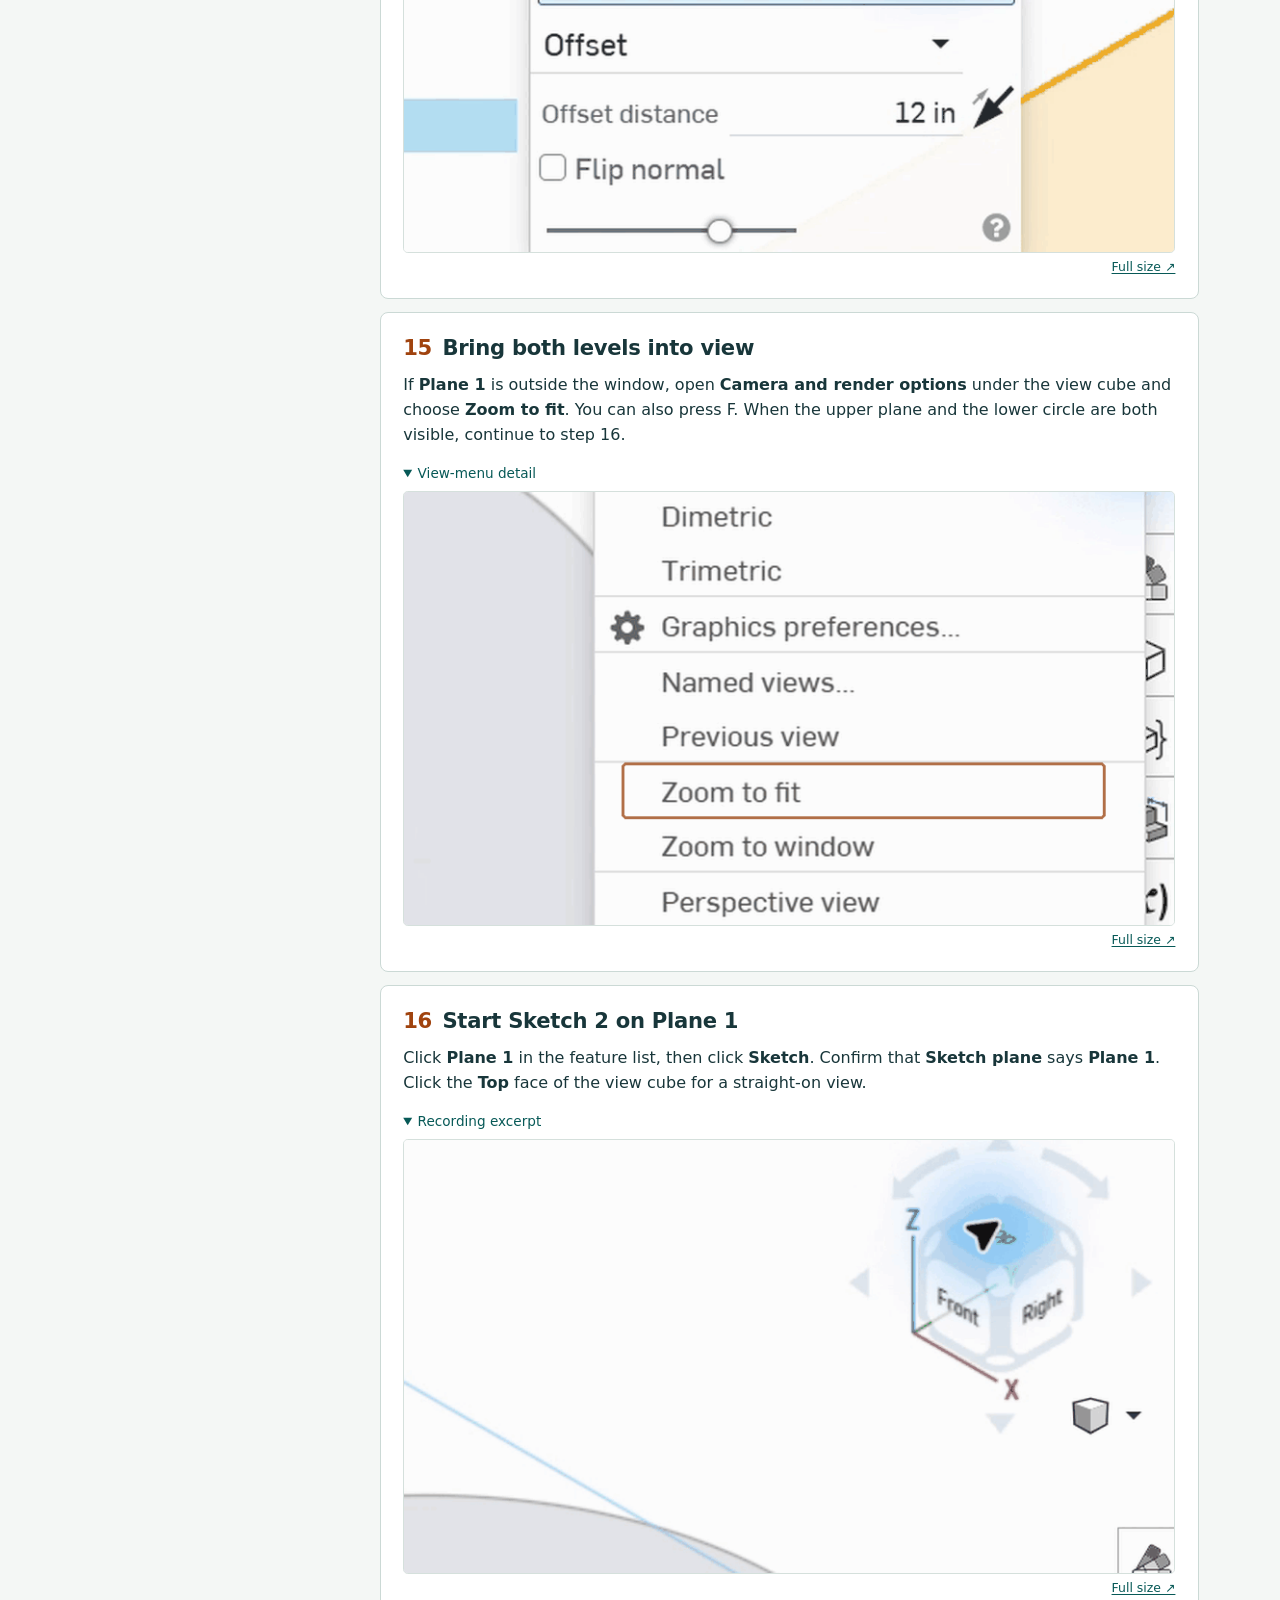
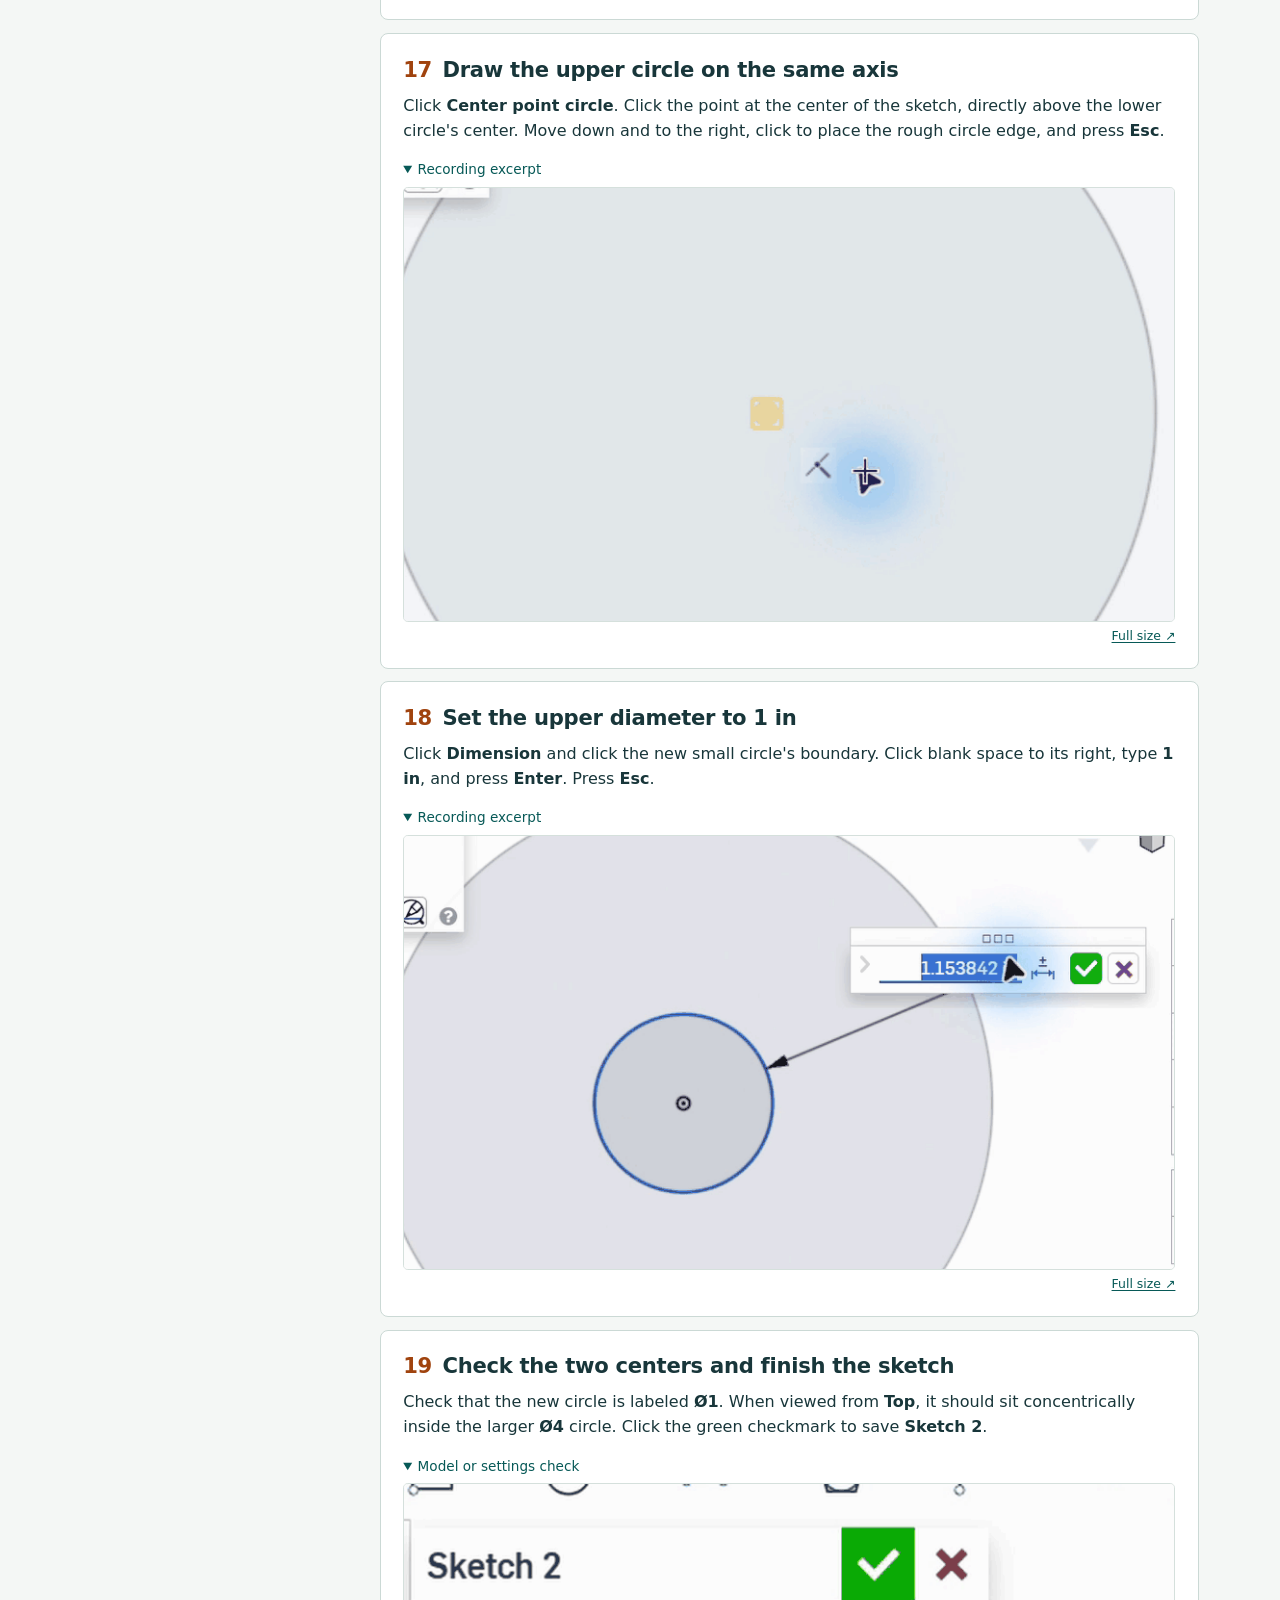
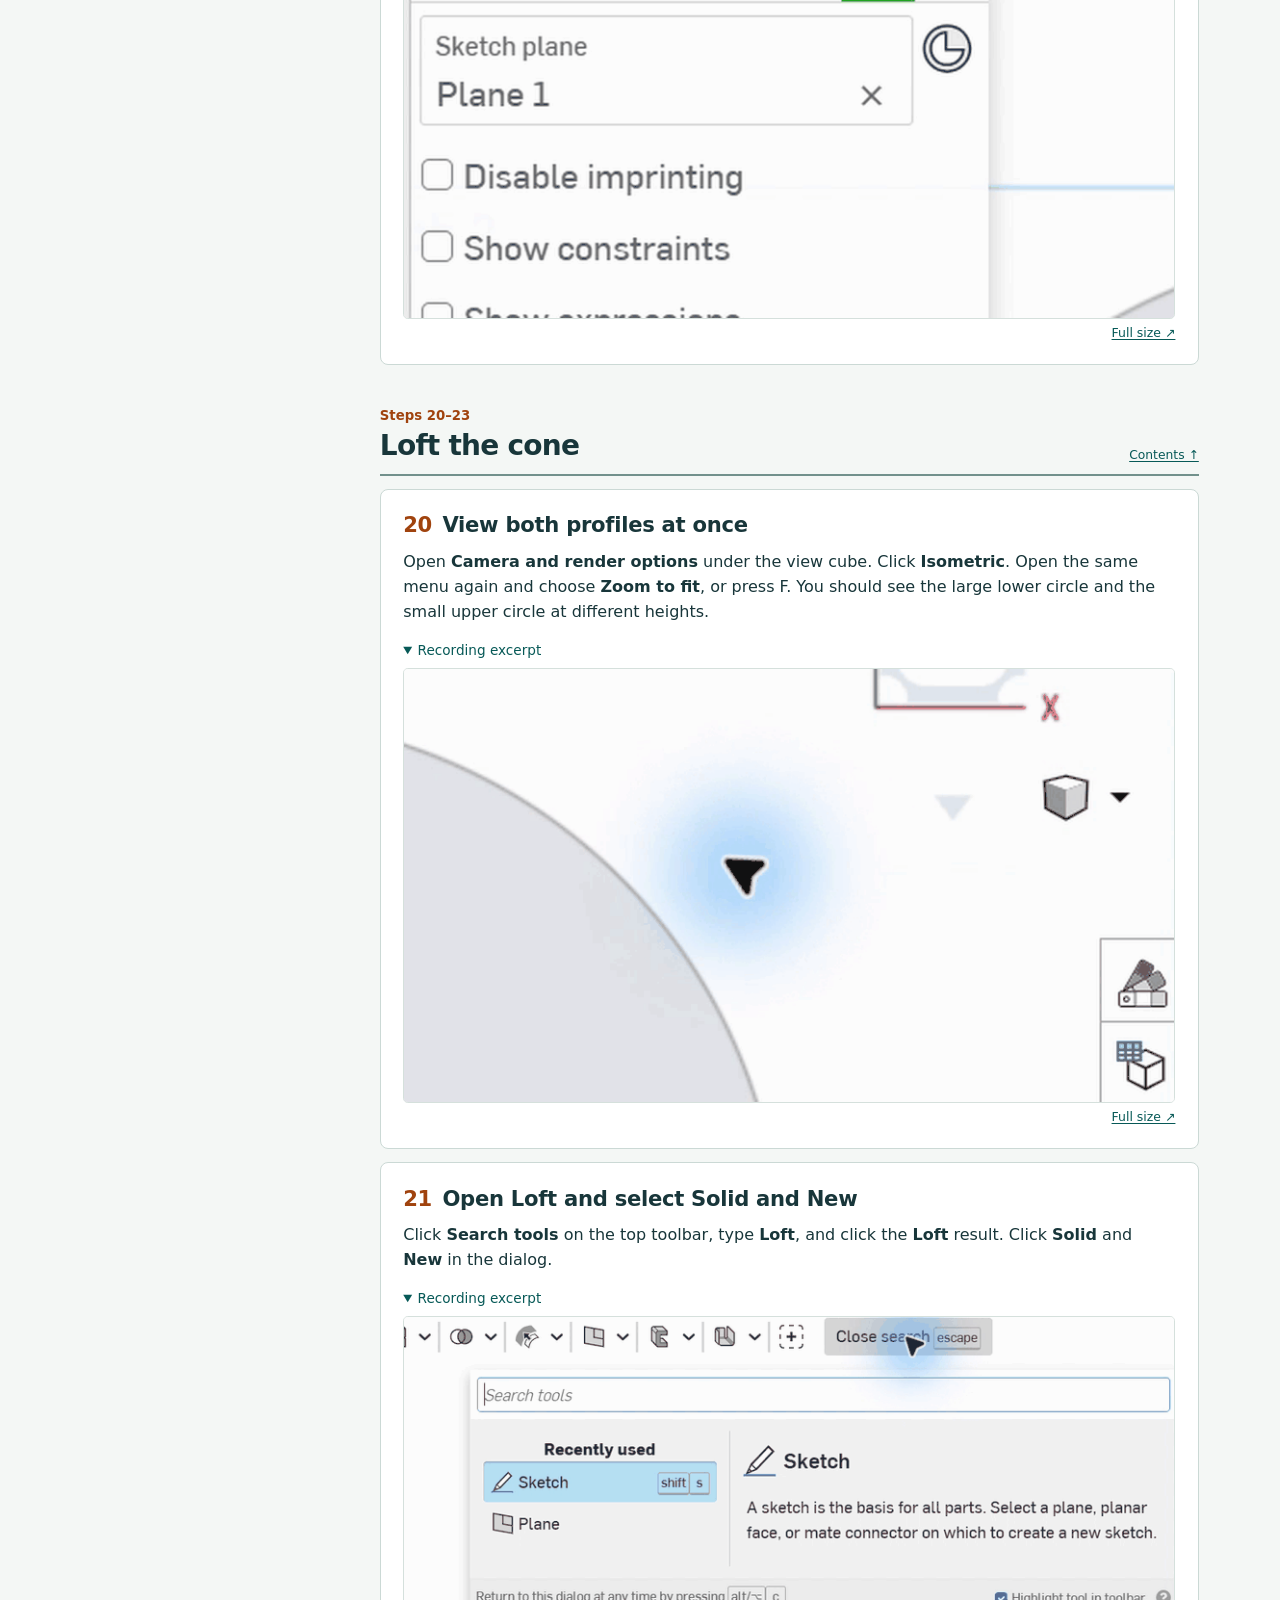
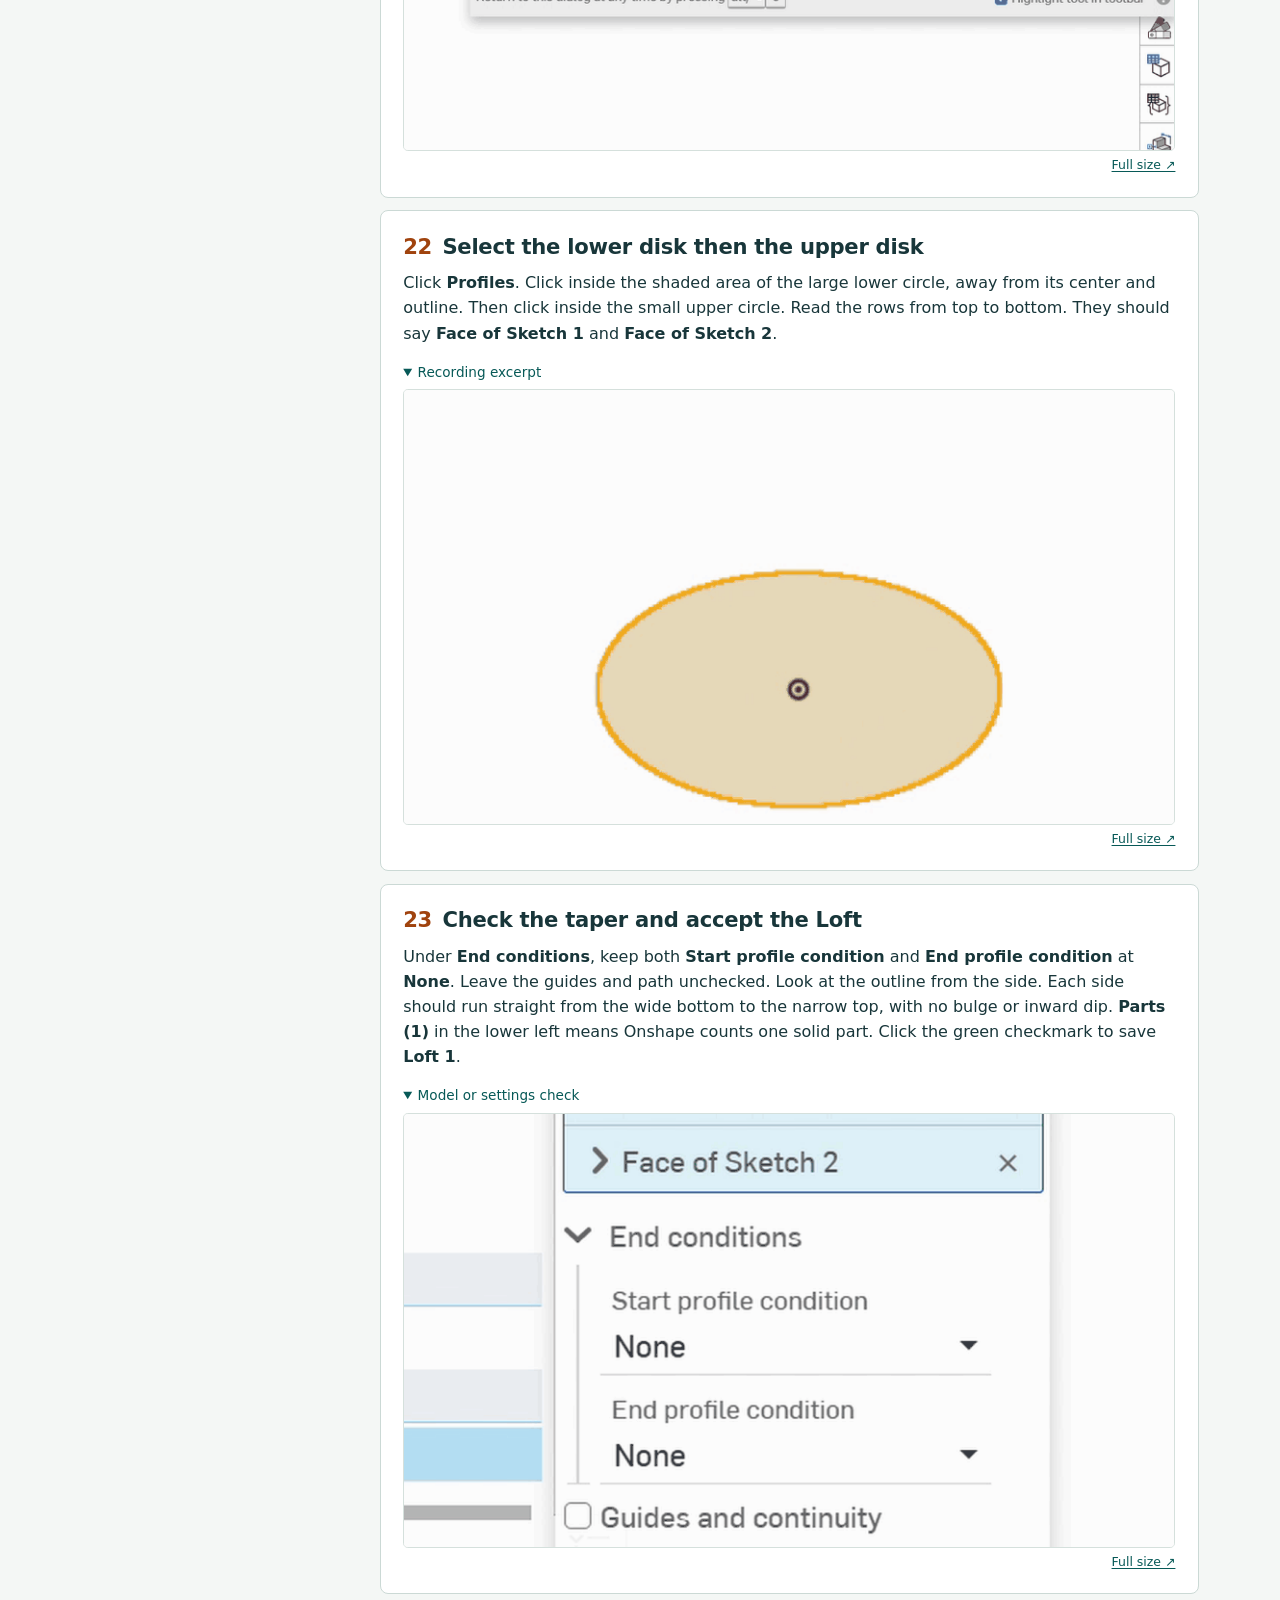
<file: traffic-cone/index.html>
<!doctype html>
<html lang="en">
<head>
<meta charset="utf-8">
<meta name="viewport" content="width=device-width,initial-scale=1">
<meta name="theme-color" content="#f6f7f3">
<meta name="description" content="Build a hollow traffic cone in Onshape with step-by-step GIFs. Follow the English instructions and turn on Chinese translations when needed.">
<title>Traffic Cone | Onshape Notes</title>
<style>
:root{color-scheme:light;--ink:#18363a;--muted:#49666a;--paper:#f4f7f5;--line:#cbd9d5;--teal:#075957;--orange:#a0430e;--white:#fff;font-family:"Segoe UI","Microsoft YaHei",system-ui,sans-serif;color:var(--ink);background:var(--paper);line-height:1.57}
*{box-sizing:border-box}body{margin:0}a{color:var(--teal);text-underline-offset:.19em}a:hover{text-decoration-thickness:2px}a:focus-visible,input:focus-visible,summary:focus-visible,button:focus-visible{outline:3px solid #126c98;outline-offset:3px}
[hidden]{display:none!important}.site,.wrap{max-width:1220px;margin-inline:auto;padding-inline:clamp(1rem,4vw,3.4rem)}
.mast{border-bottom:1px solid var(--line);background:var(--white)}.site{display:flex;flex-wrap:wrap;align-items:center;justify-content:space-between;gap:1rem;padding-block:.76rem}.brand{font-size:1.02rem;font-weight:700;letter-spacing:-.025em;color:var(--ink)}.lessons{display:flex;align-items:center;flex-wrap:wrap;column-gap:1rem;row-gap:.13rem;font-size:.9rem}.lessons [aria-current]{color:var(--orange);font-weight:650}
main{padding-bottom:3.5rem}.intro{padding-block:clamp(1.6rem,4.2vw,3.1rem) 1.5rem}.intro h1{font-size:clamp(2.15rem,6vw,3.55rem);letter-spacing:-.055em;line-height:1.02;margin:0 0 .85rem}.intro h1 .zh{margin-top:.15em;font-size:.61em;color:var(--muted);letter-spacing:.005em}
.intro p{margin:.12rem 0;max-width:82ch}.translation{color:#385358}.intro-links{margin-top:.8rem!important;display:flex;flex-wrap:wrap;gap:.65rem 1.3rem;font-size:.95rem}
.layout{display:grid;grid-template-columns:minmax(200px,250px) minmax(0,1fr);gap:clamp(1.25rem,3.8vw,3.25rem);align-items:start}.tools{position:sticky;top:1rem;max-height:calc(100vh - 2rem);overflow-y:auto;padding:.15rem .3rem .5rem}.tools label{display:block;font-size:.91rem;font-weight:650;margin-bottom:.35rem}.search-line{display:flex;gap:.35rem}.search-line input{flex:1;min-width:0;border:1px solid #799799;border-radius:.29rem;padding:.55rem .6rem;background:white;color:var(--ink);font:inherit;font-size:.9rem}.search-line button{border:1px solid #a5bcb8;border-radius:.29rem;background:white;color:var(--teal);font:inherit;font-size:.85rem;padding:.2rem .42rem;cursor:pointer}.search-status{display:block;font-size:.83rem;margin:.2rem 0 .65rem;color:var(--muted)}
.toc{margin-top:.5rem}.toc summary{font-weight:650;cursor:pointer;padding:.36rem 0}.toc ol{padding:0;margin:.3rem 0;list-style:none}.toc li{border-bottom:1px solid #dbe4df}.toc li:last-child{border-bottom:0}.toc a{display:grid;grid-template-columns:3.15rem 1fr;gap:.35rem;padding:.42rem 0;text-decoration:none;line-height:1.29}.toc a:hover{text-decoration:underline}.toc small{font-size:.82rem;color:var(--orange);font-variant-numeric:tabular-nums;padding-top:.06rem}.toc a span{font-size:.93rem}.toc a .zh{color:var(--muted);font-size:.83rem;margin-top:.08rem}
.stage{margin-bottom:2.4rem;scroll-margin-top:.6rem}.stage-head{display:flex;align-items:end;justify-content:space-between;gap:.5rem;border-bottom:2px solid #72918c;padding:.15rem 0 .65rem}.stage-head p{margin:0;color:var(--orange);font-size:.83rem;font-weight:650;font-variant-numeric:tabular-nums}.stage h2{margin:.18rem 0 0;font-size:clamp(1.3rem,3vw,1.75rem);line-height:1.23;font-weight:680;letter-spacing:-.027em}.stage h2 .zh{font-size:.72em;color:var(--muted);font-weight:540;letter-spacing:0;margin-top:.15rem}.stage-head>a{font-size:.77rem;line-height:1.35;text-align:right;white-space:nowrap}
.step{padding:clamp(.85rem,2.8vw,1.4rem);border:1px solid var(--line);background:var(--white);border-radius:.5rem;margin-top:.8rem;scroll-margin-top:.65rem}.step:target{border-color:#af561f;box-shadow:inset .18rem 0 #af561f}.step h3{display:flex;align-items:start;gap:.65rem;margin:0 0 .63rem;font-size:clamp(1.12rem,2.5vw,1.32rem);line-height:1.25;letter-spacing:-.013em}.number{color:var(--orange);font-variant-numeric:tabular-nums;text-decoration:none}.number:hover{text-decoration:underline}.step h3 .zh{font-size:.82em;line-height:1.45;font-weight:580;letter-spacing:0;color:var(--muted);margin-top:.16rem}.step p{margin:.36rem 0;font-size:1rem;overflow-wrap:anywhere}.step p.translation{margin-top:.45rem}.step strong{font-weight:650}
figure{margin:1rem 0 0}.media{display:block}.media img{display:block;width:100%;height:auto;border:1px solid #d5e0dc;background:#f7f8f6;border-radius:.3rem}figcaption{display:flex;align-items:start;justify-content:space-between;gap:.65rem;font-size:.78rem;line-height:1.35;margin-top:.38rem;color:var(--muted)}figcaption a{white-space:nowrap}#no-matches{margin:0;padding:.8rem 1rem;border:1px solid var(--line);border-radius:.35rem}
@media(max-width:760px){.layout{grid-template-columns:1fr;gap:.85rem}.tools{position:static;max-height:none;overflow:visible;padding:.75rem .8rem;border:1px solid var(--line);border-radius:.4rem}.toc ol{display:grid;grid-template-columns:repeat(2,minmax(0,1fr));gap:0 .8rem}.intro{padding-bottom:1rem}.site{align-items:flex-start}.lessons{justify-content:flex-end}.search-status:empty{margin:0}.stage-head{padding-top:.3rem}}
@media(max-width:460px){.site{flex-wrap:wrap;row-gap:.25rem}.lessons{font-size:.86rem}.toc ol{display:block}.search-line input{font-size:1rem}.wrap,.site{padding-inline:.85rem}figcaption{font-size:.75rem}}
@media print{body{background:white}.mast,.tools,.intro-links,.stage-head>a,figcaption a{display:none}.wrap{max-width:none;padding:0}.layout{display:block}.step{break-inside:avoid}.stage-head{break-after:avoid}.media img{max-height:60mm;object-fit:contain}.step:target{box-shadow:none;border-color:var(--line)}}
</style>
<style>
.visual summary,.diagram summary{cursor:pointer;color:var(--teal);font-size:.85rem;margin:.2rem 0 .4rem}.diagram{margin-top:.8rem}.diagram figure{margin:.35rem 0 0}.diagram img{width:100%;height:auto;display:block}.diagram .diagram-bilingual,html[data-bilingual="true"] .diagram .diagram-en{display:none}html[data-bilingual="true"] .diagram .diagram-bilingual{display:block}.diagram figcaption{display:block}.step>figure>figcaption{justify-content:flex-end}
</style>
<link rel="stylesheet" href="../language.css">
<script defer src="../language.js"></script>
</head>
<body>
<header class="mast"><div class="site"><span class="brand">Onshape Notes</span><nav class="lessons" aria-label="Lessons"><a href="../">Projects<span class="zh" lang="zh-CN">项目目录</span></a><a href="../pyramid/">Pyramid<span class="zh" lang="zh-CN">四棱锥</span></a><span aria-current="page">Traffic Cone<span class="zh" lang="zh-CN">交通锥</span></span><button id="bilingual-toggle" type="button" aria-pressed="false" hidden><span class="track" aria-hidden="true"></span><span>Bilingual · <span lang="zh-CN">双语</span></span></button></nav></div></header>
<main class="wrap">
<header class="intro">
<h1>Traffic Cone<span class="zh" lang="zh-CN">交通锥</span></h1>
<p>Connect two circles with <strong>Loft</strong>, open both ends with <strong>Shell</strong>, then add the round base with <strong>Revolve</strong>. Lengths are in inches.</p>
<p class="translation zh" lang="zh-CN">用 <strong>Loft（放样）</strong>连接两个圆，用 <strong>Shell（抽壳）</strong>打开两端，再用 <strong>Revolve（旋转）</strong>做出圆形底座。长度均使用英寸。</p>
<p class="intro-links"><a href="#step-55">See the finished cone<span class="zh" lang="zh-CN">先看成品</span></a><a href="#step-56">See the feature order<span class="zh" lang="zh-CN">查看特征顺序</span></a></p>
</header>
<div class="layout">
<aside class="tools" id="contents" aria-label="Find a step">
<div id="search-tools" hidden><label for="search">Find a step<span class="zh" lang="zh-CN">查找步骤</span></label><div class="search-line"><input id="search" type="search" inputmode="search" placeholder="08, Loft, wall…"><button id="clear" type="button" hidden>Clear<span class="zh" lang="zh-CN">清除</span></button></div><output class="search-status" id="status" for="search" aria-live="polite" hidden><span id="count-en"></span><span id="count-zh" class="zh" lang="zh-CN"></span></output></div>
<details class="toc" open><summary>Stages<span class="zh" lang="zh-CN">阶段目录</span></summary><nav aria-label="Stages"><ol>
<li><a href="#stage-01"><small>01–04</small><span>Document and units<span class="zh" lang="zh-CN">文档与单位</span></span></a></li>
<li><a href="#stage-05"><small>05–10</small><span>Lower circle<span class="zh" lang="zh-CN">底部圆</span></span></a></li>
<li><a href="#stage-11"><small>11–19</small><span>Offset plane and upper circle<span class="zh" lang="zh-CN">偏移平面与顶部圆</span></span></a></li>
<li><a href="#stage-20"><small>20–23</small><span>Loft the cone<span class="zh" lang="zh-CN">放样出锥体</span></span></a></li>
<li><a href="#stage-24"><small>24–30</small><span>Shell the wall<span class="zh" lang="zh-CN">抽壳并检查开口</span></span></a></li>
<li><a href="#stage-31"><small>31–36</small><span>Find the cone’s outline<span class="zh" lang="zh-CN">取得锥壁的相交线</span></span></a></li>
<li><a href="#stage-37"><small>37–42</small><span>Sketch the base flange<span class="zh" lang="zh-CN">绘制底缘剖面</span></span></a></li>
<li><a href="#stage-43"><small>43–51</small><span>Revolve and measure<span class="zh" lang="zh-CN">旋转并测量底缘</span></span></a></li>
<li><a href="#stage-52"><small>52–56</small><span>Color and final checks<span class="zh" lang="zh-CN">着色与成品检查</span></span></a></li>
</ol></nav></details>
</aside>
<div id="lesson">
<p id="no-matches" hidden>No matching steps. Try a step number or a tool name.<span class="zh" lang="zh-CN">没有匹配的步骤。可以输入步骤编号或工具名称。</span></p>
<section class="stage" id="stage-01" aria-labelledby="title-01"><header class="stage-head"><div><p>Steps 01–04<span class="zh" lang="zh-CN">第 01–04 步</span></p><h2 id="title-01">Document and units<span class="zh" lang="zh-CN">文档与单位</span></h2></div><a href="#contents">Contents ↑<span class="zh" lang="zh-CN">返回目录</span></a></header>
<article id="step-01" class="step" data-number="1">
  <h3><a class="number" href="#step-01" aria-label="Step 01">01</a><span>Open the Documents page<span class="zh" lang="zh-CN">从文档页开始</span></span></h3>
  <p>On your Onshape Documents page, click <strong>Create</strong>. Choose <strong>Document…</strong> from the menu.</p><p lang="zh-CN" class="translation zh">在 Onshape 文档页点击 <strong>Create</strong>（创建），然后在菜单中选择 <strong>Document…</strong>（文档）。</p>
  <figure><details class="visual" open><summary>Recording excerpt<span class="zh" lang="zh-CN">录屏节选</span></summary><a class="media" href="media/01.gif" target="_blank" rel="noopener"><img src="media/01.gif" width="800" height="450" alt="Open the Documents page" loading="lazy" decoding="async"></a></details>
  <figcaption><a href="media/01.gif" target="_blank" rel="noopener" aria-label="Open full-size visual for step 01">Full size ↗<span class="zh" lang="zh-CN">原图 ↗</span></a></figcaption></figure>

</article>
<article id="step-02" class="step" data-number="2">
  <h3><a class="number" href="#step-02" aria-label="Step 02">02</a><span>Name your document<span class="zh" lang="zh-CN">命名交通锥文档</span></span></h3>
  <p>Click the <strong>Name</strong> field, type Traffic Cone, and click <strong>Create</strong>. Keep the default <strong>Part Studio 1</strong> tab that opens at the bottom.</p><p lang="zh-CN" class="translation zh">点击名称 <strong>Name</strong> 输入框，输入 Traffic Cone，再点击创建 <strong>Create</strong>。打开后，保留底部默认的 <strong>Part Studio 1</strong> 标签。</p>
  <figure><details class="visual" open><summary>Recording excerpt<span class="zh" lang="zh-CN">录屏节选</span></summary><a class="media" href="media/02.gif" target="_blank" rel="noopener"><img src="media/02.gif" width="800" height="450" alt="Name your document" loading="lazy" decoding="async"></a></details>
  <figcaption><a href="media/02.gif" target="_blank" rel="noopener" aria-label="Open full-size visual for step 02">Full size ↗<span class="zh" lang="zh-CN">原图 ↗</span></a></figcaption></figure>

</article>
<article id="step-03" class="step" data-number="3">
  <h3><a class="number" href="#step-03" aria-label="Step 03">03</a><span>Open Workspace units<span class="zh" lang="zh-CN">打开工作区单位设置</span></span></h3>
  <p>In the top left, click the three-line <strong>Document menu</strong> between the Onshape logo and the document name. Click <strong>Workspace units</strong>… in the menu.</p><p lang="zh-CN" class="translation zh">在左上角，点击 Onshape 标志与文档名称之间的三横线文档菜单 <strong>Document menu</strong>。在菜单中点击工作区单位 <strong>Workspace units</strong>…。</p>
  <figure><details class="visual" open><summary>Recording excerpt<span class="zh" lang="zh-CN">录屏节选</span></summary><a class="media" href="media/03.gif" target="_blank" rel="noopener"><img src="media/03.gif" width="800" height="450" alt="Open Workspace units" loading="lazy" decoding="async"></a></details>
  <figcaption><a href="media/03.gif" target="_blank" rel="noopener" aria-label="Open full-size visual for step 03">Full size ↗<span class="zh" lang="zh-CN">原图 ↗</span></a></figcaption></figure>

</article>
<article id="step-04" class="step" data-number="4">
  <h3><a class="number" href="#step-04" aria-label="Step 04">04</a><span>Set the length unit to inches<span class="zh" lang="zh-CN">将长度单位设为英寸</span></span></h3>
  <p>Under <strong>Length</strong>, open <strong>Length default unit</strong> and choose <strong>Inch</strong>. If it already reads <strong>Inch</strong>, leave it selected. Click the green checkmark.</p><p lang="zh-CN" class="translation zh">在 <strong>Length</strong>（长度）下找到 <strong>Length default unit</strong>（默认长度单位）。如果显示其他单位，打开下拉框并选 <strong>Inch</strong>（英寸）。确认已显示 <strong>Inch</strong> 后，点击绿色对勾。</p>
  <figure><details class="visual" open><summary>Model or settings check<span class="zh" lang="zh-CN">对照模型或设置</span></summary><a class="media" href="media/04.gif" target="_blank" rel="noopener"><img src="media/04.gif" width="800" height="450" alt="Set the length unit to inches" loading="lazy" decoding="async"></a></details>
  <figcaption><a href="media/04.gif" target="_blank" rel="noopener" aria-label="Open full-size visual for step 04">Full size ↗<span class="zh" lang="zh-CN">原图 ↗</span></a></figcaption></figure>

</article>
</section>
<section class="stage" id="stage-05" aria-labelledby="title-05"><header class="stage-head"><div><p>Steps 05–10<span class="zh" lang="zh-CN">第 05–10 步</span></p><h2 id="title-05">Lower circle<span class="zh" lang="zh-CN">底部圆</span></h2></div><a href="#contents">Contents ↑<span class="zh" lang="zh-CN">返回目录</span></a></header>
<article id="step-05" class="step" data-number="5">
  <h3><a class="number" href="#step-05" aria-label="Step 05">05</a><span>Start a sketch on Top<span class="zh" lang="zh-CN">在 Top 面上新建草图</span></span></h3>
  <p>In the <strong>Features</strong> list on the left, click the <strong>Top</strong> row under <strong>Default geometry</strong>. Click <strong>Sketch</strong>, the pencil button on the toolbar. Confirm that <strong>Sketch plane</strong> says <strong>Top plane</strong>.</p><p lang="zh-CN" class="translation zh">在左侧特征 <strong>Features</strong> 列表中，点击默认几何 <strong>Default geometry</strong> 下的上视平面 <strong>Top</strong>。点击工具栏上的铅笔按钮草图 <strong>Sketch</strong>，确认草图平面 <strong>Sketch plane</strong> 显示 <strong>Top plane</strong>。</p>
  <figure><details class="visual" open><summary>Recording excerpt<span class="zh" lang="zh-CN">录屏节选</span></summary><a class="media" href="media/05.gif" target="_blank" rel="noopener"><img src="media/05.gif" width="800" height="450" alt="Start a sketch on Top" loading="lazy" decoding="async"></a></details>
  <figcaption><a href="media/05.gif" target="_blank" rel="noopener" aria-label="Open full-size visual for step 05">Full size ↗<span class="zh" lang="zh-CN">原图 ↗</span></a></figcaption></figure>

</article>
<article id="step-06" class="step" data-number="6">
  <h3><a class="number" href="#step-06" aria-label="Step 06">06</a><span>Face the sketch and find its origin<span class="zh" lang="zh-CN">正对草图并找到原点</span></span></h3>
  <p>Click the face labeled <strong>Top</strong> on the view cube in the upper right. Wait for the view to settle. The sketch origin is the small point at the center of the drawing area.</p><p lang="zh-CN" class="translation zh">点击右上角视图立方体上标有 <strong>Top</strong> 的面。等视角转动结束后，找到画图区中央的小点，它就是草图原点。</p>
  <figure><details class="visual" open><summary>Recording excerpt<span class="zh" lang="zh-CN">录屏节选</span></summary><a class="media" href="media/06.gif" target="_blank" rel="noopener"><img src="media/06.gif" width="800" height="450" alt="Face the sketch and find its origin" loading="lazy" decoding="async"></a></details>
  <figcaption><a href="media/06.gif" target="_blank" rel="noopener" aria-label="Open full-size visual for step 06">Full size ↗<span class="zh" lang="zh-CN">原图 ↗</span></a></figcaption></figure>

</article>
<article id="step-07" class="step" data-number="7">
  <h3><a class="number" href="#step-07" aria-label="Step 07">07</a><span>Draw a circle from its center<span class="zh" lang="zh-CN">用圆心圆工具画底部圆</span></span></h3>
  <p>While editing <strong>Sketch 1</strong>, find the ring icon in the sketch toolbar. Hover over it to look for <strong>Center point circle</strong>. If the circle group shows a different tool, open its small arrow and choose <strong>Center point circle</strong>. Click the sketch origin once, move down and to the right, and click again to place the circle edge. Press <strong>Esc</strong>. You will set the exact size in step 08.</p><p lang="zh-CN" class="translation zh">保持在 <strong>Sketch 1</strong> 的编辑界面。在草图工具栏找到圆环图标，停住鼠标查看名称 <strong>Center point circle</strong>（圆心圆）。如果圆工具组显示另一种画圆方式，点击旁边的小箭头，选择 <strong>Center point circle</strong>。先单击草图原点，再把鼠标向右下移动并单击一次，放下圆周。按 <strong>Esc</strong>。第 08 步再输入精确尺寸。</p>
  <figure><details class="visual" open><summary>Recording excerpt<span class="zh" lang="zh-CN">录屏节选</span></summary><a class="media" href="media/07.gif" target="_blank" rel="noopener"><img src="media/07.gif" width="800" height="450" alt="Draw a circle from its center" loading="lazy" decoding="async"></a></details>
  <figcaption><a href="media/07.gif" target="_blank" rel="noopener" aria-label="Open full-size visual for step 07">Full size ↗<span class="zh" lang="zh-CN">原图 ↗</span></a></figcaption></figure>

</article>
<article id="step-08" class="step" data-number="8">
  <h3><a class="number" href="#step-08" aria-label="Step 08">08</a><span>Set the lower diameter to 4 in<span class="zh" lang="zh-CN">将底部圆直径设为 4 英寸</span></span></h3>
  <p>While the sketch is open, click <strong>Dimension</strong> on the sketch toolbar, or press D. Click the circle’s outline once. Move into empty space outside the circle and click to place the diameter label. Type <strong>4 in</strong> in the value box and press <strong>Enter</strong>. The diameter symbol Ø should appear before the number.</p><p lang="zh-CN" class="translation zh">在草图编辑界面，点击工具栏上的 <strong>Dimension</strong>（尺寸），也可以按 D。单击圆周，再把鼠标移到圆外空白处单击，放下直径标注。在数值框中输入 <strong>4 in</strong>，按 <strong>Enter</strong>。数字前应出现直径符号 Ø。</p>
  <figure><details class="visual" open><summary>Recording excerpt<span class="zh" lang="zh-CN">录屏节选</span></summary><a class="media" href="media/08.gif" target="_blank" rel="noopener"><img src="media/08.gif" width="800" height="450" alt="Set the lower diameter to 4 in" loading="lazy" decoding="async"></a></details>
  <figcaption><a href="media/08.gif" target="_blank" rel="noopener" aria-label="Open full-size visual for step 08">Full size ↗<span class="zh" lang="zh-CN">原图 ↗</span></a></figcaption></figure>

</article>
<article id="step-09" class="step" data-number="9">
  <h3><a class="number" href="#step-09" aria-label="Step 09">09</a><span>If the dimension tool picks a plane<span class="zh" lang="zh-CN">如果标注时误选了平面</span></span></h3>
  <p>If Onshape says “<strong>A dimension cannot be created between these items</strong>,” press <strong>Esc</strong>. Hover over <strong>Top</strong>, <strong>Front</strong> and <strong>Right</strong> in the feature list. Click the eye beside each visible plane to hide it, or press P to toggle the planes together as shown. Click <strong>Dimension</strong> again, click the circle’s outline and finish step 08. If you already see <strong>Ø4</strong>, continue to step 10.</p><p lang="zh-CN" class="translation zh">如果出现 “<strong>A dimension cannot be created between these items</strong>”，按 <strong>Esc</strong>。将鼠标依次停在左侧 <strong>Top</strong>、<strong>Front</strong> 和 <strong>Right</strong> 平面行，点击可见平面旁的眼睛图标将其隐藏。也可像动图中那样按 P，一起切换平面显示。重新选择 <strong>Dimension</strong>，点中圆周，再完成第 08 步的标注。已经看到 <strong>Ø4</strong> 时，直接继续第 10 步。</p>
  <figure><details class="visual" open><summary>Recording excerpt<span class="zh" lang="zh-CN">录屏节选</span></summary><a class="media" href="media/09.gif" target="_blank" rel="noopener"><img src="media/09.gif" width="800" height="450" alt="If the dimension tool picks a plane" loading="lazy" decoding="async"></a></details>
  <figcaption><a href="media/09.gif" target="_blank" rel="noopener" aria-label="Open full-size visual for step 09">Full size ↗<span class="zh" lang="zh-CN">原图 ↗</span></a></figcaption></figure>

</article>
<article id="step-10" class="step" data-number="10">
  <h3><a class="number" href="#step-10" aria-label="Step 10">10</a><span>Finish Sketch 1<span class="zh" lang="zh-CN">完成底部圆草图</span></span></h3>
  <p>Press <strong>Esc</strong> to leave <strong>Dimension</strong>. If the label is off screen, scroll back one notch to zoom out. Check that the disk has a shaded interior and the dimension reads <strong>Ø4</strong>. Click the green checkmark to finish <strong>Sketch 1</strong>.</p><p lang="zh-CN" class="translation zh">按 <strong>Esc</strong> 退出 <strong>Dimension</strong>。如果尺寸标注超出屏幕，可向后滚动滚轮一格缩小视图。确认圆内有填充，直径标注为 <strong>Ø4</strong>，然后点击绿色对勾完成 <strong>Sketch 1</strong>。</p>
  <figure><details class="visual" open><summary>Recording excerpt<span class="zh" lang="zh-CN">录屏节选</span></summary><a class="media" href="media/10.gif" target="_blank" rel="noopener"><img src="media/10.gif" width="800" height="450" alt="Finish Sketch 1" loading="lazy" decoding="async"></a></details>
  <figcaption><a href="media/10.gif" target="_blank" rel="noopener" aria-label="Open full-size visual for step 10">Full size ↗<span class="zh" lang="zh-CN">原图 ↗</span></a></figcaption></figure>

</article>
</section>
<section class="stage" id="stage-11" aria-labelledby="title-11"><header class="stage-head"><div><p>Steps 11–19<span class="zh" lang="zh-CN">第 11–19 步</span></p><h2 id="title-11">Offset plane and upper circle<span class="zh" lang="zh-CN">偏移平面与顶部圆</span></h2></div><a href="#contents">Contents ↑<span class="zh" lang="zh-CN">返回目录</span></a></header>
<article id="step-11" class="step" data-number="11">
  <h3><a class="number" href="#step-11" aria-label="Step 11">11</a><span>Switch to an isometric view<span class="zh" lang="zh-CN">切换到等轴视图</span></span></h3>
  <p>Click the small arrow beside the <strong>Camera and render options</strong> icon below the view cube. Click <strong>Isometric</strong> to see the direction in which the plane will move.</p><p lang="zh-CN" class="translation zh">点击视图立方体下方相机与渲染选项 <strong>Camera and render options</strong> 图标旁的小箭头，再点击等轴视图 <strong>Isometric</strong>，便于观察平面的偏移方向。</p>
  <figure><details class="visual" open><summary>Recording excerpt<span class="zh" lang="zh-CN">录屏节选</span></summary><a class="media" href="media/11.gif" target="_blank" rel="noopener"><img src="media/11.gif" width="800" height="450" alt="Switch to an isometric view" loading="lazy" decoding="async"></a></details>
  <figcaption><a href="media/11.gif" target="_blank" rel="noopener" aria-label="Open full-size visual for step 11">Full size ↗<span class="zh" lang="zh-CN">原图 ↗</span></a></figcaption></figure>

</article>
<article id="step-12" class="step" data-number="12">
  <h3><a class="number" href="#step-12" aria-label="Step 12">12</a><span>Start an offset plane from Top<span class="zh" lang="zh-CN">以 Top 为基准新建偏移平面</span></span></h3>
  <p>Click the <strong>Top</strong> row under <strong>Default geometry</strong>, even if its eye icon indicates that the plane is hidden. Click <strong>Plane</strong> in the top toolbar. If the toolbar is crowded, click <strong>Search tools</strong>, type <strong>Plane</strong>, and click the <strong>Plane</strong> result.</p><p lang="zh-CN" class="translation zh">点击 <strong>Default geometry</strong> 下的 <strong>Top</strong> 行。即使眼睛图标表示该平面已隐藏，仍可从列表中选择它。点击上方工具栏的平面 <strong>Plane</strong>。如果工具栏中找不到，点击搜索工具 <strong>Search tools</strong>，输入 <strong>Plane</strong>，再点击搜索结果中的 <strong>Plane</strong>。</p>
  <figure><details class="visual" open><summary>Recording excerpt<span class="zh" lang="zh-CN">录屏节选</span></summary><a class="media" href="media/12.gif" target="_blank" rel="noopener"><img src="media/12.gif" width="800" height="450" alt="Start an offset plane from Top" loading="lazy" decoding="async"></a></details>
  <figcaption><a href="media/12.gif" target="_blank" rel="noopener" aria-label="Open full-size visual for step 12">Full size ↗<span class="zh" lang="zh-CN">原图 ↗</span></a></figcaption></figure>

</article>
<article id="step-13" class="step" data-number="13">
  <h3><a class="number" href="#step-13" aria-label="Step 13">13</a><span>Set the offset to 12 in<span class="zh" lang="zh-CN">输入 12 英寸的偏移距离</span></span></h3>
  <p>In the <strong>Plane 1</strong> dialog, check that <strong>Entities</strong> contains <strong>Top plane</strong> and the type is <strong>Offset</strong>. Click <strong>Offset distance</strong>, replace the existing value with <strong>12 in</strong>, and press <strong>Tab</strong> to apply it.</p><p lang="zh-CN" class="translation zh">在 <strong>Plane 1</strong> 对话框中，确认对象 <strong>Entities</strong> 已列出 <strong>Top plane</strong>，类型为偏移 <strong>Offset</strong>。点击偏移距离 <strong>Offset distance</strong>，用 <strong>12 in</strong> 替换原值，按 <strong>Tab</strong> 应用。</p>
  <figure><details class="visual" open><summary>Recording excerpt<span class="zh" lang="zh-CN">录屏节选</span></summary><a class="media" href="media/13.gif" target="_blank" rel="noopener"><img src="media/13.gif" width="800" height="450" alt="Set the offset to 12 in" loading="lazy" decoding="async"></a></details>
  <figcaption><a href="media/13.gif" target="_blank" rel="noopener" aria-label="Open full-size visual for step 13">Full size ↗<span class="zh" lang="zh-CN">原图 ↗</span></a></figcaption></figure>

</article>
<article id="step-14" class="step" data-number="14">
  <h3><a class="number" href="#step-14" aria-label="Step 14">14</a><span>Check that Plane 1 is above Top<span class="zh" lang="zh-CN">确认 Plane 1 在 Top 上方</span></span></h3>
  <p>In the angled view, find the <strong>Plane 1</strong> preview. It should be <strong>12 in</strong> above <strong>Top</strong> and the lower circle. If it appears below them, click <strong>Opposite direction</strong>, the arrow beside <strong>Offset distance</strong>. Leave <strong>Flip normal</strong> unchecked. When the preview is above the lower circle, click the green checkmark.</p><p lang="zh-CN" class="translation zh">在等轴视图中看 <strong>Plane 1</strong> 的预览：它应在 <strong>Top</strong> 平面与底部圆上方 <strong>12 in</strong> 处。如果预览在下方，点击 <strong>Offset distance</strong> 旁的反向箭头 <strong>Opposite direction</strong>。保持 <strong>Flip normal</strong>（翻转法向）未勾选。确认预览已在底部圆上方，再点击绿色对勾。</p>
  <figure><details class="visual" open><summary>Model or settings check<span class="zh" lang="zh-CN">对照模型或设置</span></summary><a class="media" href="media/14.gif" target="_blank" rel="noopener"><img src="media/14.gif" width="800" height="450" alt="Check that Plane 1 is above Top" loading="lazy" decoding="async"></a></details>
  <figcaption><a href="media/14.gif" target="_blank" rel="noopener" aria-label="Open full-size visual for step 14">Full size ↗<span class="zh" lang="zh-CN">原图 ↗</span></a></figcaption></figure>

</article>
<article id="step-15" class="step" data-number="15">
  <h3><a class="number" href="#step-15" aria-label="Step 15">15</a><span>Bring both levels into view<span class="zh" lang="zh-CN">让两个高度都显示在窗口内</span></span></h3>
  <p>If <strong>Plane 1</strong> is outside the window, open <strong>Camera and render options</strong> under the view cube and choose <strong>Zoom to fit</strong>. You can also press F. When the upper plane and the lower circle are both visible, continue to step 16.</p><p lang="zh-CN" class="translation zh">如果 <strong>Plane 1</strong> 超出窗口，打开视图立方体下方的 <strong>Camera and render options</strong>，点击 <strong>Zoom to fit</strong>（缩放至合适大小），也可以按 F。看得到上方平面和下方圆时，就可以继续第 16 步。</p>
  <figure><details class="visual" open><summary>View-menu detail<span class="zh" lang="zh-CN">录屏中的菜单位置</span></summary><a class="media" href="media/15.gif" target="_blank" rel="noopener"><img src="media/15.gif" width="800" height="450" alt="Bring both levels into view" loading="lazy" decoding="async"></a></details>
  <figcaption><a href="media/15.gif" target="_blank" rel="noopener" aria-label="Open full-size visual for step 15">Full size ↗<span class="zh" lang="zh-CN">原图 ↗</span></a></figcaption></figure>

</article>
<article id="step-16" class="step" data-number="16">
  <h3><a class="number" href="#step-16" aria-label="Step 16">16</a><span>Start Sketch 2 on Plane 1<span class="zh" lang="zh-CN">在 Plane 1 上新建第二个草图</span></span></h3>
  <p>Click <strong>Plane 1</strong> in the feature list, then click <strong>Sketch</strong>. Confirm that <strong>Sketch plane</strong> says <strong>Plane 1</strong>. Click the <strong>Top</strong> face of the view cube for a straight-on view.</p><p lang="zh-CN" class="translation zh">在特征列表中点击 <strong>Plane 1</strong>，再点击草图 <strong>Sketch</strong>。确认 <strong>Sketch plane</strong> 显示 <strong>Plane 1</strong>。点击视图立方体的 <strong>Top</strong> 面，正对草图观察。</p>
  <figure><details class="visual" open><summary>Recording excerpt<span class="zh" lang="zh-CN">录屏节选</span></summary><a class="media" href="media/16.gif" target="_blank" rel="noopener"><img src="media/16.gif" width="800" height="450" alt="Start Sketch 2 on Plane 1" loading="lazy" decoding="async"></a></details>
  <figcaption><a href="media/16.gif" target="_blank" rel="noopener" aria-label="Open full-size visual for step 16">Full size ↗<span class="zh" lang="zh-CN">原图 ↗</span></a></figcaption></figure>

</article>
<article id="step-17" class="step" data-number="17">
  <h3><a class="number" href="#step-17" aria-label="Step 17">17</a><span>Draw the upper circle on the same axis<span class="zh" lang="zh-CN">在同一中心轴上画顶部圆</span></span></h3>
  <p>Click <strong>Center point circle</strong>. Click the point at the center of the sketch, directly above the lower circle's center. Move down and to the right, click to place the rough circle edge, and press <strong>Esc</strong>.</p><p lang="zh-CN" class="translation zh">点击圆心圆 <strong>Center point circle</strong>。先点击草图中央的点，使它与下方圆的圆心上下对齐。向右下方移动鼠标，再点击一次画出大致圆周，按 <strong>Esc</strong>。</p>
  <figure><details class="visual" open><summary>Recording excerpt<span class="zh" lang="zh-CN">录屏节选</span></summary><a class="media" href="media/17.gif" target="_blank" rel="noopener"><img src="media/17.gif" width="800" height="450" alt="Draw the upper circle on the same axis" loading="lazy" decoding="async"></a></details>
  <figcaption><a href="media/17.gif" target="_blank" rel="noopener" aria-label="Open full-size visual for step 17">Full size ↗<span class="zh" lang="zh-CN">原图 ↗</span></a></figcaption></figure>

</article>
<article id="step-18" class="step" data-number="18">
  <h3><a class="number" href="#step-18" aria-label="Step 18">18</a><span>Set the upper diameter to 1 in<span class="zh" lang="zh-CN">将顶部圆直径设为 1 英寸</span></span></h3>
  <p>Click <strong>Dimension</strong> and click the new small circle's boundary. Click blank space to its right, type <strong>1 in</strong>, and press <strong>Enter</strong>. Press <strong>Esc</strong>.</p><p lang="zh-CN" class="translation zh">点击尺寸 <strong>Dimension</strong>，再点击新画小圆的圆周。在它右侧的空白处点击放置标注，输入 <strong>1 in</strong>，按 <strong>Enter</strong>，再按 <strong>Esc</strong>。</p>
  <figure><details class="visual" open><summary>Recording excerpt<span class="zh" lang="zh-CN">录屏节选</span></summary><a class="media" href="media/18.gif" target="_blank" rel="noopener"><img src="media/18.gif" width="800" height="450" alt="Set the upper diameter to 1 in" loading="lazy" decoding="async"></a></details>
  <figcaption><a href="media/18.gif" target="_blank" rel="noopener" aria-label="Open full-size visual for step 18">Full size ↗<span class="zh" lang="zh-CN">原图 ↗</span></a></figcaption></figure>

</article>
<article id="step-19" class="step" data-number="19">
  <h3><a class="number" href="#step-19" aria-label="Step 19">19</a><span>Check the two centers and finish the sketch<span class="zh" lang="zh-CN">检查两圆同心并完成草图</span></span></h3>
  <p>Check that the new circle is labeled <strong>Ø1</strong>. When viewed from <strong>Top</strong>, it should sit concentrically inside the larger <strong>Ø4</strong> circle. Click the green checkmark to save <strong>Sketch 2</strong>.</p><p lang="zh-CN" class="translation zh">确认小圆标注为 <strong>Ø1</strong>。从 <strong>Top</strong> 观察，它应与外面较大的 <strong>Ø4</strong> 圆同心。点击绿色勾保存 <strong>Sketch 2</strong>。</p>
  <figure><details class="visual" open><summary>Model or settings check<span class="zh" lang="zh-CN">对照模型或设置</span></summary><a class="media" href="media/19.gif" target="_blank" rel="noopener"><img src="media/19.gif" width="800" height="450" alt="Check the two centers and finish the sketch" loading="lazy" decoding="async"></a></details>
  <figcaption><a href="media/19.gif" target="_blank" rel="noopener" aria-label="Open full-size visual for step 19">Full size ↗<span class="zh" lang="zh-CN">原图 ↗</span></a></figcaption></figure>

</article>
</section>
<section class="stage" id="stage-20" aria-labelledby="title-20"><header class="stage-head"><div><p>Steps 20–23<span class="zh" lang="zh-CN">第 20–23 步</span></p><h2 id="title-20">Loft the cone<span class="zh" lang="zh-CN">放样出锥体</span></h2></div><a href="#contents">Contents ↑<span class="zh" lang="zh-CN">返回目录</span></a></header>
<article id="step-20" class="step" data-number="20">
  <h3><a class="number" href="#step-20" aria-label="Step 20">20</a><span>View both profiles at once<span class="zh" lang="zh-CN">在斜视图中同时看到两个圆</span></span></h3>
  <p>Open <strong>Camera and render options</strong> under the view cube. Click <strong>Isometric</strong>. Open the same menu again and choose <strong>Zoom to fit</strong>, or press F. You should see the large lower circle and the small upper circle at different heights.</p><p lang="zh-CN" class="translation zh">打开视图立方体下方的 <strong>Camera and render options</strong>，点击 <strong>Isometric</strong>。再次打开同一菜单，点击 <strong>Zoom to fit</strong>，也可以按 F。应能同时看到两个高度不同的圆，下大上小。</p>
  <figure><details class="visual" open><summary>Recording excerpt<span class="zh" lang="zh-CN">录屏节选</span></summary><a class="media" href="media/20.gif" target="_blank" rel="noopener"><img src="media/20.gif" width="800" height="450" alt="View both profiles at once" loading="lazy" decoding="async"></a></details>
  <figcaption><a href="media/20.gif" target="_blank" rel="noopener" aria-label="Open full-size visual for step 20">Full size ↗<span class="zh" lang="zh-CN">原图 ↗</span></a></figcaption></figure>

</article>
<article id="step-21" class="step" data-number="21">
  <h3><a class="number" href="#step-21" aria-label="Step 21">21</a><span>Open Loft and select Solid and New<span class="zh" lang="zh-CN">打开放样并选择 Solid、New</span></span></h3>
  <p>Click <strong>Search tools</strong> on the top toolbar, type <strong>Loft</strong>, and click the <strong>Loft</strong> result. Click <strong>Solid</strong> and <strong>New</strong> in the dialog.</p><p lang="zh-CN" class="translation zh">点击上方工具栏的搜索工具 <strong>Search tools</strong>，输入 <strong>Loft</strong>，点击搜索结果中的放样 <strong>Loft</strong>。在对话框中点击实体 <strong>Solid</strong> 和新建 <strong>New</strong>。</p>
  <figure><details class="visual" open><summary>Recording excerpt<span class="zh" lang="zh-CN">录屏节选</span></summary><a class="media" href="media/21.gif" target="_blank" rel="noopener"><img src="media/21.gif" width="800" height="450" alt="Open Loft and select Solid and New" loading="lazy" decoding="async"></a></details>
  <figcaption><a href="media/21.gif" target="_blank" rel="noopener" aria-label="Open full-size visual for step 21">Full size ↗<span class="zh" lang="zh-CN">原图 ↗</span></a></figcaption></figure>

</article>
<article id="step-22" class="step" data-number="22">
  <h3><a class="number" href="#step-22" aria-label="Step 22">22</a><span>Select the lower disk then the upper disk<span class="zh" lang="zh-CN">先选下方大圆面，再选上方小圆面</span></span></h3>
  <p>Click <strong>Profiles</strong>. Click inside the shaded area of the large lower circle, away from its center and outline. Then click inside the small upper circle. Read the rows from top to bottom. They should say <strong>Face of Sketch 1</strong> and <strong>Face of Sketch 2</strong>.</p><p lang="zh-CN" class="translation zh">点击 <strong>Profiles</strong>（截面）。先点击下方大圆的填充区域，避开圆心和圆周。再点击上方小圆的填充区域。核对列表从上到下依次显示 <strong>Face of Sketch 1</strong> 和 <strong>Face of Sketch 2</strong>。</p>
  <figure><details class="visual" open><summary>Recording excerpt<span class="zh" lang="zh-CN">录屏节选</span></summary><a class="media" href="media/22.gif" target="_blank" rel="noopener"><img src="media/22.gif" width="800" height="450" alt="Select the lower disk then the upper disk" loading="lazy" decoding="async"></a></details>
  <figcaption><a href="media/22.gif" target="_blank" rel="noopener" aria-label="Open full-size visual for step 22">Full size ↗<span class="zh" lang="zh-CN">原图 ↗</span></a></figcaption></figure>

</article>
<article id="step-23" class="step" data-number="23">
  <h3><a class="number" href="#step-23" aria-label="Step 23">23</a><span>Check the taper and accept the Loft<span class="zh" lang="zh-CN">检查锥度并确认放样</span></span></h3>
  <p>Under <strong>End conditions</strong>, keep both <strong>Start profile condition</strong> and <strong>End profile condition</strong> at <strong>None</strong>. Leave the guides and path unchecked. Look at the outline from the side. Each side should run straight from the wide bottom to the narrow top, with no bulge or inward dip. <strong>Parts (1)</strong> in the lower left means Onshape counts one solid part. Click the green checkmark to save <strong>Loft 1</strong>.</p><p lang="zh-CN" class="translation zh">在 <strong>End conditions</strong> 中，让 <strong>Start profile condition</strong> 与 <strong>End profile condition</strong> 都保持 <strong>None</strong>，引导线和路径保持未勾选。观察锥体的侧轮廓：两侧应由宽底向窄顶沿直线均匀收窄，途中没有鼓包或凹陷。左下角 <strong>Parts (1)</strong> 表示模型里有一个实体零件。确认后点击绿色对勾，保存 <strong>Loft 1</strong>。</p>
  <figure><details class="visual" open><summary>Model or settings check<span class="zh" lang="zh-CN">对照模型或设置</span></summary><a class="media" href="media/23.gif" target="_blank" rel="noopener"><img src="media/23.gif" width="800" height="450" alt="Check the taper and accept the Loft" loading="lazy" decoding="async"></a></details>
  <figcaption><a href="media/23.gif" target="_blank" rel="noopener" aria-label="Open full-size visual for step 23">Full size ↗<span class="zh" lang="zh-CN">原图 ↗</span></a></figcaption></figure>

</article>
</section>
<section class="stage" id="stage-24" aria-labelledby="title-24"><header class="stage-head"><div><p>Steps 24–30<span class="zh" lang="zh-CN">第 24–30 步</span></p><h2 id="title-24">Shell the wall<span class="zh" lang="zh-CN">抽壳并检查开口</span></h2></div><a href="#contents">Contents ↑<span class="zh" lang="zh-CN">返回目录</span></a></header>
<article id="step-24" class="step" data-number="24">
  <h3><a class="number" href="#step-24" aria-label="Step 24">24</a><span>Open Shell and activate Faces to remove<span class="zh" lang="zh-CN">打开抽壳并激活待移除面</span></span></h3>
  <p>Click <strong>Search tools</strong>, type <strong>Shell</strong>, and click the <strong>Shell</strong> result. Leave <strong>Hollow</strong> unchecked, then click <strong>Faces to remove</strong>.</p><p lang="zh-CN" class="translation zh">点击 <strong>Search tools</strong>，输入 <strong>Shell</strong>，点击搜索结果中的抽壳 <strong>Shell</strong>。保持封闭空腔 <strong>Hollow</strong> 未勾选，再点击待移除面 <strong>Faces to remove</strong>。</p>
  <figure><details class="visual" open><summary>Recording excerpt<span class="zh" lang="zh-CN">录屏节选</span></summary><a class="media" href="media/24.gif" target="_blank" rel="noopener"><img src="media/24.gif" width="800" height="450" alt="Open Shell and activate Faces to remove" loading="lazy" decoding="async"></a></details>
  <figcaption><a href="media/24.gif" target="_blank" rel="noopener" aria-label="Open full-size visual for step 24">Full size ↗<span class="zh" lang="zh-CN">原图 ↗</span></a></figcaption></figure>

</article>
<article id="step-25" class="step" data-number="25">
  <h3><a class="number" href="#step-25" aria-label="Step 25">25</a><span>Select the small top cap<span class="zh" lang="zh-CN">选择顶部小端面</span></span></h3>
  <p>Click inside the small, flat circular top cap. Choose a point slightly away from the center and the rim. The list should show one <strong>Face of Loft 1</strong>.</p><p lang="zh-CN" class="translation zh">点击顶部小圆形平端面的内部，选点稍微避开圆心和边缘。列表应出现一项 <strong>Face of Loft 1</strong>。</p>
  <figure><details class="visual" open><summary>Recording excerpt<span class="zh" lang="zh-CN">录屏节选</span></summary><a class="media" href="media/25.gif" target="_blank" rel="noopener"><img src="media/25.gif" width="800" height="450" alt="Select the small top cap" loading="lazy" decoding="async"></a></details>
  <figcaption><a href="media/25.gif" target="_blank" rel="noopener" aria-label="Open full-size visual for step 25">Full size ↗<span class="zh" lang="zh-CN">原图 ↗</span></a></figcaption></figure>

</article>
<article id="step-26" class="step" data-number="26">
  <h3><a class="number" href="#step-26" aria-label="Step 26">26</a><span>Select the large bottom cap<span class="zh" lang="zh-CN">选择底部大端面</span></span></h3>
  <p>Keep the <strong>Shell</strong> dialog open. Hold the right mouse button and drag in the graphics area until the underside is visible, then click <strong>Bottom</strong> on the view cube. You can also press <strong>Shift + 6</strong> to switch to <strong>Bottom</strong>. Click the interior of the large flat bottom disk. Keep the selection clear of both its center and its rim. <strong>Faces to remove</strong> should now contain two <strong>Face of Loft 1</strong> entries.</p><p lang="zh-CN" class="translation zh">保持 <strong>Shell</strong> 窗口打开。按住鼠标右键，在画图区拖动直到看见底部，再点击视图立方体上的 <strong>Bottom</strong>。也可以按 <strong>Shift + 6</strong> 直接进入底视图。点击底部大圆形平面的内部，避开圆心和圆边。此时 <strong>Faces to remove</strong> 中应有两项 <strong>Face of Loft 1</strong>。</p>
  <figure><details class="visual" open><summary>Recording excerpt<span class="zh" lang="zh-CN">录屏节选</span></summary><a class="media" href="media/26.gif" target="_blank" rel="noopener"><img src="media/26.gif" width="800" height="450" alt="Select the large bottom cap" loading="lazy" decoding="async"></a></details>
  <figcaption><a href="media/26.gif" target="_blank" rel="noopener" aria-label="Open full-size visual for step 26">Full size ↗<span class="zh" lang="zh-CN">原图 ↗</span></a></figcaption></figure>

</article>
<article id="step-27" class="step" data-number="27">
  <h3><a class="number" href="#step-27" aria-label="Step 27">27</a><span>Set the inward wall thickness to 0.10 in<span class="zh" lang="zh-CN">将向内壁厚设为 0.10 英寸</span></span></h3>
  <p>Click <strong>Shell thickness</strong>, replace the value with <strong>0.10 in</strong>, and press <strong>Tab</strong>. Keep the inward direction. Click the green checkmark to create <strong>Shell 1</strong>.</p><p lang="zh-CN" class="translation zh">点击壁厚 <strong>Shell thickness</strong>，将数值改为 <strong>0.10 in</strong>，按 <strong>Tab</strong>。保持向内抽壳的方向，点击绿色勾生成 <strong>Shell 1</strong>。</p>
  <figure><details class="visual" open><summary>Recording excerpt<span class="zh" lang="zh-CN">录屏节选</span></summary><a class="media" href="media/27.gif" target="_blank" rel="noopener"><img src="media/27.gif" width="800" height="450" alt="Set the inward wall thickness to 0.10 in" loading="lazy" decoding="async"></a></details>
  <figcaption><a href="media/27.gif" target="_blank" rel="noopener" aria-label="Open full-size visual for step 27">Full size ↗<span class="zh" lang="zh-CN">原图 ↗</span></a></figcaption></figure>

</article>
<article id="step-28" class="step" data-number="28">
  <h3><a class="number" href="#step-28" aria-label="Step 28">28</a><span>Look through the cone from below<span class="zh" lang="zh-CN">从底部检查开口是否贯通</span></span></h3>
  <p>Stay in <strong>Bottom</strong> view. Look for the thin outer rim and a small circular patch of background at the center. Seeing the background through that small circle confirms that both ends are open.</p><p lang="zh-CN" class="translation zh">保持 <strong>Bottom</strong> 底视图。先看最外侧的一圈薄壁，再看中央的小圆孔。能够透过小孔看到画布背景，说明上下两个开口贯通了。</p>
  <figure><details class="visual" open><summary>Model or settings check<span class="zh" lang="zh-CN">对照模型或设置</span></summary><a class="media" href="media/28.gif" target="_blank" rel="noopener"><img src="media/28.gif" width="800" height="450" alt="Look through the cone from below" loading="lazy" decoding="async"></a></details>
  <figcaption><a href="media/28.gif" target="_blank" rel="noopener" aria-label="Open full-size visual for step 28">Full size ↗<span class="zh" lang="zh-CN">原图 ↗</span></a></figcaption></figure>

</article>
<article id="step-29" class="step" data-number="29">
  <h3><a class="number" href="#step-29" aria-label="Step 29">29</a><span>Verify Shell 1 and one part<span class="zh" lang="zh-CN">核对 Shell 1 和零件数</span></span></h3>
  <p>Check that <strong>Shell 1</strong> appears in <strong>Features</strong> and that the lower-left list still shows <strong>Parts (1)</strong>.</p><p lang="zh-CN" class="translation zh">确认特征 <strong>Features</strong> 列表中出现 <strong>Shell 1</strong>，左下方仍显示 <strong>Parts (1)</strong>。</p>
  <figure><details class="visual" open><summary>Model or settings check<span class="zh" lang="zh-CN">对照模型或设置</span></summary><a class="media" href="media/29.gif" target="_blank" rel="noopener"><img src="media/29.gif" width="832" height="520" alt="Verify Shell 1 and one part" loading="lazy" decoding="async"></a></details>
  <figcaption><a href="media/29.gif" target="_blank" rel="noopener" aria-label="Open full-size visual for step 29">Full size ↗<span class="zh" lang="zh-CN">原图 ↗</span></a></figcaption></figure>

</article>
<article id="step-30" class="step" data-number="30">
  <h3><a class="number" href="#step-30" aria-label="Step 30">30</a><span>Return to an isometric view<span class="zh" lang="zh-CN">切回等轴视图</span></span></h3>
  <p>Click the <strong>Camera and render options</strong> arrow and choose <strong>Isometric</strong> before starting the flange sketch.</p><p lang="zh-CN" class="translation zh">开始画底座剖面前，点击 <strong>Camera and render options</strong> 的小箭头，选择等轴视图 <strong>Isometric</strong>。</p>
  <figure><details class="visual" open><summary>Recording excerpt<span class="zh" lang="zh-CN">录屏节选</span></summary><a class="media" href="media/30.gif" target="_blank" rel="noopener"><img src="media/30.gif" width="832" height="520" alt="Return to an isometric view" loading="lazy" decoding="async"></a></details>
  <figcaption><a href="media/30.gif" target="_blank" rel="noopener" aria-label="Open full-size visual for step 30">Full size ↗<span class="zh" lang="zh-CN">原图 ↗</span></a></figcaption></figure>

</article>
</section>
<section class="stage" id="stage-31" aria-labelledby="title-31"><header class="stage-head"><div><p>Steps 31–36<span class="zh" lang="zh-CN">第 31–36 步</span></p><h2 id="title-31">Find the cone’s outline<span class="zh" lang="zh-CN">取得锥壁的相交线</span></h2></div><a href="#contents">Contents ↑<span class="zh" lang="zh-CN">返回目录</span></a></header>
<article id="step-31" class="step" data-number="31">
  <h3><a class="number" href="#step-31" aria-label="Step 31">31</a><span>Start Sketch 3 on the Front plane<span class="zh" lang="zh-CN">在 Front 平面上建立第三个草图</span></span></h3>
  <p>In <strong>Features</strong>, click the <strong>Front</strong> row under <strong>Default geometry</strong>, then click <strong>Sketch</strong>. Check that the dialog says <strong>Front plane</strong>. Stay in the angled view for the next selection.</p><p lang="zh-CN" class="translation zh">在 <strong>Features</strong> 中点击 <strong>Default geometry</strong> 下的前视平面 <strong>Front</strong>，再点击 <strong>Sketch</strong>。确认对话框显示 <strong>Front plane</strong>。下一步选面时先保持斜视图。</p>
  <figure><details class="visual" open><summary>Recording excerpt<span class="zh" lang="zh-CN">录屏节选</span></summary><a class="media" href="media/31.gif" target="_blank" rel="noopener"><img src="media/31.gif" width="832" height="520" alt="Start Sketch 3 on the Front plane" loading="lazy" decoding="async"></a></details>
  <figcaption><a href="media/31.gif" target="_blank" rel="noopener" aria-label="Open full-size visual for step 31">Full size ↗<span class="zh" lang="zh-CN">原图 ↗</span></a></figcaption></figure>

</article>
<article id="step-32" class="step" data-number="32">
  <h3><a class="number" href="#step-32" aria-label="Step 32">32</a><span>Find the Intersection sketch tool<span class="zh" lang="zh-CN">找到草图中的 Intersection 工具</span></span></h3>
  <p>Click <strong>Search tools</strong>, type <strong>Intersection</strong>, and click the <strong>Intersection</strong> sketch tool. It is also in the dropdown beside <strong>Use</strong> on the sketch toolbar.</p><p lang="zh-CN" class="translation zh">点击 <strong>Search tools</strong>，输入 <strong>Intersection</strong>，点击草图工具相交 <strong>Intersection</strong>。也可以从草图工具栏 <strong>Use</strong> 旁的下拉菜单找到它。</p>
  <figure><details class="visual" open><summary>Recording excerpt<span class="zh" lang="zh-CN">录屏节选</span></summary><a class="media" href="media/32.gif" target="_blank" rel="noopener"><img src="media/32.gif" width="832" height="520" alt="Find the Intersection sketch tool" loading="lazy" decoding="async"></a></details>
  <figcaption><a href="media/32.gif" target="_blank" rel="noopener" aria-label="Open full-size visual for step 32">Full size ↗<span class="zh" lang="zh-CN">原图 ↗</span></a></figcaption></figure>

</article>
<article id="step-33" class="step" data-number="33">
  <h3><a class="number" href="#step-33" aria-label="Step 33">33</a><span>Select the cone’s outer wall<span class="zh" lang="zh-CN">选择锥体外侧的曲面</span></span></h3>
  <p>Click once on the broad, sloping outside wall about halfway up the cone. Press <strong>Esc</strong>, then click the <strong>Front</strong> face of the view cube.</p><p lang="zh-CN" class="translation zh">在锥体大约一半高度处，点击一次外侧宽阔的倾斜曲面。按 <strong>Esc</strong>，再点击视图立方体上的 <strong>Front</strong> 面。</p>
  <figure><details class="visual" open><summary>Recording excerpt<span class="zh" lang="zh-CN">录屏节选</span></summary><a class="media" href="media/33.gif" target="_blank" rel="noopener"><img src="media/33.gif" width="832" height="520" alt="Select the cone’s outer wall" loading="lazy" decoding="async"></a></details>
  <figcaption><a href="media/33.gif" target="_blank" rel="noopener" aria-label="Open full-size visual for step 33">Full size ↗<span class="zh" lang="zh-CN">原图 ↗</span></a></figcaption></figure>

</article>
<article id="step-34" class="step" data-number="34">
  <h3><a class="number" href="#step-34" aria-label="Step 34">34</a><span>Identify the two sloping intersection lines<span class="zh" lang="zh-CN">找到两条倾斜的相交线</span></span></h3>
  <p>Look for two sloping lines where <strong>Front</strong> cuts through the outside wall. These lines give the flange profile an exact reference to the cone.</p><p lang="zh-CN" class="translation zh">检查 <strong>Front</strong> 与锥体外壁相交后生成的两条斜线。后面的底座剖面将以这些线为准确参照。</p>
  <figure><details class="visual" open><summary>Model or settings check<span class="zh" lang="zh-CN">对照模型或设置</span></summary><a class="media" href="media/34.gif" target="_blank" rel="noopener"><img src="media/34.gif" width="832" height="520" alt="Identify the two sloping intersection lines" loading="lazy" decoding="async"></a></details>
  <figcaption><a href="media/34.gif" target="_blank" rel="noopener" aria-label="Open full-size visual for step 34">Full size ↗<span class="zh" lang="zh-CN">原图 ↗</span></a></figcaption></figure>

</article>
<article id="step-35" class="step" data-number="35">
  <h3><a class="number" href="#step-35" aria-label="Step 35">35</a><span>Hide the part and enlarge the lower corner<span class="zh" lang="zh-CN">隐藏实体并放大右下角</span></span></h3>
  <p><strong>Right</strong>-click <strong>Part 1</strong> in the Parts list and choose <strong>Hide</strong>. Move the pointer to the lower-right corner of the cone outline and scroll forward two notches to zoom in. If the corner is too low on screen, hold the middle mouse button and drag upward to pan.</p><p lang="zh-CN" class="translation zh">在 Parts 列表中右键点击 <strong>Part 1</strong>，选择 <strong>Hide</strong>（隐藏）。把鼠标移到锥体轮廓的右下角，向前滚动两格放大。如果这个角在屏幕上位置太低，按住鼠标中键并向上拖动，平移到方便操作的位置。</p>
  <figure><details class="visual" open><summary>Recording excerpt<span class="zh" lang="zh-CN">录屏节选</span></summary><a class="media" href="media/35.gif" target="_blank" rel="noopener"><img src="media/35.gif" width="832" height="520" alt="Hide the part and enlarge the lower corner" loading="lazy" decoding="async"></a></details>
  <figcaption><a href="media/35.gif" target="_blank" rel="noopener" aria-label="Open full-size visual for step 35">Full size ↗<span class="zh" lang="zh-CN">原图 ↗</span></a></figcaption></figure>

</article>
<article id="step-36" class="step" data-number="36">
  <h3><a class="number" href="#step-36" aria-label="Step 36">36</a><span>Convert both sloping lines to construction lines<span class="zh" lang="zh-CN">将两条斜线都转为构造线</span></span></h3>
  <p>Click the left sloping line, then the right one. With both selected, click <strong>Construction</strong>, the dashed-line toggle on the sketch toolbar. Click blank space or press <strong>Space</strong> to clear the selection. Both lines should now be dashed.</p><p lang="zh-CN" class="translation zh">先点击左斜线，再点击右斜线。保持两条线都被选中，点击草图工具栏的虚线按钮 <strong>Construction</strong>（构造线）。点击空白处或按 <strong>Space</strong> 清除选择，两条斜线现在都应显示为虚线。</p>
  <figure><details class="visual" open><summary>Recording excerpt<span class="zh" lang="zh-CN">录屏节选</span></summary><a class="media" href="media/36.gif" target="_blank" rel="noopener"><img src="media/36.gif" width="832" height="520" alt="Convert both sloping lines to construction lines" loading="lazy" decoding="async"></a></details>
  <figcaption><a href="media/36.gif" target="_blank" rel="noopener" aria-label="Open full-size visual for step 36">Full size ↗<span class="zh" lang="zh-CN">原图 ↗</span></a></figcaption></figure>

</article>
</section>
<section class="stage" id="stage-37" aria-labelledby="title-37"><header class="stage-head"><div><p>Steps 37–42<span class="zh" lang="zh-CN">第 37–42 步</span></p><h2 id="title-37">Sketch the base flange<span class="zh" lang="zh-CN">绘制底缘剖面</span></h2></div><a href="#contents">Contents ↑<span class="zh" lang="zh-CN">返回目录</span></a></header>
<article id="step-37" class="step" data-number="37">
  <h3><a class="number" href="#step-37" aria-label="Step 37">37</a><span>Draw the closed four-sided flange profile<span class="zh" lang="zh-CN">依次连接四点，闭合底缘剖面</span></span></h3>
  <p>Click <strong>Line</strong>. Follow the A–D diagram below for the click order. A is the bottom endpoint of the right dashed line. Click A. Move right at the same height and click B. Move straight up and click C. Move left at the same height and click D on the dashed slope. Click A again to close the four-sided loop, then press <strong>Esc</strong>.</p><p lang="zh-CN" class="translation zh">点击 <strong>Line</strong>（直线）。按下方标有 A–D 的示意图找各落点。A 是右侧虚线的下端点，先点 A。向右水平移动，点 B。再竖直向上，点 C。从 C 水平向左，在与右侧虚线相交处点 D。最后再次点 A，闭合四边形，再按 <strong>Esc</strong>。</p>
  <figure><details class="visual" open><summary>Recording excerpt<span class="zh" lang="zh-CN">录屏节选</span></summary><a class="media" href="media/37.gif" target="_blank" rel="noopener"><img src="media/37.gif" width="832" height="520" alt="Draw the closed four-sided flange profile" loading="lazy" decoding="async"></a></details>
  <figcaption><a href="media/37.gif" target="_blank" rel="noopener" aria-label="Open full-size visual for step 37">Full size ↗<span class="zh" lang="zh-CN">原图 ↗</span></a></figcaption></figure>
  <details class="diagram"><summary>See points A–D<span class="zh" lang="zh-CN">查看 A–D 四个点</span></summary><figure><img class="diagram-en" src="flange-profile-en.png" width="960" height="440" alt="Flange cross-section showing click order A, B, C, D, A and the sloping cone wall" loading="lazy" decoding="async"><img class="diagram-bilingual" src="flange-profile.png" width="960" height="440" alt="Flange cross-section showing click order A, B, C, D, A and the sloping cone wall" loading="lazy" decoding="async"><figcaption>A–D label the diagram. You can find the same positions on your sketch from the dashed line and the connected edges. <span class="zh" lang="zh-CN">A–D 是示意图中的标记，在自己的草图中请根据虚线及相连的边来找这些位置。</span></figcaption></figure></details>
</article>
<article id="step-38" class="step" data-number="38">
  <h3><a class="number" href="#step-38" aria-label="Step 38">38</a><span>Set the outward extension to 1.50 in<span class="zh" lang="zh-CN">将底缘向外伸出的宽度设为 1.50 英寸</span></span></h3>
  <p>Click <strong>Dimension</strong>. Click the bottom line from A to B. Click blank space below it to place the label, type <strong>1.50 in</strong>, and press <strong>Enter</strong>.</p><p lang="zh-CN" class="translation zh">点击 <strong>Dimension</strong>。点击 A 到 B 的底边，再点击下方空白处放置标注，输入 <strong>1.50 in</strong>，按 <strong>Enter</strong>。</p>
  <figure><details class="visual" open><summary>Recording excerpt<span class="zh" lang="zh-CN">录屏节选</span></summary><a class="media" href="media/38.gif" target="_blank" rel="noopener"><img src="media/38.gif" width="832" height="520" alt="Set the outward extension to 1.50 in" loading="lazy" decoding="async"></a></details>
  <figcaption><a href="media/38.gif" target="_blank" rel="noopener" aria-label="Open full-size visual for step 38">Full size ↗<span class="zh" lang="zh-CN">原图 ↗</span></a></figcaption></figure>

</article>
<article id="step-39" class="step" data-number="39">
  <h3><a class="number" href="#step-39" aria-label="Step 39">39</a><span>Set the flange thickness to 0.25 in<span class="zh" lang="zh-CN">将底缘厚度设为 0.25 英寸</span></span></h3>
  <p>With <strong>Dimension</strong> still active, click the endpoints B and C, then click blank space to the right at a height between those points. Type <strong>0.25 in</strong>, press <strong>Enter</strong>, then press <strong>Esc</strong>. The short edge can be hard to select by its midpoint, so use the two endpoints.</p><p lang="zh-CN" class="translation zh">保持 <strong>Dimension</strong> 开启。依次点击端点 B、C，再到两点右侧、介于两点高度之间的空白处点击。输入 <strong>0.25 in</strong>，按 <strong>Enter</strong>，再按 <strong>Esc</strong>。这条短边的中点较难选，用两个端点更容易。</p>
  <figure><details class="visual" open><summary>Recording excerpt<span class="zh" lang="zh-CN">录屏节选</span></summary><a class="media" href="media/39.gif" target="_blank" rel="noopener"><img src="media/39.gif" width="832" height="520" alt="Set the flange thickness to 0.25 in" loading="lazy" decoding="async"></a></details>
  <figcaption><a href="media/39.gif" target="_blank" rel="noopener" aria-label="Open full-size visual for step 39">Full size ↗<span class="zh" lang="zh-CN">原图 ↗</span></a></figcaption></figure>

</article>
<article id="step-40" class="step" data-number="40">
  <h3><a class="number" href="#step-40" aria-label="Step 40">40</a><span>Straighten the top and outer edges if needed<span class="zh" lang="zh-CN">按需约束顶边水平、外边竖直</span></span></h3>
  <p>If CD is tilted, open the sketch constraints menu, choose <strong>Horizontal</strong>, click the top edge CD and press <strong>Esc</strong>. If BC leans sideways, choose <strong>Vertical</strong> from the same menu, click points B and C, then press <strong>Esc</strong>. Keep any horizontal or vertical constraint that Onshape already applied while you drew the lines.</p><p lang="zh-CN" class="translation zh">如果顶边 CD 有倾斜，打开草图约束菜单，选 <strong>Horizontal</strong>（水平），点击顶边 CD，再按 <strong>Esc</strong>。如果 BC 侧边倾斜，在同一菜单选 <strong>Vertical</strong>（竖直），先后点 B 和 C，再按 <strong>Esc</strong>。画线时已经自动加上的水平或竖直约束可以直接保留。</p>
  <figure><details class="visual" open><summary>Recording excerpt<span class="zh" lang="zh-CN">录屏节选</span></summary><a class="media" href="media/40.gif" target="_blank" rel="noopener"><img src="media/40.gif" width="832" height="520" alt="Straighten the top and outer edges if needed" loading="lazy" decoding="async"></a></details>
  <figcaption><a href="media/40.gif" target="_blank" rel="noopener" aria-label="Open full-size visual for step 40">Full size ↗<span class="zh" lang="zh-CN">原图 ↗</span></a></figcaption></figure>

</article>
<article id="step-41" class="step" data-number="41">
  <h3><a class="number" href="#step-41" aria-label="Step 41">41</a><span>Close a gap at A if needed<span class="zh" lang="zh-CN">按需让 A 点处的端点重合</span></span></h3>
  <p>If the loop has a gap at A, move the pointer over A and scroll forward to enlarge it. Look for a separate endpoint near the lower end of the dashed line. In the constraints menu, choose <strong>Coincident</strong>. Click the loose endpoint, then click A where the lower edge meets the reference. Press <strong>Esc</strong>.</p><p lang="zh-CN" class="translation zh">如果轮廓在 A 处有缝，把鼠标移到 A 附近并向前滚动，放大观察。在虚线的下端附近寻找分离的端点。打开约束菜单，选 <strong>Coincident</strong>（重合）。先点击分离的端点，再点击底边与参考线交会处的 A，按 <strong>Esc</strong>。</p>
  <figure><details class="visual" open><summary>Recording excerpt<span class="zh" lang="zh-CN">录屏节选</span></summary><a class="media" href="media/41.gif" target="_blank" rel="noopener"><img src="media/41.gif" width="832" height="520" alt="Close a gap at A if needed" loading="lazy" decoding="async"></a></details>
  <figcaption><a href="media/41.gif" target="_blank" rel="noopener" aria-label="Open full-size visual for step 41">Full size ↗<span class="zh" lang="zh-CN">原图 ↗</span></a></figcaption></figure>

</article>
<article id="step-42" class="step" data-number="42">
  <h3><a class="number" href="#step-42" aria-label="Step 42">42</a><span>Check for a closed shaded region<span class="zh" lang="zh-CN">检查剖面是否闭合并出现填充</span></span></h3>
  <p>Check for gray shading inside the small four-sided profile. A closed region can be selected for <strong>Revolve</strong>. Black boundary lines indicate the edges are fully constrained. The dashed sloping lines remain construction geometry. If shading is missing, inspect the four corners for a gap before continuing.</p><p lang="zh-CN" class="translation zh">检查小四边形内部是否出现灰色填充。闭合区域才能作为 <strong>Revolve</strong> 的剖面。四条边都变黑，表示它们已经完全约束。倾斜的虚线继续作为构造参考。如果没有填充，先检查四角是否有未闭合的端点，再继续。</p>
  <figure><details class="visual" open><summary>Model or settings check<span class="zh" lang="zh-CN">对照模型或设置</span></summary><a class="media" href="media/42.gif" target="_blank" rel="noopener"><img src="media/42.gif" width="832" height="520" alt="Check for a closed shaded region" loading="lazy" decoding="async"></a></details>
  <figcaption><a href="media/42.gif" target="_blank" rel="noopener" aria-label="Open full-size visual for step 42">Full size ↗<span class="zh" lang="zh-CN">原图 ↗</span></a></figcaption></figure>

</article>
</section>
<section class="stage" id="stage-43" aria-labelledby="title-43"><header class="stage-head"><div><p>Steps 43–51<span class="zh" lang="zh-CN">第 43–51 步</span></p><h2 id="title-43">Revolve and measure<span class="zh" lang="zh-CN">旋转并测量底缘</span></h2></div><a href="#contents">Contents ↑<span class="zh" lang="zh-CN">返回目录</span></a></header>
<article id="step-43" class="step" data-number="43">
  <h3><a class="number" href="#step-43" aria-label="Step 43">43</a><span>Show the cone and finish Sketch 3<span class="zh" lang="zh-CN">显示实体并完成 Sketch 3</span></span></h3>
  <p><strong>Right</strong>-click <strong>Part 1</strong> in the Parts list and click <strong>Show</strong>. Click the green checkmark to save <strong>Sketch 3</strong>.</p><p lang="zh-CN" class="translation zh">在零件列表中右键点击 <strong>Part 1</strong>，选择显示 <strong>Show</strong>。点击绿色勾保存 <strong>Sketch 3</strong>。</p>
  <figure><details class="visual" open><summary>Recording excerpt<span class="zh" lang="zh-CN">录屏节选</span></summary><a class="media" href="media/43.gif" target="_blank" rel="noopener"><img src="media/43.gif" width="832" height="520" alt="Show the cone and finish Sketch 3" loading="lazy" decoding="async"></a></details>
  <figcaption><a href="media/43.gif" target="_blank" rel="noopener" aria-label="Open full-size visual for step 43">Full size ↗<span class="zh" lang="zh-CN">原图 ↗</span></a></figcaption></figure>

</article>
<article id="step-44" class="step" data-number="44">
  <h3><a class="number" href="#step-44" aria-label="Step 44">44</a><span>Open Revolve and choose Solid and Add<span class="zh" lang="zh-CN">打开旋转并选择 Solid、Add</span></span></h3>
  <p>Click <strong>Search tools</strong>, type <strong>Revolve</strong>, and choose <strong>Revolve</strong>. Click <strong>Solid</strong>, then <strong>Add</strong>. The new flange will join the cone that already exists.</p><p lang="zh-CN" class="translation zh">点击 <strong>Search tools</strong>，输入 <strong>Revolve</strong>，选择搜索结果中的 <strong>Revolve</strong>（旋转）。先选 <strong>Solid</strong>（实体），再选 <strong>Add</strong>（添加），让新底缘与已有的锥体连成一个零件。</p>
  <figure><details class="visual" open><summary>Recording excerpt<span class="zh" lang="zh-CN">录屏节选</span></summary><a class="media" href="media/44.gif" target="_blank" rel="noopener"><img src="media/44.gif" width="832" height="520" alt="Open Revolve and choose Solid and Add" loading="lazy" decoding="async"></a></details>
  <figcaption><a href="media/44.gif" target="_blank" rel="noopener" aria-label="Open full-size visual for step 44">Full size ↗<span class="zh" lang="zh-CN">原图 ↗</span></a></figcaption></figure>

</article>
<article id="step-45" class="step" data-number="45">
  <h3><a class="number" href="#step-45" aria-label="Step 45">45</a><span>Select the small flange region<span class="zh" lang="zh-CN">选择底缘的小块封闭剖面</span></span></h3>
  <p>Click <strong>Faces and sketch regions to revolve</strong>. In <strong>Front</strong> view, click inside the small gray profile at the lower-right side of the cone, between its top and bottom lines. The field should show <strong>Face of Sketch 3</strong>.</p><p lang="zh-CN" class="translation zh">点击待旋转的面与草图区域 <strong>Faces and sketch regions to revolve</strong>。在 <strong>Front</strong> 视图中，点击锥体右下方、小剖面上下两条边之间的灰色内部。字段应显示 <strong>Face of Sketch 3</strong>。</p>
  <figure><details class="visual" open><summary>Recording excerpt<span class="zh" lang="zh-CN">录屏节选</span></summary><a class="media" href="media/45.gif" target="_blank" rel="noopener"><img src="media/45.gif" width="832" height="520" alt="Select the small flange region" loading="lazy" decoding="async"></a></details>
  <figcaption><a href="media/45.gif" target="_blank" rel="noopener" aria-label="Open full-size visual for step 45">Full size ↗<span class="zh" lang="zh-CN">原图 ↗</span></a></figcaption></figure>

</article>
<article id="step-46" class="step" data-number="46">
  <h3><a class="number" href="#step-46" aria-label="Step 46">46</a><span>Use the axis of the conical face<span class="zh" lang="zh-CN">用圆锥面的中心轴旋转</span></span></h3>
  <p>Click the <strong>Revolve axis</strong> field. Click the middle of the outside sloping wall of the cone, away from the top and bottom rims. The field should show <strong>Face of Loft 1</strong>. Onshape uses the center axis of that conical face.</p><p lang="zh-CN" class="translation zh">点击旋转轴 <strong>Revolve axis</strong> 字段。在锥体外侧倾斜曲面的中间点击，避开上下端的圆边。字段应显示 <strong>Face of Loft 1</strong>。Onshape 会使用该圆锥面的中心轴。</p>
  <figure><details class="visual" open><summary>Recording excerpt<span class="zh" lang="zh-CN">录屏节选</span></summary><a class="media" href="media/46.gif" target="_blank" rel="noopener"><img src="media/46.gif" width="832" height="520" alt="Use the axis of the conical face" loading="lazy" decoding="async"></a></details>
  <figcaption><a href="media/46.gif" target="_blank" rel="noopener" aria-label="Open full-size visual for step 46">Full size ↗<span class="zh" lang="zh-CN">原图 ↗</span></a></figcaption></figure>

</article>
<article id="step-47" class="step" data-number="47">
  <h3><a class="number" href="#step-47" aria-label="Step 47">47</a><span>Make a full turn and merge with Part 1<span class="zh" lang="zh-CN">旋转整周并合并到 Part 1</span></span></h3>
  <p>Keep <strong>Full revolve</strong> checked for 360 degrees. Check that <strong>Merge scope</strong> shows <strong>Part 1</strong>. If the box is empty, click it and then click <strong>Part 1</strong> in the Parts list.</p><p lang="zh-CN" class="translation zh">保持完整旋转 <strong>Full revolve</strong> 勾选，旋转一整周 360 度。确认合并范围 <strong>Merge scope</strong> 显示 <strong>Part 1</strong>。若该框为空，先点击它，再点击零件列表中的 <strong>Part 1</strong>。</p>
  <figure><details class="visual" open><summary>Recording excerpt<span class="zh" lang="zh-CN">录屏节选</span></summary><a class="media" href="media/47.gif" target="_blank" rel="noopener"><img src="media/47.gif" width="832" height="520" alt="Make a full turn and merge with Part 1" loading="lazy" decoding="async"></a></details>
  <figcaption><a href="media/47.gif" target="_blank" rel="noopener" aria-label="Open full-size visual for step 47">Full size ↗<span class="zh" lang="zh-CN">原图 ↗</span></a></figcaption></figure>

</article>
<article id="step-48" class="step" data-number="48">
  <h3><a class="number" href="#step-48" aria-label="Step 48">48</a><span>Check and finish the circular flange<span class="zh" lang="zh-CN">检查并完成环形底缘</span></span></h3>
  <p>Open the <strong>Camera and render options</strong> menu and click <strong>Isometric</strong>. Check for a flat circular flange all the way around the cone and <strong>Parts (1)</strong>. Click the green checkmark.</p><p lang="zh-CN" class="translation zh">打开 <strong>Camera and render options</strong> 菜单并点击 <strong>Isometric</strong>。确认锥体四周出现平整的圆形底座，而且仍显示 <strong>Parts (1)</strong>，再点击绿色勾。</p>
  <figure><details class="visual" open><summary>Recording excerpt<span class="zh" lang="zh-CN">录屏节选</span></summary><a class="media" href="media/48.gif" target="_blank" rel="noopener"><img src="media/48.gif" width="832" height="520" alt="Check and finish the circular flange" loading="lazy" decoding="async"></a></details>
  <figcaption><a href="media/48.gif" target="_blank" rel="noopener" aria-label="Open full-size visual for step 48">Full size ↗<span class="zh" lang="zh-CN">原图 ↗</span></a></figcaption></figure>

</article>
<article id="step-49" class="step" data-number="49">
  <h3><a class="number" href="#step-49" aria-label="Step 49">49</a><span>Look at the underside<span class="zh" lang="zh-CN">从底部观察交通锥</span></span></h3>
  <p>Turn the model until the underside is visible by holding the right mouse button and dragging. Click <strong>Bottom</strong> on the view cube to look straight at the base, or press <strong>Shift + 6</strong>.</p><p lang="zh-CN" class="translation zh">按住鼠标右键拖动，将模型转到能看到底部的位置。点击视图立方体的 <strong>Bottom</strong> 正对底座，也可按 <strong>Shift + 6</strong> 直接切换。</p>
  <figure><details class="visual" open><summary>Recording excerpt<span class="zh" lang="zh-CN">录屏节选</span></summary><a class="media" href="media/49.gif" target="_blank" rel="noopener"><img src="media/49.gif" width="832" height="520" alt="Look at the underside" loading="lazy" decoding="async"></a></details>
  <figcaption><a href="media/49.gif" target="_blank" rel="noopener" aria-label="Open full-size visual for step 49">Full size ↗<span class="zh" lang="zh-CN">原图 ↗</span></a></figcaption></figure>

</article>
<article id="step-50" class="step" data-number="50">
  <h3><a class="number" href="#step-50" aria-label="Step 50">50</a><span>Measure the 7 in outer diameter<span class="zh" lang="zh-CN">测量底缘的 7 英寸外径</span></span></h3>
  <p>Click the outermost circular edge of the flange near the bottom of the view. Read the measurement in the lower-right corner. It should say <strong>Diameter: 7.000 in</strong>. The center opening should still show the background. The 7 in diameter is a measurement check. It comes from the <strong>4 in</strong> lower diameter plus a <strong>1.50 in</strong> extension on each side.</p><p lang="zh-CN" class="translation zh">点击底缘最外圈的圆边，可选视图下方的边缘。读屏幕右下角的测量结果，应显示 <strong>Diameter: 7.000 in</strong>。中央小孔仍应能透出背景。7 英寸是用来核验的外径：底部圆直径 4 英寸，左右各多出 1.50 英寸。</p>
  <figure><details class="visual" open><summary>Model or settings check<span class="zh" lang="zh-CN">对照模型或设置</span></summary><a class="media" href="media/50.gif" target="_blank" rel="noopener"><img src="media/50.gif" width="832" height="520" alt="Measure the 7 in outer diameter" loading="lazy" decoding="async"></a></details>
  <figcaption><a href="media/50.gif" target="_blank" rel="noopener" aria-label="Open full-size visual for step 50">Full size ↗<span class="zh" lang="zh-CN">原图 ↗</span></a></figcaption></figure>

</article>
<article id="step-51" class="step" data-number="51">
  <h3><a class="number" href="#step-51" aria-label="Step 51">51</a><span>Return to the angled view<span class="zh" lang="zh-CN">恢复等轴视图</span></span></h3>
  <p>Click blank space or press <strong>Space</strong> to clear the selection. Open <strong>Camera and render options</strong> and choose <strong>Isometric</strong>. <strong>Shift + 7</strong> also restores the isometric view.</p><p lang="zh-CN" class="translation zh">点击空白处或按 <strong>Space</strong> 清除选择。打开 <strong>Camera and render options</strong>，选择 <strong>Isometric</strong>。按 <strong>Shift + 7</strong> 也能切回等轴视图。</p>
  <figure><details class="visual" open><summary>Recording excerpt<span class="zh" lang="zh-CN">录屏节选</span></summary><a class="media" href="media/51.gif" target="_blank" rel="noopener"><img src="media/51.gif" width="832" height="520" alt="Return to the angled view" loading="lazy" decoding="async"></a></details>
  <figcaption><a href="media/51.gif" target="_blank" rel="noopener" aria-label="Open full-size visual for step 51">Full size ↗<span class="zh" lang="zh-CN">原图 ↗</span></a></figcaption></figure>

</article>
</section>
<section class="stage" id="stage-52" aria-labelledby="title-52"><header class="stage-head"><div><p>Steps 52–56<span class="zh" lang="zh-CN">第 52–56 步</span></p><h2 id="title-52">Color and final checks<span class="zh" lang="zh-CN">着色与成品检查</span></h2></div><a href="#contents">Contents ↑<span class="zh" lang="zh-CN">返回目录</span></a></header>
<article id="step-52" class="step" data-number="52">
  <h3><a class="number" href="#step-52" aria-label="Step 52">52</a><span>Open the part appearance settings<span class="zh" lang="zh-CN">打开整个零件的外观设置</span></span></h3>
  <p>In the Parts list, right-click <strong>Part 1</strong> and click <strong>Edit appearance</strong>.</p><p lang="zh-CN" class="translation zh">在 Parts 列表中右键点击 <strong>Part 1</strong>，再点击编辑外观 <strong>Edit appearance</strong>。</p>
  <figure><details class="visual" open><summary>Recording excerpt<span class="zh" lang="zh-CN">录屏节选</span></summary><a class="media" href="media/52.gif" target="_blank" rel="noopener"><img src="media/52.gif" width="832" height="520" alt="Open the part appearance settings" loading="lazy" decoding="async"></a></details>
  <figcaption><a href="media/52.gif" target="_blank" rel="noopener" aria-label="Open full-size visual for step 52">Full size ↗<span class="zh" lang="zh-CN">原图 ↗</span></a></figcaption></figure>

</article>
<article id="step-53" class="step" data-number="53">
  <h3><a class="number" href="#step-53" aria-label="Step 53">53</a><span>Choose traffic-cone orange<span class="zh" lang="zh-CN">选择交通锥的橙色</span></span></h3>
  <p>Click the <strong>Palette</strong> tab. In the top row, click the orange swatch immediately to the right of the light blue swatch. Check that the hex field reads <strong>F88701</strong>. If the palette is different, enter <strong>F88701</strong> in the hex field.</p><p lang="zh-CN" class="translation zh">点击调色板 <strong>Palette</strong> 标签。在最上排，点击浅蓝色右侧紧邻的橙色色块。检查十六进制颜色字段是否为 <strong>F88701</strong>。如果调色板不同，可直接在该字段输入 <strong>F88701</strong>。</p>
  <figure><details class="visual" open><summary>Recording excerpt<span class="zh" lang="zh-CN">录屏节选</span></summary><a class="media" href="media/53.gif" target="_blank" rel="noopener"><img src="media/53.gif" width="832" height="520" alt="Choose traffic-cone orange" loading="lazy" decoding="async"></a></details>
  <figcaption><a href="media/53.gif" target="_blank" rel="noopener" aria-label="Open full-size visual for step 53">Full size ↗<span class="zh" lang="zh-CN">原图 ↗</span></a></figcaption></figure>

</article>
<article id="step-54" class="step" data-number="54">
  <h3><a class="number" href="#step-54" aria-label="Step 54">54</a><span>Apply the new appearance<span class="zh" lang="zh-CN">确认颜色并整理视图</span></span></h3>
  <p>Click the green checkmark to apply the color, then click blank space. If a plane or the origin overlaps the view, hover over its row and click the eye to hide it. <strong>Shift + P</strong> toggles the reference geometry together.</p><p lang="zh-CN" class="translation zh">点击绿色对勾应用颜色，再点空白处。如果参考平面或原点挡住模型，把鼠标移到对应行，点击眼睛图标隐藏它。<strong>Shift + P</strong> 也可一起切换参考几何的显示。</p>
  <figure><details class="visual" open><summary>Recording excerpt<span class="zh" lang="zh-CN">录屏节选</span></summary><a class="media" href="media/54.gif" target="_blank" rel="noopener"><img src="media/54.gif" width="832" height="520" alt="Apply the new appearance" loading="lazy" decoding="async"></a></details>
  <figcaption><a href="media/54.gif" target="_blank" rel="noopener" aria-label="Open full-size visual for step 54">Full size ↗<span class="zh" lang="zh-CN">原图 ↗</span></a></figcaption></figure>

</article>
<article id="step-55" class="step" data-number="55">
  <h3><a class="number" href="#step-55" aria-label="Step 55">55</a><span>Inspect the opening, wall and base<span class="zh" lang="zh-CN">检查开口、锥壁和底座</span></span></h3>
  <p>In the angled view, check that you can see the small opening, the tapered wall, and the round base. The Parts list should show <strong>Parts (1)</strong>.</p><p lang="zh-CN" class="translation zh">在斜视图中检查，能够看到小端开口、锥形侧壁和圆形底座。Parts 列表应显示 <strong>Parts (1)</strong>。</p>
  <figure><details class="visual" open><summary>Model or settings check<span class="zh" lang="zh-CN">对照模型或设置</span></summary><a class="media" href="media/55.gif" target="_blank" rel="noopener"><img src="media/55.gif" width="832" height="520" alt="Inspect the opening, wall and base" loading="lazy" decoding="async"></a></details>
  <figcaption><a href="media/55.gif" target="_blank" rel="noopener" aria-label="Open full-size visual for step 55">Full size ↗<span class="zh" lang="zh-CN">原图 ↗</span></a></figcaption></figure>

</article>
<article id="step-56" class="step" data-number="56">
  <h3><a class="number" href="#step-56" aria-label="Step 56">56</a><span>Check the feature order<span class="zh" lang="zh-CN">核对特征的先后顺序</span></span></h3>
  <p>Read the feature list from top to bottom. It should contain <strong>Sketch 1</strong>, <strong>Plane 1</strong>, <strong>Sketch 2</strong>, <strong>Loft 1</strong>, <strong>Shell 1</strong>, <strong>Sketch 3</strong>, and <strong>Revolve 1</strong>.</p><p lang="zh-CN" class="translation zh">从上到下查看特征列表，应依次有 <strong>Sketch 1</strong>、<strong>Plane 1</strong>、<strong>Sketch 2</strong>、<strong>Loft 1</strong>、<strong>Shell 1</strong>、<strong>Sketch 3</strong>、<strong>Revolve 1</strong>。</p>
  <figure><details class="visual" open><summary>Model or settings check<span class="zh" lang="zh-CN">对照模型或设置</span></summary><a class="media" href="media/56.gif" target="_blank" rel="noopener"><img src="media/56.gif" width="832" height="520" alt="Check the feature order" loading="lazy" decoding="async"></a></details>
  <figcaption><a href="media/56.gif" target="_blank" rel="noopener" aria-label="Open full-size visual for step 56">Full size ↗<span class="zh" lang="zh-CN">原图 ↗</span></a></figcaption></figure>

</article>
</section>
</div>
</div></main>
<script>
const search = document.getElementById('search');
const clear = document.getElementById('clear');
const status = document.getElementById('status');
const toc = document.querySelector('.toc');
const stages = Array.from(document.querySelectorAll('.stage'));
const cards = Array.from(document.querySelectorAll('.step'));
const normalize = value => value.normalize('NFKC').toLowerCase().trim();
const texts = cards.map(card => normalize([...card.querySelectorAll('h3,p')].map(item => item.textContent).join(' ')));
document.getElementById('search-tools').hidden = false;
if (window.matchMedia('(max-width:760px)').matches) toc.open = false;
if (window.matchMedia('(prefers-reduced-motion: reduce)').matches){
  document.querySelectorAll('details.visual').forEach(visual => visual.open = false);
}
function filterSteps(){
  const query = normalize(search.value);
  const number = query.match(/^(?:step\s*|第\s*)?0*(\d{1,2})(?:\s*步)?$/);
  let visible = 0;
  cards.forEach((card,index) => {
    const match = number ? Number(card.dataset.number) === Number(number[1]) : query.split(/\s+/).every(word => texts[index].includes(word));
    card.hidden = !match;
    if (match) visible++;
  });
  stages.forEach(stage => stage.hidden = !stage.querySelector('.step:not([hidden])'));
  clear.hidden = !query;
  status.hidden = !query;
  document.getElementById('count-en').textContent = visible + ' / ' + cards.length + ' steps';
  document.getElementById('count-zh').textContent = '已显示 ' + visible + ' 步，共 ' + cards.length + ' 步';
  document.getElementById('no-matches').hidden = visible > 0;
}
function showDestination(){
  const destination = document.getElementById(location.hash.slice(1));
  if (destination && destination.closest('[hidden]')){
    search.value = '';
    filterSteps();
    destination.scrollIntoView();
  }
}
search.addEventListener('input',filterSteps);
clear.addEventListener('click',() => { search.value=''; filterSteps(); search.focus(); });
toc.addEventListener('click',event => {
  if (event.target.closest('a') && search.value){search.value = ''; filterSteps();}
});
window.addEventListener('hashchange',showDestination);
</script>
</body>
</html>
</file>
<file: part2.css>
:root {
  color-scheme: light;
  font-family: "Segoe UI","Microsoft YaHei",system-ui,sans-serif;
  color: #1b342e;
  background: #f5f7f4;
  line-height: 1.55;
  --ink: #1b342e;
  --muted: #4c645c;
  --accent: #0c5b49;
  --line: #cbd8ce;
  --paper: #fff;
}
* { box-sizing: border-box; }
body { margin: 0; }
a { color: var(--accent); text-underline-offset: .2em; }
a:hover { text-decoration-thickness: 2px; }
:focus-visible { outline: 3px solid #2871aa; outline-offset: 4px; }
.wrap { max-width: 1192px; margin: auto; padding-inline: clamp(16px,4.8vw,60px); }
.mast { background: #142e29; color: white; }
.mast .wrap { min-height: 66px; padding-block: 10px; display: flex; align-items: center; justify-content: space-between; gap: 12px 24px; flex-wrap: wrap; }
.brand { font-size: 1.05rem; color: white; text-decoration: none; font-weight: 700; }
.brand .zh { color: #b8cfc4; }
nav.utility { display: flex; align-items: center; flex-wrap: wrap; gap: 10px 24px; }
.utility a { color: #fff; font-size: .95rem; }
.mast #bilingual-toggle { background: white; color: #173e33; border-color: white; }
.mast #bilingual-toggle[aria-pressed=true] { background: #d4f0dd; }
.heading { padding-block: clamp(28px,5vw,65px) 32px; }
h1,h2,h3,p,figure { margin: 0; }
h1,h2,h3 { line-height: 1.14; text-wrap: balance; }
h1 { font-size: clamp(2.2rem,5.4vw,4.35rem); letter-spacing: -.047em; }
h2 { font-size: clamp(1.45rem,2.9vw,2.2rem); letter-spacing: -.032em; }
h3 { font-size: clamp(1.15rem,2vw,1.5rem); letter-spacing: -.022em; }
.zh { color: #425e52; font-weight: 450; letter-spacing: 0; }
h1 .zh,h2 .zh,h3 .zh { font-size: .72em; margin-top: .25em; line-height: 1.4; }
.kicker { margin: 0 0 .6rem; color: var(--accent); font-size: .92rem; font-weight: 650; }
.heading .intro { max-width: 72ch; font-size: 1.08rem; margin-top: 1rem; }
.heading .intro .zh { margin-top: .3rem; }
.resources { display: flex; flex-wrap: wrap; align-items: center; gap: 10px; margin-top: 1.2rem; }
.doc { display: inline-block; padding: .65rem 1rem; border: 1px solid var(--accent); border-radius: .32rem; color: white; background: var(--accent); font-weight: 600; font-size: .94rem; text-decoration: none; }
.doc:hover { background: #08483a; }
.doc .zh { color: #eef9f2; }
.feature-source { padding: .4rem .3rem; font-size: .94rem; font-weight: 600; }
.grid { display: grid; grid-template-columns: repeat(3,minmax(0,1fr)); gap: 16px; }
section.directory { margin-block: 0 3.2rem; }
.section-title { margin-bottom: 1.05rem; }
.card { display: flex; flex-direction: column; min-width: 0; background: white; border: 1px solid var(--line); border-radius: .45rem; overflow: hidden; color: var(--ink); text-decoration: none; }
.card:hover { border-color: var(--accent); }
.card:hover h3 { text-decoration: underline; text-decoration-thickness: 1.5px; text-underline-offset: .15em; }
.card img { width: 100%; height: auto; display: block; aspect-ratio: 1.9; object-fit: contain; border-bottom: 1px solid #e0e7df; }
.card-copy { padding: .95rem 1.05rem 1.1rem; }
.meta { color: var(--muted); font-size: .9rem; }
.card .meta { margin-top: .45rem; }
.back { display: inline-block; margin-bottom: 1.1rem; }
.layout { display: grid; grid-template-columns: minmax(168px, 22%) minmax(0, 1fr); gap: clamp(18px,3.5vw,48px); align-items: start; padding-bottom: 2.25rem; }
.step-nav { position: sticky; top: .7rem; max-height: calc(100vh - 1.6rem); overflow-y: auto; padding: 4px 8px 8px 4px; }
.step-nav summary { cursor: pointer; font-size: 1.04rem; font-weight: 650; }
.step-nav ol { list-style: none; margin: .6rem 0 0; padding: 0; }
.step-nav li + li { border-top: 1px solid var(--line); }
.step-nav a { display: grid; grid-template-columns: 1.65rem 1fr; gap: .2rem; padding: .5rem 0; font-size: .92rem; text-decoration: none; line-height: 1.4; }
.step-nav a:hover { text-decoration: underline; }
.index { color: var(--muted); font-variant-numeric: tabular-nums; }
.steps { display: grid; gap: 14px; min-width: 0; }
.route-heading { margin: .2rem 0 .1rem; }
.route-heading:not(:first-child) { margin-top: 1.7rem; }
.route-heading p { max-width: 72ch; margin-top: .55rem; color: var(--muted); }
.with-reference { display: grid; grid-template-columns: minmax(0,1fr) minmax(100px,24%); gap: 1rem; align-items: center; }
.reference { min-width: 0; }
.reference a,.reference img { display: block; }
.reference img { width: 100%; height: auto; border: 1px solid var(--line); border-radius: .3rem; }
.reference figcaption { color: var(--muted); font-size: .86rem; margin-top: .25rem; }
@media (max-width:520px) { .with-reference { grid-template-columns: 1fr; } .reference { max-width: 155px; } }
.route-label { font-size: .9rem; font-weight: 650; color: var(--ink); padding: .5rem 0 .2rem; }
.step-nav li.route-label:not(:first-child) { padding-top: .9rem; }
.step { scroll-margin-top: .8rem; border: 1px solid var(--line); border-radius: .45rem; padding: clamp(16px,3vw,30px); background: var(--paper); min-width: 0; }
.step:target { border-color: #347762; box-shadow: inset 3px 0 #347762; }
.step-id { color: var(--accent); display: inline-block; margin-bottom: .55rem; text-decoration: none; font-size: .86rem; font-weight: 650; font-variant-numeric: tabular-nums; }
.step .action,.step .translated { margin-top: .75rem; overflow-wrap: anywhere; }
.step .translated { margin-top: .3rem; }
.step figure { margin-top: 1rem; }
.step figure img { display: block; width: auto; max-width: 100%; height: auto; max-height: 34rem; margin: auto; }
.step .frame { display: block; padding: 4px; border: 1px solid #d6dfd9; border-radius: .25rem; background: white; }
.step figcaption { margin-top: .4rem; display: flex; justify-content: space-between; flex-wrap: wrap; gap: .35rem 1rem; font-size: .89rem; }
.mark,.source { color: var(--muted); }
.source { margin-top: .45rem; font-size: .89rem; }
.missing { margin: .85rem 0; padding-left: .7rem; border-left: 3px solid #a96727; color: #774a17; font-size: .92rem; }
.check { background: #edf5ef; border-radius: .25rem; margin-top: .9rem; padding: .65rem .85rem; }
.check strong { color: #154c38; }
.notes { padding: .8rem 1rem; margin-top: 1rem; background: #e8eee9; border-radius: .3rem; max-width: 75ch; }
.return { margin: 0 0 3rem; }
@media(max-width:800px) { .grid { grid-template-columns: repeat(2,minmax(0,1fr)); } }
@media(max-width:710px) { .layout { display: block; } .step-nav { position: static; max-height: none; padding: .7rem .85rem; margin: 0 0 1rem; border: 1px solid var(--line); border-radius: .35rem; } .step-nav ol { columns: 2; column-gap: 1.1rem; } .step-nav li { break-inside: avoid; } }
@media(max-width:520px) { .mast .wrap { gap: .65rem 1rem; } nav.utility { gap: .5rem .8rem; } .grid { grid-template-columns: 1fr; } .heading { padding-bottom: 1.5rem; } .step-nav ol { columns: 1; } .card img { max-height: 170px; } }
@media print { body { background: #fff; } .mast,.step-nav,.resources,.back,.return,figcaption a { display: none; } .wrap,.step { padding-inline: 0; } .layout { display: block; } .step { border: none; break-inside: avoid; } .step figure img { max-height: 280px; } }

.workshop-setup { max-width: 75ch; margin-top: 1rem; }
.workshop-setup summary { color: var(--accent); cursor: pointer; font-weight: 650; }
.workshop-setup ol { margin: .65rem 0; padding-left: 1.6rem; }
.workshop-setup li + li { margin-top: .45rem; }
</file>
<file: language.css>
html:not([data-bilingual="true"]) .zh,
#bilingual-toggle[hidden] {
  display: none !important;
}

html[data-bilingual="true"] .zh {
  display: block;
}

#bilingual-toggle {
  box-sizing: border-box;
  display: inline-flex;
  align-items: center;
  justify-content: center;
  gap: .45rem;
  min-height: 44px;
  padding: .48rem .72rem;
  border: 1px solid #799b95;
  border-radius: .4rem;
  color: #184b48;
  background: white;
  font: inherit;
  font-size: .9rem;
  font-weight: 600;
  line-height: 1.4;
  white-space: nowrap;
  cursor: pointer;
}

#bilingual-toggle:focus-visible {
  outline: 3px solid #167671;
  outline-offset: 3px;
}

#bilingual-toggle[aria-pressed="true"] {
  background: #e3f2ed;
  border-color: #176961;
}

#bilingual-toggle .track {
  box-sizing: border-box;
  display: inline-flex;
  align-items: center;
  flex: none;
  width: 1.8rem;
  height: 1rem;
  padding-inline: 2px;
  border: 1px solid #637c79;
  border-radius: 1rem;
  background: #f0f5f4;
}

#bilingual-toggle .track::before {
  content: "";
  width: .64rem;
  height: .64rem;
  background: #506561;
  border-radius: 50%;
}

#bilingual-toggle[aria-pressed="true"] .track {
  justify-content: flex-end;
  border-color: #176961;
  background: #176961;
}

#bilingual-toggle[aria-pressed="true"] .track::before {
  background: white;
}
</file>
